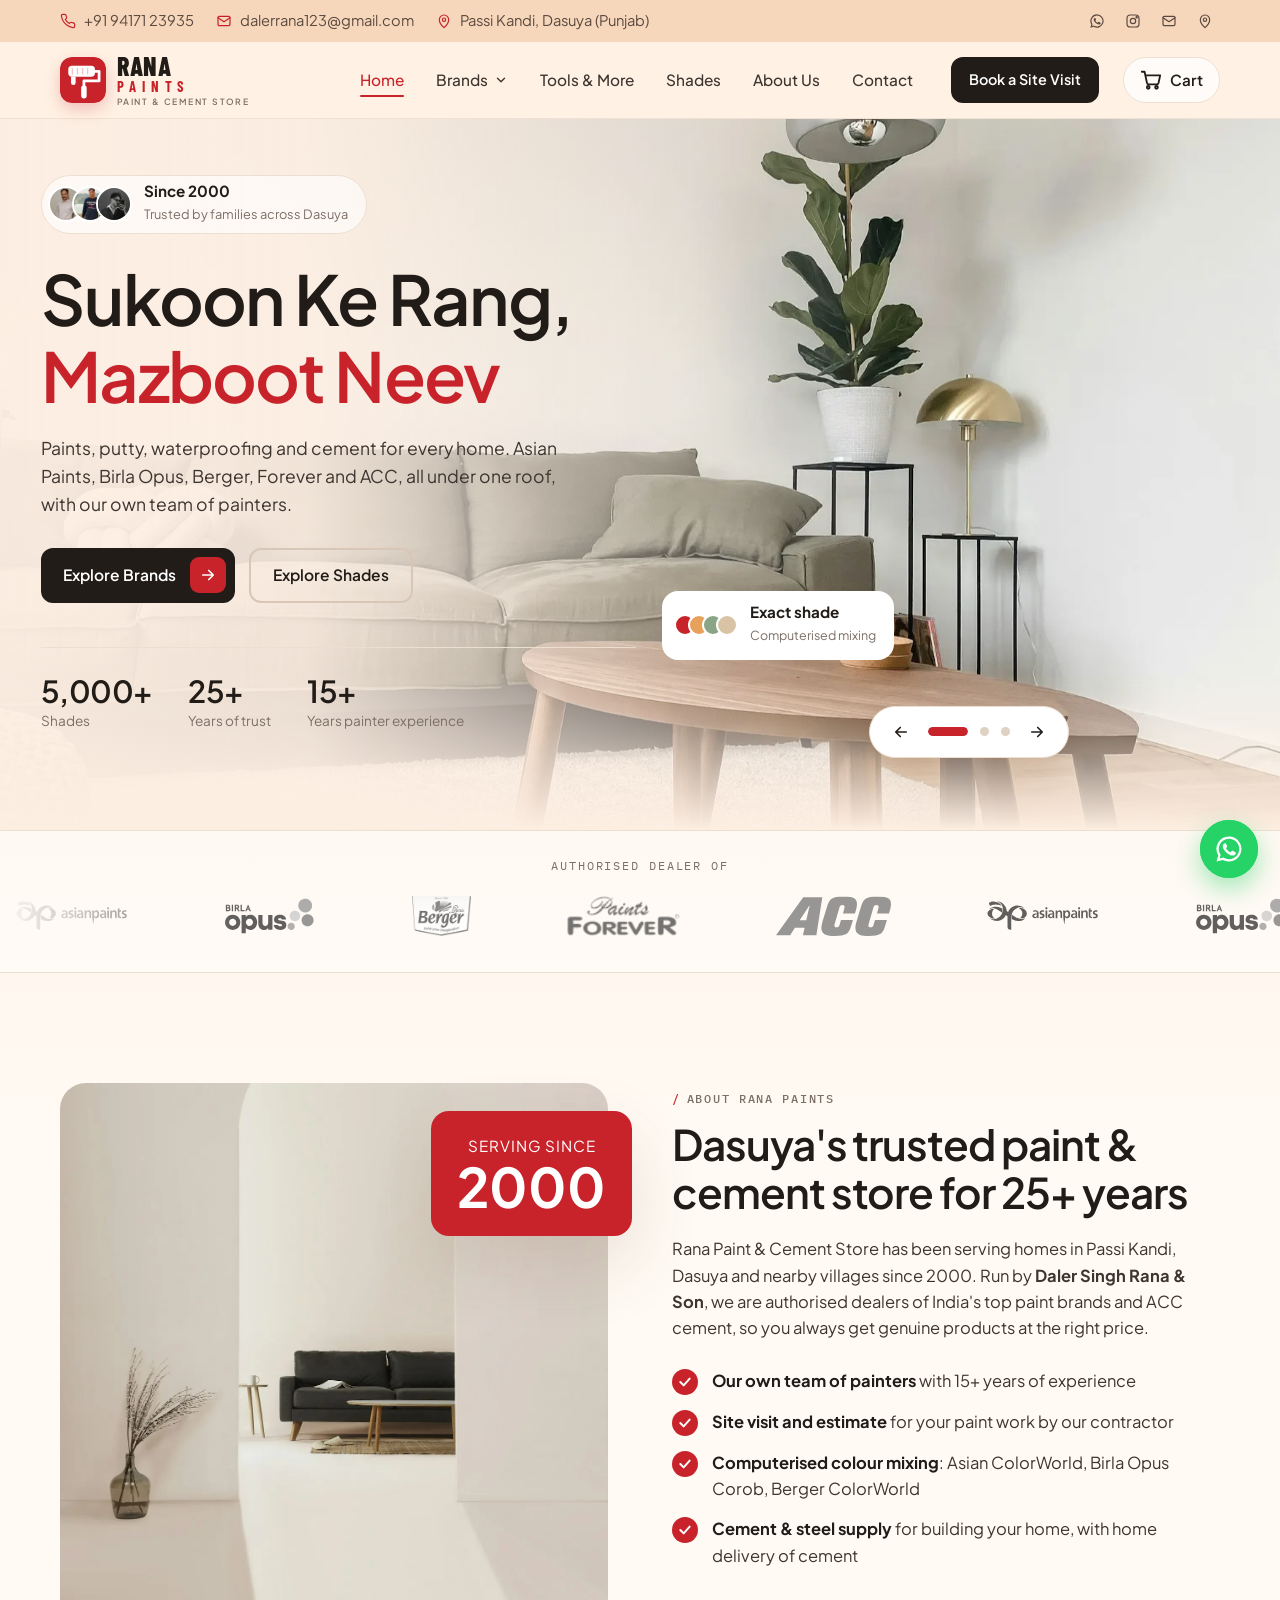
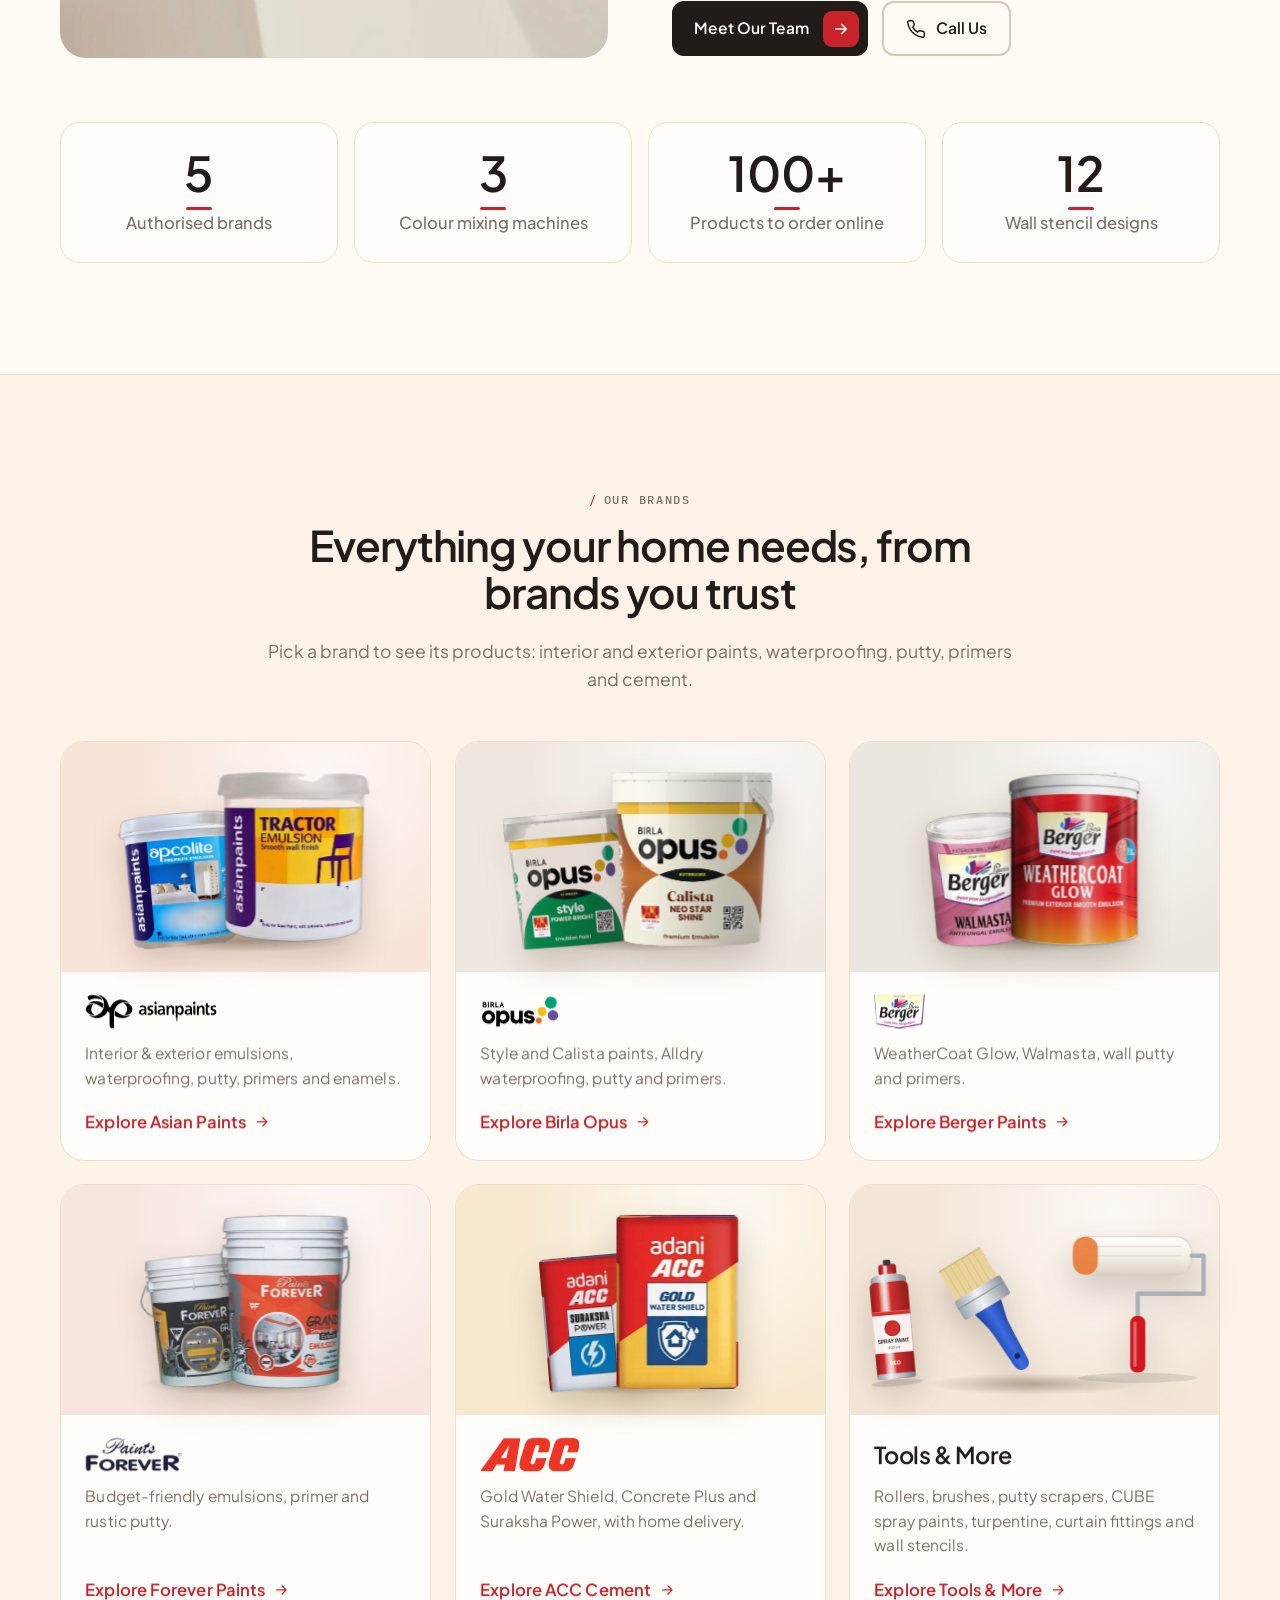
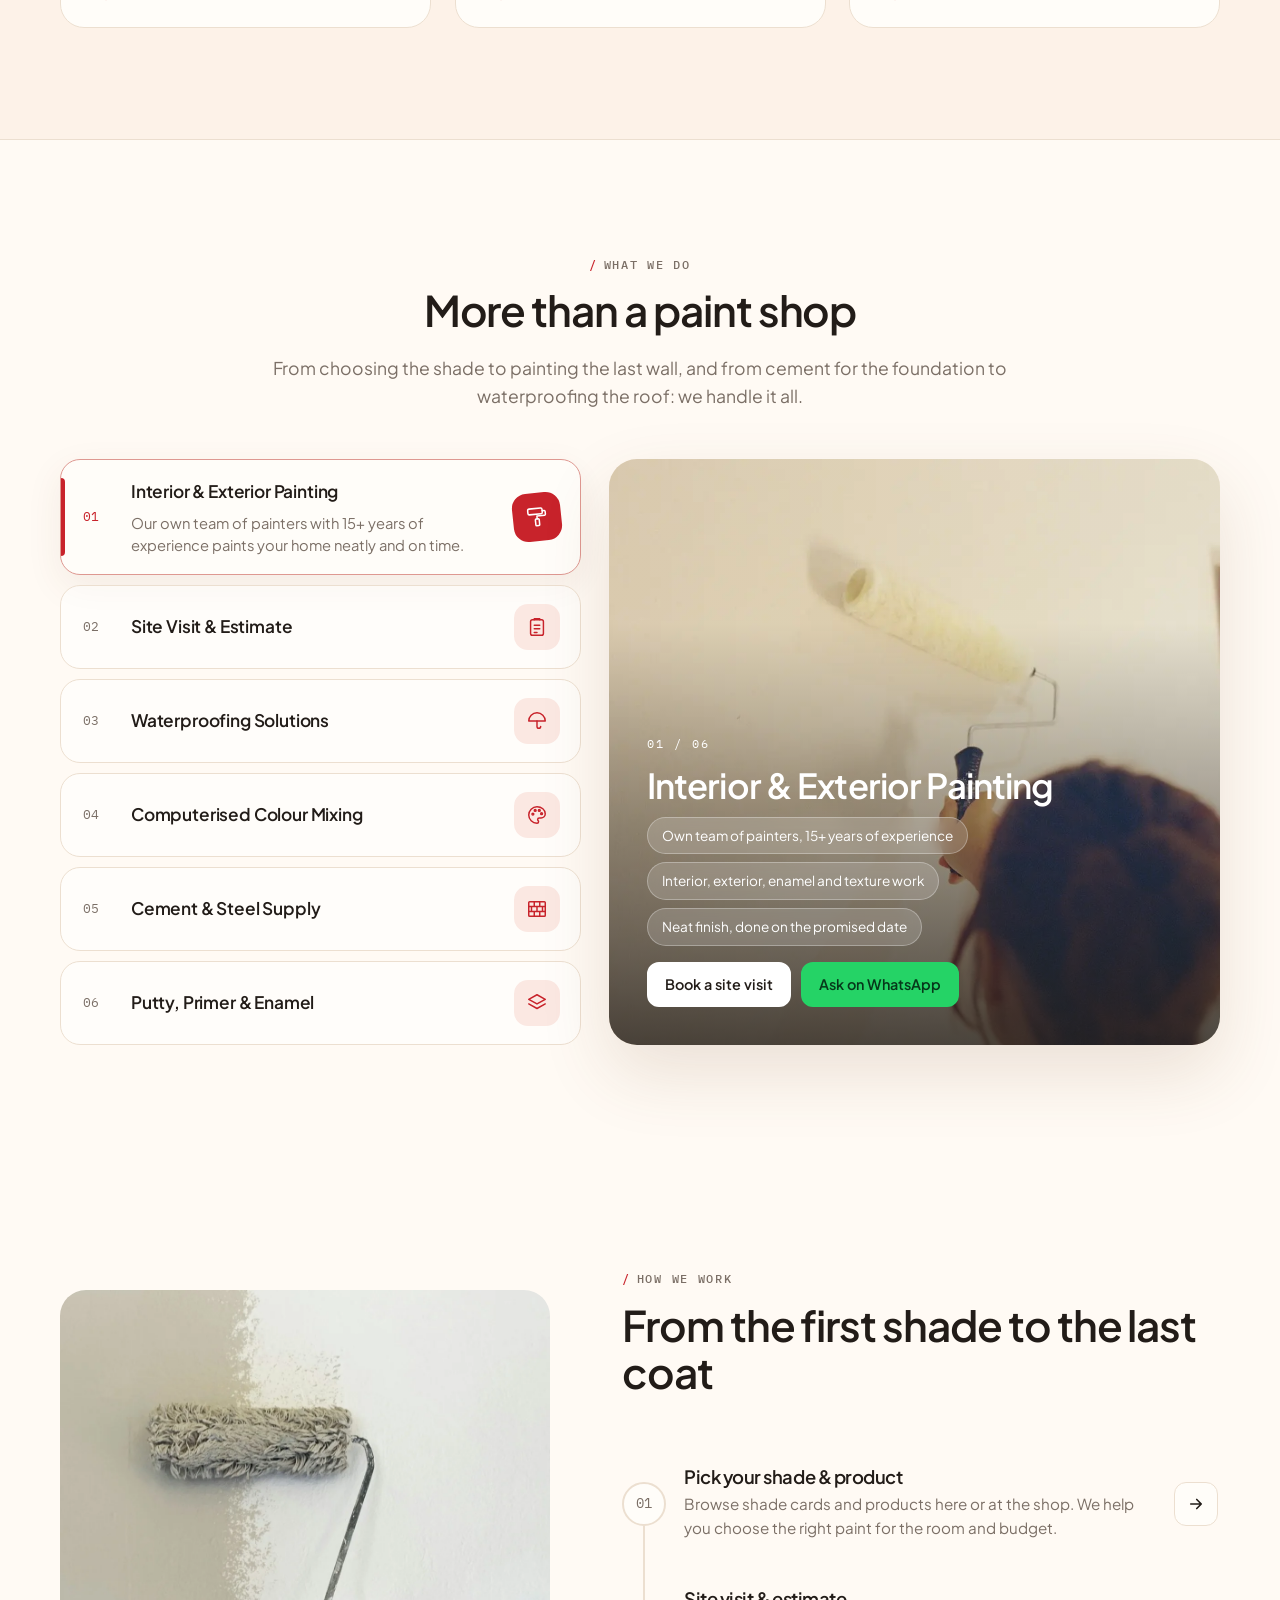
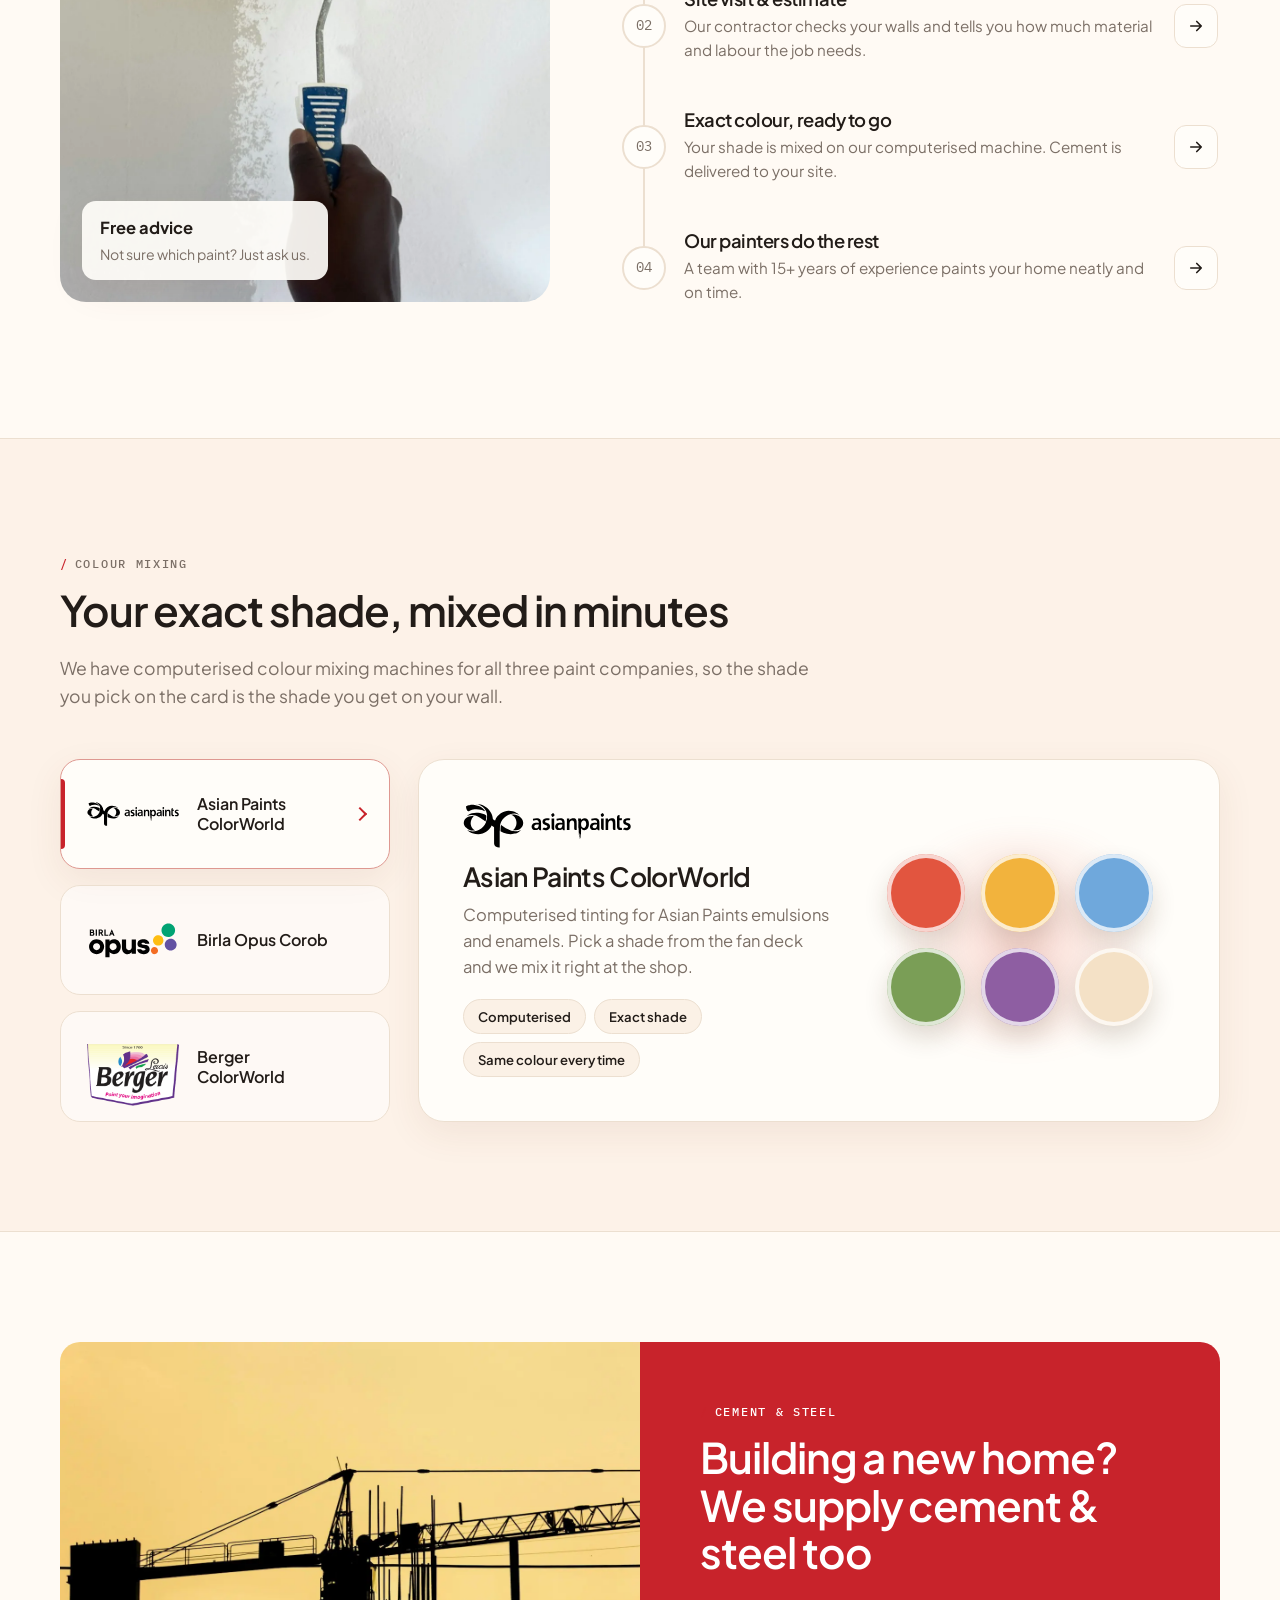
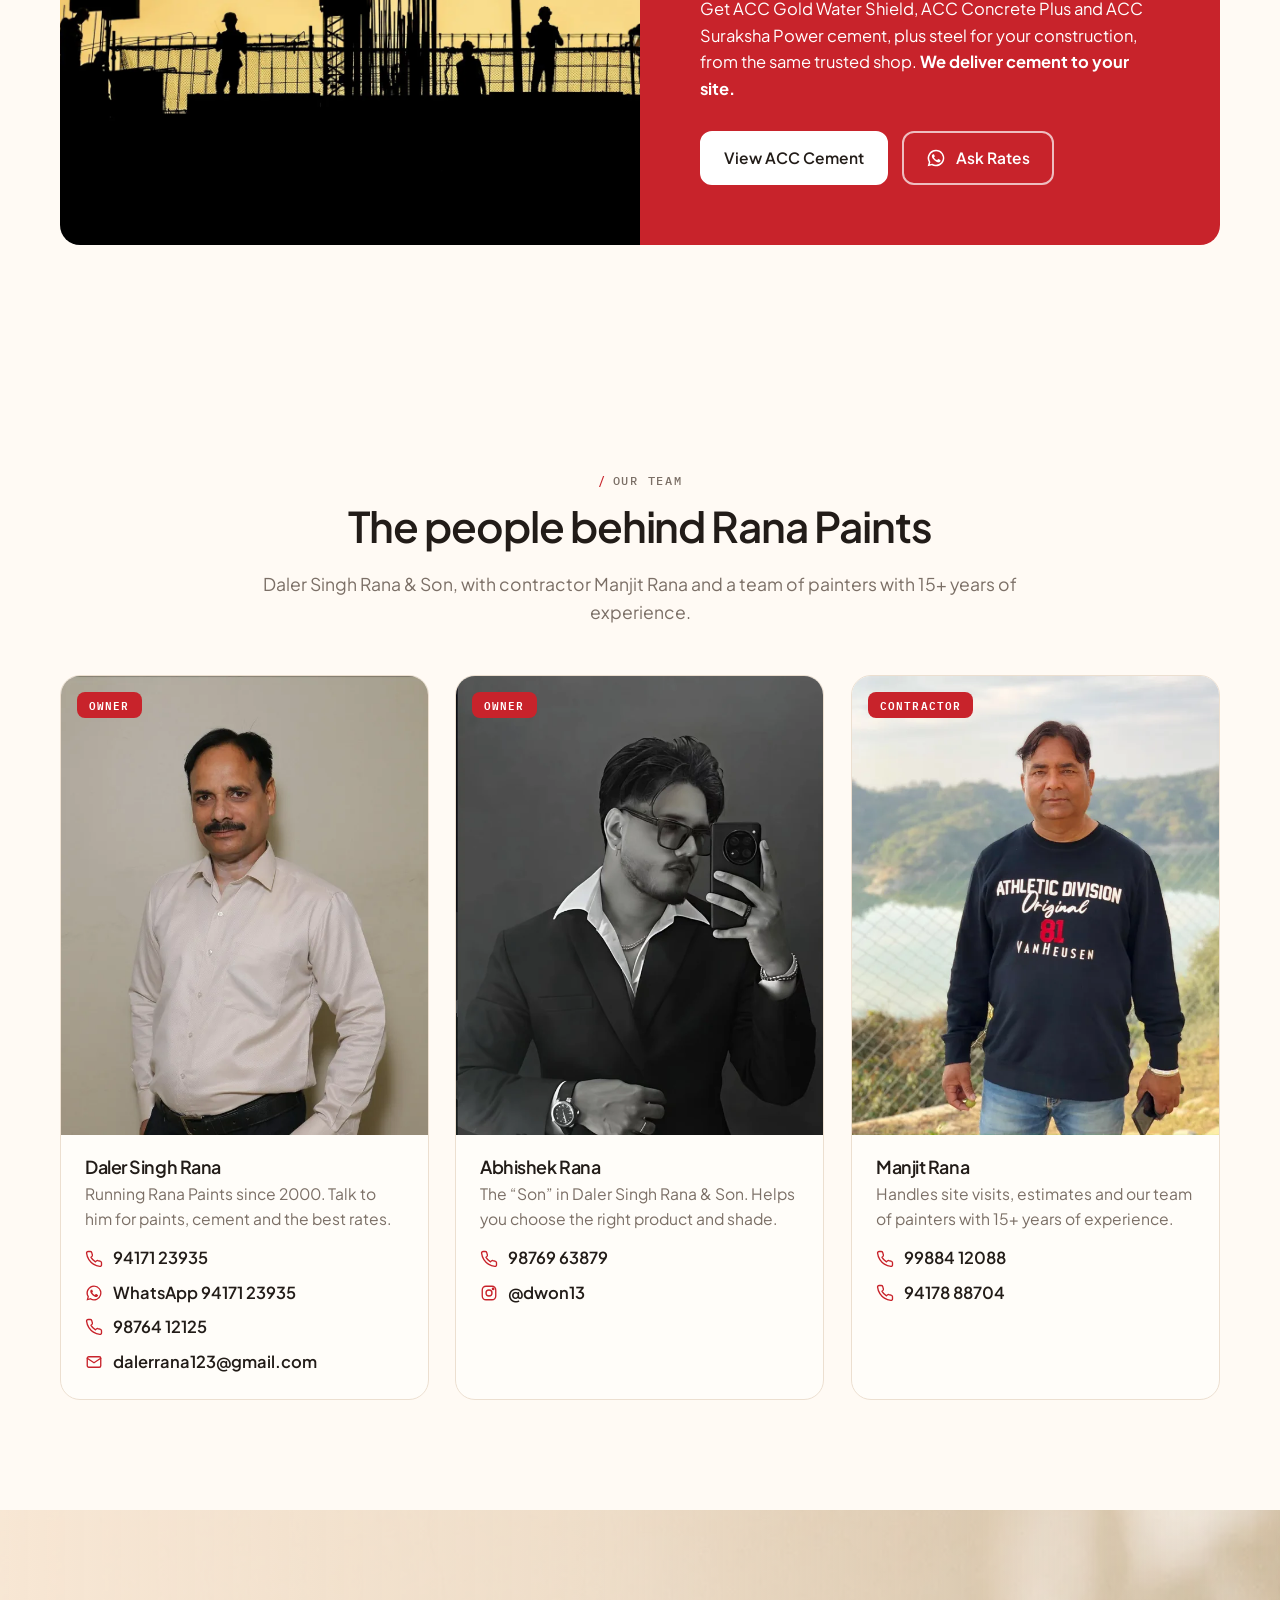
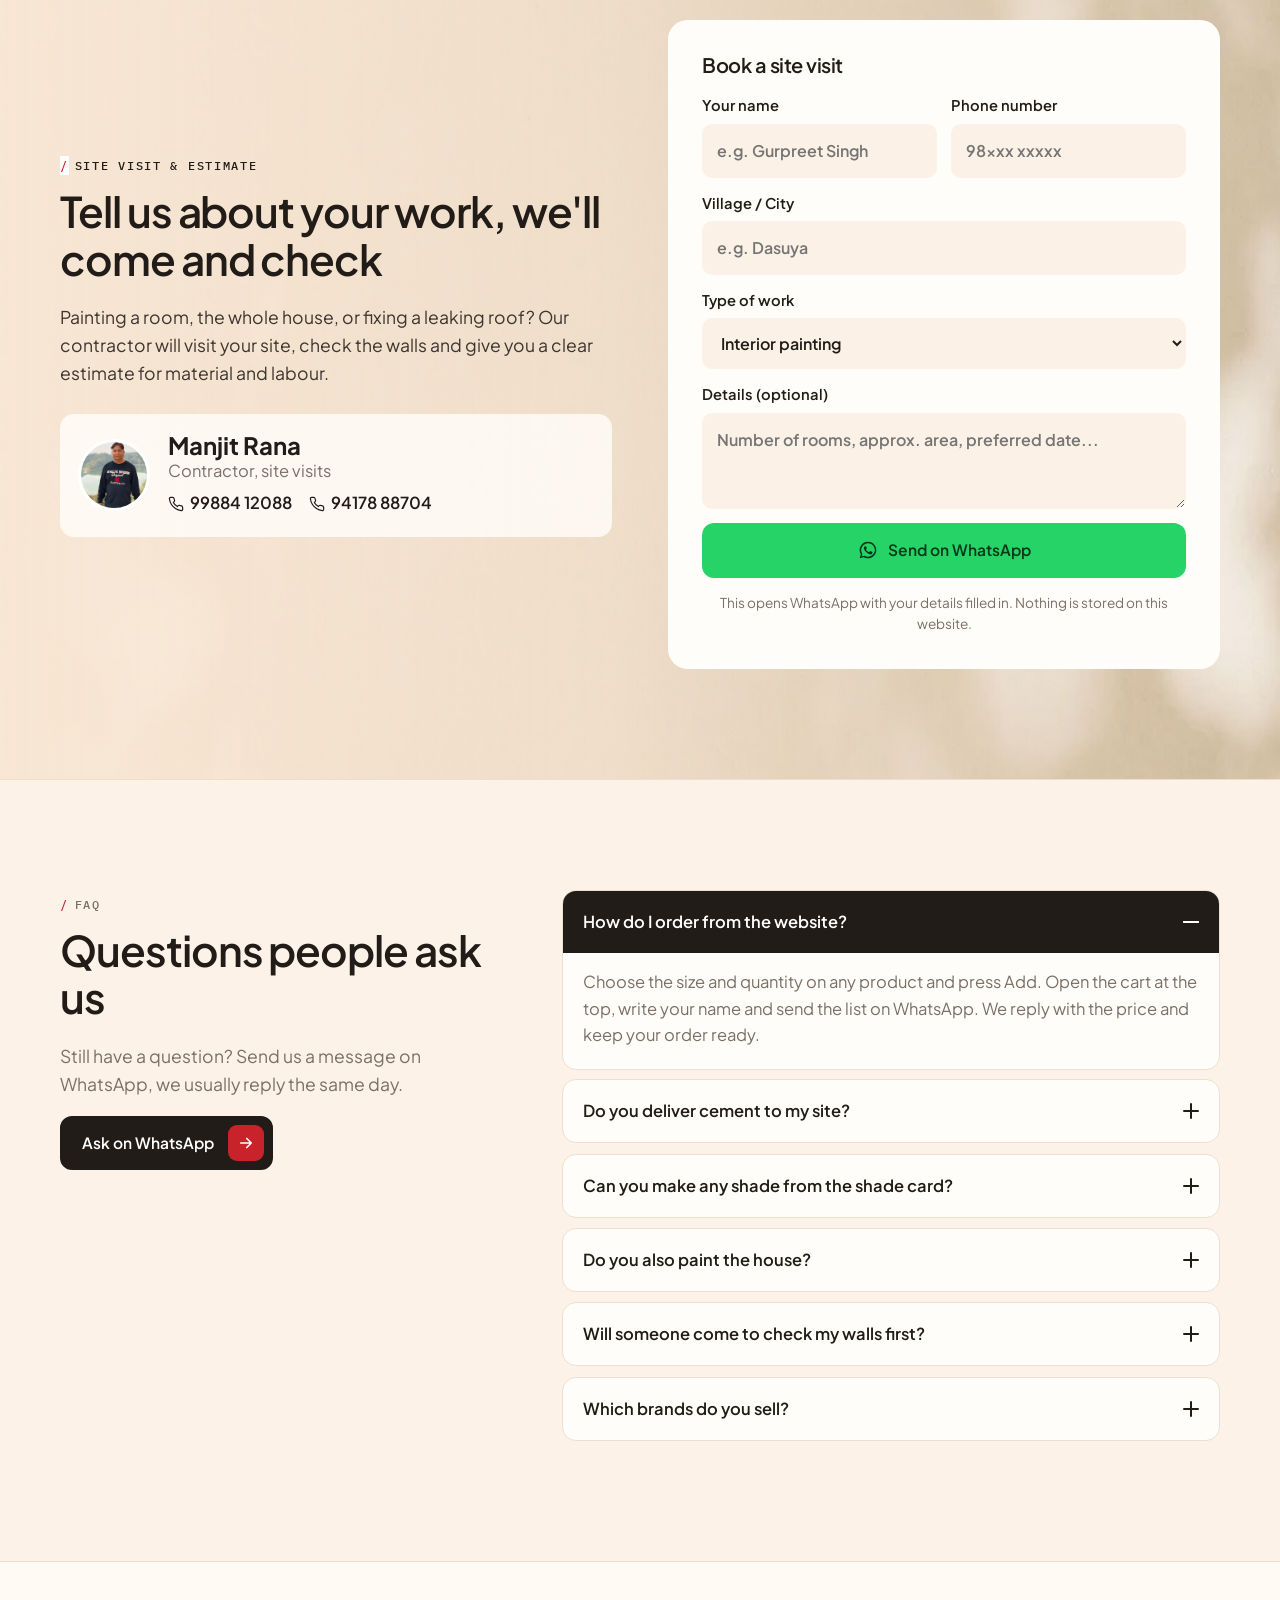
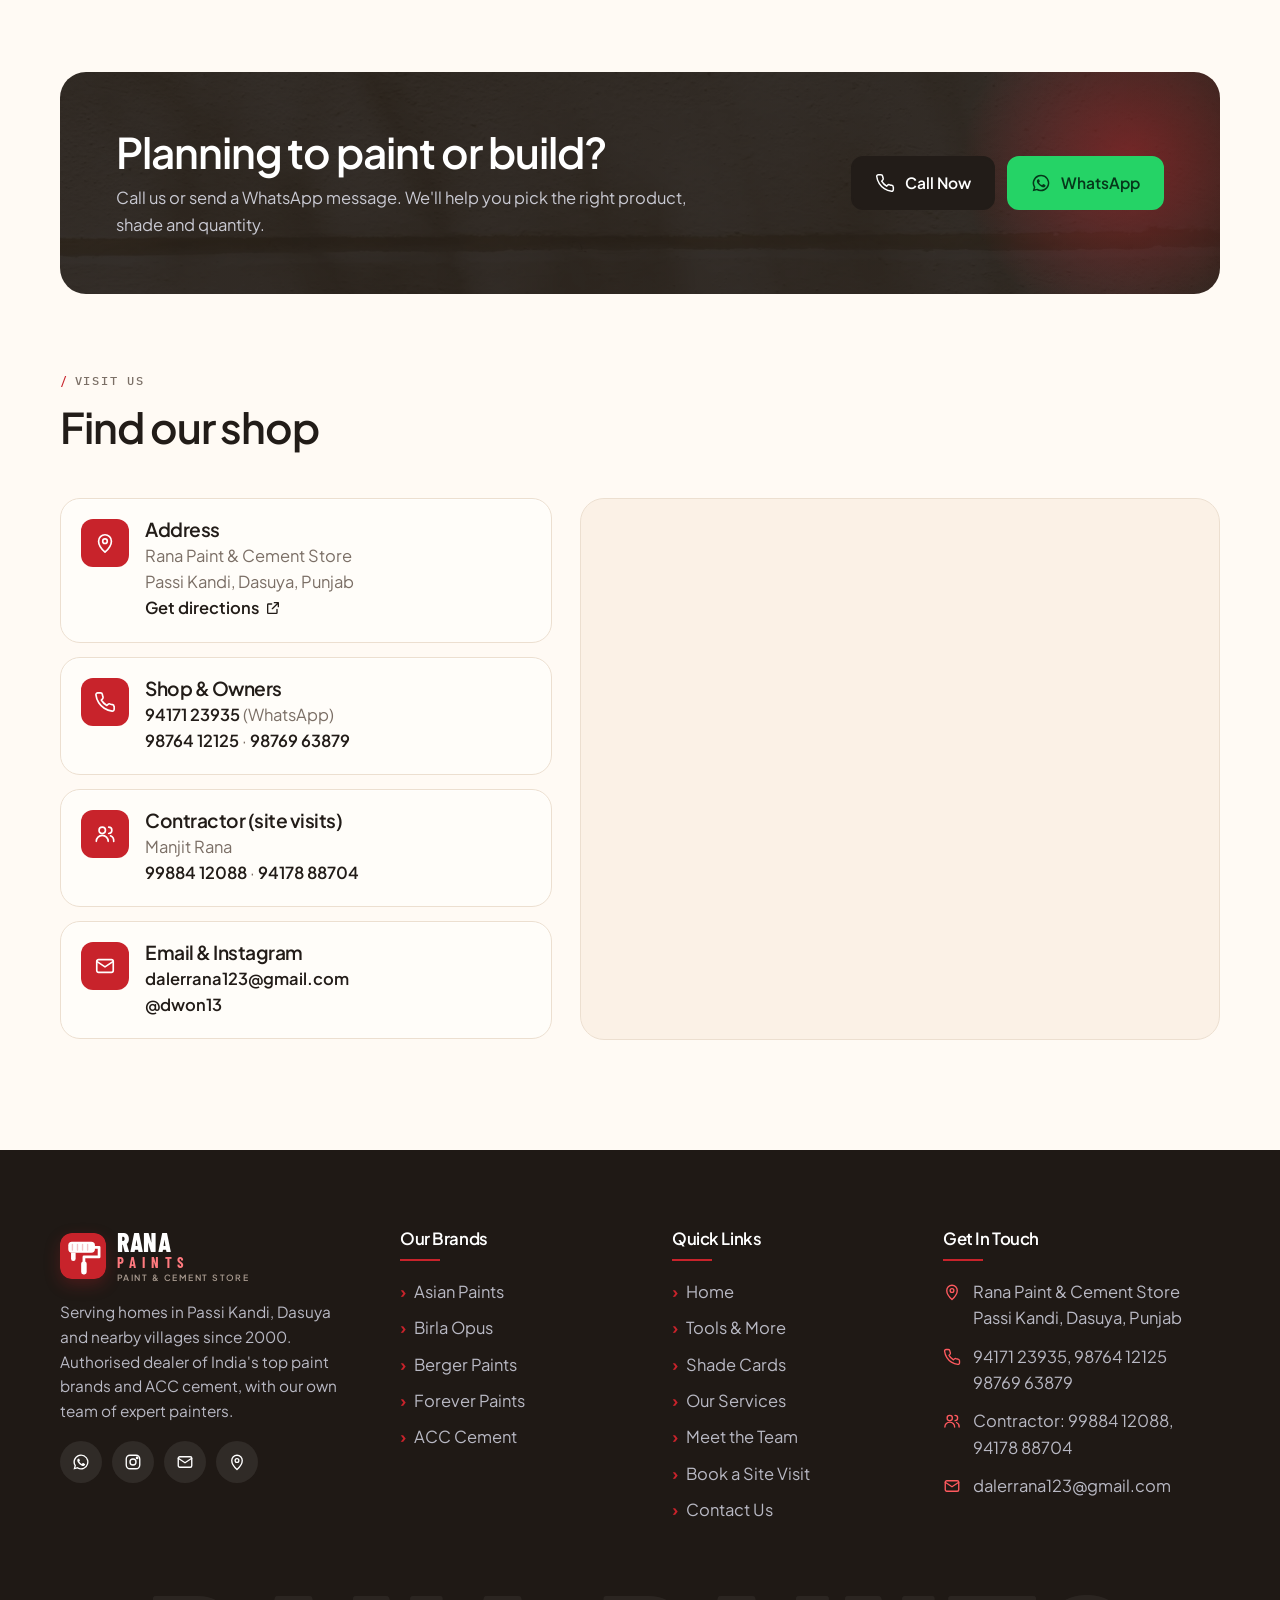
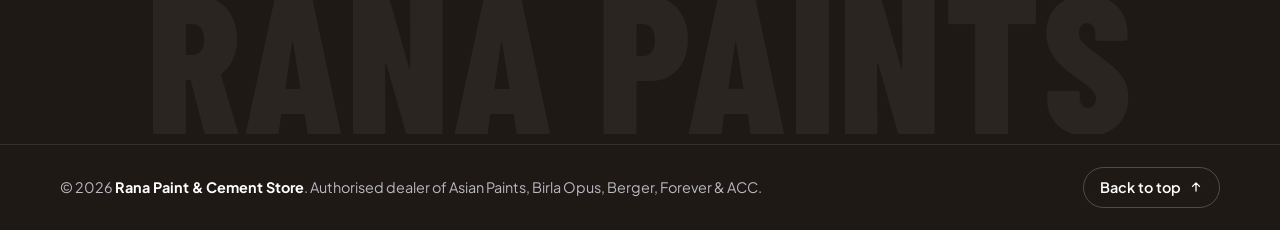
<file: index.html>
<!DOCTYPE html>
<html lang="en">
<head>
<meta charset="utf-8">
<meta name="viewport" content="width=device-width, initial-scale=1">
<title>Rana Paints | Paint & Cement Store, Passi Kandi, Dasuya</title>
<meta name="description" content="Rana Paint & Cement Store, Passi Kandi, Dasuya (Punjab). Authorised dealer of Asian Paints, Birla Opus, Berger Paints, Forever Paints and ACC Cement since 2000. Own team of painters, site visit and estimate.">
<meta name="theme-color" content="#d2161e">
<meta property="og:type" content="website">
<meta property="og:title" content="Rana Paints | Paint & Cement Store, Passi Kandi, Dasuya">
<meta property="og:description" content="Rana Paint & Cement Store, Passi Kandi, Dasuya (Punjab). Authorised dealer of Asian Paints, Birla Opus, Berger Paints, Forever Paints and ACC Cement since 2000. Own team of painters, site visit and estimate.">
<meta property="og:image" content="images/stock/hero-living.webp">
<link rel="icon" href="images/favicon.svg" type="image/svg+xml">
<link rel="preconnect" href="https://fonts.googleapis.com">
<link rel="preconnect" href="https://fonts.gstatic.com" crossorigin>
<link href="https://fonts.googleapis.com/css2?family=Barlow+Condensed:wght@600;700;800&amp;family=Plus+Jakarta+Sans:wght@400;500;600;700&amp;family=IBM+Plex+Mono:wght@500&amp;display=swap" rel="stylesheet">
<link rel="stylesheet" href="css/style.css?v=10">
<link rel="stylesheet" href="css/theme.css?v=29">
<script type="application/ld+json">
{
  "@context": "https://schema.org",
  "@type": "HardwareStore",
  "name": "Rana Paint & Cement Store",
  "alternateName": "Rana Paints",
  "description": "Authorised dealer of Asian Paints, Birla Opus, Berger Paints, Forever Paints and ACC Cement in Passi Kandi, Dasuya, Punjab. Paints, putty, waterproofing, cement and steel, with our own team of painters.",
  "foundingDate": "2000",
  "telephone": "+91-9417123935",
  "email": "dalerrana123@gmail.com",
  "address": {"@type": "PostalAddress", "streetAddress": "Passi Kandi", "addressLocality": "Dasuya", "addressRegion": "Punjab", "addressCountry": "IN"},
  "geo": {"@type": "GeoCoordinates", "latitude": 31.829173, "longitude": 75.7406484},
  "founder": "Daler Singh Rana",
  "sameAs": ["https://www.instagram.com/dwon13/"]
}
</script>
</head>
<body>
<a class="skip-link" href="#main">Skip to content</a>
<div class="topbar">
  <div class="container">
    <div class="topbar__info">
      <a href="tel:+919417123935"><svg viewBox="0 0 24 24" fill="none" stroke="currentColor" stroke-width="1.8" stroke-linecap="round" stroke-linejoin="round" aria-hidden="true"><path d="M22 16.9v3a2 2 0 0 1-2.2 2 19.8 19.8 0 0 1-8.6-3.1 19.5 19.5 0 0 1-6-6A19.8 19.8 0 0 1 2.1 4.2 2 2 0 0 1 4.1 2h3a2 2 0 0 1 2 1.7c.1.9.4 1.8.7 2.7a2 2 0 0 1-.5 2.1L8 9.8a16 16 0 0 0 6 6l1.3-1.3a2 2 0 0 1 2.1-.4c.9.3 1.8.6 2.7.7a2 2 0 0 1 1.7 2z"/></svg> +91 94171 23935</a>
      <a class="hide-sm" href="mailto:dalerrana123@gmail.com"><svg viewBox="0 0 24 24" fill="none" stroke="currentColor" stroke-width="1.8" stroke-linecap="round" stroke-linejoin="round" aria-hidden="true"><rect x="3" y="5" width="18" height="14" rx="2"/><path d="m3 7 9 6 9-6"/></svg> dalerrana123@gmail.com</a>
      <a class="hide-sm" href="https://www.google.com/maps/place/RANA+PAINT+HARDWARE+%26+CEMENT+STORE/@31.8291775,75.7380735,1011m/data=!3m2!1e3!4b1!4m6!3m5!1s0x391b0b5024be199f:0x976d251ef4bd5a5e!8m2!3d31.829173!4d75.7406484!16s%2Fg%2F11vdnwc_x_" target="_blank" rel="noopener"><svg viewBox="0 0 24 24" fill="none" stroke="currentColor" stroke-width="1.8" stroke-linecap="round" stroke-linejoin="round" aria-hidden="true"><path d="M12 22s7-6.3 7-12a7 7 0 0 0-14 0c0 5.7 7 12 7 12z"/><circle cx="12" cy="10" r="2.5"/></svg> Passi Kandi, Dasuya (Punjab)</a>
    </div>
    <div class="topbar__social">
      <a href="https://wa.me/919417123935?text=Namaste%20Rana%20Paints%21" target="_blank" rel="noopener" aria-label="WhatsApp"><svg viewBox="0 0 24 24" fill="currentColor" aria-hidden="true"><path d="M12 2a10 10 0 0 0-8.6 15.1L2 22l5-1.3A10 10 0 1 0 12 2zm0 18.2a8.2 8.2 0 0 1-4.2-1.2l-.3-.2-3 .8.8-2.9-.2-.3A8.2 8.2 0 1 1 12 20.2z"/><path d="M16.6 14.1c-.3-.1-1.5-.7-1.7-.8-.2-.1-.4-.1-.6.1l-.8 1c-.1.2-.3.2-.5.1a6.7 6.7 0 0 1-3.3-2.9c-.3-.4.2-.4.8-1.4.1-.2 0-.3 0-.5l-.8-1.8c-.2-.5-.4-.4-.6-.4h-.5a1 1 0 0 0-.7.3 2.9 2.9 0 0 0-.9 2.2 5 5 0 0 0 1.1 2.7 11.5 11.5 0 0 0 4.4 3.9c1.6.7 2.3.8 3.1.6.5-.1 1.5-.6 1.7-1.2.2-.6.2-1.1.1-1.2l-.8-.3z"/></svg></a>
      <a href="https://www.instagram.com/dwon13/" target="_blank" rel="noopener" aria-label="Instagram"><svg viewBox="0 0 24 24" fill="none" stroke="currentColor" stroke-width="1.8" stroke-linecap="round" stroke-linejoin="round" aria-hidden="true"><rect x="3" y="3" width="18" height="18" rx="5"/><circle cx="12" cy="12" r="4"/><circle cx="17.5" cy="6.5" r="1"/></svg></a>
      <a href="mailto:dalerrana123@gmail.com" aria-label="Email"><svg viewBox="0 0 24 24" fill="none" stroke="currentColor" stroke-width="1.8" stroke-linecap="round" stroke-linejoin="round" aria-hidden="true"><rect x="3" y="5" width="18" height="14" rx="2"/><path d="m3 7 9 6 9-6"/></svg></a>
      <a href="https://www.google.com/maps/place/RANA+PAINT+HARDWARE+%26+CEMENT+STORE/@31.8291775,75.7380735,1011m/data=!3m2!1e3!4b1!4m6!3m5!1s0x391b0b5024be199f:0x976d251ef4bd5a5e!8m2!3d31.829173!4d75.7406484!16s%2Fg%2F11vdnwc_x_" target="_blank" rel="noopener" aria-label="Google Maps"><svg viewBox="0 0 24 24" fill="none" stroke="currentColor" stroke-width="1.8" stroke-linecap="round" stroke-linejoin="round" aria-hidden="true"><path d="M12 22s7-6.3 7-12a7 7 0 0 0-14 0c0 5.7 7 12 7 12z"/><circle cx="12" cy="10" r="2.5"/></svg></a>
    </div>
  </div>
</div>
<header class="header">
  <div class="container header__inner">
    <a class="logo " href="index.html" aria-label="Rana Paints home"><svg class="logo__mark" viewBox="0 0 100 100" aria-hidden="true"><rect width="100" height="100" rx="24" fill="#c8232b"/><rect x="18" y="19" width="58" height="24" rx="8" fill="#fff"/><path d="M27 25v12M38 25v12M49 25v12M60 25v12" stroke="#f3c4c6" stroke-width="3" stroke-linecap="round"/><path d="M76 31h9v21H52v10" fill="none" stroke="#fff" stroke-width="6" stroke-linecap="round" stroke-linejoin="round"/><rect x="46" y="62" width="12" height="28" rx="5" fill="#fff"/><path d="M24 43v13a5 5 0 0 0 10 0V43z" fill="#fff"/></svg><span class="logo__text"><span class="logo__name">RANA</span><span class="logo__sub">PAINTS</span><span class="logo__tag">Paint &amp; Cement Store</span></span></a>
    <nav class="nav" id="site-nav" aria-label="Main">
      <ul class="nav__list">
        <li><a class="nav__link" href="index.html" aria-current="page">Home</a></li>
        <li class="nav__item--drop">
          <button class="nav__link" type="button" aria-expanded="false" aria-controls="brands-menu">Brands <svg viewBox="0 0 24 24" fill="none" stroke="currentColor" stroke-width="2.4" stroke-linecap="round" stroke-linejoin="round" aria-hidden="true"><path d="m6 9 6 6 6-6"/></svg></button>
          <div class="dropdown" id="brands-menu">
          <a href="asian-paints.html"><span class="dropdown__logo"><img src="images/brands/asian-paints.svg" alt=""></span><span><strong>Asian Paints</strong><small>Emulsions, waterproofing, putty, primers &amp; enamels</small></span></a>
          <a href="birla-opus.html"><span class="dropdown__logo"><img src="images/brands/birla-opus.svg" alt=""></span><span><strong>Birla Opus</strong><small>Style &amp; Calista exterior paints, putty, primers</small></span></a>
          <a href="berger-paints.html"><span class="dropdown__logo"><img src="images/brands/berger-paints.png" alt=""></span><span><strong>Berger Paints</strong><small>WeatherCoat, Walmasta, putty &amp; primers</small></span></a>
          <a href="forever-paints.html"><span class="dropdown__logo"><img src="images/brands/forever-paints.png" alt=""></span><span><strong>Forever Paints</strong><small>Emulsions, primer &amp; rustic putty</small></span></a>
          <a href="acc-cement.html"><span class="dropdown__logo"><img src="images/brands/acc.svg" alt=""></span><span><strong>ACC Cement</strong><small>Gold Water Shield, Concrete Plus, Suraksha Power</small></span></a>
          </div>
        </li>
        <li><a class="nav__link" href="tools.html">Tools &amp; More</a></li>
        <li><a class="nav__link" href="shades.html">Shades</a></li>
        <li><a class="nav__link" href="index.html#team">About Us</a></li>
        <li><a class="nav__link" href="index.html#contact">Contact</a></li>
      </ul>
      <div class="nav__mobile-cta">
        <a class="btn" href="index.html#site-visit"><svg viewBox="0 0 24 24" fill="none" stroke="currentColor" stroke-width="1.8" stroke-linecap="round" stroke-linejoin="round" aria-hidden="true"><path d="M3 11 12 4l9 7"/><path d="M5 10v10h14V10"/><path d="M10 20v-5h4v5"/></svg> Book a Site Visit</a>
        <a class="btn btn--outline" href="tel:+919417123935"><svg viewBox="0 0 24 24" fill="none" stroke="currentColor" stroke-width="1.8" stroke-linecap="round" stroke-linejoin="round" aria-hidden="true"><path d="M22 16.9v3a2 2 0 0 1-2.2 2 19.8 19.8 0 0 1-8.6-3.1 19.5 19.5 0 0 1-6-6A19.8 19.8 0 0 1 2.1 4.2 2 2 0 0 1 4.1 2h3a2 2 0 0 1 2 1.7c.1.9.4 1.8.7 2.7a2 2 0 0 1-.5 2.1L8 9.8a16 16 0 0 0 6 6l1.3-1.3a2 2 0 0 1 2.1-.4c.9.3 1.8.6 2.7.7a2 2 0 0 1 1.7 2z"/></svg> Call 94171 23935</a>
        <a class="btn btn--wa" href="https://wa.me/919417123935?text=Namaste%20Rana%20Paints%21" target="_blank" rel="noopener"><svg viewBox="0 0 24 24" fill="currentColor" aria-hidden="true"><path d="M12 2a10 10 0 0 0-8.6 15.1L2 22l5-1.3A10 10 0 1 0 12 2zm0 18.2a8.2 8.2 0 0 1-4.2-1.2l-.3-.2-3 .8.8-2.9-.2-.3A8.2 8.2 0 1 1 12 20.2z"/><path d="M16.6 14.1c-.3-.1-1.5-.7-1.7-.8-.2-.1-.4-.1-.6.1l-.8 1c-.1.2-.3.2-.5.1a6.7 6.7 0 0 1-3.3-2.9c-.3-.4.2-.4.8-1.4.1-.2 0-.3 0-.5l-.8-1.8c-.2-.5-.4-.4-.6-.4h-.5a1 1 0 0 0-.7.3 2.9 2.9 0 0 0-.9 2.2 5 5 0 0 0 1.1 2.7 11.5 11.5 0 0 0 4.4 3.9c1.6.7 2.3.8 3.1.6.5-.1 1.5-.6 1.7-1.2.2-.6.2-1.1.1-1.2l-.8-.3z"/></svg> WhatsApp</a>
      </div>
    </nav>
    <div class="header__cta">
      <a class="btn btn--sm" href="index.html#site-visit">Book a Site Visit</a>
      <a class="callbox" href="tel:+919417123935">
        <span class="callbox__icon"><svg viewBox="0 0 24 24" fill="none" stroke="currentColor" stroke-width="1.8" stroke-linecap="round" stroke-linejoin="round" aria-hidden="true"><path d="M22 16.9v3a2 2 0 0 1-2.2 2 19.8 19.8 0 0 1-8.6-3.1 19.5 19.5 0 0 1-6-6A19.8 19.8 0 0 1 2.1 4.2 2 2 0 0 1 4.1 2h3a2 2 0 0 1 2 1.7c.1.9.4 1.8.7 2.7a2 2 0 0 1-.5 2.1L8 9.8a16 16 0 0 0 6 6l1.3-1.3a2 2 0 0 1 2.1-.4c.9.3 1.8.6 2.7.7a2 2 0 0 1 1.7 2z"/></svg></span>
        <span><small>Call now</small><strong>94171 23935</strong></span>
      </a>
    </div>
    <button class="cart-btn" type="button" data-cart-open aria-label="Open cart"><svg viewBox="0 0 24 24" fill="none" stroke="currentColor" stroke-width="2" stroke-linecap="round" stroke-linejoin="round" aria-hidden="true"><circle cx="9" cy="20" r="1.5"/><circle cx="18" cy="20" r="1.5"/><path d="M2 3h3l2.6 12.2a2 2 0 0 0 2 1.6h8.6a2 2 0 0 0 2-1.5L22 7H6"/></svg><span class="cart-btn__label">Cart</span><span class="cart-count" data-cart-count hidden>0</span></button>
    <button class="nav-toggle" type="button" aria-label="Menu" aria-expanded="false" aria-controls="site-nav"><span></span></button>
  </div>
</header>
<main id="main">

<!-- ============ HERO ============ -->
<section class="hero" aria-label="Welcome">
  <div class="hero__slides">
      <div class="hero__slide is-active"><img src="images/stock/hero-living.webp" alt="Calm living room with soft beige walls" fetchpriority="high"></div>
      <div class="hero__slide"><img src="images/stock/hero-bedroom.webp" alt="Warm wooden bedroom with sage green walls" loading="lazy"></div>
      <div class="hero__slide"><img src="images/stock/hero-terracotta.webp" alt="Calm terracotta corridor with arches and plants" loading="lazy"></div>
  </div>
  <div class="container hero__inner">
    <div class="hero__text">
      <div class="hero__trust" data-rv="up">
        <span class="hero__faces"><img src="images/team/daler-singh-rana.webp" alt=""><img src="images/team/manjit-rana.webp" alt=""><img src="images/team/abhishek-rana.webp" alt=""></span>
        <span><strong>Since 2000</strong><small>Trusted by families across Dasuya</small></span>
      </div>
      <h1 data-rv="up">Sukoon Ke Rang,<br><span>Mazboot Neev</span></h1>
      <p class="hero__lead" data-rv="up">Paints, putty, waterproofing and cement for every home. Asian Paints, Birla Opus, Berger, Forever and ACC, all under one roof, with our own team of painters.</p>
      <div class="hero__actions" data-rv="up">
        <a class="btn btn--arrow" href="#brands">Explore Brands <span class="btn__arrow"><svg viewBox="0 0 24 24" fill="none" stroke="currentColor" stroke-width="2.2" stroke-linecap="round" stroke-linejoin="round" aria-hidden="true"><path d="M5 12h14M13 6l6 6-6 6"/></svg></span></a>
        <a class="btn btn--outline" href="shades.html">Explore Shades</a>
      </div>
      <ul class="hero__points" data-rv="up">
        <li><strong data-count="5000" data-suffix="+">5000+</strong><span>Shades</span></li>
        <li><strong data-count="25" data-suffix="+">25+</strong><span>Years of trust</span></li>
        <li><strong data-count="15" data-suffix="+">15+</strong><span>Years painter experience</span></li>
      </ul>
    </div>
    <div class="hero__visual" data-rv="right">
      <div class="hero__float" aria-hidden="true">
        <span class="hero__float-dots"><i style="background:#c8232b"></i><i style="background:#e8a15b"></i><i style="background:#8aa486"></i><i style="background:#d9c3a5"></i></span>
        <span><strong>Exact shade</strong><small>Computerised mixing</small></span>
      </div>
      <div class="hero__dots">
        <button class="hero__arrow hero__arrow--prev" type="button" aria-label="Previous slide"><svg viewBox="0 0 24 24" fill="none" stroke="currentColor" stroke-width="2.2" stroke-linecap="round" stroke-linejoin="round" aria-hidden="true"><path d="M19 12H5M11 6l-6 6 6 6"/></svg></button>
        <button type="button" data-slide="0" aria-label="Slide 1"></button><button type="button" data-slide="1" aria-label="Slide 2"></button><button type="button" data-slide="2" aria-label="Slide 3"></button>
        <button class="hero__arrow hero__arrow--next" type="button" aria-label="Next slide"><svg viewBox="0 0 24 24" fill="none" stroke="currentColor" stroke-width="2.2" stroke-linecap="round" stroke-linejoin="round" aria-hidden="true"><path d="M5 12h14M13 6l6 6-6 6"/></svg></button>
      </div>
    </div>
  </div>
</section>

<!-- ============ DEALER MARQUEE ============ -->
<section class="marquee" aria-label="Authorised dealer of">
  <p class="marquee__label">Authorised dealer of</p>
  <div class="marquee__track">
    <div class="marquee__row">
        <a href="asian-paints.html" aria-label="Asian Paints"><img src="images/brands/asian-paints.svg" alt="Asian Paints" loading="lazy"></a>
        <a href="birla-opus.html" aria-label="Birla Opus"><img src="images/brands/birla-opus.svg" alt="Birla Opus" loading="lazy"></a>
        <a href="berger-paints.html" aria-label="Berger Paints"><img src="images/brands/berger-paints.png" alt="Berger Paints" loading="lazy"></a>
        <a href="forever-paints.html" aria-label="Forever Paints"><img src="images/brands/forever-paints.png" alt="Forever Paints" loading="lazy"></a>
        <a href="acc-cement.html" aria-label="ACC Cement"><img src="images/brands/acc.svg" alt="ACC Cement" loading="lazy"></a>
    </div>
    <div class="marquee__row" aria-hidden="true">
        <a href="asian-paints.html" aria-label="Asian Paints"><img src="images/brands/asian-paints.svg" alt="Asian Paints" loading="lazy"></a>
        <a href="birla-opus.html" aria-label="Birla Opus"><img src="images/brands/birla-opus.svg" alt="Birla Opus" loading="lazy"></a>
        <a href="berger-paints.html" aria-label="Berger Paints"><img src="images/brands/berger-paints.png" alt="Berger Paints" loading="lazy"></a>
        <a href="forever-paints.html" aria-label="Forever Paints"><img src="images/brands/forever-paints.png" alt="Forever Paints" loading="lazy"></a>
        <a href="acc-cement.html" aria-label="ACC Cement"><img src="images/brands/acc.svg" alt="ACC Cement" loading="lazy"></a>
    </div>
  </div>
</section>

<!-- ============ ABOUT ============ -->
<section class="section" id="about">
  <div class="container">
    <div class="about">
      <div class="about__media reveal">
        <img src="images/stock/minimal-arch.webp" alt="A calm cream arch with a sofa and dried grass" loading="lazy">
        <div class="about__since"><span>Serving since</span><strong>2000</strong></div>
      </div>
      <div class="reveal">
        <span class="eyebrow">About Rana Paints</span>
        <h2>Dasuya's trusted paint &amp; cement store for 25+ years</h2>
        <p>Rana Paint &amp; Cement Store has been serving homes in Passi Kandi, Dasuya and nearby villages since 2000. Run by <strong>Daler Singh Rana &amp; Son</strong>, we are authorised dealers of India's top paint brands and ACC cement, so you always get genuine products at the right price.</p>
        <ul class="checklist">
          <li><svg viewBox="0 0 24 24" fill="none" stroke="currentColor" stroke-width="3" stroke-linecap="round" stroke-linejoin="round" aria-hidden="true"><path d="m5 12 5 5 9-10"/></svg><span><strong>Our own team of painters</strong> with 15+ years of experience</span></li>
          <li><svg viewBox="0 0 24 24" fill="none" stroke="currentColor" stroke-width="3" stroke-linecap="round" stroke-linejoin="round" aria-hidden="true"><path d="m5 12 5 5 9-10"/></svg><span><strong>Site visit and estimate</strong> for your paint work by our contractor</span></li>
          <li><svg viewBox="0 0 24 24" fill="none" stroke="currentColor" stroke-width="3" stroke-linecap="round" stroke-linejoin="round" aria-hidden="true"><path d="m5 12 5 5 9-10"/></svg><span><strong>Computerised colour mixing</strong>: Asian ColorWorld, Birla Opus Corob, Berger ColorWorld</span></li>
          <li><svg viewBox="0 0 24 24" fill="none" stroke="currentColor" stroke-width="3" stroke-linecap="round" stroke-linejoin="round" aria-hidden="true"><path d="m5 12 5 5 9-10"/></svg><span><strong>Cement &amp; steel supply</strong> for building your home, with home delivery of cement</span></li>
        </ul>
        <div class="hero__actions">
          <a class="btn btn--arrow" href="#team">Meet Our Team <span class="btn__arrow"><svg viewBox="0 0 24 24" fill="none" stroke="currentColor" stroke-width="2.2" stroke-linecap="round" stroke-linejoin="round" aria-hidden="true"><path d="M5 12h14M13 6l6 6-6 6"/></svg></span></a>
          <a class="btn btn--outline" href="tel:+919417123935"><svg viewBox="0 0 24 24" fill="none" stroke="currentColor" stroke-width="1.8" stroke-linecap="round" stroke-linejoin="round" aria-hidden="true"><path d="M22 16.9v3a2 2 0 0 1-2.2 2 19.8 19.8 0 0 1-8.6-3.1 19.5 19.5 0 0 1-6-6A19.8 19.8 0 0 1 2.1 4.2 2 2 0 0 1 4.1 2h3a2 2 0 0 1 2 1.7c.1.9.4 1.8.7 2.7a2 2 0 0 1-.5 2.1L8 9.8a16 16 0 0 0 6 6l1.3-1.3a2 2 0 0 1 2.1-.4c.9.3 1.8.6 2.7.7a2 2 0 0 1 1.7 2z"/></svg> Call Us</a>
        </div>
      </div>
    </div>
    <div class="stats">
      <div class="stat reveal"><strong data-count="5">5</strong><span>Authorised brands</span></div>
      <div class="stat reveal"><strong data-count="3">3</strong><span>Colour mixing machines</span></div>
      <div class="stat reveal"><strong data-count="100" data-suffix="+">100+</strong><span>Products to order online</span></div>
      <div class="stat reveal"><strong data-count="12">12</strong><span>Wall stencil designs</span></div>
    </div>
  </div>
</section>

<!-- ============ BRANDS ============ -->
<section class="section section--soft" id="brands">
  <div class="container">
    <div class="section-head section-head--center">
      <span class="eyebrow">Our Brands</span>
      <h2>Everything your home needs, from brands you trust</h2>
      <p>Pick a brand to see its products: interior and exterior paints, waterproofing, putty, primers and cement.</p>
    </div>
    <div class="brands-grid">
      <a class="brand-card reveal" href="asian-paints.html" style="--brand:#e0312f;--c:#f8e4d9" aria-label="Asian Paints">
        <div class="brand-card__in">
          <div class="brand-card__stage">
            <div class="brand-card__bg"></div>
            <span class="brand-card__ground"></span>
            <div class="brand-card__img"><img class="p-back" src="images/brandcards/asian-a.webp" alt="" loading="lazy"><img class="p-front" src="images/brandcards/asian-b.webp" alt="Asian Paints products" loading="lazy"></div>
          </div>
          <div class="brand-card__body">
            <img class="brand-card__logo" src="images/brands/asian-paints.svg" alt="Asian Paints" loading="lazy">
            <p>Interior &amp; exterior emulsions, waterproofing, putty, primers and enamels.</p>
            <span class="link-arrow">Explore Asian Paints <svg viewBox="0 0 24 24" fill="none" stroke="currentColor" stroke-width="2" stroke-linecap="round" stroke-linejoin="round" aria-hidden="true"><path d="M5 12h14M13 6l6 6-6 6"/></svg></span>
          </div>
        </div>
      </a>
      <a class="brand-card reveal" href="birla-opus.html" style="--brand:#5b3fa0;--c:#efe8e1" aria-label="Birla Opus">
        <div class="brand-card__in">
          <div class="brand-card__stage">
            <div class="brand-card__bg"></div>
            <span class="brand-card__ground"></span>
            <div class="brand-card__img"><img class="p-back" src="images/brandcards/birla-a.webp" alt="" loading="lazy"><img class="p-front" src="images/brandcards/birla-b.webp" alt="Birla Opus products" loading="lazy"></div>
          </div>
          <div class="brand-card__body">
            <img class="brand-card__logo" src="images/brands/birla-opus.svg" alt="Birla Opus" loading="lazy">
            <p>Style and Calista paints, Alldry waterproofing, putty and primers.</p>
            <span class="link-arrow">Explore Birla Opus <svg viewBox="0 0 24 24" fill="none" stroke="currentColor" stroke-width="2" stroke-linecap="round" stroke-linejoin="round" aria-hidden="true"><path d="M5 12h14M13 6l6 6-6 6"/></svg></span>
          </div>
        </div>
      </a>
      <a class="brand-card reveal" href="berger-paints.html" style="--brand:#0b4ea2;--c:#ebe6de" aria-label="Berger Paints">
        <div class="brand-card__in">
          <div class="brand-card__stage">
            <div class="brand-card__bg"></div>
            <span class="brand-card__ground"></span>
            <div class="brand-card__img"><img class="p-back" src="images/brandcards/berger-a.webp" alt="" loading="lazy"><img class="p-front" src="images/brandcards/berger-b.webp" alt="Berger Paints products" loading="lazy"></div>
          </div>
          <div class="brand-card__body">
            <img class="brand-card__logo" src="images/brands/berger-paints.png" alt="Berger Paints" loading="lazy">
            <p>WeatherCoat Glow, Walmasta, wall putty and primers.</p>
            <span class="link-arrow">Explore Berger Paints <svg viewBox="0 0 24 24" fill="none" stroke="currentColor" stroke-width="2" stroke-linecap="round" stroke-linejoin="round" aria-hidden="true"><path d="M5 12h14M13 6l6 6-6 6"/></svg></span>
          </div>
        </div>
      </a>
      <a class="brand-card reveal" href="forever-paints.html" style="--brand:#c8102e;--c:#f7e6de" aria-label="Forever Paints">
        <div class="brand-card__in">
          <div class="brand-card__stage">
            <div class="brand-card__bg"></div>
            <span class="brand-card__ground"></span>
            <div class="brand-card__img"><img class="p-back" src="images/brandcards/forever-a.webp" alt="" loading="lazy"><img class="p-front" src="images/brandcards/forever-b.webp" alt="Forever Paints products" loading="lazy"></div>
          </div>
          <div class="brand-card__body">
            <img class="brand-card__logo" src="images/brands/forever-paints.png" alt="Forever Paints" loading="lazy">
            <p>Budget-friendly emulsions, primer and rustic putty.</p>
            <span class="link-arrow">Explore Forever Paints <svg viewBox="0 0 24 24" fill="none" stroke="currentColor" stroke-width="2" stroke-linecap="round" stroke-linejoin="round" aria-hidden="true"><path d="M5 12h14M13 6l6 6-6 6"/></svg></span>
          </div>
        </div>
      </a>
      <a class="brand-card reveal" href="acc-cement.html" style="--brand:#d71920;--c:#f7e9d0" aria-label="ACC Cement">
        <div class="brand-card__in">
          <div class="brand-card__stage">
            <div class="brand-card__bg"></div>
            <span class="brand-card__ground"></span>
            <div class="brand-card__img"><img class="p-back" src="images/brandcards/acc-a.webp" alt="" loading="lazy"><img class="p-front" src="images/brandcards/acc-b.webp" alt="ACC Cement products" loading="lazy"></div>
          </div>
          <div class="brand-card__body">
            <img class="brand-card__logo" src="images/brands/acc.svg" alt="ACC Cement" loading="lazy">
            <p>Gold Water Shield, Concrete Plus and Suraksha Power, with home delivery.</p>
            <span class="link-arrow">Explore ACC Cement <svg viewBox="0 0 24 24" fill="none" stroke="currentColor" stroke-width="2" stroke-linecap="round" stroke-linejoin="round" aria-hidden="true"><path d="M5 12h14M13 6l6 6-6 6"/></svg></span>
          </div>
        </div>
      </a>
      <a class="brand-card reveal" href="tools.html" style="--brand:#c8232b;--c:#f3e6d8" aria-label="Tools &amp; More">
        <div class="brand-card__in">
          <div class="brand-card__stage">
            <div class="brand-card__bg"></div>
            <span class="brand-card__ground"></span>
            <div class="brand-card__img"><img class="p-back" src="images/products/spray/spray-red.svg" alt="" loading="lazy"><img class="p-mid" src="images/products/tools/atul-brush.svg" alt="" loading="lazy"><img class="p-front" src="images/products/tools/normal-roller.svg" alt="Rollers, brushes and spray paints" loading="lazy"></div>
          </div>
          <div class="brand-card__body">
            <span class="brand-card__word">Tools &amp; More</span>
            <p>Rollers, brushes, putty scrapers, CUBE spray paints, turpentine, curtain fittings and wall stencils.</p>
            <span class="link-arrow">Explore Tools &amp; More <svg viewBox="0 0 24 24" fill="none" stroke="currentColor" stroke-width="2" stroke-linecap="round" stroke-linejoin="round" aria-hidden="true"><path d="M5 12h14M13 6l6 6-6 6"/></svg></span>
          </div>
        </div>
      </a>
    </div>
  </div>
</section>

<!-- ============ SERVICES ============ -->
<section class="section" id="services">
  <div class="container">
    <div class="section-head section-head--center">
      <span class="eyebrow">What We Do</span>
      <h2>More than a paint shop</h2>
      <p>From choosing the shade to painting the last wall, and from cement for the foundation to waterproofing the roof: we handle it all.</p>
    </div>
    <div class="showcase reveal">
      <div class="showcase__list" role="tablist" aria-label="Our services">
        <button type="button" class="sv-tab is-active" role="tab" aria-selected="true" data-s="0"><span class="sv-tab__no">01</span><span class="sv-tab__body"><strong>Interior &amp; Exterior Painting</strong><small>Our own team of painters with 15+ years of experience paints your home neatly and on time.</small></span><span class="sv-tab__ic"><svg viewBox="0 0 24 24" fill="none" stroke="currentColor" stroke-width="1.6" stroke-linecap="round" stroke-linejoin="round" aria-hidden="true"><rect x="3" y="3" width="15" height="6" rx="1.5"/><path d="M18 6h2a1 1 0 0 1 1 1v3a1 1 0 0 1-1 1h-8v3"/><rect x="10" y="14" width="4" height="7" rx="1"/></svg></span></button>
        <button type="button" class="sv-tab" role="tab" aria-selected="false" data-s="1"><span class="sv-tab__no">02</span><span class="sv-tab__body"><strong>Site Visit &amp; Estimate</strong><small>Our contractor visits your site, checks the walls and gives you a clear estimate for paint and labour.</small></span><span class="sv-tab__ic"><svg viewBox="0 0 24 24" fill="none" stroke="currentColor" stroke-width="1.6" stroke-linecap="round" stroke-linejoin="round" aria-hidden="true"><rect x="5" y="4" width="14" height="17" rx="2"/><path d="M9 4V3h6v1"/><path d="M9 10h6M9 14h6M9 18h3"/></svg></span></button>
        <button type="button" class="sv-tab" role="tab" aria-selected="false" data-s="2"><span class="sv-tab__no">03</span><span class="sv-tab__body"><strong>Waterproofing Solutions</strong><small>Terrace, bathroom, water tank and damp wall solutions with Asian Paints SmartCare and more.</small></span><span class="sv-tab__ic"><svg viewBox="0 0 24 24" fill="none" stroke="currentColor" stroke-width="1.6" stroke-linecap="round" stroke-linejoin="round" aria-hidden="true"><path d="M12 3a9 9 0 0 1 9 9H3a9 9 0 0 1 9-9z"/><path d="M12 12v6a2 2 0 0 0 4 0"/></svg></span></button>
        <button type="button" class="sv-tab" role="tab" aria-selected="false" data-s="3"><span class="sv-tab__no">04</span><span class="sv-tab__body"><strong>Computerised Colour Mixing</strong><small>Any shade from the shade card, mixed exactly on ColorWorld and Corob tinting machines.</small></span><span class="sv-tab__ic"><svg viewBox="0 0 24 24" fill="none" stroke="currentColor" stroke-width="1.6" stroke-linecap="round" stroke-linejoin="round" aria-hidden="true"><path d="M12 3a9 9 0 1 0 0 18c1 0 1.7-.8 1.7-1.7 0-.5-.2-.9-.5-1.2-.3-.3-.5-.7-.5-1.2 0-.9.8-1.7 1.7-1.7h2A4.6 4.6 0 0 0 21 10.6C21 6.4 17 3 12 3z"/><circle cx="7.5" cy="11" r="1"/><circle cx="10" cy="7" r="1"/><circle cx="14.5" cy="7" r="1"/><circle cx="17" cy="10.5" r="1"/></svg></span></button>
        <button type="button" class="sv-tab" role="tab" aria-selected="false" data-s="4"><span class="sv-tab__no">05</span><span class="sv-tab__body"><strong>Cement &amp; Steel Supply</strong><small>ACC cement and steel for building your new home, with home delivery of cement.</small></span><span class="sv-tab__ic"><svg viewBox="0 0 24 24" fill="none" stroke="currentColor" stroke-width="1.6" stroke-linecap="round" stroke-linejoin="round" aria-hidden="true"><rect x="3" y="4" width="18" height="16" rx="1"/><path d="M3 9.3h18M3 14.7h18M9 4v5.3M15 4v5.3M6 9.3v5.4M12 9.3v5.4M18 9.3v5.4M9 14.7V20M15 14.7V20"/></svg></span></button>
        <button type="button" class="sv-tab" role="tab" aria-selected="false" data-s="5"><span class="sv-tab__no">06</span><span class="sv-tab__body"><strong>Putty, Primer &amp; Enamel</strong><small>Complete range of wall putty, primers, enamels and painting tools under one roof.</small></span><span class="sv-tab__ic"><svg viewBox="0 0 24 24" fill="none" stroke="currentColor" stroke-width="1.6" stroke-linecap="round" stroke-linejoin="round" aria-hidden="true"><path d="m12 3 9 5-9 5-9-5z"/><path d="m3 13 9 5 9-5"/></svg></span></button>
      </div>
      <div class="showcase__stage">
        <article class="sv-panel is-active" role="tabpanel" data-s="0">
          <img src="images/stock/painting-wall.webp" alt="A painter rolling cream paint on a wall" loading="lazy">
          <div class="sv-panel__body">
            <span class="sv-panel__no">01 / 06</span>
            <h3>Interior &amp; Exterior Painting</h3>
            <ul class="sv-panel__pts"><li>Own team of painters, 15+ years of experience</li><li>Interior, exterior, enamel and texture work</li><li>Neat finish, done on the promised date</li></ul>
            <div class="sv-panel__acts"><a class="btn btn--sm btn--outline" href="#site-visit">Book a site visit</a><a class="btn btn--sm btn--wa" href="https://wa.me/919417123935?text=Namaste%20Rana%20Paints%21%20I%20want%20to%20get%20my%20house%20painted." target="_blank" rel="noopener">Ask on WhatsApp</a></div>
          </div>
        </article>
        <article class="sv-panel" role="tabpanel" data-s="1">
          <img src="images/stock/hero-house.webp" alt="A modern house with a green garden" loading="lazy">
          <div class="sv-panel__body">
            <span class="sv-panel__no">02 / 06</span>
            <h3>Site Visit &amp; Estimate</h3>
            <ul class="sv-panel__pts"><li>Contractor Manjit Rana visits your site</li><li>Walls checked and measured properly</li><li>Clear estimate for material and labour</li></ul>
            <div class="sv-panel__acts"><a class="btn btn--sm btn--outline" href="tel:+919988412088">Call 99884 12088</a><a class="btn btn--sm btn--outline" href="#site-visit">Book online</a></div>
          </div>
        </article>
        <article class="sv-panel" role="tabpanel" data-s="2">
          <img src="images/stock/concrete-steps.webp" alt="Concrete steps in soft light" loading="lazy">
          <div class="sv-panel__body">
            <span class="sv-panel__no">03 / 06</span>
            <h3>Waterproofing Solutions</h3>
            <ul class="sv-panel__pts"><li>Terrace, bathroom, tank and damp walls</li><li>Asian Paints SmartCare and Birla Opus Alldry</li><li>Dr. Fixit 101 and 301 with cement</li></ul>
            <div class="sv-panel__acts"><a class="btn btn--sm btn--outline" href="asian-paints.html#waterproofing">Asian waterproofing</a><a class="btn btn--sm btn--outline" href="acc-cement.html#waterproofing">Dr. Fixit</a></div>
          </div>
        </article>
        <article class="sv-panel" role="tabpanel" data-s="3">
          <img src="images/stock/shade-fandeck.webp" alt="A fan deck of colourful paint shade cards" loading="lazy">
          <div class="sv-panel__body">
            <span class="sv-panel__no">04 / 06</span>
            <h3>Computerised Colour Mixing</h3>
            <ul class="sv-panel__pts"><li>Asian Paints ColorWorld and Berger ColorWorld</li><li>Birla Opus Corob machine</li><li>5000+ shades, exact colour every time</li></ul>
            <div class="sv-panel__acts"><a class="btn btn--sm btn--outline" href="shades.html">Browse shades</a><a class="btn btn--sm btn--outline" href="#machines">Our machines</a></div>
          </div>
        </article>
        <article class="sv-panel" role="tabpanel" data-s="4">
          <img src="images/stock/construction-house.webp" alt="A new house being built with a timber frame" loading="lazy">
          <div class="sv-panel__body">
            <span class="sv-panel__no">05 / 06</span>
            <h3>Cement &amp; Steel Supply</h3>
            <ul class="sv-panel__pts"><li>ACC Gold Water Shield, Concrete Plus, Suraksha Power</li><li>Steel for your construction</li><li>Cement delivered to your site</li></ul>
            <div class="sv-panel__acts"><a class="btn btn--sm btn--outline" href="acc-cement.html">See ACC cement</a><a class="btn btn--sm btn--wa" href="https://wa.me/919417123935?text=Namaste%20Rana%20Paints%21%20I%20need%20cement%20and%20steel%20rates." target="_blank" rel="noopener">Ask rates</a></div>
          </div>
        </article>
        <article class="sv-panel" role="tabpanel" data-s="5">
          <img src="images/stock/hero-bedroom.webp" alt="A bedroom with freshly painted sage green walls" loading="lazy">
          <div class="sv-panel__body">
            <span class="sv-panel__no">06 / 06</span>
            <h3>Putty, Primer &amp; Enamel</h3>
            <ul class="sv-panel__pts"><li>Wall putty from Asian, Birla White and Berger</li><li>Interior and exterior primers</li><li>Enamels, rollers, brushes and spray paints</li></ul>
            <div class="sv-panel__acts"><a class="btn btn--sm btn--outline" href="asian-paints.html#putty">Wall putty</a><a class="btn btn--sm btn--outline" href="tools.html">Tools &amp; more</a></div>
          </div>
        </article>
      </div>
    </div>
  </div>
</section>

<!-- ============ HOW WE WORK ============ -->
<section class="section" id="how">
  <div class="container how">
    <div class="how__media" data-rv="left">
      <img src="images/stock/painting-roller.webp" alt="A hand rolling fresh paint onto a wall" loading="lazy">
      <div class="how__note"><strong>Free advice</strong><span>Not sure which paint? Just ask us.</span></div>
    </div>
    <div>
      <div class="section-head">
        <span class="eyebrow">How we work</span>
        <h2>From the first shade to the last coat</h2>
      </div>
      <ol class="steps">
        <li><span class="steps__n">01</span><div><h3>Pick your shade &amp; product</h3><p>Browse shade cards and products here or at the shop. We help you choose the right paint for the room and budget.</p></div><a class="steps__go" href="shades.html" aria-label="See shades"><svg viewBox="0 0 24 24" fill="none" stroke="currentColor" stroke-width="2.2" stroke-linecap="round" stroke-linejoin="round" aria-hidden="true"><path d="M5 12h14M13 6l6 6-6 6"/></svg></a></li>
        <li><span class="steps__n">02</span><div><h3>Site visit &amp; estimate</h3><p>Our contractor checks your walls and tells you how much material and labour the job needs.</p></div><a class="steps__go" href="#site-visit" aria-label="Book a site visit"><svg viewBox="0 0 24 24" fill="none" stroke="currentColor" stroke-width="2.2" stroke-linecap="round" stroke-linejoin="round" aria-hidden="true"><path d="M5 12h14M13 6l6 6-6 6"/></svg></a></li>
        <li><span class="steps__n">03</span><div><h3>Exact colour, ready to go</h3><p>Your shade is mixed on our computerised machine. Cement is delivered to your site.</p></div><a class="steps__go" href="#machines" aria-label="Colour machines"><svg viewBox="0 0 24 24" fill="none" stroke="currentColor" stroke-width="2.2" stroke-linecap="round" stroke-linejoin="round" aria-hidden="true"><path d="M5 12h14M13 6l6 6-6 6"/></svg></a></li>
        <li><span class="steps__n">04</span><div><h3>Our painters do the rest</h3><p>A team with 15+ years of experience paints your home neatly and on time.</p></div><a class="steps__go" href="#team" aria-label="Meet the team"><svg viewBox="0 0 24 24" fill="none" stroke="currentColor" stroke-width="2.2" stroke-linecap="round" stroke-linejoin="round" aria-hidden="true"><path d="M5 12h14M13 6l6 6-6 6"/></svg></a></li>
      </ol>
    </div>
  </div>
</section>

<!-- ============ COLOUR MACHINES ============ -->
<section class="section section--soft" id="machines">
    <div class="machines__fx" aria-hidden="true"><i style="--x:6%;--s:14px;--c:#c8232b;--d:0s;--t:7.5s"></i><i style="--x:13%;--s:20px;--c:#e0a14f;--d:2.3s;--t:9.5s"></i><i style="--x:21%;--s:12px;--c:#8aa486;--d:4.1s;--t:8.2s"></i><i style="--x:29%;--s:24px;--c:#c9694a;--d:1.2s;--t:10.5s"></i><i style="--x:38%;--s:16px;--c:#d9c3a5;--d:5.6s;--t:7.8s"></i><i style="--x:46%;--s:18px;--c:#9b6b8e;--d:3.3s;--t:9.0s"></i><i style="--x:54%;--s:13px;--c:#6f93a8;--d:6.8s;--t:8.8s"></i><i style="--x:62%;--s:22px;--c:#c8232b;--d:0.7s;--t:10.0s"></i><i style="--x:70%;--s:15px;--c:#e0a14f;--d:4.9s;--t:7.2s"></i><i style="--x:78%;--s:19px;--c:#8aa486;--d:2.9s;--t:9.8s"></i><i style="--x:86%;--s:12px;--c:#c9694a;--d:6.1s;--t:8.4s"></i><i style="--x:93%;--s:21px;--c:#d9c3a5;--d:1.8s;--t:9.2s"></i></div>
  <div class="container">
    <div class="section-head">
      <span class="eyebrow">Colour Mixing</span>
      <h2>Your exact shade, mixed in minutes</h2>
      <p>We have computerised colour mixing machines for all three paint companies, so the shade you pick on the card is the shade you get on your wall.</p>
    </div>
    <div class="mtabs reveal">
      <div class="mtabs__list" role="tablist" aria-label="Colour mixing machines">
        <button type="button" class="mtab is-active" role="tab" aria-selected="true" data-m="0"><span class="mtab__logo"><img src="images/brands/asian-paints.svg" alt=""></span><span class="mtab__name">Asian Paints ColorWorld</span></button>
        <button type="button" class="mtab" role="tab" aria-selected="false" data-m="1"><span class="mtab__logo"><img src="images/brands/birla-opus.svg" alt=""></span><span class="mtab__name">Birla Opus Corob</span></button>
        <button type="button" class="mtab" role="tab" aria-selected="false" data-m="2"><span class="mtab__logo"><img src="images/brands/berger-paints.png" alt=""></span><span class="mtab__name">Berger ColorWorld</span></button>
      </div>
      <div class="mtabs__panels">
        <article class="mpanel is-active" role="tabpanel" data-m="0">
          <div class="mpanel__text">
            <img class="mpanel__logo" src="images/brands/asian-paints.svg" alt="" loading="lazy">
            <h3>Asian Paints ColorWorld</h3>
            <p>Computerised tinting for Asian Paints emulsions and enamels. Pick a shade from the fan deck and we mix it right at the shop.</p>
            <ul class="mpanel__tags"><li>Computerised</li><li>Exact shade</li><li>Same colour every time</li></ul>
          </div>
          <div class="mpanel__dots" style="--glow:#e2553f"><span style="background:#e2553f"></span><span style="background:#f2b33d"></span><span style="background:#6fa8dc"></span><span style="background:#7a9e56"></span><span style="background:#8e5ea2"></span><span style="background:#f4e1c6"></span></div>
        </article>
        <article class="mpanel" role="tabpanel" data-m="1">
          <div class="mpanel__text">
            <img class="mpanel__logo" src="images/brands/birla-opus.svg" alt="" loading="lazy">
            <h3>Birla Opus Corob</h3>
            <p>Corob machine for Birla Opus shades: consistent colour from the first bucket to the last.</p>
            <ul class="mpanel__tags"><li>Computerised</li><li>Exact shade</li><li>Same colour every time</li></ul>
          </div>
          <div class="mpanel__dots" style="--glow:#5c7bbd"><span style="background:#5c7bbd"></span><span style="background:#e05a4f"></span><span style="background:#f0c24b"></span><span style="background:#6aa27a"></span><span style="background:#b08bc5"></span><span style="background:#efe5d2"></span></div>
        </article>
        <article class="mpanel" role="tabpanel" data-m="2">
          <div class="mpanel__text">
            <img class="mpanel__logo" src="images/brands/berger-paints.png" alt="" loading="lazy">
            <h3>Berger ColorWorld</h3>
            <p>Berger tinting machine for WeatherCoat, Walmasta and more. Exact shade, every time.</p>
            <ul class="mpanel__tags"><li>Computerised</li><li>Exact shade</li><li>Same colour every time</li></ul>
          </div>
          <div class="mpanel__dots" style="--glow:#7a3640"><span style="background:#7a3640"></span><span style="background:#6ca5a0"></span><span style="background:#bea793"></span><span style="background:#e29f88"></span><span style="background:#788598"></span><span style="background:#f5edea"></span></div>
        </article>
      </div>
    </div>
  </div>
</section>

<!-- ============ CEMENT & STEEL ============ -->
<section class="section section--tight">
  <div class="container">
    <div class="split split--red reveal">
      <div class="split__media"><img src="images/stock/construction-sunset.webp" alt="House being built at sunset" loading="lazy"></div>
      <div class="split__body">
        <span class="eyebrow">Cement &amp; Steel</span>
        <h2>Building a new home? We supply cement &amp; steel too</h2>
        <p>Get ACC Gold Water Shield, ACC Concrete Plus and ACC Suraksha Power cement, plus steel for your construction, from the same trusted shop. <strong>We deliver cement to your site.</strong></p>
        <div class="hero__actions" style="margin-top:12px">
          <a class="btn btn--white" href="acc-cement.html">View ACC Cement</a>
          <a class="btn btn--ghost-white" href="https://wa.me/919417123935?text=Namaste%20Rana%20Paints%21%20I%20need%20cement%20and%20steel%20rates%20with%20home%20delivery." target="_blank" rel="noopener"><svg viewBox="0 0 24 24" fill="currentColor" aria-hidden="true"><path d="M12 2a10 10 0 0 0-8.6 15.1L2 22l5-1.3A10 10 0 1 0 12 2zm0 18.2a8.2 8.2 0 0 1-4.2-1.2l-.3-.2-3 .8.8-2.9-.2-.3A8.2 8.2 0 1 1 12 20.2z"/><path d="M16.6 14.1c-.3-.1-1.5-.7-1.7-.8-.2-.1-.4-.1-.6.1l-.8 1c-.1.2-.3.2-.5.1a6.7 6.7 0 0 1-3.3-2.9c-.3-.4.2-.4.8-1.4.1-.2 0-.3 0-.5l-.8-1.8c-.2-.5-.4-.4-.6-.4h-.5a1 1 0 0 0-.7.3 2.9 2.9 0 0 0-.9 2.2 5 5 0 0 0 1.1 2.7 11.5 11.5 0 0 0 4.4 3.9c1.6.7 2.3.8 3.1.6.5-.1 1.5-.6 1.7-1.2.2-.6.2-1.1.1-1.2l-.8-.3z"/></svg> Ask Rates</a>
        </div>
      </div>
    </div>
  </div>
</section>

<!-- ============ TEAM ============ -->
<section class="section" id="team">
  <div class="container">
    <div class="section-head section-head--center">
      <span class="eyebrow">Our Team</span>
      <h2>The people behind Rana Paints</h2>
      <p>Daler Singh Rana &amp; Son, with contractor Manjit Rana and a team of painters with 15+ years of experience.</p>
    </div>
    <div class="team">
      <article class="member reveal">
        <div class="member__photo"><img src="images/team/daler-singh-rana.webp" alt="Daler Singh Rana, Owner at Rana Paints" loading="lazy" width="640" height="800"><span class="member__role">Owner</span></div>
        <div class="member__body">
          <h3>Daler Singh Rana</h3>
          <p>Running Rana Paints since 2000. Talk to him for paints, cement and the best rates.</p>
          <div class="member__contacts">
            <a href="tel:+919417123935"><svg viewBox="0 0 24 24" fill="none" stroke="currentColor" stroke-width="1.8" stroke-linecap="round" stroke-linejoin="round" aria-hidden="true"><path d="M22 16.9v3a2 2 0 0 1-2.2 2 19.8 19.8 0 0 1-8.6-3.1 19.5 19.5 0 0 1-6-6A19.8 19.8 0 0 1 2.1 4.2 2 2 0 0 1 4.1 2h3a2 2 0 0 1 2 1.7c.1.9.4 1.8.7 2.7a2 2 0 0 1-.5 2.1L8 9.8a16 16 0 0 0 6 6l1.3-1.3a2 2 0 0 1 2.1-.4c.9.3 1.8.6 2.7.7a2 2 0 0 1 1.7 2z"/></svg> 94171 23935</a>
            <a href="https://wa.me/919417123935?text=Namaste%20Daler%20Singh%20ji%21" target="_blank" rel="noopener"><svg viewBox="0 0 24 24" fill="currentColor" aria-hidden="true"><path d="M12 2a10 10 0 0 0-8.6 15.1L2 22l5-1.3A10 10 0 1 0 12 2zm0 18.2a8.2 8.2 0 0 1-4.2-1.2l-.3-.2-3 .8.8-2.9-.2-.3A8.2 8.2 0 1 1 12 20.2z"/><path d="M16.6 14.1c-.3-.1-1.5-.7-1.7-.8-.2-.1-.4-.1-.6.1l-.8 1c-.1.2-.3.2-.5.1a6.7 6.7 0 0 1-3.3-2.9c-.3-.4.2-.4.8-1.4.1-.2 0-.3 0-.5l-.8-1.8c-.2-.5-.4-.4-.6-.4h-.5a1 1 0 0 0-.7.3 2.9 2.9 0 0 0-.9 2.2 5 5 0 0 0 1.1 2.7 11.5 11.5 0 0 0 4.4 3.9c1.6.7 2.3.8 3.1.6.5-.1 1.5-.6 1.7-1.2.2-.6.2-1.1.1-1.2l-.8-.3z"/></svg> WhatsApp 94171 23935</a>
            <a href="tel:+919876412125"><svg viewBox="0 0 24 24" fill="none" stroke="currentColor" stroke-width="1.8" stroke-linecap="round" stroke-linejoin="round" aria-hidden="true"><path d="M22 16.9v3a2 2 0 0 1-2.2 2 19.8 19.8 0 0 1-8.6-3.1 19.5 19.5 0 0 1-6-6A19.8 19.8 0 0 1 2.1 4.2 2 2 0 0 1 4.1 2h3a2 2 0 0 1 2 1.7c.1.9.4 1.8.7 2.7a2 2 0 0 1-.5 2.1L8 9.8a16 16 0 0 0 6 6l1.3-1.3a2 2 0 0 1 2.1-.4c.9.3 1.8.6 2.7.7a2 2 0 0 1 1.7 2z"/></svg> 98764 12125</a>
            <a href="mailto:dalerrana123@gmail.com"><svg viewBox="0 0 24 24" fill="none" stroke="currentColor" stroke-width="1.8" stroke-linecap="round" stroke-linejoin="round" aria-hidden="true"><rect x="3" y="5" width="18" height="14" rx="2"/><path d="m3 7 9 6 9-6"/></svg> dalerrana123@gmail.com</a>
          </div>
        </div>
      </article>
      <article class="member reveal">
        <div class="member__photo"><img src="images/team/abhishek-rana.webp" alt="Abhishek Rana, Owner at Rana Paints" loading="lazy" width="640" height="800"><span class="member__role">Owner</span></div>
        <div class="member__body">
          <h3>Abhishek Rana</h3>
          <p>The &ldquo;Son&rdquo; in Daler Singh Rana &amp; Son. Helps you choose the right product and shade.</p>
          <div class="member__contacts">
            <a href="tel:+919876963879"><svg viewBox="0 0 24 24" fill="none" stroke="currentColor" stroke-width="1.8" stroke-linecap="round" stroke-linejoin="round" aria-hidden="true"><path d="M22 16.9v3a2 2 0 0 1-2.2 2 19.8 19.8 0 0 1-8.6-3.1 19.5 19.5 0 0 1-6-6A19.8 19.8 0 0 1 2.1 4.2 2 2 0 0 1 4.1 2h3a2 2 0 0 1 2 1.7c.1.9.4 1.8.7 2.7a2 2 0 0 1-.5 2.1L8 9.8a16 16 0 0 0 6 6l1.3-1.3a2 2 0 0 1 2.1-.4c.9.3 1.8.6 2.7.7a2 2 0 0 1 1.7 2z"/></svg> 98769 63879</a>
            <a href="https://www.instagram.com/dwon13/" target="_blank" rel="noopener"><svg viewBox="0 0 24 24" fill="none" stroke="currentColor" stroke-width="1.8" stroke-linecap="round" stroke-linejoin="round" aria-hidden="true"><rect x="3" y="3" width="18" height="18" rx="5"/><circle cx="12" cy="12" r="4"/><circle cx="17.5" cy="6.5" r="1"/></svg> @dwon13</a>
          </div>
        </div>
      </article>
      <article class="member reveal">
        <div class="member__photo"><img src="images/team/manjit-rana.webp" alt="Manjit Rana, Contractor at Rana Paints" loading="lazy" width="640" height="800"><span class="member__role">Contractor</span></div>
        <div class="member__body">
          <h3>Manjit Rana</h3>
          <p>Handles site visits, estimates and our team of painters with 15+ years of experience.</p>
          <div class="member__contacts">
            <a href="tel:+919988412088"><svg viewBox="0 0 24 24" fill="none" stroke="currentColor" stroke-width="1.8" stroke-linecap="round" stroke-linejoin="round" aria-hidden="true"><path d="M22 16.9v3a2 2 0 0 1-2.2 2 19.8 19.8 0 0 1-8.6-3.1 19.5 19.5 0 0 1-6-6A19.8 19.8 0 0 1 2.1 4.2 2 2 0 0 1 4.1 2h3a2 2 0 0 1 2 1.7c.1.9.4 1.8.7 2.7a2 2 0 0 1-.5 2.1L8 9.8a16 16 0 0 0 6 6l1.3-1.3a2 2 0 0 1 2.1-.4c.9.3 1.8.6 2.7.7a2 2 0 0 1 1.7 2z"/></svg> 99884 12088</a>
            <a href="tel:+919417888704"><svg viewBox="0 0 24 24" fill="none" stroke="currentColor" stroke-width="1.8" stroke-linecap="round" stroke-linejoin="round" aria-hidden="true"><path d="M22 16.9v3a2 2 0 0 1-2.2 2 19.8 19.8 0 0 1-8.6-3.1 19.5 19.5 0 0 1-6-6A19.8 19.8 0 0 1 2.1 4.2 2 2 0 0 1 4.1 2h3a2 2 0 0 1 2 1.7c.1.9.4 1.8.7 2.7a2 2 0 0 1-.5 2.1L8 9.8a16 16 0 0 0 6 6l1.3-1.3a2 2 0 0 1 2.1-.4c.9.3 1.8.6 2.7.7a2 2 0 0 1 1.7 2z"/></svg> 94178 88704</a>
          </div>
        </div>
      </article>
    </div>
  </div>
</section>

<!-- ============ SITE VISIT / QUOTE ============ -->
<section class="section quote" id="site-visit">
  <div class="container quote__inner">
    <div>
      <span class="eyebrow">Site Visit &amp; Estimate</span>
      <h2>Tell us about your work, we'll come and check</h2>
      <p class="quote__lead">Painting a room, the whole house, or fixing a leaking roof? Our contractor will visit your site, check the walls and give you a clear estimate for material and labour.</p>
      <div class="quote__contact">
        <img src="images/team/manjit-rana.webp" alt="Manjit Rana">
        <div>
          <strong>Manjit Rana</strong>
          <span style="display:block;margin-bottom:6px;color:#ffe3e4">Contractor, site visits</span>
          <a href="tel:+919988412088"><svg viewBox="0 0 24 24" fill="none" stroke="currentColor" stroke-width="1.8" stroke-linecap="round" stroke-linejoin="round" aria-hidden="true"><path d="M22 16.9v3a2 2 0 0 1-2.2 2 19.8 19.8 0 0 1-8.6-3.1 19.5 19.5 0 0 1-6-6A19.8 19.8 0 0 1 2.1 4.2 2 2 0 0 1 4.1 2h3a2 2 0 0 1 2 1.7c.1.9.4 1.8.7 2.7a2 2 0 0 1-.5 2.1L8 9.8a16 16 0 0 0 6 6l1.3-1.3a2 2 0 0 1 2.1-.4c.9.3 1.8.6 2.7.7a2 2 0 0 1 1.7 2z"/></svg> 99884 12088</a>
          <a href="tel:+919417888704"><svg viewBox="0 0 24 24" fill="none" stroke="currentColor" stroke-width="1.8" stroke-linecap="round" stroke-linejoin="round" aria-hidden="true"><path d="M22 16.9v3a2 2 0 0 1-2.2 2 19.8 19.8 0 0 1-8.6-3.1 19.5 19.5 0 0 1-6-6A19.8 19.8 0 0 1 2.1 4.2 2 2 0 0 1 4.1 2h3a2 2 0 0 1 2 1.7c.1.9.4 1.8.7 2.7a2 2 0 0 1-.5 2.1L8 9.8a16 16 0 0 0 6 6l1.3-1.3a2 2 0 0 1 2.1-.4c.9.3 1.8.6 2.7.7a2 2 0 0 1 1.7 2z"/></svg> 94178 88704</a>
        </div>
      </div>
    </div>
    <form class="form" data-wa-form>
      <h3>Book a site visit</h3>
      <label>Your name<input name="name" required autocomplete="name" placeholder="e.g. Gurpreet Singh"></label>
      <label>Phone number<input name="phone" type="tel" required autocomplete="tel" inputmode="tel" placeholder="98xxx xxxxx"></label>
      <label class="full">Village / City<input name="place" placeholder="e.g. Dasuya"></label>
      <label class="full">Type of work
        <select name="work">
          <option>Interior painting</option>
          <option>Exterior painting</option>
          <option>Full house painting</option>
          <option>Waterproofing (roof / bathroom / walls)</option>
          <option>Cement &amp; steel for construction</option>
          <option>Something else</option>
        </select>
      </label>
      <label class="full">Details (optional)<textarea name="message" placeholder="Number of rooms, approx. area, preferred date..."></textarea></label>
      <button class="btn btn--wa" type="submit"><svg viewBox="0 0 24 24" fill="currentColor" aria-hidden="true"><path d="M12 2a10 10 0 0 0-8.6 15.1L2 22l5-1.3A10 10 0 1 0 12 2zm0 18.2a8.2 8.2 0 0 1-4.2-1.2l-.3-.2-3 .8.8-2.9-.2-.3A8.2 8.2 0 1 1 12 20.2z"/><path d="M16.6 14.1c-.3-.1-1.5-.7-1.7-.8-.2-.1-.4-.1-.6.1l-.8 1c-.1.2-.3.2-.5.1a6.7 6.7 0 0 1-3.3-2.9c-.3-.4.2-.4.8-1.4.1-.2 0-.3 0-.5l-.8-1.8c-.2-.5-.4-.4-.6-.4h-.5a1 1 0 0 0-.7.3 2.9 2.9 0 0 0-.9 2.2 5 5 0 0 0 1.1 2.7 11.5 11.5 0 0 0 4.4 3.9c1.6.7 2.3.8 3.1.6.5-.1 1.5-.6 1.7-1.2.2-.6.2-1.1.1-1.2l-.8-.3z"/></svg> Send on WhatsApp</button>
      <p class="form__note">This opens WhatsApp with your details filled in. Nothing is stored on this website.</p>
    </form>
  </div>
</section>

<!-- ============ FAQ ============ -->
<section class="section section--soft" id="faq">
  <div class="container faq">
    <div class="section-head">
      <span class="eyebrow">FAQ</span>
      <h2>Questions people ask us</h2>
      <p>Still have a question? Send us a message on WhatsApp, we usually reply the same day.</p>
      <a class="btn btn--arrow" href="https://wa.me/919417123935?text=Namaste%20Rana%20Paints%21%20I%20have%20a%20question." target="_blank" rel="noopener">Ask on WhatsApp <span class="btn__arrow"><svg viewBox="0 0 24 24" fill="none" stroke="currentColor" stroke-width="2.2" stroke-linecap="round" stroke-linejoin="round" aria-hidden="true"><path d="M5 12h14M13 6l6 6-6 6"/></svg></span></a>
    </div>
    <div class="faq__list">
      <details class="faq__item" open><summary>How do I order from the website?<span class="faq__icon" aria-hidden="true"></span></summary><div class="faq__a"><p>Choose the size and quantity on any product and press Add. Open the cart at the top, write your name and send the list on WhatsApp. We reply with the price and keep your order ready.</p></div></details>
      <details class="faq__item"><summary>Do you deliver cement to my site?<span class="faq__icon" aria-hidden="true"></span></summary><div class="faq__a"><p>Yes. We deliver ACC cement to your home or construction site. Tell us the number of bags and the location.</p></div></details>
      <details class="faq__item"><summary>Can you make any shade from the shade card?<span class="faq__icon" aria-hidden="true"></span></summary><div class="faq__a"><p>Yes. We have computerised colour mixing machines for Asian Paints (ColorWorld), Birla Opus (Corob) and Berger, so your shade comes out exactly right.</p></div></details>
      <details class="faq__item"><summary>Do you also paint the house?<span class="faq__icon" aria-hidden="true"></span></summary><div class="faq__a"><p>Yes. We have our own team of painters with 15+ years of experience. Our contractor Manjit Rana handles the work.</p></div></details>
      <details class="faq__item"><summary>Will someone come to check my walls first?<span class="faq__icon" aria-hidden="true"></span></summary><div class="faq__a"><p>Yes. Our contractor visits the site, checks the walls and gives you an estimate for paint and labour. Call 99884 12088 or 94178 88704.</p></div></details>
      <details class="faq__item"><summary>Which brands do you sell?<span class="faq__icon" aria-hidden="true"></span></summary><div class="faq__a"><p>We are authorised dealers of Asian Paints, Birla Opus, Berger Paints, Forever Paints and ACC Cement. We also keep Dr. Fixit, Birla White putty, tools, spray paints and curtain fittings.</p></div></details>
    </div>
  </div>
</section>

<!-- ============ CONTACT ============ -->
<section class="section" id="contact">
  <div class="container">
    <div class="cta reveal" style="margin-bottom:72px">
      <div>
        <h2>Planning to paint or build?</h2>
        <p>Call us or send a WhatsApp message. We'll help you pick the right product, shade and quantity.</p>
      </div>
      <div class="cta__actions">
        <a class="btn" href="tel:+919417123935"><svg viewBox="0 0 24 24" fill="none" stroke="currentColor" stroke-width="1.8" stroke-linecap="round" stroke-linejoin="round" aria-hidden="true"><path d="M22 16.9v3a2 2 0 0 1-2.2 2 19.8 19.8 0 0 1-8.6-3.1 19.5 19.5 0 0 1-6-6A19.8 19.8 0 0 1 2.1 4.2 2 2 0 0 1 4.1 2h3a2 2 0 0 1 2 1.7c.1.9.4 1.8.7 2.7a2 2 0 0 1-.5 2.1L8 9.8a16 16 0 0 0 6 6l1.3-1.3a2 2 0 0 1 2.1-.4c.9.3 1.8.6 2.7.7a2 2 0 0 1 1.7 2z"/></svg> Call Now</a>
        <a class="btn btn--wa" href="https://wa.me/919417123935?text=Namaste%20Rana%20Paints%21" target="_blank" rel="noopener"><svg viewBox="0 0 24 24" fill="currentColor" aria-hidden="true"><path d="M12 2a10 10 0 0 0-8.6 15.1L2 22l5-1.3A10 10 0 1 0 12 2zm0 18.2a8.2 8.2 0 0 1-4.2-1.2l-.3-.2-3 .8.8-2.9-.2-.3A8.2 8.2 0 1 1 12 20.2z"/><path d="M16.6 14.1c-.3-.1-1.5-.7-1.7-.8-.2-.1-.4-.1-.6.1l-.8 1c-.1.2-.3.2-.5.1a6.7 6.7 0 0 1-3.3-2.9c-.3-.4.2-.4.8-1.4.1-.2 0-.3 0-.5l-.8-1.8c-.2-.5-.4-.4-.6-.4h-.5a1 1 0 0 0-.7.3 2.9 2.9 0 0 0-.9 2.2 5 5 0 0 0 1.1 2.7 11.5 11.5 0 0 0 4.4 3.9c1.6.7 2.3.8 3.1.6.5-.1 1.5-.6 1.7-1.2.2-.6.2-1.1.1-1.2l-.8-.3z"/></svg> WhatsApp</a>
      </div>
    </div>
    <div class="section-head">
      <span class="eyebrow">Visit Us</span>
      <h2>Find our shop</h2>
    </div>
    <div class="contact">
      <div class="contact__cards">
        <div class="contact-card">
          <span class="contact-card__icon"><svg viewBox="0 0 24 24" fill="none" stroke="currentColor" stroke-width="1.8" stroke-linecap="round" stroke-linejoin="round" aria-hidden="true"><path d="M12 22s7-6.3 7-12a7 7 0 0 0-14 0c0 5.7 7 12 7 12z"/><circle cx="12" cy="10" r="2.5"/></svg></span>
          <div><h3>Address</h3><p>Rana Paint &amp; Cement Store<br>Passi Kandi, Dasuya, Punjab</p><a class="link-arrow" href="https://www.google.com/maps/place/RANA+PAINT+HARDWARE+%26+CEMENT+STORE/@31.8291775,75.7380735,1011m/data=!3m2!1e3!4b1!4m6!3m5!1s0x391b0b5024be199f:0x976d251ef4bd5a5e!8m2!3d31.829173!4d75.7406484!16s%2Fg%2F11vdnwc_x_" target="_blank" rel="noopener">Get directions <svg viewBox="0 0 24 24" fill="none" stroke="currentColor" stroke-width="2" stroke-linecap="round" stroke-linejoin="round" aria-hidden="true"><path d="M14 4h6v6M20 4l-9 9M18 14v5a1 1 0 0 1-1 1H5a1 1 0 0 1-1-1V7a1 1 0 0 1 1-1h5"/></svg></a></div>
        </div>
        <div class="contact-card">
          <span class="contact-card__icon"><svg viewBox="0 0 24 24" fill="none" stroke="currentColor" stroke-width="1.8" stroke-linecap="round" stroke-linejoin="round" aria-hidden="true"><path d="M22 16.9v3a2 2 0 0 1-2.2 2 19.8 19.8 0 0 1-8.6-3.1 19.5 19.5 0 0 1-6-6A19.8 19.8 0 0 1 2.1 4.2 2 2 0 0 1 4.1 2h3a2 2 0 0 1 2 1.7c.1.9.4 1.8.7 2.7a2 2 0 0 1-.5 2.1L8 9.8a16 16 0 0 0 6 6l1.3-1.3a2 2 0 0 1 2.1-.4c.9.3 1.8.6 2.7.7a2 2 0 0 1 1.7 2z"/></svg></span>
          <div><h3>Shop &amp; Owners</h3><p><a href="tel:+919417123935">94171 23935</a> (WhatsApp)<br><a href="tel:+919876412125">98764 12125</a> &middot; <a href="tel:+919876963879">98769 63879</a></p></div>
        </div>
        <div class="contact-card">
          <span class="contact-card__icon"><svg viewBox="0 0 24 24" fill="none" stroke="currentColor" stroke-width="1.8" stroke-linecap="round" stroke-linejoin="round" aria-hidden="true"><circle cx="9" cy="8" r="3.5"/><path d="M2.5 20a6.5 6.5 0 0 1 13 0"/><path d="M16 4.5a3.5 3.5 0 0 1 0 7M18 14a6 6 0 0 1 3.5 6"/></svg></span>
          <div><h3>Contractor (site visits)</h3><p>Manjit Rana<br><a href="tel:+919988412088">99884 12088</a> &middot; <a href="tel:+919417888704">94178 88704</a></p></div>
        </div>
        <div class="contact-card">
          <span class="contact-card__icon"><svg viewBox="0 0 24 24" fill="none" stroke="currentColor" stroke-width="1.8" stroke-linecap="round" stroke-linejoin="round" aria-hidden="true"><rect x="3" y="5" width="18" height="14" rx="2"/><path d="m3 7 9 6 9-6"/></svg></span>
          <div><h3>Email &amp; Instagram</h3><p><a href="mailto:dalerrana123@gmail.com">dalerrana123@gmail.com</a><br><a href="https://www.instagram.com/dwon13/" target="_blank" rel="noopener">@dwon13</a></p></div>
        </div>
      </div>
      <div class="map">
        <iframe title="Rana Paint &amp; Cement Store on Google Maps" src="https://maps.google.com/maps?q=31.829173,75.7406484&amp;z=16&amp;output=embed" loading="lazy" referrerpolicy="no-referrer-when-downgrade" allowfullscreen></iframe>
      </div>
    </div>
  </div>
</section>

</main>
<footer class="footer">
  <div class="container footer__grid">
    <div>
      <a class="logo " href="index.html" aria-label="Rana Paints home"><svg class="logo__mark" viewBox="0 0 100 100" aria-hidden="true"><rect width="100" height="100" rx="24" fill="#c8232b"/><rect x="18" y="19" width="58" height="24" rx="8" fill="#fff"/><path d="M27 25v12M38 25v12M49 25v12M60 25v12" stroke="#f3c4c6" stroke-width="3" stroke-linecap="round"/><path d="M76 31h9v21H52v10" fill="none" stroke="#fff" stroke-width="6" stroke-linecap="round" stroke-linejoin="round"/><rect x="46" y="62" width="12" height="28" rx="5" fill="#fff"/><path d="M24 43v13a5 5 0 0 0 10 0V43z" fill="#fff"/></svg><span class="logo__text"><span class="logo__name">RANA</span><span class="logo__sub">PAINTS</span><span class="logo__tag">Paint &amp; Cement Store</span></span></a>
      <p style="margin-top:18px">Serving homes in Passi Kandi, Dasuya and nearby villages since 2000. Authorised dealer of India's top paint brands and ACC cement, with our own team of expert painters.</p>
      <div class="footer__social">
        <a href="https://wa.me/919417123935?text=Namaste%20Rana%20Paints%21" target="_blank" rel="noopener" aria-label="WhatsApp"><svg viewBox="0 0 24 24" fill="currentColor" aria-hidden="true"><path d="M12 2a10 10 0 0 0-8.6 15.1L2 22l5-1.3A10 10 0 1 0 12 2zm0 18.2a8.2 8.2 0 0 1-4.2-1.2l-.3-.2-3 .8.8-2.9-.2-.3A8.2 8.2 0 1 1 12 20.2z"/><path d="M16.6 14.1c-.3-.1-1.5-.7-1.7-.8-.2-.1-.4-.1-.6.1l-.8 1c-.1.2-.3.2-.5.1a6.7 6.7 0 0 1-3.3-2.9c-.3-.4.2-.4.8-1.4.1-.2 0-.3 0-.5l-.8-1.8c-.2-.5-.4-.4-.6-.4h-.5a1 1 0 0 0-.7.3 2.9 2.9 0 0 0-.9 2.2 5 5 0 0 0 1.1 2.7 11.5 11.5 0 0 0 4.4 3.9c1.6.7 2.3.8 3.1.6.5-.1 1.5-.6 1.7-1.2.2-.6.2-1.1.1-1.2l-.8-.3z"/></svg></a>
        <a href="https://www.instagram.com/dwon13/" target="_blank" rel="noopener" aria-label="Instagram"><svg viewBox="0 0 24 24" fill="none" stroke="currentColor" stroke-width="1.8" stroke-linecap="round" stroke-linejoin="round" aria-hidden="true"><rect x="3" y="3" width="18" height="18" rx="5"/><circle cx="12" cy="12" r="4"/><circle cx="17.5" cy="6.5" r="1"/></svg></a>
        <a href="mailto:dalerrana123@gmail.com" aria-label="Email"><svg viewBox="0 0 24 24" fill="none" stroke="currentColor" stroke-width="1.8" stroke-linecap="round" stroke-linejoin="round" aria-hidden="true"><rect x="3" y="5" width="18" height="14" rx="2"/><path d="m3 7 9 6 9-6"/></svg></a>
        <a href="https://www.google.com/maps/place/RANA+PAINT+HARDWARE+%26+CEMENT+STORE/@31.8291775,75.7380735,1011m/data=!3m2!1e3!4b1!4m6!3m5!1s0x391b0b5024be199f:0x976d251ef4bd5a5e!8m2!3d31.829173!4d75.7406484!16s%2Fg%2F11vdnwc_x_" target="_blank" rel="noopener" aria-label="Google Maps"><svg viewBox="0 0 24 24" fill="none" stroke="currentColor" stroke-width="1.8" stroke-linecap="round" stroke-linejoin="round" aria-hidden="true"><path d="M12 22s7-6.3 7-12a7 7 0 0 0-14 0c0 5.7 7 12 7 12z"/><circle cx="12" cy="10" r="2.5"/></svg></a>
      </div>
    </div>
    <div>
      <h4>Our Brands</h4>
      <ul class="footer__links">
          <li><a href="asian-paints.html">Asian Paints</a></li>
          <li><a href="birla-opus.html">Birla Opus</a></li>
          <li><a href="berger-paints.html">Berger Paints</a></li>
          <li><a href="forever-paints.html">Forever Paints</a></li>
          <li><a href="acc-cement.html">ACC Cement</a></li>
      </ul>
    </div>
    <div>
      <h4>Quick Links</h4>
      <ul class="footer__links">
        <li><a href="index.html">Home</a></li>
        <li><a href="tools.html">Tools &amp; More</a></li>
        <li><a href="shades.html">Shade Cards</a></li>
        <li><a href="index.html#services">Our Services</a></li>
        <li><a href="index.html#team">Meet the Team</a></li>
        <li><a href="index.html#site-visit">Book a Site Visit</a></li>
        <li><a href="index.html#contact">Contact Us</a></li>
      </ul>
    </div>
    <div>
      <h4>Get In Touch</h4>
      <ul class="footer__contact">
        <li><svg viewBox="0 0 24 24" fill="none" stroke="currentColor" stroke-width="1.8" stroke-linecap="round" stroke-linejoin="round" aria-hidden="true"><path d="M12 22s7-6.3 7-12a7 7 0 0 0-14 0c0 5.7 7 12 7 12z"/><circle cx="12" cy="10" r="2.5"/></svg><span>Rana Paint &amp; Cement Store<br>Passi Kandi, Dasuya, Punjab</span></li>
        <li><svg viewBox="0 0 24 24" fill="none" stroke="currentColor" stroke-width="1.8" stroke-linecap="round" stroke-linejoin="round" aria-hidden="true"><path d="M22 16.9v3a2 2 0 0 1-2.2 2 19.8 19.8 0 0 1-8.6-3.1 19.5 19.5 0 0 1-6-6A19.8 19.8 0 0 1 2.1 4.2 2 2 0 0 1 4.1 2h3a2 2 0 0 1 2 1.7c.1.9.4 1.8.7 2.7a2 2 0 0 1-.5 2.1L8 9.8a16 16 0 0 0 6 6l1.3-1.3a2 2 0 0 1 2.1-.4c.9.3 1.8.6 2.7.7a2 2 0 0 1 1.7 2z"/></svg><span><a href="tel:+919417123935">94171 23935</a>, <a href="tel:+919876412125">98764 12125</a><br><a href="tel:+919876963879">98769 63879</a></span></li>
        <li><svg viewBox="0 0 24 24" fill="none" stroke="currentColor" stroke-width="1.8" stroke-linecap="round" stroke-linejoin="round" aria-hidden="true"><circle cx="9" cy="8" r="3.5"/><path d="M2.5 20a6.5 6.5 0 0 1 13 0"/><path d="M16 4.5a3.5 3.5 0 0 1 0 7M18 14a6 6 0 0 1 3.5 6"/></svg><span>Contractor: <a href="tel:+919988412088">99884 12088</a>, <a href="tel:+919417888704">94178 88704</a></span></li>
        <li><svg viewBox="0 0 24 24" fill="none" stroke="currentColor" stroke-width="1.8" stroke-linecap="round" stroke-linejoin="round" aria-hidden="true"><rect x="3" y="5" width="18" height="14" rx="2"/><path d="m3 7 9 6 9-6"/></svg><a href="mailto:dalerrana123@gmail.com">dalerrana123@gmail.com</a></li>
      </ul>
    </div>
  </div>
  <div class="container"><div class="footer__mark" aria-hidden="true">RANA PAINTS</div></div>
  <div class="footer__bottom">
    <div class="container">
      <span>&copy; <span data-year>2026</span> <b>Rana Paint &amp; Cement Store</b>. Authorised dealer of Asian Paints, Birla Opus, Berger, Forever &amp; ACC.</span>
      <a class="footer__top" href="#main">Back to top <svg viewBox="0 0 24 24" fill="none" stroke="currentColor" stroke-width="2.2" stroke-linecap="round" stroke-linejoin="round" aria-hidden="true"><path d="M12 19V5M6 11l6-6 6 6"/></svg></a>
    </div>
  </div>
</footer>
<a class="fab-wa" href="https://wa.me/919417123935?text=Namaste%20Rana%20Paints%21%20I%20have%20a%20question." target="_blank" rel="noopener" aria-label="Chat on WhatsApp"><svg viewBox="0 0 24 24" fill="currentColor" aria-hidden="true"><path d="M12 2a10 10 0 0 0-8.6 15.1L2 22l5-1.3A10 10 0 1 0 12 2zm0 18.2a8.2 8.2 0 0 1-4.2-1.2l-.3-.2-3 .8.8-2.9-.2-.3A8.2 8.2 0 1 1 12 20.2z"/><path d="M16.6 14.1c-.3-.1-1.5-.7-1.7-.8-.2-.1-.4-.1-.6.1l-.8 1c-.1.2-.3.2-.5.1a6.7 6.7 0 0 1-3.3-2.9c-.3-.4.2-.4.8-1.4.1-.2 0-.3 0-.5l-.8-1.8c-.2-.5-.4-.4-.6-.4h-.5a1 1 0 0 0-.7.3 2.9 2.9 0 0 0-.9 2.2 5 5 0 0 0 1.1 2.7 11.5 11.5 0 0 0 4.4 3.9c1.6.7 2.3.8 3.1.6.5-.1 1.5-.6 1.7-1.2.2-.6.2-1.1.1-1.2l-.8-.3z"/></svg></a>
<button class="to-top" type="button" aria-label="Back to top"><svg viewBox="0 0 24 24" fill="none" stroke="currentColor" stroke-width="2.4" stroke-linecap="round" stroke-linejoin="round" aria-hidden="true"><path d="M12 19V5M6 11l6-6 6 6"/></svg></button>
<script src="js/main.js?v=12"></script>
<script src="js/cart.js?v=2"></script>
</body>
</html>
</file>
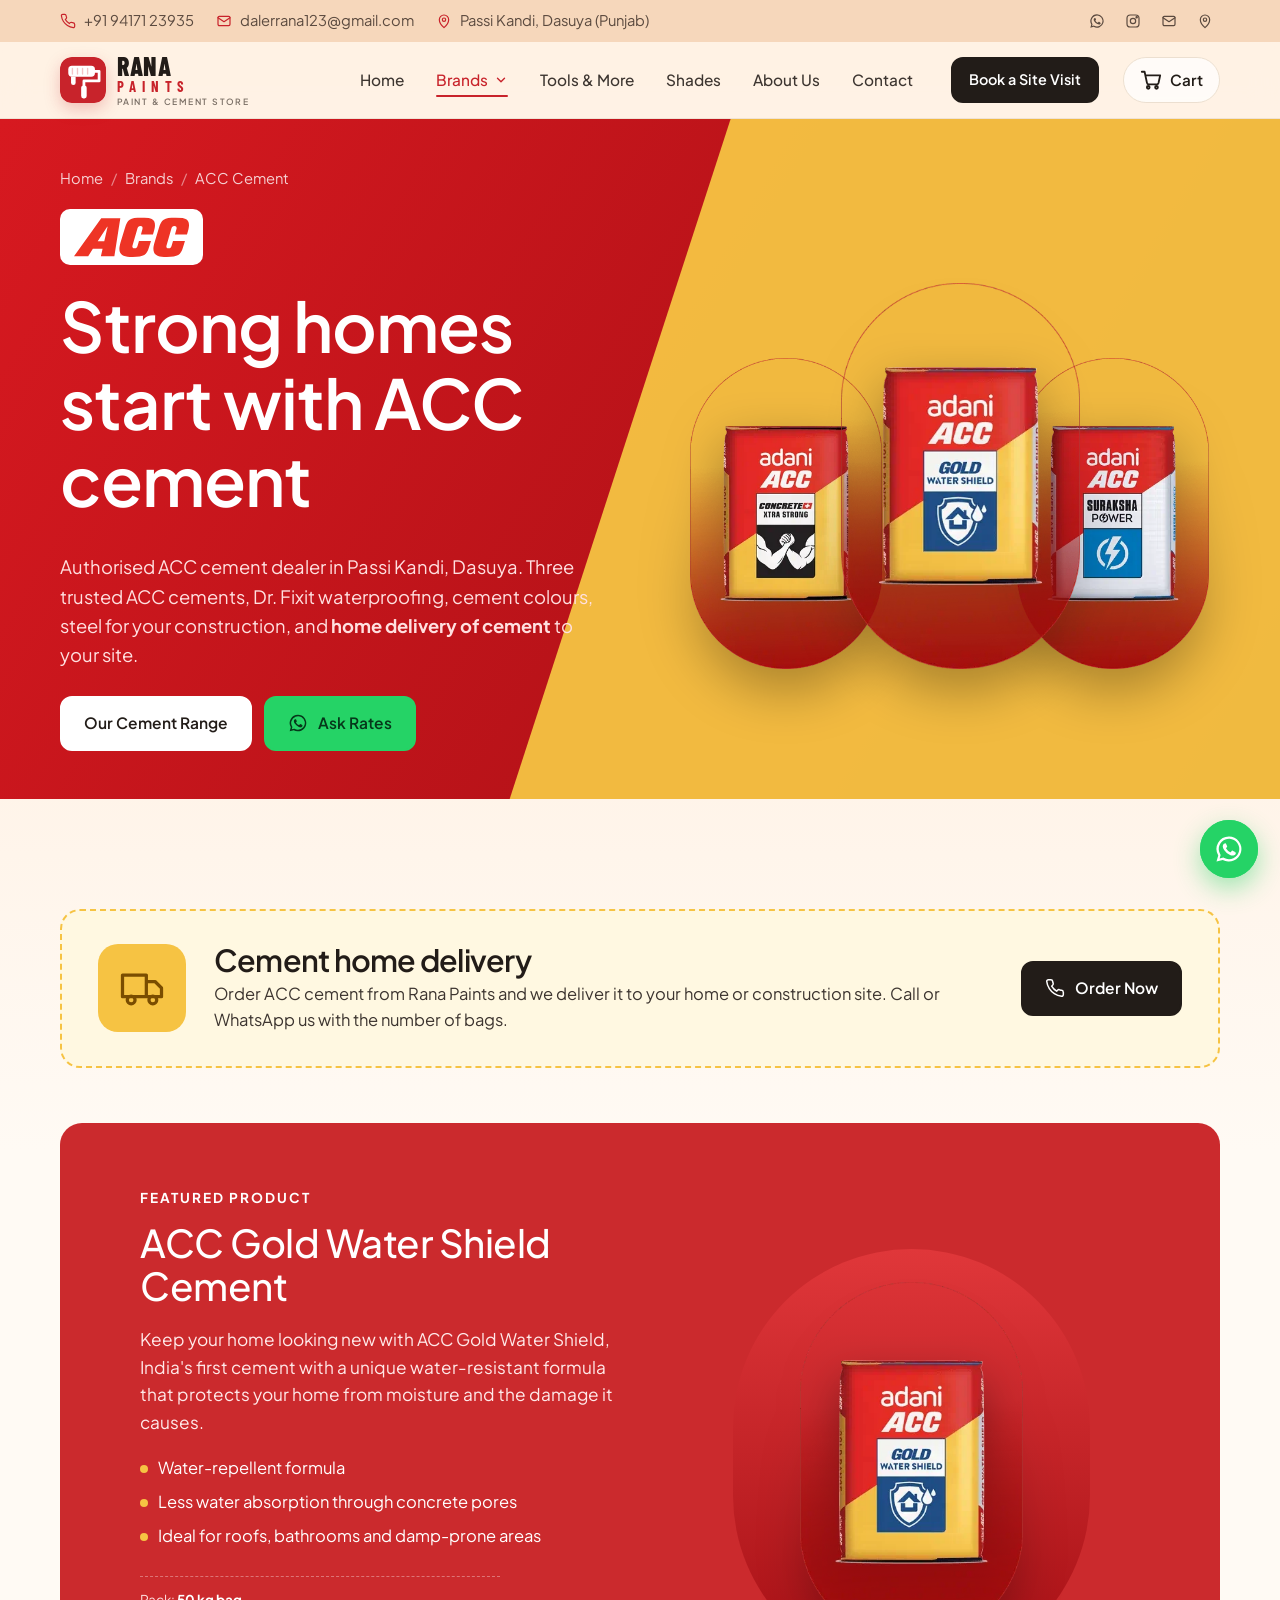
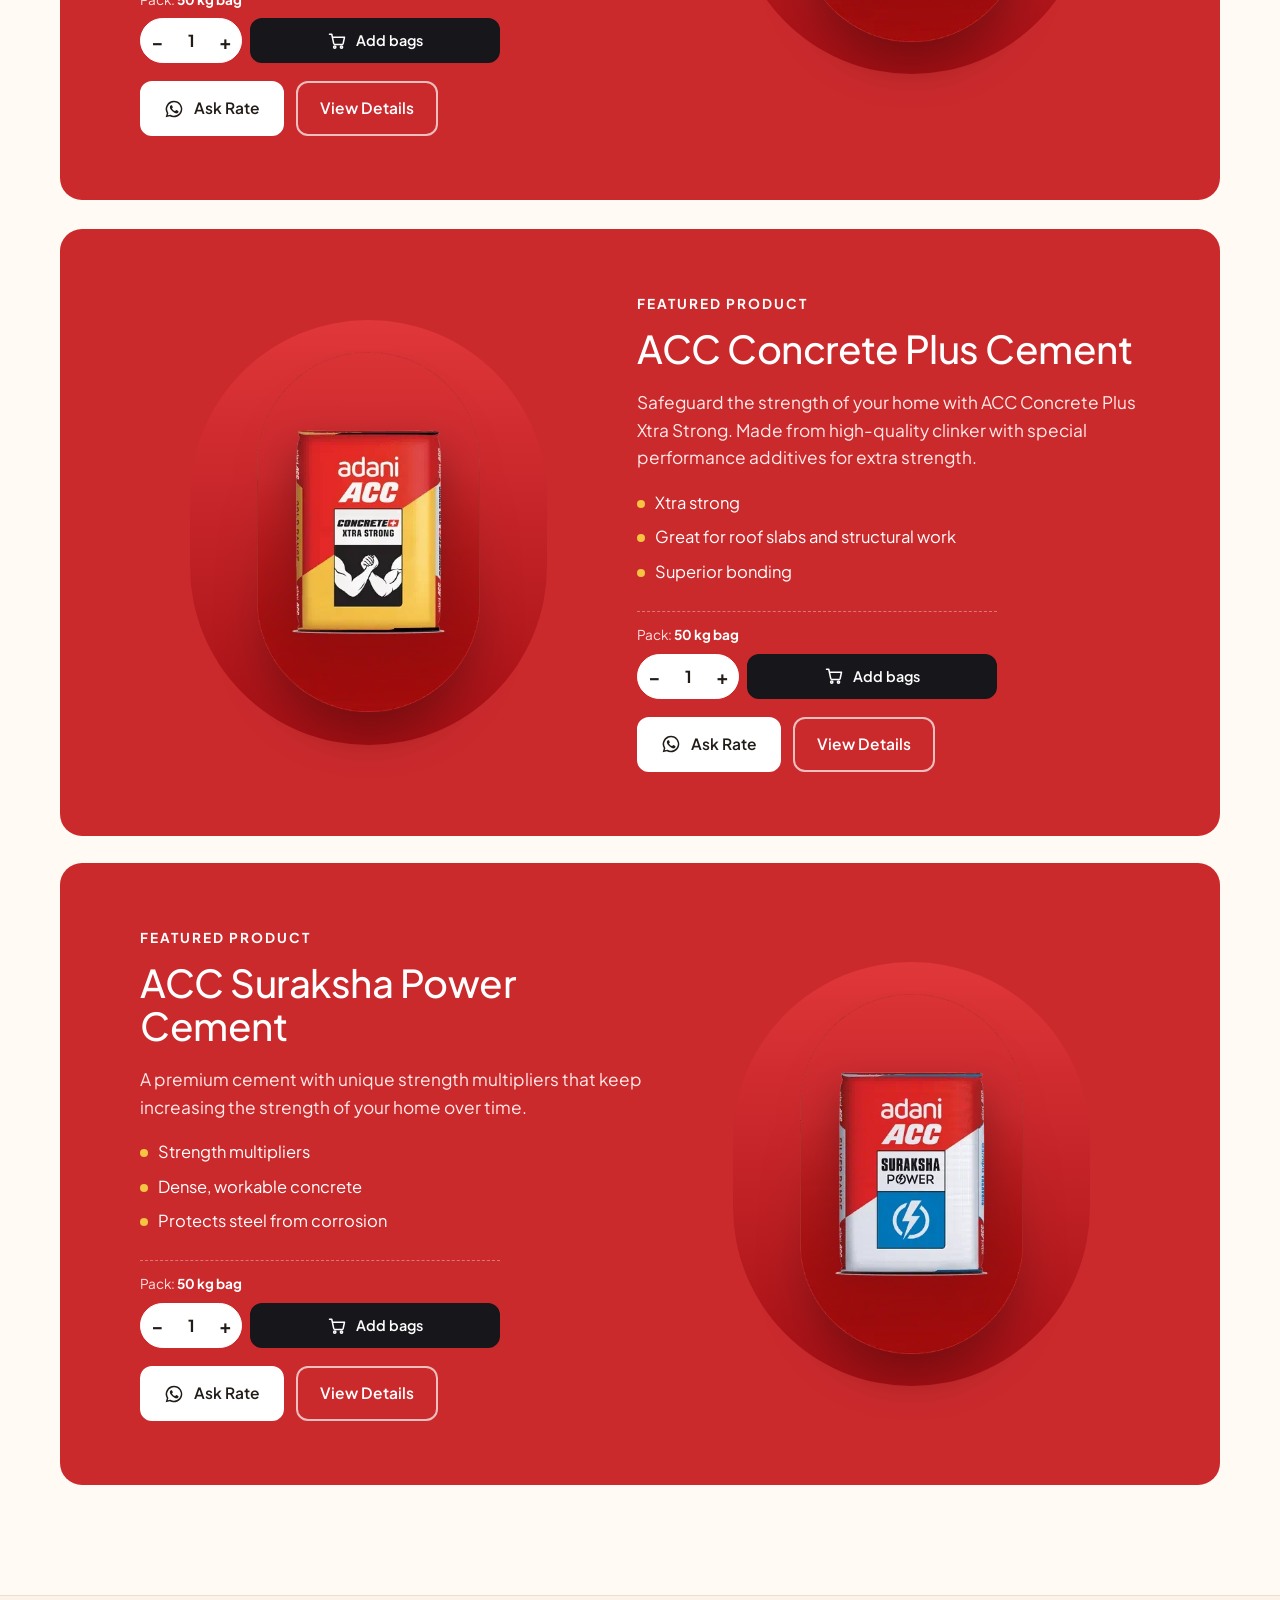
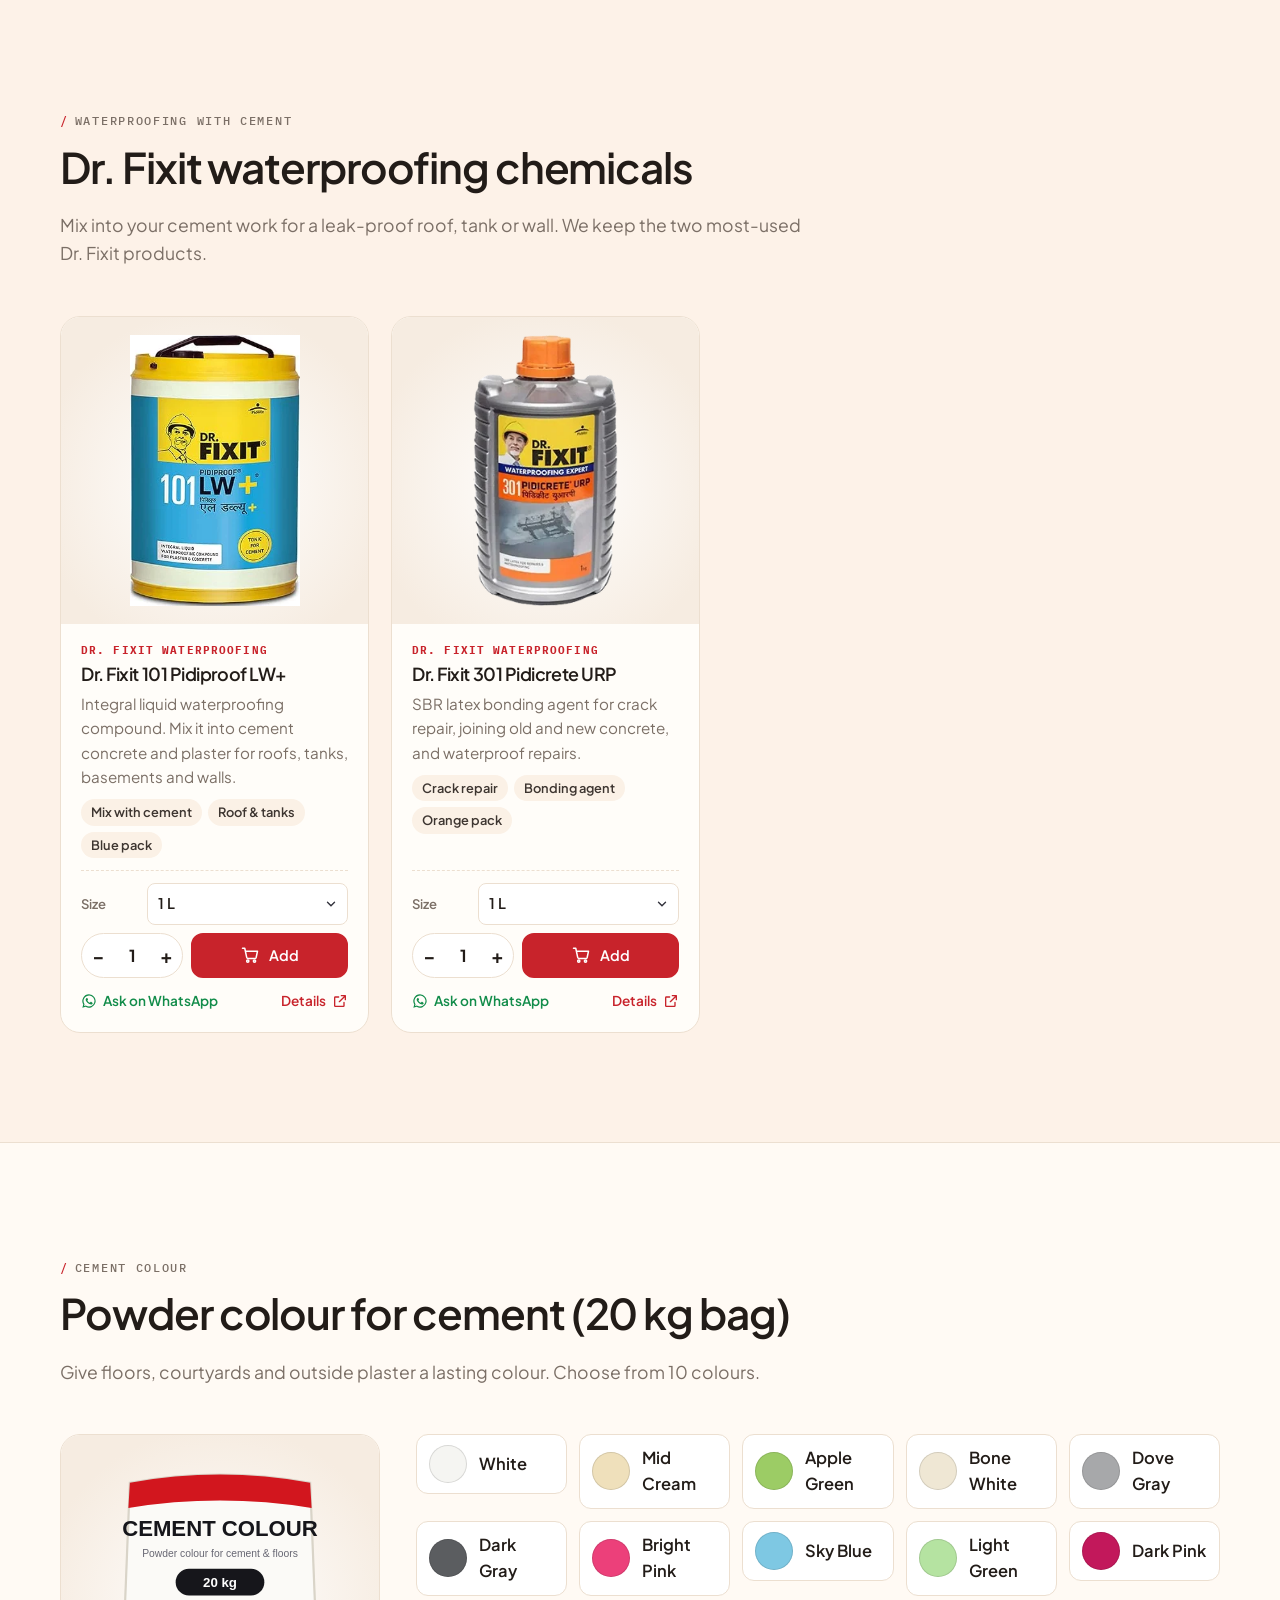
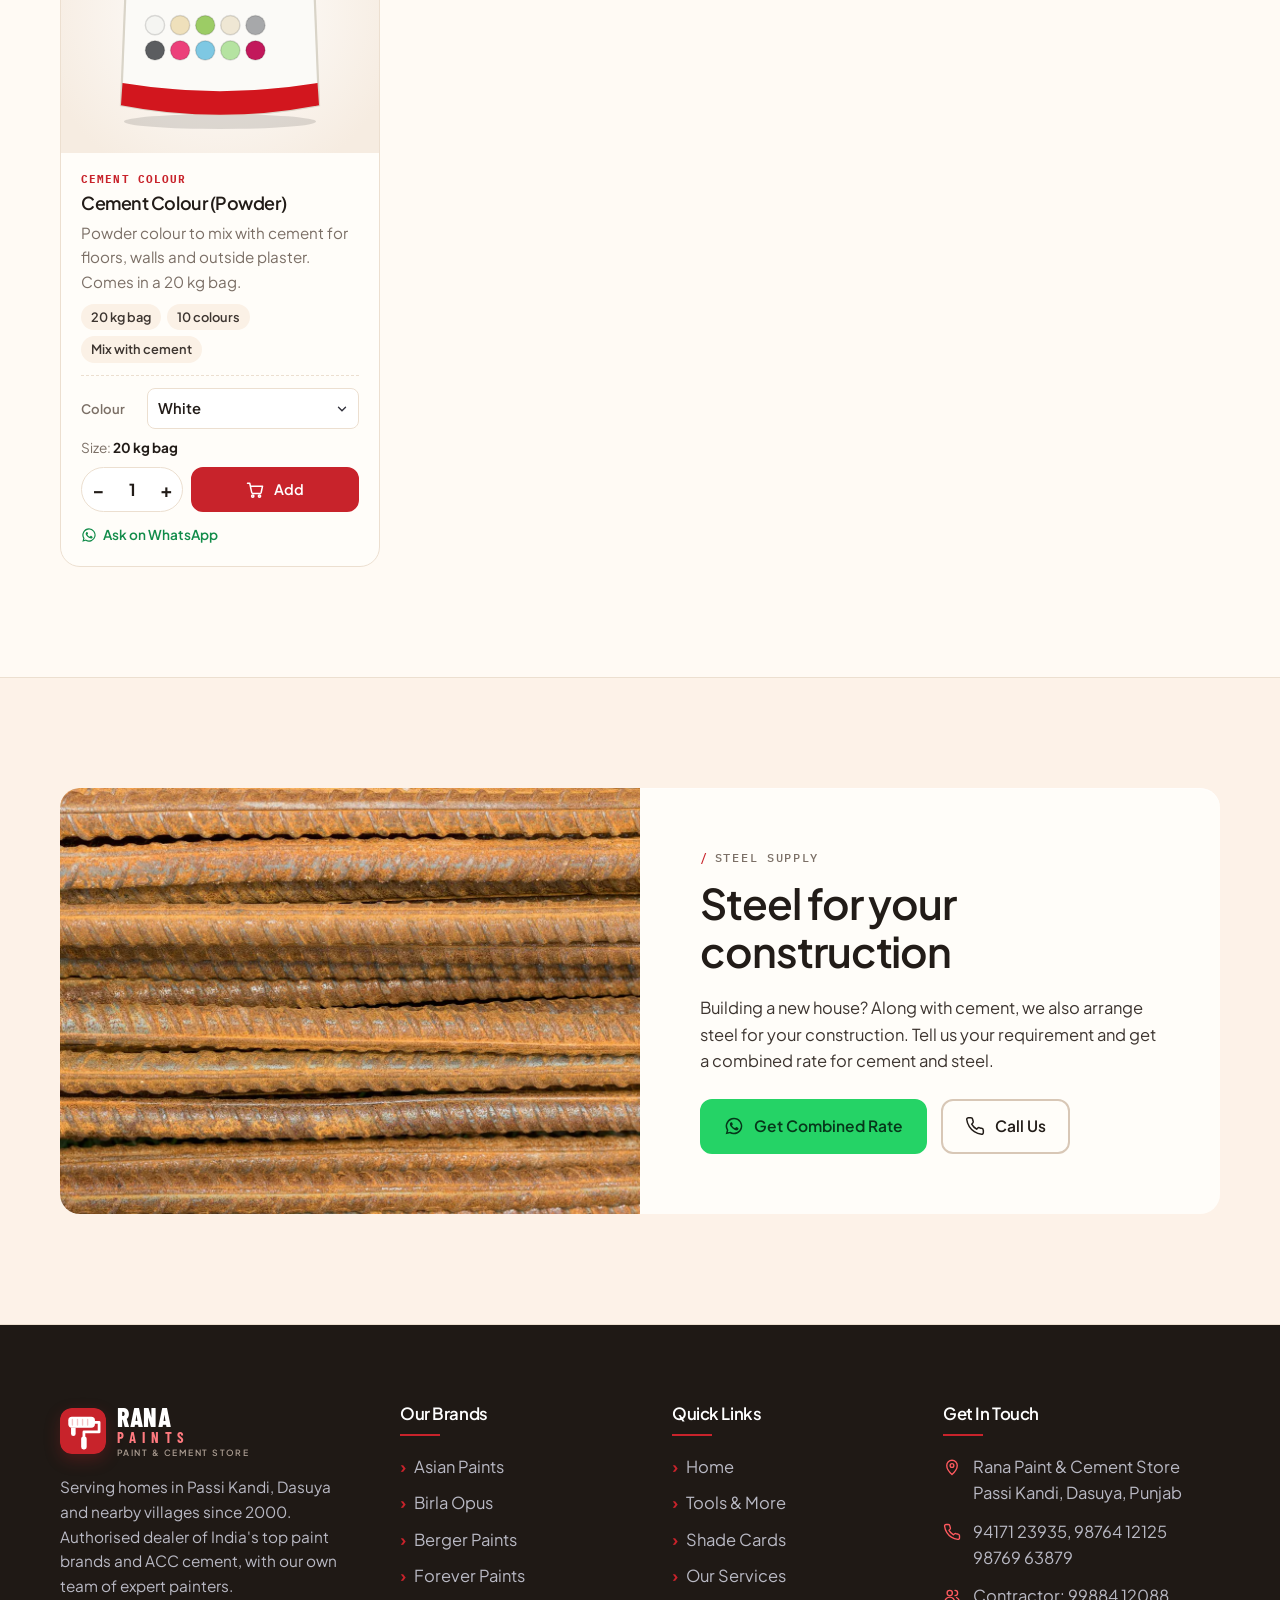
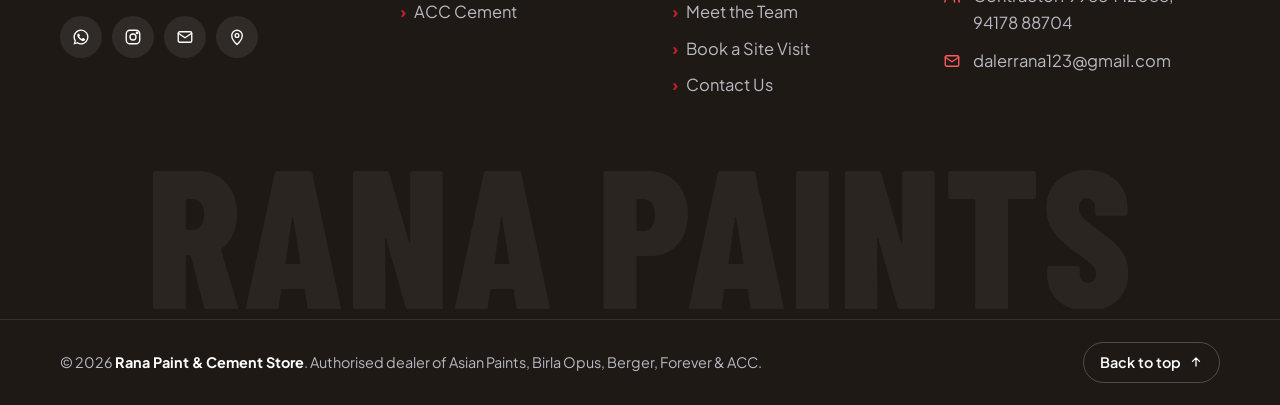
<file: acc-cement.html>
<!DOCTYPE html>
<html lang="en">
<head>
<meta charset="utf-8">
<meta name="viewport" content="width=device-width, initial-scale=1">
<title>ACC Cement Dealer in Dasuya | Rana Paints</title>
<meta name="description" content="ACC Gold Water Shield, ACC Concrete Plus and ACC Suraksha Power cement in Passi Kandi, Dasuya, with home delivery. Steel supply for construction.">
<meta name="theme-color" content="#d2161e">
<meta property="og:type" content="website">
<meta property="og:title" content="ACC Cement Dealer in Dasuya | Rana Paints">
<meta property="og:description" content="ACC Gold Water Shield, ACC Concrete Plus and ACC Suraksha Power cement in Passi Kandi, Dasuya, with home delivery. Steel supply for construction.">
<meta property="og:image" content="images/stock/hero-living.webp">
<link rel="icon" href="images/favicon.svg" type="image/svg+xml">
<link rel="preconnect" href="https://fonts.googleapis.com">
<link rel="preconnect" href="https://fonts.gstatic.com" crossorigin>
<link href="https://fonts.googleapis.com/css2?family=Barlow+Condensed:wght@600;700;800&amp;family=Plus+Jakarta+Sans:wght@400;500;600;700&amp;family=IBM+Plex+Mono:wght@500&amp;display=swap" rel="stylesheet">
<link rel="stylesheet" href="css/style.css?v=10">
<link rel="stylesheet" href="css/theme.css?v=29">
</head>
<body class="page-acc">
<a class="skip-link" href="#main">Skip to content</a>
<div class="topbar">
  <div class="container">
    <div class="topbar__info">
      <a href="tel:+919417123935"><svg viewBox="0 0 24 24" fill="none" stroke="currentColor" stroke-width="1.8" stroke-linecap="round" stroke-linejoin="round" aria-hidden="true"><path d="M22 16.9v3a2 2 0 0 1-2.2 2 19.8 19.8 0 0 1-8.6-3.1 19.5 19.5 0 0 1-6-6A19.8 19.8 0 0 1 2.1 4.2 2 2 0 0 1 4.1 2h3a2 2 0 0 1 2 1.7c.1.9.4 1.8.7 2.7a2 2 0 0 1-.5 2.1L8 9.8a16 16 0 0 0 6 6l1.3-1.3a2 2 0 0 1 2.1-.4c.9.3 1.8.6 2.7.7a2 2 0 0 1 1.7 2z"/></svg> +91 94171 23935</a>
      <a class="hide-sm" href="mailto:dalerrana123@gmail.com"><svg viewBox="0 0 24 24" fill="none" stroke="currentColor" stroke-width="1.8" stroke-linecap="round" stroke-linejoin="round" aria-hidden="true"><rect x="3" y="5" width="18" height="14" rx="2"/><path d="m3 7 9 6 9-6"/></svg> dalerrana123@gmail.com</a>
      <a class="hide-sm" href="https://www.google.com/maps/place/RANA+PAINT+HARDWARE+%26+CEMENT+STORE/@31.8291775,75.7380735,1011m/data=!3m2!1e3!4b1!4m6!3m5!1s0x391b0b5024be199f:0x976d251ef4bd5a5e!8m2!3d31.829173!4d75.7406484!16s%2Fg%2F11vdnwc_x_" target="_blank" rel="noopener"><svg viewBox="0 0 24 24" fill="none" stroke="currentColor" stroke-width="1.8" stroke-linecap="round" stroke-linejoin="round" aria-hidden="true"><path d="M12 22s7-6.3 7-12a7 7 0 0 0-14 0c0 5.7 7 12 7 12z"/><circle cx="12" cy="10" r="2.5"/></svg> Passi Kandi, Dasuya (Punjab)</a>
    </div>
    <div class="topbar__social">
      <a href="https://wa.me/919417123935?text=Namaste%20Rana%20Paints%21" target="_blank" rel="noopener" aria-label="WhatsApp"><svg viewBox="0 0 24 24" fill="currentColor" aria-hidden="true"><path d="M12 2a10 10 0 0 0-8.6 15.1L2 22l5-1.3A10 10 0 1 0 12 2zm0 18.2a8.2 8.2 0 0 1-4.2-1.2l-.3-.2-3 .8.8-2.9-.2-.3A8.2 8.2 0 1 1 12 20.2z"/><path d="M16.6 14.1c-.3-.1-1.5-.7-1.7-.8-.2-.1-.4-.1-.6.1l-.8 1c-.1.2-.3.2-.5.1a6.7 6.7 0 0 1-3.3-2.9c-.3-.4.2-.4.8-1.4.1-.2 0-.3 0-.5l-.8-1.8c-.2-.5-.4-.4-.6-.4h-.5a1 1 0 0 0-.7.3 2.9 2.9 0 0 0-.9 2.2 5 5 0 0 0 1.1 2.7 11.5 11.5 0 0 0 4.4 3.9c1.6.7 2.3.8 3.1.6.5-.1 1.5-.6 1.7-1.2.2-.6.2-1.1.1-1.2l-.8-.3z"/></svg></a>
      <a href="https://www.instagram.com/dwon13/" target="_blank" rel="noopener" aria-label="Instagram"><svg viewBox="0 0 24 24" fill="none" stroke="currentColor" stroke-width="1.8" stroke-linecap="round" stroke-linejoin="round" aria-hidden="true"><rect x="3" y="3" width="18" height="18" rx="5"/><circle cx="12" cy="12" r="4"/><circle cx="17.5" cy="6.5" r="1"/></svg></a>
      <a href="mailto:dalerrana123@gmail.com" aria-label="Email"><svg viewBox="0 0 24 24" fill="none" stroke="currentColor" stroke-width="1.8" stroke-linecap="round" stroke-linejoin="round" aria-hidden="true"><rect x="3" y="5" width="18" height="14" rx="2"/><path d="m3 7 9 6 9-6"/></svg></a>
      <a href="https://www.google.com/maps/place/RANA+PAINT+HARDWARE+%26+CEMENT+STORE/@31.8291775,75.7380735,1011m/data=!3m2!1e3!4b1!4m6!3m5!1s0x391b0b5024be199f:0x976d251ef4bd5a5e!8m2!3d31.829173!4d75.7406484!16s%2Fg%2F11vdnwc_x_" target="_blank" rel="noopener" aria-label="Google Maps"><svg viewBox="0 0 24 24" fill="none" stroke="currentColor" stroke-width="1.8" stroke-linecap="round" stroke-linejoin="round" aria-hidden="true"><path d="M12 22s7-6.3 7-12a7 7 0 0 0-14 0c0 5.7 7 12 7 12z"/><circle cx="12" cy="10" r="2.5"/></svg></a>
    </div>
  </div>
</div>
<header class="header">
  <div class="container header__inner">
    <a class="logo " href="index.html" aria-label="Rana Paints home"><svg class="logo__mark" viewBox="0 0 100 100" aria-hidden="true"><rect width="100" height="100" rx="24" fill="#c8232b"/><rect x="18" y="19" width="58" height="24" rx="8" fill="#fff"/><path d="M27 25v12M38 25v12M49 25v12M60 25v12" stroke="#f3c4c6" stroke-width="3" stroke-linecap="round"/><path d="M76 31h9v21H52v10" fill="none" stroke="#fff" stroke-width="6" stroke-linecap="round" stroke-linejoin="round"/><rect x="46" y="62" width="12" height="28" rx="5" fill="#fff"/><path d="M24 43v13a5 5 0 0 0 10 0V43z" fill="#fff"/></svg><span class="logo__text"><span class="logo__name">RANA</span><span class="logo__sub">PAINTS</span><span class="logo__tag">Paint &amp; Cement Store</span></span></a>
    <nav class="nav" id="site-nav" aria-label="Main">
      <ul class="nav__list">
        <li><a class="nav__link" href="index.html">Home</a></li>
        <li class="nav__item--drop">
          <button class="nav__link" type="button" aria-expanded="false" aria-controls="brands-menu" aria-current="page">Brands <svg viewBox="0 0 24 24" fill="none" stroke="currentColor" stroke-width="2.4" stroke-linecap="round" stroke-linejoin="round" aria-hidden="true"><path d="m6 9 6 6 6-6"/></svg></button>
          <div class="dropdown" id="brands-menu">
          <a href="asian-paints.html"><span class="dropdown__logo"><img src="images/brands/asian-paints.svg" alt=""></span><span><strong>Asian Paints</strong><small>Emulsions, waterproofing, putty, primers &amp; enamels</small></span></a>
          <a href="birla-opus.html"><span class="dropdown__logo"><img src="images/brands/birla-opus.svg" alt=""></span><span><strong>Birla Opus</strong><small>Style &amp; Calista exterior paints, putty, primers</small></span></a>
          <a href="berger-paints.html"><span class="dropdown__logo"><img src="images/brands/berger-paints.png" alt=""></span><span><strong>Berger Paints</strong><small>WeatherCoat, Walmasta, putty &amp; primers</small></span></a>
          <a href="forever-paints.html"><span class="dropdown__logo"><img src="images/brands/forever-paints.png" alt=""></span><span><strong>Forever Paints</strong><small>Emulsions, primer &amp; rustic putty</small></span></a>
          <a href="acc-cement.html" aria-current="page"><span class="dropdown__logo"><img src="images/brands/acc.svg" alt=""></span><span><strong>ACC Cement</strong><small>Gold Water Shield, Concrete Plus, Suraksha Power</small></span></a>
          </div>
        </li>
        <li><a class="nav__link" href="tools.html">Tools &amp; More</a></li>
        <li><a class="nav__link" href="shades.html">Shades</a></li>
        <li><a class="nav__link" href="index.html#team">About Us</a></li>
        <li><a class="nav__link" href="index.html#contact">Contact</a></li>
      </ul>
      <div class="nav__mobile-cta">
        <a class="btn" href="index.html#site-visit"><svg viewBox="0 0 24 24" fill="none" stroke="currentColor" stroke-width="1.8" stroke-linecap="round" stroke-linejoin="round" aria-hidden="true"><path d="M3 11 12 4l9 7"/><path d="M5 10v10h14V10"/><path d="M10 20v-5h4v5"/></svg> Book a Site Visit</a>
        <a class="btn btn--outline" href="tel:+919417123935"><svg viewBox="0 0 24 24" fill="none" stroke="currentColor" stroke-width="1.8" stroke-linecap="round" stroke-linejoin="round" aria-hidden="true"><path d="M22 16.9v3a2 2 0 0 1-2.2 2 19.8 19.8 0 0 1-8.6-3.1 19.5 19.5 0 0 1-6-6A19.8 19.8 0 0 1 2.1 4.2 2 2 0 0 1 4.1 2h3a2 2 0 0 1 2 1.7c.1.9.4 1.8.7 2.7a2 2 0 0 1-.5 2.1L8 9.8a16 16 0 0 0 6 6l1.3-1.3a2 2 0 0 1 2.1-.4c.9.3 1.8.6 2.7.7a2 2 0 0 1 1.7 2z"/></svg> Call 94171 23935</a>
        <a class="btn btn--wa" href="https://wa.me/919417123935?text=Namaste%20Rana%20Paints%21" target="_blank" rel="noopener"><svg viewBox="0 0 24 24" fill="currentColor" aria-hidden="true"><path d="M12 2a10 10 0 0 0-8.6 15.1L2 22l5-1.3A10 10 0 1 0 12 2zm0 18.2a8.2 8.2 0 0 1-4.2-1.2l-.3-.2-3 .8.8-2.9-.2-.3A8.2 8.2 0 1 1 12 20.2z"/><path d="M16.6 14.1c-.3-.1-1.5-.7-1.7-.8-.2-.1-.4-.1-.6.1l-.8 1c-.1.2-.3.2-.5.1a6.7 6.7 0 0 1-3.3-2.9c-.3-.4.2-.4.8-1.4.1-.2 0-.3 0-.5l-.8-1.8c-.2-.5-.4-.4-.6-.4h-.5a1 1 0 0 0-.7.3 2.9 2.9 0 0 0-.9 2.2 5 5 0 0 0 1.1 2.7 11.5 11.5 0 0 0 4.4 3.9c1.6.7 2.3.8 3.1.6.5-.1 1.5-.6 1.7-1.2.2-.6.2-1.1.1-1.2l-.8-.3z"/></svg> WhatsApp</a>
      </div>
    </nav>
    <div class="header__cta">
      <a class="btn btn--sm" href="index.html#site-visit">Book a Site Visit</a>
      <a class="callbox" href="tel:+919417123935">
        <span class="callbox__icon"><svg viewBox="0 0 24 24" fill="none" stroke="currentColor" stroke-width="1.8" stroke-linecap="round" stroke-linejoin="round" aria-hidden="true"><path d="M22 16.9v3a2 2 0 0 1-2.2 2 19.8 19.8 0 0 1-8.6-3.1 19.5 19.5 0 0 1-6-6A19.8 19.8 0 0 1 2.1 4.2 2 2 0 0 1 4.1 2h3a2 2 0 0 1 2 1.7c.1.9.4 1.8.7 2.7a2 2 0 0 1-.5 2.1L8 9.8a16 16 0 0 0 6 6l1.3-1.3a2 2 0 0 1 2.1-.4c.9.3 1.8.6 2.7.7a2 2 0 0 1 1.7 2z"/></svg></span>
        <span><small>Call now</small><strong>94171 23935</strong></span>
      </a>
    </div>
    <button class="cart-btn" type="button" data-cart-open aria-label="Open cart"><svg viewBox="0 0 24 24" fill="none" stroke="currentColor" stroke-width="2" stroke-linecap="round" stroke-linejoin="round" aria-hidden="true"><circle cx="9" cy="20" r="1.5"/><circle cx="18" cy="20" r="1.5"/><path d="M2 3h3l2.6 12.2a2 2 0 0 0 2 1.6h8.6a2 2 0 0 0 2-1.5L22 7H6"/></svg><span class="cart-btn__label">Cart</span><span class="cart-count" data-cart-count hidden>0</span></button>
    <button class="nav-toggle" type="button" aria-label="Menu" aria-expanded="false" aria-controls="site-nav"><span></span></button>
  </div>
</header>
<main id="main">

<section class="acc-hero">
  <div class="container pbanner__inner" style="position:relative;z-index:2">
    <div>
      <nav class="crumbs" aria-label="Breadcrumb"><a href="index.html">Home</a><span>/</span><a href="index.html#brands">Brands</a><span>/</span>ACC Cement</nav>
      <img class="acc-logo" src="images/brands/acc.svg" alt="ACC" width="160" height="56">
      <h1>Strong homes start with ACC cement</h1>
      <p>Authorised ACC cement dealer in Passi Kandi, Dasuya. Three trusted ACC cements, Dr. Fixit waterproofing, cement colours, steel for your construction, and <strong>home delivery of cement</strong> to your site.</p>
      <div class="bhero__actions">
        <a class="btn btn--white" href="#products">Our Cement Range</a>
        <a class="btn btn--wa" href="https://wa.me/919417123935?text=Namaste%20Rana%20Paints%21%20I%20need%20ACC%20cement%20rates%20with%20home%20delivery." target="_blank" rel="noopener"><svg viewBox="0 0 24 24" fill="currentColor" aria-hidden="true"><path d="M12 2a10 10 0 0 0-8.6 15.1L2 22l5-1.3A10 10 0 1 0 12 2zm0 18.2a8.2 8.2 0 0 1-4.2-1.2l-.3-.2-3 .8.8-2.9-.2-.3A8.2 8.2 0 1 1 12 20.2z"/><path d="M16.6 14.1c-.3-.1-1.5-.7-1.7-.8-.2-.1-.4-.1-.6.1l-.8 1c-.1.2-.3.2-.5.1a6.7 6.7 0 0 1-3.3-2.9c-.3-.4.2-.4.8-1.4.1-.2 0-.3 0-.5l-.8-1.8c-.2-.5-.4-.4-.6-.4h-.5a1 1 0 0 0-.7.3 2.9 2.9 0 0 0-.9 2.2 5 5 0 0 0 1.1 2.7 11.5 11.5 0 0 0 4.4 3.9c1.6.7 2.3.8 3.1.6.5-.1 1.5-.6 1.7-1.2.2-.6.2-1.1.1-1.2l-.8-.3z"/></svg> Ask Rates</a>
      </div>
    </div>
    <div class="acc-hero__bags" aria-hidden="true">
      <img src="images/products/acc/acc-concrete-plus.webp" alt="">
      <img src="images/products/acc/acc-gold-water-shield.webp" alt="">
      <img src="images/products/acc/acc-suraksha-power.webp" alt="">
    </div>
  </div>
</section>

<section class="section" id="products">
  <div class="container">
    <div class="delivery reveal" style="margin-bottom:56px">
      <div class="delivery__icon"><svg viewBox="0 0 24 24" fill="none" stroke="currentColor" stroke-width="1.5" stroke-linecap="round" stroke-linejoin="round" aria-hidden="true"><path d="M3 6h11v10H3zM14 9h4l3 3v4h-7z"/><circle cx="7" cy="17.5" r="1.8"/><circle cx="17" cy="17.5" r="1.8"/></svg></div>
      <div><h3>Cement home delivery</h3><p>Order ACC cement from Rana Paints and we deliver it to your home or construction site. Call or WhatsApp us with the number of bags.</p></div>
      <a class="btn" href="tel:+919417123935"><svg viewBox="0 0 24 24" fill="none" stroke="currentColor" stroke-width="1.8" stroke-linecap="round" stroke-linejoin="round" aria-hidden="true"><path d="M22 16.9v3a2 2 0 0 1-2.2 2 19.8 19.8 0 0 1-8.6-3.1 19.5 19.5 0 0 1-6-6A19.8 19.8 0 0 1 2.1 4.2 2 2 0 0 1 4.1 2h3a2 2 0 0 1 2 1.7c.1.9.4 1.8.7 2.7a2 2 0 0 1-.5 2.1L8 9.8a16 16 0 0 0 6 6l1.3-1.3a2 2 0 0 1 2.1-.4c.9.3 1.8.6 2.7.7a2 2 0 0 1 1.7 2z"/></svg> Order Now</a>
    </div>
<div class="feature-panel reveal" data-pid="acc-acc-gold-water-shield" data-name="ACC Gold Water Shield Cement" data-brand="ACC" data-img="images/products/acc/acc-gold-water-shield.webp" data-fixed="{&quot;Size&quot;: &quot;50 kg bag&quot;}">
  <div>
    <div class="feature-panel__kicker">Featured Product</div>
    <h2>ACC Gold Water Shield Cement</h2>
    <p>Keep your home looking new with ACC Gold Water Shield, India's first cement with a unique water-resistant formula that protects your home from moisture and the damage it causes.</p>
    <ul><li>Water-repellent formula</li><li>Less water absorption through concrete pores</li><li>Ideal for roofs, bathrooms and damp-prone areas</li></ul>
    <div class="buy">
      <span class="buy__fixed">Pack: <b>50 kg bag</b></span>
      <div class="buy__row">
        <div class="qty"><button type="button" data-step="-1" aria-label="Less">&minus;</button><input type="number" min="1" max="999" value="1" inputmode="numeric" aria-label="Number of bags"><button type="button" data-step="1" aria-label="More">+</button></div>
        <button class="btn btn--sm btn--cart" type="button" data-add><svg viewBox="0 0 24 24" fill="none" stroke="currentColor" stroke-width="2" stroke-linecap="round" stroke-linejoin="round" aria-hidden="true"><circle cx="9" cy="20" r="1.5"/><circle cx="18" cy="20" r="1.5"/><path d="M2 3h3l2.6 12.2a2 2 0 0 0 2 1.6h8.6a2 2 0 0 0 2-1.5L22 7H6"/></svg> Add bags</button>
      </div>
    </div>
    <div class="feature-panel__actions">
      <a class="btn btn--white" href="https://wa.me/919417123935?text=Namaste%20Rana%20Paints%21%20Please%20share%20the%20rate%20of%20ACC%20Gold%20Water%20Shield%20Cement%20with%20home%20delivery." target="_blank" rel="noopener"><svg viewBox="0 0 24 24" fill="currentColor" aria-hidden="true"><path d="M12 2a10 10 0 0 0-8.6 15.1L2 22l5-1.3A10 10 0 1 0 12 2zm0 18.2a8.2 8.2 0 0 1-4.2-1.2l-.3-.2-3 .8.8-2.9-.2-.3A8.2 8.2 0 1 1 12 20.2z"/><path d="M16.6 14.1c-.3-.1-1.5-.7-1.7-.8-.2-.1-.4-.1-.6.1l-.8 1c-.1.2-.3.2-.5.1a6.7 6.7 0 0 1-3.3-2.9c-.3-.4.2-.4.8-1.4.1-.2 0-.3 0-.5l-.8-1.8c-.2-.5-.4-.4-.6-.4h-.5a1 1 0 0 0-.7.3 2.9 2.9 0 0 0-.9 2.2 5 5 0 0 0 1.1 2.7 11.5 11.5 0 0 0 4.4 3.9c1.6.7 2.3.8 3.1.6.5-.1 1.5-.6 1.7-1.2.2-.6.2-1.1.1-1.2l-.8-.3z"/></svg> Ask Rate</a>
      <a class="btn btn--ghost-white" href="https://www.acchelp.in/all-products/cement/acc-gold-water-shield" target="_blank" rel="noopener">View Details</a>
    </div>
  </div>
  <div class="feature-panel__media"><img src="images/products/acc/acc-gold-water-shield.webp" alt="ACC Gold Water Shield Cement bag" loading="lazy"></div>
</div>
<div class="feature-panel feature-panel--rev reveal" data-pid="acc-acc-concrete-plus" data-name="ACC Concrete Plus Cement" data-brand="ACC" data-img="images/products/acc/acc-concrete-plus.webp" data-fixed="{&quot;Size&quot;: &quot;50 kg bag&quot;}">
  <div>
    <div class="feature-panel__kicker">Featured Product</div>
    <h2>ACC Concrete Plus Cement</h2>
    <p>Safeguard the strength of your home with ACC Concrete Plus Xtra Strong. Made from high-quality clinker with special performance additives for extra strength.</p>
    <ul><li>Xtra strong</li><li>Great for roof slabs and structural work</li><li>Superior bonding</li></ul>
    <div class="buy">
      <span class="buy__fixed">Pack: <b>50 kg bag</b></span>
      <div class="buy__row">
        <div class="qty"><button type="button" data-step="-1" aria-label="Less">&minus;</button><input type="number" min="1" max="999" value="1" inputmode="numeric" aria-label="Number of bags"><button type="button" data-step="1" aria-label="More">+</button></div>
        <button class="btn btn--sm btn--cart" type="button" data-add><svg viewBox="0 0 24 24" fill="none" stroke="currentColor" stroke-width="2" stroke-linecap="round" stroke-linejoin="round" aria-hidden="true"><circle cx="9" cy="20" r="1.5"/><circle cx="18" cy="20" r="1.5"/><path d="M2 3h3l2.6 12.2a2 2 0 0 0 2 1.6h8.6a2 2 0 0 0 2-1.5L22 7H6"/></svg> Add bags</button>
      </div>
    </div>
    <div class="feature-panel__actions">
      <a class="btn btn--white" href="https://wa.me/919417123935?text=Namaste%20Rana%20Paints%21%20Please%20share%20the%20rate%20of%20ACC%20Concrete%20Plus%20Cement%20with%20home%20delivery." target="_blank" rel="noopener"><svg viewBox="0 0 24 24" fill="currentColor" aria-hidden="true"><path d="M12 2a10 10 0 0 0-8.6 15.1L2 22l5-1.3A10 10 0 1 0 12 2zm0 18.2a8.2 8.2 0 0 1-4.2-1.2l-.3-.2-3 .8.8-2.9-.2-.3A8.2 8.2 0 1 1 12 20.2z"/><path d="M16.6 14.1c-.3-.1-1.5-.7-1.7-.8-.2-.1-.4-.1-.6.1l-.8 1c-.1.2-.3.2-.5.1a6.7 6.7 0 0 1-3.3-2.9c-.3-.4.2-.4.8-1.4.1-.2 0-.3 0-.5l-.8-1.8c-.2-.5-.4-.4-.6-.4h-.5a1 1 0 0 0-.7.3 2.9 2.9 0 0 0-.9 2.2 5 5 0 0 0 1.1 2.7 11.5 11.5 0 0 0 4.4 3.9c1.6.7 2.3.8 3.1.6.5-.1 1.5-.6 1.7-1.2.2-.6.2-1.1.1-1.2l-.8-.3z"/></svg> Ask Rate</a>
      <a class="btn btn--ghost-white" href="https://www.acchelp.in/all-products/cement/acc-concrete-plus-cement" target="_blank" rel="noopener">View Details</a>
    </div>
  </div>
  <div class="feature-panel__media"><img src="images/products/acc/acc-concrete-plus.webp" alt="ACC Concrete Plus Cement bag" loading="lazy"></div>
</div>
<div class="feature-panel reveal" data-pid="acc-acc-suraksha-power" data-name="ACC Suraksha Power Cement" data-brand="ACC" data-img="images/products/acc/acc-suraksha-power.webp" data-fixed="{&quot;Size&quot;: &quot;50 kg bag&quot;}">
  <div>
    <div class="feature-panel__kicker">Featured Product</div>
    <h2>ACC Suraksha Power Cement</h2>
    <p>A premium cement with unique strength multipliers that keep increasing the strength of your home over time.</p>
    <ul><li>Strength multipliers</li><li>Dense, workable concrete</li><li>Protects steel from corrosion</li></ul>
    <div class="buy">
      <span class="buy__fixed">Pack: <b>50 kg bag</b></span>
      <div class="buy__row">
        <div class="qty"><button type="button" data-step="-1" aria-label="Less">&minus;</button><input type="number" min="1" max="999" value="1" inputmode="numeric" aria-label="Number of bags"><button type="button" data-step="1" aria-label="More">+</button></div>
        <button class="btn btn--sm btn--cart" type="button" data-add><svg viewBox="0 0 24 24" fill="none" stroke="currentColor" stroke-width="2" stroke-linecap="round" stroke-linejoin="round" aria-hidden="true"><circle cx="9" cy="20" r="1.5"/><circle cx="18" cy="20" r="1.5"/><path d="M2 3h3l2.6 12.2a2 2 0 0 0 2 1.6h8.6a2 2 0 0 0 2-1.5L22 7H6"/></svg> Add bags</button>
      </div>
    </div>
    <div class="feature-panel__actions">
      <a class="btn btn--white" href="https://wa.me/919417123935?text=Namaste%20Rana%20Paints%21%20Please%20share%20the%20rate%20of%20ACC%20Suraksha%20Power%20Cement%20with%20home%20delivery." target="_blank" rel="noopener"><svg viewBox="0 0 24 24" fill="currentColor" aria-hidden="true"><path d="M12 2a10 10 0 0 0-8.6 15.1L2 22l5-1.3A10 10 0 1 0 12 2zm0 18.2a8.2 8.2 0 0 1-4.2-1.2l-.3-.2-3 .8.8-2.9-.2-.3A8.2 8.2 0 1 1 12 20.2z"/><path d="M16.6 14.1c-.3-.1-1.5-.7-1.7-.8-.2-.1-.4-.1-.6.1l-.8 1c-.1.2-.3.2-.5.1a6.7 6.7 0 0 1-3.3-2.9c-.3-.4.2-.4.8-1.4.1-.2 0-.3 0-.5l-.8-1.8c-.2-.5-.4-.4-.6-.4h-.5a1 1 0 0 0-.7.3 2.9 2.9 0 0 0-.9 2.2 5 5 0 0 0 1.1 2.7 11.5 11.5 0 0 0 4.4 3.9c1.6.7 2.3.8 3.1.6.5-.1 1.5-.6 1.7-1.2.2-.6.2-1.1.1-1.2l-.8-.3z"/></svg> Ask Rate</a>
      <a class="btn btn--ghost-white" href="https://www.acchelp.in/all-products/cement/acc-suraksha-power-cement" target="_blank" rel="noopener">View Details</a>
    </div>
  </div>
  <div class="feature-panel__media"><img src="images/products/acc/acc-suraksha-power.webp" alt="ACC Suraksha Power Cement bag" loading="lazy"></div>
</div>
  </div>
</section>

<section class="section section--soft" id="waterproofing">
  <div class="container">
    <div class="section-head">
      <span class="eyebrow">Waterproofing with Cement</span>
      <h2>Dr. Fixit waterproofing chemicals</h2>
      <p>Mix into your cement work for a leak-proof roof, tank or wall. We keep the two most-used Dr. Fixit products.</p>
    </div>
    <div style="max-width:640px"><div class="products">
<article class="product" data-pid="drfixit-drfixit-101-lw" data-name="Dr. Fixit 101 Pidiproof LW+" data-brand="Dr. Fixit" data-img="images/products/drfixit/drfixit-101-lw.webp" data-fixed="{}">
  
  <div class="product__img"><img src="images/products/drfixit/drfixit-101-lw.webp" alt="Dr. Fixit 101 Pidiproof LW+ by Dr. Fixit" loading="lazy" width="600" height="600"></div>
  <div class="product__body">
    <span class="product__cat">Dr. Fixit Waterproofing</span>
    <h3>Dr. Fixit 101 Pidiproof LW+</h3>
    <p>Integral liquid waterproofing compound. Mix it into cement concrete and plaster for roofs, tanks, basements and walls.</p>
    <ul class="chips"><li>Mix with cement</li><li>Roof &amp; tanks</li><li>Blue pack</li></ul>
    <div class="buy">
      <label class="buy__field"><span>Size</span><select data-opt="Size"><option value="1 L">1 L</option><option value="5 L">5 L</option><option value="10 L">10 L</option><option value="20 L">20 L</option></select></label>
      <div class="buy__row">
        <div class="qty"><button type="button" data-step="-1" aria-label="Less">&minus;</button><input type="number" min="1" max="999" value="1" inputmode="numeric" aria-label="Quantity"><button type="button" data-step="1" aria-label="More">+</button></div>
        <button class="btn btn--sm btn--cart" type="button" data-add><svg viewBox="0 0 24 24" fill="none" stroke="currentColor" stroke-width="2" stroke-linecap="round" stroke-linejoin="round" aria-hidden="true"><circle cx="9" cy="20" r="1.5"/><circle cx="18" cy="20" r="1.5"/><path d="M2 3h3l2.6 12.2a2 2 0 0 0 2 1.6h8.6a2 2 0 0 0 2-1.5L22 7H6"/></svg> Add</button>
      </div>
    </div>
    <div class="product__links">
      <a class="link-wa" href="https://wa.me/919417123935?text=Namaste%20Rana%20Paints%21%20Please%20share%20price%20and%20details%20of%20Dr.%20Fixit%20101%20Pidiproof%20LW%2B%20%28Dr.%20Fixit%29." target="_blank" rel="noopener"><svg viewBox="0 0 24 24" fill="currentColor" aria-hidden="true"><path d="M12 2a10 10 0 0 0-8.6 15.1L2 22l5-1.3A10 10 0 1 0 12 2zm0 18.2a8.2 8.2 0 0 1-4.2-1.2l-.3-.2-3 .8.8-2.9-.2-.3A8.2 8.2 0 1 1 12 20.2z"/><path d="M16.6 14.1c-.3-.1-1.5-.7-1.7-.8-.2-.1-.4-.1-.6.1l-.8 1c-.1.2-.3.2-.5.1a6.7 6.7 0 0 1-3.3-2.9c-.3-.4.2-.4.8-1.4.1-.2 0-.3 0-.5l-.8-1.8c-.2-.5-.4-.4-.6-.4h-.5a1 1 0 0 0-.7.3 2.9 2.9 0 0 0-.9 2.2 5 5 0 0 0 1.1 2.7 11.5 11.5 0 0 0 4.4 3.9c1.6.7 2.3.8 3.1.6.5-.1 1.5-.6 1.7-1.2.2-.6.2-1.1.1-1.2l-.8-.3z"/></svg> Ask on WhatsApp</a>
      <a class="link-arrow" href="https://www.drfixit.co.in/products/dr-fixit-pidiproof-lw/detail" target="_blank" rel="noopener">Details <svg viewBox="0 0 24 24" fill="none" stroke="currentColor" stroke-width="2" stroke-linecap="round" stroke-linejoin="round" aria-hidden="true"><path d="M14 4h6v6M20 4l-9 9M18 14v5a1 1 0 0 1-1 1H5a1 1 0 0 1-1-1V7a1 1 0 0 1 1-1h5"/></svg></a>
    </div>
  </div>
</article>
<article class="product" data-pid="drfixit-drfixit-301-urp" data-name="Dr. Fixit 301 Pidicrete URP" data-brand="Dr. Fixit" data-img="images/products/drfixit/drfixit-301-urp.webp" data-fixed="{}">
  
  <div class="product__img"><img src="images/products/drfixit/drfixit-301-urp.webp" alt="Dr. Fixit 301 Pidicrete URP by Dr. Fixit" loading="lazy" width="600" height="600"></div>
  <div class="product__body">
    <span class="product__cat">Dr. Fixit Waterproofing</span>
    <h3>Dr. Fixit 301 Pidicrete URP</h3>
    <p>SBR latex bonding agent for crack repair, joining old and new concrete, and waterproof repairs.</p>
    <ul class="chips"><li>Crack repair</li><li>Bonding agent</li><li>Orange pack</li></ul>
    <div class="buy">
      <label class="buy__field"><span>Size</span><select data-opt="Size"><option value="1 L">1 L</option><option value="5 L">5 L</option><option value="10 L">10 L</option><option value="20 L">20 L</option></select></label>
      <div class="buy__row">
        <div class="qty"><button type="button" data-step="-1" aria-label="Less">&minus;</button><input type="number" min="1" max="999" value="1" inputmode="numeric" aria-label="Quantity"><button type="button" data-step="1" aria-label="More">+</button></div>
        <button class="btn btn--sm btn--cart" type="button" data-add><svg viewBox="0 0 24 24" fill="none" stroke="currentColor" stroke-width="2" stroke-linecap="round" stroke-linejoin="round" aria-hidden="true"><circle cx="9" cy="20" r="1.5"/><circle cx="18" cy="20" r="1.5"/><path d="M2 3h3l2.6 12.2a2 2 0 0 0 2 1.6h8.6a2 2 0 0 0 2-1.5L22 7H6"/></svg> Add</button>
      </div>
    </div>
    <div class="product__links">
      <a class="link-wa" href="https://wa.me/919417123935?text=Namaste%20Rana%20Paints%21%20Please%20share%20price%20and%20details%20of%20Dr.%20Fixit%20301%20Pidicrete%20URP%20%28Dr.%20Fixit%29." target="_blank" rel="noopener"><svg viewBox="0 0 24 24" fill="currentColor" aria-hidden="true"><path d="M12 2a10 10 0 0 0-8.6 15.1L2 22l5-1.3A10 10 0 1 0 12 2zm0 18.2a8.2 8.2 0 0 1-4.2-1.2l-.3-.2-3 .8.8-2.9-.2-.3A8.2 8.2 0 1 1 12 20.2z"/><path d="M16.6 14.1c-.3-.1-1.5-.7-1.7-.8-.2-.1-.4-.1-.6.1l-.8 1c-.1.2-.3.2-.5.1a6.7 6.7 0 0 1-3.3-2.9c-.3-.4.2-.4.8-1.4.1-.2 0-.3 0-.5l-.8-1.8c-.2-.5-.4-.4-.6-.4h-.5a1 1 0 0 0-.7.3 2.9 2.9 0 0 0-.9 2.2 5 5 0 0 0 1.1 2.7 11.5 11.5 0 0 0 4.4 3.9c1.6.7 2.3.8 3.1.6.5-.1 1.5-.6 1.7-1.2.2-.6.2-1.1.1-1.2l-.8-.3z"/></svg> Ask on WhatsApp</a>
      <a class="link-arrow" href="https://www.drfixit.co.in/" target="_blank" rel="noopener">Details <svg viewBox="0 0 24 24" fill="none" stroke="currentColor" stroke-width="2" stroke-linecap="round" stroke-linejoin="round" aria-hidden="true"><path d="M14 4h6v6M20 4l-9 9M18 14v5a1 1 0 0 1-1 1H5a1 1 0 0 1-1-1V7a1 1 0 0 1 1-1h5"/></svg></a>
    </div>
  </div>
</article>
</div></div>
  </div>
</section>

<section class="section" id="cement-colour">
  <div class="container">
    <div class="section-head">
      <span class="eyebrow">Cement Colour</span>
      <h2>Powder colour for cement (20 kg bag)</h2>
      <p>Give floors, courtyards and outside plaster a lasting colour. Choose from 10 colours.</p>
    </div>
    <div class="cc">
      <div class="cc__card"><article class="product" data-pid="misc-cement-colour" data-name="Cement Colour (Powder)" data-brand="" data-img="images/products/misc/cement-colour-bag.svg" data-fixed="{&quot;Size&quot;: &quot;20 kg bag&quot;}">
  
  <div class="product__img"><img src="images/products/misc/cement-colour-bag.svg" alt="Cement Colour (Powder)" loading="lazy" width="600" height="600"></div>
  <div class="product__body">
    <span class="product__cat">Cement Colour</span>
    <h3>Cement Colour (Powder)</h3>
    <p>Powder colour to mix with cement for floors, walls and outside plaster. Comes in a 20 kg bag.</p>
    <ul class="chips"><li>20 kg bag</li><li>10 colours</li><li>Mix with cement</li></ul>
    <div class="buy">
      <label class="buy__field"><span>Colour</span><select data-opt="Colour"><option value="White">White</option><option value="Mid Cream">Mid Cream</option><option value="Apple Green">Apple Green</option><option value="Bone White">Bone White</option><option value="Dove Gray">Dove Gray</option><option value="Dark Gray">Dark Gray</option><option value="Bright Pink">Bright Pink</option><option value="Sky Blue">Sky Blue</option><option value="Light Green">Light Green</option><option value="Dark Pink">Dark Pink</option></select></label><span class="buy__fixed">Size: <b>20 kg bag</b></span>
      <div class="buy__row">
        <div class="qty"><button type="button" data-step="-1" aria-label="Less">&minus;</button><input type="number" min="1" max="999" value="1" inputmode="numeric" aria-label="Quantity"><button type="button" data-step="1" aria-label="More">+</button></div>
        <button class="btn btn--sm btn--cart" type="button" data-add><svg viewBox="0 0 24 24" fill="none" stroke="currentColor" stroke-width="2" stroke-linecap="round" stroke-linejoin="round" aria-hidden="true"><circle cx="9" cy="20" r="1.5"/><circle cx="18" cy="20" r="1.5"/><path d="M2 3h3l2.6 12.2a2 2 0 0 0 2 1.6h8.6a2 2 0 0 0 2-1.5L22 7H6"/></svg> Add</button>
      </div>
    </div>
    <div class="product__links">
      <a class="link-wa" href="https://wa.me/919417123935?text=Namaste%20Rana%20Paints%21%20Please%20share%20price%20and%20details%20of%20Cement%20Colour%20%28Powder%29." target="_blank" rel="noopener"><svg viewBox="0 0 24 24" fill="currentColor" aria-hidden="true"><path d="M12 2a10 10 0 0 0-8.6 15.1L2 22l5-1.3A10 10 0 1 0 12 2zm0 18.2a8.2 8.2 0 0 1-4.2-1.2l-.3-.2-3 .8.8-2.9-.2-.3A8.2 8.2 0 1 1 12 20.2z"/><path d="M16.6 14.1c-.3-.1-1.5-.7-1.7-.8-.2-.1-.4-.1-.6.1l-.8 1c-.1.2-.3.2-.5.1a6.7 6.7 0 0 1-3.3-2.9c-.3-.4.2-.4.8-1.4.1-.2 0-.3 0-.5l-.8-1.8c-.2-.5-.4-.4-.6-.4h-.5a1 1 0 0 0-.7.3 2.9 2.9 0 0 0-.9 2.2 5 5 0 0 0 1.1 2.7 11.5 11.5 0 0 0 4.4 3.9c1.6.7 2.3.8 3.1.6.5-.1 1.5-.6 1.7-1.2.2-.6.2-1.1.1-1.2l-.8-.3z"/></svg> Ask on WhatsApp</a>
      
    </div>
  </div>
</article></div>
      <ul class="cc__swatches" aria-label="Available cement colours"><li><button type="button" data-pick="Colour" data-value="White"><span style="background:#f5f5f2"></span>White</button></li><li><button type="button" data-pick="Colour" data-value="Mid Cream"><span style="background:#efe0bb"></span>Mid Cream</button></li><li><button type="button" data-pick="Colour" data-value="Apple Green"><span style="background:#9ccc65"></span>Apple Green</button></li><li><button type="button" data-pick="Colour" data-value="Bone White"><span style="background:#efe7d4"></span>Bone White</button></li><li><button type="button" data-pick="Colour" data-value="Dove Gray"><span style="background:#a7a8aa"></span>Dove Gray</button></li><li><button type="button" data-pick="Colour" data-value="Dark Gray"><span style="background:#5b5d60"></span>Dark Gray</button></li><li><button type="button" data-pick="Colour" data-value="Bright Pink"><span style="background:#ec407a"></span>Bright Pink</button></li><li><button type="button" data-pick="Colour" data-value="Sky Blue"><span style="background:#7ec8e3"></span>Sky Blue</button></li><li><button type="button" data-pick="Colour" data-value="Light Green"><span style="background:#b5e3a1"></span>Light Green</button></li><li><button type="button" data-pick="Colour" data-value="Dark Pink"><span style="background:#c2185b"></span>Dark Pink</button></li></ul>
    </div>
  </div>
</section>

<section class="section section--soft">
  <div class="container">
    <div class="split reveal">
      <div class="split__media"><img src="images/stock/steel-rebar.webp" alt="Steel reinforcement bars at a construction site" loading="lazy"></div>
      <div class="split__body">
        <span class="eyebrow">Steel Supply</span>
        <h2>Steel for your construction</h2>
        <p>Building a new house? Along with cement, we also arrange steel for your construction. Tell us your requirement and get a combined rate for cement and steel.</p>
        <div class="hero__actions" style="margin-top:8px">
          <a class="btn btn--wa" href="https://wa.me/919417123935?text=Namaste%20Rana%20Paints%21%20I%20need%20cement%20and%20steel%20for%20construction.%20Please%20share%20rates." target="_blank" rel="noopener"><svg viewBox="0 0 24 24" fill="currentColor" aria-hidden="true"><path d="M12 2a10 10 0 0 0-8.6 15.1L2 22l5-1.3A10 10 0 1 0 12 2zm0 18.2a8.2 8.2 0 0 1-4.2-1.2l-.3-.2-3 .8.8-2.9-.2-.3A8.2 8.2 0 1 1 12 20.2z"/><path d="M16.6 14.1c-.3-.1-1.5-.7-1.7-.8-.2-.1-.4-.1-.6.1l-.8 1c-.1.2-.3.2-.5.1a6.7 6.7 0 0 1-3.3-2.9c-.3-.4.2-.4.8-1.4.1-.2 0-.3 0-.5l-.8-1.8c-.2-.5-.4-.4-.6-.4h-.5a1 1 0 0 0-.7.3 2.9 2.9 0 0 0-.9 2.2 5 5 0 0 0 1.1 2.7 11.5 11.5 0 0 0 4.4 3.9c1.6.7 2.3.8 3.1.6.5-.1 1.5-.6 1.7-1.2.2-.6.2-1.1.1-1.2l-.8-.3z"/></svg> Get Combined Rate</a>
          <a class="btn btn--outline" href="tel:+919417123935"><svg viewBox="0 0 24 24" fill="none" stroke="currentColor" stroke-width="1.8" stroke-linecap="round" stroke-linejoin="round" aria-hidden="true"><path d="M22 16.9v3a2 2 0 0 1-2.2 2 19.8 19.8 0 0 1-8.6-3.1 19.5 19.5 0 0 1-6-6A19.8 19.8 0 0 1 2.1 4.2 2 2 0 0 1 4.1 2h3a2 2 0 0 1 2 1.7c.1.9.4 1.8.7 2.7a2 2 0 0 1-.5 2.1L8 9.8a16 16 0 0 0 6 6l1.3-1.3a2 2 0 0 1 2.1-.4c.9.3 1.8.6 2.7.7a2 2 0 0 1 1.7 2z"/></svg> Call Us</a>
        </div>
      </div>
    </div>
  </div>
</section>

</main>
<footer class="footer">
  <div class="container footer__grid">
    <div>
      <a class="logo " href="index.html" aria-label="Rana Paints home"><svg class="logo__mark" viewBox="0 0 100 100" aria-hidden="true"><rect width="100" height="100" rx="24" fill="#c8232b"/><rect x="18" y="19" width="58" height="24" rx="8" fill="#fff"/><path d="M27 25v12M38 25v12M49 25v12M60 25v12" stroke="#f3c4c6" stroke-width="3" stroke-linecap="round"/><path d="M76 31h9v21H52v10" fill="none" stroke="#fff" stroke-width="6" stroke-linecap="round" stroke-linejoin="round"/><rect x="46" y="62" width="12" height="28" rx="5" fill="#fff"/><path d="M24 43v13a5 5 0 0 0 10 0V43z" fill="#fff"/></svg><span class="logo__text"><span class="logo__name">RANA</span><span class="logo__sub">PAINTS</span><span class="logo__tag">Paint &amp; Cement Store</span></span></a>
      <p style="margin-top:18px">Serving homes in Passi Kandi, Dasuya and nearby villages since 2000. Authorised dealer of India's top paint brands and ACC cement, with our own team of expert painters.</p>
      <div class="footer__social">
        <a href="https://wa.me/919417123935?text=Namaste%20Rana%20Paints%21" target="_blank" rel="noopener" aria-label="WhatsApp"><svg viewBox="0 0 24 24" fill="currentColor" aria-hidden="true"><path d="M12 2a10 10 0 0 0-8.6 15.1L2 22l5-1.3A10 10 0 1 0 12 2zm0 18.2a8.2 8.2 0 0 1-4.2-1.2l-.3-.2-3 .8.8-2.9-.2-.3A8.2 8.2 0 1 1 12 20.2z"/><path d="M16.6 14.1c-.3-.1-1.5-.7-1.7-.8-.2-.1-.4-.1-.6.1l-.8 1c-.1.2-.3.2-.5.1a6.7 6.7 0 0 1-3.3-2.9c-.3-.4.2-.4.8-1.4.1-.2 0-.3 0-.5l-.8-1.8c-.2-.5-.4-.4-.6-.4h-.5a1 1 0 0 0-.7.3 2.9 2.9 0 0 0-.9 2.2 5 5 0 0 0 1.1 2.7 11.5 11.5 0 0 0 4.4 3.9c1.6.7 2.3.8 3.1.6.5-.1 1.5-.6 1.7-1.2.2-.6.2-1.1.1-1.2l-.8-.3z"/></svg></a>
        <a href="https://www.instagram.com/dwon13/" target="_blank" rel="noopener" aria-label="Instagram"><svg viewBox="0 0 24 24" fill="none" stroke="currentColor" stroke-width="1.8" stroke-linecap="round" stroke-linejoin="round" aria-hidden="true"><rect x="3" y="3" width="18" height="18" rx="5"/><circle cx="12" cy="12" r="4"/><circle cx="17.5" cy="6.5" r="1"/></svg></a>
        <a href="mailto:dalerrana123@gmail.com" aria-label="Email"><svg viewBox="0 0 24 24" fill="none" stroke="currentColor" stroke-width="1.8" stroke-linecap="round" stroke-linejoin="round" aria-hidden="true"><rect x="3" y="5" width="18" height="14" rx="2"/><path d="m3 7 9 6 9-6"/></svg></a>
        <a href="https://www.google.com/maps/place/RANA+PAINT+HARDWARE+%26+CEMENT+STORE/@31.8291775,75.7380735,1011m/data=!3m2!1e3!4b1!4m6!3m5!1s0x391b0b5024be199f:0x976d251ef4bd5a5e!8m2!3d31.829173!4d75.7406484!16s%2Fg%2F11vdnwc_x_" target="_blank" rel="noopener" aria-label="Google Maps"><svg viewBox="0 0 24 24" fill="none" stroke="currentColor" stroke-width="1.8" stroke-linecap="round" stroke-linejoin="round" aria-hidden="true"><path d="M12 22s7-6.3 7-12a7 7 0 0 0-14 0c0 5.7 7 12 7 12z"/><circle cx="12" cy="10" r="2.5"/></svg></a>
      </div>
    </div>
    <div>
      <h4>Our Brands</h4>
      <ul class="footer__links">
          <li><a href="asian-paints.html">Asian Paints</a></li>
          <li><a href="birla-opus.html">Birla Opus</a></li>
          <li><a href="berger-paints.html">Berger Paints</a></li>
          <li><a href="forever-paints.html">Forever Paints</a></li>
          <li><a href="acc-cement.html">ACC Cement</a></li>
      </ul>
    </div>
    <div>
      <h4>Quick Links</h4>
      <ul class="footer__links">
        <li><a href="index.html">Home</a></li>
        <li><a href="tools.html">Tools &amp; More</a></li>
        <li><a href="shades.html">Shade Cards</a></li>
        <li><a href="index.html#services">Our Services</a></li>
        <li><a href="index.html#team">Meet the Team</a></li>
        <li><a href="index.html#site-visit">Book a Site Visit</a></li>
        <li><a href="index.html#contact">Contact Us</a></li>
      </ul>
    </div>
    <div>
      <h4>Get In Touch</h4>
      <ul class="footer__contact">
        <li><svg viewBox="0 0 24 24" fill="none" stroke="currentColor" stroke-width="1.8" stroke-linecap="round" stroke-linejoin="round" aria-hidden="true"><path d="M12 22s7-6.3 7-12a7 7 0 0 0-14 0c0 5.7 7 12 7 12z"/><circle cx="12" cy="10" r="2.5"/></svg><span>Rana Paint &amp; Cement Store<br>Passi Kandi, Dasuya, Punjab</span></li>
        <li><svg viewBox="0 0 24 24" fill="none" stroke="currentColor" stroke-width="1.8" stroke-linecap="round" stroke-linejoin="round" aria-hidden="true"><path d="M22 16.9v3a2 2 0 0 1-2.2 2 19.8 19.8 0 0 1-8.6-3.1 19.5 19.5 0 0 1-6-6A19.8 19.8 0 0 1 2.1 4.2 2 2 0 0 1 4.1 2h3a2 2 0 0 1 2 1.7c.1.9.4 1.8.7 2.7a2 2 0 0 1-.5 2.1L8 9.8a16 16 0 0 0 6 6l1.3-1.3a2 2 0 0 1 2.1-.4c.9.3 1.8.6 2.7.7a2 2 0 0 1 1.7 2z"/></svg><span><a href="tel:+919417123935">94171 23935</a>, <a href="tel:+919876412125">98764 12125</a><br><a href="tel:+919876963879">98769 63879</a></span></li>
        <li><svg viewBox="0 0 24 24" fill="none" stroke="currentColor" stroke-width="1.8" stroke-linecap="round" stroke-linejoin="round" aria-hidden="true"><circle cx="9" cy="8" r="3.5"/><path d="M2.5 20a6.5 6.5 0 0 1 13 0"/><path d="M16 4.5a3.5 3.5 0 0 1 0 7M18 14a6 6 0 0 1 3.5 6"/></svg><span>Contractor: <a href="tel:+919988412088">99884 12088</a>, <a href="tel:+919417888704">94178 88704</a></span></li>
        <li><svg viewBox="0 0 24 24" fill="none" stroke="currentColor" stroke-width="1.8" stroke-linecap="round" stroke-linejoin="round" aria-hidden="true"><rect x="3" y="5" width="18" height="14" rx="2"/><path d="m3 7 9 6 9-6"/></svg><a href="mailto:dalerrana123@gmail.com">dalerrana123@gmail.com</a></li>
      </ul>
    </div>
  </div>
  <div class="container"><div class="footer__mark" aria-hidden="true">RANA PAINTS</div></div>
  <div class="footer__bottom">
    <div class="container">
      <span>&copy; <span data-year>2026</span> <b>Rana Paint &amp; Cement Store</b>. Authorised dealer of Asian Paints, Birla Opus, Berger, Forever &amp; ACC.</span>
      <a class="footer__top" href="#main">Back to top <svg viewBox="0 0 24 24" fill="none" stroke="currentColor" stroke-width="2.2" stroke-linecap="round" stroke-linejoin="round" aria-hidden="true"><path d="M12 19V5M6 11l6-6 6 6"/></svg></a>
    </div>
  </div>
</footer>
<a class="fab-wa" href="https://wa.me/919417123935?text=Namaste%20Rana%20Paints%21%20I%20have%20a%20question." target="_blank" rel="noopener" aria-label="Chat on WhatsApp"><svg viewBox="0 0 24 24" fill="currentColor" aria-hidden="true"><path d="M12 2a10 10 0 0 0-8.6 15.1L2 22l5-1.3A10 10 0 1 0 12 2zm0 18.2a8.2 8.2 0 0 1-4.2-1.2l-.3-.2-3 .8.8-2.9-.2-.3A8.2 8.2 0 1 1 12 20.2z"/><path d="M16.6 14.1c-.3-.1-1.5-.7-1.7-.8-.2-.1-.4-.1-.6.1l-.8 1c-.1.2-.3.2-.5.1a6.7 6.7 0 0 1-3.3-2.9c-.3-.4.2-.4.8-1.4.1-.2 0-.3 0-.5l-.8-1.8c-.2-.5-.4-.4-.6-.4h-.5a1 1 0 0 0-.7.3 2.9 2.9 0 0 0-.9 2.2 5 5 0 0 0 1.1 2.7 11.5 11.5 0 0 0 4.4 3.9c1.6.7 2.3.8 3.1.6.5-.1 1.5-.6 1.7-1.2.2-.6.2-1.1.1-1.2l-.8-.3z"/></svg></a>
<button class="to-top" type="button" aria-label="Back to top"><svg viewBox="0 0 24 24" fill="none" stroke="currentColor" stroke-width="2.4" stroke-linecap="round" stroke-linejoin="round" aria-hidden="true"><path d="M12 19V5M6 11l6-6 6 6"/></svg></button>
<script src="js/main.js?v=12"></script>
<script src="js/cart.js?v=2"></script>
</body>
</html>
</file>
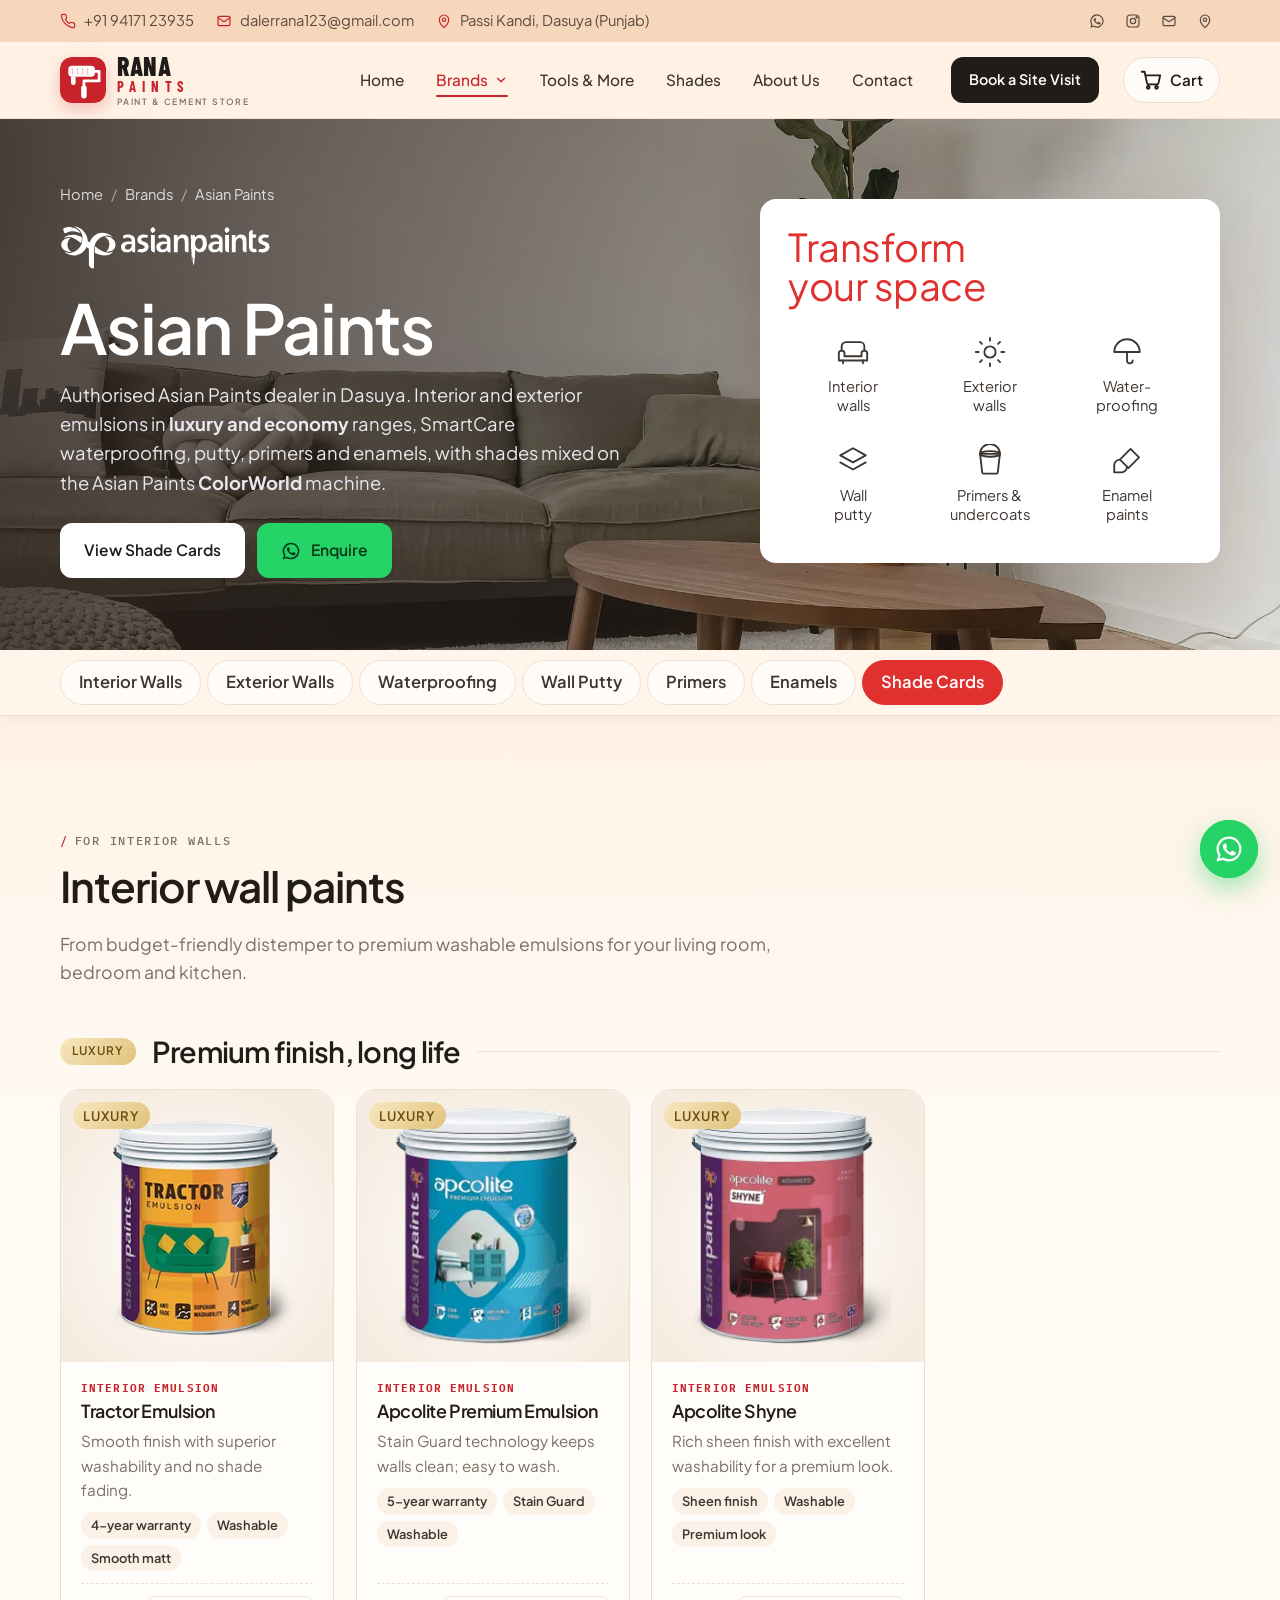
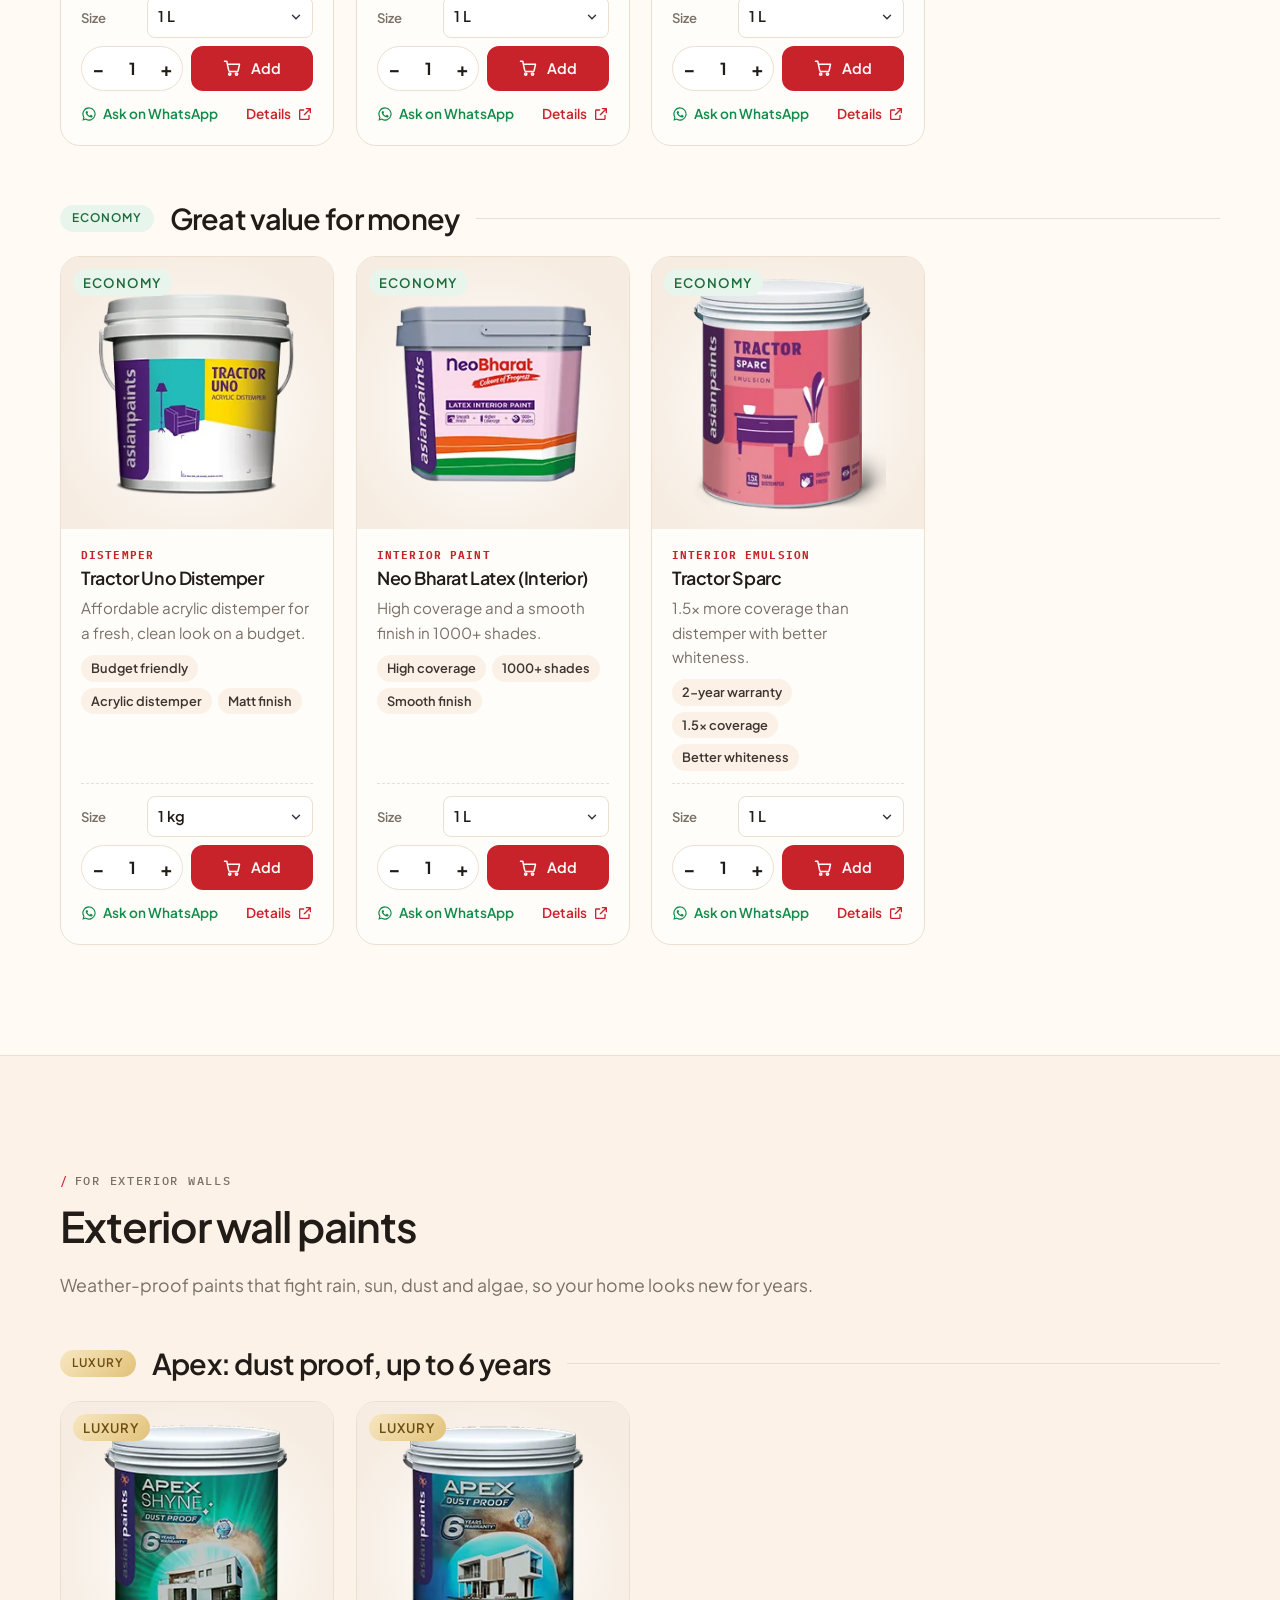
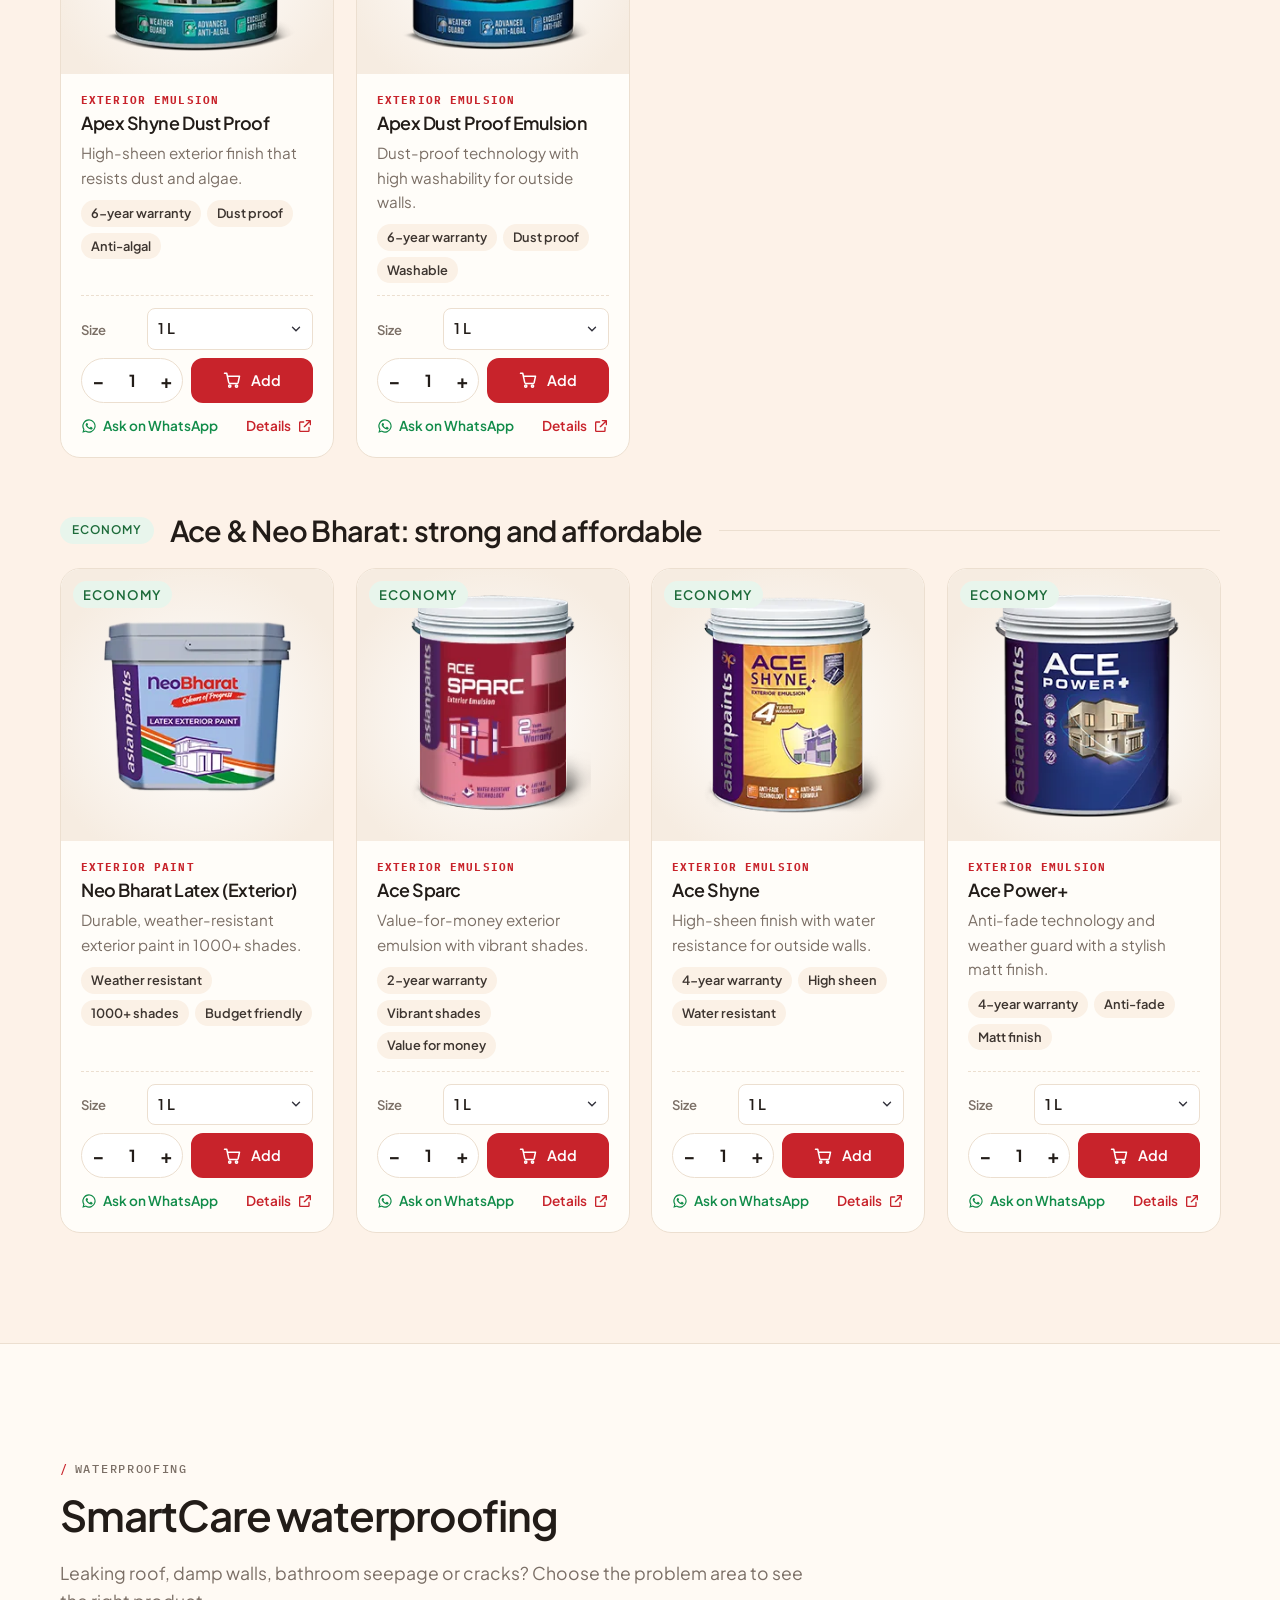
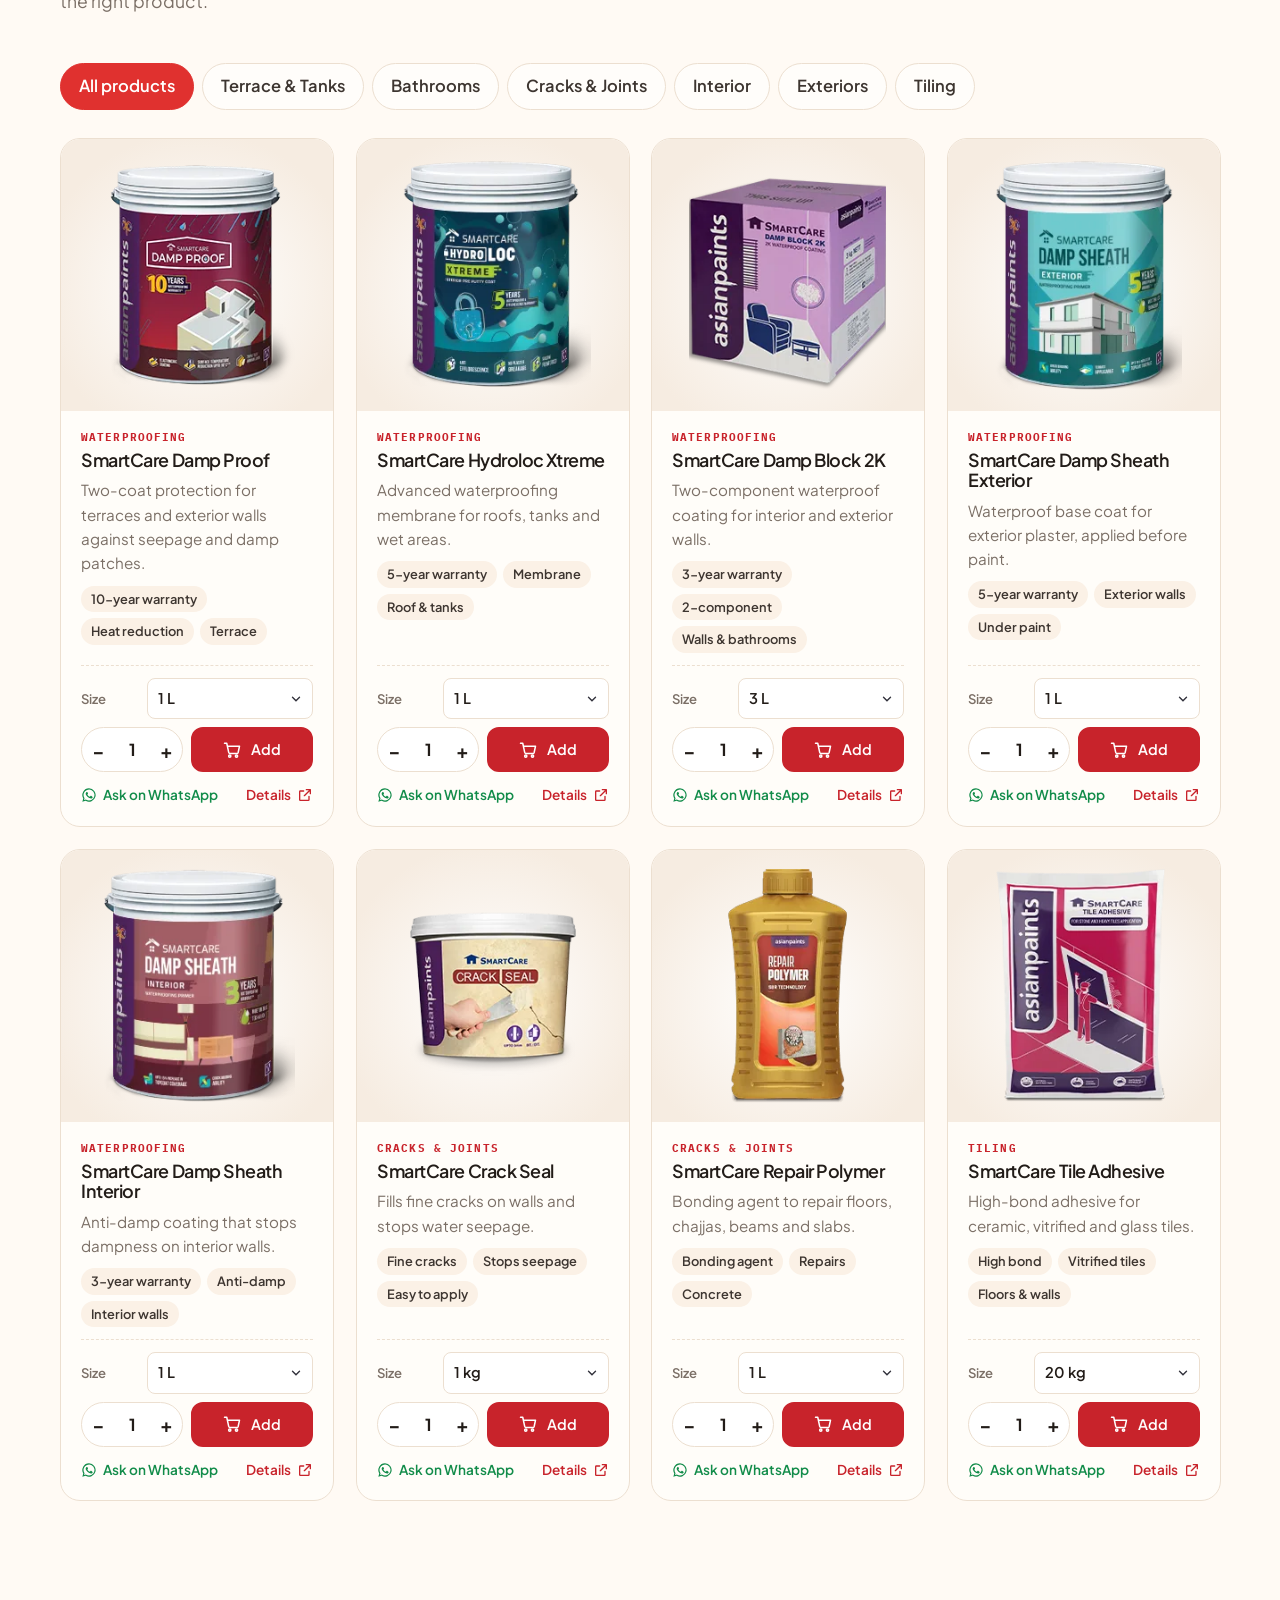
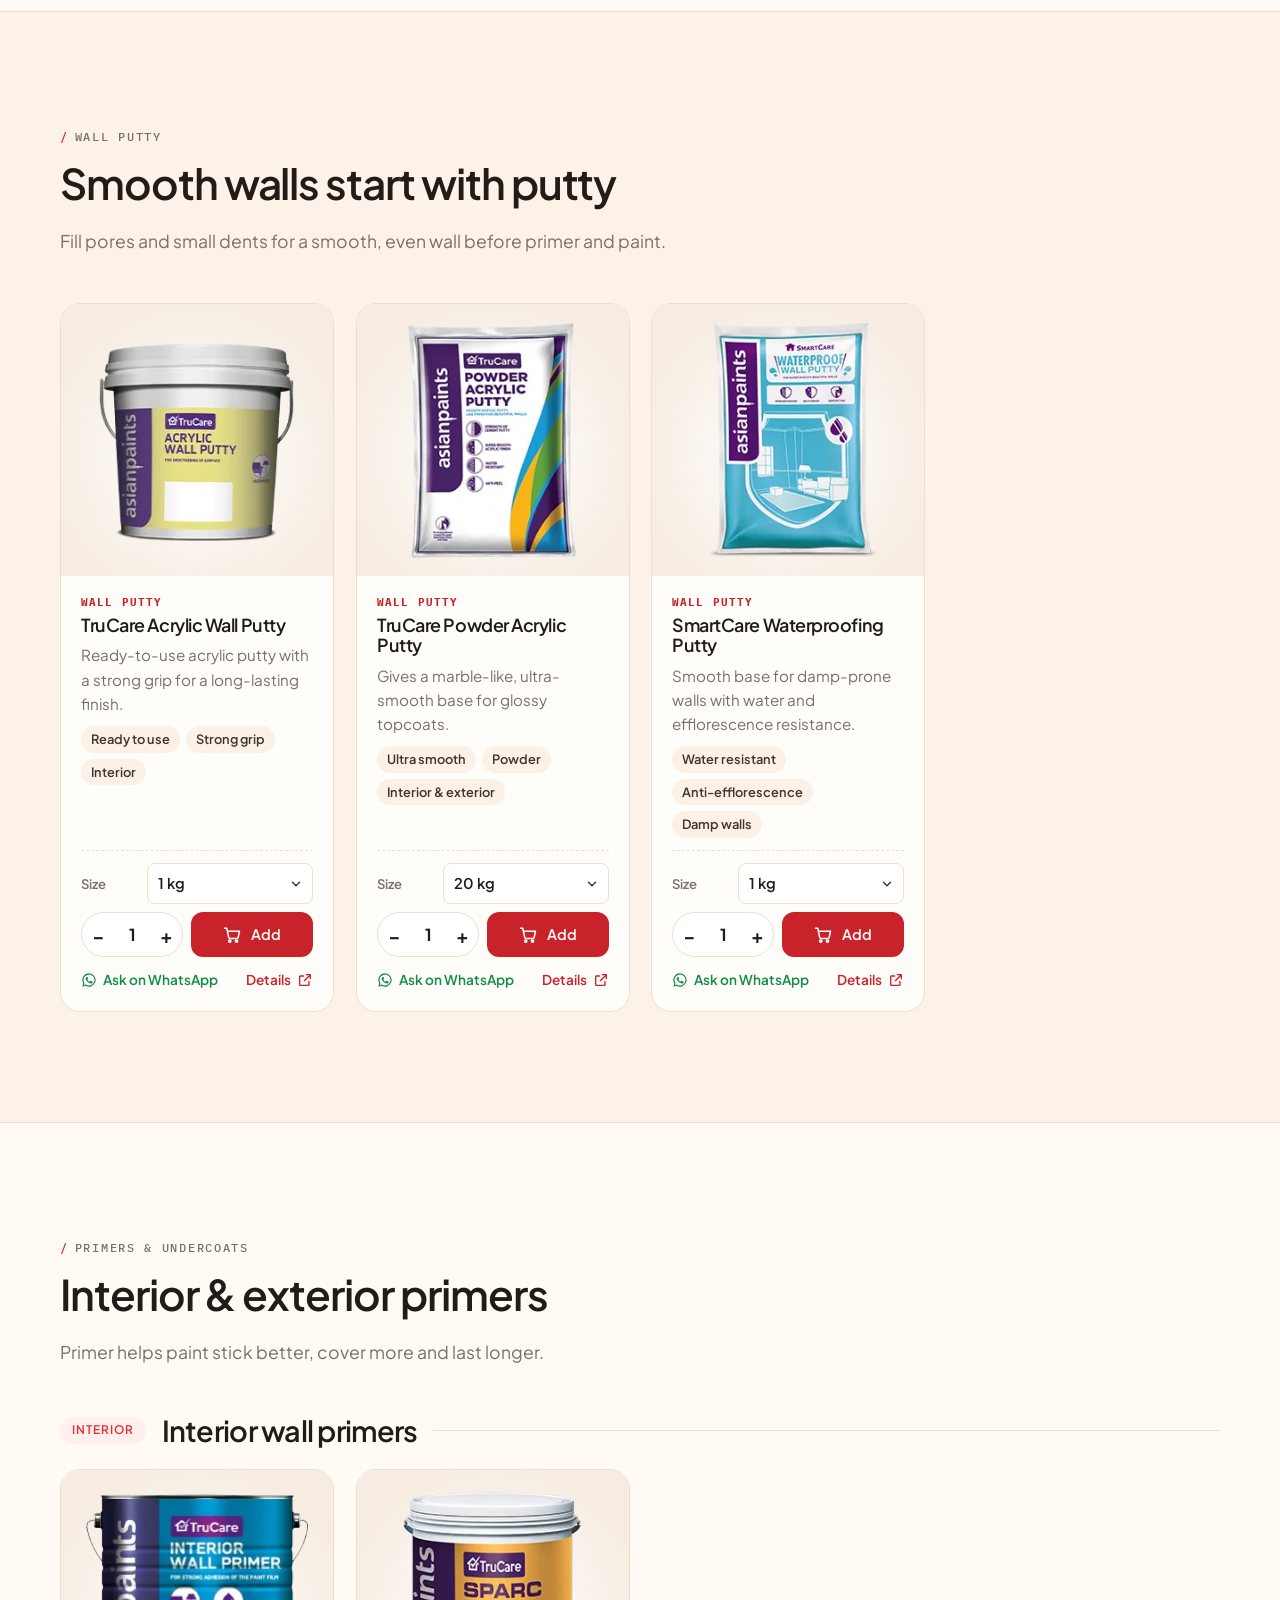
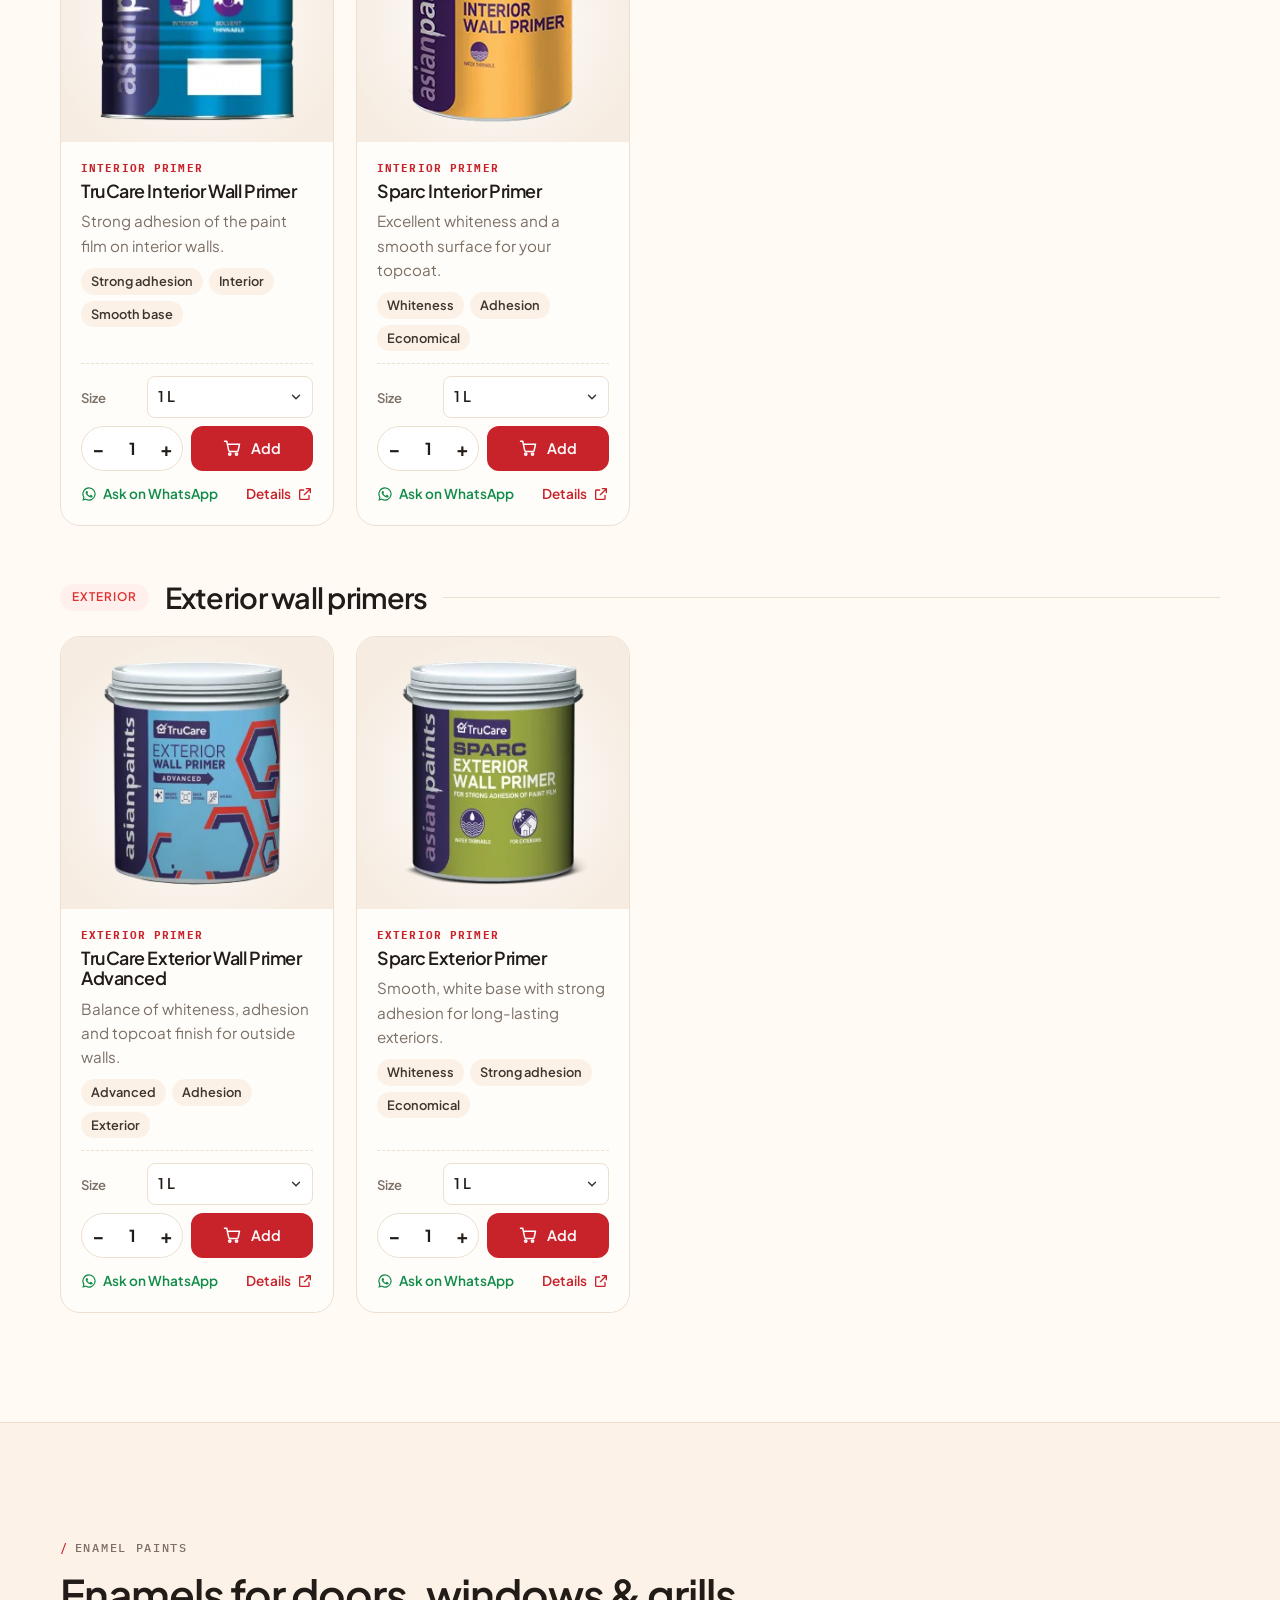
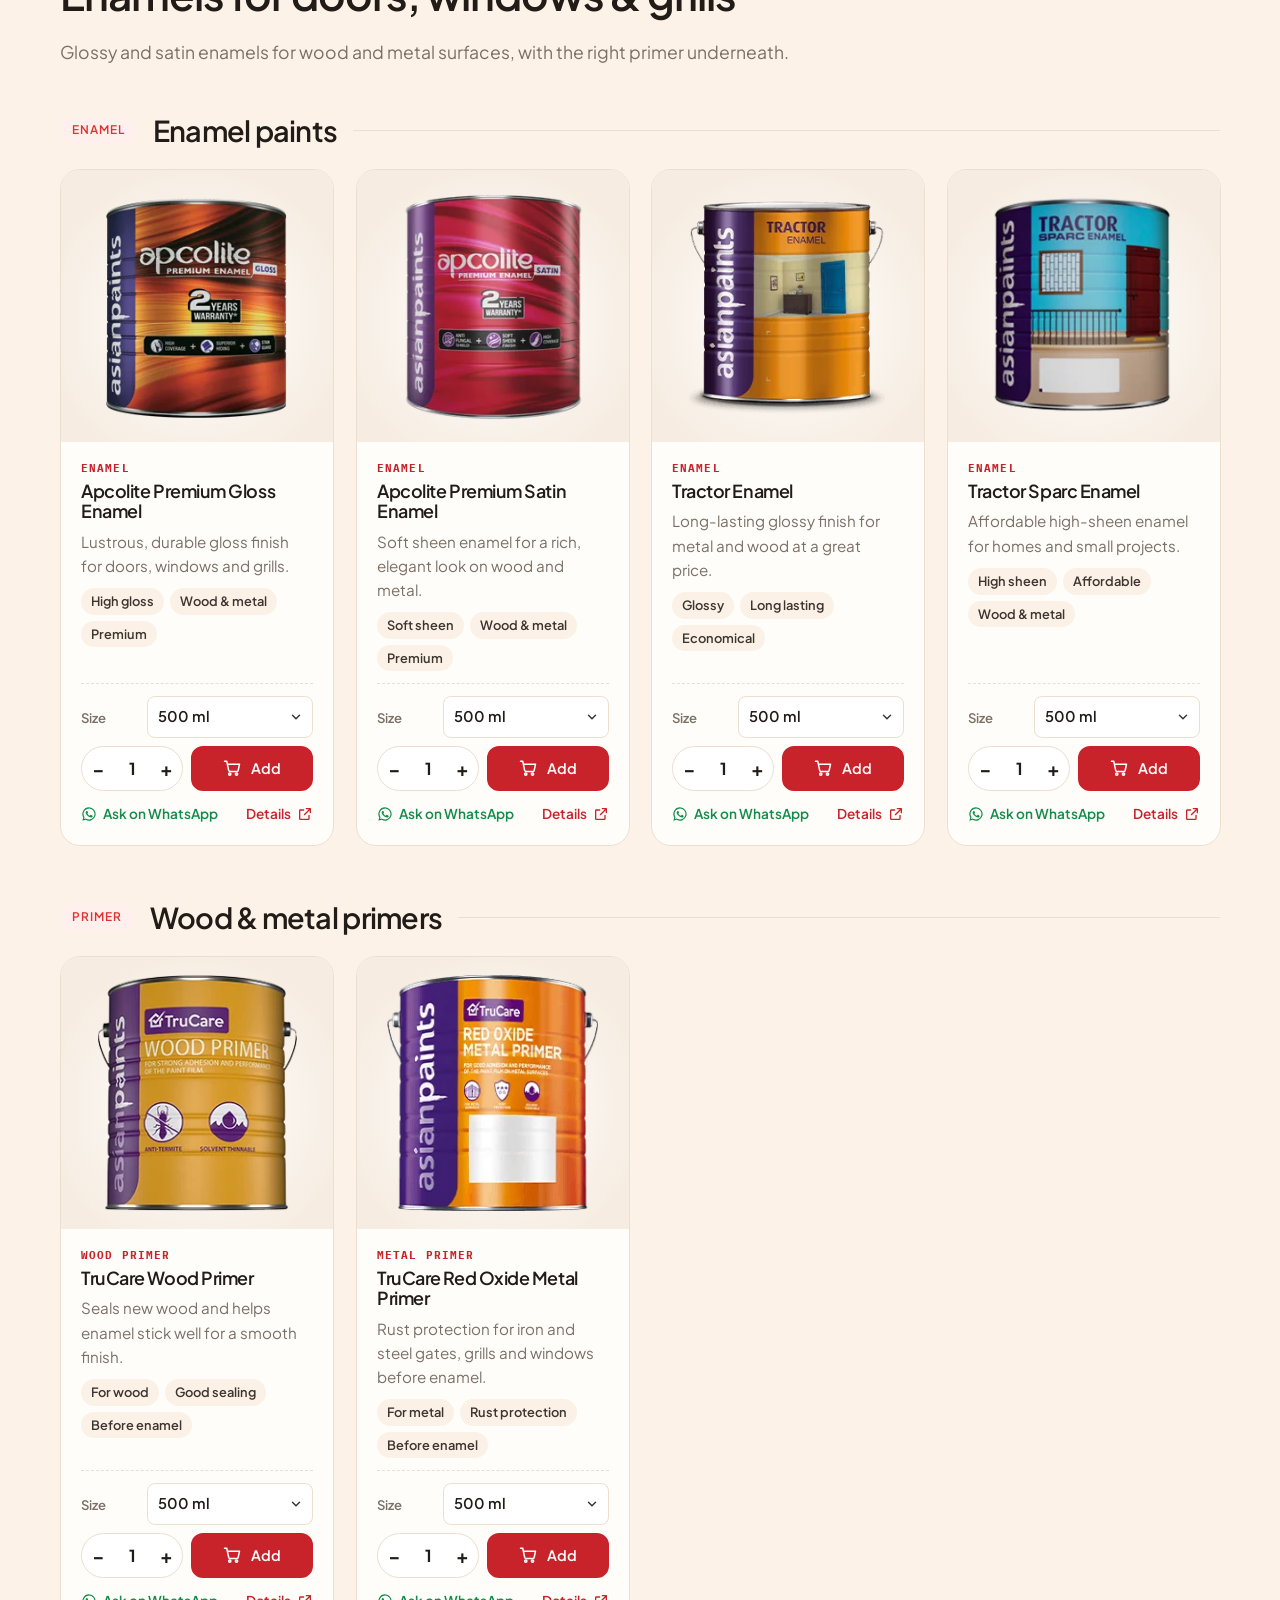
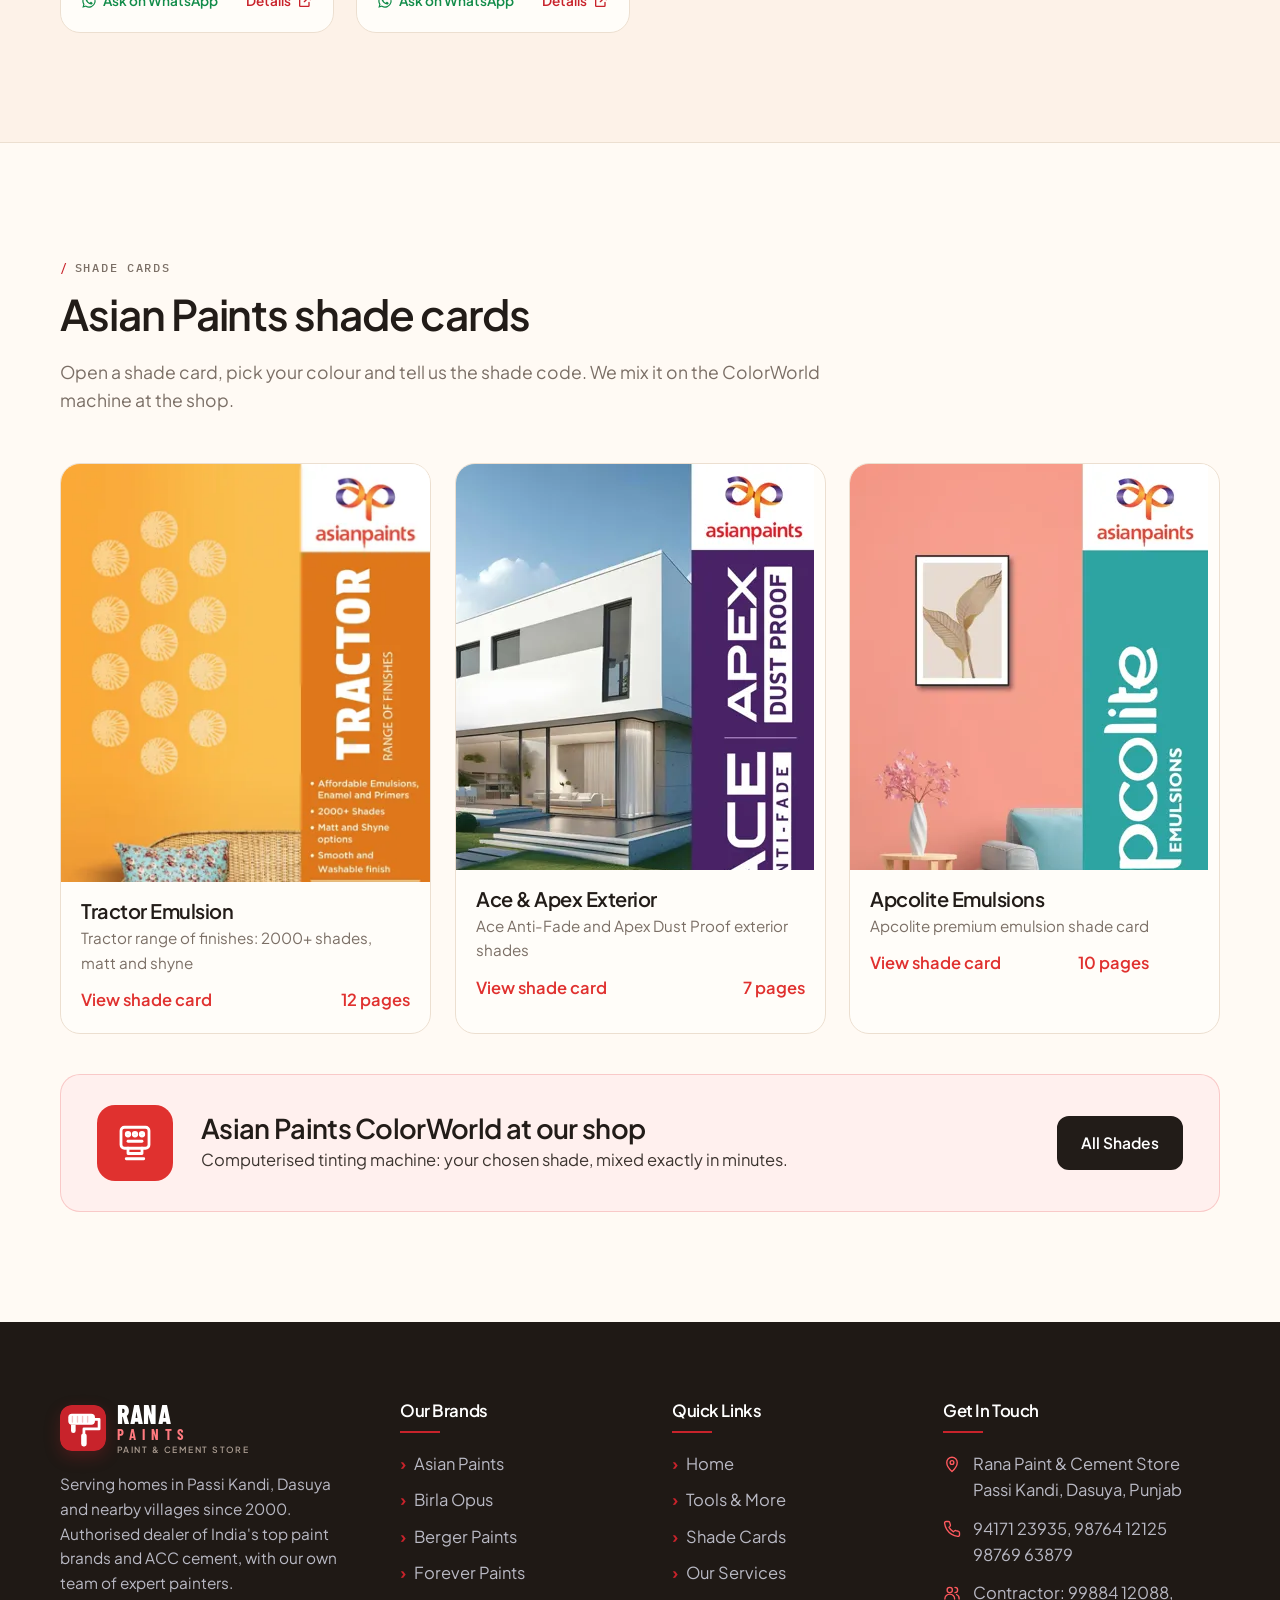
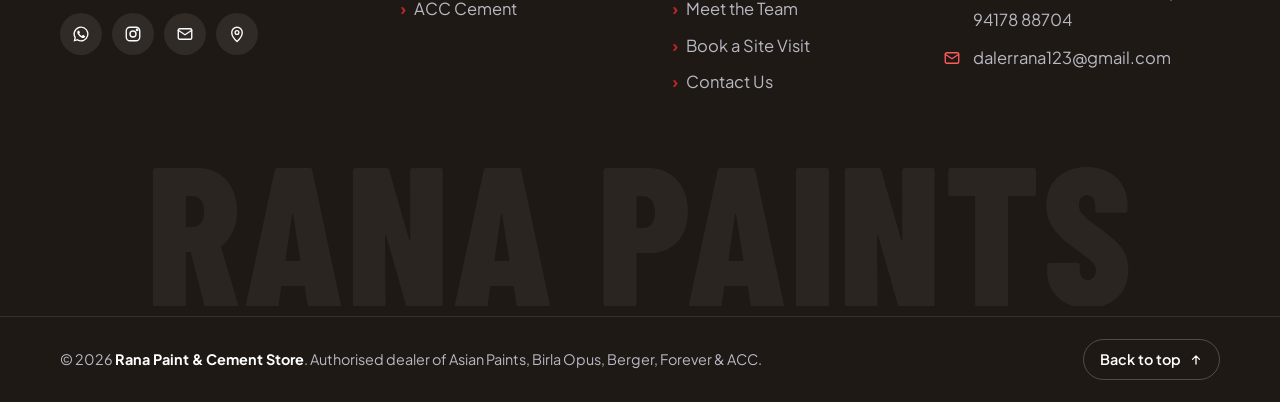
<file: asian-paints.html>
<!DOCTYPE html>
<html lang="en">
<head>
<meta charset="utf-8">
<meta name="viewport" content="width=device-width, initial-scale=1">
<title>Asian Paints Dealer in Dasuya | Rana Paints</title>
<meta name="description" content="Asian Paints authorised dealer in Passi Kandi, Dasuya: Tractor, Apcolite, Ace, Apex, Neo Bharat, SmartCare waterproofing, putty, primers, enamels and shade cards.">
<meta name="theme-color" content="#d2161e">
<meta property="og:type" content="website">
<meta property="og:title" content="Asian Paints Dealer in Dasuya | Rana Paints">
<meta property="og:description" content="Asian Paints authorised dealer in Passi Kandi, Dasuya: Tractor, Apcolite, Ace, Apex, Neo Bharat, SmartCare waterproofing, putty, primers, enamels and shade cards.">
<meta property="og:image" content="images/stock/hero-living.webp">
<link rel="icon" href="images/favicon.svg" type="image/svg+xml">
<link rel="preconnect" href="https://fonts.googleapis.com">
<link rel="preconnect" href="https://fonts.gstatic.com" crossorigin>
<link href="https://fonts.googleapis.com/css2?family=Barlow+Condensed:wght@600;700;800&amp;family=Plus+Jakarta+Sans:wght@400;500;600;700&amp;family=IBM+Plex+Mono:wght@500&amp;display=swap" rel="stylesheet">
<link rel="stylesheet" href="css/style.css?v=10">
<link rel="stylesheet" href="css/theme.css?v=29">
</head>
<body class="page-asian">
<a class="skip-link" href="#main">Skip to content</a>
<div class="topbar">
  <div class="container">
    <div class="topbar__info">
      <a href="tel:+919417123935"><svg viewBox="0 0 24 24" fill="none" stroke="currentColor" stroke-width="1.8" stroke-linecap="round" stroke-linejoin="round" aria-hidden="true"><path d="M22 16.9v3a2 2 0 0 1-2.2 2 19.8 19.8 0 0 1-8.6-3.1 19.5 19.5 0 0 1-6-6A19.8 19.8 0 0 1 2.1 4.2 2 2 0 0 1 4.1 2h3a2 2 0 0 1 2 1.7c.1.9.4 1.8.7 2.7a2 2 0 0 1-.5 2.1L8 9.8a16 16 0 0 0 6 6l1.3-1.3a2 2 0 0 1 2.1-.4c.9.3 1.8.6 2.7.7a2 2 0 0 1 1.7 2z"/></svg> +91 94171 23935</a>
      <a class="hide-sm" href="mailto:dalerrana123@gmail.com"><svg viewBox="0 0 24 24" fill="none" stroke="currentColor" stroke-width="1.8" stroke-linecap="round" stroke-linejoin="round" aria-hidden="true"><rect x="3" y="5" width="18" height="14" rx="2"/><path d="m3 7 9 6 9-6"/></svg> dalerrana123@gmail.com</a>
      <a class="hide-sm" href="https://www.google.com/maps/place/RANA+PAINT+HARDWARE+%26+CEMENT+STORE/@31.8291775,75.7380735,1011m/data=!3m2!1e3!4b1!4m6!3m5!1s0x391b0b5024be199f:0x976d251ef4bd5a5e!8m2!3d31.829173!4d75.7406484!16s%2Fg%2F11vdnwc_x_" target="_blank" rel="noopener"><svg viewBox="0 0 24 24" fill="none" stroke="currentColor" stroke-width="1.8" stroke-linecap="round" stroke-linejoin="round" aria-hidden="true"><path d="M12 22s7-6.3 7-12a7 7 0 0 0-14 0c0 5.7 7 12 7 12z"/><circle cx="12" cy="10" r="2.5"/></svg> Passi Kandi, Dasuya (Punjab)</a>
    </div>
    <div class="topbar__social">
      <a href="https://wa.me/919417123935?text=Namaste%20Rana%20Paints%21" target="_blank" rel="noopener" aria-label="WhatsApp"><svg viewBox="0 0 24 24" fill="currentColor" aria-hidden="true"><path d="M12 2a10 10 0 0 0-8.6 15.1L2 22l5-1.3A10 10 0 1 0 12 2zm0 18.2a8.2 8.2 0 0 1-4.2-1.2l-.3-.2-3 .8.8-2.9-.2-.3A8.2 8.2 0 1 1 12 20.2z"/><path d="M16.6 14.1c-.3-.1-1.5-.7-1.7-.8-.2-.1-.4-.1-.6.1l-.8 1c-.1.2-.3.2-.5.1a6.7 6.7 0 0 1-3.3-2.9c-.3-.4.2-.4.8-1.4.1-.2 0-.3 0-.5l-.8-1.8c-.2-.5-.4-.4-.6-.4h-.5a1 1 0 0 0-.7.3 2.9 2.9 0 0 0-.9 2.2 5 5 0 0 0 1.1 2.7 11.5 11.5 0 0 0 4.4 3.9c1.6.7 2.3.8 3.1.6.5-.1 1.5-.6 1.7-1.2.2-.6.2-1.1.1-1.2l-.8-.3z"/></svg></a>
      <a href="https://www.instagram.com/dwon13/" target="_blank" rel="noopener" aria-label="Instagram"><svg viewBox="0 0 24 24" fill="none" stroke="currentColor" stroke-width="1.8" stroke-linecap="round" stroke-linejoin="round" aria-hidden="true"><rect x="3" y="3" width="18" height="18" rx="5"/><circle cx="12" cy="12" r="4"/><circle cx="17.5" cy="6.5" r="1"/></svg></a>
      <a href="mailto:dalerrana123@gmail.com" aria-label="Email"><svg viewBox="0 0 24 24" fill="none" stroke="currentColor" stroke-width="1.8" stroke-linecap="round" stroke-linejoin="round" aria-hidden="true"><rect x="3" y="5" width="18" height="14" rx="2"/><path d="m3 7 9 6 9-6"/></svg></a>
      <a href="https://www.google.com/maps/place/RANA+PAINT+HARDWARE+%26+CEMENT+STORE/@31.8291775,75.7380735,1011m/data=!3m2!1e3!4b1!4m6!3m5!1s0x391b0b5024be199f:0x976d251ef4bd5a5e!8m2!3d31.829173!4d75.7406484!16s%2Fg%2F11vdnwc_x_" target="_blank" rel="noopener" aria-label="Google Maps"><svg viewBox="0 0 24 24" fill="none" stroke="currentColor" stroke-width="1.8" stroke-linecap="round" stroke-linejoin="round" aria-hidden="true"><path d="M12 22s7-6.3 7-12a7 7 0 0 0-14 0c0 5.7 7 12 7 12z"/><circle cx="12" cy="10" r="2.5"/></svg></a>
    </div>
  </div>
</div>
<header class="header">
  <div class="container header__inner">
    <a class="logo " href="index.html" aria-label="Rana Paints home"><svg class="logo__mark" viewBox="0 0 100 100" aria-hidden="true"><rect width="100" height="100" rx="24" fill="#c8232b"/><rect x="18" y="19" width="58" height="24" rx="8" fill="#fff"/><path d="M27 25v12M38 25v12M49 25v12M60 25v12" stroke="#f3c4c6" stroke-width="3" stroke-linecap="round"/><path d="M76 31h9v21H52v10" fill="none" stroke="#fff" stroke-width="6" stroke-linecap="round" stroke-linejoin="round"/><rect x="46" y="62" width="12" height="28" rx="5" fill="#fff"/><path d="M24 43v13a5 5 0 0 0 10 0V43z" fill="#fff"/></svg><span class="logo__text"><span class="logo__name">RANA</span><span class="logo__sub">PAINTS</span><span class="logo__tag">Paint &amp; Cement Store</span></span></a>
    <nav class="nav" id="site-nav" aria-label="Main">
      <ul class="nav__list">
        <li><a class="nav__link" href="index.html">Home</a></li>
        <li class="nav__item--drop">
          <button class="nav__link" type="button" aria-expanded="false" aria-controls="brands-menu" aria-current="page">Brands <svg viewBox="0 0 24 24" fill="none" stroke="currentColor" stroke-width="2.4" stroke-linecap="round" stroke-linejoin="round" aria-hidden="true"><path d="m6 9 6 6 6-6"/></svg></button>
          <div class="dropdown" id="brands-menu">
          <a href="asian-paints.html" aria-current="page"><span class="dropdown__logo"><img src="images/brands/asian-paints.svg" alt=""></span><span><strong>Asian Paints</strong><small>Emulsions, waterproofing, putty, primers &amp; enamels</small></span></a>
          <a href="birla-opus.html"><span class="dropdown__logo"><img src="images/brands/birla-opus.svg" alt=""></span><span><strong>Birla Opus</strong><small>Style &amp; Calista exterior paints, putty, primers</small></span></a>
          <a href="berger-paints.html"><span class="dropdown__logo"><img src="images/brands/berger-paints.png" alt=""></span><span><strong>Berger Paints</strong><small>WeatherCoat, Walmasta, putty &amp; primers</small></span></a>
          <a href="forever-paints.html"><span class="dropdown__logo"><img src="images/brands/forever-paints.png" alt=""></span><span><strong>Forever Paints</strong><small>Emulsions, primer &amp; rustic putty</small></span></a>
          <a href="acc-cement.html"><span class="dropdown__logo"><img src="images/brands/acc.svg" alt=""></span><span><strong>ACC Cement</strong><small>Gold Water Shield, Concrete Plus, Suraksha Power</small></span></a>
          </div>
        </li>
        <li><a class="nav__link" href="tools.html">Tools &amp; More</a></li>
        <li><a class="nav__link" href="shades.html">Shades</a></li>
        <li><a class="nav__link" href="index.html#team">About Us</a></li>
        <li><a class="nav__link" href="index.html#contact">Contact</a></li>
      </ul>
      <div class="nav__mobile-cta">
        <a class="btn" href="index.html#site-visit"><svg viewBox="0 0 24 24" fill="none" stroke="currentColor" stroke-width="1.8" stroke-linecap="round" stroke-linejoin="round" aria-hidden="true"><path d="M3 11 12 4l9 7"/><path d="M5 10v10h14V10"/><path d="M10 20v-5h4v5"/></svg> Book a Site Visit</a>
        <a class="btn btn--outline" href="tel:+919417123935"><svg viewBox="0 0 24 24" fill="none" stroke="currentColor" stroke-width="1.8" stroke-linecap="round" stroke-linejoin="round" aria-hidden="true"><path d="M22 16.9v3a2 2 0 0 1-2.2 2 19.8 19.8 0 0 1-8.6-3.1 19.5 19.5 0 0 1-6-6A19.8 19.8 0 0 1 2.1 4.2 2 2 0 0 1 4.1 2h3a2 2 0 0 1 2 1.7c.1.9.4 1.8.7 2.7a2 2 0 0 1-.5 2.1L8 9.8a16 16 0 0 0 6 6l1.3-1.3a2 2 0 0 1 2.1-.4c.9.3 1.8.6 2.7.7a2 2 0 0 1 1.7 2z"/></svg> Call 94171 23935</a>
        <a class="btn btn--wa" href="https://wa.me/919417123935?text=Namaste%20Rana%20Paints%21" target="_blank" rel="noopener"><svg viewBox="0 0 24 24" fill="currentColor" aria-hidden="true"><path d="M12 2a10 10 0 0 0-8.6 15.1L2 22l5-1.3A10 10 0 1 0 12 2zm0 18.2a8.2 8.2 0 0 1-4.2-1.2l-.3-.2-3 .8.8-2.9-.2-.3A8.2 8.2 0 1 1 12 20.2z"/><path d="M16.6 14.1c-.3-.1-1.5-.7-1.7-.8-.2-.1-.4-.1-.6.1l-.8 1c-.1.2-.3.2-.5.1a6.7 6.7 0 0 1-3.3-2.9c-.3-.4.2-.4.8-1.4.1-.2 0-.3 0-.5l-.8-1.8c-.2-.5-.4-.4-.6-.4h-.5a1 1 0 0 0-.7.3 2.9 2.9 0 0 0-.9 2.2 5 5 0 0 0 1.1 2.7 11.5 11.5 0 0 0 4.4 3.9c1.6.7 2.3.8 3.1.6.5-.1 1.5-.6 1.7-1.2.2-.6.2-1.1.1-1.2l-.8-.3z"/></svg> WhatsApp</a>
      </div>
    </nav>
    <div class="header__cta">
      <a class="btn btn--sm" href="index.html#site-visit">Book a Site Visit</a>
      <a class="callbox" href="tel:+919417123935">
        <span class="callbox__icon"><svg viewBox="0 0 24 24" fill="none" stroke="currentColor" stroke-width="1.8" stroke-linecap="round" stroke-linejoin="round" aria-hidden="true"><path d="M22 16.9v3a2 2 0 0 1-2.2 2 19.8 19.8 0 0 1-8.6-3.1 19.5 19.5 0 0 1-6-6A19.8 19.8 0 0 1 2.1 4.2 2 2 0 0 1 4.1 2h3a2 2 0 0 1 2 1.7c.1.9.4 1.8.7 2.7a2 2 0 0 1-.5 2.1L8 9.8a16 16 0 0 0 6 6l1.3-1.3a2 2 0 0 1 2.1-.4c.9.3 1.8.6 2.7.7a2 2 0 0 1 1.7 2z"/></svg></span>
        <span><small>Call now</small><strong>94171 23935</strong></span>
      </a>
    </div>
    <button class="cart-btn" type="button" data-cart-open aria-label="Open cart"><svg viewBox="0 0 24 24" fill="none" stroke="currentColor" stroke-width="2" stroke-linecap="round" stroke-linejoin="round" aria-hidden="true"><circle cx="9" cy="20" r="1.5"/><circle cx="18" cy="20" r="1.5"/><path d="M2 3h3l2.6 12.2a2 2 0 0 0 2 1.6h8.6a2 2 0 0 0 2-1.5L22 7H6"/></svg><span class="cart-btn__label">Cart</span><span class="cart-count" data-cart-count hidden>0</span></button>
    <button class="nav-toggle" type="button" aria-label="Menu" aria-expanded="false" aria-controls="site-nav"><span></span></button>
  </div>
</header>
<main id="main">

<section class="bhero">
  <img src="images/stock/hero-living.webp" alt="" fetchpriority="high">
  <div class="container bhero__inner">
    <div>
      <nav class="crumbs" aria-label="Breadcrumb"><a href="index.html">Home</a><span>/</span><a href="index.html#brands">Brands</a><span>/</span>Asian Paints</nav>
      <img class="bhero__logo" src="images/brands/asian-paints-white.svg" alt="Asian Paints" width="190" height="40">
      <h1>Asian Paints</h1>
      <p>Authorised Asian Paints dealer in Dasuya. Interior and exterior emulsions in <strong>luxury and economy</strong> ranges, SmartCare waterproofing, putty, primers and enamels, with shades mixed on the Asian Paints <strong>ColorWorld</strong> machine.</p>
      <div class="bhero__actions">
        <a class="btn" href="#shades">View Shade Cards</a>
        <a class="btn btn--wa" href="https://wa.me/919417123935?text=Namaste%20Rana%20Paints%21%20I%20want%20to%20know%20about%20Asian%20Paints%20products%20and%20prices." target="_blank" rel="noopener"><svg viewBox="0 0 24 24" fill="currentColor" aria-hidden="true"><path d="M12 2a10 10 0 0 0-8.6 15.1L2 22l5-1.3A10 10 0 1 0 12 2zm0 18.2a8.2 8.2 0 0 1-4.2-1.2l-.3-.2-3 .8.8-2.9-.2-.3A8.2 8.2 0 1 1 12 20.2z"/><path d="M16.6 14.1c-.3-.1-1.5-.7-1.7-.8-.2-.1-.4-.1-.6.1l-.8 1c-.1.2-.3.2-.5.1a6.7 6.7 0 0 1-3.3-2.9c-.3-.4.2-.4.8-1.4.1-.2 0-.3 0-.5l-.8-1.8c-.2-.5-.4-.4-.6-.4h-.5a1 1 0 0 0-.7.3 2.9 2.9 0 0 0-.9 2.2 5 5 0 0 0 1.1 2.7 11.5 11.5 0 0 0 4.4 3.9c1.6.7 2.3.8 3.1.6.5-.1 1.5-.6 1.7-1.2.2-.6.2-1.1.1-1.2l-.8-.3z"/></svg> Enquire</a>
      </div>
    </div>
    <aside class="catcard" style="--page-hero-title:#e0312f">
      <h2 class="catcard__title">Transform<br>your space</h2>
      <nav class="catcard__grid" aria-label="Asian Paints categories">
        <a href="#interior"><svg viewBox="0 0 24 24" fill="none" stroke="currentColor" stroke-width="1.3" stroke-linecap="round" stroke-linejoin="round" aria-hidden="true"><path d="M4 11V8a3 3 0 0 1 3-3h10a3 3 0 0 1 3 3v3"/><path d="M2 13a2 2 0 0 1 4 0v2h12v-2a2 2 0 0 1 4 0v5H2z"/><path d="M5 18v2M19 18v2"/></svg>Interior<br>walls</a>
        <a href="#exterior"><svg viewBox="0 0 24 24" fill="none" stroke="currentColor" stroke-width="1.3" stroke-linecap="round" stroke-linejoin="round" aria-hidden="true"><circle cx="12" cy="12" r="4"/><path d="M12 2v2M12 20v2M4.9 4.9l1.4 1.4M17.7 17.7l1.4 1.4M2 12h2M20 12h2M4.9 19.1l1.4-1.4M17.7 6.3l1.4-1.4"/></svg>Exterior<br>walls</a>
        <a href="#waterproofing"><svg viewBox="0 0 24 24" fill="none" stroke="currentColor" stroke-width="1.3" stroke-linecap="round" stroke-linejoin="round" aria-hidden="true"><path d="M12 3a9 9 0 0 1 9 9H3a9 9 0 0 1 9-9z"/><path d="M12 12v6a2 2 0 0 0 4 0"/></svg>Water-<br>proofing</a>
        <a href="#putty"><svg viewBox="0 0 24 24" fill="none" stroke="currentColor" stroke-width="1.3" stroke-linecap="round" stroke-linejoin="round" aria-hidden="true"><path d="m12 3 9 5-9 5-9-5z"/><path d="m3 13 9 5 9-5"/></svg>Wall<br>putty</a>
        <a href="#primers"><svg viewBox="0 0 24 24" fill="none" stroke="currentColor" stroke-width="1.3" stroke-linecap="round" stroke-linejoin="round" aria-hidden="true"><path d="M5 7h14l-1.5 13a1 1 0 0 1-1 .9h-9a1 1 0 0 1-1-.9z"/><ellipse cx="12" cy="7" rx="7" ry="2"/><path d="M5 7a7 7 0 0 1 14 0"/></svg>Primers &amp;<br>undercoats</a>
        <a href="#enamels"><svg viewBox="0 0 24 24" fill="none" stroke="currentColor" stroke-width="1.3" stroke-linecap="round" stroke-linejoin="round" aria-hidden="true"><path d="M14.5 3.5 20.5 9.5 13 17l-6-6z"/><path d="M7 11c-2 0-4 1.5-4 4v5h5c2.5 0 4-2 4-4"/></svg>Enamel<br>paints</a>
      </nav>
    </aside>
  </div>
</section>

<nav class="subnav" aria-label="Asian Paints sections">
  <div class="container"><div class="subnav__list">
    <a href="#interior">Interior Walls</a><a href="#exterior">Exterior Walls</a><a href="#waterproofing">Waterproofing</a><a href="#putty">Wall Putty</a><a href="#primers">Primers</a><a href="#enamels">Enamels</a><a href="#shades">Shade Cards</a>
  </div></div>
</nav>

<section class="section" id="interior">
  <div class="container">
    <div class="section-head">
      <span class="eyebrow">For Interior Walls</span>
      <h2>Interior wall paints</h2>
      <p>From budget-friendly distemper to premium washable emulsions for your living room, bedroom and kitchen.</p>
    </div>
    <div class="pgroup">
      <div class="pgroup__head"><span class="tier tier--luxury">Luxury</span><h3>Premium finish, long life</h3></div>
      <div class="products">
<article class="product" data-pid="asian-tractor-emulsion" data-name="Tractor Emulsion" data-brand="Asian Paints" data-img="images/products/asian/tractor-emulsion.webp" data-fixed="{}">
  <span class="tier tier--luxury">Luxury</span>
  <div class="product__img"><img src="images/products/asian/tractor-emulsion.webp" alt="Tractor Emulsion by Asian Paints" loading="lazy" width="600" height="600"></div>
  <div class="product__body">
    <span class="product__cat">Interior Emulsion</span>
    <h3>Tractor Emulsion</h3>
    <p>Smooth finish with superior washability and no shade fading.</p>
    <ul class="chips"><li>4-year warranty</li><li>Washable</li><li>Smooth matt</li></ul>
    <div class="buy">
      <label class="buy__field"><span>Size</span><select data-opt="Size"><option value="1 L">1 L</option><option value="4 L">4 L</option><option value="10 L">10 L</option><option value="20 L">20 L</option></select></label>
      <div class="buy__row">
        <div class="qty"><button type="button" data-step="-1" aria-label="Less">&minus;</button><input type="number" min="1" max="999" value="1" inputmode="numeric" aria-label="Quantity"><button type="button" data-step="1" aria-label="More">+</button></div>
        <button class="btn btn--sm btn--cart" type="button" data-add><svg viewBox="0 0 24 24" fill="none" stroke="currentColor" stroke-width="2" stroke-linecap="round" stroke-linejoin="round" aria-hidden="true"><circle cx="9" cy="20" r="1.5"/><circle cx="18" cy="20" r="1.5"/><path d="M2 3h3l2.6 12.2a2 2 0 0 0 2 1.6h8.6a2 2 0 0 0 2-1.5L22 7H6"/></svg> Add</button>
      </div>
    </div>
    <div class="product__links">
      <a class="link-wa" href="https://wa.me/919417123935?text=Namaste%20Rana%20Paints%21%20Please%20share%20price%20and%20details%20of%20Tractor%20Emulsion%20%28Asian%20Paints%29." target="_blank" rel="noopener"><svg viewBox="0 0 24 24" fill="currentColor" aria-hidden="true"><path d="M12 2a10 10 0 0 0-8.6 15.1L2 22l5-1.3A10 10 0 1 0 12 2zm0 18.2a8.2 8.2 0 0 1-4.2-1.2l-.3-.2-3 .8.8-2.9-.2-.3A8.2 8.2 0 1 1 12 20.2z"/><path d="M16.6 14.1c-.3-.1-1.5-.7-1.7-.8-.2-.1-.4-.1-.6.1l-.8 1c-.1.2-.3.2-.5.1a6.7 6.7 0 0 1-3.3-2.9c-.3-.4.2-.4.8-1.4.1-.2 0-.3 0-.5l-.8-1.8c-.2-.5-.4-.4-.6-.4h-.5a1 1 0 0 0-.7.3 2.9 2.9 0 0 0-.9 2.2 5 5 0 0 0 1.1 2.7 11.5 11.5 0 0 0 4.4 3.9c1.6.7 2.3.8 3.1.6.5-.1 1.5-.6 1.7-1.2.2-.6.2-1.1.1-1.2l-.8-.3z"/></svg> Ask on WhatsApp</a>
      <a class="link-arrow" href="https://www.asianpaints.com/paint-products/interior-wall-paints/plain-finishes/tractor-emulsion.html" target="_blank" rel="noopener">Details <svg viewBox="0 0 24 24" fill="none" stroke="currentColor" stroke-width="2" stroke-linecap="round" stroke-linejoin="round" aria-hidden="true"><path d="M14 4h6v6M20 4l-9 9M18 14v5a1 1 0 0 1-1 1H5a1 1 0 0 1-1-1V7a1 1 0 0 1 1-1h5"/></svg></a>
    </div>
  </div>
</article>
<article class="product" data-pid="asian-apcolite-premium-emulsion" data-name="Apcolite Premium Emulsion" data-brand="Asian Paints" data-img="images/products/asian/apcolite-premium-emulsion.webp" data-fixed="{}">
  <span class="tier tier--luxury">Luxury</span>
  <div class="product__img"><img src="images/products/asian/apcolite-premium-emulsion.webp" alt="Apcolite Premium Emulsion by Asian Paints" loading="lazy" width="600" height="600"></div>
  <div class="product__body">
    <span class="product__cat">Interior Emulsion</span>
    <h3>Apcolite Premium Emulsion</h3>
    <p>Stain Guard technology keeps walls clean; easy to wash.</p>
    <ul class="chips"><li>5-year warranty</li><li>Stain Guard</li><li>Washable</li></ul>
    <div class="buy">
      <label class="buy__field"><span>Size</span><select data-opt="Size"><option value="1 L">1 L</option><option value="4 L">4 L</option><option value="10 L">10 L</option><option value="20 L">20 L</option></select></label>
      <div class="buy__row">
        <div class="qty"><button type="button" data-step="-1" aria-label="Less">&minus;</button><input type="number" min="1" max="999" value="1" inputmode="numeric" aria-label="Quantity"><button type="button" data-step="1" aria-label="More">+</button></div>
        <button class="btn btn--sm btn--cart" type="button" data-add><svg viewBox="0 0 24 24" fill="none" stroke="currentColor" stroke-width="2" stroke-linecap="round" stroke-linejoin="round" aria-hidden="true"><circle cx="9" cy="20" r="1.5"/><circle cx="18" cy="20" r="1.5"/><path d="M2 3h3l2.6 12.2a2 2 0 0 0 2 1.6h8.6a2 2 0 0 0 2-1.5L22 7H6"/></svg> Add</button>
      </div>
    </div>
    <div class="product__links">
      <a class="link-wa" href="https://wa.me/919417123935?text=Namaste%20Rana%20Paints%21%20Please%20share%20price%20and%20details%20of%20Apcolite%20Premium%20Emulsion%20%28Asian%20Paints%29." target="_blank" rel="noopener"><svg viewBox="0 0 24 24" fill="currentColor" aria-hidden="true"><path d="M12 2a10 10 0 0 0-8.6 15.1L2 22l5-1.3A10 10 0 1 0 12 2zm0 18.2a8.2 8.2 0 0 1-4.2-1.2l-.3-.2-3 .8.8-2.9-.2-.3A8.2 8.2 0 1 1 12 20.2z"/><path d="M16.6 14.1c-.3-.1-1.5-.7-1.7-.8-.2-.1-.4-.1-.6.1l-.8 1c-.1.2-.3.2-.5.1a6.7 6.7 0 0 1-3.3-2.9c-.3-.4.2-.4.8-1.4.1-.2 0-.3 0-.5l-.8-1.8c-.2-.5-.4-.4-.6-.4h-.5a1 1 0 0 0-.7.3 2.9 2.9 0 0 0-.9 2.2 5 5 0 0 0 1.1 2.7 11.5 11.5 0 0 0 4.4 3.9c1.6.7 2.3.8 3.1.6.5-.1 1.5-.6 1.7-1.2.2-.6.2-1.1.1-1.2l-.8-.3z"/></svg> Ask on WhatsApp</a>
      <a class="link-arrow" href="https://www.asianpaints.com/paint-products/interior-wall-paints/plain-finishes/apcolite-premium-emulsion.html" target="_blank" rel="noopener">Details <svg viewBox="0 0 24 24" fill="none" stroke="currentColor" stroke-width="2" stroke-linecap="round" stroke-linejoin="round" aria-hidden="true"><path d="M14 4h6v6M20 4l-9 9M18 14v5a1 1 0 0 1-1 1H5a1 1 0 0 1-1-1V7a1 1 0 0 1 1-1h5"/></svg></a>
    </div>
  </div>
</article>
<article class="product" data-pid="asian-apcolite-shyne" data-name="Apcolite Shyne" data-brand="Asian Paints" data-img="images/products/asian/apcolite-shyne.webp" data-fixed="{}">
  <span class="tier tier--luxury">Luxury</span>
  <div class="product__img"><img src="images/products/asian/apcolite-shyne.webp" alt="Apcolite Shyne by Asian Paints" loading="lazy" width="600" height="600"></div>
  <div class="product__body">
    <span class="product__cat">Interior Emulsion</span>
    <h3>Apcolite Shyne</h3>
    <p>Rich sheen finish with excellent washability for a premium look.</p>
    <ul class="chips"><li>Sheen finish</li><li>Washable</li><li>Premium look</li></ul>
    <div class="buy">
      <label class="buy__field"><span>Size</span><select data-opt="Size"><option value="1 L">1 L</option><option value="4 L">4 L</option><option value="10 L">10 L</option><option value="20 L">20 L</option></select></label>
      <div class="buy__row">
        <div class="qty"><button type="button" data-step="-1" aria-label="Less">&minus;</button><input type="number" min="1" max="999" value="1" inputmode="numeric" aria-label="Quantity"><button type="button" data-step="1" aria-label="More">+</button></div>
        <button class="btn btn--sm btn--cart" type="button" data-add><svg viewBox="0 0 24 24" fill="none" stroke="currentColor" stroke-width="2" stroke-linecap="round" stroke-linejoin="round" aria-hidden="true"><circle cx="9" cy="20" r="1.5"/><circle cx="18" cy="20" r="1.5"/><path d="M2 3h3l2.6 12.2a2 2 0 0 0 2 1.6h8.6a2 2 0 0 0 2-1.5L22 7H6"/></svg> Add</button>
      </div>
    </div>
    <div class="product__links">
      <a class="link-wa" href="https://wa.me/919417123935?text=Namaste%20Rana%20Paints%21%20Please%20share%20price%20and%20details%20of%20Apcolite%20Shyne%20%28Asian%20Paints%29." target="_blank" rel="noopener"><svg viewBox="0 0 24 24" fill="currentColor" aria-hidden="true"><path d="M12 2a10 10 0 0 0-8.6 15.1L2 22l5-1.3A10 10 0 1 0 12 2zm0 18.2a8.2 8.2 0 0 1-4.2-1.2l-.3-.2-3 .8.8-2.9-.2-.3A8.2 8.2 0 1 1 12 20.2z"/><path d="M16.6 14.1c-.3-.1-1.5-.7-1.7-.8-.2-.1-.4-.1-.6.1l-.8 1c-.1.2-.3.2-.5.1a6.7 6.7 0 0 1-3.3-2.9c-.3-.4.2-.4.8-1.4.1-.2 0-.3 0-.5l-.8-1.8c-.2-.5-.4-.4-.6-.4h-.5a1 1 0 0 0-.7.3 2.9 2.9 0 0 0-.9 2.2 5 5 0 0 0 1.1 2.7 11.5 11.5 0 0 0 4.4 3.9c1.6.7 2.3.8 3.1.6.5-.1 1.5-.6 1.7-1.2.2-.6.2-1.1.1-1.2l-.8-.3z"/></svg> Ask on WhatsApp</a>
      <a class="link-arrow" href="https://www.asianpaints.com/paint-products/interior-wall-paints/plain-finishes/apcolite-advanced-shyne-premium-emulsion.html" target="_blank" rel="noopener">Details <svg viewBox="0 0 24 24" fill="none" stroke="currentColor" stroke-width="2" stroke-linecap="round" stroke-linejoin="round" aria-hidden="true"><path d="M14 4h6v6M20 4l-9 9M18 14v5a1 1 0 0 1-1 1H5a1 1 0 0 1-1-1V7a1 1 0 0 1 1-1h5"/></svg></a>
    </div>
  </div>
</article>
</div>
    </div>
    <div class="pgroup">
      <div class="pgroup__head"><span class="tier tier--economy">Economy</span><h3>Great value for money</h3></div>
      <div class="products">
<article class="product" data-pid="asian-tractor-uno" data-name="Tractor Uno Distemper" data-brand="Asian Paints" data-img="images/products/asian/tractor-uno.webp" data-fixed="{}">
  <span class="tier tier--economy">Economy</span>
  <div class="product__img"><img src="images/products/asian/tractor-uno.webp" alt="Tractor Uno Distemper by Asian Paints" loading="lazy" width="600" height="600"></div>
  <div class="product__body">
    <span class="product__cat">Distemper</span>
    <h3>Tractor Uno Distemper</h3>
    <p>Affordable acrylic distemper for a fresh, clean look on a budget.</p>
    <ul class="chips"><li>Budget friendly</li><li>Acrylic distemper</li><li>Matt finish</li></ul>
    <div class="buy">
      <label class="buy__field"><span>Size</span><select data-opt="Size"><option value="1 kg">1 kg</option><option value="5 kg">5 kg</option><option value="10 kg">10 kg</option><option value="20 kg">20 kg</option></select></label>
      <div class="buy__row">
        <div class="qty"><button type="button" data-step="-1" aria-label="Less">&minus;</button><input type="number" min="1" max="999" value="1" inputmode="numeric" aria-label="Quantity"><button type="button" data-step="1" aria-label="More">+</button></div>
        <button class="btn btn--sm btn--cart" type="button" data-add><svg viewBox="0 0 24 24" fill="none" stroke="currentColor" stroke-width="2" stroke-linecap="round" stroke-linejoin="round" aria-hidden="true"><circle cx="9" cy="20" r="1.5"/><circle cx="18" cy="20" r="1.5"/><path d="M2 3h3l2.6 12.2a2 2 0 0 0 2 1.6h8.6a2 2 0 0 0 2-1.5L22 7H6"/></svg> Add</button>
      </div>
    </div>
    <div class="product__links">
      <a class="link-wa" href="https://wa.me/919417123935?text=Namaste%20Rana%20Paints%21%20Please%20share%20price%20and%20details%20of%20Tractor%20Uno%20Distemper%20%28Asian%20Paints%29." target="_blank" rel="noopener"><svg viewBox="0 0 24 24" fill="currentColor" aria-hidden="true"><path d="M12 2a10 10 0 0 0-8.6 15.1L2 22l5-1.3A10 10 0 1 0 12 2zm0 18.2a8.2 8.2 0 0 1-4.2-1.2l-.3-.2-3 .8.8-2.9-.2-.3A8.2 8.2 0 1 1 12 20.2z"/><path d="M16.6 14.1c-.3-.1-1.5-.7-1.7-.8-.2-.1-.4-.1-.6.1l-.8 1c-.1.2-.3.2-.5.1a6.7 6.7 0 0 1-3.3-2.9c-.3-.4.2-.4.8-1.4.1-.2 0-.3 0-.5l-.8-1.8c-.2-.5-.4-.4-.6-.4h-.5a1 1 0 0 0-.7.3 2.9 2.9 0 0 0-.9 2.2 5 5 0 0 0 1.1 2.7 11.5 11.5 0 0 0 4.4 3.9c1.6.7 2.3.8 3.1.6.5-.1 1.5-.6 1.7-1.2.2-.6.2-1.1.1-1.2l-.8-.3z"/></svg> Ask on WhatsApp</a>
      <a class="link-arrow" href="https://www.asianpaints.com/paint-products/interior-wall-paints/plain-finishes/tractor-uno.html" target="_blank" rel="noopener">Details <svg viewBox="0 0 24 24" fill="none" stroke="currentColor" stroke-width="2" stroke-linecap="round" stroke-linejoin="round" aria-hidden="true"><path d="M14 4h6v6M20 4l-9 9M18 14v5a1 1 0 0 1-1 1H5a1 1 0 0 1-1-1V7a1 1 0 0 1 1-1h5"/></svg></a>
    </div>
  </div>
</article>
<article class="product" data-pid="asian-neo-bharat-interior" data-name="Neo Bharat Latex (Interior)" data-brand="Asian Paints" data-img="images/products/asian/neo-bharat-interior.webp" data-fixed="{}">
  <span class="tier tier--economy">Economy</span>
  <div class="product__img"><img src="images/products/asian/neo-bharat-interior.webp" alt="Neo Bharat Latex (Interior) by Asian Paints" loading="lazy" width="600" height="600"></div>
  <div class="product__body">
    <span class="product__cat">Interior Paint</span>
    <h3>Neo Bharat Latex (Interior)</h3>
    <p>High coverage and a smooth finish in 1000+ shades.</p>
    <ul class="chips"><li>High coverage</li><li>1000+ shades</li><li>Smooth finish</li></ul>
    <div class="buy">
      <label class="buy__field"><span>Size</span><select data-opt="Size"><option value="1 L">1 L</option><option value="4 L">4 L</option><option value="10 L">10 L</option><option value="20 L">20 L</option></select></label>
      <div class="buy__row">
        <div class="qty"><button type="button" data-step="-1" aria-label="Less">&minus;</button><input type="number" min="1" max="999" value="1" inputmode="numeric" aria-label="Quantity"><button type="button" data-step="1" aria-label="More">+</button></div>
        <button class="btn btn--sm btn--cart" type="button" data-add><svg viewBox="0 0 24 24" fill="none" stroke="currentColor" stroke-width="2" stroke-linecap="round" stroke-linejoin="round" aria-hidden="true"><circle cx="9" cy="20" r="1.5"/><circle cx="18" cy="20" r="1.5"/><path d="M2 3h3l2.6 12.2a2 2 0 0 0 2 1.6h8.6a2 2 0 0 0 2-1.5L22 7H6"/></svg> Add</button>
      </div>
    </div>
    <div class="product__links">
      <a class="link-wa" href="https://wa.me/919417123935?text=Namaste%20Rana%20Paints%21%20Please%20share%20price%20and%20details%20of%20Neo%20Bharat%20Latex%20%28Interior%29%20%28Asian%20Paints%29." target="_blank" rel="noopener"><svg viewBox="0 0 24 24" fill="currentColor" aria-hidden="true"><path d="M12 2a10 10 0 0 0-8.6 15.1L2 22l5-1.3A10 10 0 1 0 12 2zm0 18.2a8.2 8.2 0 0 1-4.2-1.2l-.3-.2-3 .8.8-2.9-.2-.3A8.2 8.2 0 1 1 12 20.2z"/><path d="M16.6 14.1c-.3-.1-1.5-.7-1.7-.8-.2-.1-.4-.1-.6.1l-.8 1c-.1.2-.3.2-.5.1a6.7 6.7 0 0 1-3.3-2.9c-.3-.4.2-.4.8-1.4.1-.2 0-.3 0-.5l-.8-1.8c-.2-.5-.4-.4-.6-.4h-.5a1 1 0 0 0-.7.3 2.9 2.9 0 0 0-.9 2.2 5 5 0 0 0 1.1 2.7 11.5 11.5 0 0 0 4.4 3.9c1.6.7 2.3.8 3.1.6.5-.1 1.5-.6 1.7-1.2.2-.6.2-1.1.1-1.2l-.8-.3z"/></svg> Ask on WhatsApp</a>
      <a class="link-arrow" href="https://www.asianpaints.com/paint-products/interior-wall-paints/plain-finishes/neobharat-latex-interior-paint.html" target="_blank" rel="noopener">Details <svg viewBox="0 0 24 24" fill="none" stroke="currentColor" stroke-width="2" stroke-linecap="round" stroke-linejoin="round" aria-hidden="true"><path d="M14 4h6v6M20 4l-9 9M18 14v5a1 1 0 0 1-1 1H5a1 1 0 0 1-1-1V7a1 1 0 0 1 1-1h5"/></svg></a>
    </div>
  </div>
</article>
<article class="product" data-pid="asian-tractor-sparc" data-name="Tractor Sparc" data-brand="Asian Paints" data-img="images/products/asian/tractor-sparc.webp" data-fixed="{}">
  <span class="tier tier--economy">Economy</span>
  <div class="product__img"><img src="images/products/asian/tractor-sparc.webp" alt="Tractor Sparc by Asian Paints" loading="lazy" width="600" height="600"></div>
  <div class="product__body">
    <span class="product__cat">Interior Emulsion</span>
    <h3>Tractor Sparc</h3>
    <p>1.5x more coverage than distemper with better whiteness.</p>
    <ul class="chips"><li>2-year warranty</li><li>1.5x coverage</li><li>Better whiteness</li></ul>
    <div class="buy">
      <label class="buy__field"><span>Size</span><select data-opt="Size"><option value="1 L">1 L</option><option value="4 L">4 L</option><option value="10 L">10 L</option><option value="20 L">20 L</option></select></label>
      <div class="buy__row">
        <div class="qty"><button type="button" data-step="-1" aria-label="Less">&minus;</button><input type="number" min="1" max="999" value="1" inputmode="numeric" aria-label="Quantity"><button type="button" data-step="1" aria-label="More">+</button></div>
        <button class="btn btn--sm btn--cart" type="button" data-add><svg viewBox="0 0 24 24" fill="none" stroke="currentColor" stroke-width="2" stroke-linecap="round" stroke-linejoin="round" aria-hidden="true"><circle cx="9" cy="20" r="1.5"/><circle cx="18" cy="20" r="1.5"/><path d="M2 3h3l2.6 12.2a2 2 0 0 0 2 1.6h8.6a2 2 0 0 0 2-1.5L22 7H6"/></svg> Add</button>
      </div>
    </div>
    <div class="product__links">
      <a class="link-wa" href="https://wa.me/919417123935?text=Namaste%20Rana%20Paints%21%20Please%20share%20price%20and%20details%20of%20Tractor%20Sparc%20%28Asian%20Paints%29." target="_blank" rel="noopener"><svg viewBox="0 0 24 24" fill="currentColor" aria-hidden="true"><path d="M12 2a10 10 0 0 0-8.6 15.1L2 22l5-1.3A10 10 0 1 0 12 2zm0 18.2a8.2 8.2 0 0 1-4.2-1.2l-.3-.2-3 .8.8-2.9-.2-.3A8.2 8.2 0 1 1 12 20.2z"/><path d="M16.6 14.1c-.3-.1-1.5-.7-1.7-.8-.2-.1-.4-.1-.6.1l-.8 1c-.1.2-.3.2-.5.1a6.7 6.7 0 0 1-3.3-2.9c-.3-.4.2-.4.8-1.4.1-.2 0-.3 0-.5l-.8-1.8c-.2-.5-.4-.4-.6-.4h-.5a1 1 0 0 0-.7.3 2.9 2.9 0 0 0-.9 2.2 5 5 0 0 0 1.1 2.7 11.5 11.5 0 0 0 4.4 3.9c1.6.7 2.3.8 3.1.6.5-.1 1.5-.6 1.7-1.2.2-.6.2-1.1.1-1.2l-.8-.3z"/></svg> Ask on WhatsApp</a>
      <a class="link-arrow" href="https://www.asianpaints.com/paint-products/interior-wall-paints/plain-finishes/tractor-sparc.html" target="_blank" rel="noopener">Details <svg viewBox="0 0 24 24" fill="none" stroke="currentColor" stroke-width="2" stroke-linecap="round" stroke-linejoin="round" aria-hidden="true"><path d="M14 4h6v6M20 4l-9 9M18 14v5a1 1 0 0 1-1 1H5a1 1 0 0 1-1-1V7a1 1 0 0 1 1-1h5"/></svg></a>
    </div>
  </div>
</article>
</div>
    </div>
  </div>
</section>

<section class="section section--soft" id="exterior">
  <div class="container">
    <div class="section-head">
      <span class="eyebrow">For Exterior Walls</span>
      <h2>Exterior wall paints</h2>
      <p>Weather-proof paints that fight rain, sun, dust and algae, so your home looks new for years.</p>
    </div>
    <div class="pgroup">
      <div class="pgroup__head"><span class="tier tier--luxury">Luxury</span><h3>Apex: dust proof, up to 6 years</h3></div>
      <div class="products">
<article class="product" data-pid="asian-apex-shyne" data-name="Apex Shyne Dust Proof" data-brand="Asian Paints" data-img="images/products/asian/apex-shyne.webp" data-fixed="{}">
  <span class="tier tier--luxury">Luxury</span>
  <div class="product__img"><img src="images/products/asian/apex-shyne.webp" alt="Apex Shyne Dust Proof by Asian Paints" loading="lazy" width="600" height="600"></div>
  <div class="product__body">
    <span class="product__cat">Exterior Emulsion</span>
    <h3>Apex Shyne Dust Proof</h3>
    <p>High-sheen exterior finish that resists dust and algae.</p>
    <ul class="chips"><li>6-year warranty</li><li>Dust proof</li><li>Anti-algal</li></ul>
    <div class="buy">
      <label class="buy__field"><span>Size</span><select data-opt="Size"><option value="1 L">1 L</option><option value="4 L">4 L</option><option value="10 L">10 L</option><option value="20 L">20 L</option></select></label>
      <div class="buy__row">
        <div class="qty"><button type="button" data-step="-1" aria-label="Less">&minus;</button><input type="number" min="1" max="999" value="1" inputmode="numeric" aria-label="Quantity"><button type="button" data-step="1" aria-label="More">+</button></div>
        <button class="btn btn--sm btn--cart" type="button" data-add><svg viewBox="0 0 24 24" fill="none" stroke="currentColor" stroke-width="2" stroke-linecap="round" stroke-linejoin="round" aria-hidden="true"><circle cx="9" cy="20" r="1.5"/><circle cx="18" cy="20" r="1.5"/><path d="M2 3h3l2.6 12.2a2 2 0 0 0 2 1.6h8.6a2 2 0 0 0 2-1.5L22 7H6"/></svg> Add</button>
      </div>
    </div>
    <div class="product__links">
      <a class="link-wa" href="https://wa.me/919417123935?text=Namaste%20Rana%20Paints%21%20Please%20share%20price%20and%20details%20of%20Apex%20Shyne%20Dust%20Proof%20%28Asian%20Paints%29." target="_blank" rel="noopener"><svg viewBox="0 0 24 24" fill="currentColor" aria-hidden="true"><path d="M12 2a10 10 0 0 0-8.6 15.1L2 22l5-1.3A10 10 0 1 0 12 2zm0 18.2a8.2 8.2 0 0 1-4.2-1.2l-.3-.2-3 .8.8-2.9-.2-.3A8.2 8.2 0 1 1 12 20.2z"/><path d="M16.6 14.1c-.3-.1-1.5-.7-1.7-.8-.2-.1-.4-.1-.6.1l-.8 1c-.1.2-.3.2-.5.1a6.7 6.7 0 0 1-3.3-2.9c-.3-.4.2-.4.8-1.4.1-.2 0-.3 0-.5l-.8-1.8c-.2-.5-.4-.4-.6-.4h-.5a1 1 0 0 0-.7.3 2.9 2.9 0 0 0-.9 2.2 5 5 0 0 0 1.1 2.7 11.5 11.5 0 0 0 4.4 3.9c1.6.7 2.3.8 3.1.6.5-.1 1.5-.6 1.7-1.2.2-.6.2-1.1.1-1.2l-.8-.3z"/></svg> Ask on WhatsApp</a>
      <a class="link-arrow" href="https://www.asianpaints.com/paint-products/exterior-wall-paints/apex-shyne.html" target="_blank" rel="noopener">Details <svg viewBox="0 0 24 24" fill="none" stroke="currentColor" stroke-width="2" stroke-linecap="round" stroke-linejoin="round" aria-hidden="true"><path d="M14 4h6v6M20 4l-9 9M18 14v5a1 1 0 0 1-1 1H5a1 1 0 0 1-1-1V7a1 1 0 0 1 1-1h5"/></svg></a>
    </div>
  </div>
</article>
<article class="product" data-pid="asian-apex-dustproof" data-name="Apex Dust Proof Emulsion" data-brand="Asian Paints" data-img="images/products/asian/apex-dustproof.webp" data-fixed="{}">
  <span class="tier tier--luxury">Luxury</span>
  <div class="product__img"><img src="images/products/asian/apex-dustproof.webp" alt="Apex Dust Proof Emulsion by Asian Paints" loading="lazy" width="600" height="600"></div>
  <div class="product__body">
    <span class="product__cat">Exterior Emulsion</span>
    <h3>Apex Dust Proof Emulsion</h3>
    <p>Dust-proof technology with high washability for outside walls.</p>
    <ul class="chips"><li>6-year warranty</li><li>Dust proof</li><li>Washable</li></ul>
    <div class="buy">
      <label class="buy__field"><span>Size</span><select data-opt="Size"><option value="1 L">1 L</option><option value="4 L">4 L</option><option value="10 L">10 L</option><option value="20 L">20 L</option></select></label>
      <div class="buy__row">
        <div class="qty"><button type="button" data-step="-1" aria-label="Less">&minus;</button><input type="number" min="1" max="999" value="1" inputmode="numeric" aria-label="Quantity"><button type="button" data-step="1" aria-label="More">+</button></div>
        <button class="btn btn--sm btn--cart" type="button" data-add><svg viewBox="0 0 24 24" fill="none" stroke="currentColor" stroke-width="2" stroke-linecap="round" stroke-linejoin="round" aria-hidden="true"><circle cx="9" cy="20" r="1.5"/><circle cx="18" cy="20" r="1.5"/><path d="M2 3h3l2.6 12.2a2 2 0 0 0 2 1.6h8.6a2 2 0 0 0 2-1.5L22 7H6"/></svg> Add</button>
      </div>
    </div>
    <div class="product__links">
      <a class="link-wa" href="https://wa.me/919417123935?text=Namaste%20Rana%20Paints%21%20Please%20share%20price%20and%20details%20of%20Apex%20Dust%20Proof%20Emulsion%20%28Asian%20Paints%29." target="_blank" rel="noopener"><svg viewBox="0 0 24 24" fill="currentColor" aria-hidden="true"><path d="M12 2a10 10 0 0 0-8.6 15.1L2 22l5-1.3A10 10 0 1 0 12 2zm0 18.2a8.2 8.2 0 0 1-4.2-1.2l-.3-.2-3 .8.8-2.9-.2-.3A8.2 8.2 0 1 1 12 20.2z"/><path d="M16.6 14.1c-.3-.1-1.5-.7-1.7-.8-.2-.1-.4-.1-.6.1l-.8 1c-.1.2-.3.2-.5.1a6.7 6.7 0 0 1-3.3-2.9c-.3-.4.2-.4.8-1.4.1-.2 0-.3 0-.5l-.8-1.8c-.2-.5-.4-.4-.6-.4h-.5a1 1 0 0 0-.7.3 2.9 2.9 0 0 0-.9 2.2 5 5 0 0 0 1.1 2.7 11.5 11.5 0 0 0 4.4 3.9c1.6.7 2.3.8 3.1.6.5-.1 1.5-.6 1.7-1.2.2-.6.2-1.1.1-1.2l-.8-.3z"/></svg> Ask on WhatsApp</a>
      <a class="link-arrow" href="https://www.asianpaints.com/paint-products/exterior-wall-paints/apex-dustproof-emulsion.html" target="_blank" rel="noopener">Details <svg viewBox="0 0 24 24" fill="none" stroke="currentColor" stroke-width="2" stroke-linecap="round" stroke-linejoin="round" aria-hidden="true"><path d="M14 4h6v6M20 4l-9 9M18 14v5a1 1 0 0 1-1 1H5a1 1 0 0 1-1-1V7a1 1 0 0 1 1-1h5"/></svg></a>
    </div>
  </div>
</article>
</div>
    </div>
    <div class="pgroup">
      <div class="pgroup__head"><span class="tier tier--economy">Economy</span><h3>Ace &amp; Neo Bharat: strong and affordable</h3></div>
      <div class="products">
<article class="product" data-pid="asian-neo-bharat-exterior" data-name="Neo Bharat Latex (Exterior)" data-brand="Asian Paints" data-img="images/products/asian/neo-bharat-exterior.webp" data-fixed="{}">
  <span class="tier tier--economy">Economy</span>
  <div class="product__img"><img src="images/products/asian/neo-bharat-exterior.webp" alt="Neo Bharat Latex (Exterior) by Asian Paints" loading="lazy" width="600" height="600"></div>
  <div class="product__body">
    <span class="product__cat">Exterior Paint</span>
    <h3>Neo Bharat Latex (Exterior)</h3>
    <p>Durable, weather-resistant exterior paint in 1000+ shades.</p>
    <ul class="chips"><li>Weather resistant</li><li>1000+ shades</li><li>Budget friendly</li></ul>
    <div class="buy">
      <label class="buy__field"><span>Size</span><select data-opt="Size"><option value="1 L">1 L</option><option value="4 L">4 L</option><option value="10 L">10 L</option><option value="20 L">20 L</option></select></label>
      <div class="buy__row">
        <div class="qty"><button type="button" data-step="-1" aria-label="Less">&minus;</button><input type="number" min="1" max="999" value="1" inputmode="numeric" aria-label="Quantity"><button type="button" data-step="1" aria-label="More">+</button></div>
        <button class="btn btn--sm btn--cart" type="button" data-add><svg viewBox="0 0 24 24" fill="none" stroke="currentColor" stroke-width="2" stroke-linecap="round" stroke-linejoin="round" aria-hidden="true"><circle cx="9" cy="20" r="1.5"/><circle cx="18" cy="20" r="1.5"/><path d="M2 3h3l2.6 12.2a2 2 0 0 0 2 1.6h8.6a2 2 0 0 0 2-1.5L22 7H6"/></svg> Add</button>
      </div>
    </div>
    <div class="product__links">
      <a class="link-wa" href="https://wa.me/919417123935?text=Namaste%20Rana%20Paints%21%20Please%20share%20price%20and%20details%20of%20Neo%20Bharat%20Latex%20%28Exterior%29%20%28Asian%20Paints%29." target="_blank" rel="noopener"><svg viewBox="0 0 24 24" fill="currentColor" aria-hidden="true"><path d="M12 2a10 10 0 0 0-8.6 15.1L2 22l5-1.3A10 10 0 1 0 12 2zm0 18.2a8.2 8.2 0 0 1-4.2-1.2l-.3-.2-3 .8.8-2.9-.2-.3A8.2 8.2 0 1 1 12 20.2z"/><path d="M16.6 14.1c-.3-.1-1.5-.7-1.7-.8-.2-.1-.4-.1-.6.1l-.8 1c-.1.2-.3.2-.5.1a6.7 6.7 0 0 1-3.3-2.9c-.3-.4.2-.4.8-1.4.1-.2 0-.3 0-.5l-.8-1.8c-.2-.5-.4-.4-.6-.4h-.5a1 1 0 0 0-.7.3 2.9 2.9 0 0 0-.9 2.2 5 5 0 0 0 1.1 2.7 11.5 11.5 0 0 0 4.4 3.9c1.6.7 2.3.8 3.1.6.5-.1 1.5-.6 1.7-1.2.2-.6.2-1.1.1-1.2l-.8-.3z"/></svg> Ask on WhatsApp</a>
      <a class="link-arrow" href="https://www.asianpaints.com/paint-products/exterior-wall-paints/neobharat-latex-exterior-paint.html" target="_blank" rel="noopener">Details <svg viewBox="0 0 24 24" fill="none" stroke="currentColor" stroke-width="2" stroke-linecap="round" stroke-linejoin="round" aria-hidden="true"><path d="M14 4h6v6M20 4l-9 9M18 14v5a1 1 0 0 1-1 1H5a1 1 0 0 1-1-1V7a1 1 0 0 1 1-1h5"/></svg></a>
    </div>
  </div>
</article>
<article class="product" data-pid="asian-ace-sparc" data-name="Ace Sparc" data-brand="Asian Paints" data-img="images/products/asian/ace-sparc.webp" data-fixed="{}">
  <span class="tier tier--economy">Economy</span>
  <div class="product__img"><img src="images/products/asian/ace-sparc.webp" alt="Ace Sparc by Asian Paints" loading="lazy" width="600" height="600"></div>
  <div class="product__body">
    <span class="product__cat">Exterior Emulsion</span>
    <h3>Ace Sparc</h3>
    <p>Value-for-money exterior emulsion with vibrant shades.</p>
    <ul class="chips"><li>2-year warranty</li><li>Vibrant shades</li><li>Value for money</li></ul>
    <div class="buy">
      <label class="buy__field"><span>Size</span><select data-opt="Size"><option value="1 L">1 L</option><option value="4 L">4 L</option><option value="10 L">10 L</option><option value="20 L">20 L</option></select></label>
      <div class="buy__row">
        <div class="qty"><button type="button" data-step="-1" aria-label="Less">&minus;</button><input type="number" min="1" max="999" value="1" inputmode="numeric" aria-label="Quantity"><button type="button" data-step="1" aria-label="More">+</button></div>
        <button class="btn btn--sm btn--cart" type="button" data-add><svg viewBox="0 0 24 24" fill="none" stroke="currentColor" stroke-width="2" stroke-linecap="round" stroke-linejoin="round" aria-hidden="true"><circle cx="9" cy="20" r="1.5"/><circle cx="18" cy="20" r="1.5"/><path d="M2 3h3l2.6 12.2a2 2 0 0 0 2 1.6h8.6a2 2 0 0 0 2-1.5L22 7H6"/></svg> Add</button>
      </div>
    </div>
    <div class="product__links">
      <a class="link-wa" href="https://wa.me/919417123935?text=Namaste%20Rana%20Paints%21%20Please%20share%20price%20and%20details%20of%20Ace%20Sparc%20%28Asian%20Paints%29." target="_blank" rel="noopener"><svg viewBox="0 0 24 24" fill="currentColor" aria-hidden="true"><path d="M12 2a10 10 0 0 0-8.6 15.1L2 22l5-1.3A10 10 0 1 0 12 2zm0 18.2a8.2 8.2 0 0 1-4.2-1.2l-.3-.2-3 .8.8-2.9-.2-.3A8.2 8.2 0 1 1 12 20.2z"/><path d="M16.6 14.1c-.3-.1-1.5-.7-1.7-.8-.2-.1-.4-.1-.6.1l-.8 1c-.1.2-.3.2-.5.1a6.7 6.7 0 0 1-3.3-2.9c-.3-.4.2-.4.8-1.4.1-.2 0-.3 0-.5l-.8-1.8c-.2-.5-.4-.4-.6-.4h-.5a1 1 0 0 0-.7.3 2.9 2.9 0 0 0-.9 2.2 5 5 0 0 0 1.1 2.7 11.5 11.5 0 0 0 4.4 3.9c1.6.7 2.3.8 3.1.6.5-.1 1.5-.6 1.7-1.2.2-.6.2-1.1.1-1.2l-.8-.3z"/></svg> Ask on WhatsApp</a>
      <a class="link-arrow" href="https://www.asianpaints.com/paint-products/exterior-wall-paints/ace-sparc.html" target="_blank" rel="noopener">Details <svg viewBox="0 0 24 24" fill="none" stroke="currentColor" stroke-width="2" stroke-linecap="round" stroke-linejoin="round" aria-hidden="true"><path d="M14 4h6v6M20 4l-9 9M18 14v5a1 1 0 0 1-1 1H5a1 1 0 0 1-1-1V7a1 1 0 0 1 1-1h5"/></svg></a>
    </div>
  </div>
</article>
<article class="product" data-pid="asian-ace-shyne" data-name="Ace Shyne" data-brand="Asian Paints" data-img="images/products/asian/ace-shyne.webp" data-fixed="{}">
  <span class="tier tier--economy">Economy</span>
  <div class="product__img"><img src="images/products/asian/ace-shyne.webp" alt="Ace Shyne by Asian Paints" loading="lazy" width="600" height="600"></div>
  <div class="product__body">
    <span class="product__cat">Exterior Emulsion</span>
    <h3>Ace Shyne</h3>
    <p>High-sheen finish with water resistance for outside walls.</p>
    <ul class="chips"><li>4-year warranty</li><li>High sheen</li><li>Water resistant</li></ul>
    <div class="buy">
      <label class="buy__field"><span>Size</span><select data-opt="Size"><option value="1 L">1 L</option><option value="4 L">4 L</option><option value="10 L">10 L</option><option value="20 L">20 L</option></select></label>
      <div class="buy__row">
        <div class="qty"><button type="button" data-step="-1" aria-label="Less">&minus;</button><input type="number" min="1" max="999" value="1" inputmode="numeric" aria-label="Quantity"><button type="button" data-step="1" aria-label="More">+</button></div>
        <button class="btn btn--sm btn--cart" type="button" data-add><svg viewBox="0 0 24 24" fill="none" stroke="currentColor" stroke-width="2" stroke-linecap="round" stroke-linejoin="round" aria-hidden="true"><circle cx="9" cy="20" r="1.5"/><circle cx="18" cy="20" r="1.5"/><path d="M2 3h3l2.6 12.2a2 2 0 0 0 2 1.6h8.6a2 2 0 0 0 2-1.5L22 7H6"/></svg> Add</button>
      </div>
    </div>
    <div class="product__links">
      <a class="link-wa" href="https://wa.me/919417123935?text=Namaste%20Rana%20Paints%21%20Please%20share%20price%20and%20details%20of%20Ace%20Shyne%20%28Asian%20Paints%29." target="_blank" rel="noopener"><svg viewBox="0 0 24 24" fill="currentColor" aria-hidden="true"><path d="M12 2a10 10 0 0 0-8.6 15.1L2 22l5-1.3A10 10 0 1 0 12 2zm0 18.2a8.2 8.2 0 0 1-4.2-1.2l-.3-.2-3 .8.8-2.9-.2-.3A8.2 8.2 0 1 1 12 20.2z"/><path d="M16.6 14.1c-.3-.1-1.5-.7-1.7-.8-.2-.1-.4-.1-.6.1l-.8 1c-.1.2-.3.2-.5.1a6.7 6.7 0 0 1-3.3-2.9c-.3-.4.2-.4.8-1.4.1-.2 0-.3 0-.5l-.8-1.8c-.2-.5-.4-.4-.6-.4h-.5a1 1 0 0 0-.7.3 2.9 2.9 0 0 0-.9 2.2 5 5 0 0 0 1.1 2.7 11.5 11.5 0 0 0 4.4 3.9c1.6.7 2.3.8 3.1.6.5-.1 1.5-.6 1.7-1.2.2-.6.2-1.1.1-1.2l-.8-.3z"/></svg> Ask on WhatsApp</a>
      <a class="link-arrow" href="https://www.asianpaints.com/paint-products/exterior-wall-paints/ace-shyne.html" target="_blank" rel="noopener">Details <svg viewBox="0 0 24 24" fill="none" stroke="currentColor" stroke-width="2" stroke-linecap="round" stroke-linejoin="round" aria-hidden="true"><path d="M14 4h6v6M20 4l-9 9M18 14v5a1 1 0 0 1-1 1H5a1 1 0 0 1-1-1V7a1 1 0 0 1 1-1h5"/></svg></a>
    </div>
  </div>
</article>
<article class="product" data-pid="asian-ace-power-plus" data-name="Ace Power+" data-brand="Asian Paints" data-img="images/products/asian/ace-power-plus.webp" data-fixed="{}">
  <span class="tier tier--economy">Economy</span>
  <div class="product__img"><img src="images/products/asian/ace-power-plus.webp" alt="Ace Power+ by Asian Paints" loading="lazy" width="600" height="600"></div>
  <div class="product__body">
    <span class="product__cat">Exterior Emulsion</span>
    <h3>Ace Power+</h3>
    <p>Anti-fade technology and weather guard with a stylish matt finish.</p>
    <ul class="chips"><li>4-year warranty</li><li>Anti-fade</li><li>Matt finish</li></ul>
    <div class="buy">
      <label class="buy__field"><span>Size</span><select data-opt="Size"><option value="1 L">1 L</option><option value="4 L">4 L</option><option value="10 L">10 L</option><option value="20 L">20 L</option></select></label>
      <div class="buy__row">
        <div class="qty"><button type="button" data-step="-1" aria-label="Less">&minus;</button><input type="number" min="1" max="999" value="1" inputmode="numeric" aria-label="Quantity"><button type="button" data-step="1" aria-label="More">+</button></div>
        <button class="btn btn--sm btn--cart" type="button" data-add><svg viewBox="0 0 24 24" fill="none" stroke="currentColor" stroke-width="2" stroke-linecap="round" stroke-linejoin="round" aria-hidden="true"><circle cx="9" cy="20" r="1.5"/><circle cx="18" cy="20" r="1.5"/><path d="M2 3h3l2.6 12.2a2 2 0 0 0 2 1.6h8.6a2 2 0 0 0 2-1.5L22 7H6"/></svg> Add</button>
      </div>
    </div>
    <div class="product__links">
      <a class="link-wa" href="https://wa.me/919417123935?text=Namaste%20Rana%20Paints%21%20Please%20share%20price%20and%20details%20of%20Ace%20Power%2B%20%28Asian%20Paints%29." target="_blank" rel="noopener"><svg viewBox="0 0 24 24" fill="currentColor" aria-hidden="true"><path d="M12 2a10 10 0 0 0-8.6 15.1L2 22l5-1.3A10 10 0 1 0 12 2zm0 18.2a8.2 8.2 0 0 1-4.2-1.2l-.3-.2-3 .8.8-2.9-.2-.3A8.2 8.2 0 1 1 12 20.2z"/><path d="M16.6 14.1c-.3-.1-1.5-.7-1.7-.8-.2-.1-.4-.1-.6.1l-.8 1c-.1.2-.3.2-.5.1a6.7 6.7 0 0 1-3.3-2.9c-.3-.4.2-.4.8-1.4.1-.2 0-.3 0-.5l-.8-1.8c-.2-.5-.4-.4-.6-.4h-.5a1 1 0 0 0-.7.3 2.9 2.9 0 0 0-.9 2.2 5 5 0 0 0 1.1 2.7 11.5 11.5 0 0 0 4.4 3.9c1.6.7 2.3.8 3.1.6.5-.1 1.5-.6 1.7-1.2.2-.6.2-1.1.1-1.2l-.8-.3z"/></svg> Ask on WhatsApp</a>
      <a class="link-arrow" href="https://www.asianpaints.com/paint-products/exterior-wall-paints/ace-power-plus.html" target="_blank" rel="noopener">Details <svg viewBox="0 0 24 24" fill="none" stroke="currentColor" stroke-width="2" stroke-linecap="round" stroke-linejoin="round" aria-hidden="true"><path d="M14 4h6v6M20 4l-9 9M18 14v5a1 1 0 0 1-1 1H5a1 1 0 0 1-1-1V7a1 1 0 0 1 1-1h5"/></svg></a>
    </div>
  </div>
</article>
</div>
    </div>
  </div>
</section>

<section class="section" id="waterproofing">
  <div class="container">
    <div class="section-head">
      <span class="eyebrow">Waterproofing</span>
      <h2>SmartCare waterproofing</h2>
      <p>Leaking roof, damp walls, bathroom seepage or cracks? Choose the problem area to see the right product.</p>
    </div>
    <div class="filters" data-filters="wp-grid" role="group" aria-label="Filter waterproofing products"><button type="button" data-filter="all" class="is-active" aria-pressed="true">All products</button><button type="button" data-filter="terrace" class="" aria-pressed="false">Terrace &amp; Tanks</button><button type="button" data-filter="bathrooms" class="" aria-pressed="false">Bathrooms</button><button type="button" data-filter="cracks" class="" aria-pressed="false">Cracks &amp; Joints</button><button type="button" data-filter="interior" class="" aria-pressed="false">Interior</button><button type="button" data-filter="exterior" class="" aria-pressed="false">Exteriors</button><button type="button" data-filter="tiling" class="" aria-pressed="false">Tiling</button></div>
    <div class="products" id="wp-grid">
<article class="product" data-tags="terrace exterior" data-pid="asian-smartcare-damp-proof" data-name="SmartCare Damp Proof" data-brand="Asian Paints" data-img="images/products/asian/smartcare-damp-proof.webp" data-fixed="{}">
  
  <div class="product__img"><img src="images/products/asian/smartcare-damp-proof.webp" alt="SmartCare Damp Proof by Asian Paints" loading="lazy" width="600" height="600"></div>
  <div class="product__body">
    <span class="product__cat">Waterproofing</span>
    <h3>SmartCare Damp Proof</h3>
    <p>Two-coat protection for terraces and exterior walls against seepage and damp patches.</p>
    <ul class="chips"><li>10-year warranty</li><li>Heat reduction</li><li>Terrace</li></ul>
    <div class="buy">
      <label class="buy__field"><span>Size</span><select data-opt="Size"><option value="1 L">1 L</option><option value="4 L">4 L</option><option value="10 L">10 L</option><option value="20 L">20 L</option></select></label>
      <div class="buy__row">
        <div class="qty"><button type="button" data-step="-1" aria-label="Less">&minus;</button><input type="number" min="1" max="999" value="1" inputmode="numeric" aria-label="Quantity"><button type="button" data-step="1" aria-label="More">+</button></div>
        <button class="btn btn--sm btn--cart" type="button" data-add><svg viewBox="0 0 24 24" fill="none" stroke="currentColor" stroke-width="2" stroke-linecap="round" stroke-linejoin="round" aria-hidden="true"><circle cx="9" cy="20" r="1.5"/><circle cx="18" cy="20" r="1.5"/><path d="M2 3h3l2.6 12.2a2 2 0 0 0 2 1.6h8.6a2 2 0 0 0 2-1.5L22 7H6"/></svg> Add</button>
      </div>
    </div>
    <div class="product__links">
      <a class="link-wa" href="https://wa.me/919417123935?text=Namaste%20Rana%20Paints%21%20Please%20share%20price%20and%20details%20of%20SmartCare%20Damp%20Proof%20%28Asian%20Paints%29." target="_blank" rel="noopener"><svg viewBox="0 0 24 24" fill="currentColor" aria-hidden="true"><path d="M12 2a10 10 0 0 0-8.6 15.1L2 22l5-1.3A10 10 0 1 0 12 2zm0 18.2a8.2 8.2 0 0 1-4.2-1.2l-.3-.2-3 .8.8-2.9-.2-.3A8.2 8.2 0 1 1 12 20.2z"/><path d="M16.6 14.1c-.3-.1-1.5-.7-1.7-.8-.2-.1-.4-.1-.6.1l-.8 1c-.1.2-.3.2-.5.1a6.7 6.7 0 0 1-3.3-2.9c-.3-.4.2-.4.8-1.4.1-.2 0-.3 0-.5l-.8-1.8c-.2-.5-.4-.4-.6-.4h-.5a1 1 0 0 0-.7.3 2.9 2.9 0 0 0-.9 2.2 5 5 0 0 0 1.1 2.7 11.5 11.5 0 0 0 4.4 3.9c1.6.7 2.3.8 3.1.6.5-.1 1.5-.6 1.7-1.2.2-.6.2-1.1.1-1.2l-.8-.3z"/></svg> Ask on WhatsApp</a>
      <a class="link-arrow" href="https://www.asianpaints.com/waterproofing-products/smartcare-damp-proof.html" target="_blank" rel="noopener">Details <svg viewBox="0 0 24 24" fill="none" stroke="currentColor" stroke-width="2" stroke-linecap="round" stroke-linejoin="round" aria-hidden="true"><path d="M14 4h6v6M20 4l-9 9M18 14v5a1 1 0 0 1-1 1H5a1 1 0 0 1-1-1V7a1 1 0 0 1 1-1h5"/></svg></a>
    </div>
  </div>
</article>
<article class="product" data-tags="terrace bathrooms" data-pid="asian-hydroloc-xtreme" data-name="SmartCare Hydroloc Xtreme" data-brand="Asian Paints" data-img="images/products/asian/hydroloc-xtreme.webp" data-fixed="{}">
  
  <div class="product__img"><img src="images/products/asian/hydroloc-xtreme.webp" alt="SmartCare Hydroloc Xtreme by Asian Paints" loading="lazy" width="600" height="600"></div>
  <div class="product__body">
    <span class="product__cat">Waterproofing</span>
    <h3>SmartCare Hydroloc Xtreme</h3>
    <p>Advanced waterproofing membrane for roofs, tanks and wet areas.</p>
    <ul class="chips"><li>5-year warranty</li><li>Membrane</li><li>Roof &amp; tanks</li></ul>
    <div class="buy">
      <label class="buy__field"><span>Size</span><select data-opt="Size"><option value="1 L">1 L</option><option value="4 L">4 L</option><option value="10 L">10 L</option><option value="20 L">20 L</option></select></label>
      <div class="buy__row">
        <div class="qty"><button type="button" data-step="-1" aria-label="Less">&minus;</button><input type="number" min="1" max="999" value="1" inputmode="numeric" aria-label="Quantity"><button type="button" data-step="1" aria-label="More">+</button></div>
        <button class="btn btn--sm btn--cart" type="button" data-add><svg viewBox="0 0 24 24" fill="none" stroke="currentColor" stroke-width="2" stroke-linecap="round" stroke-linejoin="round" aria-hidden="true"><circle cx="9" cy="20" r="1.5"/><circle cx="18" cy="20" r="1.5"/><path d="M2 3h3l2.6 12.2a2 2 0 0 0 2 1.6h8.6a2 2 0 0 0 2-1.5L22 7H6"/></svg> Add</button>
      </div>
    </div>
    <div class="product__links">
      <a class="link-wa" href="https://wa.me/919417123935?text=Namaste%20Rana%20Paints%21%20Please%20share%20price%20and%20details%20of%20SmartCare%20Hydroloc%20Xtreme%20%28Asian%20Paints%29." target="_blank" rel="noopener"><svg viewBox="0 0 24 24" fill="currentColor" aria-hidden="true"><path d="M12 2a10 10 0 0 0-8.6 15.1L2 22l5-1.3A10 10 0 1 0 12 2zm0 18.2a8.2 8.2 0 0 1-4.2-1.2l-.3-.2-3 .8.8-2.9-.2-.3A8.2 8.2 0 1 1 12 20.2z"/><path d="M16.6 14.1c-.3-.1-1.5-.7-1.7-.8-.2-.1-.4-.1-.6.1l-.8 1c-.1.2-.3.2-.5.1a6.7 6.7 0 0 1-3.3-2.9c-.3-.4.2-.4.8-1.4.1-.2 0-.3 0-.5l-.8-1.8c-.2-.5-.4-.4-.6-.4h-.5a1 1 0 0 0-.7.3 2.9 2.9 0 0 0-.9 2.2 5 5 0 0 0 1.1 2.7 11.5 11.5 0 0 0 4.4 3.9c1.6.7 2.3.8 3.1.6.5-.1 1.5-.6 1.7-1.2.2-.6.2-1.1.1-1.2l-.8-.3z"/></svg> Ask on WhatsApp</a>
      <a class="link-arrow" href="https://www.asianpaints.com/waterproofing-products/hydroloc-xtreme.html" target="_blank" rel="noopener">Details <svg viewBox="0 0 24 24" fill="none" stroke="currentColor" stroke-width="2" stroke-linecap="round" stroke-linejoin="round" aria-hidden="true"><path d="M14 4h6v6M20 4l-9 9M18 14v5a1 1 0 0 1-1 1H5a1 1 0 0 1-1-1V7a1 1 0 0 1 1-1h5"/></svg></a>
    </div>
  </div>
</article>
<article class="product" data-tags="interior exterior bathrooms" data-pid="asian-damp-block-2k" data-name="SmartCare Damp Block 2K" data-brand="Asian Paints" data-img="images/products/asian/damp-block-2k.webp" data-fixed="{}">
  
  <div class="product__img"><img src="images/products/asian/damp-block-2k.webp" alt="SmartCare Damp Block 2K by Asian Paints" loading="lazy" width="600" height="600"></div>
  <div class="product__body">
    <span class="product__cat">Waterproofing</span>
    <h3>SmartCare Damp Block 2K</h3>
    <p>Two-component waterproof coating for interior and exterior walls.</p>
    <ul class="chips"><li>3-year warranty</li><li>2-component</li><li>Walls &amp; bathrooms</li></ul>
    <div class="buy">
      <label class="buy__field"><span>Size</span><select data-opt="Size"><option value="3 L">3 L</option><option value="15 L">15 L</option></select></label>
      <div class="buy__row">
        <div class="qty"><button type="button" data-step="-1" aria-label="Less">&minus;</button><input type="number" min="1" max="999" value="1" inputmode="numeric" aria-label="Quantity"><button type="button" data-step="1" aria-label="More">+</button></div>
        <button class="btn btn--sm btn--cart" type="button" data-add><svg viewBox="0 0 24 24" fill="none" stroke="currentColor" stroke-width="2" stroke-linecap="round" stroke-linejoin="round" aria-hidden="true"><circle cx="9" cy="20" r="1.5"/><circle cx="18" cy="20" r="1.5"/><path d="M2 3h3l2.6 12.2a2 2 0 0 0 2 1.6h8.6a2 2 0 0 0 2-1.5L22 7H6"/></svg> Add</button>
      </div>
    </div>
    <div class="product__links">
      <a class="link-wa" href="https://wa.me/919417123935?text=Namaste%20Rana%20Paints%21%20Please%20share%20price%20and%20details%20of%20SmartCare%20Damp%20Block%202K%20%28Asian%20Paints%29." target="_blank" rel="noopener"><svg viewBox="0 0 24 24" fill="currentColor" aria-hidden="true"><path d="M12 2a10 10 0 0 0-8.6 15.1L2 22l5-1.3A10 10 0 1 0 12 2zm0 18.2a8.2 8.2 0 0 1-4.2-1.2l-.3-.2-3 .8.8-2.9-.2-.3A8.2 8.2 0 1 1 12 20.2z"/><path d="M16.6 14.1c-.3-.1-1.5-.7-1.7-.8-.2-.1-.4-.1-.6.1l-.8 1c-.1.2-.3.2-.5.1a6.7 6.7 0 0 1-3.3-2.9c-.3-.4.2-.4.8-1.4.1-.2 0-.3 0-.5l-.8-1.8c-.2-.5-.4-.4-.6-.4h-.5a1 1 0 0 0-.7.3 2.9 2.9 0 0 0-.9 2.2 5 5 0 0 0 1.1 2.7 11.5 11.5 0 0 0 4.4 3.9c1.6.7 2.3.8 3.1.6.5-.1 1.5-.6 1.7-1.2.2-.6.2-1.1.1-1.2l-.8-.3z"/></svg> Ask on WhatsApp</a>
      <a class="link-arrow" href="https://www.asianpaints.com/waterproofing-products/smartcare-damp-block-2k.html" target="_blank" rel="noopener">Details <svg viewBox="0 0 24 24" fill="none" stroke="currentColor" stroke-width="2" stroke-linecap="round" stroke-linejoin="round" aria-hidden="true"><path d="M14 4h6v6M20 4l-9 9M18 14v5a1 1 0 0 1-1 1H5a1 1 0 0 1-1-1V7a1 1 0 0 1 1-1h5"/></svg></a>
    </div>
  </div>
</article>
<article class="product" data-tags="exterior" data-pid="asian-damp-sheath-exterior" data-name="SmartCare Damp Sheath Exterior" data-brand="Asian Paints" data-img="images/products/asian/damp-sheath-exterior.webp" data-fixed="{}">
  
  <div class="product__img"><img src="images/products/asian/damp-sheath-exterior.webp" alt="SmartCare Damp Sheath Exterior by Asian Paints" loading="lazy" width="600" height="600"></div>
  <div class="product__body">
    <span class="product__cat">Waterproofing</span>
    <h3>SmartCare Damp Sheath Exterior</h3>
    <p>Waterproof base coat for exterior plaster, applied before paint.</p>
    <ul class="chips"><li>5-year warranty</li><li>Exterior walls</li><li>Under paint</li></ul>
    <div class="buy">
      <label class="buy__field"><span>Size</span><select data-opt="Size"><option value="1 L">1 L</option><option value="4 L">4 L</option><option value="10 L">10 L</option><option value="20 L">20 L</option></select></label>
      <div class="buy__row">
        <div class="qty"><button type="button" data-step="-1" aria-label="Less">&minus;</button><input type="number" min="1" max="999" value="1" inputmode="numeric" aria-label="Quantity"><button type="button" data-step="1" aria-label="More">+</button></div>
        <button class="btn btn--sm btn--cart" type="button" data-add><svg viewBox="0 0 24 24" fill="none" stroke="currentColor" stroke-width="2" stroke-linecap="round" stroke-linejoin="round" aria-hidden="true"><circle cx="9" cy="20" r="1.5"/><circle cx="18" cy="20" r="1.5"/><path d="M2 3h3l2.6 12.2a2 2 0 0 0 2 1.6h8.6a2 2 0 0 0 2-1.5L22 7H6"/></svg> Add</button>
      </div>
    </div>
    <div class="product__links">
      <a class="link-wa" href="https://wa.me/919417123935?text=Namaste%20Rana%20Paints%21%20Please%20share%20price%20and%20details%20of%20SmartCare%20Damp%20Sheath%20Exterior%20%28Asian%20Paints%29." target="_blank" rel="noopener"><svg viewBox="0 0 24 24" fill="currentColor" aria-hidden="true"><path d="M12 2a10 10 0 0 0-8.6 15.1L2 22l5-1.3A10 10 0 1 0 12 2zm0 18.2a8.2 8.2 0 0 1-4.2-1.2l-.3-.2-3 .8.8-2.9-.2-.3A8.2 8.2 0 1 1 12 20.2z"/><path d="M16.6 14.1c-.3-.1-1.5-.7-1.7-.8-.2-.1-.4-.1-.6.1l-.8 1c-.1.2-.3.2-.5.1a6.7 6.7 0 0 1-3.3-2.9c-.3-.4.2-.4.8-1.4.1-.2 0-.3 0-.5l-.8-1.8c-.2-.5-.4-.4-.6-.4h-.5a1 1 0 0 0-.7.3 2.9 2.9 0 0 0-.9 2.2 5 5 0 0 0 1.1 2.7 11.5 11.5 0 0 0 4.4 3.9c1.6.7 2.3.8 3.1.6.5-.1 1.5-.6 1.7-1.2.2-.6.2-1.1.1-1.2l-.8-.3z"/></svg> Ask on WhatsApp</a>
      <a class="link-arrow" href="https://www.asianpaints.com/waterproofing-products/damp-sheath-exterior.html" target="_blank" rel="noopener">Details <svg viewBox="0 0 24 24" fill="none" stroke="currentColor" stroke-width="2" stroke-linecap="round" stroke-linejoin="round" aria-hidden="true"><path d="M14 4h6v6M20 4l-9 9M18 14v5a1 1 0 0 1-1 1H5a1 1 0 0 1-1-1V7a1 1 0 0 1 1-1h5"/></svg></a>
    </div>
  </div>
</article>
<article class="product" data-tags="interior" data-pid="asian-damp-sheath-interior" data-name="SmartCare Damp Sheath Interior" data-brand="Asian Paints" data-img="images/products/asian/damp-sheath-interior.webp" data-fixed="{}">
  
  <div class="product__img"><img src="images/products/asian/damp-sheath-interior.webp" alt="SmartCare Damp Sheath Interior by Asian Paints" loading="lazy" width="600" height="600"></div>
  <div class="product__body">
    <span class="product__cat">Waterproofing</span>
    <h3>SmartCare Damp Sheath Interior</h3>
    <p>Anti-damp coating that stops dampness on interior walls.</p>
    <ul class="chips"><li>3-year warranty</li><li>Anti-damp</li><li>Interior walls</li></ul>
    <div class="buy">
      <label class="buy__field"><span>Size</span><select data-opt="Size"><option value="1 L">1 L</option><option value="4 L">4 L</option><option value="10 L">10 L</option><option value="20 L">20 L</option></select></label>
      <div class="buy__row">
        <div class="qty"><button type="button" data-step="-1" aria-label="Less">&minus;</button><input type="number" min="1" max="999" value="1" inputmode="numeric" aria-label="Quantity"><button type="button" data-step="1" aria-label="More">+</button></div>
        <button class="btn btn--sm btn--cart" type="button" data-add><svg viewBox="0 0 24 24" fill="none" stroke="currentColor" stroke-width="2" stroke-linecap="round" stroke-linejoin="round" aria-hidden="true"><circle cx="9" cy="20" r="1.5"/><circle cx="18" cy="20" r="1.5"/><path d="M2 3h3l2.6 12.2a2 2 0 0 0 2 1.6h8.6a2 2 0 0 0 2-1.5L22 7H6"/></svg> Add</button>
      </div>
    </div>
    <div class="product__links">
      <a class="link-wa" href="https://wa.me/919417123935?text=Namaste%20Rana%20Paints%21%20Please%20share%20price%20and%20details%20of%20SmartCare%20Damp%20Sheath%20Interior%20%28Asian%20Paints%29." target="_blank" rel="noopener"><svg viewBox="0 0 24 24" fill="currentColor" aria-hidden="true"><path d="M12 2a10 10 0 0 0-8.6 15.1L2 22l5-1.3A10 10 0 1 0 12 2zm0 18.2a8.2 8.2 0 0 1-4.2-1.2l-.3-.2-3 .8.8-2.9-.2-.3A8.2 8.2 0 1 1 12 20.2z"/><path d="M16.6 14.1c-.3-.1-1.5-.7-1.7-.8-.2-.1-.4-.1-.6.1l-.8 1c-.1.2-.3.2-.5.1a6.7 6.7 0 0 1-3.3-2.9c-.3-.4.2-.4.8-1.4.1-.2 0-.3 0-.5l-.8-1.8c-.2-.5-.4-.4-.6-.4h-.5a1 1 0 0 0-.7.3 2.9 2.9 0 0 0-.9 2.2 5 5 0 0 0 1.1 2.7 11.5 11.5 0 0 0 4.4 3.9c1.6.7 2.3.8 3.1.6.5-.1 1.5-.6 1.7-1.2.2-.6.2-1.1.1-1.2l-.8-.3z"/></svg> Ask on WhatsApp</a>
      <a class="link-arrow" href="https://www.asianpaints.com/waterproofing-products/smartcare-damp-sheath-interior.html" target="_blank" rel="noopener">Details <svg viewBox="0 0 24 24" fill="none" stroke="currentColor" stroke-width="2" stroke-linecap="round" stroke-linejoin="round" aria-hidden="true"><path d="M14 4h6v6M20 4l-9 9M18 14v5a1 1 0 0 1-1 1H5a1 1 0 0 1-1-1V7a1 1 0 0 1 1-1h5"/></svg></a>
    </div>
  </div>
</article>
<article class="product" data-tags="cracks exterior" data-pid="asian-crack-seal" data-name="SmartCare Crack Seal" data-brand="Asian Paints" data-img="images/products/asian/crack-seal.webp" data-fixed="{}">
  
  <div class="product__img"><img src="images/products/asian/crack-seal.webp" alt="SmartCare Crack Seal by Asian Paints" loading="lazy" width="600" height="600"></div>
  <div class="product__body">
    <span class="product__cat">Cracks &amp; Joints</span>
    <h3>SmartCare Crack Seal</h3>
    <p>Fills fine cracks on walls and stops water seepage.</p>
    <ul class="chips"><li>Fine cracks</li><li>Stops seepage</li><li>Easy to apply</li></ul>
    <div class="buy">
      <label class="buy__field"><span>Size</span><select data-opt="Size"><option value="1 kg">1 kg</option><option value="5 kg">5 kg</option></select></label>
      <div class="buy__row">
        <div class="qty"><button type="button" data-step="-1" aria-label="Less">&minus;</button><input type="number" min="1" max="999" value="1" inputmode="numeric" aria-label="Quantity"><button type="button" data-step="1" aria-label="More">+</button></div>
        <button class="btn btn--sm btn--cart" type="button" data-add><svg viewBox="0 0 24 24" fill="none" stroke="currentColor" stroke-width="2" stroke-linecap="round" stroke-linejoin="round" aria-hidden="true"><circle cx="9" cy="20" r="1.5"/><circle cx="18" cy="20" r="1.5"/><path d="M2 3h3l2.6 12.2a2 2 0 0 0 2 1.6h8.6a2 2 0 0 0 2-1.5L22 7H6"/></svg> Add</button>
      </div>
    </div>
    <div class="product__links">
      <a class="link-wa" href="https://wa.me/919417123935?text=Namaste%20Rana%20Paints%21%20Please%20share%20price%20and%20details%20of%20SmartCare%20Crack%20Seal%20%28Asian%20Paints%29." target="_blank" rel="noopener"><svg viewBox="0 0 24 24" fill="currentColor" aria-hidden="true"><path d="M12 2a10 10 0 0 0-8.6 15.1L2 22l5-1.3A10 10 0 1 0 12 2zm0 18.2a8.2 8.2 0 0 1-4.2-1.2l-.3-.2-3 .8.8-2.9-.2-.3A8.2 8.2 0 1 1 12 20.2z"/><path d="M16.6 14.1c-.3-.1-1.5-.7-1.7-.8-.2-.1-.4-.1-.6.1l-.8 1c-.1.2-.3.2-.5.1a6.7 6.7 0 0 1-3.3-2.9c-.3-.4.2-.4.8-1.4.1-.2 0-.3 0-.5l-.8-1.8c-.2-.5-.4-.4-.6-.4h-.5a1 1 0 0 0-.7.3 2.9 2.9 0 0 0-.9 2.2 5 5 0 0 0 1.1 2.7 11.5 11.5 0 0 0 4.4 3.9c1.6.7 2.3.8 3.1.6.5-.1 1.5-.6 1.7-1.2.2-.6.2-1.1.1-1.2l-.8-.3z"/></svg> Ask on WhatsApp</a>
      <a class="link-arrow" href="https://www.asianpaints.com/waterproofing-products/smartcare-crack-seal.html" target="_blank" rel="noopener">Details <svg viewBox="0 0 24 24" fill="none" stroke="currentColor" stroke-width="2" stroke-linecap="round" stroke-linejoin="round" aria-hidden="true"><path d="M14 4h6v6M20 4l-9 9M18 14v5a1 1 0 0 1-1 1H5a1 1 0 0 1-1-1V7a1 1 0 0 1 1-1h5"/></svg></a>
    </div>
  </div>
</article>
<article class="product" data-tags="cracks terrace" data-pid="asian-repair-polymer" data-name="SmartCare Repair Polymer" data-brand="Asian Paints" data-img="images/products/asian/repair-polymer.webp" data-fixed="{}">
  
  <div class="product__img"><img src="images/products/asian/repair-polymer.webp" alt="SmartCare Repair Polymer by Asian Paints" loading="lazy" width="600" height="600"></div>
  <div class="product__body">
    <span class="product__cat">Cracks &amp; Joints</span>
    <h3>SmartCare Repair Polymer</h3>
    <p>Bonding agent to repair floors, chajjas, beams and slabs.</p>
    <ul class="chips"><li>Bonding agent</li><li>Repairs</li><li>Concrete</li></ul>
    <div class="buy">
      <label class="buy__field"><span>Size</span><select data-opt="Size"><option value="1 L">1 L</option><option value="4 L">4 L</option><option value="10 L">10 L</option><option value="20 L">20 L</option></select></label>
      <div class="buy__row">
        <div class="qty"><button type="button" data-step="-1" aria-label="Less">&minus;</button><input type="number" min="1" max="999" value="1" inputmode="numeric" aria-label="Quantity"><button type="button" data-step="1" aria-label="More">+</button></div>
        <button class="btn btn--sm btn--cart" type="button" data-add><svg viewBox="0 0 24 24" fill="none" stroke="currentColor" stroke-width="2" stroke-linecap="round" stroke-linejoin="round" aria-hidden="true"><circle cx="9" cy="20" r="1.5"/><circle cx="18" cy="20" r="1.5"/><path d="M2 3h3l2.6 12.2a2 2 0 0 0 2 1.6h8.6a2 2 0 0 0 2-1.5L22 7H6"/></svg> Add</button>
      </div>
    </div>
    <div class="product__links">
      <a class="link-wa" href="https://wa.me/919417123935?text=Namaste%20Rana%20Paints%21%20Please%20share%20price%20and%20details%20of%20SmartCare%20Repair%20Polymer%20%28Asian%20Paints%29." target="_blank" rel="noopener"><svg viewBox="0 0 24 24" fill="currentColor" aria-hidden="true"><path d="M12 2a10 10 0 0 0-8.6 15.1L2 22l5-1.3A10 10 0 1 0 12 2zm0 18.2a8.2 8.2 0 0 1-4.2-1.2l-.3-.2-3 .8.8-2.9-.2-.3A8.2 8.2 0 1 1 12 20.2z"/><path d="M16.6 14.1c-.3-.1-1.5-.7-1.7-.8-.2-.1-.4-.1-.6.1l-.8 1c-.1.2-.3.2-.5.1a6.7 6.7 0 0 1-3.3-2.9c-.3-.4.2-.4.8-1.4.1-.2 0-.3 0-.5l-.8-1.8c-.2-.5-.4-.4-.6-.4h-.5a1 1 0 0 0-.7.3 2.9 2.9 0 0 0-.9 2.2 5 5 0 0 0 1.1 2.7 11.5 11.5 0 0 0 4.4 3.9c1.6.7 2.3.8 3.1.6.5-.1 1.5-.6 1.7-1.2.2-.6.2-1.1.1-1.2l-.8-.3z"/></svg> Ask on WhatsApp</a>
      <a class="link-arrow" href="https://www.asianpaints.com/waterproofing-products/smartcare-repair-polymer.html" target="_blank" rel="noopener">Details <svg viewBox="0 0 24 24" fill="none" stroke="currentColor" stroke-width="2" stroke-linecap="round" stroke-linejoin="round" aria-hidden="true"><path d="M14 4h6v6M20 4l-9 9M18 14v5a1 1 0 0 1-1 1H5a1 1 0 0 1-1-1V7a1 1 0 0 1 1-1h5"/></svg></a>
    </div>
  </div>
</article>
<article class="product" data-tags="tiling bathrooms" data-pid="asian-tile-adhesive" data-name="SmartCare Tile Adhesive" data-brand="Asian Paints" data-img="images/products/asian/tile-adhesive.webp" data-fixed="{}">
  
  <div class="product__img"><img src="images/products/asian/tile-adhesive.webp" alt="SmartCare Tile Adhesive by Asian Paints" loading="lazy" width="600" height="600"></div>
  <div class="product__body">
    <span class="product__cat">Tiling</span>
    <h3>SmartCare Tile Adhesive</h3>
    <p>High-bond adhesive for ceramic, vitrified and glass tiles.</p>
    <ul class="chips"><li>High bond</li><li>Vitrified tiles</li><li>Floors &amp; walls</li></ul>
    <div class="buy">
      <label class="buy__field"><span>Size</span><select data-opt="Size"><option value="20 kg">20 kg</option></select></label>
      <div class="buy__row">
        <div class="qty"><button type="button" data-step="-1" aria-label="Less">&minus;</button><input type="number" min="1" max="999" value="1" inputmode="numeric" aria-label="Quantity"><button type="button" data-step="1" aria-label="More">+</button></div>
        <button class="btn btn--sm btn--cart" type="button" data-add><svg viewBox="0 0 24 24" fill="none" stroke="currentColor" stroke-width="2" stroke-linecap="round" stroke-linejoin="round" aria-hidden="true"><circle cx="9" cy="20" r="1.5"/><circle cx="18" cy="20" r="1.5"/><path d="M2 3h3l2.6 12.2a2 2 0 0 0 2 1.6h8.6a2 2 0 0 0 2-1.5L22 7H6"/></svg> Add</button>
      </div>
    </div>
    <div class="product__links">
      <a class="link-wa" href="https://wa.me/919417123935?text=Namaste%20Rana%20Paints%21%20Please%20share%20price%20and%20details%20of%20SmartCare%20Tile%20Adhesive%20%28Asian%20Paints%29." target="_blank" rel="noopener"><svg viewBox="0 0 24 24" fill="currentColor" aria-hidden="true"><path d="M12 2a10 10 0 0 0-8.6 15.1L2 22l5-1.3A10 10 0 1 0 12 2zm0 18.2a8.2 8.2 0 0 1-4.2-1.2l-.3-.2-3 .8.8-2.9-.2-.3A8.2 8.2 0 1 1 12 20.2z"/><path d="M16.6 14.1c-.3-.1-1.5-.7-1.7-.8-.2-.1-.4-.1-.6.1l-.8 1c-.1.2-.3.2-.5.1a6.7 6.7 0 0 1-3.3-2.9c-.3-.4.2-.4.8-1.4.1-.2 0-.3 0-.5l-.8-1.8c-.2-.5-.4-.4-.6-.4h-.5a1 1 0 0 0-.7.3 2.9 2.9 0 0 0-.9 2.2 5 5 0 0 0 1.1 2.7 11.5 11.5 0 0 0 4.4 3.9c1.6.7 2.3.8 3.1.6.5-.1 1.5-.6 1.7-1.2.2-.6.2-1.1.1-1.2l-.8-.3z"/></svg> Ask on WhatsApp</a>
      <a class="link-arrow" href="https://www.asianpaints.com/waterproofing-products/smartcare-tile-adhesive.html" target="_blank" rel="noopener">Details <svg viewBox="0 0 24 24" fill="none" stroke="currentColor" stroke-width="2" stroke-linecap="round" stroke-linejoin="round" aria-hidden="true"><path d="M14 4h6v6M20 4l-9 9M18 14v5a1 1 0 0 1-1 1H5a1 1 0 0 1-1-1V7a1 1 0 0 1 1-1h5"/></svg></a>
    </div>
  </div>
</article>
</div>
  </div>
</section>

<section class="section section--soft" id="putty">
  <div class="container">
    <div class="section-head">
      <span class="eyebrow">Wall Putty</span>
      <h2>Smooth walls start with putty</h2>
      <p>Fill pores and small dents for a smooth, even wall before primer and paint.</p>
    </div>
    <div class="products">
<article class="product" data-pid="asian-acrylic-wall-putty" data-name="TruCare Acrylic Wall Putty" data-brand="Asian Paints" data-img="images/products/asian/acrylic-wall-putty.webp" data-fixed="{}">
  
  <div class="product__img"><img src="images/products/asian/acrylic-wall-putty.webp" alt="TruCare Acrylic Wall Putty by Asian Paints" loading="lazy" width="600" height="600"></div>
  <div class="product__body">
    <span class="product__cat">Wall Putty</span>
    <h3>TruCare Acrylic Wall Putty</h3>
    <p>Ready-to-use acrylic putty with a strong grip for a long-lasting finish.</p>
    <ul class="chips"><li>Ready to use</li><li>Strong grip</li><li>Interior</li></ul>
    <div class="buy">
      <label class="buy__field"><span>Size</span><select data-opt="Size"><option value="1 kg">1 kg</option><option value="5 kg">5 kg</option><option value="20 kg">20 kg</option></select></label>
      <div class="buy__row">
        <div class="qty"><button type="button" data-step="-1" aria-label="Less">&minus;</button><input type="number" min="1" max="999" value="1" inputmode="numeric" aria-label="Quantity"><button type="button" data-step="1" aria-label="More">+</button></div>
        <button class="btn btn--sm btn--cart" type="button" data-add><svg viewBox="0 0 24 24" fill="none" stroke="currentColor" stroke-width="2" stroke-linecap="round" stroke-linejoin="round" aria-hidden="true"><circle cx="9" cy="20" r="1.5"/><circle cx="18" cy="20" r="1.5"/><path d="M2 3h3l2.6 12.2a2 2 0 0 0 2 1.6h8.6a2 2 0 0 0 2-1.5L22 7H6"/></svg> Add</button>
      </div>
    </div>
    <div class="product__links">
      <a class="link-wa" href="https://wa.me/919417123935?text=Namaste%20Rana%20Paints%21%20Please%20share%20price%20and%20details%20of%20TruCare%20Acrylic%20Wall%20Putty%20%28Asian%20Paints%29." target="_blank" rel="noopener"><svg viewBox="0 0 24 24" fill="currentColor" aria-hidden="true"><path d="M12 2a10 10 0 0 0-8.6 15.1L2 22l5-1.3A10 10 0 1 0 12 2zm0 18.2a8.2 8.2 0 0 1-4.2-1.2l-.3-.2-3 .8.8-2.9-.2-.3A8.2 8.2 0 1 1 12 20.2z"/><path d="M16.6 14.1c-.3-.1-1.5-.7-1.7-.8-.2-.1-.4-.1-.6.1l-.8 1c-.1.2-.3.2-.5.1a6.7 6.7 0 0 1-3.3-2.9c-.3-.4.2-.4.8-1.4.1-.2 0-.3 0-.5l-.8-1.8c-.2-.5-.4-.4-.6-.4h-.5a1 1 0 0 0-.7.3 2.9 2.9 0 0 0-.9 2.2 5 5 0 0 0 1.1 2.7 11.5 11.5 0 0 0 4.4 3.9c1.6.7 2.3.8 3.1.6.5-.1 1.5-.6 1.7-1.2.2-.6.2-1.1.1-1.2l-.8-.3z"/></svg> Ask on WhatsApp</a>
      <a class="link-arrow" href="https://www.asianpaints.com/paint-products/interior-wall-paints/plain-finishes/acrylic-wall-putty.html" target="_blank" rel="noopener">Details <svg viewBox="0 0 24 24" fill="none" stroke="currentColor" stroke-width="2" stroke-linecap="round" stroke-linejoin="round" aria-hidden="true"><path d="M14 4h6v6M20 4l-9 9M18 14v5a1 1 0 0 1-1 1H5a1 1 0 0 1-1-1V7a1 1 0 0 1 1-1h5"/></svg></a>
    </div>
  </div>
</article>
<article class="product" data-pid="asian-trucare-putty" data-name="TruCare Powder Acrylic Putty" data-brand="Asian Paints" data-img="images/products/asian/trucare-putty.webp" data-fixed="{}">
  
  <div class="product__img"><img src="images/products/asian/trucare-putty.webp" alt="TruCare Powder Acrylic Putty by Asian Paints" loading="lazy" width="600" height="600"></div>
  <div class="product__body">
    <span class="product__cat">Wall Putty</span>
    <h3>TruCare Powder Acrylic Putty</h3>
    <p>Gives a marble-like, ultra-smooth base for glossy topcoats.</p>
    <ul class="chips"><li>Ultra smooth</li><li>Powder</li><li>Interior &amp; exterior</li></ul>
    <div class="buy">
      <label class="buy__field"><span>Size</span><select data-opt="Size"><option value="20 kg">20 kg</option><option value="40 kg">40 kg</option></select></label>
      <div class="buy__row">
        <div class="qty"><button type="button" data-step="-1" aria-label="Less">&minus;</button><input type="number" min="1" max="999" value="1" inputmode="numeric" aria-label="Quantity"><button type="button" data-step="1" aria-label="More">+</button></div>
        <button class="btn btn--sm btn--cart" type="button" data-add><svg viewBox="0 0 24 24" fill="none" stroke="currentColor" stroke-width="2" stroke-linecap="round" stroke-linejoin="round" aria-hidden="true"><circle cx="9" cy="20" r="1.5"/><circle cx="18" cy="20" r="1.5"/><path d="M2 3h3l2.6 12.2a2 2 0 0 0 2 1.6h8.6a2 2 0 0 0 2-1.5L22 7H6"/></svg> Add</button>
      </div>
    </div>
    <div class="product__links">
      <a class="link-wa" href="https://wa.me/919417123935?text=Namaste%20Rana%20Paints%21%20Please%20share%20price%20and%20details%20of%20TruCare%20Powder%20Acrylic%20Putty%20%28Asian%20Paints%29." target="_blank" rel="noopener"><svg viewBox="0 0 24 24" fill="currentColor" aria-hidden="true"><path d="M12 2a10 10 0 0 0-8.6 15.1L2 22l5-1.3A10 10 0 1 0 12 2zm0 18.2a8.2 8.2 0 0 1-4.2-1.2l-.3-.2-3 .8.8-2.9-.2-.3A8.2 8.2 0 1 1 12 20.2z"/><path d="M16.6 14.1c-.3-.1-1.5-.7-1.7-.8-.2-.1-.4-.1-.6.1l-.8 1c-.1.2-.3.2-.5.1a6.7 6.7 0 0 1-3.3-2.9c-.3-.4.2-.4.8-1.4.1-.2 0-.3 0-.5l-.8-1.8c-.2-.5-.4-.4-.6-.4h-.5a1 1 0 0 0-.7.3 2.9 2.9 0 0 0-.9 2.2 5 5 0 0 0 1.1 2.7 11.5 11.5 0 0 0 4.4 3.9c1.6.7 2.3.8 3.1.6.5-.1 1.5-.6 1.7-1.2.2-.6.2-1.1.1-1.2l-.8-.3z"/></svg> Ask on WhatsApp</a>
      <a class="link-arrow" href="https://www.asianpaints.com/products/undercoats/trucare-powder-acrylic-putty.html" target="_blank" rel="noopener">Details <svg viewBox="0 0 24 24" fill="none" stroke="currentColor" stroke-width="2" stroke-linecap="round" stroke-linejoin="round" aria-hidden="true"><path d="M14 4h6v6M20 4l-9 9M18 14v5a1 1 0 0 1-1 1H5a1 1 0 0 1-1-1V7a1 1 0 0 1 1-1h5"/></svg></a>
    </div>
  </div>
</article>
<article class="product" data-pid="asian-waterproofing-putty" data-name="SmartCare Waterproofing Putty" data-brand="Asian Paints" data-img="images/products/asian/waterproofing-putty.webp" data-fixed="{}">
  
  <div class="product__img"><img src="images/products/asian/waterproofing-putty.webp" alt="SmartCare Waterproofing Putty by Asian Paints" loading="lazy" width="600" height="600"></div>
  <div class="product__body">
    <span class="product__cat">Wall Putty</span>
    <h3>SmartCare Waterproofing Putty</h3>
    <p>Smooth base for damp-prone walls with water and efflorescence resistance.</p>
    <ul class="chips"><li>Water resistant</li><li>Anti-efflorescence</li><li>Damp walls</li></ul>
    <div class="buy">
      <label class="buy__field"><span>Size</span><select data-opt="Size"><option value="1 kg">1 kg</option><option value="20 kg">20 kg</option><option value="40 kg">40 kg</option></select></label>
      <div class="buy__row">
        <div class="qty"><button type="button" data-step="-1" aria-label="Less">&minus;</button><input type="number" min="1" max="999" value="1" inputmode="numeric" aria-label="Quantity"><button type="button" data-step="1" aria-label="More">+</button></div>
        <button class="btn btn--sm btn--cart" type="button" data-add><svg viewBox="0 0 24 24" fill="none" stroke="currentColor" stroke-width="2" stroke-linecap="round" stroke-linejoin="round" aria-hidden="true"><circle cx="9" cy="20" r="1.5"/><circle cx="18" cy="20" r="1.5"/><path d="M2 3h3l2.6 12.2a2 2 0 0 0 2 1.6h8.6a2 2 0 0 0 2-1.5L22 7H6"/></svg> Add</button>
      </div>
    </div>
    <div class="product__links">
      <a class="link-wa" href="https://wa.me/919417123935?text=Namaste%20Rana%20Paints%21%20Please%20share%20price%20and%20details%20of%20SmartCare%20Waterproofing%20Putty%20%28Asian%20Paints%29." target="_blank" rel="noopener"><svg viewBox="0 0 24 24" fill="currentColor" aria-hidden="true"><path d="M12 2a10 10 0 0 0-8.6 15.1L2 22l5-1.3A10 10 0 1 0 12 2zm0 18.2a8.2 8.2 0 0 1-4.2-1.2l-.3-.2-3 .8.8-2.9-.2-.3A8.2 8.2 0 1 1 12 20.2z"/><path d="M16.6 14.1c-.3-.1-1.5-.7-1.7-.8-.2-.1-.4-.1-.6.1l-.8 1c-.1.2-.3.2-.5.1a6.7 6.7 0 0 1-3.3-2.9c-.3-.4.2-.4.8-1.4.1-.2 0-.3 0-.5l-.8-1.8c-.2-.5-.4-.4-.6-.4h-.5a1 1 0 0 0-.7.3 2.9 2.9 0 0 0-.9 2.2 5 5 0 0 0 1.1 2.7 11.5 11.5 0 0 0 4.4 3.9c1.6.7 2.3.8 3.1.6.5-.1 1.5-.6 1.7-1.2.2-.6.2-1.1.1-1.2l-.8-.3z"/></svg> Ask on WhatsApp</a>
      <a class="link-arrow" href="https://www.asianpaints.com/waterproofing-products/smartcare-waterproofing-putty.html" target="_blank" rel="noopener">Details <svg viewBox="0 0 24 24" fill="none" stroke="currentColor" stroke-width="2" stroke-linecap="round" stroke-linejoin="round" aria-hidden="true"><path d="M14 4h6v6M20 4l-9 9M18 14v5a1 1 0 0 1-1 1H5a1 1 0 0 1-1-1V7a1 1 0 0 1 1-1h5"/></svg></a>
    </div>
  </div>
</article>
</div>
  </div>
</section>

<section class="section" id="primers">
  <div class="container">
    <div class="section-head">
      <span class="eyebrow">Primers &amp; Undercoats</span>
      <h2>Interior &amp; exterior primers</h2>
      <p>Primer helps paint stick better, cover more and last longer.</p>
    </div>
    <div class="pgroup">
      <div class="pgroup__head"><span class="tier tier--pro">Interior</span><h3>Interior wall primers</h3></div>
      <div class="products">
<article class="product" data-pid="asian-trucare-interior-primer" data-name="TruCare Interior Wall Primer" data-brand="Asian Paints" data-img="images/products/asian/trucare-interior-primer.webp" data-fixed="{}">
  
  <div class="product__img"><img src="images/products/asian/trucare-interior-primer.webp" alt="TruCare Interior Wall Primer by Asian Paints" loading="lazy" width="600" height="600"></div>
  <div class="product__body">
    <span class="product__cat">Interior Primer</span>
    <h3>TruCare Interior Wall Primer</h3>
    <p>Strong adhesion of the paint film on interior walls.</p>
    <ul class="chips"><li>Strong adhesion</li><li>Interior</li><li>Smooth base</li></ul>
    <div class="buy">
      <label class="buy__field"><span>Size</span><select data-opt="Size"><option value="1 L">1 L</option><option value="4 L">4 L</option><option value="10 L">10 L</option><option value="20 L">20 L</option></select></label>
      <div class="buy__row">
        <div class="qty"><button type="button" data-step="-1" aria-label="Less">&minus;</button><input type="number" min="1" max="999" value="1" inputmode="numeric" aria-label="Quantity"><button type="button" data-step="1" aria-label="More">+</button></div>
        <button class="btn btn--sm btn--cart" type="button" data-add><svg viewBox="0 0 24 24" fill="none" stroke="currentColor" stroke-width="2" stroke-linecap="round" stroke-linejoin="round" aria-hidden="true"><circle cx="9" cy="20" r="1.5"/><circle cx="18" cy="20" r="1.5"/><path d="M2 3h3l2.6 12.2a2 2 0 0 0 2 1.6h8.6a2 2 0 0 0 2-1.5L22 7H6"/></svg> Add</button>
      </div>
    </div>
    <div class="product__links">
      <a class="link-wa" href="https://wa.me/919417123935?text=Namaste%20Rana%20Paints%21%20Please%20share%20price%20and%20details%20of%20TruCare%20Interior%20Wall%20Primer%20%28Asian%20Paints%29." target="_blank" rel="noopener"><svg viewBox="0 0 24 24" fill="currentColor" aria-hidden="true"><path d="M12 2a10 10 0 0 0-8.6 15.1L2 22l5-1.3A10 10 0 1 0 12 2zm0 18.2a8.2 8.2 0 0 1-4.2-1.2l-.3-.2-3 .8.8-2.9-.2-.3A8.2 8.2 0 1 1 12 20.2z"/><path d="M16.6 14.1c-.3-.1-1.5-.7-1.7-.8-.2-.1-.4-.1-.6.1l-.8 1c-.1.2-.3.2-.5.1a6.7 6.7 0 0 1-3.3-2.9c-.3-.4.2-.4.8-1.4.1-.2 0-.3 0-.5l-.8-1.8c-.2-.5-.4-.4-.6-.4h-.5a1 1 0 0 0-.7.3 2.9 2.9 0 0 0-.9 2.2 5 5 0 0 0 1.1 2.7 11.5 11.5 0 0 0 4.4 3.9c1.6.7 2.3.8 3.1.6.5-.1 1.5-.6 1.7-1.2.2-.6.2-1.1.1-1.2l-.8-.3z"/></svg> Ask on WhatsApp</a>
      <a class="link-arrow" href="https://www.asianpaints.com/products/undercoats/trucare-interior-wall-primer-solvent-thinnable.html" target="_blank" rel="noopener">Details <svg viewBox="0 0 24 24" fill="none" stroke="currentColor" stroke-width="2" stroke-linecap="round" stroke-linejoin="round" aria-hidden="true"><path d="M14 4h6v6M20 4l-9 9M18 14v5a1 1 0 0 1-1 1H5a1 1 0 0 1-1-1V7a1 1 0 0 1 1-1h5"/></svg></a>
    </div>
  </div>
</article>
<article class="product" data-pid="asian-sparc-interior-primer" data-name="Sparc Interior Primer" data-brand="Asian Paints" data-img="images/products/asian/sparc-interior-primer.webp" data-fixed="{}">
  
  <div class="product__img"><img src="images/products/asian/sparc-interior-primer.webp" alt="Sparc Interior Primer by Asian Paints" loading="lazy" width="600" height="600"></div>
  <div class="product__body">
    <span class="product__cat">Interior Primer</span>
    <h3>Sparc Interior Primer</h3>
    <p>Excellent whiteness and a smooth surface for your topcoat.</p>
    <ul class="chips"><li>Whiteness</li><li>Adhesion</li><li>Economical</li></ul>
    <div class="buy">
      <label class="buy__field"><span>Size</span><select data-opt="Size"><option value="1 L">1 L</option><option value="4 L">4 L</option><option value="10 L">10 L</option><option value="20 L">20 L</option></select></label>
      <div class="buy__row">
        <div class="qty"><button type="button" data-step="-1" aria-label="Less">&minus;</button><input type="number" min="1" max="999" value="1" inputmode="numeric" aria-label="Quantity"><button type="button" data-step="1" aria-label="More">+</button></div>
        <button class="btn btn--sm btn--cart" type="button" data-add><svg viewBox="0 0 24 24" fill="none" stroke="currentColor" stroke-width="2" stroke-linecap="round" stroke-linejoin="round" aria-hidden="true"><circle cx="9" cy="20" r="1.5"/><circle cx="18" cy="20" r="1.5"/><path d="M2 3h3l2.6 12.2a2 2 0 0 0 2 1.6h8.6a2 2 0 0 0 2-1.5L22 7H6"/></svg> Add</button>
      </div>
    </div>
    <div class="product__links">
      <a class="link-wa" href="https://wa.me/919417123935?text=Namaste%20Rana%20Paints%21%20Please%20share%20price%20and%20details%20of%20Sparc%20Interior%20Primer%20%28Asian%20Paints%29." target="_blank" rel="noopener"><svg viewBox="0 0 24 24" fill="currentColor" aria-hidden="true"><path d="M12 2a10 10 0 0 0-8.6 15.1L2 22l5-1.3A10 10 0 1 0 12 2zm0 18.2a8.2 8.2 0 0 1-4.2-1.2l-.3-.2-3 .8.8-2.9-.2-.3A8.2 8.2 0 1 1 12 20.2z"/><path d="M16.6 14.1c-.3-.1-1.5-.7-1.7-.8-.2-.1-.4-.1-.6.1l-.8 1c-.1.2-.3.2-.5.1a6.7 6.7 0 0 1-3.3-2.9c-.3-.4.2-.4.8-1.4.1-.2 0-.3 0-.5l-.8-1.8c-.2-.5-.4-.4-.6-.4h-.5a1 1 0 0 0-.7.3 2.9 2.9 0 0 0-.9 2.2 5 5 0 0 0 1.1 2.7 11.5 11.5 0 0 0 4.4 3.9c1.6.7 2.3.8 3.1.6.5-.1 1.5-.6 1.7-1.2.2-.6.2-1.1.1-1.2l-.8-.3z"/></svg> Ask on WhatsApp</a>
      <a class="link-arrow" href="https://www.asianpaints.com/products/undercoats/sparc-interior-primer.html" target="_blank" rel="noopener">Details <svg viewBox="0 0 24 24" fill="none" stroke="currentColor" stroke-width="2" stroke-linecap="round" stroke-linejoin="round" aria-hidden="true"><path d="M14 4h6v6M20 4l-9 9M18 14v5a1 1 0 0 1-1 1H5a1 1 0 0 1-1-1V7a1 1 0 0 1 1-1h5"/></svg></a>
    </div>
  </div>
</article>
</div>
    </div>
    <div class="pgroup">
      <div class="pgroup__head"><span class="tier tier--pro">Exterior</span><h3>Exterior wall primers</h3></div>
      <div class="products">
<article class="product" data-pid="asian-trucare-exterior-primer" data-name="TruCare Exterior Wall Primer Advanced" data-brand="Asian Paints" data-img="images/products/asian/trucare-exterior-primer.webp" data-fixed="{}">
  
  <div class="product__img"><img src="images/products/asian/trucare-exterior-primer.webp" alt="TruCare Exterior Wall Primer Advanced by Asian Paints" loading="lazy" width="600" height="600"></div>
  <div class="product__body">
    <span class="product__cat">Exterior Primer</span>
    <h3>TruCare Exterior Wall Primer Advanced</h3>
    <p>Balance of whiteness, adhesion and topcoat finish for outside walls.</p>
    <ul class="chips"><li>Advanced</li><li>Adhesion</li><li>Exterior</li></ul>
    <div class="buy">
      <label class="buy__field"><span>Size</span><select data-opt="Size"><option value="1 L">1 L</option><option value="4 L">4 L</option><option value="10 L">10 L</option><option value="20 L">20 L</option></select></label>
      <div class="buy__row">
        <div class="qty"><button type="button" data-step="-1" aria-label="Less">&minus;</button><input type="number" min="1" max="999" value="1" inputmode="numeric" aria-label="Quantity"><button type="button" data-step="1" aria-label="More">+</button></div>
        <button class="btn btn--sm btn--cart" type="button" data-add><svg viewBox="0 0 24 24" fill="none" stroke="currentColor" stroke-width="2" stroke-linecap="round" stroke-linejoin="round" aria-hidden="true"><circle cx="9" cy="20" r="1.5"/><circle cx="18" cy="20" r="1.5"/><path d="M2 3h3l2.6 12.2a2 2 0 0 0 2 1.6h8.6a2 2 0 0 0 2-1.5L22 7H6"/></svg> Add</button>
      </div>
    </div>
    <div class="product__links">
      <a class="link-wa" href="https://wa.me/919417123935?text=Namaste%20Rana%20Paints%21%20Please%20share%20price%20and%20details%20of%20TruCare%20Exterior%20Wall%20Primer%20Advanced%20%28Asian%20Paints%29." target="_blank" rel="noopener"><svg viewBox="0 0 24 24" fill="currentColor" aria-hidden="true"><path d="M12 2a10 10 0 0 0-8.6 15.1L2 22l5-1.3A10 10 0 1 0 12 2zm0 18.2a8.2 8.2 0 0 1-4.2-1.2l-.3-.2-3 .8.8-2.9-.2-.3A8.2 8.2 0 1 1 12 20.2z"/><path d="M16.6 14.1c-.3-.1-1.5-.7-1.7-.8-.2-.1-.4-.1-.6.1l-.8 1c-.1.2-.3.2-.5.1a6.7 6.7 0 0 1-3.3-2.9c-.3-.4.2-.4.8-1.4.1-.2 0-.3 0-.5l-.8-1.8c-.2-.5-.4-.4-.6-.4h-.5a1 1 0 0 0-.7.3 2.9 2.9 0 0 0-.9 2.2 5 5 0 0 0 1.1 2.7 11.5 11.5 0 0 0 4.4 3.9c1.6.7 2.3.8 3.1.6.5-.1 1.5-.6 1.7-1.2.2-.6.2-1.1.1-1.2l-.8-.3z"/></svg> Ask on WhatsApp</a>
      <a class="link-arrow" href="https://www.asianpaints.com/products/undercoats/trucare-exterior-wall-primer-advanced.html" target="_blank" rel="noopener">Details <svg viewBox="0 0 24 24" fill="none" stroke="currentColor" stroke-width="2" stroke-linecap="round" stroke-linejoin="round" aria-hidden="true"><path d="M14 4h6v6M20 4l-9 9M18 14v5a1 1 0 0 1-1 1H5a1 1 0 0 1-1-1V7a1 1 0 0 1 1-1h5"/></svg></a>
    </div>
  </div>
</article>
<article class="product" data-pid="asian-sparc-exterior-primer" data-name="Sparc Exterior Primer" data-brand="Asian Paints" data-img="images/products/asian/sparc-exterior-primer.webp" data-fixed="{}">
  
  <div class="product__img"><img src="images/products/asian/sparc-exterior-primer.webp" alt="Sparc Exterior Primer by Asian Paints" loading="lazy" width="600" height="600"></div>
  <div class="product__body">
    <span class="product__cat">Exterior Primer</span>
    <h3>Sparc Exterior Primer</h3>
    <p>Smooth, white base with strong adhesion for long-lasting exteriors.</p>
    <ul class="chips"><li>Whiteness</li><li>Strong adhesion</li><li>Economical</li></ul>
    <div class="buy">
      <label class="buy__field"><span>Size</span><select data-opt="Size"><option value="1 L">1 L</option><option value="4 L">4 L</option><option value="10 L">10 L</option><option value="20 L">20 L</option></select></label>
      <div class="buy__row">
        <div class="qty"><button type="button" data-step="-1" aria-label="Less">&minus;</button><input type="number" min="1" max="999" value="1" inputmode="numeric" aria-label="Quantity"><button type="button" data-step="1" aria-label="More">+</button></div>
        <button class="btn btn--sm btn--cart" type="button" data-add><svg viewBox="0 0 24 24" fill="none" stroke="currentColor" stroke-width="2" stroke-linecap="round" stroke-linejoin="round" aria-hidden="true"><circle cx="9" cy="20" r="1.5"/><circle cx="18" cy="20" r="1.5"/><path d="M2 3h3l2.6 12.2a2 2 0 0 0 2 1.6h8.6a2 2 0 0 0 2-1.5L22 7H6"/></svg> Add</button>
      </div>
    </div>
    <div class="product__links">
      <a class="link-wa" href="https://wa.me/919417123935?text=Namaste%20Rana%20Paints%21%20Please%20share%20price%20and%20details%20of%20Sparc%20Exterior%20Primer%20%28Asian%20Paints%29." target="_blank" rel="noopener"><svg viewBox="0 0 24 24" fill="currentColor" aria-hidden="true"><path d="M12 2a10 10 0 0 0-8.6 15.1L2 22l5-1.3A10 10 0 1 0 12 2zm0 18.2a8.2 8.2 0 0 1-4.2-1.2l-.3-.2-3 .8.8-2.9-.2-.3A8.2 8.2 0 1 1 12 20.2z"/><path d="M16.6 14.1c-.3-.1-1.5-.7-1.7-.8-.2-.1-.4-.1-.6.1l-.8 1c-.1.2-.3.2-.5.1a6.7 6.7 0 0 1-3.3-2.9c-.3-.4.2-.4.8-1.4.1-.2 0-.3 0-.5l-.8-1.8c-.2-.5-.4-.4-.6-.4h-.5a1 1 0 0 0-.7.3 2.9 2.9 0 0 0-.9 2.2 5 5 0 0 0 1.1 2.7 11.5 11.5 0 0 0 4.4 3.9c1.6.7 2.3.8 3.1.6.5-.1 1.5-.6 1.7-1.2.2-.6.2-1.1.1-1.2l-.8-.3z"/></svg> Ask on WhatsApp</a>
      <a class="link-arrow" href="https://www.asianpaints.com/products/undercoats/sparc-exterior-primer.html" target="_blank" rel="noopener">Details <svg viewBox="0 0 24 24" fill="none" stroke="currentColor" stroke-width="2" stroke-linecap="round" stroke-linejoin="round" aria-hidden="true"><path d="M14 4h6v6M20 4l-9 9M18 14v5a1 1 0 0 1-1 1H5a1 1 0 0 1-1-1V7a1 1 0 0 1 1-1h5"/></svg></a>
    </div>
  </div>
</article>
</div>
    </div>
  </div>
</section>

<section class="section section--soft" id="enamels">
  <div class="container">
    <div class="section-head">
      <span class="eyebrow">Enamel Paints</span>
      <h2>Enamels for doors, windows &amp; grills</h2>
      <p>Glossy and satin enamels for wood and metal surfaces, with the right primer underneath.</p>
    </div>
    <div class="pgroup">
      <div class="pgroup__head"><span class="tier tier--pro">Enamel</span><h3>Enamel paints</h3></div>
      <div class="products">
<article class="product" data-pid="asian-apcolite-gloss-enamel" data-name="Apcolite Premium Gloss Enamel" data-brand="Asian Paints" data-img="images/products/asian/apcolite-gloss-enamel.webp" data-fixed="{}">
  
  <div class="product__img"><img src="images/products/asian/apcolite-gloss-enamel.webp" alt="Apcolite Premium Gloss Enamel by Asian Paints" loading="lazy" width="600" height="600"></div>
  <div class="product__body">
    <span class="product__cat">Enamel</span>
    <h3>Apcolite Premium Gloss Enamel</h3>
    <p>Lustrous, durable gloss finish for doors, windows and grills.</p>
    <ul class="chips"><li>High gloss</li><li>Wood &amp; metal</li><li>Premium</li></ul>
    <div class="buy">
      <label class="buy__field"><span>Size</span><select data-opt="Size"><option value="500 ml">500 ml</option><option value="1 L">1 L</option><option value="4 L">4 L</option></select></label>
      <div class="buy__row">
        <div class="qty"><button type="button" data-step="-1" aria-label="Less">&minus;</button><input type="number" min="1" max="999" value="1" inputmode="numeric" aria-label="Quantity"><button type="button" data-step="1" aria-label="More">+</button></div>
        <button class="btn btn--sm btn--cart" type="button" data-add><svg viewBox="0 0 24 24" fill="none" stroke="currentColor" stroke-width="2" stroke-linecap="round" stroke-linejoin="round" aria-hidden="true"><circle cx="9" cy="20" r="1.5"/><circle cx="18" cy="20" r="1.5"/><path d="M2 3h3l2.6 12.2a2 2 0 0 0 2 1.6h8.6a2 2 0 0 0 2-1.5L22 7H6"/></svg> Add</button>
      </div>
    </div>
    <div class="product__links">
      <a class="link-wa" href="https://wa.me/919417123935?text=Namaste%20Rana%20Paints%21%20Please%20share%20price%20and%20details%20of%20Apcolite%20Premium%20Gloss%20Enamel%20%28Asian%20Paints%29." target="_blank" rel="noopener"><svg viewBox="0 0 24 24" fill="currentColor" aria-hidden="true"><path d="M12 2a10 10 0 0 0-8.6 15.1L2 22l5-1.3A10 10 0 1 0 12 2zm0 18.2a8.2 8.2 0 0 1-4.2-1.2l-.3-.2-3 .8.8-2.9-.2-.3A8.2 8.2 0 1 1 12 20.2z"/><path d="M16.6 14.1c-.3-.1-1.5-.7-1.7-.8-.2-.1-.4-.1-.6.1l-.8 1c-.1.2-.3.2-.5.1a6.7 6.7 0 0 1-3.3-2.9c-.3-.4.2-.4.8-1.4.1-.2 0-.3 0-.5l-.8-1.8c-.2-.5-.4-.4-.6-.4h-.5a1 1 0 0 0-.7.3 2.9 2.9 0 0 0-.9 2.2 5 5 0 0 0 1.1 2.7 11.5 11.5 0 0 0 4.4 3.9c1.6.7 2.3.8 3.1.6.5-.1 1.5-.6 1.7-1.2.2-.6.2-1.1.1-1.2l-.8-.3z"/></svg> Ask on WhatsApp</a>
      <a class="link-arrow" href="https://www.asianpaints.com/enamel-paints/apcolite-premium-gloss-enamel.html" target="_blank" rel="noopener">Details <svg viewBox="0 0 24 24" fill="none" stroke="currentColor" stroke-width="2" stroke-linecap="round" stroke-linejoin="round" aria-hidden="true"><path d="M14 4h6v6M20 4l-9 9M18 14v5a1 1 0 0 1-1 1H5a1 1 0 0 1-1-1V7a1 1 0 0 1 1-1h5"/></svg></a>
    </div>
  </div>
</article>
<article class="product" data-pid="asian-apcolite-satin-enamel" data-name="Apcolite Premium Satin Enamel" data-brand="Asian Paints" data-img="images/products/asian/apcolite-satin-enamel.webp" data-fixed="{}">
  
  <div class="product__img"><img src="images/products/asian/apcolite-satin-enamel.webp" alt="Apcolite Premium Satin Enamel by Asian Paints" loading="lazy" width="600" height="600"></div>
  <div class="product__body">
    <span class="product__cat">Enamel</span>
    <h3>Apcolite Premium Satin Enamel</h3>
    <p>Soft sheen enamel for a rich, elegant look on wood and metal.</p>
    <ul class="chips"><li>Soft sheen</li><li>Wood &amp; metal</li><li>Premium</li></ul>
    <div class="buy">
      <label class="buy__field"><span>Size</span><select data-opt="Size"><option value="500 ml">500 ml</option><option value="1 L">1 L</option><option value="4 L">4 L</option></select></label>
      <div class="buy__row">
        <div class="qty"><button type="button" data-step="-1" aria-label="Less">&minus;</button><input type="number" min="1" max="999" value="1" inputmode="numeric" aria-label="Quantity"><button type="button" data-step="1" aria-label="More">+</button></div>
        <button class="btn btn--sm btn--cart" type="button" data-add><svg viewBox="0 0 24 24" fill="none" stroke="currentColor" stroke-width="2" stroke-linecap="round" stroke-linejoin="round" aria-hidden="true"><circle cx="9" cy="20" r="1.5"/><circle cx="18" cy="20" r="1.5"/><path d="M2 3h3l2.6 12.2a2 2 0 0 0 2 1.6h8.6a2 2 0 0 0 2-1.5L22 7H6"/></svg> Add</button>
      </div>
    </div>
    <div class="product__links">
      <a class="link-wa" href="https://wa.me/919417123935?text=Namaste%20Rana%20Paints%21%20Please%20share%20price%20and%20details%20of%20Apcolite%20Premium%20Satin%20Enamel%20%28Asian%20Paints%29." target="_blank" rel="noopener"><svg viewBox="0 0 24 24" fill="currentColor" aria-hidden="true"><path d="M12 2a10 10 0 0 0-8.6 15.1L2 22l5-1.3A10 10 0 1 0 12 2zm0 18.2a8.2 8.2 0 0 1-4.2-1.2l-.3-.2-3 .8.8-2.9-.2-.3A8.2 8.2 0 1 1 12 20.2z"/><path d="M16.6 14.1c-.3-.1-1.5-.7-1.7-.8-.2-.1-.4-.1-.6.1l-.8 1c-.1.2-.3.2-.5.1a6.7 6.7 0 0 1-3.3-2.9c-.3-.4.2-.4.8-1.4.1-.2 0-.3 0-.5l-.8-1.8c-.2-.5-.4-.4-.6-.4h-.5a1 1 0 0 0-.7.3 2.9 2.9 0 0 0-.9 2.2 5 5 0 0 0 1.1 2.7 11.5 11.5 0 0 0 4.4 3.9c1.6.7 2.3.8 3.1.6.5-.1 1.5-.6 1.7-1.2.2-.6.2-1.1.1-1.2l-.8-.3z"/></svg> Ask on WhatsApp</a>
      <a class="link-arrow" href="https://www.asianpaints.com/enamel-paints/apcolite-premium-satin-enamel.html" target="_blank" rel="noopener">Details <svg viewBox="0 0 24 24" fill="none" stroke="currentColor" stroke-width="2" stroke-linecap="round" stroke-linejoin="round" aria-hidden="true"><path d="M14 4h6v6M20 4l-9 9M18 14v5a1 1 0 0 1-1 1H5a1 1 0 0 1-1-1V7a1 1 0 0 1 1-1h5"/></svg></a>
    </div>
  </div>
</article>
<article class="product" data-pid="asian-tractor-enamel" data-name="Tractor Enamel" data-brand="Asian Paints" data-img="images/products/asian/tractor-enamel.webp" data-fixed="{}">
  
  <div class="product__img"><img src="images/products/asian/tractor-enamel.webp" alt="Tractor Enamel by Asian Paints" loading="lazy" width="600" height="600"></div>
  <div class="product__body">
    <span class="product__cat">Enamel</span>
    <h3>Tractor Enamel</h3>
    <p>Long-lasting glossy finish for metal and wood at a great price.</p>
    <ul class="chips"><li>Glossy</li><li>Long lasting</li><li>Economical</li></ul>
    <div class="buy">
      <label class="buy__field"><span>Size</span><select data-opt="Size"><option value="500 ml">500 ml</option><option value="1 L">1 L</option><option value="4 L">4 L</option></select></label>
      <div class="buy__row">
        <div class="qty"><button type="button" data-step="-1" aria-label="Less">&minus;</button><input type="number" min="1" max="999" value="1" inputmode="numeric" aria-label="Quantity"><button type="button" data-step="1" aria-label="More">+</button></div>
        <button class="btn btn--sm btn--cart" type="button" data-add><svg viewBox="0 0 24 24" fill="none" stroke="currentColor" stroke-width="2" stroke-linecap="round" stroke-linejoin="round" aria-hidden="true"><circle cx="9" cy="20" r="1.5"/><circle cx="18" cy="20" r="1.5"/><path d="M2 3h3l2.6 12.2a2 2 0 0 0 2 1.6h8.6a2 2 0 0 0 2-1.5L22 7H6"/></svg> Add</button>
      </div>
    </div>
    <div class="product__links">
      <a class="link-wa" href="https://wa.me/919417123935?text=Namaste%20Rana%20Paints%21%20Please%20share%20price%20and%20details%20of%20Tractor%20Enamel%20%28Asian%20Paints%29." target="_blank" rel="noopener"><svg viewBox="0 0 24 24" fill="currentColor" aria-hidden="true"><path d="M12 2a10 10 0 0 0-8.6 15.1L2 22l5-1.3A10 10 0 1 0 12 2zm0 18.2a8.2 8.2 0 0 1-4.2-1.2l-.3-.2-3 .8.8-2.9-.2-.3A8.2 8.2 0 1 1 12 20.2z"/><path d="M16.6 14.1c-.3-.1-1.5-.7-1.7-.8-.2-.1-.4-.1-.6.1l-.8 1c-.1.2-.3.2-.5.1a6.7 6.7 0 0 1-3.3-2.9c-.3-.4.2-.4.8-1.4.1-.2 0-.3 0-.5l-.8-1.8c-.2-.5-.4-.4-.6-.4h-.5a1 1 0 0 0-.7.3 2.9 2.9 0 0 0-.9 2.2 5 5 0 0 0 1.1 2.7 11.5 11.5 0 0 0 4.4 3.9c1.6.7 2.3.8 3.1.6.5-.1 1.5-.6 1.7-1.2.2-.6.2-1.1.1-1.2l-.8-.3z"/></svg> Ask on WhatsApp</a>
      <a class="link-arrow" href="https://www.asianpaints.com/enamel-paints/tractor-enamel.html" target="_blank" rel="noopener">Details <svg viewBox="0 0 24 24" fill="none" stroke="currentColor" stroke-width="2" stroke-linecap="round" stroke-linejoin="round" aria-hidden="true"><path d="M14 4h6v6M20 4l-9 9M18 14v5a1 1 0 0 1-1 1H5a1 1 0 0 1-1-1V7a1 1 0 0 1 1-1h5"/></svg></a>
    </div>
  </div>
</article>
<article class="product" data-pid="asian-tractor-sparc-enamel" data-name="Tractor Sparc Enamel" data-brand="Asian Paints" data-img="images/products/asian/tractor-sparc-enamel.webp" data-fixed="{}">
  
  <div class="product__img"><img src="images/products/asian/tractor-sparc-enamel.webp" alt="Tractor Sparc Enamel by Asian Paints" loading="lazy" width="600" height="600"></div>
  <div class="product__body">
    <span class="product__cat">Enamel</span>
    <h3>Tractor Sparc Enamel</h3>
    <p>Affordable high-sheen enamel for homes and small projects.</p>
    <ul class="chips"><li>High sheen</li><li>Affordable</li><li>Wood &amp; metal</li></ul>
    <div class="buy">
      <label class="buy__field"><span>Size</span><select data-opt="Size"><option value="500 ml">500 ml</option><option value="1 L">1 L</option><option value="4 L">4 L</option></select></label>
      <div class="buy__row">
        <div class="qty"><button type="button" data-step="-1" aria-label="Less">&minus;</button><input type="number" min="1" max="999" value="1" inputmode="numeric" aria-label="Quantity"><button type="button" data-step="1" aria-label="More">+</button></div>
        <button class="btn btn--sm btn--cart" type="button" data-add><svg viewBox="0 0 24 24" fill="none" stroke="currentColor" stroke-width="2" stroke-linecap="round" stroke-linejoin="round" aria-hidden="true"><circle cx="9" cy="20" r="1.5"/><circle cx="18" cy="20" r="1.5"/><path d="M2 3h3l2.6 12.2a2 2 0 0 0 2 1.6h8.6a2 2 0 0 0 2-1.5L22 7H6"/></svg> Add</button>
      </div>
    </div>
    <div class="product__links">
      <a class="link-wa" href="https://wa.me/919417123935?text=Namaste%20Rana%20Paints%21%20Please%20share%20price%20and%20details%20of%20Tractor%20Sparc%20Enamel%20%28Asian%20Paints%29." target="_blank" rel="noopener"><svg viewBox="0 0 24 24" fill="currentColor" aria-hidden="true"><path d="M12 2a10 10 0 0 0-8.6 15.1L2 22l5-1.3A10 10 0 1 0 12 2zm0 18.2a8.2 8.2 0 0 1-4.2-1.2l-.3-.2-3 .8.8-2.9-.2-.3A8.2 8.2 0 1 1 12 20.2z"/><path d="M16.6 14.1c-.3-.1-1.5-.7-1.7-.8-.2-.1-.4-.1-.6.1l-.8 1c-.1.2-.3.2-.5.1a6.7 6.7 0 0 1-3.3-2.9c-.3-.4.2-.4.8-1.4.1-.2 0-.3 0-.5l-.8-1.8c-.2-.5-.4-.4-.6-.4h-.5a1 1 0 0 0-.7.3 2.9 2.9 0 0 0-.9 2.2 5 5 0 0 0 1.1 2.7 11.5 11.5 0 0 0 4.4 3.9c1.6.7 2.3.8 3.1.6.5-.1 1.5-.6 1.7-1.2.2-.6.2-1.1.1-1.2l-.8-.3z"/></svg> Ask on WhatsApp</a>
      <a class="link-arrow" href="https://www.asianpaints.com/enamel-paints/tractor-sparc-enamel.html" target="_blank" rel="noopener">Details <svg viewBox="0 0 24 24" fill="none" stroke="currentColor" stroke-width="2" stroke-linecap="round" stroke-linejoin="round" aria-hidden="true"><path d="M14 4h6v6M20 4l-9 9M18 14v5a1 1 0 0 1-1 1H5a1 1 0 0 1-1-1V7a1 1 0 0 1 1-1h5"/></svg></a>
    </div>
  </div>
</article>
</div>
    </div>
    <div class="pgroup">
      <div class="pgroup__head"><span class="tier tier--pro">Primer</span><h3>Wood &amp; metal primers</h3></div>
      <div class="products">
<article class="product" data-pid="asian-wood-primer" data-name="TruCare Wood Primer" data-brand="Asian Paints" data-img="images/products/asian/wood-primer.webp" data-fixed="{}">
  
  <div class="product__img"><img src="images/products/asian/wood-primer.webp" alt="TruCare Wood Primer by Asian Paints" loading="lazy" width="600" height="600"></div>
  <div class="product__body">
    <span class="product__cat">Wood Primer</span>
    <h3>TruCare Wood Primer</h3>
    <p>Seals new wood and helps enamel stick well for a smooth finish.</p>
    <ul class="chips"><li>For wood</li><li>Good sealing</li><li>Before enamel</li></ul>
    <div class="buy">
      <label class="buy__field"><span>Size</span><select data-opt="Size"><option value="500 ml">500 ml</option><option value="1 L">1 L</option><option value="4 L">4 L</option></select></label>
      <div class="buy__row">
        <div class="qty"><button type="button" data-step="-1" aria-label="Less">&minus;</button><input type="number" min="1" max="999" value="1" inputmode="numeric" aria-label="Quantity"><button type="button" data-step="1" aria-label="More">+</button></div>
        <button class="btn btn--sm btn--cart" type="button" data-add><svg viewBox="0 0 24 24" fill="none" stroke="currentColor" stroke-width="2" stroke-linecap="round" stroke-linejoin="round" aria-hidden="true"><circle cx="9" cy="20" r="1.5"/><circle cx="18" cy="20" r="1.5"/><path d="M2 3h3l2.6 12.2a2 2 0 0 0 2 1.6h8.6a2 2 0 0 0 2-1.5L22 7H6"/></svg> Add</button>
      </div>
    </div>
    <div class="product__links">
      <a class="link-wa" href="https://wa.me/919417123935?text=Namaste%20Rana%20Paints%21%20Please%20share%20price%20and%20details%20of%20TruCare%20Wood%20Primer%20%28Asian%20Paints%29." target="_blank" rel="noopener"><svg viewBox="0 0 24 24" fill="currentColor" aria-hidden="true"><path d="M12 2a10 10 0 0 0-8.6 15.1L2 22l5-1.3A10 10 0 1 0 12 2zm0 18.2a8.2 8.2 0 0 1-4.2-1.2l-.3-.2-3 .8.8-2.9-.2-.3A8.2 8.2 0 1 1 12 20.2z"/><path d="M16.6 14.1c-.3-.1-1.5-.7-1.7-.8-.2-.1-.4-.1-.6.1l-.8 1c-.1.2-.3.2-.5.1a6.7 6.7 0 0 1-3.3-2.9c-.3-.4.2-.4.8-1.4.1-.2 0-.3 0-.5l-.8-1.8c-.2-.5-.4-.4-.6-.4h-.5a1 1 0 0 0-.7.3 2.9 2.9 0 0 0-.9 2.2 5 5 0 0 0 1.1 2.7 11.5 11.5 0 0 0 4.4 3.9c1.6.7 2.3.8 3.1.6.5-.1 1.5-.6 1.7-1.2.2-.6.2-1.1.1-1.2l-.8-.3z"/></svg> Ask on WhatsApp</a>
      <a class="link-arrow" href="https://www.asianpaints.com/products/undercoats/wood-primer.html" target="_blank" rel="noopener">Details <svg viewBox="0 0 24 24" fill="none" stroke="currentColor" stroke-width="2" stroke-linecap="round" stroke-linejoin="round" aria-hidden="true"><path d="M14 4h6v6M20 4l-9 9M18 14v5a1 1 0 0 1-1 1H5a1 1 0 0 1-1-1V7a1 1 0 0 1 1-1h5"/></svg></a>
    </div>
  </div>
</article>
<article class="product" data-pid="asian-red-oxide-metal-primer" data-name="TruCare Red Oxide Metal Primer" data-brand="Asian Paints" data-img="images/products/asian/red-oxide-metal-primer.webp" data-fixed="{}">
  
  <div class="product__img"><img src="images/products/asian/red-oxide-metal-primer.webp" alt="TruCare Red Oxide Metal Primer by Asian Paints" loading="lazy" width="600" height="600"></div>
  <div class="product__body">
    <span class="product__cat">Metal Primer</span>
    <h3>TruCare Red Oxide Metal Primer</h3>
    <p>Rust protection for iron and steel gates, grills and windows before enamel.</p>
    <ul class="chips"><li>For metal</li><li>Rust protection</li><li>Before enamel</li></ul>
    <div class="buy">
      <label class="buy__field"><span>Size</span><select data-opt="Size"><option value="500 ml">500 ml</option><option value="1 L">1 L</option><option value="4 L">4 L</option></select></label>
      <div class="buy__row">
        <div class="qty"><button type="button" data-step="-1" aria-label="Less">&minus;</button><input type="number" min="1" max="999" value="1" inputmode="numeric" aria-label="Quantity"><button type="button" data-step="1" aria-label="More">+</button></div>
        <button class="btn btn--sm btn--cart" type="button" data-add><svg viewBox="0 0 24 24" fill="none" stroke="currentColor" stroke-width="2" stroke-linecap="round" stroke-linejoin="round" aria-hidden="true"><circle cx="9" cy="20" r="1.5"/><circle cx="18" cy="20" r="1.5"/><path d="M2 3h3l2.6 12.2a2 2 0 0 0 2 1.6h8.6a2 2 0 0 0 2-1.5L22 7H6"/></svg> Add</button>
      </div>
    </div>
    <div class="product__links">
      <a class="link-wa" href="https://wa.me/919417123935?text=Namaste%20Rana%20Paints%21%20Please%20share%20price%20and%20details%20of%20TruCare%20Red%20Oxide%20Metal%20Primer%20%28Asian%20Paints%29." target="_blank" rel="noopener"><svg viewBox="0 0 24 24" fill="currentColor" aria-hidden="true"><path d="M12 2a10 10 0 0 0-8.6 15.1L2 22l5-1.3A10 10 0 1 0 12 2zm0 18.2a8.2 8.2 0 0 1-4.2-1.2l-.3-.2-3 .8.8-2.9-.2-.3A8.2 8.2 0 1 1 12 20.2z"/><path d="M16.6 14.1c-.3-.1-1.5-.7-1.7-.8-.2-.1-.4-.1-.6.1l-.8 1c-.1.2-.3.2-.5.1a6.7 6.7 0 0 1-3.3-2.9c-.3-.4.2-.4.8-1.4.1-.2 0-.3 0-.5l-.8-1.8c-.2-.5-.4-.4-.6-.4h-.5a1 1 0 0 0-.7.3 2.9 2.9 0 0 0-.9 2.2 5 5 0 0 0 1.1 2.7 11.5 11.5 0 0 0 4.4 3.9c1.6.7 2.3.8 3.1.6.5-.1 1.5-.6 1.7-1.2.2-.6.2-1.1.1-1.2l-.8-.3z"/></svg> Ask on WhatsApp</a>
      <a class="link-arrow" href="https://www.asianpaints.com/enamel-paints/trucare-red-oxide-metal-primer.html" target="_blank" rel="noopener">Details <svg viewBox="0 0 24 24" fill="none" stroke="currentColor" stroke-width="2" stroke-linecap="round" stroke-linejoin="round" aria-hidden="true"><path d="M14 4h6v6M20 4l-9 9M18 14v5a1 1 0 0 1-1 1H5a1 1 0 0 1-1-1V7a1 1 0 0 1 1-1h5"/></svg></a>
    </div>
  </div>
</article>
</div>
    </div>
  </div>
</section>

<section class="section" id="shades">
  <div class="container">
    <div class="section-head">
      <span class="eyebrow">Shade Cards</span>
      <h2>Asian Paints shade cards</h2>
      <p>Open a shade card, pick your colour and tell us the shade code. We mix it on the ColorWorld machine at the shop.</p>
    </div>
    <div class="shadecards">
      <button class="shadecard reveal" type="button" data-viewer="tractor-emulsion" data-title="Asian Paints Tractor Emulsion" data-pdf="shade-cards/asian-tractor-emulsion.pdf" data-pages='["images/shades/tractor-emulsion-1.webp", "images/shades/tractor-emulsion-2.webp", "images/shades/tractor-emulsion-3.webp", "images/shades/tractor-emulsion-4.webp", "images/shades/tractor-emulsion-5.webp", "images/shades/tractor-emulsion-6.webp", "images/shades/tractor-emulsion-7.webp", "images/shades/tractor-emulsion-8.webp", "images/shades/tractor-emulsion-9.webp", "images/shades/tractor-emulsion-10.webp", "images/shades/tractor-emulsion-11.webp", "images/shades/tractor-emulsion-12.webp"]' data-strip="1">
        <span class="shadecard__cover"><img src="images/shades/tractor-emulsion-cover.webp" alt="" loading="lazy"></span>
        <span class="shadecard__body">
          <h3>Tractor Emulsion</h3>
          <p>Tractor range of finishes: 2000+ shades, matt and shyne</p>
          <span class="shadecard__meta">View shade card <span>12 pages</span></span>
        </span>
      </button>
      <button class="shadecard reveal" type="button" data-viewer="ace-apex" data-title="Asian Paints Ace & Apex Exterior" data-pdf="shade-cards/asian-ace-apex.pdf" data-pages='["images/shades/ace-apex-1.webp", "images/shades/ace-apex-2.webp", "images/shades/ace-apex-3.webp", "images/shades/ace-apex-4.webp", "images/shades/ace-apex-5.webp", "images/shades/ace-apex-6.webp", "images/shades/ace-apex-7.webp"]'>
        <span class="shadecard__cover"><img src="images/shades/ace-apex-cover.webp" alt="" loading="lazy"></span>
        <span class="shadecard__body">
          <h3>Ace &amp; Apex Exterior</h3>
          <p>Ace Anti-Fade and Apex Dust Proof exterior shades</p>
          <span class="shadecard__meta">View shade card <span>7 pages</span></span>
        </span>
      </button>
      <button class="shadecard reveal" type="button" data-viewer="apcolite" data-title="Asian Paints Apcolite Emulsions" data-pdf="shade-cards/asian-apcolite.pdf" data-pages='["images/shades/apcolite-1.webp", "images/shades/apcolite-2.webp", "images/shades/apcolite-3.webp", "images/shades/apcolite-4.webp", "images/shades/apcolite-5.webp", "images/shades/apcolite-6.webp", "images/shades/apcolite-7.webp", "images/shades/apcolite-8.webp", "images/shades/apcolite-9.webp", "images/shades/apcolite-10.webp"]'>
        <span class="shadecard__cover"><img src="images/shades/apcolite-cover.webp" alt="" loading="lazy"></span>
        <span class="shadecard__body">
          <h3>Apcolite Emulsions</h3>
          <p>Apcolite premium emulsion shade card</p>
          <span class="shadecard__meta">View shade card <span>10 pages</span></span>
        </span>
      </button>
    </div>
    <div style="margin-top:40px">
      <div class="band reveal">
  <div class="band__icon"><svg viewBox="0 0 24 24" fill="none" stroke="currentColor" stroke-width="1.6" stroke-linecap="round" stroke-linejoin="round" aria-hidden="true"><rect x="4" y="3" width="16" height="12" rx="2"/><path d="M8 15v3h8v-3"/><path d="M7 21h10"/><circle cx="8" cy="7" r="1"/><circle cx="12" cy="7" r="1"/><circle cx="16" cy="7" r="1"/><path d="M8 11h8"/></svg></div>
  <div><h3>Asian Paints ColorWorld at our shop</h3><p>Computerised tinting machine: your chosen shade, mixed exactly in minutes.</p></div>
  <a class="btn" href="shades.html">All Shades</a>
</div>
    </div>
  </div>
</section>

</main>
<footer class="footer">
  <div class="container footer__grid">
    <div>
      <a class="logo " href="index.html" aria-label="Rana Paints home"><svg class="logo__mark" viewBox="0 0 100 100" aria-hidden="true"><rect width="100" height="100" rx="24" fill="#c8232b"/><rect x="18" y="19" width="58" height="24" rx="8" fill="#fff"/><path d="M27 25v12M38 25v12M49 25v12M60 25v12" stroke="#f3c4c6" stroke-width="3" stroke-linecap="round"/><path d="M76 31h9v21H52v10" fill="none" stroke="#fff" stroke-width="6" stroke-linecap="round" stroke-linejoin="round"/><rect x="46" y="62" width="12" height="28" rx="5" fill="#fff"/><path d="M24 43v13a5 5 0 0 0 10 0V43z" fill="#fff"/></svg><span class="logo__text"><span class="logo__name">RANA</span><span class="logo__sub">PAINTS</span><span class="logo__tag">Paint &amp; Cement Store</span></span></a>
      <p style="margin-top:18px">Serving homes in Passi Kandi, Dasuya and nearby villages since 2000. Authorised dealer of India's top paint brands and ACC cement, with our own team of expert painters.</p>
      <div class="footer__social">
        <a href="https://wa.me/919417123935?text=Namaste%20Rana%20Paints%21" target="_blank" rel="noopener" aria-label="WhatsApp"><svg viewBox="0 0 24 24" fill="currentColor" aria-hidden="true"><path d="M12 2a10 10 0 0 0-8.6 15.1L2 22l5-1.3A10 10 0 1 0 12 2zm0 18.2a8.2 8.2 0 0 1-4.2-1.2l-.3-.2-3 .8.8-2.9-.2-.3A8.2 8.2 0 1 1 12 20.2z"/><path d="M16.6 14.1c-.3-.1-1.5-.7-1.7-.8-.2-.1-.4-.1-.6.1l-.8 1c-.1.2-.3.2-.5.1a6.7 6.7 0 0 1-3.3-2.9c-.3-.4.2-.4.8-1.4.1-.2 0-.3 0-.5l-.8-1.8c-.2-.5-.4-.4-.6-.4h-.5a1 1 0 0 0-.7.3 2.9 2.9 0 0 0-.9 2.2 5 5 0 0 0 1.1 2.7 11.5 11.5 0 0 0 4.4 3.9c1.6.7 2.3.8 3.1.6.5-.1 1.5-.6 1.7-1.2.2-.6.2-1.1.1-1.2l-.8-.3z"/></svg></a>
        <a href="https://www.instagram.com/dwon13/" target="_blank" rel="noopener" aria-label="Instagram"><svg viewBox="0 0 24 24" fill="none" stroke="currentColor" stroke-width="1.8" stroke-linecap="round" stroke-linejoin="round" aria-hidden="true"><rect x="3" y="3" width="18" height="18" rx="5"/><circle cx="12" cy="12" r="4"/><circle cx="17.5" cy="6.5" r="1"/></svg></a>
        <a href="mailto:dalerrana123@gmail.com" aria-label="Email"><svg viewBox="0 0 24 24" fill="none" stroke="currentColor" stroke-width="1.8" stroke-linecap="round" stroke-linejoin="round" aria-hidden="true"><rect x="3" y="5" width="18" height="14" rx="2"/><path d="m3 7 9 6 9-6"/></svg></a>
        <a href="https://www.google.com/maps/place/RANA+PAINT+HARDWARE+%26+CEMENT+STORE/@31.8291775,75.7380735,1011m/data=!3m2!1e3!4b1!4m6!3m5!1s0x391b0b5024be199f:0x976d251ef4bd5a5e!8m2!3d31.829173!4d75.7406484!16s%2Fg%2F11vdnwc_x_" target="_blank" rel="noopener" aria-label="Google Maps"><svg viewBox="0 0 24 24" fill="none" stroke="currentColor" stroke-width="1.8" stroke-linecap="round" stroke-linejoin="round" aria-hidden="true"><path d="M12 22s7-6.3 7-12a7 7 0 0 0-14 0c0 5.7 7 12 7 12z"/><circle cx="12" cy="10" r="2.5"/></svg></a>
      </div>
    </div>
    <div>
      <h4>Our Brands</h4>
      <ul class="footer__links">
          <li><a href="asian-paints.html">Asian Paints</a></li>
          <li><a href="birla-opus.html">Birla Opus</a></li>
          <li><a href="berger-paints.html">Berger Paints</a></li>
          <li><a href="forever-paints.html">Forever Paints</a></li>
          <li><a href="acc-cement.html">ACC Cement</a></li>
      </ul>
    </div>
    <div>
      <h4>Quick Links</h4>
      <ul class="footer__links">
        <li><a href="index.html">Home</a></li>
        <li><a href="tools.html">Tools &amp; More</a></li>
        <li><a href="shades.html">Shade Cards</a></li>
        <li><a href="index.html#services">Our Services</a></li>
        <li><a href="index.html#team">Meet the Team</a></li>
        <li><a href="index.html#site-visit">Book a Site Visit</a></li>
        <li><a href="index.html#contact">Contact Us</a></li>
      </ul>
    </div>
    <div>
      <h4>Get In Touch</h4>
      <ul class="footer__contact">
        <li><svg viewBox="0 0 24 24" fill="none" stroke="currentColor" stroke-width="1.8" stroke-linecap="round" stroke-linejoin="round" aria-hidden="true"><path d="M12 22s7-6.3 7-12a7 7 0 0 0-14 0c0 5.7 7 12 7 12z"/><circle cx="12" cy="10" r="2.5"/></svg><span>Rana Paint &amp; Cement Store<br>Passi Kandi, Dasuya, Punjab</span></li>
        <li><svg viewBox="0 0 24 24" fill="none" stroke="currentColor" stroke-width="1.8" stroke-linecap="round" stroke-linejoin="round" aria-hidden="true"><path d="M22 16.9v3a2 2 0 0 1-2.2 2 19.8 19.8 0 0 1-8.6-3.1 19.5 19.5 0 0 1-6-6A19.8 19.8 0 0 1 2.1 4.2 2 2 0 0 1 4.1 2h3a2 2 0 0 1 2 1.7c.1.9.4 1.8.7 2.7a2 2 0 0 1-.5 2.1L8 9.8a16 16 0 0 0 6 6l1.3-1.3a2 2 0 0 1 2.1-.4c.9.3 1.8.6 2.7.7a2 2 0 0 1 1.7 2z"/></svg><span><a href="tel:+919417123935">94171 23935</a>, <a href="tel:+919876412125">98764 12125</a><br><a href="tel:+919876963879">98769 63879</a></span></li>
        <li><svg viewBox="0 0 24 24" fill="none" stroke="currentColor" stroke-width="1.8" stroke-linecap="round" stroke-linejoin="round" aria-hidden="true"><circle cx="9" cy="8" r="3.5"/><path d="M2.5 20a6.5 6.5 0 0 1 13 0"/><path d="M16 4.5a3.5 3.5 0 0 1 0 7M18 14a6 6 0 0 1 3.5 6"/></svg><span>Contractor: <a href="tel:+919988412088">99884 12088</a>, <a href="tel:+919417888704">94178 88704</a></span></li>
        <li><svg viewBox="0 0 24 24" fill="none" stroke="currentColor" stroke-width="1.8" stroke-linecap="round" stroke-linejoin="round" aria-hidden="true"><rect x="3" y="5" width="18" height="14" rx="2"/><path d="m3 7 9 6 9-6"/></svg><a href="mailto:dalerrana123@gmail.com">dalerrana123@gmail.com</a></li>
      </ul>
    </div>
  </div>
  <div class="container"><div class="footer__mark" aria-hidden="true">RANA PAINTS</div></div>
  <div class="footer__bottom">
    <div class="container">
      <span>&copy; <span data-year>2026</span> <b>Rana Paint &amp; Cement Store</b>. Authorised dealer of Asian Paints, Birla Opus, Berger, Forever &amp; ACC.</span>
      <a class="footer__top" href="#main">Back to top <svg viewBox="0 0 24 24" fill="none" stroke="currentColor" stroke-width="2.2" stroke-linecap="round" stroke-linejoin="round" aria-hidden="true"><path d="M12 19V5M6 11l6-6 6 6"/></svg></a>
    </div>
  </div>
</footer>
<a class="fab-wa" href="https://wa.me/919417123935?text=Namaste%20Rana%20Paints%21%20I%20have%20a%20question." target="_blank" rel="noopener" aria-label="Chat on WhatsApp"><svg viewBox="0 0 24 24" fill="currentColor" aria-hidden="true"><path d="M12 2a10 10 0 0 0-8.6 15.1L2 22l5-1.3A10 10 0 1 0 12 2zm0 18.2a8.2 8.2 0 0 1-4.2-1.2l-.3-.2-3 .8.8-2.9-.2-.3A8.2 8.2 0 1 1 12 20.2z"/><path d="M16.6 14.1c-.3-.1-1.5-.7-1.7-.8-.2-.1-.4-.1-.6.1l-.8 1c-.1.2-.3.2-.5.1a6.7 6.7 0 0 1-3.3-2.9c-.3-.4.2-.4.8-1.4.1-.2 0-.3 0-.5l-.8-1.8c-.2-.5-.4-.4-.6-.4h-.5a1 1 0 0 0-.7.3 2.9 2.9 0 0 0-.9 2.2 5 5 0 0 0 1.1 2.7 11.5 11.5 0 0 0 4.4 3.9c1.6.7 2.3.8 3.1.6.5-.1 1.5-.6 1.7-1.2.2-.6.2-1.1.1-1.2l-.8-.3z"/></svg></a>
<button class="to-top" type="button" aria-label="Back to top"><svg viewBox="0 0 24 24" fill="none" stroke="currentColor" stroke-width="2.4" stroke-linecap="round" stroke-linejoin="round" aria-hidden="true"><path d="M12 19V5M6 11l6-6 6 6"/></svg></button>
<script src="js/main.js?v=12"></script>
<script src="js/cart.js?v=2"></script>
</body>
</html>
</file>
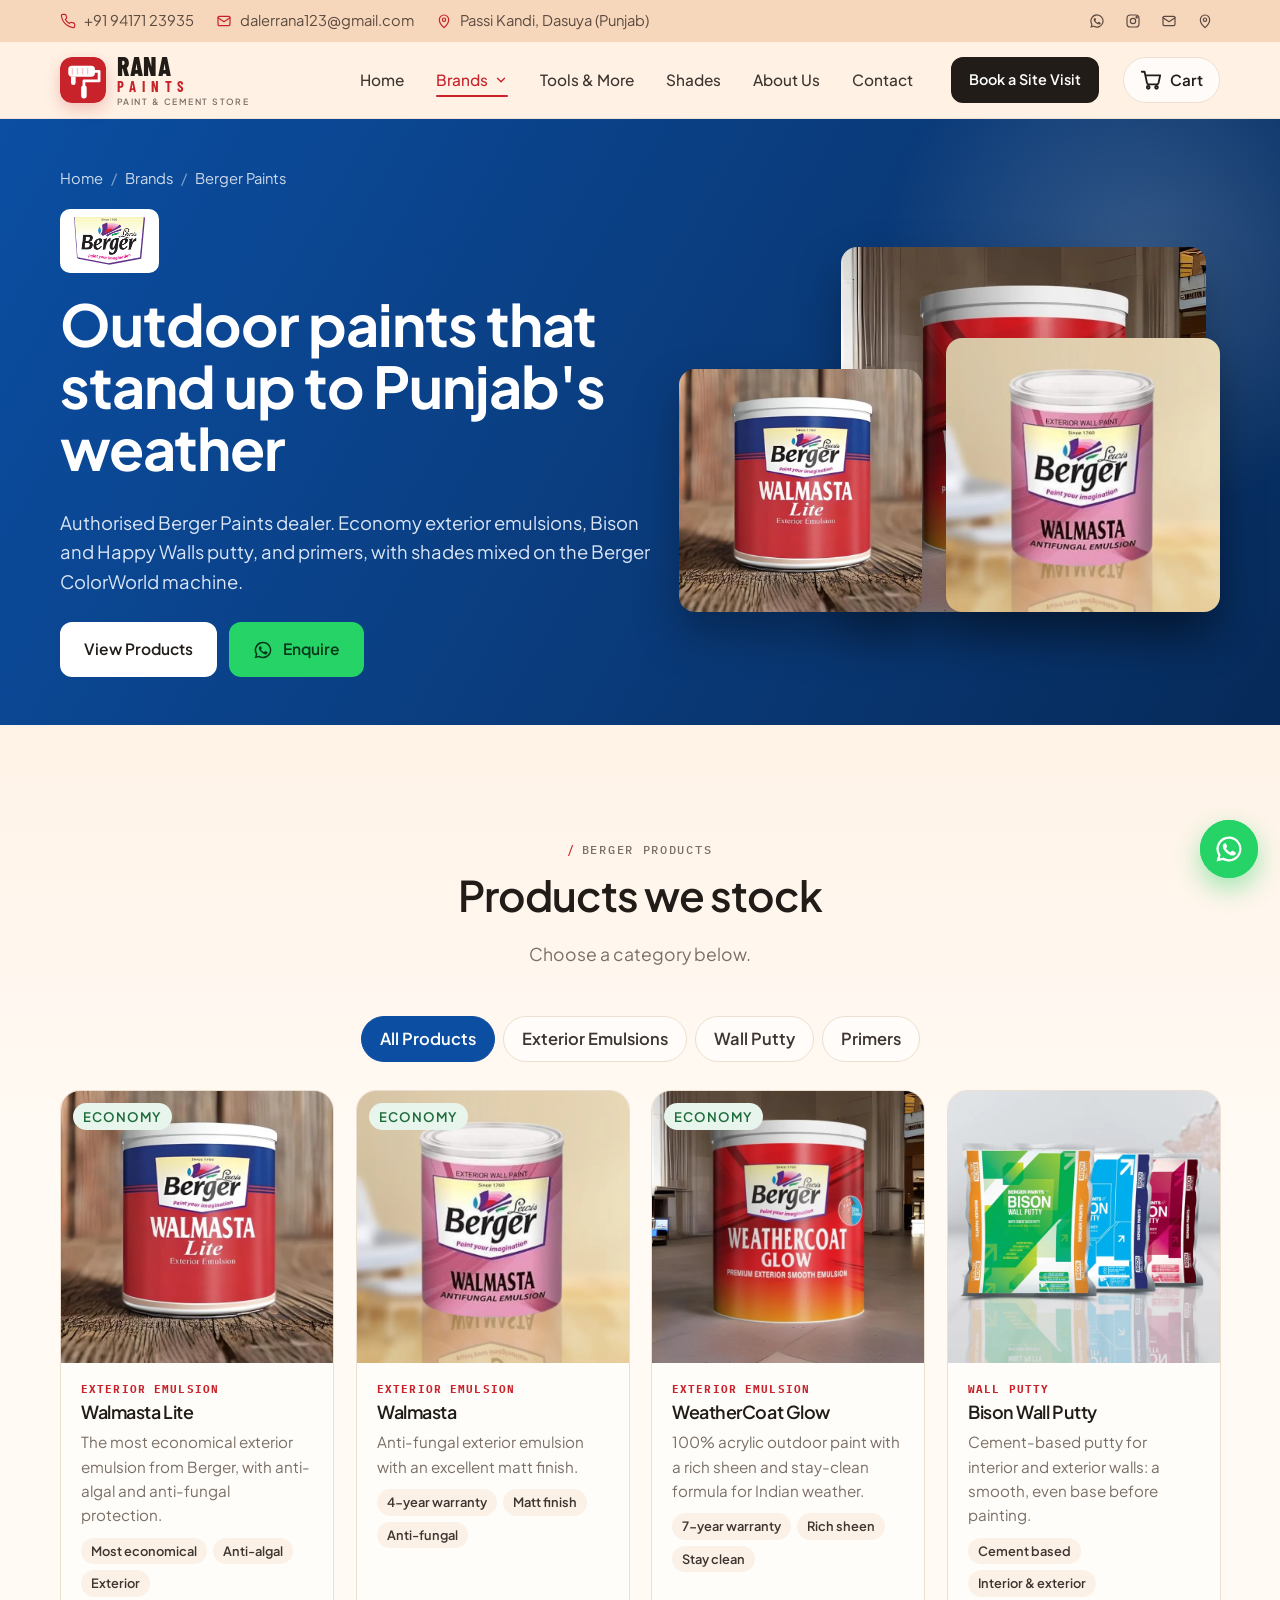
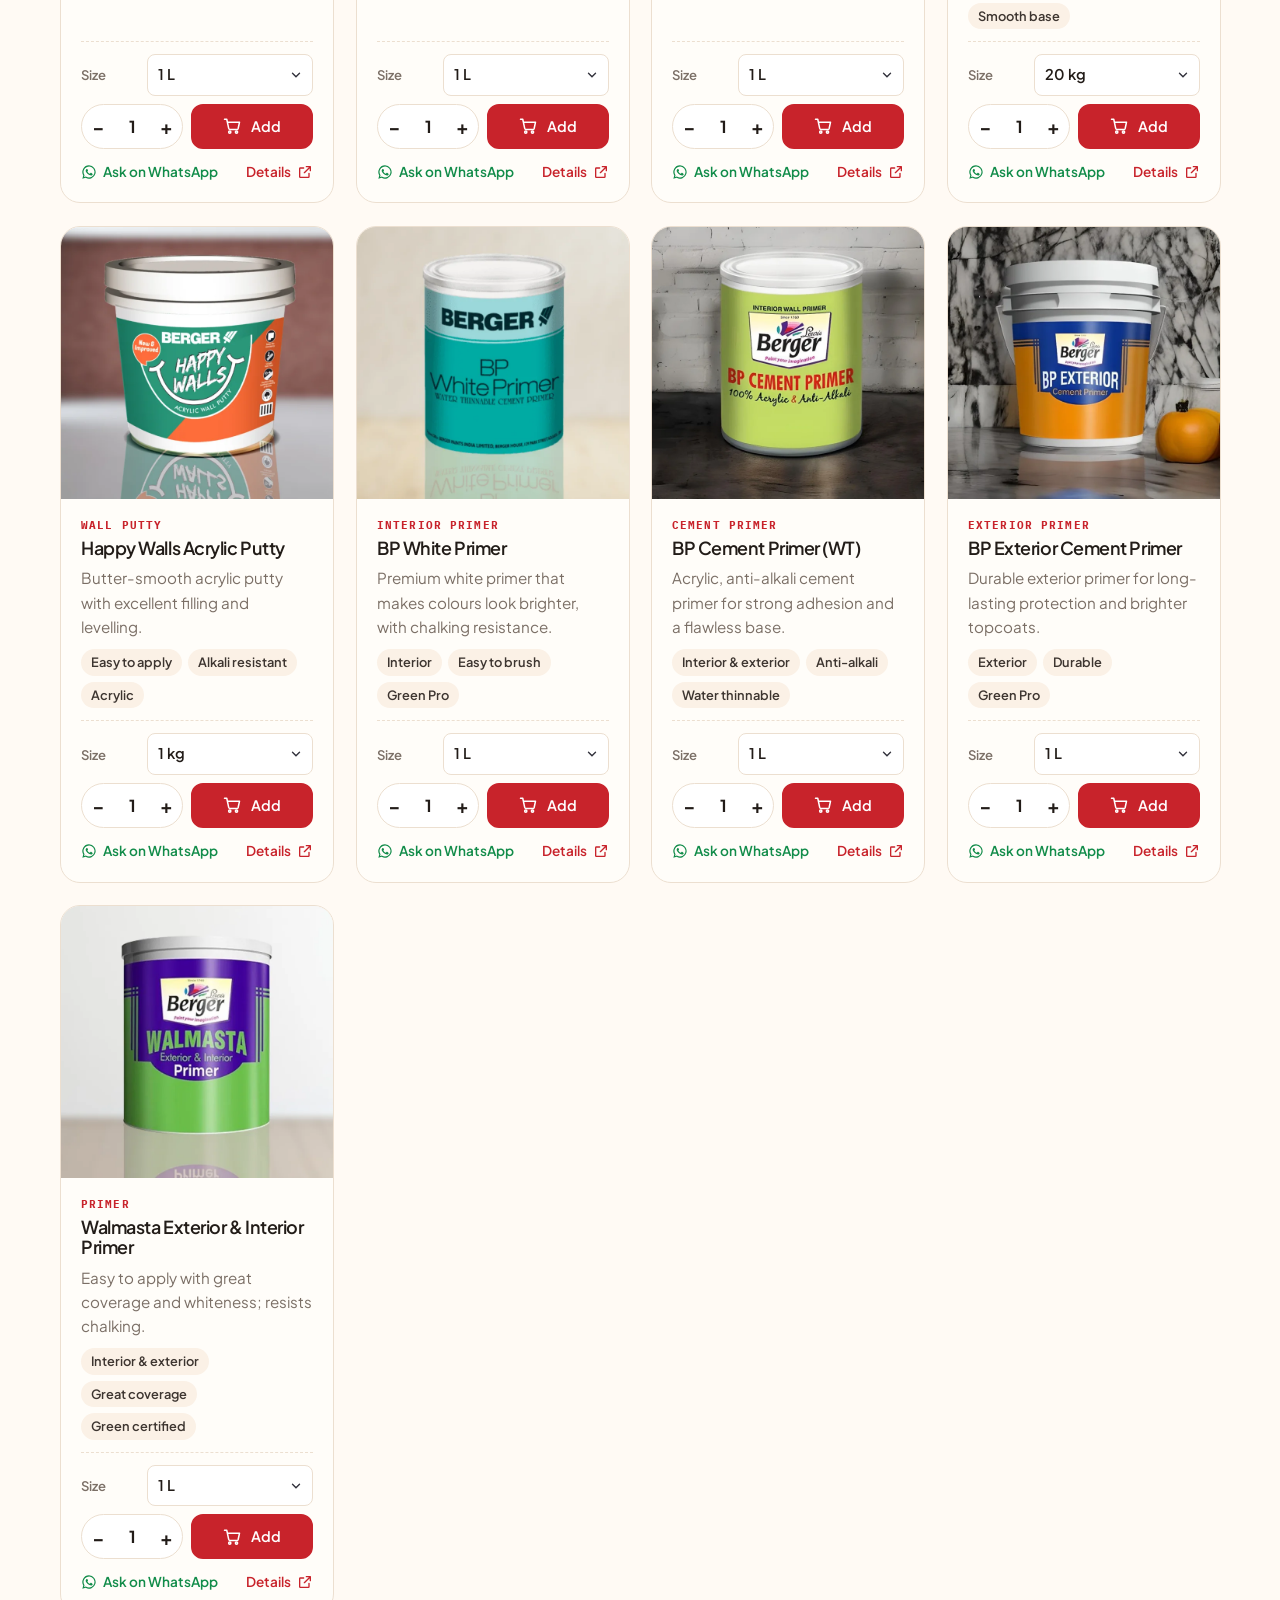
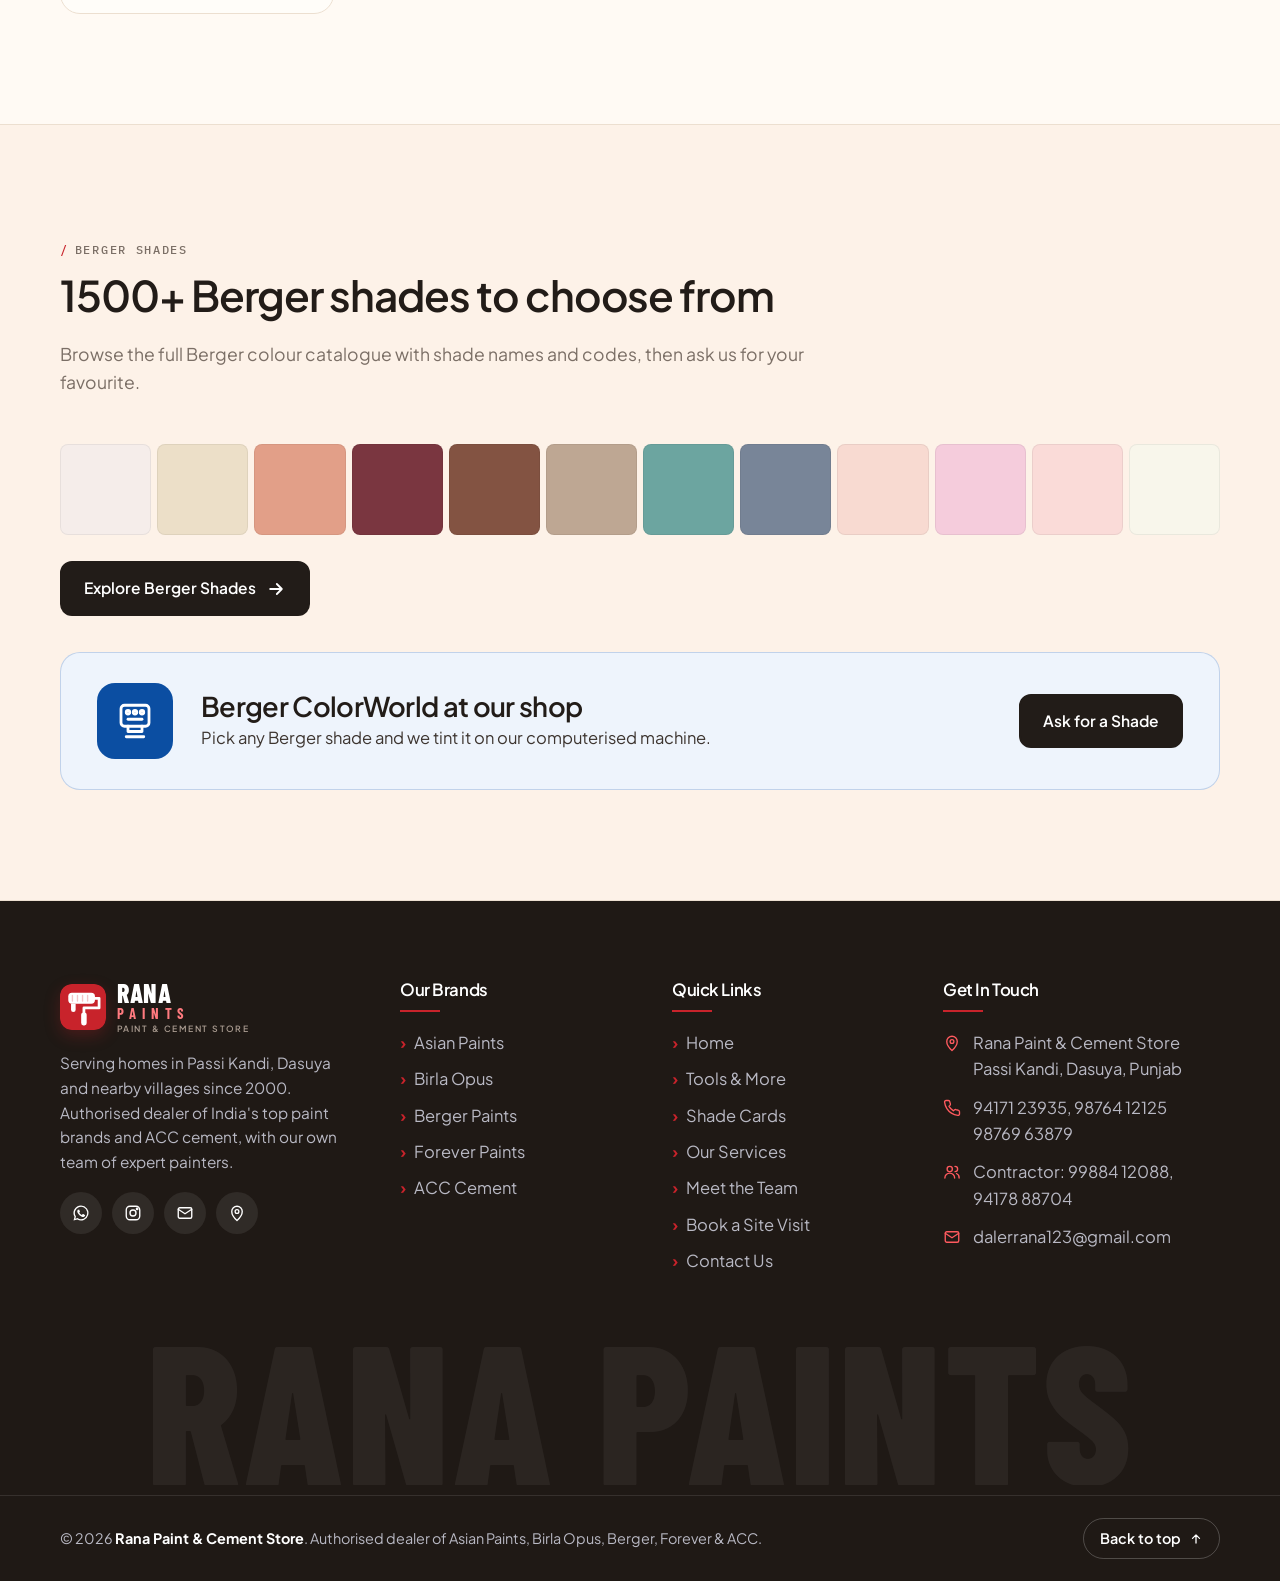
<file: berger-paints.html>
<!DOCTYPE html>
<html lang="en">
<head>
<meta charset="utf-8">
<meta name="viewport" content="width=device-width, initial-scale=1">
<title>Berger Paints Dealer in Dasuya | Rana Paints</title>
<meta name="description" content="Berger Paints authorised dealer in Passi Kandi, Dasuya: Walmasta Lite, Walmasta, WeatherCoat Glow, Bison and Happy Walls putty, BP primers and 1500+ shades.">
<meta name="theme-color" content="#d2161e">
<meta property="og:type" content="website">
<meta property="og:title" content="Berger Paints Dealer in Dasuya | Rana Paints">
<meta property="og:description" content="Berger Paints authorised dealer in Passi Kandi, Dasuya: Walmasta Lite, Walmasta, WeatherCoat Glow, Bison and Happy Walls putty, BP primers and 1500+ shades.">
<meta property="og:image" content="images/stock/hero-living.webp">
<link rel="icon" href="images/favicon.svg" type="image/svg+xml">
<link rel="preconnect" href="https://fonts.googleapis.com">
<link rel="preconnect" href="https://fonts.gstatic.com" crossorigin>
<link href="https://fonts.googleapis.com/css2?family=Barlow+Condensed:wght@600;700;800&amp;family=Plus+Jakarta+Sans:wght@400;500;600;700&amp;family=IBM+Plex+Mono:wght@500&amp;display=swap" rel="stylesheet">
<link rel="stylesheet" href="css/style.css?v=10">
<link rel="stylesheet" href="css/theme.css?v=29">
</head>
<body class="page-berger">
<a class="skip-link" href="#main">Skip to content</a>
<div class="topbar">
  <div class="container">
    <div class="topbar__info">
      <a href="tel:+919417123935"><svg viewBox="0 0 24 24" fill="none" stroke="currentColor" stroke-width="1.8" stroke-linecap="round" stroke-linejoin="round" aria-hidden="true"><path d="M22 16.9v3a2 2 0 0 1-2.2 2 19.8 19.8 0 0 1-8.6-3.1 19.5 19.5 0 0 1-6-6A19.8 19.8 0 0 1 2.1 4.2 2 2 0 0 1 4.1 2h3a2 2 0 0 1 2 1.7c.1.9.4 1.8.7 2.7a2 2 0 0 1-.5 2.1L8 9.8a16 16 0 0 0 6 6l1.3-1.3a2 2 0 0 1 2.1-.4c.9.3 1.8.6 2.7.7a2 2 0 0 1 1.7 2z"/></svg> +91 94171 23935</a>
      <a class="hide-sm" href="mailto:dalerrana123@gmail.com"><svg viewBox="0 0 24 24" fill="none" stroke="currentColor" stroke-width="1.8" stroke-linecap="round" stroke-linejoin="round" aria-hidden="true"><rect x="3" y="5" width="18" height="14" rx="2"/><path d="m3 7 9 6 9-6"/></svg> dalerrana123@gmail.com</a>
      <a class="hide-sm" href="https://www.google.com/maps/place/RANA+PAINT+HARDWARE+%26+CEMENT+STORE/@31.8291775,75.7380735,1011m/data=!3m2!1e3!4b1!4m6!3m5!1s0x391b0b5024be199f:0x976d251ef4bd5a5e!8m2!3d31.829173!4d75.7406484!16s%2Fg%2F11vdnwc_x_" target="_blank" rel="noopener"><svg viewBox="0 0 24 24" fill="none" stroke="currentColor" stroke-width="1.8" stroke-linecap="round" stroke-linejoin="round" aria-hidden="true"><path d="M12 22s7-6.3 7-12a7 7 0 0 0-14 0c0 5.7 7 12 7 12z"/><circle cx="12" cy="10" r="2.5"/></svg> Passi Kandi, Dasuya (Punjab)</a>
    </div>
    <div class="topbar__social">
      <a href="https://wa.me/919417123935?text=Namaste%20Rana%20Paints%21" target="_blank" rel="noopener" aria-label="WhatsApp"><svg viewBox="0 0 24 24" fill="currentColor" aria-hidden="true"><path d="M12 2a10 10 0 0 0-8.6 15.1L2 22l5-1.3A10 10 0 1 0 12 2zm0 18.2a8.2 8.2 0 0 1-4.2-1.2l-.3-.2-3 .8.8-2.9-.2-.3A8.2 8.2 0 1 1 12 20.2z"/><path d="M16.6 14.1c-.3-.1-1.5-.7-1.7-.8-.2-.1-.4-.1-.6.1l-.8 1c-.1.2-.3.2-.5.1a6.7 6.7 0 0 1-3.3-2.9c-.3-.4.2-.4.8-1.4.1-.2 0-.3 0-.5l-.8-1.8c-.2-.5-.4-.4-.6-.4h-.5a1 1 0 0 0-.7.3 2.9 2.9 0 0 0-.9 2.2 5 5 0 0 0 1.1 2.7 11.5 11.5 0 0 0 4.4 3.9c1.6.7 2.3.8 3.1.6.5-.1 1.5-.6 1.7-1.2.2-.6.2-1.1.1-1.2l-.8-.3z"/></svg></a>
      <a href="https://www.instagram.com/dwon13/" target="_blank" rel="noopener" aria-label="Instagram"><svg viewBox="0 0 24 24" fill="none" stroke="currentColor" stroke-width="1.8" stroke-linecap="round" stroke-linejoin="round" aria-hidden="true"><rect x="3" y="3" width="18" height="18" rx="5"/><circle cx="12" cy="12" r="4"/><circle cx="17.5" cy="6.5" r="1"/></svg></a>
      <a href="mailto:dalerrana123@gmail.com" aria-label="Email"><svg viewBox="0 0 24 24" fill="none" stroke="currentColor" stroke-width="1.8" stroke-linecap="round" stroke-linejoin="round" aria-hidden="true"><rect x="3" y="5" width="18" height="14" rx="2"/><path d="m3 7 9 6 9-6"/></svg></a>
      <a href="https://www.google.com/maps/place/RANA+PAINT+HARDWARE+%26+CEMENT+STORE/@31.8291775,75.7380735,1011m/data=!3m2!1e3!4b1!4m6!3m5!1s0x391b0b5024be199f:0x976d251ef4bd5a5e!8m2!3d31.829173!4d75.7406484!16s%2Fg%2F11vdnwc_x_" target="_blank" rel="noopener" aria-label="Google Maps"><svg viewBox="0 0 24 24" fill="none" stroke="currentColor" stroke-width="1.8" stroke-linecap="round" stroke-linejoin="round" aria-hidden="true"><path d="M12 22s7-6.3 7-12a7 7 0 0 0-14 0c0 5.7 7 12 7 12z"/><circle cx="12" cy="10" r="2.5"/></svg></a>
    </div>
  </div>
</div>
<header class="header">
  <div class="container header__inner">
    <a class="logo " href="index.html" aria-label="Rana Paints home"><svg class="logo__mark" viewBox="0 0 100 100" aria-hidden="true"><rect width="100" height="100" rx="24" fill="#c8232b"/><rect x="18" y="19" width="58" height="24" rx="8" fill="#fff"/><path d="M27 25v12M38 25v12M49 25v12M60 25v12" stroke="#f3c4c6" stroke-width="3" stroke-linecap="round"/><path d="M76 31h9v21H52v10" fill="none" stroke="#fff" stroke-width="6" stroke-linecap="round" stroke-linejoin="round"/><rect x="46" y="62" width="12" height="28" rx="5" fill="#fff"/><path d="M24 43v13a5 5 0 0 0 10 0V43z" fill="#fff"/></svg><span class="logo__text"><span class="logo__name">RANA</span><span class="logo__sub">PAINTS</span><span class="logo__tag">Paint &amp; Cement Store</span></span></a>
    <nav class="nav" id="site-nav" aria-label="Main">
      <ul class="nav__list">
        <li><a class="nav__link" href="index.html">Home</a></li>
        <li class="nav__item--drop">
          <button class="nav__link" type="button" aria-expanded="false" aria-controls="brands-menu" aria-current="page">Brands <svg viewBox="0 0 24 24" fill="none" stroke="currentColor" stroke-width="2.4" stroke-linecap="round" stroke-linejoin="round" aria-hidden="true"><path d="m6 9 6 6 6-6"/></svg></button>
          <div class="dropdown" id="brands-menu">
          <a href="asian-paints.html"><span class="dropdown__logo"><img src="images/brands/asian-paints.svg" alt=""></span><span><strong>Asian Paints</strong><small>Emulsions, waterproofing, putty, primers &amp; enamels</small></span></a>
          <a href="birla-opus.html"><span class="dropdown__logo"><img src="images/brands/birla-opus.svg" alt=""></span><span><strong>Birla Opus</strong><small>Style &amp; Calista exterior paints, putty, primers</small></span></a>
          <a href="berger-paints.html" aria-current="page"><span class="dropdown__logo"><img src="images/brands/berger-paints.png" alt=""></span><span><strong>Berger Paints</strong><small>WeatherCoat, Walmasta, putty &amp; primers</small></span></a>
          <a href="forever-paints.html"><span class="dropdown__logo"><img src="images/brands/forever-paints.png" alt=""></span><span><strong>Forever Paints</strong><small>Emulsions, primer &amp; rustic putty</small></span></a>
          <a href="acc-cement.html"><span class="dropdown__logo"><img src="images/brands/acc.svg" alt=""></span><span><strong>ACC Cement</strong><small>Gold Water Shield, Concrete Plus, Suraksha Power</small></span></a>
          </div>
        </li>
        <li><a class="nav__link" href="tools.html">Tools &amp; More</a></li>
        <li><a class="nav__link" href="shades.html">Shades</a></li>
        <li><a class="nav__link" href="index.html#team">About Us</a></li>
        <li><a class="nav__link" href="index.html#contact">Contact</a></li>
      </ul>
      <div class="nav__mobile-cta">
        <a class="btn" href="index.html#site-visit"><svg viewBox="0 0 24 24" fill="none" stroke="currentColor" stroke-width="1.8" stroke-linecap="round" stroke-linejoin="round" aria-hidden="true"><path d="M3 11 12 4l9 7"/><path d="M5 10v10h14V10"/><path d="M10 20v-5h4v5"/></svg> Book a Site Visit</a>
        <a class="btn btn--outline" href="tel:+919417123935"><svg viewBox="0 0 24 24" fill="none" stroke="currentColor" stroke-width="1.8" stroke-linecap="round" stroke-linejoin="round" aria-hidden="true"><path d="M22 16.9v3a2 2 0 0 1-2.2 2 19.8 19.8 0 0 1-8.6-3.1 19.5 19.5 0 0 1-6-6A19.8 19.8 0 0 1 2.1 4.2 2 2 0 0 1 4.1 2h3a2 2 0 0 1 2 1.7c.1.9.4 1.8.7 2.7a2 2 0 0 1-.5 2.1L8 9.8a16 16 0 0 0 6 6l1.3-1.3a2 2 0 0 1 2.1-.4c.9.3 1.8.6 2.7.7a2 2 0 0 1 1.7 2z"/></svg> Call 94171 23935</a>
        <a class="btn btn--wa" href="https://wa.me/919417123935?text=Namaste%20Rana%20Paints%21" target="_blank" rel="noopener"><svg viewBox="0 0 24 24" fill="currentColor" aria-hidden="true"><path d="M12 2a10 10 0 0 0-8.6 15.1L2 22l5-1.3A10 10 0 1 0 12 2zm0 18.2a8.2 8.2 0 0 1-4.2-1.2l-.3-.2-3 .8.8-2.9-.2-.3A8.2 8.2 0 1 1 12 20.2z"/><path d="M16.6 14.1c-.3-.1-1.5-.7-1.7-.8-.2-.1-.4-.1-.6.1l-.8 1c-.1.2-.3.2-.5.1a6.7 6.7 0 0 1-3.3-2.9c-.3-.4.2-.4.8-1.4.1-.2 0-.3 0-.5l-.8-1.8c-.2-.5-.4-.4-.6-.4h-.5a1 1 0 0 0-.7.3 2.9 2.9 0 0 0-.9 2.2 5 5 0 0 0 1.1 2.7 11.5 11.5 0 0 0 4.4 3.9c1.6.7 2.3.8 3.1.6.5-.1 1.5-.6 1.7-1.2.2-.6.2-1.1.1-1.2l-.8-.3z"/></svg> WhatsApp</a>
      </div>
    </nav>
    <div class="header__cta">
      <a class="btn btn--sm" href="index.html#site-visit">Book a Site Visit</a>
      <a class="callbox" href="tel:+919417123935">
        <span class="callbox__icon"><svg viewBox="0 0 24 24" fill="none" stroke="currentColor" stroke-width="1.8" stroke-linecap="round" stroke-linejoin="round" aria-hidden="true"><path d="M22 16.9v3a2 2 0 0 1-2.2 2 19.8 19.8 0 0 1-8.6-3.1 19.5 19.5 0 0 1-6-6A19.8 19.8 0 0 1 2.1 4.2 2 2 0 0 1 4.1 2h3a2 2 0 0 1 2 1.7c.1.9.4 1.8.7 2.7a2 2 0 0 1-.5 2.1L8 9.8a16 16 0 0 0 6 6l1.3-1.3a2 2 0 0 1 2.1-.4c.9.3 1.8.6 2.7.7a2 2 0 0 1 1.7 2z"/></svg></span>
        <span><small>Call now</small><strong>94171 23935</strong></span>
      </a>
    </div>
    <button class="cart-btn" type="button" data-cart-open aria-label="Open cart"><svg viewBox="0 0 24 24" fill="none" stroke="currentColor" stroke-width="2" stroke-linecap="round" stroke-linejoin="round" aria-hidden="true"><circle cx="9" cy="20" r="1.5"/><circle cx="18" cy="20" r="1.5"/><path d="M2 3h3l2.6 12.2a2 2 0 0 0 2 1.6h8.6a2 2 0 0 0 2-1.5L22 7H6"/></svg><span class="cart-btn__label">Cart</span><span class="cart-count" data-cart-count hidden>0</span></button>
    <button class="nav-toggle" type="button" aria-label="Menu" aria-expanded="false" aria-controls="site-nav"><span></span></button>
  </div>
</header>
<main id="main">

<section class="pbanner pbanner--berger">
  <div class="container pbanner__inner">
    <div>
      <nav class="crumbs" aria-label="Breadcrumb"><a href="index.html">Home</a><span>/</span><a href="index.html#brands">Brands</a><span>/</span>Berger Paints</nav>
      <img class="bhero__logo bhero__logo--chip" src="images/brands/berger-paints.png" alt="Berger Paints" width="92" height="64">
      <h1>Outdoor paints that stand up to Punjab's weather</h1>
      <p>Authorised Berger Paints dealer. Economy exterior emulsions, Bison and Happy Walls putty, and primers, with shades mixed on the Berger ColorWorld machine.</p>
      <div class="bhero__actions">
        <a class="btn btn--white" href="#products">View Products</a>
        <a class="btn btn--wa" href="https://wa.me/919417123935?text=Namaste%20Rana%20Paints%21%20I%20want%20to%20know%20about%20Berger%20Paints%20products%20and%20prices." target="_blank" rel="noopener"><svg viewBox="0 0 24 24" fill="currentColor" aria-hidden="true"><path d="M12 2a10 10 0 0 0-8.6 15.1L2 22l5-1.3A10 10 0 1 0 12 2zm0 18.2a8.2 8.2 0 0 1-4.2-1.2l-.3-.2-3 .8.8-2.9-.2-.3A8.2 8.2 0 1 1 12 20.2z"/><path d="M16.6 14.1c-.3-.1-1.5-.7-1.7-.8-.2-.1-.4-.1-.6.1l-.8 1c-.1.2-.3.2-.5.1a6.7 6.7 0 0 1-3.3-2.9c-.3-.4.2-.4.8-1.4.1-.2 0-.3 0-.5l-.8-1.8c-.2-.5-.4-.4-.6-.4h-.5a1 1 0 0 0-.7.3 2.9 2.9 0 0 0-.9 2.2 5 5 0 0 0 1.1 2.7 11.5 11.5 0 0 0 4.4 3.9c1.6.7 2.3.8 3.1.6.5-.1 1.5-.6 1.7-1.2.2-.6.2-1.1.1-1.2l-.8-.3z"/></svg> Enquire</a>
      </div>
    </div>
    <div class="pbanner__packs" aria-hidden="true">
      <img class="p1" src="images/products/berger/walmasta-lite.webp" alt="" style="border-radius:16px">
      <img class="p2" src="images/products/berger/weathercoat-glow.webp" alt="" style="border-radius:16px">
      <img class="p3" src="images/products/berger/walmasta.webp" alt="" style="border-radius:16px">
    </div>
  </div>
</section>

<section class="section" id="products">
  <div class="container">
    <div class="section-head section-head--center">
      <span class="eyebrow">Berger Products</span>
      <h2>Products we stock</h2>
      <p>Choose a category below.</p>
    </div>
    <div class="filters filters--center" data-filters="bg-grid" role="group" aria-label="Filter Berger products">
      <button type="button" data-filter="all" class="is-active" aria-pressed="true">All Products</button><button type="button" data-filter="exterior" aria-pressed="false">Exterior Emulsions</button><button type="button" data-filter="putty" aria-pressed="false">Wall Putty</button><button type="button" data-filter="primer" aria-pressed="false">Primers</button>
    </div>
    <div class="products" id="bg-grid">
<article class="product" data-tags="exterior" data-pid="berger-walmasta-lite" data-name="Walmasta Lite" data-brand="Berger Paints" data-img="images/products/berger/walmasta-lite.webp" data-fixed="{}">
  <span class="tier tier--economy">Economy</span>
  <div class="product__img product__img--cover"><img src="images/products/berger/walmasta-lite.webp" alt="Walmasta Lite by Berger Paints" loading="lazy" width="600" height="600"></div>
  <div class="product__body">
    <span class="product__cat">Exterior Emulsion</span>
    <h3>Walmasta Lite</h3>
    <p>The most economical exterior emulsion from Berger, with anti-algal and anti-fungal protection.</p>
    <ul class="chips"><li>Most economical</li><li>Anti-algal</li><li>Exterior</li></ul>
    <div class="buy">
      <label class="buy__field"><span>Size</span><select data-opt="Size"><option value="1 L">1 L</option><option value="4 L">4 L</option><option value="10 L">10 L</option><option value="20 L">20 L</option></select></label>
      <div class="buy__row">
        <div class="qty"><button type="button" data-step="-1" aria-label="Less">&minus;</button><input type="number" min="1" max="999" value="1" inputmode="numeric" aria-label="Quantity"><button type="button" data-step="1" aria-label="More">+</button></div>
        <button class="btn btn--sm btn--cart" type="button" data-add><svg viewBox="0 0 24 24" fill="none" stroke="currentColor" stroke-width="2" stroke-linecap="round" stroke-linejoin="round" aria-hidden="true"><circle cx="9" cy="20" r="1.5"/><circle cx="18" cy="20" r="1.5"/><path d="M2 3h3l2.6 12.2a2 2 0 0 0 2 1.6h8.6a2 2 0 0 0 2-1.5L22 7H6"/></svg> Add</button>
      </div>
    </div>
    <div class="product__links">
      <a class="link-wa" href="https://wa.me/919417123935?text=Namaste%20Rana%20Paints%21%20Please%20share%20price%20and%20details%20of%20Walmasta%20Lite%20%28Berger%20Paints%29." target="_blank" rel="noopener"><svg viewBox="0 0 24 24" fill="currentColor" aria-hidden="true"><path d="M12 2a10 10 0 0 0-8.6 15.1L2 22l5-1.3A10 10 0 1 0 12 2zm0 18.2a8.2 8.2 0 0 1-4.2-1.2l-.3-.2-3 .8.8-2.9-.2-.3A8.2 8.2 0 1 1 12 20.2z"/><path d="M16.6 14.1c-.3-.1-1.5-.7-1.7-.8-.2-.1-.4-.1-.6.1l-.8 1c-.1.2-.3.2-.5.1a6.7 6.7 0 0 1-3.3-2.9c-.3-.4.2-.4.8-1.4.1-.2 0-.3 0-.5l-.8-1.8c-.2-.5-.4-.4-.6-.4h-.5a1 1 0 0 0-.7.3 2.9 2.9 0 0 0-.9 2.2 5 5 0 0 0 1.1 2.7 11.5 11.5 0 0 0 4.4 3.9c1.6.7 2.3.8 3.1.6.5-.1 1.5-.6 1.7-1.2.2-.6.2-1.1.1-1.2l-.8-.3z"/></svg> Ask on WhatsApp</a>
      <a class="link-arrow" href="https://www.bergerpaints.com/products/exterior-wall-coatings/walmasta-lite" target="_blank" rel="noopener">Details <svg viewBox="0 0 24 24" fill="none" stroke="currentColor" stroke-width="2" stroke-linecap="round" stroke-linejoin="round" aria-hidden="true"><path d="M14 4h6v6M20 4l-9 9M18 14v5a1 1 0 0 1-1 1H5a1 1 0 0 1-1-1V7a1 1 0 0 1 1-1h5"/></svg></a>
    </div>
  </div>
</article>
<article class="product" data-tags="exterior" data-pid="berger-walmasta" data-name="Walmasta" data-brand="Berger Paints" data-img="images/products/berger/walmasta.webp" data-fixed="{}">
  <span class="tier tier--economy">Economy</span>
  <div class="product__img product__img--cover"><img src="images/products/berger/walmasta.webp" alt="Walmasta by Berger Paints" loading="lazy" width="600" height="600"></div>
  <div class="product__body">
    <span class="product__cat">Exterior Emulsion</span>
    <h3>Walmasta</h3>
    <p>Anti-fungal exterior emulsion with an excellent matt finish.</p>
    <ul class="chips"><li>4-year warranty</li><li>Matt finish</li><li>Anti-fungal</li></ul>
    <div class="buy">
      <label class="buy__field"><span>Size</span><select data-opt="Size"><option value="1 L">1 L</option><option value="4 L">4 L</option><option value="10 L">10 L</option><option value="20 L">20 L</option></select></label>
      <div class="buy__row">
        <div class="qty"><button type="button" data-step="-1" aria-label="Less">&minus;</button><input type="number" min="1" max="999" value="1" inputmode="numeric" aria-label="Quantity"><button type="button" data-step="1" aria-label="More">+</button></div>
        <button class="btn btn--sm btn--cart" type="button" data-add><svg viewBox="0 0 24 24" fill="none" stroke="currentColor" stroke-width="2" stroke-linecap="round" stroke-linejoin="round" aria-hidden="true"><circle cx="9" cy="20" r="1.5"/><circle cx="18" cy="20" r="1.5"/><path d="M2 3h3l2.6 12.2a2 2 0 0 0 2 1.6h8.6a2 2 0 0 0 2-1.5L22 7H6"/></svg> Add</button>
      </div>
    </div>
    <div class="product__links">
      <a class="link-wa" href="https://wa.me/919417123935?text=Namaste%20Rana%20Paints%21%20Please%20share%20price%20and%20details%20of%20Walmasta%20%28Berger%20Paints%29." target="_blank" rel="noopener"><svg viewBox="0 0 24 24" fill="currentColor" aria-hidden="true"><path d="M12 2a10 10 0 0 0-8.6 15.1L2 22l5-1.3A10 10 0 1 0 12 2zm0 18.2a8.2 8.2 0 0 1-4.2-1.2l-.3-.2-3 .8.8-2.9-.2-.3A8.2 8.2 0 1 1 12 20.2z"/><path d="M16.6 14.1c-.3-.1-1.5-.7-1.7-.8-.2-.1-.4-.1-.6.1l-.8 1c-.1.2-.3.2-.5.1a6.7 6.7 0 0 1-3.3-2.9c-.3-.4.2-.4.8-1.4.1-.2 0-.3 0-.5l-.8-1.8c-.2-.5-.4-.4-.6-.4h-.5a1 1 0 0 0-.7.3 2.9 2.9 0 0 0-.9 2.2 5 5 0 0 0 1.1 2.7 11.5 11.5 0 0 0 4.4 3.9c1.6.7 2.3.8 3.1.6.5-.1 1.5-.6 1.7-1.2.2-.6.2-1.1.1-1.2l-.8-.3z"/></svg> Ask on WhatsApp</a>
      <a class="link-arrow" href="https://www.bergerpaints.com/products/exterior-wall-coatings/walmasta" target="_blank" rel="noopener">Details <svg viewBox="0 0 24 24" fill="none" stroke="currentColor" stroke-width="2" stroke-linecap="round" stroke-linejoin="round" aria-hidden="true"><path d="M14 4h6v6M20 4l-9 9M18 14v5a1 1 0 0 1-1 1H5a1 1 0 0 1-1-1V7a1 1 0 0 1 1-1h5"/></svg></a>
    </div>
  </div>
</article>
<article class="product" data-tags="exterior" data-pid="berger-weathercoat-glow" data-name="WeatherCoat Glow" data-brand="Berger Paints" data-img="images/products/berger/weathercoat-glow.webp" data-fixed="{}">
  <span class="tier tier--economy">Economy</span>
  <div class="product__img product__img--cover"><img src="images/products/berger/weathercoat-glow.webp" alt="WeatherCoat Glow by Berger Paints" loading="lazy" width="600" height="600"></div>
  <div class="product__body">
    <span class="product__cat">Exterior Emulsion</span>
    <h3>WeatherCoat Glow</h3>
    <p>100% acrylic outdoor paint with a rich sheen and stay-clean formula for Indian weather.</p>
    <ul class="chips"><li>7-year warranty</li><li>Rich sheen</li><li>Stay clean</li></ul>
    <div class="buy">
      <label class="buy__field"><span>Size</span><select data-opt="Size"><option value="1 L">1 L</option><option value="4 L">4 L</option><option value="10 L">10 L</option><option value="20 L">20 L</option></select></label>
      <div class="buy__row">
        <div class="qty"><button type="button" data-step="-1" aria-label="Less">&minus;</button><input type="number" min="1" max="999" value="1" inputmode="numeric" aria-label="Quantity"><button type="button" data-step="1" aria-label="More">+</button></div>
        <button class="btn btn--sm btn--cart" type="button" data-add><svg viewBox="0 0 24 24" fill="none" stroke="currentColor" stroke-width="2" stroke-linecap="round" stroke-linejoin="round" aria-hidden="true"><circle cx="9" cy="20" r="1.5"/><circle cx="18" cy="20" r="1.5"/><path d="M2 3h3l2.6 12.2a2 2 0 0 0 2 1.6h8.6a2 2 0 0 0 2-1.5L22 7H6"/></svg> Add</button>
      </div>
    </div>
    <div class="product__links">
      <a class="link-wa" href="https://wa.me/919417123935?text=Namaste%20Rana%20Paints%21%20Please%20share%20price%20and%20details%20of%20WeatherCoat%20Glow%20%28Berger%20Paints%29." target="_blank" rel="noopener"><svg viewBox="0 0 24 24" fill="currentColor" aria-hidden="true"><path d="M12 2a10 10 0 0 0-8.6 15.1L2 22l5-1.3A10 10 0 1 0 12 2zm0 18.2a8.2 8.2 0 0 1-4.2-1.2l-.3-.2-3 .8.8-2.9-.2-.3A8.2 8.2 0 1 1 12 20.2z"/><path d="M16.6 14.1c-.3-.1-1.5-.7-1.7-.8-.2-.1-.4-.1-.6.1l-.8 1c-.1.2-.3.2-.5.1a6.7 6.7 0 0 1-3.3-2.9c-.3-.4.2-.4.8-1.4.1-.2 0-.3 0-.5l-.8-1.8c-.2-.5-.4-.4-.6-.4h-.5a1 1 0 0 0-.7.3 2.9 2.9 0 0 0-.9 2.2 5 5 0 0 0 1.1 2.7 11.5 11.5 0 0 0 4.4 3.9c1.6.7 2.3.8 3.1.6.5-.1 1.5-.6 1.7-1.2.2-.6.2-1.1.1-1.2l-.8-.3z"/></svg> Ask on WhatsApp</a>
      <a class="link-arrow" href="https://www.bergerpaints.com/products/exterior-wall-coatings/weathercoat-glow" target="_blank" rel="noopener">Details <svg viewBox="0 0 24 24" fill="none" stroke="currentColor" stroke-width="2" stroke-linecap="round" stroke-linejoin="round" aria-hidden="true"><path d="M14 4h6v6M20 4l-9 9M18 14v5a1 1 0 0 1-1 1H5a1 1 0 0 1-1-1V7a1 1 0 0 1 1-1h5"/></svg></a>
    </div>
  </div>
</article>
<article class="product" data-tags="putty" data-pid="berger-bison-wall-putty" data-name="Bison Wall Putty" data-brand="Berger Paints" data-img="images/products/berger/bison-wall-putty.webp" data-fixed="{}">
  
  <div class="product__img product__img--cover"><img src="images/products/berger/bison-wall-putty.webp" alt="Bison Wall Putty by Berger Paints" loading="lazy" width="600" height="600"></div>
  <div class="product__body">
    <span class="product__cat">Wall Putty</span>
    <h3>Bison Wall Putty</h3>
    <p>Cement-based putty for interior and exterior walls: a smooth, even base before painting.</p>
    <ul class="chips"><li>Cement based</li><li>Interior &amp; exterior</li><li>Smooth base</li></ul>
    <div class="buy">
      <label class="buy__field"><span>Size</span><select data-opt="Size"><option value="20 kg">20 kg</option><option value="40 kg">40 kg</option></select></label>
      <div class="buy__row">
        <div class="qty"><button type="button" data-step="-1" aria-label="Less">&minus;</button><input type="number" min="1" max="999" value="1" inputmode="numeric" aria-label="Quantity"><button type="button" data-step="1" aria-label="More">+</button></div>
        <button class="btn btn--sm btn--cart" type="button" data-add><svg viewBox="0 0 24 24" fill="none" stroke="currentColor" stroke-width="2" stroke-linecap="round" stroke-linejoin="round" aria-hidden="true"><circle cx="9" cy="20" r="1.5"/><circle cx="18" cy="20" r="1.5"/><path d="M2 3h3l2.6 12.2a2 2 0 0 0 2 1.6h8.6a2 2 0 0 0 2-1.5L22 7H6"/></svg> Add</button>
      </div>
    </div>
    <div class="product__links">
      <a class="link-wa" href="https://wa.me/919417123935?text=Namaste%20Rana%20Paints%21%20Please%20share%20price%20and%20details%20of%20Bison%20Wall%20Putty%20%28Berger%20Paints%29." target="_blank" rel="noopener"><svg viewBox="0 0 24 24" fill="currentColor" aria-hidden="true"><path d="M12 2a10 10 0 0 0-8.6 15.1L2 22l5-1.3A10 10 0 1 0 12 2zm0 18.2a8.2 8.2 0 0 1-4.2-1.2l-.3-.2-3 .8.8-2.9-.2-.3A8.2 8.2 0 1 1 12 20.2z"/><path d="M16.6 14.1c-.3-.1-1.5-.7-1.7-.8-.2-.1-.4-.1-.6.1l-.8 1c-.1.2-.3.2-.5.1a6.7 6.7 0 0 1-3.3-2.9c-.3-.4.2-.4.8-1.4.1-.2 0-.3 0-.5l-.8-1.8c-.2-.5-.4-.4-.6-.4h-.5a1 1 0 0 0-.7.3 2.9 2.9 0 0 0-.9 2.2 5 5 0 0 0 1.1 2.7 11.5 11.5 0 0 0 4.4 3.9c1.6.7 2.3.8 3.1.6.5-.1 1.5-.6 1.7-1.2.2-.6.2-1.1.1-1.2l-.8-.3z"/></svg> Ask on WhatsApp</a>
      <a class="link-arrow" href="https://www.bergerpaints.com/products/putty-and-cement-paint/bison-wall-putty" target="_blank" rel="noopener">Details <svg viewBox="0 0 24 24" fill="none" stroke="currentColor" stroke-width="2" stroke-linecap="round" stroke-linejoin="round" aria-hidden="true"><path d="M14 4h6v6M20 4l-9 9M18 14v5a1 1 0 0 1-1 1H5a1 1 0 0 1-1-1V7a1 1 0 0 1 1-1h5"/></svg></a>
    </div>
  </div>
</article>
<article class="product" data-tags="putty" data-pid="berger-happy-wall-putty" data-name="Happy Walls Acrylic Putty" data-brand="Berger Paints" data-img="images/products/berger/happy-wall-putty.webp" data-fixed="{}">
  
  <div class="product__img product__img--cover"><img src="images/products/berger/happy-wall-putty.webp" alt="Happy Walls Acrylic Putty by Berger Paints" loading="lazy" width="600" height="600"></div>
  <div class="product__body">
    <span class="product__cat">Wall Putty</span>
    <h3>Happy Walls Acrylic Putty</h3>
    <p>Butter-smooth acrylic putty with excellent filling and levelling.</p>
    <ul class="chips"><li>Easy to apply</li><li>Alkali resistant</li><li>Acrylic</li></ul>
    <div class="buy">
      <label class="buy__field"><span>Size</span><select data-opt="Size"><option value="1 kg">1 kg</option><option value="5 kg">5 kg</option><option value="20 kg">20 kg</option></select></label>
      <div class="buy__row">
        <div class="qty"><button type="button" data-step="-1" aria-label="Less">&minus;</button><input type="number" min="1" max="999" value="1" inputmode="numeric" aria-label="Quantity"><button type="button" data-step="1" aria-label="More">+</button></div>
        <button class="btn btn--sm btn--cart" type="button" data-add><svg viewBox="0 0 24 24" fill="none" stroke="currentColor" stroke-width="2" stroke-linecap="round" stroke-linejoin="round" aria-hidden="true"><circle cx="9" cy="20" r="1.5"/><circle cx="18" cy="20" r="1.5"/><path d="M2 3h3l2.6 12.2a2 2 0 0 0 2 1.6h8.6a2 2 0 0 0 2-1.5L22 7H6"/></svg> Add</button>
      </div>
    </div>
    <div class="product__links">
      <a class="link-wa" href="https://wa.me/919417123935?text=Namaste%20Rana%20Paints%21%20Please%20share%20price%20and%20details%20of%20Happy%20Walls%20Acrylic%20Putty%20%28Berger%20Paints%29." target="_blank" rel="noopener"><svg viewBox="0 0 24 24" fill="currentColor" aria-hidden="true"><path d="M12 2a10 10 0 0 0-8.6 15.1L2 22l5-1.3A10 10 0 1 0 12 2zm0 18.2a8.2 8.2 0 0 1-4.2-1.2l-.3-.2-3 .8.8-2.9-.2-.3A8.2 8.2 0 1 1 12 20.2z"/><path d="M16.6 14.1c-.3-.1-1.5-.7-1.7-.8-.2-.1-.4-.1-.6.1l-.8 1c-.1.2-.3.2-.5.1a6.7 6.7 0 0 1-3.3-2.9c-.3-.4.2-.4.8-1.4.1-.2 0-.3 0-.5l-.8-1.8c-.2-.5-.4-.4-.6-.4h-.5a1 1 0 0 0-.7.3 2.9 2.9 0 0 0-.9 2.2 5 5 0 0 0 1.1 2.7 11.5 11.5 0 0 0 4.4 3.9c1.6.7 2.3.8 3.1.6.5-.1 1.5-.6 1.7-1.2.2-.6.2-1.1.1-1.2l-.8-.3z"/></svg> Ask on WhatsApp</a>
      <a class="link-arrow" href="https://www.bergerpaints.com/products/putty-and-cement-paint/happy-wall-acrylic-putty" target="_blank" rel="noopener">Details <svg viewBox="0 0 24 24" fill="none" stroke="currentColor" stroke-width="2" stroke-linecap="round" stroke-linejoin="round" aria-hidden="true"><path d="M14 4h6v6M20 4l-9 9M18 14v5a1 1 0 0 1-1 1H5a1 1 0 0 1-1-1V7a1 1 0 0 1 1-1h5"/></svg></a>
    </div>
  </div>
</article>
<article class="product" data-tags="primer" data-pid="berger-bp-white-primer" data-name="BP White Primer" data-brand="Berger Paints" data-img="images/products/berger/bp-white-primer.webp" data-fixed="{}">
  
  <div class="product__img product__img--cover"><img src="images/products/berger/bp-white-primer.webp" alt="BP White Primer by Berger Paints" loading="lazy" width="600" height="600"></div>
  <div class="product__body">
    <span class="product__cat">Interior Primer</span>
    <h3>BP White Primer</h3>
    <p>Premium white primer that makes colours look brighter, with chalking resistance.</p>
    <ul class="chips"><li>Interior</li><li>Easy to brush</li><li>Green Pro</li></ul>
    <div class="buy">
      <label class="buy__field"><span>Size</span><select data-opt="Size"><option value="1 L">1 L</option><option value="4 L">4 L</option><option value="10 L">10 L</option><option value="20 L">20 L</option></select></label>
      <div class="buy__row">
        <div class="qty"><button type="button" data-step="-1" aria-label="Less">&minus;</button><input type="number" min="1" max="999" value="1" inputmode="numeric" aria-label="Quantity"><button type="button" data-step="1" aria-label="More">+</button></div>
        <button class="btn btn--sm btn--cart" type="button" data-add><svg viewBox="0 0 24 24" fill="none" stroke="currentColor" stroke-width="2" stroke-linecap="round" stroke-linejoin="round" aria-hidden="true"><circle cx="9" cy="20" r="1.5"/><circle cx="18" cy="20" r="1.5"/><path d="M2 3h3l2.6 12.2a2 2 0 0 0 2 1.6h8.6a2 2 0 0 0 2-1.5L22 7H6"/></svg> Add</button>
      </div>
    </div>
    <div class="product__links">
      <a class="link-wa" href="https://wa.me/919417123935?text=Namaste%20Rana%20Paints%21%20Please%20share%20price%20and%20details%20of%20BP%20White%20Primer%20%28Berger%20Paints%29." target="_blank" rel="noopener"><svg viewBox="0 0 24 24" fill="currentColor" aria-hidden="true"><path d="M12 2a10 10 0 0 0-8.6 15.1L2 22l5-1.3A10 10 0 1 0 12 2zm0 18.2a8.2 8.2 0 0 1-4.2-1.2l-.3-.2-3 .8.8-2.9-.2-.3A8.2 8.2 0 1 1 12 20.2z"/><path d="M16.6 14.1c-.3-.1-1.5-.7-1.7-.8-.2-.1-.4-.1-.6.1l-.8 1c-.1.2-.3.2-.5.1a6.7 6.7 0 0 1-3.3-2.9c-.3-.4.2-.4.8-1.4.1-.2 0-.3 0-.5l-.8-1.8c-.2-.5-.4-.4-.6-.4h-.5a1 1 0 0 0-.7.3 2.9 2.9 0 0 0-.9 2.2 5 5 0 0 0 1.1 2.7 11.5 11.5 0 0 0 4.4 3.9c1.6.7 2.3.8 3.1.6.5-.1 1.5-.6 1.7-1.2.2-.6.2-1.1.1-1.2l-.8-.3z"/></svg> Ask on WhatsApp</a>
      <a class="link-arrow" href="https://www.bergerpaints.com/products/primers/bp-white-primer" target="_blank" rel="noopener">Details <svg viewBox="0 0 24 24" fill="none" stroke="currentColor" stroke-width="2" stroke-linecap="round" stroke-linejoin="round" aria-hidden="true"><path d="M14 4h6v6M20 4l-9 9M18 14v5a1 1 0 0 1-1 1H5a1 1 0 0 1-1-1V7a1 1 0 0 1 1-1h5"/></svg></a>
    </div>
  </div>
</article>
<article class="product" data-tags="primer" data-pid="berger-bp-cement-primer-wt" data-name="BP Cement Primer (WT)" data-brand="Berger Paints" data-img="images/products/berger/bp-cement-primer-wt.webp" data-fixed="{}">
  
  <div class="product__img product__img--cover"><img src="images/products/berger/bp-cement-primer-wt.webp" alt="BP Cement Primer (WT) by Berger Paints" loading="lazy" width="600" height="600"></div>
  <div class="product__body">
    <span class="product__cat">Cement Primer</span>
    <h3>BP Cement Primer (WT)</h3>
    <p>Acrylic, anti-alkali cement primer for strong adhesion and a flawless base.</p>
    <ul class="chips"><li>Interior &amp; exterior</li><li>Anti-alkali</li><li>Water thinnable</li></ul>
    <div class="buy">
      <label class="buy__field"><span>Size</span><select data-opt="Size"><option value="1 L">1 L</option><option value="4 L">4 L</option><option value="10 L">10 L</option><option value="20 L">20 L</option></select></label>
      <div class="buy__row">
        <div class="qty"><button type="button" data-step="-1" aria-label="Less">&minus;</button><input type="number" min="1" max="999" value="1" inputmode="numeric" aria-label="Quantity"><button type="button" data-step="1" aria-label="More">+</button></div>
        <button class="btn btn--sm btn--cart" type="button" data-add><svg viewBox="0 0 24 24" fill="none" stroke="currentColor" stroke-width="2" stroke-linecap="round" stroke-linejoin="round" aria-hidden="true"><circle cx="9" cy="20" r="1.5"/><circle cx="18" cy="20" r="1.5"/><path d="M2 3h3l2.6 12.2a2 2 0 0 0 2 1.6h8.6a2 2 0 0 0 2-1.5L22 7H6"/></svg> Add</button>
      </div>
    </div>
    <div class="product__links">
      <a class="link-wa" href="https://wa.me/919417123935?text=Namaste%20Rana%20Paints%21%20Please%20share%20price%20and%20details%20of%20BP%20Cement%20Primer%20%28WT%29%20%28Berger%20Paints%29." target="_blank" rel="noopener"><svg viewBox="0 0 24 24" fill="currentColor" aria-hidden="true"><path d="M12 2a10 10 0 0 0-8.6 15.1L2 22l5-1.3A10 10 0 1 0 12 2zm0 18.2a8.2 8.2 0 0 1-4.2-1.2l-.3-.2-3 .8.8-2.9-.2-.3A8.2 8.2 0 1 1 12 20.2z"/><path d="M16.6 14.1c-.3-.1-1.5-.7-1.7-.8-.2-.1-.4-.1-.6.1l-.8 1c-.1.2-.3.2-.5.1a6.7 6.7 0 0 1-3.3-2.9c-.3-.4.2-.4.8-1.4.1-.2 0-.3 0-.5l-.8-1.8c-.2-.5-.4-.4-.6-.4h-.5a1 1 0 0 0-.7.3 2.9 2.9 0 0 0-.9 2.2 5 5 0 0 0 1.1 2.7 11.5 11.5 0 0 0 4.4 3.9c1.6.7 2.3.8 3.1.6.5-.1 1.5-.6 1.7-1.2.2-.6.2-1.1.1-1.2l-.8-.3z"/></svg> Ask on WhatsApp</a>
      <a class="link-arrow" href="https://www.bergerpaints.com/products/primers/bp-cement-primer-wt" target="_blank" rel="noopener">Details <svg viewBox="0 0 24 24" fill="none" stroke="currentColor" stroke-width="2" stroke-linecap="round" stroke-linejoin="round" aria-hidden="true"><path d="M14 4h6v6M20 4l-9 9M18 14v5a1 1 0 0 1-1 1H5a1 1 0 0 1-1-1V7a1 1 0 0 1 1-1h5"/></svg></a>
    </div>
  </div>
</article>
<article class="product" data-tags="primer" data-pid="berger-bp-exterior-primer" data-name="BP Exterior Cement Primer" data-brand="Berger Paints" data-img="images/products/berger/bp-exterior-primer.webp" data-fixed="{}">
  
  <div class="product__img product__img--cover"><img src="images/products/berger/bp-exterior-primer.webp" alt="BP Exterior Cement Primer by Berger Paints" loading="lazy" width="600" height="600"></div>
  <div class="product__body">
    <span class="product__cat">Exterior Primer</span>
    <h3>BP Exterior Cement Primer</h3>
    <p>Durable exterior primer for long-lasting protection and brighter topcoats.</p>
    <ul class="chips"><li>Exterior</li><li>Durable</li><li>Green Pro</li></ul>
    <div class="buy">
      <label class="buy__field"><span>Size</span><select data-opt="Size"><option value="1 L">1 L</option><option value="4 L">4 L</option><option value="10 L">10 L</option><option value="20 L">20 L</option></select></label>
      <div class="buy__row">
        <div class="qty"><button type="button" data-step="-1" aria-label="Less">&minus;</button><input type="number" min="1" max="999" value="1" inputmode="numeric" aria-label="Quantity"><button type="button" data-step="1" aria-label="More">+</button></div>
        <button class="btn btn--sm btn--cart" type="button" data-add><svg viewBox="0 0 24 24" fill="none" stroke="currentColor" stroke-width="2" stroke-linecap="round" stroke-linejoin="round" aria-hidden="true"><circle cx="9" cy="20" r="1.5"/><circle cx="18" cy="20" r="1.5"/><path d="M2 3h3l2.6 12.2a2 2 0 0 0 2 1.6h8.6a2 2 0 0 0 2-1.5L22 7H6"/></svg> Add</button>
      </div>
    </div>
    <div class="product__links">
      <a class="link-wa" href="https://wa.me/919417123935?text=Namaste%20Rana%20Paints%21%20Please%20share%20price%20and%20details%20of%20BP%20Exterior%20Cement%20Primer%20%28Berger%20Paints%29." target="_blank" rel="noopener"><svg viewBox="0 0 24 24" fill="currentColor" aria-hidden="true"><path d="M12 2a10 10 0 0 0-8.6 15.1L2 22l5-1.3A10 10 0 1 0 12 2zm0 18.2a8.2 8.2 0 0 1-4.2-1.2l-.3-.2-3 .8.8-2.9-.2-.3A8.2 8.2 0 1 1 12 20.2z"/><path d="M16.6 14.1c-.3-.1-1.5-.7-1.7-.8-.2-.1-.4-.1-.6.1l-.8 1c-.1.2-.3.2-.5.1a6.7 6.7 0 0 1-3.3-2.9c-.3-.4.2-.4.8-1.4.1-.2 0-.3 0-.5l-.8-1.8c-.2-.5-.4-.4-.6-.4h-.5a1 1 0 0 0-.7.3 2.9 2.9 0 0 0-.9 2.2 5 5 0 0 0 1.1 2.7 11.5 11.5 0 0 0 4.4 3.9c1.6.7 2.3.8 3.1.6.5-.1 1.5-.6 1.7-1.2.2-.6.2-1.1.1-1.2l-.8-.3z"/></svg> Ask on WhatsApp</a>
      <a class="link-arrow" href="https://www.bergerpaints.com/products/primers/bp-exterior-cement-primer" target="_blank" rel="noopener">Details <svg viewBox="0 0 24 24" fill="none" stroke="currentColor" stroke-width="2" stroke-linecap="round" stroke-linejoin="round" aria-hidden="true"><path d="M14 4h6v6M20 4l-9 9M18 14v5a1 1 0 0 1-1 1H5a1 1 0 0 1-1-1V7a1 1 0 0 1 1-1h5"/></svg></a>
    </div>
  </div>
</article>
<article class="product" data-tags="primer" data-pid="berger-walmasta-primer" data-name="Walmasta Exterior &amp; Interior Primer" data-brand="Berger Paints" data-img="images/products/berger/walmasta-primer.webp" data-fixed="{}">
  
  <div class="product__img product__img--cover"><img src="images/products/berger/walmasta-primer.webp" alt="Walmasta Exterior &amp; Interior Primer by Berger Paints" loading="lazy" width="600" height="600"></div>
  <div class="product__body">
    <span class="product__cat">Primer</span>
    <h3>Walmasta Exterior &amp; Interior Primer</h3>
    <p>Easy to apply with great coverage and whiteness; resists chalking.</p>
    <ul class="chips"><li>Interior &amp; exterior</li><li>Great coverage</li><li>Green certified</li></ul>
    <div class="buy">
      <label class="buy__field"><span>Size</span><select data-opt="Size"><option value="1 L">1 L</option><option value="4 L">4 L</option><option value="10 L">10 L</option><option value="20 L">20 L</option></select></label>
      <div class="buy__row">
        <div class="qty"><button type="button" data-step="-1" aria-label="Less">&minus;</button><input type="number" min="1" max="999" value="1" inputmode="numeric" aria-label="Quantity"><button type="button" data-step="1" aria-label="More">+</button></div>
        <button class="btn btn--sm btn--cart" type="button" data-add><svg viewBox="0 0 24 24" fill="none" stroke="currentColor" stroke-width="2" stroke-linecap="round" stroke-linejoin="round" aria-hidden="true"><circle cx="9" cy="20" r="1.5"/><circle cx="18" cy="20" r="1.5"/><path d="M2 3h3l2.6 12.2a2 2 0 0 0 2 1.6h8.6a2 2 0 0 0 2-1.5L22 7H6"/></svg> Add</button>
      </div>
    </div>
    <div class="product__links">
      <a class="link-wa" href="https://wa.me/919417123935?text=Namaste%20Rana%20Paints%21%20Please%20share%20price%20and%20details%20of%20Walmasta%20Exterior%20%26%20Interior%20Primer%20%28Berger%20Paints%29." target="_blank" rel="noopener"><svg viewBox="0 0 24 24" fill="currentColor" aria-hidden="true"><path d="M12 2a10 10 0 0 0-8.6 15.1L2 22l5-1.3A10 10 0 1 0 12 2zm0 18.2a8.2 8.2 0 0 1-4.2-1.2l-.3-.2-3 .8.8-2.9-.2-.3A8.2 8.2 0 1 1 12 20.2z"/><path d="M16.6 14.1c-.3-.1-1.5-.7-1.7-.8-.2-.1-.4-.1-.6.1l-.8 1c-.1.2-.3.2-.5.1a6.7 6.7 0 0 1-3.3-2.9c-.3-.4.2-.4.8-1.4.1-.2 0-.3 0-.5l-.8-1.8c-.2-.5-.4-.4-.6-.4h-.5a1 1 0 0 0-.7.3 2.9 2.9 0 0 0-.9 2.2 5 5 0 0 0 1.1 2.7 11.5 11.5 0 0 0 4.4 3.9c1.6.7 2.3.8 3.1.6.5-.1 1.5-.6 1.7-1.2.2-.6.2-1.1.1-1.2l-.8-.3z"/></svg> Ask on WhatsApp</a>
      <a class="link-arrow" href="https://www.bergerpaints.com/products/primers/walmasta-exterior-interior-primer" target="_blank" rel="noopener">Details <svg viewBox="0 0 24 24" fill="none" stroke="currentColor" stroke-width="2" stroke-linecap="round" stroke-linejoin="round" aria-hidden="true"><path d="M14 4h6v6M20 4l-9 9M18 14v5a1 1 0 0 1-1 1H5a1 1 0 0 1-1-1V7a1 1 0 0 1 1-1h5"/></svg></a>
    </div>
  </div>
</article>
</div>
  </div>
</section>

<section class="section section--soft" id="shades">
  <div class="container">
    <div class="section-head">
      <span class="eyebrow">Berger Shades</span>
      <h2>1500+ Berger shades to choose from</h2>
      <p>Browse the full Berger colour catalogue with shade names and codes, then ask us for your favourite.</p>
    </div>
    <div class="mini-swatches" aria-hidden="true"><span style="background:#F5EDEA"></span><span style="background:#ECDFC8"></span><span style="background:#E29F88"></span><span style="background:#7A3640"></span><span style="background:#835342"></span><span style="background:#BEA793"></span><span style="background:#6CA5A0"></span><span style="background:#788598"></span><span style="background:#F8DAD1"></span><span style="background:#F5CCDC"></span><span style="background:#FADBD8"></span><span style="background:#F8F6EB"></span></div>
    <div class="hero__actions" style="margin-bottom:36px"><a class="btn" href="shades.html#berger">Explore Berger Shades <svg viewBox="0 0 24 24" fill="none" stroke="currentColor" stroke-width="2.2" stroke-linecap="round" stroke-linejoin="round" aria-hidden="true"><path d="M5 12h14M13 6l6 6-6 6"/></svg></a></div>
    <div class="band reveal">
  <div class="band__icon"><svg viewBox="0 0 24 24" fill="none" stroke="currentColor" stroke-width="1.6" stroke-linecap="round" stroke-linejoin="round" aria-hidden="true"><rect x="4" y="3" width="16" height="12" rx="2"/><path d="M8 15v3h8v-3"/><path d="M7 21h10"/><circle cx="8" cy="7" r="1"/><circle cx="12" cy="7" r="1"/><circle cx="16" cy="7" r="1"/><path d="M8 11h8"/></svg></div>
  <div><h3>Berger ColorWorld at our shop</h3><p>Pick any Berger shade and we tint it on our computerised machine.</p></div>
  <a class="btn" href="https://wa.me/919417123935?text=Namaste%20Rana%20Paints%21%20I%20want%20a%20Berger%20shade%20mixed." target="_blank" rel="noopener">Ask for a Shade</a>
</div>
  </div>
</section>

</main>
<footer class="footer">
  <div class="container footer__grid">
    <div>
      <a class="logo " href="index.html" aria-label="Rana Paints home"><svg class="logo__mark" viewBox="0 0 100 100" aria-hidden="true"><rect width="100" height="100" rx="24" fill="#c8232b"/><rect x="18" y="19" width="58" height="24" rx="8" fill="#fff"/><path d="M27 25v12M38 25v12M49 25v12M60 25v12" stroke="#f3c4c6" stroke-width="3" stroke-linecap="round"/><path d="M76 31h9v21H52v10" fill="none" stroke="#fff" stroke-width="6" stroke-linecap="round" stroke-linejoin="round"/><rect x="46" y="62" width="12" height="28" rx="5" fill="#fff"/><path d="M24 43v13a5 5 0 0 0 10 0V43z" fill="#fff"/></svg><span class="logo__text"><span class="logo__name">RANA</span><span class="logo__sub">PAINTS</span><span class="logo__tag">Paint &amp; Cement Store</span></span></a>
      <p style="margin-top:18px">Serving homes in Passi Kandi, Dasuya and nearby villages since 2000. Authorised dealer of India's top paint brands and ACC cement, with our own team of expert painters.</p>
      <div class="footer__social">
        <a href="https://wa.me/919417123935?text=Namaste%20Rana%20Paints%21" target="_blank" rel="noopener" aria-label="WhatsApp"><svg viewBox="0 0 24 24" fill="currentColor" aria-hidden="true"><path d="M12 2a10 10 0 0 0-8.6 15.1L2 22l5-1.3A10 10 0 1 0 12 2zm0 18.2a8.2 8.2 0 0 1-4.2-1.2l-.3-.2-3 .8.8-2.9-.2-.3A8.2 8.2 0 1 1 12 20.2z"/><path d="M16.6 14.1c-.3-.1-1.5-.7-1.7-.8-.2-.1-.4-.1-.6.1l-.8 1c-.1.2-.3.2-.5.1a6.7 6.7 0 0 1-3.3-2.9c-.3-.4.2-.4.8-1.4.1-.2 0-.3 0-.5l-.8-1.8c-.2-.5-.4-.4-.6-.4h-.5a1 1 0 0 0-.7.3 2.9 2.9 0 0 0-.9 2.2 5 5 0 0 0 1.1 2.7 11.5 11.5 0 0 0 4.4 3.9c1.6.7 2.3.8 3.1.6.5-.1 1.5-.6 1.7-1.2.2-.6.2-1.1.1-1.2l-.8-.3z"/></svg></a>
        <a href="https://www.instagram.com/dwon13/" target="_blank" rel="noopener" aria-label="Instagram"><svg viewBox="0 0 24 24" fill="none" stroke="currentColor" stroke-width="1.8" stroke-linecap="round" stroke-linejoin="round" aria-hidden="true"><rect x="3" y="3" width="18" height="18" rx="5"/><circle cx="12" cy="12" r="4"/><circle cx="17.5" cy="6.5" r="1"/></svg></a>
        <a href="mailto:dalerrana123@gmail.com" aria-label="Email"><svg viewBox="0 0 24 24" fill="none" stroke="currentColor" stroke-width="1.8" stroke-linecap="round" stroke-linejoin="round" aria-hidden="true"><rect x="3" y="5" width="18" height="14" rx="2"/><path d="m3 7 9 6 9-6"/></svg></a>
        <a href="https://www.google.com/maps/place/RANA+PAINT+HARDWARE+%26+CEMENT+STORE/@31.8291775,75.7380735,1011m/data=!3m2!1e3!4b1!4m6!3m5!1s0x391b0b5024be199f:0x976d251ef4bd5a5e!8m2!3d31.829173!4d75.7406484!16s%2Fg%2F11vdnwc_x_" target="_blank" rel="noopener" aria-label="Google Maps"><svg viewBox="0 0 24 24" fill="none" stroke="currentColor" stroke-width="1.8" stroke-linecap="round" stroke-linejoin="round" aria-hidden="true"><path d="M12 22s7-6.3 7-12a7 7 0 0 0-14 0c0 5.7 7 12 7 12z"/><circle cx="12" cy="10" r="2.5"/></svg></a>
      </div>
    </div>
    <div>
      <h4>Our Brands</h4>
      <ul class="footer__links">
          <li><a href="asian-paints.html">Asian Paints</a></li>
          <li><a href="birla-opus.html">Birla Opus</a></li>
          <li><a href="berger-paints.html">Berger Paints</a></li>
          <li><a href="forever-paints.html">Forever Paints</a></li>
          <li><a href="acc-cement.html">ACC Cement</a></li>
      </ul>
    </div>
    <div>
      <h4>Quick Links</h4>
      <ul class="footer__links">
        <li><a href="index.html">Home</a></li>
        <li><a href="tools.html">Tools &amp; More</a></li>
        <li><a href="shades.html">Shade Cards</a></li>
        <li><a href="index.html#services">Our Services</a></li>
        <li><a href="index.html#team">Meet the Team</a></li>
        <li><a href="index.html#site-visit">Book a Site Visit</a></li>
        <li><a href="index.html#contact">Contact Us</a></li>
      </ul>
    </div>
    <div>
      <h4>Get In Touch</h4>
      <ul class="footer__contact">
        <li><svg viewBox="0 0 24 24" fill="none" stroke="currentColor" stroke-width="1.8" stroke-linecap="round" stroke-linejoin="round" aria-hidden="true"><path d="M12 22s7-6.3 7-12a7 7 0 0 0-14 0c0 5.7 7 12 7 12z"/><circle cx="12" cy="10" r="2.5"/></svg><span>Rana Paint &amp; Cement Store<br>Passi Kandi, Dasuya, Punjab</span></li>
        <li><svg viewBox="0 0 24 24" fill="none" stroke="currentColor" stroke-width="1.8" stroke-linecap="round" stroke-linejoin="round" aria-hidden="true"><path d="M22 16.9v3a2 2 0 0 1-2.2 2 19.8 19.8 0 0 1-8.6-3.1 19.5 19.5 0 0 1-6-6A19.8 19.8 0 0 1 2.1 4.2 2 2 0 0 1 4.1 2h3a2 2 0 0 1 2 1.7c.1.9.4 1.8.7 2.7a2 2 0 0 1-.5 2.1L8 9.8a16 16 0 0 0 6 6l1.3-1.3a2 2 0 0 1 2.1-.4c.9.3 1.8.6 2.7.7a2 2 0 0 1 1.7 2z"/></svg><span><a href="tel:+919417123935">94171 23935</a>, <a href="tel:+919876412125">98764 12125</a><br><a href="tel:+919876963879">98769 63879</a></span></li>
        <li><svg viewBox="0 0 24 24" fill="none" stroke="currentColor" stroke-width="1.8" stroke-linecap="round" stroke-linejoin="round" aria-hidden="true"><circle cx="9" cy="8" r="3.5"/><path d="M2.5 20a6.5 6.5 0 0 1 13 0"/><path d="M16 4.5a3.5 3.5 0 0 1 0 7M18 14a6 6 0 0 1 3.5 6"/></svg><span>Contractor: <a href="tel:+919988412088">99884 12088</a>, <a href="tel:+919417888704">94178 88704</a></span></li>
        <li><svg viewBox="0 0 24 24" fill="none" stroke="currentColor" stroke-width="1.8" stroke-linecap="round" stroke-linejoin="round" aria-hidden="true"><rect x="3" y="5" width="18" height="14" rx="2"/><path d="m3 7 9 6 9-6"/></svg><a href="mailto:dalerrana123@gmail.com">dalerrana123@gmail.com</a></li>
      </ul>
    </div>
  </div>
  <div class="container"><div class="footer__mark" aria-hidden="true">RANA PAINTS</div></div>
  <div class="footer__bottom">
    <div class="container">
      <span>&copy; <span data-year>2026</span> <b>Rana Paint &amp; Cement Store</b>. Authorised dealer of Asian Paints, Birla Opus, Berger, Forever &amp; ACC.</span>
      <a class="footer__top" href="#main">Back to top <svg viewBox="0 0 24 24" fill="none" stroke="currentColor" stroke-width="2.2" stroke-linecap="round" stroke-linejoin="round" aria-hidden="true"><path d="M12 19V5M6 11l6-6 6 6"/></svg></a>
    </div>
  </div>
</footer>
<a class="fab-wa" href="https://wa.me/919417123935?text=Namaste%20Rana%20Paints%21%20I%20have%20a%20question." target="_blank" rel="noopener" aria-label="Chat on WhatsApp"><svg viewBox="0 0 24 24" fill="currentColor" aria-hidden="true"><path d="M12 2a10 10 0 0 0-8.6 15.1L2 22l5-1.3A10 10 0 1 0 12 2zm0 18.2a8.2 8.2 0 0 1-4.2-1.2l-.3-.2-3 .8.8-2.9-.2-.3A8.2 8.2 0 1 1 12 20.2z"/><path d="M16.6 14.1c-.3-.1-1.5-.7-1.7-.8-.2-.1-.4-.1-.6.1l-.8 1c-.1.2-.3.2-.5.1a6.7 6.7 0 0 1-3.3-2.9c-.3-.4.2-.4.8-1.4.1-.2 0-.3 0-.5l-.8-1.8c-.2-.5-.4-.4-.6-.4h-.5a1 1 0 0 0-.7.3 2.9 2.9 0 0 0-.9 2.2 5 5 0 0 0 1.1 2.7 11.5 11.5 0 0 0 4.4 3.9c1.6.7 2.3.8 3.1.6.5-.1 1.5-.6 1.7-1.2.2-.6.2-1.1.1-1.2l-.8-.3z"/></svg></a>
<button class="to-top" type="button" aria-label="Back to top"><svg viewBox="0 0 24 24" fill="none" stroke="currentColor" stroke-width="2.4" stroke-linecap="round" stroke-linejoin="round" aria-hidden="true"><path d="M12 19V5M6 11l6-6 6 6"/></svg></button>
<script src="js/main.js?v=12"></script>
<script src="js/cart.js?v=2"></script>
</body>
</html>
</file>
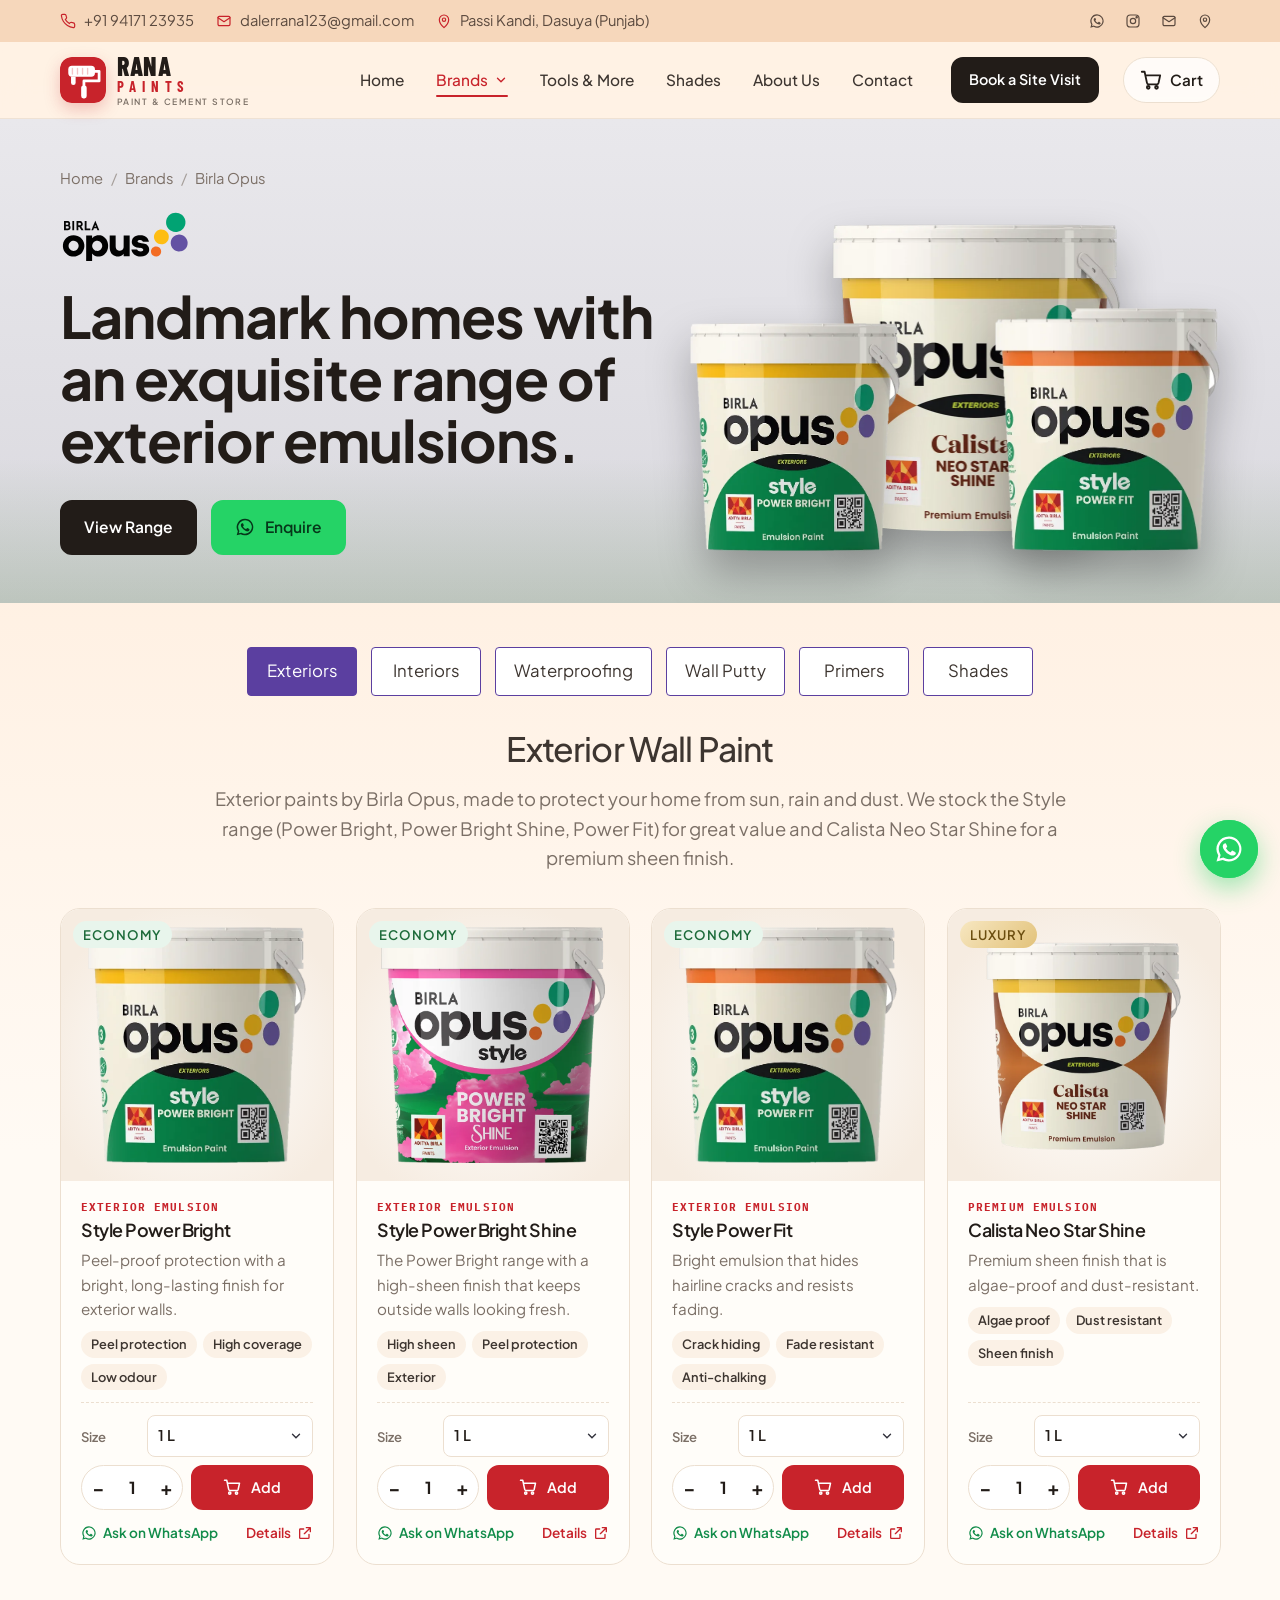
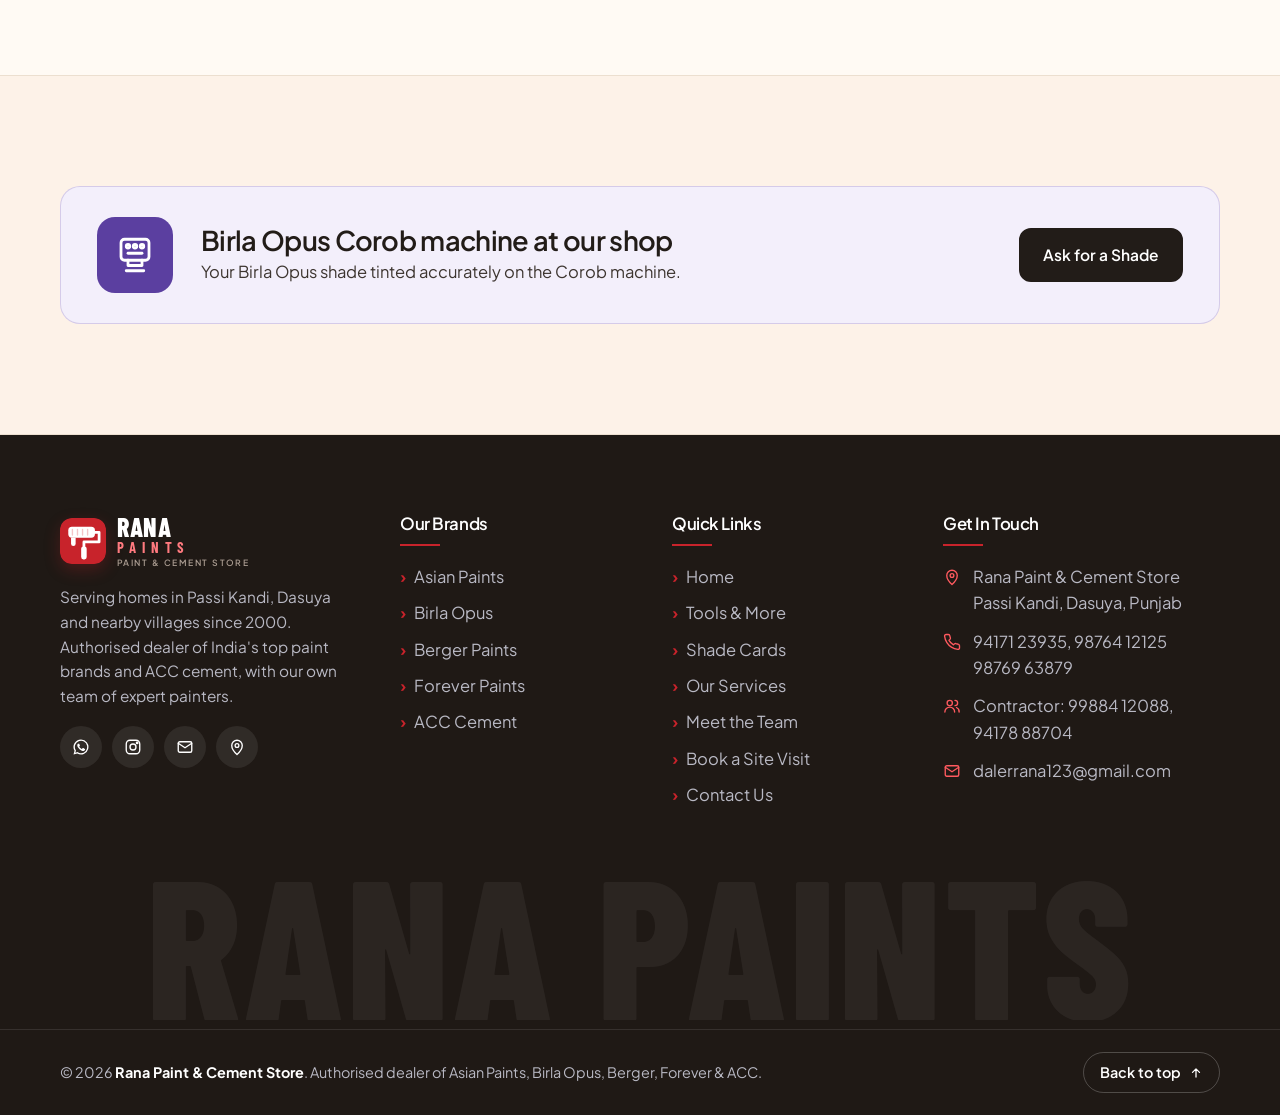
<file: birla-opus.html>
<!DOCTYPE html>
<html lang="en">
<head>
<meta charset="utf-8">
<meta name="viewport" content="width=device-width, initial-scale=1">
<title>Birla Opus Dealer in Dasuya | Rana Paints</title>
<meta name="description" content="Birla Opus paints in Passi Kandi, Dasuya: Style Power Bright, Style Power Fit, Calista Neo Star Shine, One Pro Smooth Putty, primers and 2300+ shades.">
<meta name="theme-color" content="#d2161e">
<meta property="og:type" content="website">
<meta property="og:title" content="Birla Opus Dealer in Dasuya | Rana Paints">
<meta property="og:description" content="Birla Opus paints in Passi Kandi, Dasuya: Style Power Bright, Style Power Fit, Calista Neo Star Shine, One Pro Smooth Putty, primers and 2300+ shades.">
<meta property="og:image" content="images/stock/hero-living.webp">
<link rel="icon" href="images/favicon.svg" type="image/svg+xml">
<link rel="preconnect" href="https://fonts.googleapis.com">
<link rel="preconnect" href="https://fonts.gstatic.com" crossorigin>
<link href="https://fonts.googleapis.com/css2?family=Barlow+Condensed:wght@600;700;800&amp;family=Plus+Jakarta+Sans:wght@400;500;600;700&amp;family=IBM+Plex+Mono:wght@500&amp;display=swap" rel="stylesheet">
<link rel="stylesheet" href="css/style.css?v=10">
<link rel="stylesheet" href="css/theme.css?v=29">
</head>
<body class="page-birla">
<a class="skip-link" href="#main">Skip to content</a>
<div class="topbar">
  <div class="container">
    <div class="topbar__info">
      <a href="tel:+919417123935"><svg viewBox="0 0 24 24" fill="none" stroke="currentColor" stroke-width="1.8" stroke-linecap="round" stroke-linejoin="round" aria-hidden="true"><path d="M22 16.9v3a2 2 0 0 1-2.2 2 19.8 19.8 0 0 1-8.6-3.1 19.5 19.5 0 0 1-6-6A19.8 19.8 0 0 1 2.1 4.2 2 2 0 0 1 4.1 2h3a2 2 0 0 1 2 1.7c.1.9.4 1.8.7 2.7a2 2 0 0 1-.5 2.1L8 9.8a16 16 0 0 0 6 6l1.3-1.3a2 2 0 0 1 2.1-.4c.9.3 1.8.6 2.7.7a2 2 0 0 1 1.7 2z"/></svg> +91 94171 23935</a>
      <a class="hide-sm" href="mailto:dalerrana123@gmail.com"><svg viewBox="0 0 24 24" fill="none" stroke="currentColor" stroke-width="1.8" stroke-linecap="round" stroke-linejoin="round" aria-hidden="true"><rect x="3" y="5" width="18" height="14" rx="2"/><path d="m3 7 9 6 9-6"/></svg> dalerrana123@gmail.com</a>
      <a class="hide-sm" href="https://www.google.com/maps/place/RANA+PAINT+HARDWARE+%26+CEMENT+STORE/@31.8291775,75.7380735,1011m/data=!3m2!1e3!4b1!4m6!3m5!1s0x391b0b5024be199f:0x976d251ef4bd5a5e!8m2!3d31.829173!4d75.7406484!16s%2Fg%2F11vdnwc_x_" target="_blank" rel="noopener"><svg viewBox="0 0 24 24" fill="none" stroke="currentColor" stroke-width="1.8" stroke-linecap="round" stroke-linejoin="round" aria-hidden="true"><path d="M12 22s7-6.3 7-12a7 7 0 0 0-14 0c0 5.7 7 12 7 12z"/><circle cx="12" cy="10" r="2.5"/></svg> Passi Kandi, Dasuya (Punjab)</a>
    </div>
    <div class="topbar__social">
      <a href="https://wa.me/919417123935?text=Namaste%20Rana%20Paints%21" target="_blank" rel="noopener" aria-label="WhatsApp"><svg viewBox="0 0 24 24" fill="currentColor" aria-hidden="true"><path d="M12 2a10 10 0 0 0-8.6 15.1L2 22l5-1.3A10 10 0 1 0 12 2zm0 18.2a8.2 8.2 0 0 1-4.2-1.2l-.3-.2-3 .8.8-2.9-.2-.3A8.2 8.2 0 1 1 12 20.2z"/><path d="M16.6 14.1c-.3-.1-1.5-.7-1.7-.8-.2-.1-.4-.1-.6.1l-.8 1c-.1.2-.3.2-.5.1a6.7 6.7 0 0 1-3.3-2.9c-.3-.4.2-.4.8-1.4.1-.2 0-.3 0-.5l-.8-1.8c-.2-.5-.4-.4-.6-.4h-.5a1 1 0 0 0-.7.3 2.9 2.9 0 0 0-.9 2.2 5 5 0 0 0 1.1 2.7 11.5 11.5 0 0 0 4.4 3.9c1.6.7 2.3.8 3.1.6.5-.1 1.5-.6 1.7-1.2.2-.6.2-1.1.1-1.2l-.8-.3z"/></svg></a>
      <a href="https://www.instagram.com/dwon13/" target="_blank" rel="noopener" aria-label="Instagram"><svg viewBox="0 0 24 24" fill="none" stroke="currentColor" stroke-width="1.8" stroke-linecap="round" stroke-linejoin="round" aria-hidden="true"><rect x="3" y="3" width="18" height="18" rx="5"/><circle cx="12" cy="12" r="4"/><circle cx="17.5" cy="6.5" r="1"/></svg></a>
      <a href="mailto:dalerrana123@gmail.com" aria-label="Email"><svg viewBox="0 0 24 24" fill="none" stroke="currentColor" stroke-width="1.8" stroke-linecap="round" stroke-linejoin="round" aria-hidden="true"><rect x="3" y="5" width="18" height="14" rx="2"/><path d="m3 7 9 6 9-6"/></svg></a>
      <a href="https://www.google.com/maps/place/RANA+PAINT+HARDWARE+%26+CEMENT+STORE/@31.8291775,75.7380735,1011m/data=!3m2!1e3!4b1!4m6!3m5!1s0x391b0b5024be199f:0x976d251ef4bd5a5e!8m2!3d31.829173!4d75.7406484!16s%2Fg%2F11vdnwc_x_" target="_blank" rel="noopener" aria-label="Google Maps"><svg viewBox="0 0 24 24" fill="none" stroke="currentColor" stroke-width="1.8" stroke-linecap="round" stroke-linejoin="round" aria-hidden="true"><path d="M12 22s7-6.3 7-12a7 7 0 0 0-14 0c0 5.7 7 12 7 12z"/><circle cx="12" cy="10" r="2.5"/></svg></a>
    </div>
  </div>
</div>
<header class="header">
  <div class="container header__inner">
    <a class="logo " href="index.html" aria-label="Rana Paints home"><svg class="logo__mark" viewBox="0 0 100 100" aria-hidden="true"><rect width="100" height="100" rx="24" fill="#c8232b"/><rect x="18" y="19" width="58" height="24" rx="8" fill="#fff"/><path d="M27 25v12M38 25v12M49 25v12M60 25v12" stroke="#f3c4c6" stroke-width="3" stroke-linecap="round"/><path d="M76 31h9v21H52v10" fill="none" stroke="#fff" stroke-width="6" stroke-linecap="round" stroke-linejoin="round"/><rect x="46" y="62" width="12" height="28" rx="5" fill="#fff"/><path d="M24 43v13a5 5 0 0 0 10 0V43z" fill="#fff"/></svg><span class="logo__text"><span class="logo__name">RANA</span><span class="logo__sub">PAINTS</span><span class="logo__tag">Paint &amp; Cement Store</span></span></a>
    <nav class="nav" id="site-nav" aria-label="Main">
      <ul class="nav__list">
        <li><a class="nav__link" href="index.html">Home</a></li>
        <li class="nav__item--drop">
          <button class="nav__link" type="button" aria-expanded="false" aria-controls="brands-menu" aria-current="page">Brands <svg viewBox="0 0 24 24" fill="none" stroke="currentColor" stroke-width="2.4" stroke-linecap="round" stroke-linejoin="round" aria-hidden="true"><path d="m6 9 6 6 6-6"/></svg></button>
          <div class="dropdown" id="brands-menu">
          <a href="asian-paints.html"><span class="dropdown__logo"><img src="images/brands/asian-paints.svg" alt=""></span><span><strong>Asian Paints</strong><small>Emulsions, waterproofing, putty, primers &amp; enamels</small></span></a>
          <a href="birla-opus.html" aria-current="page"><span class="dropdown__logo"><img src="images/brands/birla-opus.svg" alt=""></span><span><strong>Birla Opus</strong><small>Style &amp; Calista exterior paints, putty, primers</small></span></a>
          <a href="berger-paints.html"><span class="dropdown__logo"><img src="images/brands/berger-paints.png" alt=""></span><span><strong>Berger Paints</strong><small>WeatherCoat, Walmasta, putty &amp; primers</small></span></a>
          <a href="forever-paints.html"><span class="dropdown__logo"><img src="images/brands/forever-paints.png" alt=""></span><span><strong>Forever Paints</strong><small>Emulsions, primer &amp; rustic putty</small></span></a>
          <a href="acc-cement.html"><span class="dropdown__logo"><img src="images/brands/acc.svg" alt=""></span><span><strong>ACC Cement</strong><small>Gold Water Shield, Concrete Plus, Suraksha Power</small></span></a>
          </div>
        </li>
        <li><a class="nav__link" href="tools.html">Tools &amp; More</a></li>
        <li><a class="nav__link" href="shades.html">Shades</a></li>
        <li><a class="nav__link" href="index.html#team">About Us</a></li>
        <li><a class="nav__link" href="index.html#contact">Contact</a></li>
      </ul>
      <div class="nav__mobile-cta">
        <a class="btn" href="index.html#site-visit"><svg viewBox="0 0 24 24" fill="none" stroke="currentColor" stroke-width="1.8" stroke-linecap="round" stroke-linejoin="round" aria-hidden="true"><path d="M3 11 12 4l9 7"/><path d="M5 10v10h14V10"/><path d="M10 20v-5h4v5"/></svg> Book a Site Visit</a>
        <a class="btn btn--outline" href="tel:+919417123935"><svg viewBox="0 0 24 24" fill="none" stroke="currentColor" stroke-width="1.8" stroke-linecap="round" stroke-linejoin="round" aria-hidden="true"><path d="M22 16.9v3a2 2 0 0 1-2.2 2 19.8 19.8 0 0 1-8.6-3.1 19.5 19.5 0 0 1-6-6A19.8 19.8 0 0 1 2.1 4.2 2 2 0 0 1 4.1 2h3a2 2 0 0 1 2 1.7c.1.9.4 1.8.7 2.7a2 2 0 0 1-.5 2.1L8 9.8a16 16 0 0 0 6 6l1.3-1.3a2 2 0 0 1 2.1-.4c.9.3 1.8.6 2.7.7a2 2 0 0 1 1.7 2z"/></svg> Call 94171 23935</a>
        <a class="btn btn--wa" href="https://wa.me/919417123935?text=Namaste%20Rana%20Paints%21" target="_blank" rel="noopener"><svg viewBox="0 0 24 24" fill="currentColor" aria-hidden="true"><path d="M12 2a10 10 0 0 0-8.6 15.1L2 22l5-1.3A10 10 0 1 0 12 2zm0 18.2a8.2 8.2 0 0 1-4.2-1.2l-.3-.2-3 .8.8-2.9-.2-.3A8.2 8.2 0 1 1 12 20.2z"/><path d="M16.6 14.1c-.3-.1-1.5-.7-1.7-.8-.2-.1-.4-.1-.6.1l-.8 1c-.1.2-.3.2-.5.1a6.7 6.7 0 0 1-3.3-2.9c-.3-.4.2-.4.8-1.4.1-.2 0-.3 0-.5l-.8-1.8c-.2-.5-.4-.4-.6-.4h-.5a1 1 0 0 0-.7.3 2.9 2.9 0 0 0-.9 2.2 5 5 0 0 0 1.1 2.7 11.5 11.5 0 0 0 4.4 3.9c1.6.7 2.3.8 3.1.6.5-.1 1.5-.6 1.7-1.2.2-.6.2-1.1.1-1.2l-.8-.3z"/></svg> WhatsApp</a>
      </div>
    </nav>
    <div class="header__cta">
      <a class="btn btn--sm" href="index.html#site-visit">Book a Site Visit</a>
      <a class="callbox" href="tel:+919417123935">
        <span class="callbox__icon"><svg viewBox="0 0 24 24" fill="none" stroke="currentColor" stroke-width="1.8" stroke-linecap="round" stroke-linejoin="round" aria-hidden="true"><path d="M22 16.9v3a2 2 0 0 1-2.2 2 19.8 19.8 0 0 1-8.6-3.1 19.5 19.5 0 0 1-6-6A19.8 19.8 0 0 1 2.1 4.2 2 2 0 0 1 4.1 2h3a2 2 0 0 1 2 1.7c.1.9.4 1.8.7 2.7a2 2 0 0 1-.5 2.1L8 9.8a16 16 0 0 0 6 6l1.3-1.3a2 2 0 0 1 2.1-.4c.9.3 1.8.6 2.7.7a2 2 0 0 1 1.7 2z"/></svg></span>
        <span><small>Call now</small><strong>94171 23935</strong></span>
      </a>
    </div>
    <button class="cart-btn" type="button" data-cart-open aria-label="Open cart"><svg viewBox="0 0 24 24" fill="none" stroke="currentColor" stroke-width="2" stroke-linecap="round" stroke-linejoin="round" aria-hidden="true"><circle cx="9" cy="20" r="1.5"/><circle cx="18" cy="20" r="1.5"/><path d="M2 3h3l2.6 12.2a2 2 0 0 0 2 1.6h8.6a2 2 0 0 0 2-1.5L22 7H6"/></svg><span class="cart-btn__label">Cart</span><span class="cart-count" data-cart-count hidden>0</span></button>
    <button class="nav-toggle" type="button" aria-label="Menu" aria-expanded="false" aria-controls="site-nav"><span></span></button>
  </div>
</header>
<main id="main">

<section class="pbanner pbanner--birla">
  <div class="container pbanner__inner">
    <div>
      <nav class="crumbs crumbs--dark" aria-label="Breadcrumb"><a href="index.html">Home</a><span>/</span><a href="index.html#brands">Brands</a><span>/</span>Birla Opus</nav>
      <img class="bhero__logo" src="images/brands/birla-opus.svg" alt="Birla Opus" style="height:56px">
      <h1>Landmark homes with an exquisite range of exterior emulsions.</h1>
      <div class="hero__actions" style="margin-top:22px">
        <a class="btn" href="#range">View Range</a>
        <a class="btn btn--wa" href="https://wa.me/919417123935?text=Namaste%20Rana%20Paints%21%20I%20want%20to%20know%20about%20Birla%20Opus%20products%20and%20prices." target="_blank" rel="noopener"><svg viewBox="0 0 24 24" fill="currentColor" aria-hidden="true"><path d="M12 2a10 10 0 0 0-8.6 15.1L2 22l5-1.3A10 10 0 1 0 12 2zm0 18.2a8.2 8.2 0 0 1-4.2-1.2l-.3-.2-3 .8.8-2.9-.2-.3A8.2 8.2 0 1 1 12 20.2z"/><path d="M16.6 14.1c-.3-.1-1.5-.7-1.7-.8-.2-.1-.4-.1-.6.1l-.8 1c-.1.2-.3.2-.5.1a6.7 6.7 0 0 1-3.3-2.9c-.3-.4.2-.4.8-1.4.1-.2 0-.3 0-.5l-.8-1.8c-.2-.5-.4-.4-.6-.4h-.5a1 1 0 0 0-.7.3 2.9 2.9 0 0 0-.9 2.2 5 5 0 0 0 1.1 2.7 11.5 11.5 0 0 0 4.4 3.9c1.6.7 2.3.8 3.1.6.5-.1 1.5-.6 1.7-1.2.2-.6.2-1.1.1-1.2l-.8-.3z"/></svg> Enquire</a>
      </div>
    </div>
    <div class="pbanner__packs" aria-hidden="true">
      <img class="p1" src="images/products/birla/style-power-bright.webp" alt="">
      <img class="p2" src="images/products/birla/calista-neo-star-shine.webp" alt="">
      <img class="p3" src="images/products/birla/style-power-fit.webp" alt="">
    </div>
  </div>
</section>

<section class="section" id="range" style="padding-top:0">
  <div class="container">
    <div class="otabs" role="tablist" aria-label="Birla Opus categories" data-tabs data-hash><button type="button" role="tab" id="tab-exteriors" aria-controls="panel-exteriors" data-hash="exteriors" class="is-active">Exteriors</button><button type="button" role="tab" id="tab-interiors" aria-controls="panel-interiors" data-hash="interiors" class="">Interiors</button><button type="button" role="tab" id="tab-waterproofing" aria-controls="panel-waterproofing" data-hash="waterproofing" class="">Waterproofing</button><button type="button" role="tab" id="tab-putty" aria-controls="panel-putty" data-hash="putty" class="">Wall Putty</button><button type="button" role="tab" id="tab-primers" aria-controls="panel-primers" data-hash="primers" class="">Primers</button><button type="button" role="tab" id="tab-shades" aria-controls="panel-shades" data-hash="shades" class="">Shades</button></div>
<div class="tabpanel" role="tabpanel" id="panel-exteriors" aria-labelledby="tab-exteriors">
  <div class="tabpanel__head"><h2>Exterior Wall Paint</h2><p>Exterior paints by Birla Opus, made to protect your home from sun, rain and dust. We stock the Style range (Power Bright, Power Bright Shine, Power Fit) for great value and Calista Neo Star Shine for a premium sheen finish.</p></div>
  <div class="products">
<article class="product" data-pid="birla-style-power-bright" data-name="Style Power Bright" data-brand="Birla Opus" data-img="images/products/birla/style-power-bright.webp" data-fixed="{}">
  <span class="tier tier--economy">Economy</span>
  <div class="product__img"><img src="images/products/birla/style-power-bright.webp" alt="Style Power Bright by Birla Opus" loading="lazy" width="600" height="600"></div>
  <div class="product__body">
    <span class="product__cat">Exterior Emulsion</span>
    <h3>Style Power Bright</h3>
    <p>Peel-proof protection with a bright, long-lasting finish for exterior walls.</p>
    <ul class="chips"><li>Peel protection</li><li>High coverage</li><li>Low odour</li></ul>
    <div class="buy">
      <label class="buy__field"><span>Size</span><select data-opt="Size"><option value="1 L">1 L</option><option value="4 L">4 L</option><option value="10 L">10 L</option><option value="20 L">20 L</option></select></label>
      <div class="buy__row">
        <div class="qty"><button type="button" data-step="-1" aria-label="Less">&minus;</button><input type="number" min="1" max="999" value="1" inputmode="numeric" aria-label="Quantity"><button type="button" data-step="1" aria-label="More">+</button></div>
        <button class="btn btn--sm btn--cart" type="button" data-add><svg viewBox="0 0 24 24" fill="none" stroke="currentColor" stroke-width="2" stroke-linecap="round" stroke-linejoin="round" aria-hidden="true"><circle cx="9" cy="20" r="1.5"/><circle cx="18" cy="20" r="1.5"/><path d="M2 3h3l2.6 12.2a2 2 0 0 0 2 1.6h8.6a2 2 0 0 0 2-1.5L22 7H6"/></svg> Add</button>
      </div>
    </div>
    <div class="product__links">
      <a class="link-wa" href="https://wa.me/919417123935?text=Namaste%20Rana%20Paints%21%20Please%20share%20price%20and%20details%20of%20Style%20Power%20Bright%20%28Birla%20Opus%29." target="_blank" rel="noopener"><svg viewBox="0 0 24 24" fill="currentColor" aria-hidden="true"><path d="M12 2a10 10 0 0 0-8.6 15.1L2 22l5-1.3A10 10 0 1 0 12 2zm0 18.2a8.2 8.2 0 0 1-4.2-1.2l-.3-.2-3 .8.8-2.9-.2-.3A8.2 8.2 0 1 1 12 20.2z"/><path d="M16.6 14.1c-.3-.1-1.5-.7-1.7-.8-.2-.1-.4-.1-.6.1l-.8 1c-.1.2-.3.2-.5.1a6.7 6.7 0 0 1-3.3-2.9c-.3-.4.2-.4.8-1.4.1-.2 0-.3 0-.5l-.8-1.8c-.2-.5-.4-.4-.6-.4h-.5a1 1 0 0 0-.7.3 2.9 2.9 0 0 0-.9 2.2 5 5 0 0 0 1.1 2.7 11.5 11.5 0 0 0 4.4 3.9c1.6.7 2.3.8 3.1.6.5-.1 1.5-.6 1.7-1.2.2-.6.2-1.1.1-1.2l-.8-.3z"/></svg> Ask on WhatsApp</a>
      <a class="link-arrow" href="https://www.birlaopus.com/paint-products/exterior-wall-paint/style-power-bright" target="_blank" rel="noopener">Details <svg viewBox="0 0 24 24" fill="none" stroke="currentColor" stroke-width="2" stroke-linecap="round" stroke-linejoin="round" aria-hidden="true"><path d="M14 4h6v6M20 4l-9 9M18 14v5a1 1 0 0 1-1 1H5a1 1 0 0 1-1-1V7a1 1 0 0 1 1-1h5"/></svg></a>
    </div>
  </div>
</article>
<article class="product" data-pid="birla-style-power-bright-shine" data-name="Style Power Bright Shine" data-brand="Birla Opus" data-img="images/products/birla/style-power-bright-shine.webp" data-fixed="{}">
  <span class="tier tier--economy">Economy</span>
  <div class="product__img"><img src="images/products/birla/style-power-bright-shine.webp" alt="Style Power Bright Shine by Birla Opus" loading="lazy" width="600" height="600"></div>
  <div class="product__body">
    <span class="product__cat">Exterior Emulsion</span>
    <h3>Style Power Bright Shine</h3>
    <p>The Power Bright range with a high-sheen finish that keeps outside walls looking fresh.</p>
    <ul class="chips"><li>High sheen</li><li>Peel protection</li><li>Exterior</li></ul>
    <div class="buy">
      <label class="buy__field"><span>Size</span><select data-opt="Size"><option value="1 L">1 L</option><option value="4 L">4 L</option><option value="10 L">10 L</option><option value="20 L">20 L</option></select></label>
      <div class="buy__row">
        <div class="qty"><button type="button" data-step="-1" aria-label="Less">&minus;</button><input type="number" min="1" max="999" value="1" inputmode="numeric" aria-label="Quantity"><button type="button" data-step="1" aria-label="More">+</button></div>
        <button class="btn btn--sm btn--cart" type="button" data-add><svg viewBox="0 0 24 24" fill="none" stroke="currentColor" stroke-width="2" stroke-linecap="round" stroke-linejoin="round" aria-hidden="true"><circle cx="9" cy="20" r="1.5"/><circle cx="18" cy="20" r="1.5"/><path d="M2 3h3l2.6 12.2a2 2 0 0 0 2 1.6h8.6a2 2 0 0 0 2-1.5L22 7H6"/></svg> Add</button>
      </div>
    </div>
    <div class="product__links">
      <a class="link-wa" href="https://wa.me/919417123935?text=Namaste%20Rana%20Paints%21%20Please%20share%20price%20and%20details%20of%20Style%20Power%20Bright%20Shine%20%28Birla%20Opus%29." target="_blank" rel="noopener"><svg viewBox="0 0 24 24" fill="currentColor" aria-hidden="true"><path d="M12 2a10 10 0 0 0-8.6 15.1L2 22l5-1.3A10 10 0 1 0 12 2zm0 18.2a8.2 8.2 0 0 1-4.2-1.2l-.3-.2-3 .8.8-2.9-.2-.3A8.2 8.2 0 1 1 12 20.2z"/><path d="M16.6 14.1c-.3-.1-1.5-.7-1.7-.8-.2-.1-.4-.1-.6.1l-.8 1c-.1.2-.3.2-.5.1a6.7 6.7 0 0 1-3.3-2.9c-.3-.4.2-.4.8-1.4.1-.2 0-.3 0-.5l-.8-1.8c-.2-.5-.4-.4-.6-.4h-.5a1 1 0 0 0-.7.3 2.9 2.9 0 0 0-.9 2.2 5 5 0 0 0 1.1 2.7 11.5 11.5 0 0 0 4.4 3.9c1.6.7 2.3.8 3.1.6.5-.1 1.5-.6 1.7-1.2.2-.6.2-1.1.1-1.2l-.8-.3z"/></svg> Ask on WhatsApp</a>
      <a class="link-arrow" href="https://www.birlaopus.com/paint-products/exterior-wall-paint/style-power-bright-shine" target="_blank" rel="noopener">Details <svg viewBox="0 0 24 24" fill="none" stroke="currentColor" stroke-width="2" stroke-linecap="round" stroke-linejoin="round" aria-hidden="true"><path d="M14 4h6v6M20 4l-9 9M18 14v5a1 1 0 0 1-1 1H5a1 1 0 0 1-1-1V7a1 1 0 0 1 1-1h5"/></svg></a>
    </div>
  </div>
</article>
<article class="product" data-pid="birla-style-power-fit" data-name="Style Power Fit" data-brand="Birla Opus" data-img="images/products/birla/style-power-fit.webp" data-fixed="{}">
  <span class="tier tier--economy">Economy</span>
  <div class="product__img"><img src="images/products/birla/style-power-fit.webp" alt="Style Power Fit by Birla Opus" loading="lazy" width="600" height="600"></div>
  <div class="product__body">
    <span class="product__cat">Exterior Emulsion</span>
    <h3>Style Power Fit</h3>
    <p>Bright emulsion that hides hairline cracks and resists fading.</p>
    <ul class="chips"><li>Crack hiding</li><li>Fade resistant</li><li>Anti-chalking</li></ul>
    <div class="buy">
      <label class="buy__field"><span>Size</span><select data-opt="Size"><option value="1 L">1 L</option><option value="4 L">4 L</option><option value="10 L">10 L</option><option value="20 L">20 L</option></select></label>
      <div class="buy__row">
        <div class="qty"><button type="button" data-step="-1" aria-label="Less">&minus;</button><input type="number" min="1" max="999" value="1" inputmode="numeric" aria-label="Quantity"><button type="button" data-step="1" aria-label="More">+</button></div>
        <button class="btn btn--sm btn--cart" type="button" data-add><svg viewBox="0 0 24 24" fill="none" stroke="currentColor" stroke-width="2" stroke-linecap="round" stroke-linejoin="round" aria-hidden="true"><circle cx="9" cy="20" r="1.5"/><circle cx="18" cy="20" r="1.5"/><path d="M2 3h3l2.6 12.2a2 2 0 0 0 2 1.6h8.6a2 2 0 0 0 2-1.5L22 7H6"/></svg> Add</button>
      </div>
    </div>
    <div class="product__links">
      <a class="link-wa" href="https://wa.me/919417123935?text=Namaste%20Rana%20Paints%21%20Please%20share%20price%20and%20details%20of%20Style%20Power%20Fit%20%28Birla%20Opus%29." target="_blank" rel="noopener"><svg viewBox="0 0 24 24" fill="currentColor" aria-hidden="true"><path d="M12 2a10 10 0 0 0-8.6 15.1L2 22l5-1.3A10 10 0 1 0 12 2zm0 18.2a8.2 8.2 0 0 1-4.2-1.2l-.3-.2-3 .8.8-2.9-.2-.3A8.2 8.2 0 1 1 12 20.2z"/><path d="M16.6 14.1c-.3-.1-1.5-.7-1.7-.8-.2-.1-.4-.1-.6.1l-.8 1c-.1.2-.3.2-.5.1a6.7 6.7 0 0 1-3.3-2.9c-.3-.4.2-.4.8-1.4.1-.2 0-.3 0-.5l-.8-1.8c-.2-.5-.4-.4-.6-.4h-.5a1 1 0 0 0-.7.3 2.9 2.9 0 0 0-.9 2.2 5 5 0 0 0 1.1 2.7 11.5 11.5 0 0 0 4.4 3.9c1.6.7 2.3.8 3.1.6.5-.1 1.5-.6 1.7-1.2.2-.6.2-1.1.1-1.2l-.8-.3z"/></svg> Ask on WhatsApp</a>
      <a class="link-arrow" href="https://www.birlaopus.com/paint-products/exterior-wall-paint/style-power-fit" target="_blank" rel="noopener">Details <svg viewBox="0 0 24 24" fill="none" stroke="currentColor" stroke-width="2" stroke-linecap="round" stroke-linejoin="round" aria-hidden="true"><path d="M14 4h6v6M20 4l-9 9M18 14v5a1 1 0 0 1-1 1H5a1 1 0 0 1-1-1V7a1 1 0 0 1 1-1h5"/></svg></a>
    </div>
  </div>
</article>
<article class="product" data-pid="birla-calista-neo-star-shine" data-name="Calista Neo Star Shine" data-brand="Birla Opus" data-img="images/products/birla/calista-neo-star-shine.webp" data-fixed="{}">
  <span class="tier tier--luxury">Luxury</span>
  <div class="product__img"><img src="images/products/birla/calista-neo-star-shine.webp" alt="Calista Neo Star Shine by Birla Opus" loading="lazy" width="600" height="600"></div>
  <div class="product__body">
    <span class="product__cat">Premium Emulsion</span>
    <h3>Calista Neo Star Shine</h3>
    <p>Premium sheen finish that is algae-proof and dust-resistant.</p>
    <ul class="chips"><li>Algae proof</li><li>Dust resistant</li><li>Sheen finish</li></ul>
    <div class="buy">
      <label class="buy__field"><span>Size</span><select data-opt="Size"><option value="1 L">1 L</option><option value="4 L">4 L</option><option value="10 L">10 L</option><option value="20 L">20 L</option></select></label>
      <div class="buy__row">
        <div class="qty"><button type="button" data-step="-1" aria-label="Less">&minus;</button><input type="number" min="1" max="999" value="1" inputmode="numeric" aria-label="Quantity"><button type="button" data-step="1" aria-label="More">+</button></div>
        <button class="btn btn--sm btn--cart" type="button" data-add><svg viewBox="0 0 24 24" fill="none" stroke="currentColor" stroke-width="2" stroke-linecap="round" stroke-linejoin="round" aria-hidden="true"><circle cx="9" cy="20" r="1.5"/><circle cx="18" cy="20" r="1.5"/><path d="M2 3h3l2.6 12.2a2 2 0 0 0 2 1.6h8.6a2 2 0 0 0 2-1.5L22 7H6"/></svg> Add</button>
      </div>
    </div>
    <div class="product__links">
      <a class="link-wa" href="https://wa.me/919417123935?text=Namaste%20Rana%20Paints%21%20Please%20share%20price%20and%20details%20of%20Calista%20Neo%20Star%20Shine%20%28Birla%20Opus%29." target="_blank" rel="noopener"><svg viewBox="0 0 24 24" fill="currentColor" aria-hidden="true"><path d="M12 2a10 10 0 0 0-8.6 15.1L2 22l5-1.3A10 10 0 1 0 12 2zm0 18.2a8.2 8.2 0 0 1-4.2-1.2l-.3-.2-3 .8.8-2.9-.2-.3A8.2 8.2 0 1 1 12 20.2z"/><path d="M16.6 14.1c-.3-.1-1.5-.7-1.7-.8-.2-.1-.4-.1-.6.1l-.8 1c-.1.2-.3.2-.5.1a6.7 6.7 0 0 1-3.3-2.9c-.3-.4.2-.4.8-1.4.1-.2 0-.3 0-.5l-.8-1.8c-.2-.5-.4-.4-.6-.4h-.5a1 1 0 0 0-.7.3 2.9 2.9 0 0 0-.9 2.2 5 5 0 0 0 1.1 2.7 11.5 11.5 0 0 0 4.4 3.9c1.6.7 2.3.8 3.1.6.5-.1 1.5-.6 1.7-1.2.2-.6.2-1.1.1-1.2l-.8-.3z"/></svg> Ask on WhatsApp</a>
      <a class="link-arrow" href="https://www.birlaopus.com/paint-products/exterior-wall-paint/calista-neo-star-shine" target="_blank" rel="noopener">Details <svg viewBox="0 0 24 24" fill="none" stroke="currentColor" stroke-width="2" stroke-linecap="round" stroke-linejoin="round" aria-hidden="true"><path d="M14 4h6v6M20 4l-9 9M18 14v5a1 1 0 0 1-1 1H5a1 1 0 0 1-1-1V7a1 1 0 0 1 1-1h5"/></svg></a>
    </div>
  </div>
</article>
</div>
</div>
<div class="tabpanel" role="tabpanel" id="panel-interiors" aria-labelledby="tab-interiors">
  <div class="tabpanel__head"><h2>Interior Wall Paint</h2><p>Economy interior emulsions and distemper from the Birla Opus Style range: bright colour, easy to wash and gentle on the budget.</p></div>
  <div class="products">
<article class="product" data-pid="birla-style-color-fresh" data-name="Style Color Fresh" data-brand="Birla Opus" data-img="images/products/birla/style-color-fresh.webp" data-fixed="{}">
  <span class="tier tier--economy">Economy</span>
  <div class="product__img"><img src="images/products/birla/style-color-fresh.webp" alt="Style Color Fresh by Birla Opus" loading="lazy" width="600" height="600"></div>
  <div class="product__body">
    <span class="product__cat">Interior Emulsion</span>
    <h3>Style Color Fresh</h3>
    <p>Budget interior emulsion that freshens up walls with bright, even colour.</p>
    <ul class="chips"><li>Economy</li><li>Smooth finish</li><li>Interior</li></ul>
    <div class="buy">
      <label class="buy__field"><span>Size</span><select data-opt="Size"><option value="1 L">1 L</option><option value="4 L">4 L</option><option value="10 L">10 L</option><option value="20 L">20 L</option></select></label>
      <div class="buy__row">
        <div class="qty"><button type="button" data-step="-1" aria-label="Less">&minus;</button><input type="number" min="1" max="999" value="1" inputmode="numeric" aria-label="Quantity"><button type="button" data-step="1" aria-label="More">+</button></div>
        <button class="btn btn--sm btn--cart" type="button" data-add><svg viewBox="0 0 24 24" fill="none" stroke="currentColor" stroke-width="2" stroke-linecap="round" stroke-linejoin="round" aria-hidden="true"><circle cx="9" cy="20" r="1.5"/><circle cx="18" cy="20" r="1.5"/><path d="M2 3h3l2.6 12.2a2 2 0 0 0 2 1.6h8.6a2 2 0 0 0 2-1.5L22 7H6"/></svg> Add</button>
      </div>
    </div>
    <div class="product__links">
      <a class="link-wa" href="https://wa.me/919417123935?text=Namaste%20Rana%20Paints%21%20Please%20share%20price%20and%20details%20of%20Style%20Color%20Fresh%20%28Birla%20Opus%29." target="_blank" rel="noopener"><svg viewBox="0 0 24 24" fill="currentColor" aria-hidden="true"><path d="M12 2a10 10 0 0 0-8.6 15.1L2 22l5-1.3A10 10 0 1 0 12 2zm0 18.2a8.2 8.2 0 0 1-4.2-1.2l-.3-.2-3 .8.8-2.9-.2-.3A8.2 8.2 0 1 1 12 20.2z"/><path d="M16.6 14.1c-.3-.1-1.5-.7-1.7-.8-.2-.1-.4-.1-.6.1l-.8 1c-.1.2-.3.2-.5.1a6.7 6.7 0 0 1-3.3-2.9c-.3-.4.2-.4.8-1.4.1-.2 0-.3 0-.5l-.8-1.8c-.2-.5-.4-.4-.6-.4h-.5a1 1 0 0 0-.7.3 2.9 2.9 0 0 0-.9 2.2 5 5 0 0 0 1.1 2.7 11.5 11.5 0 0 0 4.4 3.9c1.6.7 2.3.8 3.1.6.5-.1 1.5-.6 1.7-1.2.2-.6.2-1.1.1-1.2l-.8-.3z"/></svg> Ask on WhatsApp</a>
      <a class="link-arrow" href="https://www.birlaopus.com/products/interiors/style-color-fresh" target="_blank" rel="noopener">Details <svg viewBox="0 0 24 24" fill="none" stroke="currentColor" stroke-width="2" stroke-linecap="round" stroke-linejoin="round" aria-hidden="true"><path d="M14 4h6v6M20 4l-9 9M18 14v5a1 1 0 0 1-1 1H5a1 1 0 0 1-1-1V7a1 1 0 0 1 1-1h5"/></svg></a>
    </div>
  </div>
</article>
<article class="product" data-pid="birla-style-color-smart" data-name="Style Color Smart" data-brand="Birla Opus" data-img="images/products/birla/style-color-smart.webp" data-fixed="{}">
  <span class="tier tier--economy">Economy</span>
  <div class="product__img"><img src="images/products/birla/style-color-smart.webp" alt="Style Color Smart by Birla Opus" loading="lazy" width="600" height="600"></div>
  <div class="product__body">
    <span class="product__cat">Interior Emulsion</span>
    <h3>Style Color Smart</h3>
    <p>Washable, mildew-proof interior emulsion with a smooth matt finish.</p>
    <ul class="chips"><li>Washable</li><li>Mildew proof</li><li>Matt</li></ul>
    <div class="buy">
      <label class="buy__field"><span>Size</span><select data-opt="Size"><option value="1 L">1 L</option><option value="4 L">4 L</option><option value="10 L">10 L</option><option value="20 L">20 L</option></select></label>
      <div class="buy__row">
        <div class="qty"><button type="button" data-step="-1" aria-label="Less">&minus;</button><input type="number" min="1" max="999" value="1" inputmode="numeric" aria-label="Quantity"><button type="button" data-step="1" aria-label="More">+</button></div>
        <button class="btn btn--sm btn--cart" type="button" data-add><svg viewBox="0 0 24 24" fill="none" stroke="currentColor" stroke-width="2" stroke-linecap="round" stroke-linejoin="round" aria-hidden="true"><circle cx="9" cy="20" r="1.5"/><circle cx="18" cy="20" r="1.5"/><path d="M2 3h3l2.6 12.2a2 2 0 0 0 2 1.6h8.6a2 2 0 0 0 2-1.5L22 7H6"/></svg> Add</button>
      </div>
    </div>
    <div class="product__links">
      <a class="link-wa" href="https://wa.me/919417123935?text=Namaste%20Rana%20Paints%21%20Please%20share%20price%20and%20details%20of%20Style%20Color%20Smart%20%28Birla%20Opus%29." target="_blank" rel="noopener"><svg viewBox="0 0 24 24" fill="currentColor" aria-hidden="true"><path d="M12 2a10 10 0 0 0-8.6 15.1L2 22l5-1.3A10 10 0 1 0 12 2zm0 18.2a8.2 8.2 0 0 1-4.2-1.2l-.3-.2-3 .8.8-2.9-.2-.3A8.2 8.2 0 1 1 12 20.2z"/><path d="M16.6 14.1c-.3-.1-1.5-.7-1.7-.8-.2-.1-.4-.1-.6.1l-.8 1c-.1.2-.3.2-.5.1a6.7 6.7 0 0 1-3.3-2.9c-.3-.4.2-.4.8-1.4.1-.2 0-.3 0-.5l-.8-1.8c-.2-.5-.4-.4-.6-.4h-.5a1 1 0 0 0-.7.3 2.9 2.9 0 0 0-.9 2.2 5 5 0 0 0 1.1 2.7 11.5 11.5 0 0 0 4.4 3.9c1.6.7 2.3.8 3.1.6.5-.1 1.5-.6 1.7-1.2.2-.6.2-1.1.1-1.2l-.8-.3z"/></svg> Ask on WhatsApp</a>
      <a class="link-arrow" href="https://www.birlaopus.com/paint-products/interior-wall-paint/style-color-smart" target="_blank" rel="noopener">Details <svg viewBox="0 0 24 24" fill="none" stroke="currentColor" stroke-width="2" stroke-linecap="round" stroke-linejoin="round" aria-hidden="true"><path d="M14 4h6v6M20 4l-9 9M18 14v5a1 1 0 0 1-1 1H5a1 1 0 0 1-1-1V7a1 1 0 0 1 1-1h5"/></svg></a>
    </div>
  </div>
</article>
<article class="product" data-pid="birla-style-color-smart-shine" data-name="Style Color Smart Shine" data-brand="Birla Opus" data-img="images/products/birla/style-color-smart-shine.webp" data-fixed="{}">
  <span class="tier tier--economy">Economy</span>
  <div class="product__img"><img src="images/products/birla/style-color-smart-shine.webp" alt="Style Color Smart Shine by Birla Opus" loading="lazy" width="600" height="600"></div>
  <div class="product__body">
    <span class="product__cat">Interior Emulsion</span>
    <h3>Style Color Smart Shine</h3>
    <p>Sheen finish with very good washability and anti-fungal protection, in 1800+ shades.</p>
    <ul class="chips"><li>4-year warranty</li><li>Sheen finish</li><li>Anti-fungal</li></ul>
    <div class="buy">
      <label class="buy__field"><span>Size</span><select data-opt="Size"><option value="1 L">1 L</option><option value="4 L">4 L</option><option value="10 L">10 L</option><option value="20 L">20 L</option></select></label>
      <div class="buy__row">
        <div class="qty"><button type="button" data-step="-1" aria-label="Less">&minus;</button><input type="number" min="1" max="999" value="1" inputmode="numeric" aria-label="Quantity"><button type="button" data-step="1" aria-label="More">+</button></div>
        <button class="btn btn--sm btn--cart" type="button" data-add><svg viewBox="0 0 24 24" fill="none" stroke="currentColor" stroke-width="2" stroke-linecap="round" stroke-linejoin="round" aria-hidden="true"><circle cx="9" cy="20" r="1.5"/><circle cx="18" cy="20" r="1.5"/><path d="M2 3h3l2.6 12.2a2 2 0 0 0 2 1.6h8.6a2 2 0 0 0 2-1.5L22 7H6"/></svg> Add</button>
      </div>
    </div>
    <div class="product__links">
      <a class="link-wa" href="https://wa.me/919417123935?text=Namaste%20Rana%20Paints%21%20Please%20share%20price%20and%20details%20of%20Style%20Color%20Smart%20Shine%20%28Birla%20Opus%29." target="_blank" rel="noopener"><svg viewBox="0 0 24 24" fill="currentColor" aria-hidden="true"><path d="M12 2a10 10 0 0 0-8.6 15.1L2 22l5-1.3A10 10 0 1 0 12 2zm0 18.2a8.2 8.2 0 0 1-4.2-1.2l-.3-.2-3 .8.8-2.9-.2-.3A8.2 8.2 0 1 1 12 20.2z"/><path d="M16.6 14.1c-.3-.1-1.5-.7-1.7-.8-.2-.1-.4-.1-.6.1l-.8 1c-.1.2-.3.2-.5.1a6.7 6.7 0 0 1-3.3-2.9c-.3-.4.2-.4.8-1.4.1-.2 0-.3 0-.5l-.8-1.8c-.2-.5-.4-.4-.6-.4h-.5a1 1 0 0 0-.7.3 2.9 2.9 0 0 0-.9 2.2 5 5 0 0 0 1.1 2.7 11.5 11.5 0 0 0 4.4 3.9c1.6.7 2.3.8 3.1.6.5-.1 1.5-.6 1.7-1.2.2-.6.2-1.1.1-1.2l-.8-.3z"/></svg> Ask on WhatsApp</a>
      <a class="link-arrow" href="https://www.birlaopus.com/paint-products/interior-wall-paint/style-color-smart-shine" target="_blank" rel="noopener">Details <svg viewBox="0 0 24 24" fill="none" stroke="currentColor" stroke-width="2" stroke-linecap="round" stroke-linejoin="round" aria-hidden="true"><path d="M14 4h6v6M20 4l-9 9M18 14v5a1 1 0 0 1-1 1H5a1 1 0 0 1-1-1V7a1 1 0 0 1 1-1h5"/></svg></a>
    </div>
  </div>
</article>
<article class="product" data-pid="birla-style-super-bright" data-name="Style Super Bright Distemper" data-brand="Birla Opus" data-img="images/products/birla/style-super-bright.webp" data-fixed="{}">
  <span class="tier tier--economy">Economy</span>
  <div class="product__img"><img src="images/products/birla/style-super-bright.webp" alt="Style Super Bright Distemper by Birla Opus" loading="lazy" width="600" height="600"></div>
  <div class="product__body">
    <span class="product__cat">Distemper</span>
    <h3>Style Super Bright Distemper</h3>
    <p>Affordable distemper with good whiteness for a quick, clean refresh.</p>
    <ul class="chips"><li>Distemper</li><li>Budget friendly</li><li>Bright white</li></ul>
    <div class="buy">
      <label class="buy__field"><span>Size</span><select data-opt="Size"><option value="1 kg">1 kg</option><option value="5 kg">5 kg</option><option value="10 kg">10 kg</option><option value="20 kg">20 kg</option></select></label>
      <div class="buy__row">
        <div class="qty"><button type="button" data-step="-1" aria-label="Less">&minus;</button><input type="number" min="1" max="999" value="1" inputmode="numeric" aria-label="Quantity"><button type="button" data-step="1" aria-label="More">+</button></div>
        <button class="btn btn--sm btn--cart" type="button" data-add><svg viewBox="0 0 24 24" fill="none" stroke="currentColor" stroke-width="2" stroke-linecap="round" stroke-linejoin="round" aria-hidden="true"><circle cx="9" cy="20" r="1.5"/><circle cx="18" cy="20" r="1.5"/><path d="M2 3h3l2.6 12.2a2 2 0 0 0 2 1.6h8.6a2 2 0 0 0 2-1.5L22 7H6"/></svg> Add</button>
      </div>
    </div>
    <div class="product__links">
      <a class="link-wa" href="https://wa.me/919417123935?text=Namaste%20Rana%20Paints%21%20Please%20share%20price%20and%20details%20of%20Style%20Super%20Bright%20Distemper%20%28Birla%20Opus%29." target="_blank" rel="noopener"><svg viewBox="0 0 24 24" fill="currentColor" aria-hidden="true"><path d="M12 2a10 10 0 0 0-8.6 15.1L2 22l5-1.3A10 10 0 1 0 12 2zm0 18.2a8.2 8.2 0 0 1-4.2-1.2l-.3-.2-3 .8.8-2.9-.2-.3A8.2 8.2 0 1 1 12 20.2z"/><path d="M16.6 14.1c-.3-.1-1.5-.7-1.7-.8-.2-.1-.4-.1-.6.1l-.8 1c-.1.2-.3.2-.5.1a6.7 6.7 0 0 1-3.3-2.9c-.3-.4.2-.4.8-1.4.1-.2 0-.3 0-.5l-.8-1.8c-.2-.5-.4-.4-.6-.4h-.5a1 1 0 0 0-.7.3 2.9 2.9 0 0 0-.9 2.2 5 5 0 0 0 1.1 2.7 11.5 11.5 0 0 0 4.4 3.9c1.6.7 2.3.8 3.1.6.5-.1 1.5-.6 1.7-1.2.2-.6.2-1.1.1-1.2l-.8-.3z"/></svg> Ask on WhatsApp</a>
      <a class="link-arrow" href="https://www.birlaopus.com/paint-products/interior-wall-paint/style-super-bright" target="_blank" rel="noopener">Details <svg viewBox="0 0 24 24" fill="none" stroke="currentColor" stroke-width="2" stroke-linecap="round" stroke-linejoin="round" aria-hidden="true"><path d="M14 4h6v6M20 4l-9 9M18 14v5a1 1 0 0 1-1 1H5a1 1 0 0 1-1-1V7a1 1 0 0 1 1-1h5"/></svg></a>
    </div>
  </div>
</article>
</div>
</div>
<div class="tabpanel" role="tabpanel" id="panel-waterproofing" aria-labelledby="tab-waterproofing">
  <div class="tabpanel__head"><h2>Alldry Wall n Roof</h2><p>Waterproofing coating for roofs and outside walls. Pick the grade (3, 4, 7, 10 or 12) and the pack size; a higher grade gives longer protection.</p></div>
  <div class="products">
<article class="product" data-pid="birla-wall-n-roof" data-name="Alldry Wall n Roof" data-brand="Birla Opus" data-img="images/products/birla/wall-n-roof-10.webp" data-fixed="{}">
  
  <div class="product__img"><img src="images/products/birla/wall-n-roof-10.webp" alt="Alldry Wall n Roof by Birla Opus" loading="lazy" width="600" height="600"></div>
  <div class="product__body">
    <span class="product__cat">Waterproofing</span>
    <h3>Alldry Wall n Roof</h3>
    <p>All-in-one waterproofing coating for roofs and outside walls. The number (3, 4, 7, 10, 12) is the grade: a higher number gives longer protection.</p>
    <ul class="chips"><li>Roof &amp; walls</li><li>Heat reduction</li><li>Water pressure resistant</li></ul>
    <div class="buy">
      <label class="buy__field"><span>Grade</span><select data-opt="Grade"><option value="3">3</option><option value="4">4</option><option value="7">7</option><option value="10">10</option><option value="12" data-img="images/products/birla/wall-n-roof-12.webp">12</option></select></label><label class="buy__field"><span>Size</span><select data-opt="Size"><option value="1 L">1 L</option><option value="4 L">4 L</option><option value="10 L">10 L</option><option value="20 L">20 L</option></select></label>
      <div class="buy__row">
        <div class="qty"><button type="button" data-step="-1" aria-label="Less">&minus;</button><input type="number" min="1" max="999" value="1" inputmode="numeric" aria-label="Quantity"><button type="button" data-step="1" aria-label="More">+</button></div>
        <button class="btn btn--sm btn--cart" type="button" data-add><svg viewBox="0 0 24 24" fill="none" stroke="currentColor" stroke-width="2" stroke-linecap="round" stroke-linejoin="round" aria-hidden="true"><circle cx="9" cy="20" r="1.5"/><circle cx="18" cy="20" r="1.5"/><path d="M2 3h3l2.6 12.2a2 2 0 0 0 2 1.6h8.6a2 2 0 0 0 2-1.5L22 7H6"/></svg> Add</button>
      </div>
    </div>
    <div class="product__links">
      <a class="link-wa" href="https://wa.me/919417123935?text=Namaste%20Rana%20Paints%21%20Please%20share%20price%20and%20details%20of%20Alldry%20Wall%20n%20Roof%20%28Birla%20Opus%29." target="_blank" rel="noopener"><svg viewBox="0 0 24 24" fill="currentColor" aria-hidden="true"><path d="M12 2a10 10 0 0 0-8.6 15.1L2 22l5-1.3A10 10 0 1 0 12 2zm0 18.2a8.2 8.2 0 0 1-4.2-1.2l-.3-.2-3 .8.8-2.9-.2-.3A8.2 8.2 0 1 1 12 20.2z"/><path d="M16.6 14.1c-.3-.1-1.5-.7-1.7-.8-.2-.1-.4-.1-.6.1l-.8 1c-.1.2-.3.2-.5.1a6.7 6.7 0 0 1-3.3-2.9c-.3-.4.2-.4.8-1.4.1-.2 0-.3 0-.5l-.8-1.8c-.2-.5-.4-.4-.6-.4h-.5a1 1 0 0 0-.7.3 2.9 2.9 0 0 0-.9 2.2 5 5 0 0 0 1.1 2.7 11.5 11.5 0 0 0 4.4 3.9c1.6.7 2.3.8 3.1.6.5-.1 1.5-.6 1.7-1.2.2-.6.2-1.1.1-1.2l-.8-.3z"/></svg> Ask on WhatsApp</a>
      <a class="link-arrow" href="https://www.birlaopus.com/paint-products/waterproofing/alldry-wall-n-roof-10" target="_blank" rel="noopener">Details <svg viewBox="0 0 24 24" fill="none" stroke="currentColor" stroke-width="2" stroke-linecap="round" stroke-linejoin="round" aria-hidden="true"><path d="M14 4h6v6M20 4l-9 9M18 14v5a1 1 0 0 1-1 1H5a1 1 0 0 1-1-1V7a1 1 0 0 1 1-1h5"/></svg></a>
    </div>
  </div>
</article>
</div>
</div>
<div class="tabpanel" role="tabpanel" id="panel-putty" aria-labelledby="tab-putty">
  <div class="tabpanel__head"><h2>Wall Putty</h2><p>An even, smooth wall is the base of a good paint job. Birla Opus acrylic putty, Birla White putty (normal and waterproof) and texture putty.</p></div>
  <div class="products">
<article class="product" data-pid="birla-one-pro-smooth-putty" data-name="One Pro Smooth Putty" data-brand="Birla Opus" data-img="images/products/birla/one-pro-smooth-putty.webp" data-fixed="{}">
  
  <div class="product__img"><img src="images/products/birla/one-pro-smooth-putty.webp" alt="One Pro Smooth Putty by Birla Opus" loading="lazy" width="600" height="600"></div>
  <div class="product__body">
    <span class="product__cat">Wall Putty</span>
    <h3>One Pro Smooth Putty</h3>
    <p>Acrylic wall putty for a smooth, even surface and a flawless paint finish.</p>
    <ul class="chips"><li>Acrylic</li><li>Smooth finish</li><li>Interior</li></ul>
    <div class="buy">
      <label class="buy__field"><span>Size</span><select data-opt="Size"><option value="1 kg">1 kg</option><option value="5 kg">5 kg</option><option value="20 kg">20 kg</option></select></label>
      <div class="buy__row">
        <div class="qty"><button type="button" data-step="-1" aria-label="Less">&minus;</button><input type="number" min="1" max="999" value="1" inputmode="numeric" aria-label="Quantity"><button type="button" data-step="1" aria-label="More">+</button></div>
        <button class="btn btn--sm btn--cart" type="button" data-add><svg viewBox="0 0 24 24" fill="none" stroke="currentColor" stroke-width="2" stroke-linecap="round" stroke-linejoin="round" aria-hidden="true"><circle cx="9" cy="20" r="1.5"/><circle cx="18" cy="20" r="1.5"/><path d="M2 3h3l2.6 12.2a2 2 0 0 0 2 1.6h8.6a2 2 0 0 0 2-1.5L22 7H6"/></svg> Add</button>
      </div>
    </div>
    <div class="product__links">
      <a class="link-wa" href="https://wa.me/919417123935?text=Namaste%20Rana%20Paints%21%20Please%20share%20price%20and%20details%20of%20One%20Pro%20Smooth%20Putty%20%28Birla%20Opus%29." target="_blank" rel="noopener"><svg viewBox="0 0 24 24" fill="currentColor" aria-hidden="true"><path d="M12 2a10 10 0 0 0-8.6 15.1L2 22l5-1.3A10 10 0 1 0 12 2zm0 18.2a8.2 8.2 0 0 1-4.2-1.2l-.3-.2-3 .8.8-2.9-.2-.3A8.2 8.2 0 1 1 12 20.2z"/><path d="M16.6 14.1c-.3-.1-1.5-.7-1.7-.8-.2-.1-.4-.1-.6.1l-.8 1c-.1.2-.3.2-.5.1a6.7 6.7 0 0 1-3.3-2.9c-.3-.4.2-.4.8-1.4.1-.2 0-.3 0-.5l-.8-1.8c-.2-.5-.4-.4-.6-.4h-.5a1 1 0 0 0-.7.3 2.9 2.9 0 0 0-.9 2.2 5 5 0 0 0 1.1 2.7 11.5 11.5 0 0 0 4.4 3.9c1.6.7 2.3.8 3.1.6.5-.1 1.5-.6 1.7-1.2.2-.6.2-1.1.1-1.2l-.8-.3z"/></svg> Ask on WhatsApp</a>
      <a class="link-arrow" href="https://www.birlaopus.com/paint-products/interior-wall-paint/one-pro-smooth-putty" target="_blank" rel="noopener">Details <svg viewBox="0 0 24 24" fill="none" stroke="currentColor" stroke-width="2" stroke-linecap="round" stroke-linejoin="round" aria-hidden="true"><path d="M14 4h6v6M20 4l-9 9M18 14v5a1 1 0 0 1-1 1H5a1 1 0 0 1-1-1V7a1 1 0 0 1 1-1h5"/></svg></a>
    </div>
  </div>
</article>
<article class="product" data-pid="birla-wallcare-putty" data-name="Birla White WallCare Putty" data-brand="Birla White" data-img="images/products/birla-white/wallcare-putty.webp" data-fixed="{}">
  
  <div class="product__img"><img src="images/products/birla-white/wallcare-putty.webp" alt="Birla White WallCare Putty by Birla White" loading="lazy" width="600" height="600"></div>
  <div class="product__body">
    <span class="product__cat">Birla White Putty</span>
    <h3>Birla White WallCare Putty</h3>
    <p>White cement-based putty with extra polymers for a smooth, bright and water-resistant base.</p>
    <ul class="chips"><li>White cement</li><li>Water resistant</li><li>Normal</li></ul>
    <div class="buy">
      <label class="buy__field"><span>Size</span><select data-opt="Size"><option value="20 kg">20 kg</option><option value="40 kg">40 kg</option></select></label>
      <div class="buy__row">
        <div class="qty"><button type="button" data-step="-1" aria-label="Less">&minus;</button><input type="number" min="1" max="999" value="1" inputmode="numeric" aria-label="Quantity"><button type="button" data-step="1" aria-label="More">+</button></div>
        <button class="btn btn--sm btn--cart" type="button" data-add><svg viewBox="0 0 24 24" fill="none" stroke="currentColor" stroke-width="2" stroke-linecap="round" stroke-linejoin="round" aria-hidden="true"><circle cx="9" cy="20" r="1.5"/><circle cx="18" cy="20" r="1.5"/><path d="M2 3h3l2.6 12.2a2 2 0 0 0 2 1.6h8.6a2 2 0 0 0 2-1.5L22 7H6"/></svg> Add</button>
      </div>
    </div>
    <div class="product__links">
      <a class="link-wa" href="https://wa.me/919417123935?text=Namaste%20Rana%20Paints%21%20Please%20share%20price%20and%20details%20of%20Birla%20White%20WallCare%20Putty%20%28Birla%20White%29." target="_blank" rel="noopener"><svg viewBox="0 0 24 24" fill="currentColor" aria-hidden="true"><path d="M12 2a10 10 0 0 0-8.6 15.1L2 22l5-1.3A10 10 0 1 0 12 2zm0 18.2a8.2 8.2 0 0 1-4.2-1.2l-.3-.2-3 .8.8-2.9-.2-.3A8.2 8.2 0 1 1 12 20.2z"/><path d="M16.6 14.1c-.3-.1-1.5-.7-1.7-.8-.2-.1-.4-.1-.6.1l-.8 1c-.1.2-.3.2-.5.1a6.7 6.7 0 0 1-3.3-2.9c-.3-.4.2-.4.8-1.4.1-.2 0-.3 0-.5l-.8-1.8c-.2-.5-.4-.4-.6-.4h-.5a1 1 0 0 0-.7.3 2.9 2.9 0 0 0-.9 2.2 5 5 0 0 0 1.1 2.7 11.5 11.5 0 0 0 4.4 3.9c1.6.7 2.3.8 3.1.6.5-.1 1.5-.6 1.7-1.2.2-.6.2-1.1.1-1.2l-.8-.3z"/></svg> Ask on WhatsApp</a>
      <a class="link-arrow" href="https://www.birlawhite.com/en/products/wall-putty/wallcare-putty" target="_blank" rel="noopener">Details <svg viewBox="0 0 24 24" fill="none" stroke="currentColor" stroke-width="2" stroke-linecap="round" stroke-linejoin="round" aria-hidden="true"><path d="M14 4h6v6M20 4l-9 9M18 14v5a1 1 0 0 1-1 1H5a1 1 0 0 1-1-1V7a1 1 0 0 1 1-1h5"/></svg></a>
    </div>
  </div>
</article>
<article class="product" data-pid="birla-wallseal-putty" data-name="Birla White WallSeal Putty" data-brand="Birla White" data-img="images/products/birla-white/wallseal-putty.webp" data-fixed="{}">
  
  <div class="product__img"><img src="images/products/birla-white/wallseal-putty.webp" alt="Birla White WallSeal Putty by Birla White" loading="lazy" width="600" height="600"></div>
  <div class="product__body">
    <span class="product__cat">Birla White Putty</span>
    <h3>Birla White WallSeal Putty</h3>
    <p>Waterproof putty for exterior and damp-prone walls, so paint lasts longer.</p>
    <ul class="chips"><li>Waterproof</li><li>Exterior</li><li>Damp walls</li></ul>
    <div class="buy">
      <label class="buy__field"><span>Size</span><select data-opt="Size"><option value="20 kg">20 kg</option><option value="40 kg">40 kg</option></select></label>
      <div class="buy__row">
        <div class="qty"><button type="button" data-step="-1" aria-label="Less">&minus;</button><input type="number" min="1" max="999" value="1" inputmode="numeric" aria-label="Quantity"><button type="button" data-step="1" aria-label="More">+</button></div>
        <button class="btn btn--sm btn--cart" type="button" data-add><svg viewBox="0 0 24 24" fill="none" stroke="currentColor" stroke-width="2" stroke-linecap="round" stroke-linejoin="round" aria-hidden="true"><circle cx="9" cy="20" r="1.5"/><circle cx="18" cy="20" r="1.5"/><path d="M2 3h3l2.6 12.2a2 2 0 0 0 2 1.6h8.6a2 2 0 0 0 2-1.5L22 7H6"/></svg> Add</button>
      </div>
    </div>
    <div class="product__links">
      <a class="link-wa" href="https://wa.me/919417123935?text=Namaste%20Rana%20Paints%21%20Please%20share%20price%20and%20details%20of%20Birla%20White%20WallSeal%20Putty%20%28Birla%20White%29." target="_blank" rel="noopener"><svg viewBox="0 0 24 24" fill="currentColor" aria-hidden="true"><path d="M12 2a10 10 0 0 0-8.6 15.1L2 22l5-1.3A10 10 0 1 0 12 2zm0 18.2a8.2 8.2 0 0 1-4.2-1.2l-.3-.2-3 .8.8-2.9-.2-.3A8.2 8.2 0 1 1 12 20.2z"/><path d="M16.6 14.1c-.3-.1-1.5-.7-1.7-.8-.2-.1-.4-.1-.6.1l-.8 1c-.1.2-.3.2-.5.1a6.7 6.7 0 0 1-3.3-2.9c-.3-.4.2-.4.8-1.4.1-.2 0-.3 0-.5l-.8-1.8c-.2-.5-.4-.4-.6-.4h-.5a1 1 0 0 0-.7.3 2.9 2.9 0 0 0-.9 2.2 5 5 0 0 0 1.1 2.7 11.5 11.5 0 0 0 4.4 3.9c1.6.7 2.3.8 3.1.6.5-.1 1.5-.6 1.7-1.2.2-.6.2-1.1.1-1.2l-.8-.3z"/></svg> Ask on WhatsApp</a>
      <a class="link-arrow" href="https://www.birlawhite.com/en/products/wall-putty/wallseal-waterproof-putty" target="_blank" rel="noopener">Details <svg viewBox="0 0 24 24" fill="none" stroke="currentColor" stroke-width="2" stroke-linecap="round" stroke-linejoin="round" aria-hidden="true"><path d="M14 4h6v6M20 4l-9 9M18 14v5a1 1 0 0 1-1 1H5a1 1 0 0 1-1-1V7a1 1 0 0 1 1-1h5"/></svg></a>
    </div>
  </div>
</article>
<article class="product" data-pid="birla-texture-putty" data-name="Birla Texture Putty" data-brand="Birla Opus" data-img="images/products/misc/texture-putty-bag.svg" data-fixed="{&quot;Size&quot;: &quot;25 kg bag&quot;}">
  
  <div class="product__img"><img src="images/products/misc/texture-putty-bag.svg" alt="Birla Texture Putty by Birla Opus" loading="lazy" width="600" height="600"></div>
  <div class="product__body">
    <span class="product__cat">Texture Putty</span>
    <h3>Birla Texture Putty</h3>
    <p>Texture putty for designer textured wall finishes.</p>
    <ul class="chips"><li>Texture finish</li><li>25 kg bag</li><li>Walls</li></ul>
    <div class="buy">
      <span class="buy__fixed">Size: <b>25 kg bag</b></span>
      <div class="buy__row">
        <div class="qty"><button type="button" data-step="-1" aria-label="Less">&minus;</button><input type="number" min="1" max="999" value="1" inputmode="numeric" aria-label="Quantity"><button type="button" data-step="1" aria-label="More">+</button></div>
        <button class="btn btn--sm btn--cart" type="button" data-add><svg viewBox="0 0 24 24" fill="none" stroke="currentColor" stroke-width="2" stroke-linecap="round" stroke-linejoin="round" aria-hidden="true"><circle cx="9" cy="20" r="1.5"/><circle cx="18" cy="20" r="1.5"/><path d="M2 3h3l2.6 12.2a2 2 0 0 0 2 1.6h8.6a2 2 0 0 0 2-1.5L22 7H6"/></svg> Add</button>
      </div>
    </div>
    <div class="product__links">
      <a class="link-wa" href="https://wa.me/919417123935?text=Namaste%20Rana%20Paints%21%20Please%20share%20price%20and%20details%20of%20Birla%20Texture%20Putty%20%28Birla%20Opus%29." target="_blank" rel="noopener"><svg viewBox="0 0 24 24" fill="currentColor" aria-hidden="true"><path d="M12 2a10 10 0 0 0-8.6 15.1L2 22l5-1.3A10 10 0 1 0 12 2zm0 18.2a8.2 8.2 0 0 1-4.2-1.2l-.3-.2-3 .8.8-2.9-.2-.3A8.2 8.2 0 1 1 12 20.2z"/><path d="M16.6 14.1c-.3-.1-1.5-.7-1.7-.8-.2-.1-.4-.1-.6.1l-.8 1c-.1.2-.3.2-.5.1a6.7 6.7 0 0 1-3.3-2.9c-.3-.4.2-.4.8-1.4.1-.2 0-.3 0-.5l-.8-1.8c-.2-.5-.4-.4-.6-.4h-.5a1 1 0 0 0-.7.3 2.9 2.9 0 0 0-.9 2.2 5 5 0 0 0 1.1 2.7 11.5 11.5 0 0 0 4.4 3.9c1.6.7 2.3.8 3.1.6.5-.1 1.5-.6 1.7-1.2.2-.6.2-1.1.1-1.2l-.8-.3z"/></svg> Ask on WhatsApp</a>
      <a class="link-arrow" href="https://www.birlaopus.com/" target="_blank" rel="noopener">Details <svg viewBox="0 0 24 24" fill="none" stroke="currentColor" stroke-width="2" stroke-linecap="round" stroke-linejoin="round" aria-hidden="true"><path d="M14 4h6v6M20 4l-9 9M18 14v5a1 1 0 0 1-1 1H5a1 1 0 0 1-1-1V7a1 1 0 0 1 1-1h5"/></svg></a>
    </div>
  </div>
</article>
</div>
</div>
<div class="tabpanel" role="tabpanel" id="panel-primers" aria-labelledby="tab-primers">
  <div class="tabpanel__head"><h2>Interior &amp; Exterior Primers</h2><p>The right primer makes paint stick better, cover more and last longer. Choose interior or exterior below.</p></div>
  <div class="pgroup"><div class="pgroup__head"><span class="tier tier--pro">Interior</span><h3>Interior primers</h3></div><div class="products">
<article class="product" data-pid="birla-style-pro-hide-primer" data-name="Style Pro Hide Primer" data-brand="Birla Opus" data-img="images/products/birla/style-pro-hide-primer.webp" data-fixed="{}">
  
  <div class="product__img"><img src="images/products/birla/style-pro-hide-primer.webp" alt="Style Pro Hide Primer by Birla Opus" loading="lazy" width="600" height="600"></div>
  <div class="product__body">
    <span class="product__cat">Interior Primer</span>
    <h3>Style Pro Hide Primer</h3>
    <p>Primer and topcoat in one, with low odour and excellent coverage.</p>
    <ul class="chips"><li>2-in-1</li><li>Low odour</li><li>Coverage</li></ul>
    <div class="buy">
      <label class="buy__field"><span>Size</span><select data-opt="Size"><option value="1 L">1 L</option><option value="4 L">4 L</option><option value="10 L">10 L</option><option value="20 L">20 L</option></select></label>
      <div class="buy__row">
        <div class="qty"><button type="button" data-step="-1" aria-label="Less">&minus;</button><input type="number" min="1" max="999" value="1" inputmode="numeric" aria-label="Quantity"><button type="button" data-step="1" aria-label="More">+</button></div>
        <button class="btn btn--sm btn--cart" type="button" data-add><svg viewBox="0 0 24 24" fill="none" stroke="currentColor" stroke-width="2" stroke-linecap="round" stroke-linejoin="round" aria-hidden="true"><circle cx="9" cy="20" r="1.5"/><circle cx="18" cy="20" r="1.5"/><path d="M2 3h3l2.6 12.2a2 2 0 0 0 2 1.6h8.6a2 2 0 0 0 2-1.5L22 7H6"/></svg> Add</button>
      </div>
    </div>
    <div class="product__links">
      <a class="link-wa" href="https://wa.me/919417123935?text=Namaste%20Rana%20Paints%21%20Please%20share%20price%20and%20details%20of%20Style%20Pro%20Hide%20Primer%20%28Birla%20Opus%29." target="_blank" rel="noopener"><svg viewBox="0 0 24 24" fill="currentColor" aria-hidden="true"><path d="M12 2a10 10 0 0 0-8.6 15.1L2 22l5-1.3A10 10 0 1 0 12 2zm0 18.2a8.2 8.2 0 0 1-4.2-1.2l-.3-.2-3 .8.8-2.9-.2-.3A8.2 8.2 0 1 1 12 20.2z"/><path d="M16.6 14.1c-.3-.1-1.5-.7-1.7-.8-.2-.1-.4-.1-.6.1l-.8 1c-.1.2-.3.2-.5.1a6.7 6.7 0 0 1-3.3-2.9c-.3-.4.2-.4.8-1.4.1-.2 0-.3 0-.5l-.8-1.8c-.2-.5-.4-.4-.6-.4h-.5a1 1 0 0 0-.7.3 2.9 2.9 0 0 0-.9 2.2 5 5 0 0 0 1.1 2.7 11.5 11.5 0 0 0 4.4 3.9c1.6.7 2.3.8 3.1.6.5-.1 1.5-.6 1.7-1.2.2-.6.2-1.1.1-1.2l-.8-.3z"/></svg> Ask on WhatsApp</a>
      <a class="link-arrow" href="https://www.birlaopus.com/paint-products/interior-wall-paint/style-pro-hide-primer" target="_blank" rel="noopener">Details <svg viewBox="0 0 24 24" fill="none" stroke="currentColor" stroke-width="2" stroke-linecap="round" stroke-linejoin="round" aria-hidden="true"><path d="M14 4h6v6M20 4l-9 9M18 14v5a1 1 0 0 1-1 1H5a1 1 0 0 1-1-1V7a1 1 0 0 1 1-1h5"/></svg></a>
    </div>
  </div>
</article>
<article class="product" data-pid="birla-calista-pro-white-primer" data-name="Calista Pro White Primer" data-brand="Birla Opus" data-img="images/products/birla/calista-pro-white-primer.webp" data-fixed="{}">
  
  <div class="product__img"><img src="images/products/birla/calista-pro-white-primer.webp" alt="Calista Pro White Primer by Birla Opus" loading="lazy" width="600" height="600"></div>
  <div class="product__body">
    <span class="product__cat">Interior Primer</span>
    <h3>Calista Pro White Primer</h3>
    <p>Smooth white base with excellent adhesion for interior walls.</p>
    <ul class="chips"><li>Premium</li><li>Adhesion</li><li>Water thinnable</li></ul>
    <div class="buy">
      <label class="buy__field"><span>Size</span><select data-opt="Size"><option value="1 L">1 L</option><option value="4 L">4 L</option><option value="10 L">10 L</option><option value="20 L">20 L</option></select></label>
      <div class="buy__row">
        <div class="qty"><button type="button" data-step="-1" aria-label="Less">&minus;</button><input type="number" min="1" max="999" value="1" inputmode="numeric" aria-label="Quantity"><button type="button" data-step="1" aria-label="More">+</button></div>
        <button class="btn btn--sm btn--cart" type="button" data-add><svg viewBox="0 0 24 24" fill="none" stroke="currentColor" stroke-width="2" stroke-linecap="round" stroke-linejoin="round" aria-hidden="true"><circle cx="9" cy="20" r="1.5"/><circle cx="18" cy="20" r="1.5"/><path d="M2 3h3l2.6 12.2a2 2 0 0 0 2 1.6h8.6a2 2 0 0 0 2-1.5L22 7H6"/></svg> Add</button>
      </div>
    </div>
    <div class="product__links">
      <a class="link-wa" href="https://wa.me/919417123935?text=Namaste%20Rana%20Paints%21%20Please%20share%20price%20and%20details%20of%20Calista%20Pro%20White%20Primer%20%28Birla%20Opus%29." target="_blank" rel="noopener"><svg viewBox="0 0 24 24" fill="currentColor" aria-hidden="true"><path d="M12 2a10 10 0 0 0-8.6 15.1L2 22l5-1.3A10 10 0 1 0 12 2zm0 18.2a8.2 8.2 0 0 1-4.2-1.2l-.3-.2-3 .8.8-2.9-.2-.3A8.2 8.2 0 1 1 12 20.2z"/><path d="M16.6 14.1c-.3-.1-1.5-.7-1.7-.8-.2-.1-.4-.1-.6.1l-.8 1c-.1.2-.3.2-.5.1a6.7 6.7 0 0 1-3.3-2.9c-.3-.4.2-.4.8-1.4.1-.2 0-.3 0-.5l-.8-1.8c-.2-.5-.4-.4-.6-.4h-.5a1 1 0 0 0-.7.3 2.9 2.9 0 0 0-.9 2.2 5 5 0 0 0 1.1 2.7 11.5 11.5 0 0 0 4.4 3.9c1.6.7 2.3.8 3.1.6.5-.1 1.5-.6 1.7-1.2.2-.6.2-1.1.1-1.2l-.8-.3z"/></svg> Ask on WhatsApp</a>
      <a class="link-arrow" href="https://www.birlaopus.com/paint-products/interior-wall-paint/calista-pro-white-primer" target="_blank" rel="noopener">Details <svg viewBox="0 0 24 24" fill="none" stroke="currentColor" stroke-width="2" stroke-linecap="round" stroke-linejoin="round" aria-hidden="true"><path d="M14 4h6v6M20 4l-9 9M18 14v5a1 1 0 0 1-1 1H5a1 1 0 0 1-1-1V7a1 1 0 0 1 1-1h5"/></svg></a>
    </div>
  </div>
</article>
</div></div>
<div class="pgroup"><div class="pgroup__head"><span class="tier tier--pro">Exterior</span><h3>Exterior primers</h3></div><div class="products">
<article class="product" data-pid="birla-style-perfect-start-primer" data-name="Style Perfect Start Primer" data-brand="Birla Opus" data-img="images/products/birla/style-perfect-start-primer.webp" data-fixed="{}">
  
  <div class="product__img"><img src="images/products/birla/style-perfect-start-primer.webp" alt="Style Perfect Start Primer by Birla Opus" loading="lazy" width="600" height="600"></div>
  <div class="product__body">
    <span class="product__cat">Exterior Primer</span>
    <h3>Style Perfect Start Primer</h3>
    <p>Peel-proof exterior primer that brightens walls and gives a smooth base.</p>
    <ul class="chips"><li>Peel proof</li><li>Brightness</li><li>Exterior</li></ul>
    <div class="buy">
      <label class="buy__field"><span>Size</span><select data-opt="Size"><option value="1 L">1 L</option><option value="4 L">4 L</option><option value="10 L">10 L</option><option value="20 L">20 L</option></select></label>
      <div class="buy__row">
        <div class="qty"><button type="button" data-step="-1" aria-label="Less">&minus;</button><input type="number" min="1" max="999" value="1" inputmode="numeric" aria-label="Quantity"><button type="button" data-step="1" aria-label="More">+</button></div>
        <button class="btn btn--sm btn--cart" type="button" data-add><svg viewBox="0 0 24 24" fill="none" stroke="currentColor" stroke-width="2" stroke-linecap="round" stroke-linejoin="round" aria-hidden="true"><circle cx="9" cy="20" r="1.5"/><circle cx="18" cy="20" r="1.5"/><path d="M2 3h3l2.6 12.2a2 2 0 0 0 2 1.6h8.6a2 2 0 0 0 2-1.5L22 7H6"/></svg> Add</button>
      </div>
    </div>
    <div class="product__links">
      <a class="link-wa" href="https://wa.me/919417123935?text=Namaste%20Rana%20Paints%21%20Please%20share%20price%20and%20details%20of%20Style%20Perfect%20Start%20Primer%20%28Birla%20Opus%29." target="_blank" rel="noopener"><svg viewBox="0 0 24 24" fill="currentColor" aria-hidden="true"><path d="M12 2a10 10 0 0 0-8.6 15.1L2 22l5-1.3A10 10 0 1 0 12 2zm0 18.2a8.2 8.2 0 0 1-4.2-1.2l-.3-.2-3 .8.8-2.9-.2-.3A8.2 8.2 0 1 1 12 20.2z"/><path d="M16.6 14.1c-.3-.1-1.5-.7-1.7-.8-.2-.1-.4-.1-.6.1l-.8 1c-.1.2-.3.2-.5.1a6.7 6.7 0 0 1-3.3-2.9c-.3-.4.2-.4.8-1.4.1-.2 0-.3 0-.5l-.8-1.8c-.2-.5-.4-.4-.6-.4h-.5a1 1 0 0 0-.7.3 2.9 2.9 0 0 0-.9 2.2 5 5 0 0 0 1.1 2.7 11.5 11.5 0 0 0 4.4 3.9c1.6.7 2.3.8 3.1.6.5-.1 1.5-.6 1.7-1.2.2-.6.2-1.1.1-1.2l-.8-.3z"/></svg> Ask on WhatsApp</a>
      <a class="link-arrow" href="https://www.birlaopus.com/paint-products/exterior-wall-paint/style-perfect-start-primer" target="_blank" rel="noopener">Details <svg viewBox="0 0 24 24" fill="none" stroke="currentColor" stroke-width="2" stroke-linecap="round" stroke-linejoin="round" aria-hidden="true"><path d="M14 4h6v6M20 4l-9 9M18 14v5a1 1 0 0 1-1 1H5a1 1 0 0 1-1-1V7a1 1 0 0 1 1-1h5"/></svg></a>
    </div>
  </div>
</article>
<article class="product" data-pid="birla-calista-perfect-choice-primer" data-name="Calista Perfect Choice Primer" data-brand="Birla Opus" data-img="images/products/birla/calista-perfect-choice-primer.webp" data-fixed="{}">
  
  <div class="product__img"><img src="images/products/birla/calista-perfect-choice-primer.webp" alt="Calista Perfect Choice Primer by Birla Opus" loading="lazy" width="600" height="600"></div>
  <div class="product__body">
    <span class="product__cat">Exterior Primer</span>
    <h3>Calista Perfect Choice Primer</h3>
    <p>Premium water-thinnable exterior primer for Calista and One topcoats.</p>
    <ul class="chips"><li>Premium</li><li>Water thinnable</li><li>Exterior</li></ul>
    <div class="buy">
      <label class="buy__field"><span>Size</span><select data-opt="Size"><option value="1 L">1 L</option><option value="4 L">4 L</option><option value="10 L">10 L</option><option value="20 L">20 L</option></select></label>
      <div class="buy__row">
        <div class="qty"><button type="button" data-step="-1" aria-label="Less">&minus;</button><input type="number" min="1" max="999" value="1" inputmode="numeric" aria-label="Quantity"><button type="button" data-step="1" aria-label="More">+</button></div>
        <button class="btn btn--sm btn--cart" type="button" data-add><svg viewBox="0 0 24 24" fill="none" stroke="currentColor" stroke-width="2" stroke-linecap="round" stroke-linejoin="round" aria-hidden="true"><circle cx="9" cy="20" r="1.5"/><circle cx="18" cy="20" r="1.5"/><path d="M2 3h3l2.6 12.2a2 2 0 0 0 2 1.6h8.6a2 2 0 0 0 2-1.5L22 7H6"/></svg> Add</button>
      </div>
    </div>
    <div class="product__links">
      <a class="link-wa" href="https://wa.me/919417123935?text=Namaste%20Rana%20Paints%21%20Please%20share%20price%20and%20details%20of%20Calista%20Perfect%20Choice%20Primer%20%28Birla%20Opus%29." target="_blank" rel="noopener"><svg viewBox="0 0 24 24" fill="currentColor" aria-hidden="true"><path d="M12 2a10 10 0 0 0-8.6 15.1L2 22l5-1.3A10 10 0 1 0 12 2zm0 18.2a8.2 8.2 0 0 1-4.2-1.2l-.3-.2-3 .8.8-2.9-.2-.3A8.2 8.2 0 1 1 12 20.2z"/><path d="M16.6 14.1c-.3-.1-1.5-.7-1.7-.8-.2-.1-.4-.1-.6.1l-.8 1c-.1.2-.3.2-.5.1a6.7 6.7 0 0 1-3.3-2.9c-.3-.4.2-.4.8-1.4.1-.2 0-.3 0-.5l-.8-1.8c-.2-.5-.4-.4-.6-.4h-.5a1 1 0 0 0-.7.3 2.9 2.9 0 0 0-.9 2.2 5 5 0 0 0 1.1 2.7 11.5 11.5 0 0 0 4.4 3.9c1.6.7 2.3.8 3.1.6.5-.1 1.5-.6 1.7-1.2.2-.6.2-1.1.1-1.2l-.8-.3z"/></svg> Ask on WhatsApp</a>
      <a class="link-arrow" href="https://www.birlaopus.com/paint-products/exterior-wall-paint" target="_blank" rel="noopener">Details <svg viewBox="0 0 24 24" fill="none" stroke="currentColor" stroke-width="2" stroke-linecap="round" stroke-linejoin="round" aria-hidden="true"><path d="M14 4h6v6M20 4l-9 9M18 14v5a1 1 0 0 1-1 1H5a1 1 0 0 1-1-1V7a1 1 0 0 1 1-1h5"/></svg></a>
    </div>
  </div>
</article>
</div></div>
</div>
<div class="tabpanel" role="tabpanel" id="panel-shades" aria-labelledby="tab-shades">
  <div class="tabpanel__head"><h2>2300+ Birla Opus Shades</h2><p>Browse the Birla Opus colour catalogue by colour family, with shade names and codes, then ask us to mix it on our Corob machine.</p></div>
  <div class="mini-swatches" aria-hidden="true"><span style="background:#F0E1CC"></span><span style="background:#705348"></span><span style="background:#BF8982"></span><span style="background:#8D4867"></span><span style="background:#CC839F"></span><span style="background:#803B46"></span><span style="background:#D6C9A3"></span><span style="background:#5C7BBD"></span><span style="background:#5967AD"></span><span style="background:#C5C9C6"></span><span style="background:#9C9389"></span><span style="background:#E0CEBD"></span></div>
<div class="hero__actions" style="justify-content:center;margin-bottom:36px">
  <a class="btn" href="shades.html#birla">Explore Birla Opus Shades <svg viewBox="0 0 24 24" fill="none" stroke="currentColor" stroke-width="2.2" stroke-linecap="round" stroke-linejoin="round" aria-hidden="true"><path d="M5 12h14M13 6l6 6-6 6"/></svg></a>
  <a class="btn btn--outline" href="https://www.birlaopus.com/content/dam/grasimsbirlaopusconsumerwebsite/in/en/products-module/pip/exterior-colour-guide/exterior-colour-book.pdf" target="_blank" rel="noopener">Exterior Colour Guide (PDF)</a>
</div>
</div>
  </div>
</section>

<section class="section section--soft section--tight">
  <div class="container">
    <div class="band reveal">
  <div class="band__icon"><svg viewBox="0 0 24 24" fill="none" stroke="currentColor" stroke-width="1.6" stroke-linecap="round" stroke-linejoin="round" aria-hidden="true"><rect x="4" y="3" width="16" height="12" rx="2"/><path d="M8 15v3h8v-3"/><path d="M7 21h10"/><circle cx="8" cy="7" r="1"/><circle cx="12" cy="7" r="1"/><circle cx="16" cy="7" r="1"/><path d="M8 11h8"/></svg></div>
  <div><h3>Birla Opus Corob machine at our shop</h3><p>Your Birla Opus shade tinted accurately on the Corob machine.</p></div>
  <a class="btn" href="https://wa.me/919417123935?text=Namaste%20Rana%20Paints%21%20I%20want%20a%20Birla%20Opus%20shade%20mixed." target="_blank" rel="noopener">Ask for a Shade</a>
</div>
  </div>
</section>

</main>
<footer class="footer">
  <div class="container footer__grid">
    <div>
      <a class="logo " href="index.html" aria-label="Rana Paints home"><svg class="logo__mark" viewBox="0 0 100 100" aria-hidden="true"><rect width="100" height="100" rx="24" fill="#c8232b"/><rect x="18" y="19" width="58" height="24" rx="8" fill="#fff"/><path d="M27 25v12M38 25v12M49 25v12M60 25v12" stroke="#f3c4c6" stroke-width="3" stroke-linecap="round"/><path d="M76 31h9v21H52v10" fill="none" stroke="#fff" stroke-width="6" stroke-linecap="round" stroke-linejoin="round"/><rect x="46" y="62" width="12" height="28" rx="5" fill="#fff"/><path d="M24 43v13a5 5 0 0 0 10 0V43z" fill="#fff"/></svg><span class="logo__text"><span class="logo__name">RANA</span><span class="logo__sub">PAINTS</span><span class="logo__tag">Paint &amp; Cement Store</span></span></a>
      <p style="margin-top:18px">Serving homes in Passi Kandi, Dasuya and nearby villages since 2000. Authorised dealer of India's top paint brands and ACC cement, with our own team of expert painters.</p>
      <div class="footer__social">
        <a href="https://wa.me/919417123935?text=Namaste%20Rana%20Paints%21" target="_blank" rel="noopener" aria-label="WhatsApp"><svg viewBox="0 0 24 24" fill="currentColor" aria-hidden="true"><path d="M12 2a10 10 0 0 0-8.6 15.1L2 22l5-1.3A10 10 0 1 0 12 2zm0 18.2a8.2 8.2 0 0 1-4.2-1.2l-.3-.2-3 .8.8-2.9-.2-.3A8.2 8.2 0 1 1 12 20.2z"/><path d="M16.6 14.1c-.3-.1-1.5-.7-1.7-.8-.2-.1-.4-.1-.6.1l-.8 1c-.1.2-.3.2-.5.1a6.7 6.7 0 0 1-3.3-2.9c-.3-.4.2-.4.8-1.4.1-.2 0-.3 0-.5l-.8-1.8c-.2-.5-.4-.4-.6-.4h-.5a1 1 0 0 0-.7.3 2.9 2.9 0 0 0-.9 2.2 5 5 0 0 0 1.1 2.7 11.5 11.5 0 0 0 4.4 3.9c1.6.7 2.3.8 3.1.6.5-.1 1.5-.6 1.7-1.2.2-.6.2-1.1.1-1.2l-.8-.3z"/></svg></a>
        <a href="https://www.instagram.com/dwon13/" target="_blank" rel="noopener" aria-label="Instagram"><svg viewBox="0 0 24 24" fill="none" stroke="currentColor" stroke-width="1.8" stroke-linecap="round" stroke-linejoin="round" aria-hidden="true"><rect x="3" y="3" width="18" height="18" rx="5"/><circle cx="12" cy="12" r="4"/><circle cx="17.5" cy="6.5" r="1"/></svg></a>
        <a href="mailto:dalerrana123@gmail.com" aria-label="Email"><svg viewBox="0 0 24 24" fill="none" stroke="currentColor" stroke-width="1.8" stroke-linecap="round" stroke-linejoin="round" aria-hidden="true"><rect x="3" y="5" width="18" height="14" rx="2"/><path d="m3 7 9 6 9-6"/></svg></a>
        <a href="https://www.google.com/maps/place/RANA+PAINT+HARDWARE+%26+CEMENT+STORE/@31.8291775,75.7380735,1011m/data=!3m2!1e3!4b1!4m6!3m5!1s0x391b0b5024be199f:0x976d251ef4bd5a5e!8m2!3d31.829173!4d75.7406484!16s%2Fg%2F11vdnwc_x_" target="_blank" rel="noopener" aria-label="Google Maps"><svg viewBox="0 0 24 24" fill="none" stroke="currentColor" stroke-width="1.8" stroke-linecap="round" stroke-linejoin="round" aria-hidden="true"><path d="M12 22s7-6.3 7-12a7 7 0 0 0-14 0c0 5.7 7 12 7 12z"/><circle cx="12" cy="10" r="2.5"/></svg></a>
      </div>
    </div>
    <div>
      <h4>Our Brands</h4>
      <ul class="footer__links">
          <li><a href="asian-paints.html">Asian Paints</a></li>
          <li><a href="birla-opus.html">Birla Opus</a></li>
          <li><a href="berger-paints.html">Berger Paints</a></li>
          <li><a href="forever-paints.html">Forever Paints</a></li>
          <li><a href="acc-cement.html">ACC Cement</a></li>
      </ul>
    </div>
    <div>
      <h4>Quick Links</h4>
      <ul class="footer__links">
        <li><a href="index.html">Home</a></li>
        <li><a href="tools.html">Tools &amp; More</a></li>
        <li><a href="shades.html">Shade Cards</a></li>
        <li><a href="index.html#services">Our Services</a></li>
        <li><a href="index.html#team">Meet the Team</a></li>
        <li><a href="index.html#site-visit">Book a Site Visit</a></li>
        <li><a href="index.html#contact">Contact Us</a></li>
      </ul>
    </div>
    <div>
      <h4>Get In Touch</h4>
      <ul class="footer__contact">
        <li><svg viewBox="0 0 24 24" fill="none" stroke="currentColor" stroke-width="1.8" stroke-linecap="round" stroke-linejoin="round" aria-hidden="true"><path d="M12 22s7-6.3 7-12a7 7 0 0 0-14 0c0 5.7 7 12 7 12z"/><circle cx="12" cy="10" r="2.5"/></svg><span>Rana Paint &amp; Cement Store<br>Passi Kandi, Dasuya, Punjab</span></li>
        <li><svg viewBox="0 0 24 24" fill="none" stroke="currentColor" stroke-width="1.8" stroke-linecap="round" stroke-linejoin="round" aria-hidden="true"><path d="M22 16.9v3a2 2 0 0 1-2.2 2 19.8 19.8 0 0 1-8.6-3.1 19.5 19.5 0 0 1-6-6A19.8 19.8 0 0 1 2.1 4.2 2 2 0 0 1 4.1 2h3a2 2 0 0 1 2 1.7c.1.9.4 1.8.7 2.7a2 2 0 0 1-.5 2.1L8 9.8a16 16 0 0 0 6 6l1.3-1.3a2 2 0 0 1 2.1-.4c.9.3 1.8.6 2.7.7a2 2 0 0 1 1.7 2z"/></svg><span><a href="tel:+919417123935">94171 23935</a>, <a href="tel:+919876412125">98764 12125</a><br><a href="tel:+919876963879">98769 63879</a></span></li>
        <li><svg viewBox="0 0 24 24" fill="none" stroke="currentColor" stroke-width="1.8" stroke-linecap="round" stroke-linejoin="round" aria-hidden="true"><circle cx="9" cy="8" r="3.5"/><path d="M2.5 20a6.5 6.5 0 0 1 13 0"/><path d="M16 4.5a3.5 3.5 0 0 1 0 7M18 14a6 6 0 0 1 3.5 6"/></svg><span>Contractor: <a href="tel:+919988412088">99884 12088</a>, <a href="tel:+919417888704">94178 88704</a></span></li>
        <li><svg viewBox="0 0 24 24" fill="none" stroke="currentColor" stroke-width="1.8" stroke-linecap="round" stroke-linejoin="round" aria-hidden="true"><rect x="3" y="5" width="18" height="14" rx="2"/><path d="m3 7 9 6 9-6"/></svg><a href="mailto:dalerrana123@gmail.com">dalerrana123@gmail.com</a></li>
      </ul>
    </div>
  </div>
  <div class="container"><div class="footer__mark" aria-hidden="true">RANA PAINTS</div></div>
  <div class="footer__bottom">
    <div class="container">
      <span>&copy; <span data-year>2026</span> <b>Rana Paint &amp; Cement Store</b>. Authorised dealer of Asian Paints, Birla Opus, Berger, Forever &amp; ACC.</span>
      <a class="footer__top" href="#main">Back to top <svg viewBox="0 0 24 24" fill="none" stroke="currentColor" stroke-width="2.2" stroke-linecap="round" stroke-linejoin="round" aria-hidden="true"><path d="M12 19V5M6 11l6-6 6 6"/></svg></a>
    </div>
  </div>
</footer>
<a class="fab-wa" href="https://wa.me/919417123935?text=Namaste%20Rana%20Paints%21%20I%20have%20a%20question." target="_blank" rel="noopener" aria-label="Chat on WhatsApp"><svg viewBox="0 0 24 24" fill="currentColor" aria-hidden="true"><path d="M12 2a10 10 0 0 0-8.6 15.1L2 22l5-1.3A10 10 0 1 0 12 2zm0 18.2a8.2 8.2 0 0 1-4.2-1.2l-.3-.2-3 .8.8-2.9-.2-.3A8.2 8.2 0 1 1 12 20.2z"/><path d="M16.6 14.1c-.3-.1-1.5-.7-1.7-.8-.2-.1-.4-.1-.6.1l-.8 1c-.1.2-.3.2-.5.1a6.7 6.7 0 0 1-3.3-2.9c-.3-.4.2-.4.8-1.4.1-.2 0-.3 0-.5l-.8-1.8c-.2-.5-.4-.4-.6-.4h-.5a1 1 0 0 0-.7.3 2.9 2.9 0 0 0-.9 2.2 5 5 0 0 0 1.1 2.7 11.5 11.5 0 0 0 4.4 3.9c1.6.7 2.3.8 3.1.6.5-.1 1.5-.6 1.7-1.2.2-.6.2-1.1.1-1.2l-.8-.3z"/></svg></a>
<button class="to-top" type="button" aria-label="Back to top"><svg viewBox="0 0 24 24" fill="none" stroke="currentColor" stroke-width="2.4" stroke-linecap="round" stroke-linejoin="round" aria-hidden="true"><path d="M12 19V5M6 11l6-6 6 6"/></svg></button>
<script src="js/main.js?v=12"></script>
<script src="js/cart.js?v=2"></script>
</body>
</html>
</file>
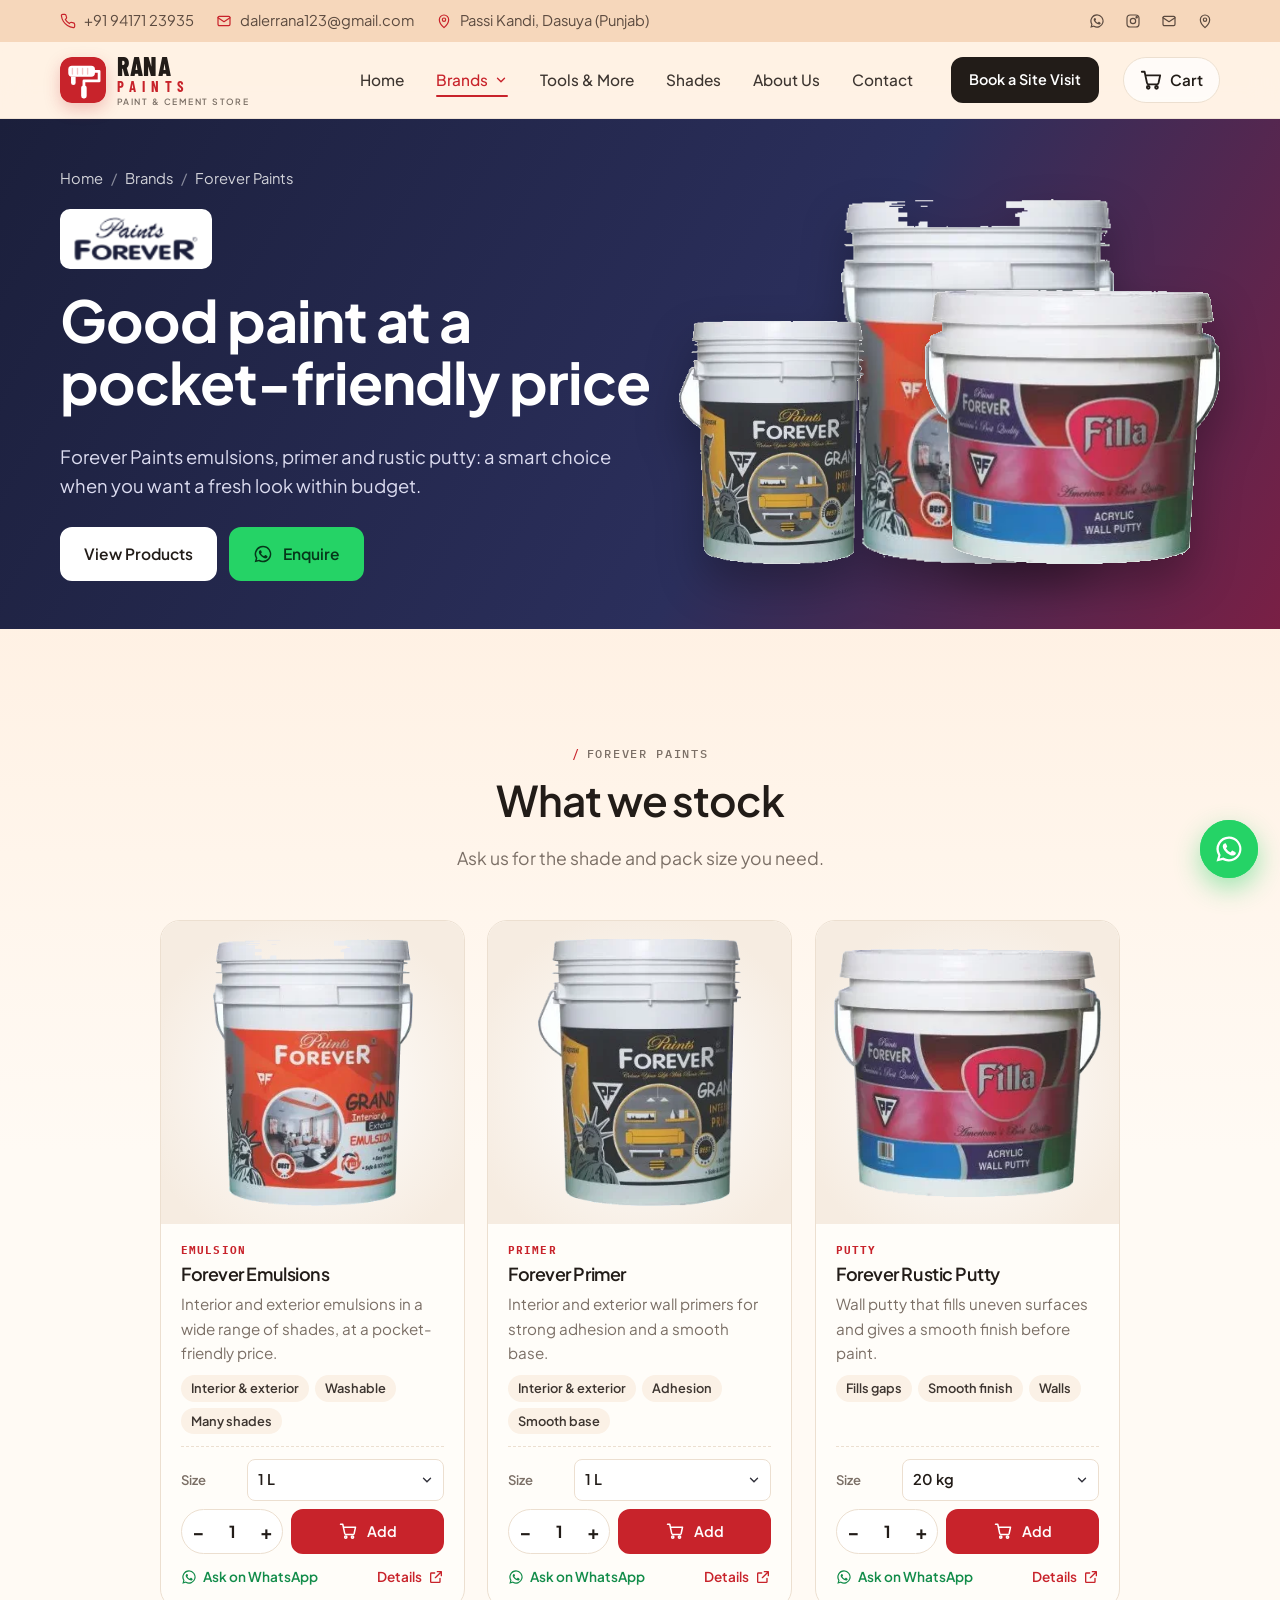
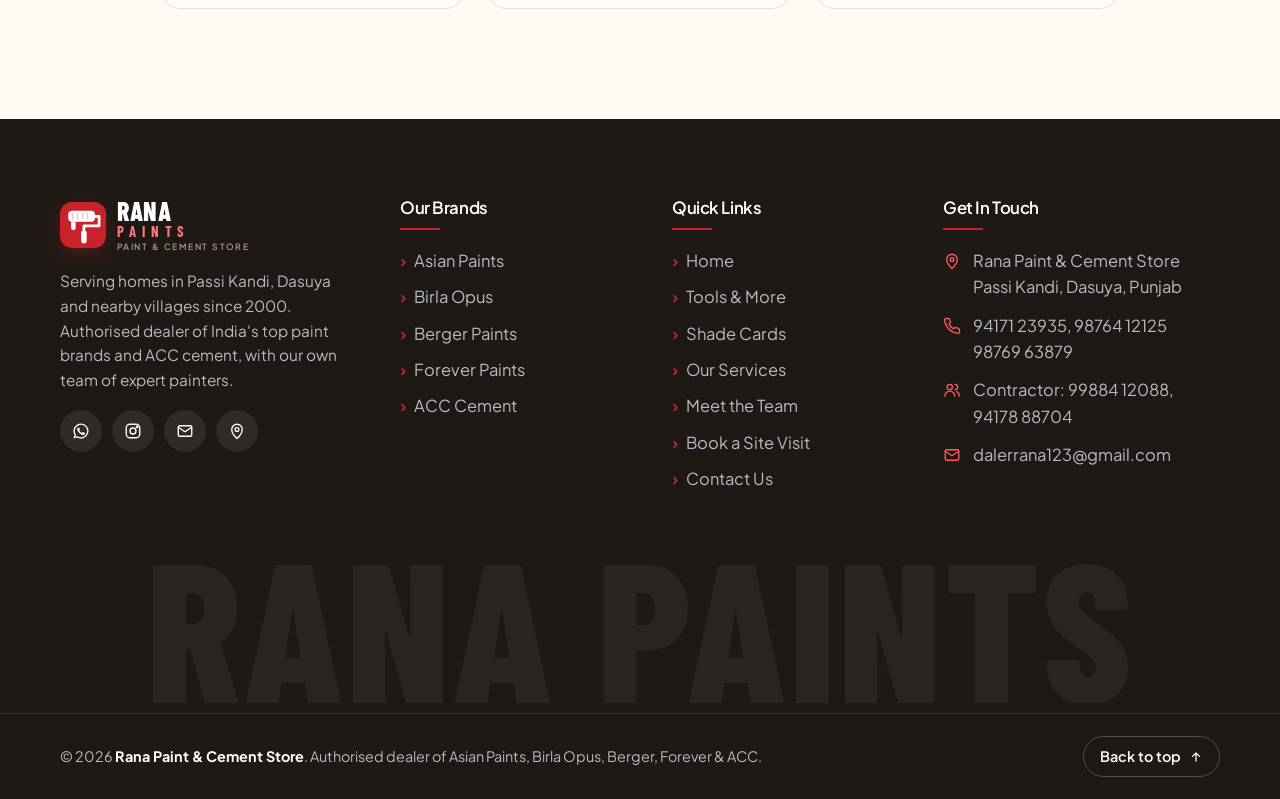
<file: forever-paints.html>
<!DOCTYPE html>
<html lang="en">
<head>
<meta charset="utf-8">
<meta name="viewport" content="width=device-width, initial-scale=1">
<title>Forever Paints in Dasuya | Rana Paints</title>
<meta name="description" content="Forever Paints emulsions, primer and rustic putty at Rana Paint & Cement Store, Passi Kandi, Dasuya.">
<meta name="theme-color" content="#d2161e">
<meta property="og:type" content="website">
<meta property="og:title" content="Forever Paints in Dasuya | Rana Paints">
<meta property="og:description" content="Forever Paints emulsions, primer and rustic putty at Rana Paint & Cement Store, Passi Kandi, Dasuya.">
<meta property="og:image" content="images/stock/hero-living.webp">
<link rel="icon" href="images/favicon.svg" type="image/svg+xml">
<link rel="preconnect" href="https://fonts.googleapis.com">
<link rel="preconnect" href="https://fonts.gstatic.com" crossorigin>
<link href="https://fonts.googleapis.com/css2?family=Barlow+Condensed:wght@600;700;800&amp;family=Plus+Jakarta+Sans:wght@400;500;600;700&amp;family=IBM+Plex+Mono:wght@500&amp;display=swap" rel="stylesheet">
<link rel="stylesheet" href="css/style.css?v=10">
<link rel="stylesheet" href="css/theme.css?v=29">
</head>
<body class="page-forever">
<a class="skip-link" href="#main">Skip to content</a>
<div class="topbar">
  <div class="container">
    <div class="topbar__info">
      <a href="tel:+919417123935"><svg viewBox="0 0 24 24" fill="none" stroke="currentColor" stroke-width="1.8" stroke-linecap="round" stroke-linejoin="round" aria-hidden="true"><path d="M22 16.9v3a2 2 0 0 1-2.2 2 19.8 19.8 0 0 1-8.6-3.1 19.5 19.5 0 0 1-6-6A19.8 19.8 0 0 1 2.1 4.2 2 2 0 0 1 4.1 2h3a2 2 0 0 1 2 1.7c.1.9.4 1.8.7 2.7a2 2 0 0 1-.5 2.1L8 9.8a16 16 0 0 0 6 6l1.3-1.3a2 2 0 0 1 2.1-.4c.9.3 1.8.6 2.7.7a2 2 0 0 1 1.7 2z"/></svg> +91 94171 23935</a>
      <a class="hide-sm" href="mailto:dalerrana123@gmail.com"><svg viewBox="0 0 24 24" fill="none" stroke="currentColor" stroke-width="1.8" stroke-linecap="round" stroke-linejoin="round" aria-hidden="true"><rect x="3" y="5" width="18" height="14" rx="2"/><path d="m3 7 9 6 9-6"/></svg> dalerrana123@gmail.com</a>
      <a class="hide-sm" href="https://www.google.com/maps/place/RANA+PAINT+HARDWARE+%26+CEMENT+STORE/@31.8291775,75.7380735,1011m/data=!3m2!1e3!4b1!4m6!3m5!1s0x391b0b5024be199f:0x976d251ef4bd5a5e!8m2!3d31.829173!4d75.7406484!16s%2Fg%2F11vdnwc_x_" target="_blank" rel="noopener"><svg viewBox="0 0 24 24" fill="none" stroke="currentColor" stroke-width="1.8" stroke-linecap="round" stroke-linejoin="round" aria-hidden="true"><path d="M12 22s7-6.3 7-12a7 7 0 0 0-14 0c0 5.7 7 12 7 12z"/><circle cx="12" cy="10" r="2.5"/></svg> Passi Kandi, Dasuya (Punjab)</a>
    </div>
    <div class="topbar__social">
      <a href="https://wa.me/919417123935?text=Namaste%20Rana%20Paints%21" target="_blank" rel="noopener" aria-label="WhatsApp"><svg viewBox="0 0 24 24" fill="currentColor" aria-hidden="true"><path d="M12 2a10 10 0 0 0-8.6 15.1L2 22l5-1.3A10 10 0 1 0 12 2zm0 18.2a8.2 8.2 0 0 1-4.2-1.2l-.3-.2-3 .8.8-2.9-.2-.3A8.2 8.2 0 1 1 12 20.2z"/><path d="M16.6 14.1c-.3-.1-1.5-.7-1.7-.8-.2-.1-.4-.1-.6.1l-.8 1c-.1.2-.3.2-.5.1a6.7 6.7 0 0 1-3.3-2.9c-.3-.4.2-.4.8-1.4.1-.2 0-.3 0-.5l-.8-1.8c-.2-.5-.4-.4-.6-.4h-.5a1 1 0 0 0-.7.3 2.9 2.9 0 0 0-.9 2.2 5 5 0 0 0 1.1 2.7 11.5 11.5 0 0 0 4.4 3.9c1.6.7 2.3.8 3.1.6.5-.1 1.5-.6 1.7-1.2.2-.6.2-1.1.1-1.2l-.8-.3z"/></svg></a>
      <a href="https://www.instagram.com/dwon13/" target="_blank" rel="noopener" aria-label="Instagram"><svg viewBox="0 0 24 24" fill="none" stroke="currentColor" stroke-width="1.8" stroke-linecap="round" stroke-linejoin="round" aria-hidden="true"><rect x="3" y="3" width="18" height="18" rx="5"/><circle cx="12" cy="12" r="4"/><circle cx="17.5" cy="6.5" r="1"/></svg></a>
      <a href="mailto:dalerrana123@gmail.com" aria-label="Email"><svg viewBox="0 0 24 24" fill="none" stroke="currentColor" stroke-width="1.8" stroke-linecap="round" stroke-linejoin="round" aria-hidden="true"><rect x="3" y="5" width="18" height="14" rx="2"/><path d="m3 7 9 6 9-6"/></svg></a>
      <a href="https://www.google.com/maps/place/RANA+PAINT+HARDWARE+%26+CEMENT+STORE/@31.8291775,75.7380735,1011m/data=!3m2!1e3!4b1!4m6!3m5!1s0x391b0b5024be199f:0x976d251ef4bd5a5e!8m2!3d31.829173!4d75.7406484!16s%2Fg%2F11vdnwc_x_" target="_blank" rel="noopener" aria-label="Google Maps"><svg viewBox="0 0 24 24" fill="none" stroke="currentColor" stroke-width="1.8" stroke-linecap="round" stroke-linejoin="round" aria-hidden="true"><path d="M12 22s7-6.3 7-12a7 7 0 0 0-14 0c0 5.7 7 12 7 12z"/><circle cx="12" cy="10" r="2.5"/></svg></a>
    </div>
  </div>
</div>
<header class="header">
  <div class="container header__inner">
    <a class="logo " href="index.html" aria-label="Rana Paints home"><svg class="logo__mark" viewBox="0 0 100 100" aria-hidden="true"><rect width="100" height="100" rx="24" fill="#c8232b"/><rect x="18" y="19" width="58" height="24" rx="8" fill="#fff"/><path d="M27 25v12M38 25v12M49 25v12M60 25v12" stroke="#f3c4c6" stroke-width="3" stroke-linecap="round"/><path d="M76 31h9v21H52v10" fill="none" stroke="#fff" stroke-width="6" stroke-linecap="round" stroke-linejoin="round"/><rect x="46" y="62" width="12" height="28" rx="5" fill="#fff"/><path d="M24 43v13a5 5 0 0 0 10 0V43z" fill="#fff"/></svg><span class="logo__text"><span class="logo__name">RANA</span><span class="logo__sub">PAINTS</span><span class="logo__tag">Paint &amp; Cement Store</span></span></a>
    <nav class="nav" id="site-nav" aria-label="Main">
      <ul class="nav__list">
        <li><a class="nav__link" href="index.html">Home</a></li>
        <li class="nav__item--drop">
          <button class="nav__link" type="button" aria-expanded="false" aria-controls="brands-menu" aria-current="page">Brands <svg viewBox="0 0 24 24" fill="none" stroke="currentColor" stroke-width="2.4" stroke-linecap="round" stroke-linejoin="round" aria-hidden="true"><path d="m6 9 6 6 6-6"/></svg></button>
          <div class="dropdown" id="brands-menu">
          <a href="asian-paints.html"><span class="dropdown__logo"><img src="images/brands/asian-paints.svg" alt=""></span><span><strong>Asian Paints</strong><small>Emulsions, waterproofing, putty, primers &amp; enamels</small></span></a>
          <a href="birla-opus.html"><span class="dropdown__logo"><img src="images/brands/birla-opus.svg" alt=""></span><span><strong>Birla Opus</strong><small>Style &amp; Calista exterior paints, putty, primers</small></span></a>
          <a href="berger-paints.html"><span class="dropdown__logo"><img src="images/brands/berger-paints.png" alt=""></span><span><strong>Berger Paints</strong><small>WeatherCoat, Walmasta, putty &amp; primers</small></span></a>
          <a href="forever-paints.html" aria-current="page"><span class="dropdown__logo"><img src="images/brands/forever-paints.png" alt=""></span><span><strong>Forever Paints</strong><small>Emulsions, primer &amp; rustic putty</small></span></a>
          <a href="acc-cement.html"><span class="dropdown__logo"><img src="images/brands/acc.svg" alt=""></span><span><strong>ACC Cement</strong><small>Gold Water Shield, Concrete Plus, Suraksha Power</small></span></a>
          </div>
        </li>
        <li><a class="nav__link" href="tools.html">Tools &amp; More</a></li>
        <li><a class="nav__link" href="shades.html">Shades</a></li>
        <li><a class="nav__link" href="index.html#team">About Us</a></li>
        <li><a class="nav__link" href="index.html#contact">Contact</a></li>
      </ul>
      <div class="nav__mobile-cta">
        <a class="btn" href="index.html#site-visit"><svg viewBox="0 0 24 24" fill="none" stroke="currentColor" stroke-width="1.8" stroke-linecap="round" stroke-linejoin="round" aria-hidden="true"><path d="M3 11 12 4l9 7"/><path d="M5 10v10h14V10"/><path d="M10 20v-5h4v5"/></svg> Book a Site Visit</a>
        <a class="btn btn--outline" href="tel:+919417123935"><svg viewBox="0 0 24 24" fill="none" stroke="currentColor" stroke-width="1.8" stroke-linecap="round" stroke-linejoin="round" aria-hidden="true"><path d="M22 16.9v3a2 2 0 0 1-2.2 2 19.8 19.8 0 0 1-8.6-3.1 19.5 19.5 0 0 1-6-6A19.8 19.8 0 0 1 2.1 4.2 2 2 0 0 1 4.1 2h3a2 2 0 0 1 2 1.7c.1.9.4 1.8.7 2.7a2 2 0 0 1-.5 2.1L8 9.8a16 16 0 0 0 6 6l1.3-1.3a2 2 0 0 1 2.1-.4c.9.3 1.8.6 2.7.7a2 2 0 0 1 1.7 2z"/></svg> Call 94171 23935</a>
        <a class="btn btn--wa" href="https://wa.me/919417123935?text=Namaste%20Rana%20Paints%21" target="_blank" rel="noopener"><svg viewBox="0 0 24 24" fill="currentColor" aria-hidden="true"><path d="M12 2a10 10 0 0 0-8.6 15.1L2 22l5-1.3A10 10 0 1 0 12 2zm0 18.2a8.2 8.2 0 0 1-4.2-1.2l-.3-.2-3 .8.8-2.9-.2-.3A8.2 8.2 0 1 1 12 20.2z"/><path d="M16.6 14.1c-.3-.1-1.5-.7-1.7-.8-.2-.1-.4-.1-.6.1l-.8 1c-.1.2-.3.2-.5.1a6.7 6.7 0 0 1-3.3-2.9c-.3-.4.2-.4.8-1.4.1-.2 0-.3 0-.5l-.8-1.8c-.2-.5-.4-.4-.6-.4h-.5a1 1 0 0 0-.7.3 2.9 2.9 0 0 0-.9 2.2 5 5 0 0 0 1.1 2.7 11.5 11.5 0 0 0 4.4 3.9c1.6.7 2.3.8 3.1.6.5-.1 1.5-.6 1.7-1.2.2-.6.2-1.1.1-1.2l-.8-.3z"/></svg> WhatsApp</a>
      </div>
    </nav>
    <div class="header__cta">
      <a class="btn btn--sm" href="index.html#site-visit">Book a Site Visit</a>
      <a class="callbox" href="tel:+919417123935">
        <span class="callbox__icon"><svg viewBox="0 0 24 24" fill="none" stroke="currentColor" stroke-width="1.8" stroke-linecap="round" stroke-linejoin="round" aria-hidden="true"><path d="M22 16.9v3a2 2 0 0 1-2.2 2 19.8 19.8 0 0 1-8.6-3.1 19.5 19.5 0 0 1-6-6A19.8 19.8 0 0 1 2.1 4.2 2 2 0 0 1 4.1 2h3a2 2 0 0 1 2 1.7c.1.9.4 1.8.7 2.7a2 2 0 0 1-.5 2.1L8 9.8a16 16 0 0 0 6 6l1.3-1.3a2 2 0 0 1 2.1-.4c.9.3 1.8.6 2.7.7a2 2 0 0 1 1.7 2z"/></svg></span>
        <span><small>Call now</small><strong>94171 23935</strong></span>
      </a>
    </div>
    <button class="cart-btn" type="button" data-cart-open aria-label="Open cart"><svg viewBox="0 0 24 24" fill="none" stroke="currentColor" stroke-width="2" stroke-linecap="round" stroke-linejoin="round" aria-hidden="true"><circle cx="9" cy="20" r="1.5"/><circle cx="18" cy="20" r="1.5"/><path d="M2 3h3l2.6 12.2a2 2 0 0 0 2 1.6h8.6a2 2 0 0 0 2-1.5L22 7H6"/></svg><span class="cart-btn__label">Cart</span><span class="cart-count" data-cart-count hidden>0</span></button>
    <button class="nav-toggle" type="button" aria-label="Menu" aria-expanded="false" aria-controls="site-nav"><span></span></button>
  </div>
</header>
<main id="main">

<section class="pbanner pbanner--forever">
  <div class="container pbanner__inner">
    <div>
      <nav class="crumbs" aria-label="Breadcrumb"><a href="index.html">Home</a><span>/</span><a href="index.html#brands">Brands</a><span>/</span>Forever Paints</nav>
      <img class="bhero__logo bhero__logo--chip" src="images/brands/forever-paints.png" alt="Forever Paints" style="height:60px">
      <h1>Good paint at a pocket-friendly price</h1>
      <p>Forever Paints emulsions, primer and rustic putty: a smart choice when you want a fresh look within budget.</p>
      <div class="bhero__actions">
        <a class="btn btn--white" href="#products">View Products</a>
        <a class="btn btn--wa" href="https://wa.me/919417123935?text=Namaste%20Rana%20Paints%21%20I%20want%20to%20know%20about%20Forever%20Paints%20products%20and%20prices." target="_blank" rel="noopener"><svg viewBox="0 0 24 24" fill="currentColor" aria-hidden="true"><path d="M12 2a10 10 0 0 0-8.6 15.1L2 22l5-1.3A10 10 0 1 0 12 2zm0 18.2a8.2 8.2 0 0 1-4.2-1.2l-.3-.2-3 .8.8-2.9-.2-.3A8.2 8.2 0 1 1 12 20.2z"/><path d="M16.6 14.1c-.3-.1-1.5-.7-1.7-.8-.2-.1-.4-.1-.6.1l-.8 1c-.1.2-.3.2-.5.1a6.7 6.7 0 0 1-3.3-2.9c-.3-.4.2-.4.8-1.4.1-.2 0-.3 0-.5l-.8-1.8c-.2-.5-.4-.4-.6-.4h-.5a1 1 0 0 0-.7.3 2.9 2.9 0 0 0-.9 2.2 5 5 0 0 0 1.1 2.7 11.5 11.5 0 0 0 4.4 3.9c1.6.7 2.3.8 3.1.6.5-.1 1.5-.6 1.7-1.2.2-.6.2-1.1.1-1.2l-.8-.3z"/></svg> Enquire</a>
      </div>
    </div>
    <div class="pbanner__packs" aria-hidden="true">
      <img class="p1" src="images/products/forever/forever-primer.webp" alt="">
      <img class="p2" src="images/products/forever/forever-emulsion.webp" alt="">
      <img class="p3" src="images/products/forever/forever-putty.webp" alt="">
    </div>
  </div>
</section>

<section class="section" id="products">
  <div class="container">
    <div class="section-head section-head--center">
      <span class="eyebrow">Forever Paints</span>
      <h2>What we stock</h2>
      <p>Ask us for the shade and pack size you need.</p>
    </div>
    <div style="max-width:960px;margin:0 auto"><div class="products">
<article class="product" data-pid="forever-forever-emulsion" data-name="Forever Emulsions" data-brand="Forever Paints" data-img="images/products/forever/forever-emulsion.webp" data-fixed="{}">
  
  <div class="product__img"><img src="images/products/forever/forever-emulsion.webp" alt="Forever Emulsions by Forever Paints" loading="lazy" width="600" height="600"></div>
  <div class="product__body">
    <span class="product__cat">Emulsion</span>
    <h3>Forever Emulsions</h3>
    <p>Interior and exterior emulsions in a wide range of shades, at a pocket-friendly price.</p>
    <ul class="chips"><li>Interior &amp; exterior</li><li>Washable</li><li>Many shades</li></ul>
    <div class="buy">
      <label class="buy__field"><span>Size</span><select data-opt="Size"><option value="1 L">1 L</option><option value="4 L">4 L</option><option value="10 L">10 L</option><option value="20 L">20 L</option></select></label>
      <div class="buy__row">
        <div class="qty"><button type="button" data-step="-1" aria-label="Less">&minus;</button><input type="number" min="1" max="999" value="1" inputmode="numeric" aria-label="Quantity"><button type="button" data-step="1" aria-label="More">+</button></div>
        <button class="btn btn--sm btn--cart" type="button" data-add><svg viewBox="0 0 24 24" fill="none" stroke="currentColor" stroke-width="2" stroke-linecap="round" stroke-linejoin="round" aria-hidden="true"><circle cx="9" cy="20" r="1.5"/><circle cx="18" cy="20" r="1.5"/><path d="M2 3h3l2.6 12.2a2 2 0 0 0 2 1.6h8.6a2 2 0 0 0 2-1.5L22 7H6"/></svg> Add</button>
      </div>
    </div>
    <div class="product__links">
      <a class="link-wa" href="https://wa.me/919417123935?text=Namaste%20Rana%20Paints%21%20Please%20share%20price%20and%20details%20of%20Forever%20Emulsions%20%28Forever%20Paints%29." target="_blank" rel="noopener"><svg viewBox="0 0 24 24" fill="currentColor" aria-hidden="true"><path d="M12 2a10 10 0 0 0-8.6 15.1L2 22l5-1.3A10 10 0 1 0 12 2zm0 18.2a8.2 8.2 0 0 1-4.2-1.2l-.3-.2-3 .8.8-2.9-.2-.3A8.2 8.2 0 1 1 12 20.2z"/><path d="M16.6 14.1c-.3-.1-1.5-.7-1.7-.8-.2-.1-.4-.1-.6.1l-.8 1c-.1.2-.3.2-.5.1a6.7 6.7 0 0 1-3.3-2.9c-.3-.4.2-.4.8-1.4.1-.2 0-.3 0-.5l-.8-1.8c-.2-.5-.4-.4-.6-.4h-.5a1 1 0 0 0-.7.3 2.9 2.9 0 0 0-.9 2.2 5 5 0 0 0 1.1 2.7 11.5 11.5 0 0 0 4.4 3.9c1.6.7 2.3.8 3.1.6.5-.1 1.5-.6 1.7-1.2.2-.6.2-1.1.1-1.2l-.8-.3z"/></svg> Ask on WhatsApp</a>
      <a class="link-arrow" href="https://paintsforever.net/" target="_blank" rel="noopener">Details <svg viewBox="0 0 24 24" fill="none" stroke="currentColor" stroke-width="2" stroke-linecap="round" stroke-linejoin="round" aria-hidden="true"><path d="M14 4h6v6M20 4l-9 9M18 14v5a1 1 0 0 1-1 1H5a1 1 0 0 1-1-1V7a1 1 0 0 1 1-1h5"/></svg></a>
    </div>
  </div>
</article>
<article class="product" data-pid="forever-forever-primer" data-name="Forever Primer" data-brand="Forever Paints" data-img="images/products/forever/forever-primer.webp" data-fixed="{}">
  
  <div class="product__img"><img src="images/products/forever/forever-primer.webp" alt="Forever Primer by Forever Paints" loading="lazy" width="600" height="600"></div>
  <div class="product__body">
    <span class="product__cat">Primer</span>
    <h3>Forever Primer</h3>
    <p>Interior and exterior wall primers for strong adhesion and a smooth base.</p>
    <ul class="chips"><li>Interior &amp; exterior</li><li>Adhesion</li><li>Smooth base</li></ul>
    <div class="buy">
      <label class="buy__field"><span>Size</span><select data-opt="Size"><option value="1 L">1 L</option><option value="4 L">4 L</option><option value="10 L">10 L</option><option value="20 L">20 L</option></select></label>
      <div class="buy__row">
        <div class="qty"><button type="button" data-step="-1" aria-label="Less">&minus;</button><input type="number" min="1" max="999" value="1" inputmode="numeric" aria-label="Quantity"><button type="button" data-step="1" aria-label="More">+</button></div>
        <button class="btn btn--sm btn--cart" type="button" data-add><svg viewBox="0 0 24 24" fill="none" stroke="currentColor" stroke-width="2" stroke-linecap="round" stroke-linejoin="round" aria-hidden="true"><circle cx="9" cy="20" r="1.5"/><circle cx="18" cy="20" r="1.5"/><path d="M2 3h3l2.6 12.2a2 2 0 0 0 2 1.6h8.6a2 2 0 0 0 2-1.5L22 7H6"/></svg> Add</button>
      </div>
    </div>
    <div class="product__links">
      <a class="link-wa" href="https://wa.me/919417123935?text=Namaste%20Rana%20Paints%21%20Please%20share%20price%20and%20details%20of%20Forever%20Primer%20%28Forever%20Paints%29." target="_blank" rel="noopener"><svg viewBox="0 0 24 24" fill="currentColor" aria-hidden="true"><path d="M12 2a10 10 0 0 0-8.6 15.1L2 22l5-1.3A10 10 0 1 0 12 2zm0 18.2a8.2 8.2 0 0 1-4.2-1.2l-.3-.2-3 .8.8-2.9-.2-.3A8.2 8.2 0 1 1 12 20.2z"/><path d="M16.6 14.1c-.3-.1-1.5-.7-1.7-.8-.2-.1-.4-.1-.6.1l-.8 1c-.1.2-.3.2-.5.1a6.7 6.7 0 0 1-3.3-2.9c-.3-.4.2-.4.8-1.4.1-.2 0-.3 0-.5l-.8-1.8c-.2-.5-.4-.4-.6-.4h-.5a1 1 0 0 0-.7.3 2.9 2.9 0 0 0-.9 2.2 5 5 0 0 0 1.1 2.7 11.5 11.5 0 0 0 4.4 3.9c1.6.7 2.3.8 3.1.6.5-.1 1.5-.6 1.7-1.2.2-.6.2-1.1.1-1.2l-.8-.3z"/></svg> Ask on WhatsApp</a>
      <a class="link-arrow" href="https://paintsforever.net/" target="_blank" rel="noopener">Details <svg viewBox="0 0 24 24" fill="none" stroke="currentColor" stroke-width="2" stroke-linecap="round" stroke-linejoin="round" aria-hidden="true"><path d="M14 4h6v6M20 4l-9 9M18 14v5a1 1 0 0 1-1 1H5a1 1 0 0 1-1-1V7a1 1 0 0 1 1-1h5"/></svg></a>
    </div>
  </div>
</article>
<article class="product" data-pid="forever-forever-putty" data-name="Forever Rustic Putty" data-brand="Forever Paints" data-img="images/products/forever/forever-putty.webp" data-fixed="{}">
  
  <div class="product__img"><img src="images/products/forever/forever-putty.webp" alt="Forever Rustic Putty by Forever Paints" loading="lazy" width="600" height="600"></div>
  <div class="product__body">
    <span class="product__cat">Putty</span>
    <h3>Forever Rustic Putty</h3>
    <p>Wall putty that fills uneven surfaces and gives a smooth finish before paint.</p>
    <ul class="chips"><li>Fills gaps</li><li>Smooth finish</li><li>Walls</li></ul>
    <div class="buy">
      <label class="buy__field"><span>Size</span><select data-opt="Size"><option value="20 kg">20 kg</option><option value="40 kg">40 kg</option></select></label>
      <div class="buy__row">
        <div class="qty"><button type="button" data-step="-1" aria-label="Less">&minus;</button><input type="number" min="1" max="999" value="1" inputmode="numeric" aria-label="Quantity"><button type="button" data-step="1" aria-label="More">+</button></div>
        <button class="btn btn--sm btn--cart" type="button" data-add><svg viewBox="0 0 24 24" fill="none" stroke="currentColor" stroke-width="2" stroke-linecap="round" stroke-linejoin="round" aria-hidden="true"><circle cx="9" cy="20" r="1.5"/><circle cx="18" cy="20" r="1.5"/><path d="M2 3h3l2.6 12.2a2 2 0 0 0 2 1.6h8.6a2 2 0 0 0 2-1.5L22 7H6"/></svg> Add</button>
      </div>
    </div>
    <div class="product__links">
      <a class="link-wa" href="https://wa.me/919417123935?text=Namaste%20Rana%20Paints%21%20Please%20share%20price%20and%20details%20of%20Forever%20Rustic%20Putty%20%28Forever%20Paints%29." target="_blank" rel="noopener"><svg viewBox="0 0 24 24" fill="currentColor" aria-hidden="true"><path d="M12 2a10 10 0 0 0-8.6 15.1L2 22l5-1.3A10 10 0 1 0 12 2zm0 18.2a8.2 8.2 0 0 1-4.2-1.2l-.3-.2-3 .8.8-2.9-.2-.3A8.2 8.2 0 1 1 12 20.2z"/><path d="M16.6 14.1c-.3-.1-1.5-.7-1.7-.8-.2-.1-.4-.1-.6.1l-.8 1c-.1.2-.3.2-.5.1a6.7 6.7 0 0 1-3.3-2.9c-.3-.4.2-.4.8-1.4.1-.2 0-.3 0-.5l-.8-1.8c-.2-.5-.4-.4-.6-.4h-.5a1 1 0 0 0-.7.3 2.9 2.9 0 0 0-.9 2.2 5 5 0 0 0 1.1 2.7 11.5 11.5 0 0 0 4.4 3.9c1.6.7 2.3.8 3.1.6.5-.1 1.5-.6 1.7-1.2.2-.6.2-1.1.1-1.2l-.8-.3z"/></svg> Ask on WhatsApp</a>
      <a class="link-arrow" href="https://paintsforever.net/" target="_blank" rel="noopener">Details <svg viewBox="0 0 24 24" fill="none" stroke="currentColor" stroke-width="2" stroke-linecap="round" stroke-linejoin="round" aria-hidden="true"><path d="M14 4h6v6M20 4l-9 9M18 14v5a1 1 0 0 1-1 1H5a1 1 0 0 1-1-1V7a1 1 0 0 1 1-1h5"/></svg></a>
    </div>
  </div>
</article>
</div></div>
  </div>
</section>

</main>
<footer class="footer">
  <div class="container footer__grid">
    <div>
      <a class="logo " href="index.html" aria-label="Rana Paints home"><svg class="logo__mark" viewBox="0 0 100 100" aria-hidden="true"><rect width="100" height="100" rx="24" fill="#c8232b"/><rect x="18" y="19" width="58" height="24" rx="8" fill="#fff"/><path d="M27 25v12M38 25v12M49 25v12M60 25v12" stroke="#f3c4c6" stroke-width="3" stroke-linecap="round"/><path d="M76 31h9v21H52v10" fill="none" stroke="#fff" stroke-width="6" stroke-linecap="round" stroke-linejoin="round"/><rect x="46" y="62" width="12" height="28" rx="5" fill="#fff"/><path d="M24 43v13a5 5 0 0 0 10 0V43z" fill="#fff"/></svg><span class="logo__text"><span class="logo__name">RANA</span><span class="logo__sub">PAINTS</span><span class="logo__tag">Paint &amp; Cement Store</span></span></a>
      <p style="margin-top:18px">Serving homes in Passi Kandi, Dasuya and nearby villages since 2000. Authorised dealer of India's top paint brands and ACC cement, with our own team of expert painters.</p>
      <div class="footer__social">
        <a href="https://wa.me/919417123935?text=Namaste%20Rana%20Paints%21" target="_blank" rel="noopener" aria-label="WhatsApp"><svg viewBox="0 0 24 24" fill="currentColor" aria-hidden="true"><path d="M12 2a10 10 0 0 0-8.6 15.1L2 22l5-1.3A10 10 0 1 0 12 2zm0 18.2a8.2 8.2 0 0 1-4.2-1.2l-.3-.2-3 .8.8-2.9-.2-.3A8.2 8.2 0 1 1 12 20.2z"/><path d="M16.6 14.1c-.3-.1-1.5-.7-1.7-.8-.2-.1-.4-.1-.6.1l-.8 1c-.1.2-.3.2-.5.1a6.7 6.7 0 0 1-3.3-2.9c-.3-.4.2-.4.8-1.4.1-.2 0-.3 0-.5l-.8-1.8c-.2-.5-.4-.4-.6-.4h-.5a1 1 0 0 0-.7.3 2.9 2.9 0 0 0-.9 2.2 5 5 0 0 0 1.1 2.7 11.5 11.5 0 0 0 4.4 3.9c1.6.7 2.3.8 3.1.6.5-.1 1.5-.6 1.7-1.2.2-.6.2-1.1.1-1.2l-.8-.3z"/></svg></a>
        <a href="https://www.instagram.com/dwon13/" target="_blank" rel="noopener" aria-label="Instagram"><svg viewBox="0 0 24 24" fill="none" stroke="currentColor" stroke-width="1.8" stroke-linecap="round" stroke-linejoin="round" aria-hidden="true"><rect x="3" y="3" width="18" height="18" rx="5"/><circle cx="12" cy="12" r="4"/><circle cx="17.5" cy="6.5" r="1"/></svg></a>
        <a href="mailto:dalerrana123@gmail.com" aria-label="Email"><svg viewBox="0 0 24 24" fill="none" stroke="currentColor" stroke-width="1.8" stroke-linecap="round" stroke-linejoin="round" aria-hidden="true"><rect x="3" y="5" width="18" height="14" rx="2"/><path d="m3 7 9 6 9-6"/></svg></a>
        <a href="https://www.google.com/maps/place/RANA+PAINT+HARDWARE+%26+CEMENT+STORE/@31.8291775,75.7380735,1011m/data=!3m2!1e3!4b1!4m6!3m5!1s0x391b0b5024be199f:0x976d251ef4bd5a5e!8m2!3d31.829173!4d75.7406484!16s%2Fg%2F11vdnwc_x_" target="_blank" rel="noopener" aria-label="Google Maps"><svg viewBox="0 0 24 24" fill="none" stroke="currentColor" stroke-width="1.8" stroke-linecap="round" stroke-linejoin="round" aria-hidden="true"><path d="M12 22s7-6.3 7-12a7 7 0 0 0-14 0c0 5.7 7 12 7 12z"/><circle cx="12" cy="10" r="2.5"/></svg></a>
      </div>
    </div>
    <div>
      <h4>Our Brands</h4>
      <ul class="footer__links">
          <li><a href="asian-paints.html">Asian Paints</a></li>
          <li><a href="birla-opus.html">Birla Opus</a></li>
          <li><a href="berger-paints.html">Berger Paints</a></li>
          <li><a href="forever-paints.html">Forever Paints</a></li>
          <li><a href="acc-cement.html">ACC Cement</a></li>
      </ul>
    </div>
    <div>
      <h4>Quick Links</h4>
      <ul class="footer__links">
        <li><a href="index.html">Home</a></li>
        <li><a href="tools.html">Tools &amp; More</a></li>
        <li><a href="shades.html">Shade Cards</a></li>
        <li><a href="index.html#services">Our Services</a></li>
        <li><a href="index.html#team">Meet the Team</a></li>
        <li><a href="index.html#site-visit">Book a Site Visit</a></li>
        <li><a href="index.html#contact">Contact Us</a></li>
      </ul>
    </div>
    <div>
      <h4>Get In Touch</h4>
      <ul class="footer__contact">
        <li><svg viewBox="0 0 24 24" fill="none" stroke="currentColor" stroke-width="1.8" stroke-linecap="round" stroke-linejoin="round" aria-hidden="true"><path d="M12 22s7-6.3 7-12a7 7 0 0 0-14 0c0 5.7 7 12 7 12z"/><circle cx="12" cy="10" r="2.5"/></svg><span>Rana Paint &amp; Cement Store<br>Passi Kandi, Dasuya, Punjab</span></li>
        <li><svg viewBox="0 0 24 24" fill="none" stroke="currentColor" stroke-width="1.8" stroke-linecap="round" stroke-linejoin="round" aria-hidden="true"><path d="M22 16.9v3a2 2 0 0 1-2.2 2 19.8 19.8 0 0 1-8.6-3.1 19.5 19.5 0 0 1-6-6A19.8 19.8 0 0 1 2.1 4.2 2 2 0 0 1 4.1 2h3a2 2 0 0 1 2 1.7c.1.9.4 1.8.7 2.7a2 2 0 0 1-.5 2.1L8 9.8a16 16 0 0 0 6 6l1.3-1.3a2 2 0 0 1 2.1-.4c.9.3 1.8.6 2.7.7a2 2 0 0 1 1.7 2z"/></svg><span><a href="tel:+919417123935">94171 23935</a>, <a href="tel:+919876412125">98764 12125</a><br><a href="tel:+919876963879">98769 63879</a></span></li>
        <li><svg viewBox="0 0 24 24" fill="none" stroke="currentColor" stroke-width="1.8" stroke-linecap="round" stroke-linejoin="round" aria-hidden="true"><circle cx="9" cy="8" r="3.5"/><path d="M2.5 20a6.5 6.5 0 0 1 13 0"/><path d="M16 4.5a3.5 3.5 0 0 1 0 7M18 14a6 6 0 0 1 3.5 6"/></svg><span>Contractor: <a href="tel:+919988412088">99884 12088</a>, <a href="tel:+919417888704">94178 88704</a></span></li>
        <li><svg viewBox="0 0 24 24" fill="none" stroke="currentColor" stroke-width="1.8" stroke-linecap="round" stroke-linejoin="round" aria-hidden="true"><rect x="3" y="5" width="18" height="14" rx="2"/><path d="m3 7 9 6 9-6"/></svg><a href="mailto:dalerrana123@gmail.com">dalerrana123@gmail.com</a></li>
      </ul>
    </div>
  </div>
  <div class="container"><div class="footer__mark" aria-hidden="true">RANA PAINTS</div></div>
  <div class="footer__bottom">
    <div class="container">
      <span>&copy; <span data-year>2026</span> <b>Rana Paint &amp; Cement Store</b>. Authorised dealer of Asian Paints, Birla Opus, Berger, Forever &amp; ACC.</span>
      <a class="footer__top" href="#main">Back to top <svg viewBox="0 0 24 24" fill="none" stroke="currentColor" stroke-width="2.2" stroke-linecap="round" stroke-linejoin="round" aria-hidden="true"><path d="M12 19V5M6 11l6-6 6 6"/></svg></a>
    </div>
  </div>
</footer>
<a class="fab-wa" href="https://wa.me/919417123935?text=Namaste%20Rana%20Paints%21%20I%20have%20a%20question." target="_blank" rel="noopener" aria-label="Chat on WhatsApp"><svg viewBox="0 0 24 24" fill="currentColor" aria-hidden="true"><path d="M12 2a10 10 0 0 0-8.6 15.1L2 22l5-1.3A10 10 0 1 0 12 2zm0 18.2a8.2 8.2 0 0 1-4.2-1.2l-.3-.2-3 .8.8-2.9-.2-.3A8.2 8.2 0 1 1 12 20.2z"/><path d="M16.6 14.1c-.3-.1-1.5-.7-1.7-.8-.2-.1-.4-.1-.6.1l-.8 1c-.1.2-.3.2-.5.1a6.7 6.7 0 0 1-3.3-2.9c-.3-.4.2-.4.8-1.4.1-.2 0-.3 0-.5l-.8-1.8c-.2-.5-.4-.4-.6-.4h-.5a1 1 0 0 0-.7.3 2.9 2.9 0 0 0-.9 2.2 5 5 0 0 0 1.1 2.7 11.5 11.5 0 0 0 4.4 3.9c1.6.7 2.3.8 3.1.6.5-.1 1.5-.6 1.7-1.2.2-.6.2-1.1.1-1.2l-.8-.3z"/></svg></a>
<button class="to-top" type="button" aria-label="Back to top"><svg viewBox="0 0 24 24" fill="none" stroke="currentColor" stroke-width="2.4" stroke-linecap="round" stroke-linejoin="round" aria-hidden="true"><path d="M12 19V5M6 11l6-6 6 6"/></svg></button>
<script src="js/main.js?v=12"></script>
<script src="js/cart.js?v=2"></script>
</body>
</html>
</file>
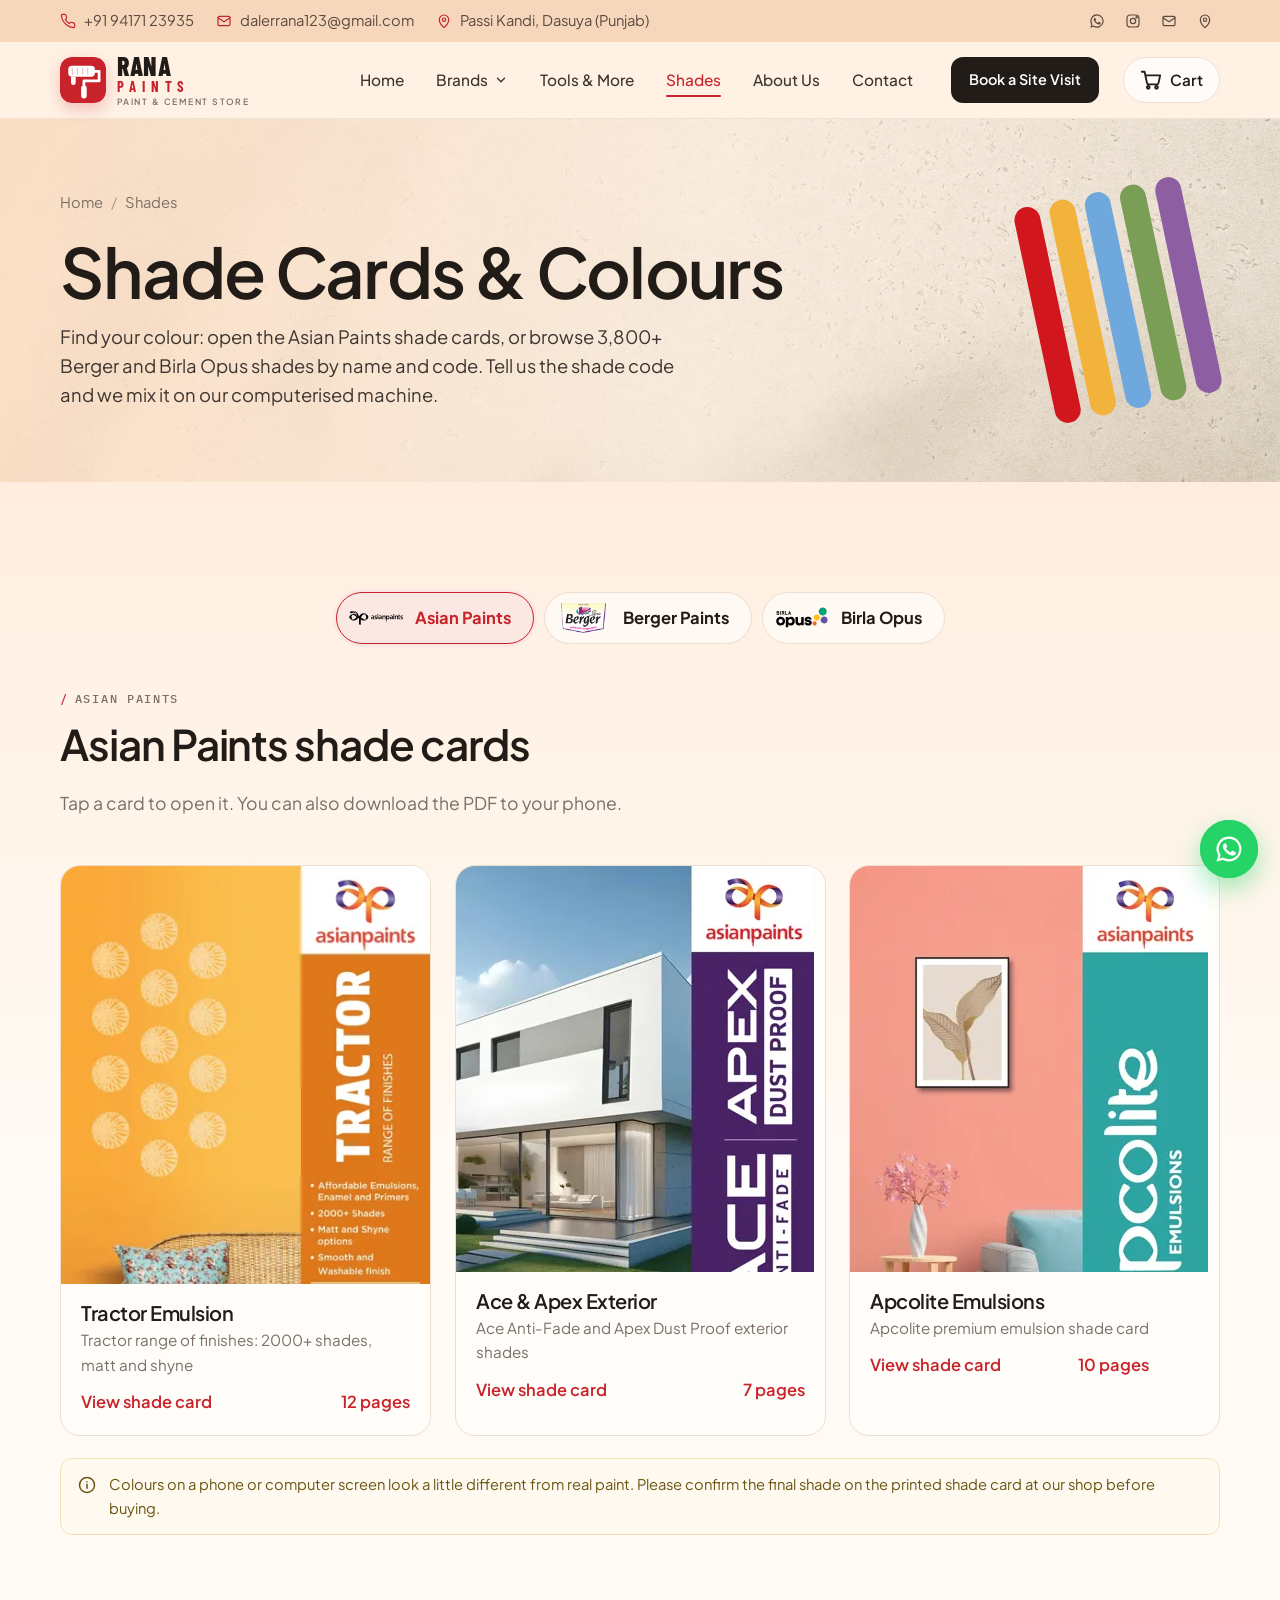
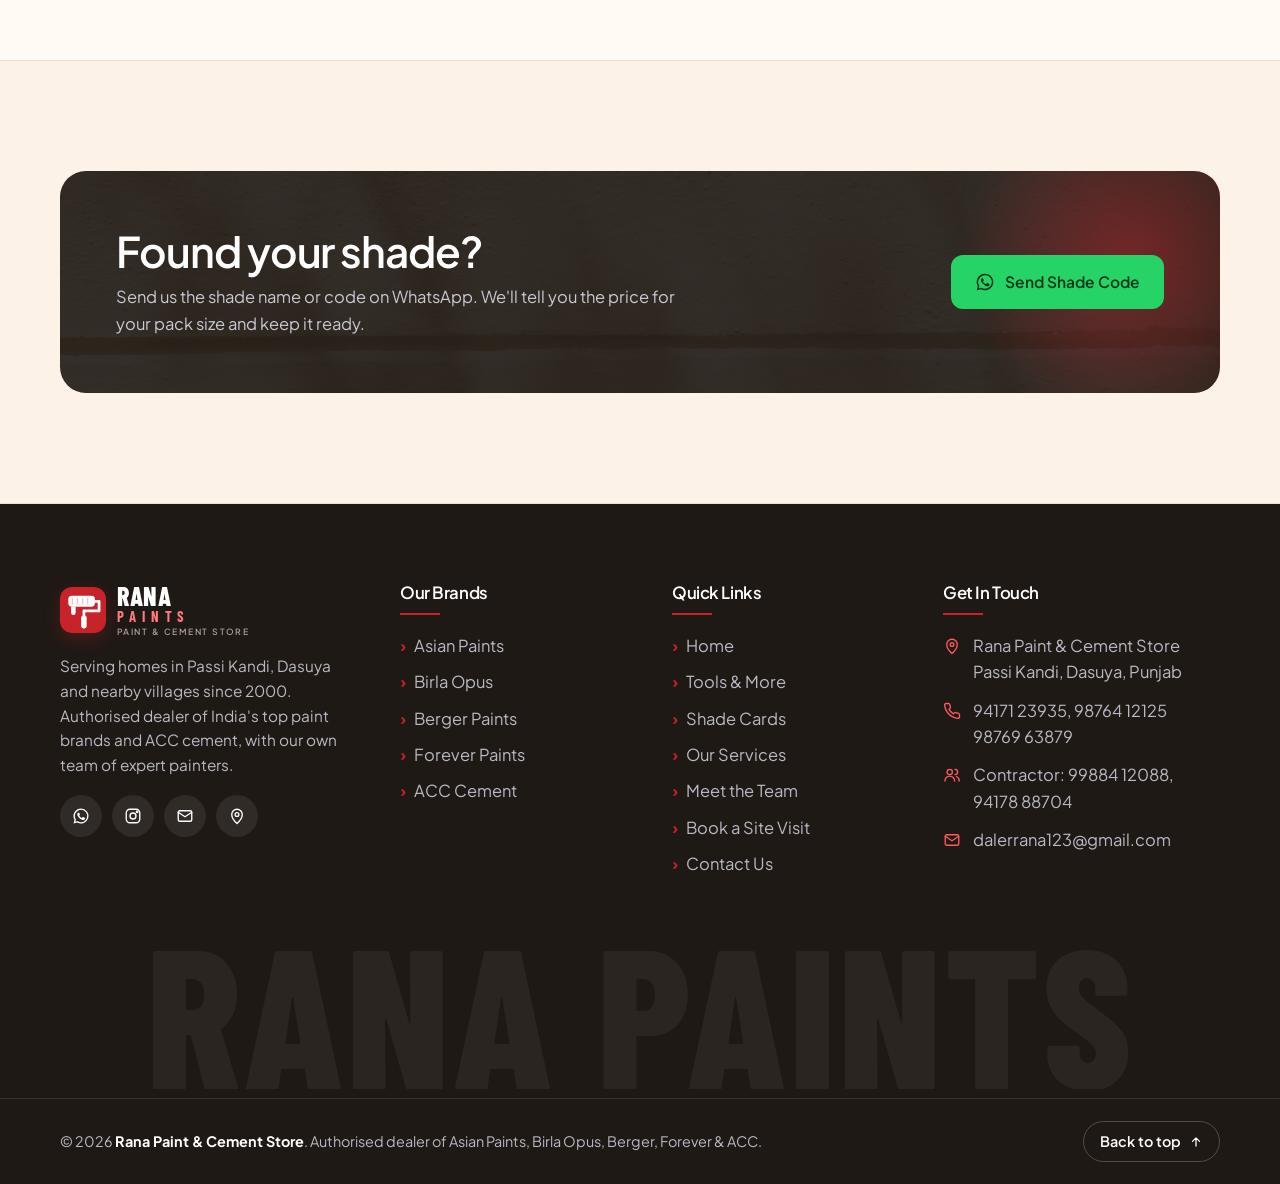
<file: shades.html>
<!DOCTYPE html>
<html lang="en">
<head>
<meta charset="utf-8">
<meta name="viewport" content="width=device-width, initial-scale=1">
<title>Shade Cards: Asian Paints, Berger, Birla Opus | Rana Paints</title>
<meta name="description" content="Asian Paints shade cards (Tractor, Ace & Apex, Apcolite) and 3,800+ Berger and Birla Opus shades with names and codes. Rana Paints, Dasuya.">
<meta name="theme-color" content="#d2161e">
<meta property="og:type" content="website">
<meta property="og:title" content="Shade Cards: Asian Paints, Berger, Birla Opus | Rana Paints">
<meta property="og:description" content="Asian Paints shade cards (Tractor, Ace & Apex, Apcolite) and 3,800+ Berger and Birla Opus shades with names and codes. Rana Paints, Dasuya.">
<meta property="og:image" content="images/stock/hero-living.webp">
<link rel="icon" href="images/favicon.svg" type="image/svg+xml">
<link rel="preconnect" href="https://fonts.googleapis.com">
<link rel="preconnect" href="https://fonts.gstatic.com" crossorigin>
<link href="https://fonts.googleapis.com/css2?family=Barlow+Condensed:wght@600;700;800&amp;family=Plus+Jakarta+Sans:wght@400;500;600;700&amp;family=IBM+Plex+Mono:wght@500&amp;display=swap" rel="stylesheet">
<link rel="stylesheet" href="css/style.css?v=10">
<link rel="stylesheet" href="css/theme.css?v=29">
</head>
<body>
<a class="skip-link" href="#main">Skip to content</a>
<div class="topbar">
  <div class="container">
    <div class="topbar__info">
      <a href="tel:+919417123935"><svg viewBox="0 0 24 24" fill="none" stroke="currentColor" stroke-width="1.8" stroke-linecap="round" stroke-linejoin="round" aria-hidden="true"><path d="M22 16.9v3a2 2 0 0 1-2.2 2 19.8 19.8 0 0 1-8.6-3.1 19.5 19.5 0 0 1-6-6A19.8 19.8 0 0 1 2.1 4.2 2 2 0 0 1 4.1 2h3a2 2 0 0 1 2 1.7c.1.9.4 1.8.7 2.7a2 2 0 0 1-.5 2.1L8 9.8a16 16 0 0 0 6 6l1.3-1.3a2 2 0 0 1 2.1-.4c.9.3 1.8.6 2.7.7a2 2 0 0 1 1.7 2z"/></svg> +91 94171 23935</a>
      <a class="hide-sm" href="mailto:dalerrana123@gmail.com"><svg viewBox="0 0 24 24" fill="none" stroke="currentColor" stroke-width="1.8" stroke-linecap="round" stroke-linejoin="round" aria-hidden="true"><rect x="3" y="5" width="18" height="14" rx="2"/><path d="m3 7 9 6 9-6"/></svg> dalerrana123@gmail.com</a>
      <a class="hide-sm" href="https://www.google.com/maps/place/RANA+PAINT+HARDWARE+%26+CEMENT+STORE/@31.8291775,75.7380735,1011m/data=!3m2!1e3!4b1!4m6!3m5!1s0x391b0b5024be199f:0x976d251ef4bd5a5e!8m2!3d31.829173!4d75.7406484!16s%2Fg%2F11vdnwc_x_" target="_blank" rel="noopener"><svg viewBox="0 0 24 24" fill="none" stroke="currentColor" stroke-width="1.8" stroke-linecap="round" stroke-linejoin="round" aria-hidden="true"><path d="M12 22s7-6.3 7-12a7 7 0 0 0-14 0c0 5.7 7 12 7 12z"/><circle cx="12" cy="10" r="2.5"/></svg> Passi Kandi, Dasuya (Punjab)</a>
    </div>
    <div class="topbar__social">
      <a href="https://wa.me/919417123935?text=Namaste%20Rana%20Paints%21" target="_blank" rel="noopener" aria-label="WhatsApp"><svg viewBox="0 0 24 24" fill="currentColor" aria-hidden="true"><path d="M12 2a10 10 0 0 0-8.6 15.1L2 22l5-1.3A10 10 0 1 0 12 2zm0 18.2a8.2 8.2 0 0 1-4.2-1.2l-.3-.2-3 .8.8-2.9-.2-.3A8.2 8.2 0 1 1 12 20.2z"/><path d="M16.6 14.1c-.3-.1-1.5-.7-1.7-.8-.2-.1-.4-.1-.6.1l-.8 1c-.1.2-.3.2-.5.1a6.7 6.7 0 0 1-3.3-2.9c-.3-.4.2-.4.8-1.4.1-.2 0-.3 0-.5l-.8-1.8c-.2-.5-.4-.4-.6-.4h-.5a1 1 0 0 0-.7.3 2.9 2.9 0 0 0-.9 2.2 5 5 0 0 0 1.1 2.7 11.5 11.5 0 0 0 4.4 3.9c1.6.7 2.3.8 3.1.6.5-.1 1.5-.6 1.7-1.2.2-.6.2-1.1.1-1.2l-.8-.3z"/></svg></a>
      <a href="https://www.instagram.com/dwon13/" target="_blank" rel="noopener" aria-label="Instagram"><svg viewBox="0 0 24 24" fill="none" stroke="currentColor" stroke-width="1.8" stroke-linecap="round" stroke-linejoin="round" aria-hidden="true"><rect x="3" y="3" width="18" height="18" rx="5"/><circle cx="12" cy="12" r="4"/><circle cx="17.5" cy="6.5" r="1"/></svg></a>
      <a href="mailto:dalerrana123@gmail.com" aria-label="Email"><svg viewBox="0 0 24 24" fill="none" stroke="currentColor" stroke-width="1.8" stroke-linecap="round" stroke-linejoin="round" aria-hidden="true"><rect x="3" y="5" width="18" height="14" rx="2"/><path d="m3 7 9 6 9-6"/></svg></a>
      <a href="https://www.google.com/maps/place/RANA+PAINT+HARDWARE+%26+CEMENT+STORE/@31.8291775,75.7380735,1011m/data=!3m2!1e3!4b1!4m6!3m5!1s0x391b0b5024be199f:0x976d251ef4bd5a5e!8m2!3d31.829173!4d75.7406484!16s%2Fg%2F11vdnwc_x_" target="_blank" rel="noopener" aria-label="Google Maps"><svg viewBox="0 0 24 24" fill="none" stroke="currentColor" stroke-width="1.8" stroke-linecap="round" stroke-linejoin="round" aria-hidden="true"><path d="M12 22s7-6.3 7-12a7 7 0 0 0-14 0c0 5.7 7 12 7 12z"/><circle cx="12" cy="10" r="2.5"/></svg></a>
    </div>
  </div>
</div>
<header class="header">
  <div class="container header__inner">
    <a class="logo " href="index.html" aria-label="Rana Paints home"><svg class="logo__mark" viewBox="0 0 100 100" aria-hidden="true"><rect width="100" height="100" rx="24" fill="#c8232b"/><rect x="18" y="19" width="58" height="24" rx="8" fill="#fff"/><path d="M27 25v12M38 25v12M49 25v12M60 25v12" stroke="#f3c4c6" stroke-width="3" stroke-linecap="round"/><path d="M76 31h9v21H52v10" fill="none" stroke="#fff" stroke-width="6" stroke-linecap="round" stroke-linejoin="round"/><rect x="46" y="62" width="12" height="28" rx="5" fill="#fff"/><path d="M24 43v13a5 5 0 0 0 10 0V43z" fill="#fff"/></svg><span class="logo__text"><span class="logo__name">RANA</span><span class="logo__sub">PAINTS</span><span class="logo__tag">Paint &amp; Cement Store</span></span></a>
    <nav class="nav" id="site-nav" aria-label="Main">
      <ul class="nav__list">
        <li><a class="nav__link" href="index.html">Home</a></li>
        <li class="nav__item--drop">
          <button class="nav__link" type="button" aria-expanded="false" aria-controls="brands-menu">Brands <svg viewBox="0 0 24 24" fill="none" stroke="currentColor" stroke-width="2.4" stroke-linecap="round" stroke-linejoin="round" aria-hidden="true"><path d="m6 9 6 6 6-6"/></svg></button>
          <div class="dropdown" id="brands-menu">
          <a href="asian-paints.html"><span class="dropdown__logo"><img src="images/brands/asian-paints.svg" alt=""></span><span><strong>Asian Paints</strong><small>Emulsions, waterproofing, putty, primers &amp; enamels</small></span></a>
          <a href="birla-opus.html"><span class="dropdown__logo"><img src="images/brands/birla-opus.svg" alt=""></span><span><strong>Birla Opus</strong><small>Style &amp; Calista exterior paints, putty, primers</small></span></a>
          <a href="berger-paints.html"><span class="dropdown__logo"><img src="images/brands/berger-paints.png" alt=""></span><span><strong>Berger Paints</strong><small>WeatherCoat, Walmasta, putty &amp; primers</small></span></a>
          <a href="forever-paints.html"><span class="dropdown__logo"><img src="images/brands/forever-paints.png" alt=""></span><span><strong>Forever Paints</strong><small>Emulsions, primer &amp; rustic putty</small></span></a>
          <a href="acc-cement.html"><span class="dropdown__logo"><img src="images/brands/acc.svg" alt=""></span><span><strong>ACC Cement</strong><small>Gold Water Shield, Concrete Plus, Suraksha Power</small></span></a>
          </div>
        </li>
        <li><a class="nav__link" href="tools.html">Tools &amp; More</a></li>
        <li><a class="nav__link" href="shades.html" aria-current="page">Shades</a></li>
        <li><a class="nav__link" href="index.html#team">About Us</a></li>
        <li><a class="nav__link" href="index.html#contact">Contact</a></li>
      </ul>
      <div class="nav__mobile-cta">
        <a class="btn" href="index.html#site-visit"><svg viewBox="0 0 24 24" fill="none" stroke="currentColor" stroke-width="1.8" stroke-linecap="round" stroke-linejoin="round" aria-hidden="true"><path d="M3 11 12 4l9 7"/><path d="M5 10v10h14V10"/><path d="M10 20v-5h4v5"/></svg> Book a Site Visit</a>
        <a class="btn btn--outline" href="tel:+919417123935"><svg viewBox="0 0 24 24" fill="none" stroke="currentColor" stroke-width="1.8" stroke-linecap="round" stroke-linejoin="round" aria-hidden="true"><path d="M22 16.9v3a2 2 0 0 1-2.2 2 19.8 19.8 0 0 1-8.6-3.1 19.5 19.5 0 0 1-6-6A19.8 19.8 0 0 1 2.1 4.2 2 2 0 0 1 4.1 2h3a2 2 0 0 1 2 1.7c.1.9.4 1.8.7 2.7a2 2 0 0 1-.5 2.1L8 9.8a16 16 0 0 0 6 6l1.3-1.3a2 2 0 0 1 2.1-.4c.9.3 1.8.6 2.7.7a2 2 0 0 1 1.7 2z"/></svg> Call 94171 23935</a>
        <a class="btn btn--wa" href="https://wa.me/919417123935?text=Namaste%20Rana%20Paints%21" target="_blank" rel="noopener"><svg viewBox="0 0 24 24" fill="currentColor" aria-hidden="true"><path d="M12 2a10 10 0 0 0-8.6 15.1L2 22l5-1.3A10 10 0 1 0 12 2zm0 18.2a8.2 8.2 0 0 1-4.2-1.2l-.3-.2-3 .8.8-2.9-.2-.3A8.2 8.2 0 1 1 12 20.2z"/><path d="M16.6 14.1c-.3-.1-1.5-.7-1.7-.8-.2-.1-.4-.1-.6.1l-.8 1c-.1.2-.3.2-.5.1a6.7 6.7 0 0 1-3.3-2.9c-.3-.4.2-.4.8-1.4.1-.2 0-.3 0-.5l-.8-1.8c-.2-.5-.4-.4-.6-.4h-.5a1 1 0 0 0-.7.3 2.9 2.9 0 0 0-.9 2.2 5 5 0 0 0 1.1 2.7 11.5 11.5 0 0 0 4.4 3.9c1.6.7 2.3.8 3.1.6.5-.1 1.5-.6 1.7-1.2.2-.6.2-1.1.1-1.2l-.8-.3z"/></svg> WhatsApp</a>
      </div>
    </nav>
    <div class="header__cta">
      <a class="btn btn--sm" href="index.html#site-visit">Book a Site Visit</a>
      <a class="callbox" href="tel:+919417123935">
        <span class="callbox__icon"><svg viewBox="0 0 24 24" fill="none" stroke="currentColor" stroke-width="1.8" stroke-linecap="round" stroke-linejoin="round" aria-hidden="true"><path d="M22 16.9v3a2 2 0 0 1-2.2 2 19.8 19.8 0 0 1-8.6-3.1 19.5 19.5 0 0 1-6-6A19.8 19.8 0 0 1 2.1 4.2 2 2 0 0 1 4.1 2h3a2 2 0 0 1 2 1.7c.1.9.4 1.8.7 2.7a2 2 0 0 1-.5 2.1L8 9.8a16 16 0 0 0 6 6l1.3-1.3a2 2 0 0 1 2.1-.4c.9.3 1.8.6 2.7.7a2 2 0 0 1 1.7 2z"/></svg></span>
        <span><small>Call now</small><strong>94171 23935</strong></span>
      </a>
    </div>
    <button class="cart-btn" type="button" data-cart-open aria-label="Open cart"><svg viewBox="0 0 24 24" fill="none" stroke="currentColor" stroke-width="2" stroke-linecap="round" stroke-linejoin="round" aria-hidden="true"><circle cx="9" cy="20" r="1.5"/><circle cx="18" cy="20" r="1.5"/><path d="M2 3h3l2.6 12.2a2 2 0 0 0 2 1.6h8.6a2 2 0 0 0 2-1.5L22 7H6"/></svg><span class="cart-btn__label">Cart</span><span class="cart-count" data-cart-count hidden>0</span></button>
    <button class="nav-toggle" type="button" aria-label="Menu" aria-expanded="false" aria-controls="site-nav"><span></span></button>
  </div>
</header>
<main id="main">

<section class="phero">
  <div class="phero__stripes" aria-hidden="true"><span style="background:#d2161e"></span><span style="background:#f2b33d"></span><span style="background:#6fa8dc"></span><span style="background:#7a9e56"></span><span style="background:#8e5ea2"></span></div>
  <div class="container">
    <nav class="crumbs" aria-label="Breadcrumb"><a href="index.html">Home</a><span>/</span>Shades</nav>
    <h1>Shade Cards &amp; Colours</h1>
    <p>Find your colour: open the Asian Paints shade cards, or browse 3,800+ Berger and Birla Opus shades by name and code. Tell us the shade code and we mix it on our computerised machine.</p>
  </div>
</section>

<section class="section">
  <div class="container">
    <div class="brandtabs" role="tablist" aria-label="Choose brand" data-tabs data-hash><button type="button" role="tab" id="tab-asian" aria-controls="panel-asian" data-hash="asian" class="is-active"><img src="images/brands/asian-paints.svg" alt="">Asian Paints</button><button type="button" role="tab" id="tab-berger" aria-controls="panel-berger" data-hash="berger" class=""><img src="images/brands/berger-paints.png" alt="">Berger Paints</button><button type="button" role="tab" id="tab-birla" aria-controls="panel-birla" data-hash="birla" class=""><img src="images/brands/birla-opus.svg" alt="">Birla Opus</button></div>

    <div class="tabpanel" role="tabpanel" id="panel-asian" aria-labelledby="tab-asian">
      <div class="section-head">
        <span class="eyebrow" style="--accent:#e0312f">Asian Paints</span>
        <h2>Asian Paints shade cards</h2>
        <p>Tap a card to open it. You can also download the PDF to your phone.</p>
      </div>
      <div class="shadecards">
      <button class="shadecard reveal" type="button" data-viewer="tractor-emulsion" data-title="Asian Paints Tractor Emulsion" data-pdf="shade-cards/asian-tractor-emulsion.pdf" data-pages='["images/shades/tractor-emulsion-1.webp", "images/shades/tractor-emulsion-2.webp", "images/shades/tractor-emulsion-3.webp", "images/shades/tractor-emulsion-4.webp", "images/shades/tractor-emulsion-5.webp", "images/shades/tractor-emulsion-6.webp", "images/shades/tractor-emulsion-7.webp", "images/shades/tractor-emulsion-8.webp", "images/shades/tractor-emulsion-9.webp", "images/shades/tractor-emulsion-10.webp", "images/shades/tractor-emulsion-11.webp", "images/shades/tractor-emulsion-12.webp"]' data-strip="1">
        <span class="shadecard__cover"><img src="images/shades/tractor-emulsion-cover.webp" alt="" loading="lazy"></span>
        <span class="shadecard__body">
          <h3>Tractor Emulsion</h3>
          <p>Tractor range of finishes: 2000+ shades, matt and shyne</p>
          <span class="shadecard__meta">View shade card <span>12 pages</span></span>
        </span>
      </button>
      <button class="shadecard reveal" type="button" data-viewer="ace-apex" data-title="Asian Paints Ace & Apex Exterior" data-pdf="shade-cards/asian-ace-apex.pdf" data-pages='["images/shades/ace-apex-1.webp", "images/shades/ace-apex-2.webp", "images/shades/ace-apex-3.webp", "images/shades/ace-apex-4.webp", "images/shades/ace-apex-5.webp", "images/shades/ace-apex-6.webp", "images/shades/ace-apex-7.webp"]'>
        <span class="shadecard__cover"><img src="images/shades/ace-apex-cover.webp" alt="" loading="lazy"></span>
        <span class="shadecard__body">
          <h3>Ace &amp; Apex Exterior</h3>
          <p>Ace Anti-Fade and Apex Dust Proof exterior shades</p>
          <span class="shadecard__meta">View shade card <span>7 pages</span></span>
        </span>
      </button>
      <button class="shadecard reveal" type="button" data-viewer="apcolite" data-title="Asian Paints Apcolite Emulsions" data-pdf="shade-cards/asian-apcolite.pdf" data-pages='["images/shades/apcolite-1.webp", "images/shades/apcolite-2.webp", "images/shades/apcolite-3.webp", "images/shades/apcolite-4.webp", "images/shades/apcolite-5.webp", "images/shades/apcolite-6.webp", "images/shades/apcolite-7.webp", "images/shades/apcolite-8.webp", "images/shades/apcolite-9.webp", "images/shades/apcolite-10.webp"]'>
        <span class="shadecard__cover"><img src="images/shades/apcolite-cover.webp" alt="" loading="lazy"></span>
        <span class="shadecard__body">
          <h3>Apcolite Emulsions</h3>
          <p>Apcolite premium emulsion shade card</p>
          <span class="shadecard__meta">View shade card <span>10 pages</span></span>
        </span>
      </button>
      </div>
      <p class="note"><svg viewBox="0 0 24 24" fill="none" stroke="currentColor" stroke-width="1.8" stroke-linecap="round" stroke-linejoin="round" aria-hidden="true"><circle cx="12" cy="12" r="9"/><path d="M12 11v5M12 8h.01"/></svg><span>Colours on a phone or computer screen look a little different from real paint. Please confirm the final shade on the printed shade card at our shop before buying.</span></p>
    </div>

    <div class="tabpanel" role="tabpanel" id="panel-berger" aria-labelledby="tab-berger" hidden>
      <div class="section-head">
        <span class="eyebrow" style="--accent:#0b4ea2">Berger Paints</span>
        <h2>Berger colour catalogue</h2>
        <p>Search by shade name or code, or pick a colour family. Tap a shade to see it on a wall.</p>
      </div>
      <div class="swatch-app page-berger" data-brand="berger"></div>
      <p class="note"><svg viewBox="0 0 24 24" fill="none" stroke="currentColor" stroke-width="1.8" stroke-linecap="round" stroke-linejoin="round" aria-hidden="true"><circle cx="12" cy="12" r="9"/><path d="M12 11v5M12 8h.01"/></svg><span>Colours on a phone or computer screen look a little different from real paint. Please confirm the final shade on the printed shade card at our shop before buying.</span></p>
    </div>

    <div class="tabpanel" role="tabpanel" id="panel-birla" aria-labelledby="tab-birla" hidden>
      <div class="section-head">
        <span class="eyebrow" style="--accent:#5b3fa0">Birla Opus</span>
        <h2>Birla Opus colour catalogue</h2>
        <p>Search by shade name or code, or pick a colour family. Want the full printed guide? <a class="link-arrow" style="--accent:#5b3fa0" href="https://www.birlaopus.com/content/dam/grasimsbirlaopusconsumerwebsite/in/en/products-module/pip/interior-colour-guide/interior-colour-guide.pdf" target="_blank" rel="noopener">Interior guide (PDF)</a> &middot; <a class="link-arrow" style="--accent:#5b3fa0" href="https://www.birlaopus.com/content/dam/grasimsbirlaopusconsumerwebsite/in/en/products-module/pip/exterior-colour-guide/exterior-colour-book.pdf" target="_blank" rel="noopener">Exterior guide (PDF)</a></p>
      </div>
      <div class="swatch-app page-birla" data-brand="birla"></div>
      <p class="note"><svg viewBox="0 0 24 24" fill="none" stroke="currentColor" stroke-width="1.8" stroke-linecap="round" stroke-linejoin="round" aria-hidden="true"><circle cx="12" cy="12" r="9"/><path d="M12 11v5M12 8h.01"/></svg><span>Colours on a phone or computer screen look a little different from real paint. Please confirm the final shade on the printed shade card at our shop before buying.</span></p>
    </div>
  </div>
</section>

<section class="section section--soft section--tight">
  <div class="container">
    <div class="cta">
      <div>
        <h2>Found your shade?</h2>
        <p>Send us the shade name or code on WhatsApp. We'll tell you the price for your pack size and keep it ready.</p>
      </div>
      <div class="cta__actions">
        <a class="btn btn--wa" href="https://wa.me/919417123935?text=Namaste%20Rana%20Paints%21%20I%20have%20chosen%20a%20shade%3A%20" target="_blank" rel="noopener"><svg viewBox="0 0 24 24" fill="currentColor" aria-hidden="true"><path d="M12 2a10 10 0 0 0-8.6 15.1L2 22l5-1.3A10 10 0 1 0 12 2zm0 18.2a8.2 8.2 0 0 1-4.2-1.2l-.3-.2-3 .8.8-2.9-.2-.3A8.2 8.2 0 1 1 12 20.2z"/><path d="M16.6 14.1c-.3-.1-1.5-.7-1.7-.8-.2-.1-.4-.1-.6.1l-.8 1c-.1.2-.3.2-.5.1a6.7 6.7 0 0 1-3.3-2.9c-.3-.4.2-.4.8-1.4.1-.2 0-.3 0-.5l-.8-1.8c-.2-.5-.4-.4-.6-.4h-.5a1 1 0 0 0-.7.3 2.9 2.9 0 0 0-.9 2.2 5 5 0 0 0 1.1 2.7 11.5 11.5 0 0 0 4.4 3.9c1.6.7 2.3.8 3.1.6.5-.1 1.5-.6 1.7-1.2.2-.6.2-1.1.1-1.2l-.8-.3z"/></svg> Send Shade Code</a>
      </div>
    </div>
  </div>
</section>

</main>
<footer class="footer">
  <div class="container footer__grid">
    <div>
      <a class="logo " href="index.html" aria-label="Rana Paints home"><svg class="logo__mark" viewBox="0 0 100 100" aria-hidden="true"><rect width="100" height="100" rx="24" fill="#c8232b"/><rect x="18" y="19" width="58" height="24" rx="8" fill="#fff"/><path d="M27 25v12M38 25v12M49 25v12M60 25v12" stroke="#f3c4c6" stroke-width="3" stroke-linecap="round"/><path d="M76 31h9v21H52v10" fill="none" stroke="#fff" stroke-width="6" stroke-linecap="round" stroke-linejoin="round"/><rect x="46" y="62" width="12" height="28" rx="5" fill="#fff"/><path d="M24 43v13a5 5 0 0 0 10 0V43z" fill="#fff"/></svg><span class="logo__text"><span class="logo__name">RANA</span><span class="logo__sub">PAINTS</span><span class="logo__tag">Paint &amp; Cement Store</span></span></a>
      <p style="margin-top:18px">Serving homes in Passi Kandi, Dasuya and nearby villages since 2000. Authorised dealer of India's top paint brands and ACC cement, with our own team of expert painters.</p>
      <div class="footer__social">
        <a href="https://wa.me/919417123935?text=Namaste%20Rana%20Paints%21" target="_blank" rel="noopener" aria-label="WhatsApp"><svg viewBox="0 0 24 24" fill="currentColor" aria-hidden="true"><path d="M12 2a10 10 0 0 0-8.6 15.1L2 22l5-1.3A10 10 0 1 0 12 2zm0 18.2a8.2 8.2 0 0 1-4.2-1.2l-.3-.2-3 .8.8-2.9-.2-.3A8.2 8.2 0 1 1 12 20.2z"/><path d="M16.6 14.1c-.3-.1-1.5-.7-1.7-.8-.2-.1-.4-.1-.6.1l-.8 1c-.1.2-.3.2-.5.1a6.7 6.7 0 0 1-3.3-2.9c-.3-.4.2-.4.8-1.4.1-.2 0-.3 0-.5l-.8-1.8c-.2-.5-.4-.4-.6-.4h-.5a1 1 0 0 0-.7.3 2.9 2.9 0 0 0-.9 2.2 5 5 0 0 0 1.1 2.7 11.5 11.5 0 0 0 4.4 3.9c1.6.7 2.3.8 3.1.6.5-.1 1.5-.6 1.7-1.2.2-.6.2-1.1.1-1.2l-.8-.3z"/></svg></a>
        <a href="https://www.instagram.com/dwon13/" target="_blank" rel="noopener" aria-label="Instagram"><svg viewBox="0 0 24 24" fill="none" stroke="currentColor" stroke-width="1.8" stroke-linecap="round" stroke-linejoin="round" aria-hidden="true"><rect x="3" y="3" width="18" height="18" rx="5"/><circle cx="12" cy="12" r="4"/><circle cx="17.5" cy="6.5" r="1"/></svg></a>
        <a href="mailto:dalerrana123@gmail.com" aria-label="Email"><svg viewBox="0 0 24 24" fill="none" stroke="currentColor" stroke-width="1.8" stroke-linecap="round" stroke-linejoin="round" aria-hidden="true"><rect x="3" y="5" width="18" height="14" rx="2"/><path d="m3 7 9 6 9-6"/></svg></a>
        <a href="https://www.google.com/maps/place/RANA+PAINT+HARDWARE+%26+CEMENT+STORE/@31.8291775,75.7380735,1011m/data=!3m2!1e3!4b1!4m6!3m5!1s0x391b0b5024be199f:0x976d251ef4bd5a5e!8m2!3d31.829173!4d75.7406484!16s%2Fg%2F11vdnwc_x_" target="_blank" rel="noopener" aria-label="Google Maps"><svg viewBox="0 0 24 24" fill="none" stroke="currentColor" stroke-width="1.8" stroke-linecap="round" stroke-linejoin="round" aria-hidden="true"><path d="M12 22s7-6.3 7-12a7 7 0 0 0-14 0c0 5.7 7 12 7 12z"/><circle cx="12" cy="10" r="2.5"/></svg></a>
      </div>
    </div>
    <div>
      <h4>Our Brands</h4>
      <ul class="footer__links">
          <li><a href="asian-paints.html">Asian Paints</a></li>
          <li><a href="birla-opus.html">Birla Opus</a></li>
          <li><a href="berger-paints.html">Berger Paints</a></li>
          <li><a href="forever-paints.html">Forever Paints</a></li>
          <li><a href="acc-cement.html">ACC Cement</a></li>
      </ul>
    </div>
    <div>
      <h4>Quick Links</h4>
      <ul class="footer__links">
        <li><a href="index.html">Home</a></li>
        <li><a href="tools.html">Tools &amp; More</a></li>
        <li><a href="shades.html">Shade Cards</a></li>
        <li><a href="index.html#services">Our Services</a></li>
        <li><a href="index.html#team">Meet the Team</a></li>
        <li><a href="index.html#site-visit">Book a Site Visit</a></li>
        <li><a href="index.html#contact">Contact Us</a></li>
      </ul>
    </div>
    <div>
      <h4>Get In Touch</h4>
      <ul class="footer__contact">
        <li><svg viewBox="0 0 24 24" fill="none" stroke="currentColor" stroke-width="1.8" stroke-linecap="round" stroke-linejoin="round" aria-hidden="true"><path d="M12 22s7-6.3 7-12a7 7 0 0 0-14 0c0 5.7 7 12 7 12z"/><circle cx="12" cy="10" r="2.5"/></svg><span>Rana Paint &amp; Cement Store<br>Passi Kandi, Dasuya, Punjab</span></li>
        <li><svg viewBox="0 0 24 24" fill="none" stroke="currentColor" stroke-width="1.8" stroke-linecap="round" stroke-linejoin="round" aria-hidden="true"><path d="M22 16.9v3a2 2 0 0 1-2.2 2 19.8 19.8 0 0 1-8.6-3.1 19.5 19.5 0 0 1-6-6A19.8 19.8 0 0 1 2.1 4.2 2 2 0 0 1 4.1 2h3a2 2 0 0 1 2 1.7c.1.9.4 1.8.7 2.7a2 2 0 0 1-.5 2.1L8 9.8a16 16 0 0 0 6 6l1.3-1.3a2 2 0 0 1 2.1-.4c.9.3 1.8.6 2.7.7a2 2 0 0 1 1.7 2z"/></svg><span><a href="tel:+919417123935">94171 23935</a>, <a href="tel:+919876412125">98764 12125</a><br><a href="tel:+919876963879">98769 63879</a></span></li>
        <li><svg viewBox="0 0 24 24" fill="none" stroke="currentColor" stroke-width="1.8" stroke-linecap="round" stroke-linejoin="round" aria-hidden="true"><circle cx="9" cy="8" r="3.5"/><path d="M2.5 20a6.5 6.5 0 0 1 13 0"/><path d="M16 4.5a3.5 3.5 0 0 1 0 7M18 14a6 6 0 0 1 3.5 6"/></svg><span>Contractor: <a href="tel:+919988412088">99884 12088</a>, <a href="tel:+919417888704">94178 88704</a></span></li>
        <li><svg viewBox="0 0 24 24" fill="none" stroke="currentColor" stroke-width="1.8" stroke-linecap="round" stroke-linejoin="round" aria-hidden="true"><rect x="3" y="5" width="18" height="14" rx="2"/><path d="m3 7 9 6 9-6"/></svg><a href="mailto:dalerrana123@gmail.com">dalerrana123@gmail.com</a></li>
      </ul>
    </div>
  </div>
  <div class="container"><div class="footer__mark" aria-hidden="true">RANA PAINTS</div></div>
  <div class="footer__bottom">
    <div class="container">
      <span>&copy; <span data-year>2026</span> <b>Rana Paint &amp; Cement Store</b>. Authorised dealer of Asian Paints, Birla Opus, Berger, Forever &amp; ACC.</span>
      <a class="footer__top" href="#main">Back to top <svg viewBox="0 0 24 24" fill="none" stroke="currentColor" stroke-width="2.2" stroke-linecap="round" stroke-linejoin="round" aria-hidden="true"><path d="M12 19V5M6 11l6-6 6 6"/></svg></a>
    </div>
  </div>
</footer>
<a class="fab-wa" href="https://wa.me/919417123935?text=Namaste%20Rana%20Paints%21%20I%20have%20a%20question." target="_blank" rel="noopener" aria-label="Chat on WhatsApp"><svg viewBox="0 0 24 24" fill="currentColor" aria-hidden="true"><path d="M12 2a10 10 0 0 0-8.6 15.1L2 22l5-1.3A10 10 0 1 0 12 2zm0 18.2a8.2 8.2 0 0 1-4.2-1.2l-.3-.2-3 .8.8-2.9-.2-.3A8.2 8.2 0 1 1 12 20.2z"/><path d="M16.6 14.1c-.3-.1-1.5-.7-1.7-.8-.2-.1-.4-.1-.6.1l-.8 1c-.1.2-.3.2-.5.1a6.7 6.7 0 0 1-3.3-2.9c-.3-.4.2-.4.8-1.4.1-.2 0-.3 0-.5l-.8-1.8c-.2-.5-.4-.4-.6-.4h-.5a1 1 0 0 0-.7.3 2.9 2.9 0 0 0-.9 2.2 5 5 0 0 0 1.1 2.7 11.5 11.5 0 0 0 4.4 3.9c1.6.7 2.3.8 3.1.6.5-.1 1.5-.6 1.7-1.2.2-.6.2-1.1.1-1.2l-.8-.3z"/></svg></a>
<button class="to-top" type="button" aria-label="Back to top"><svg viewBox="0 0 24 24" fill="none" stroke="currentColor" stroke-width="2.4" stroke-linecap="round" stroke-linejoin="round" aria-hidden="true"><path d="M12 19V5M6 11l6-6 6 6"/></svg></button>
<script src="js/main.js?v=12"></script>
<script src="js/cart.js?v=2"></script>
<script src="js/data/berger-shades.js"></script>
<script src="js/data/birla-shades.js"></script>
<script src="js/shades.js?v=3"></script>
</body>
</html>
</file>
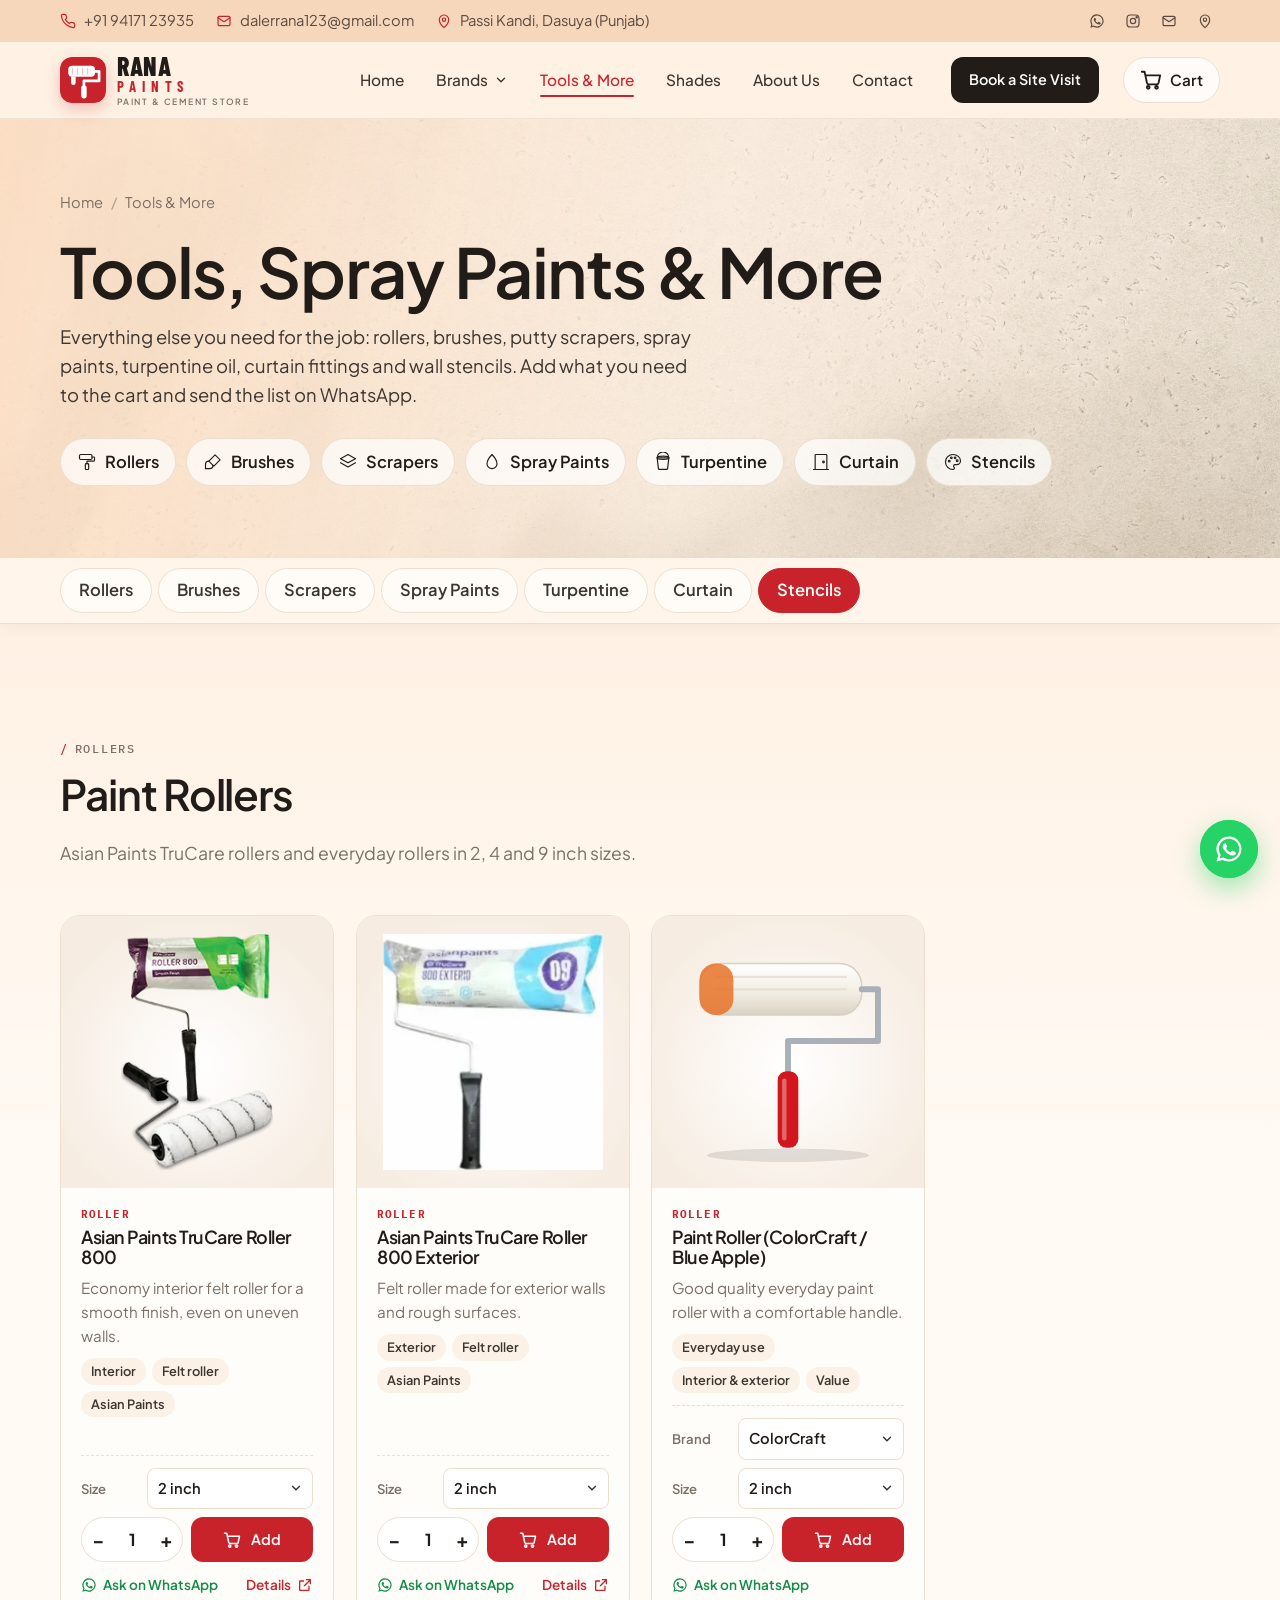
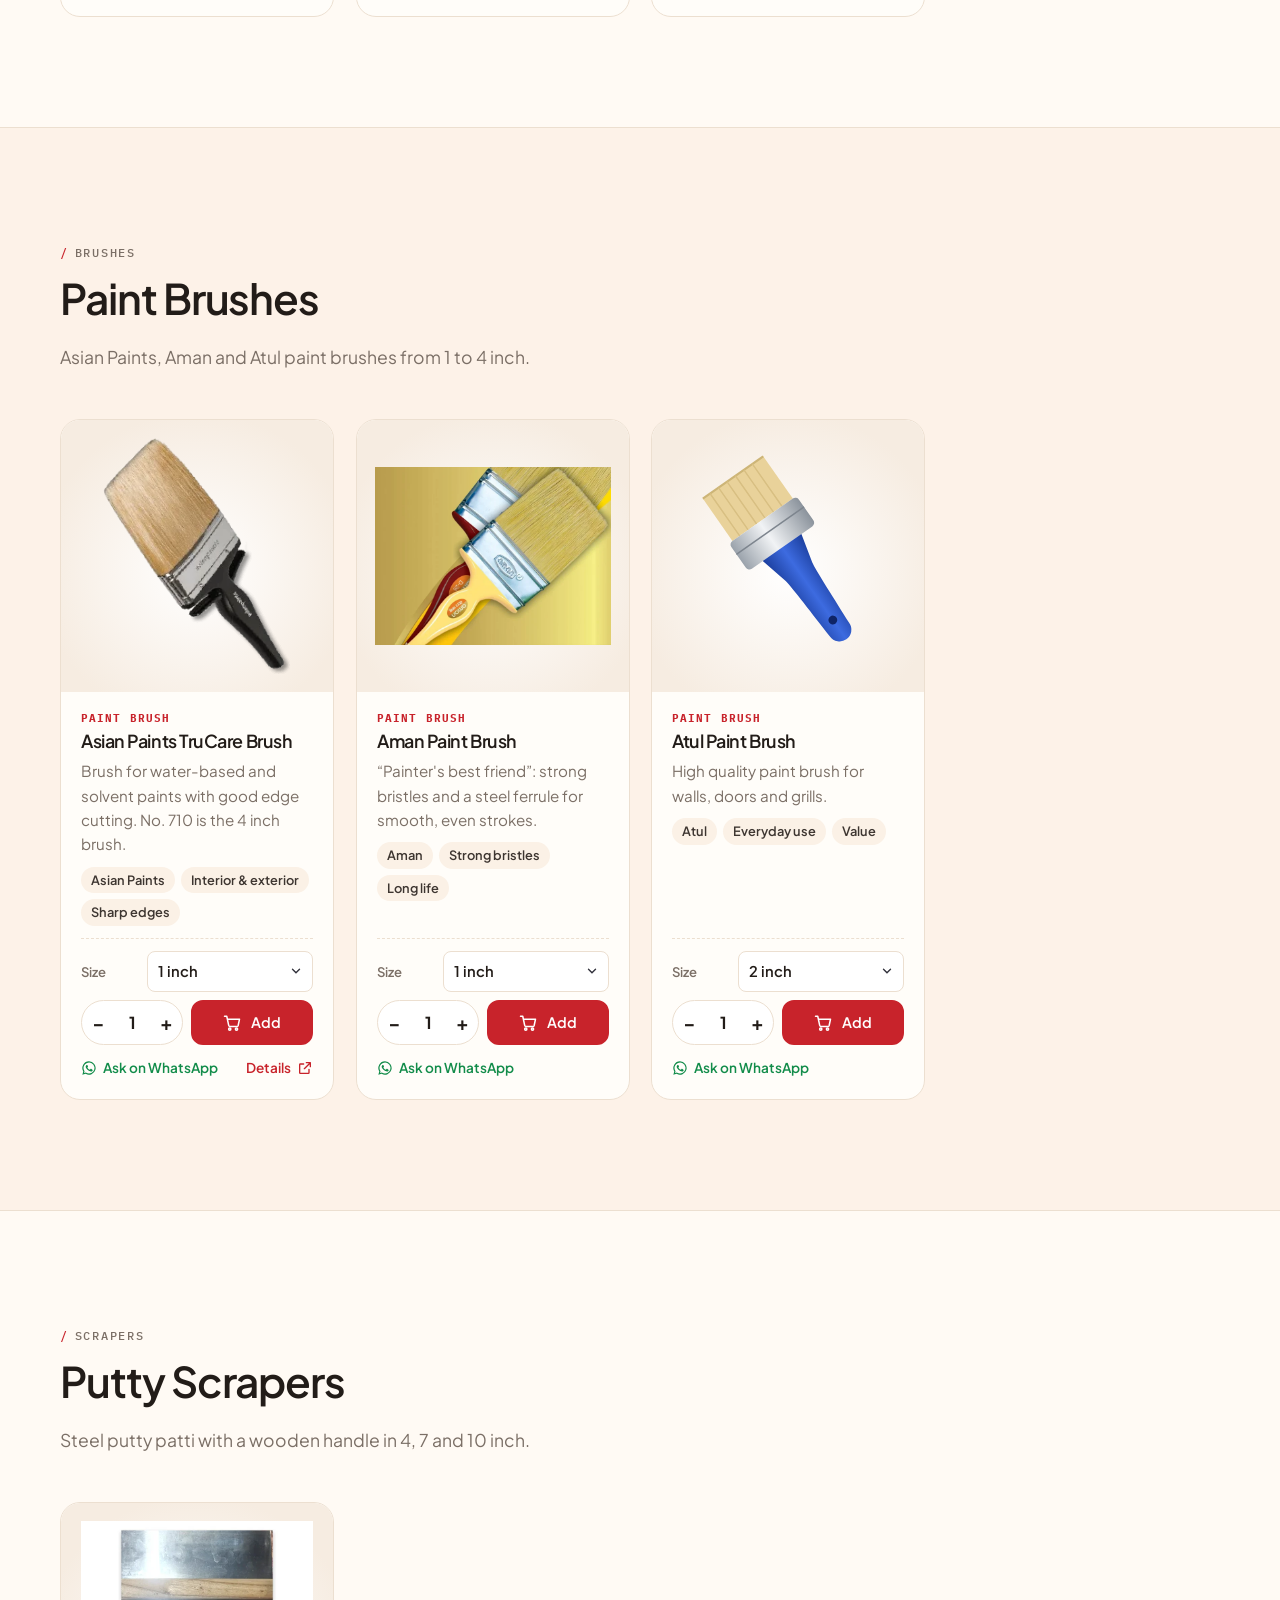
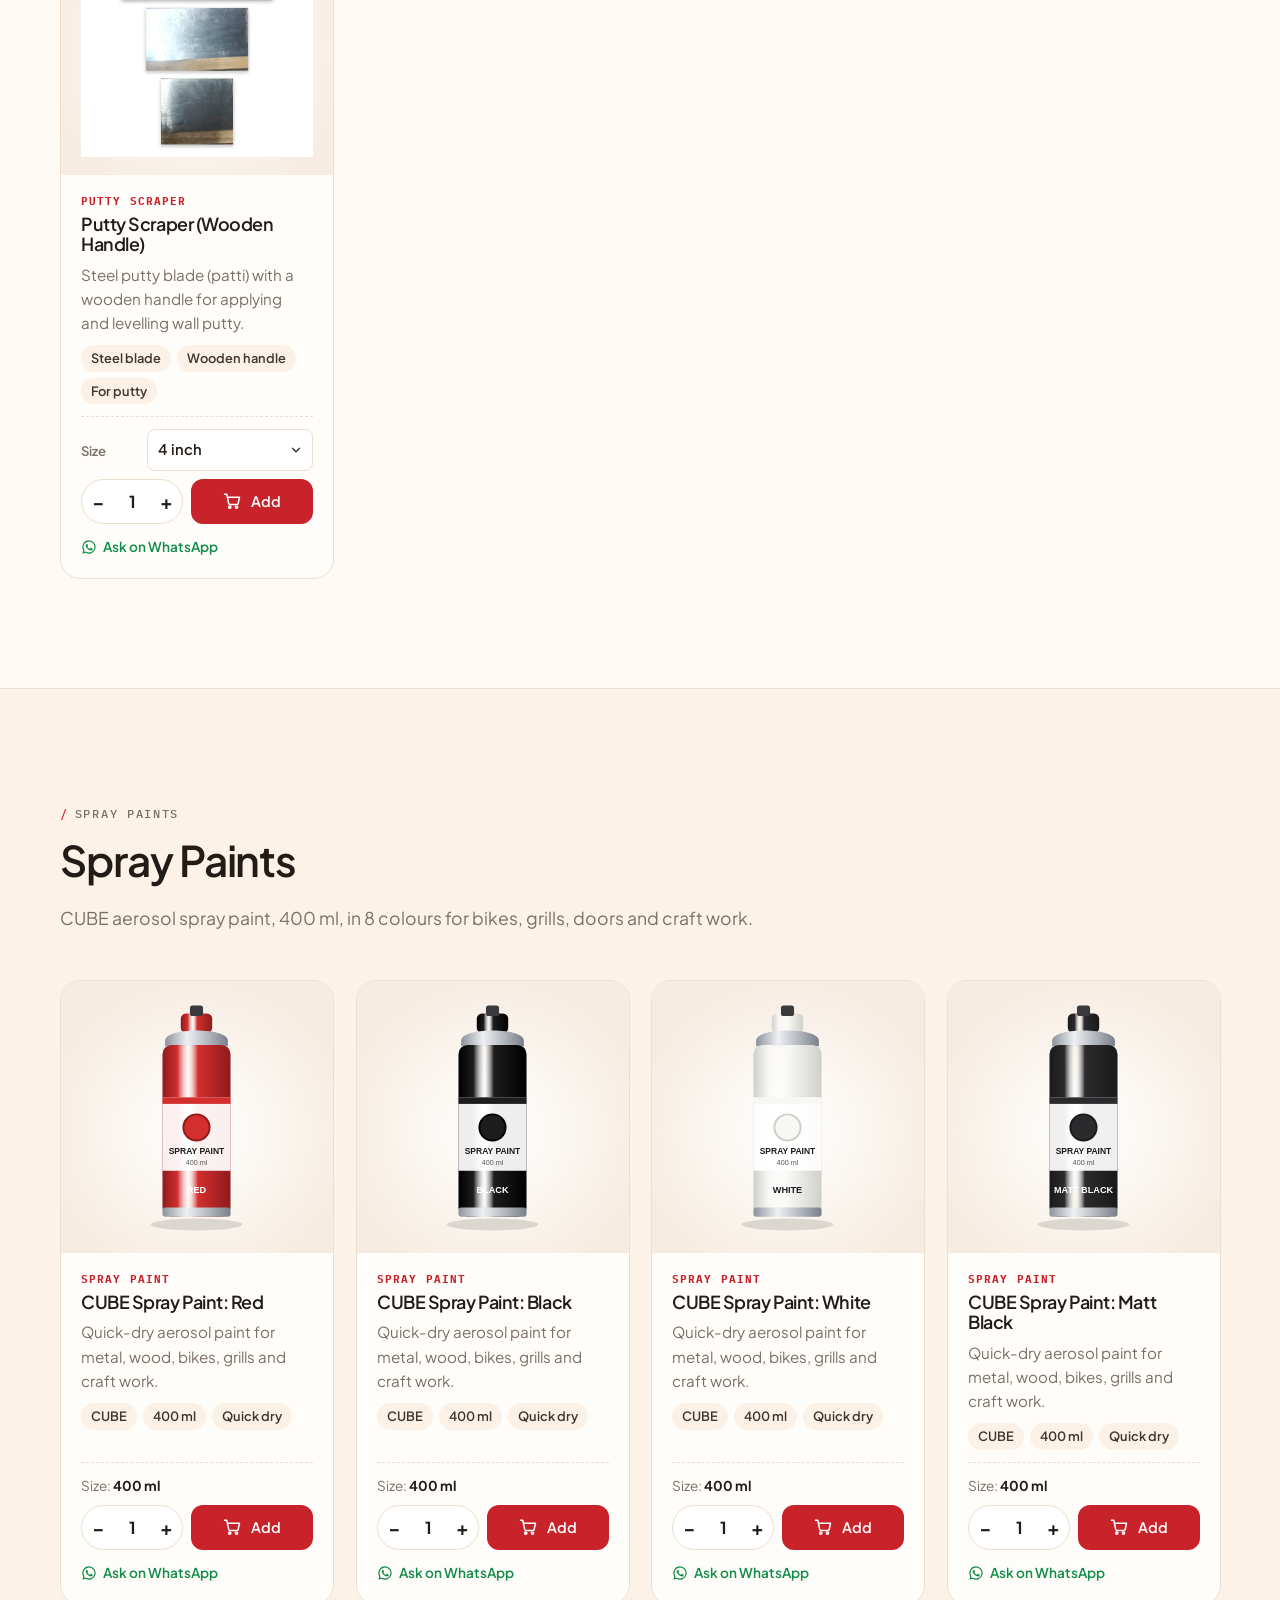
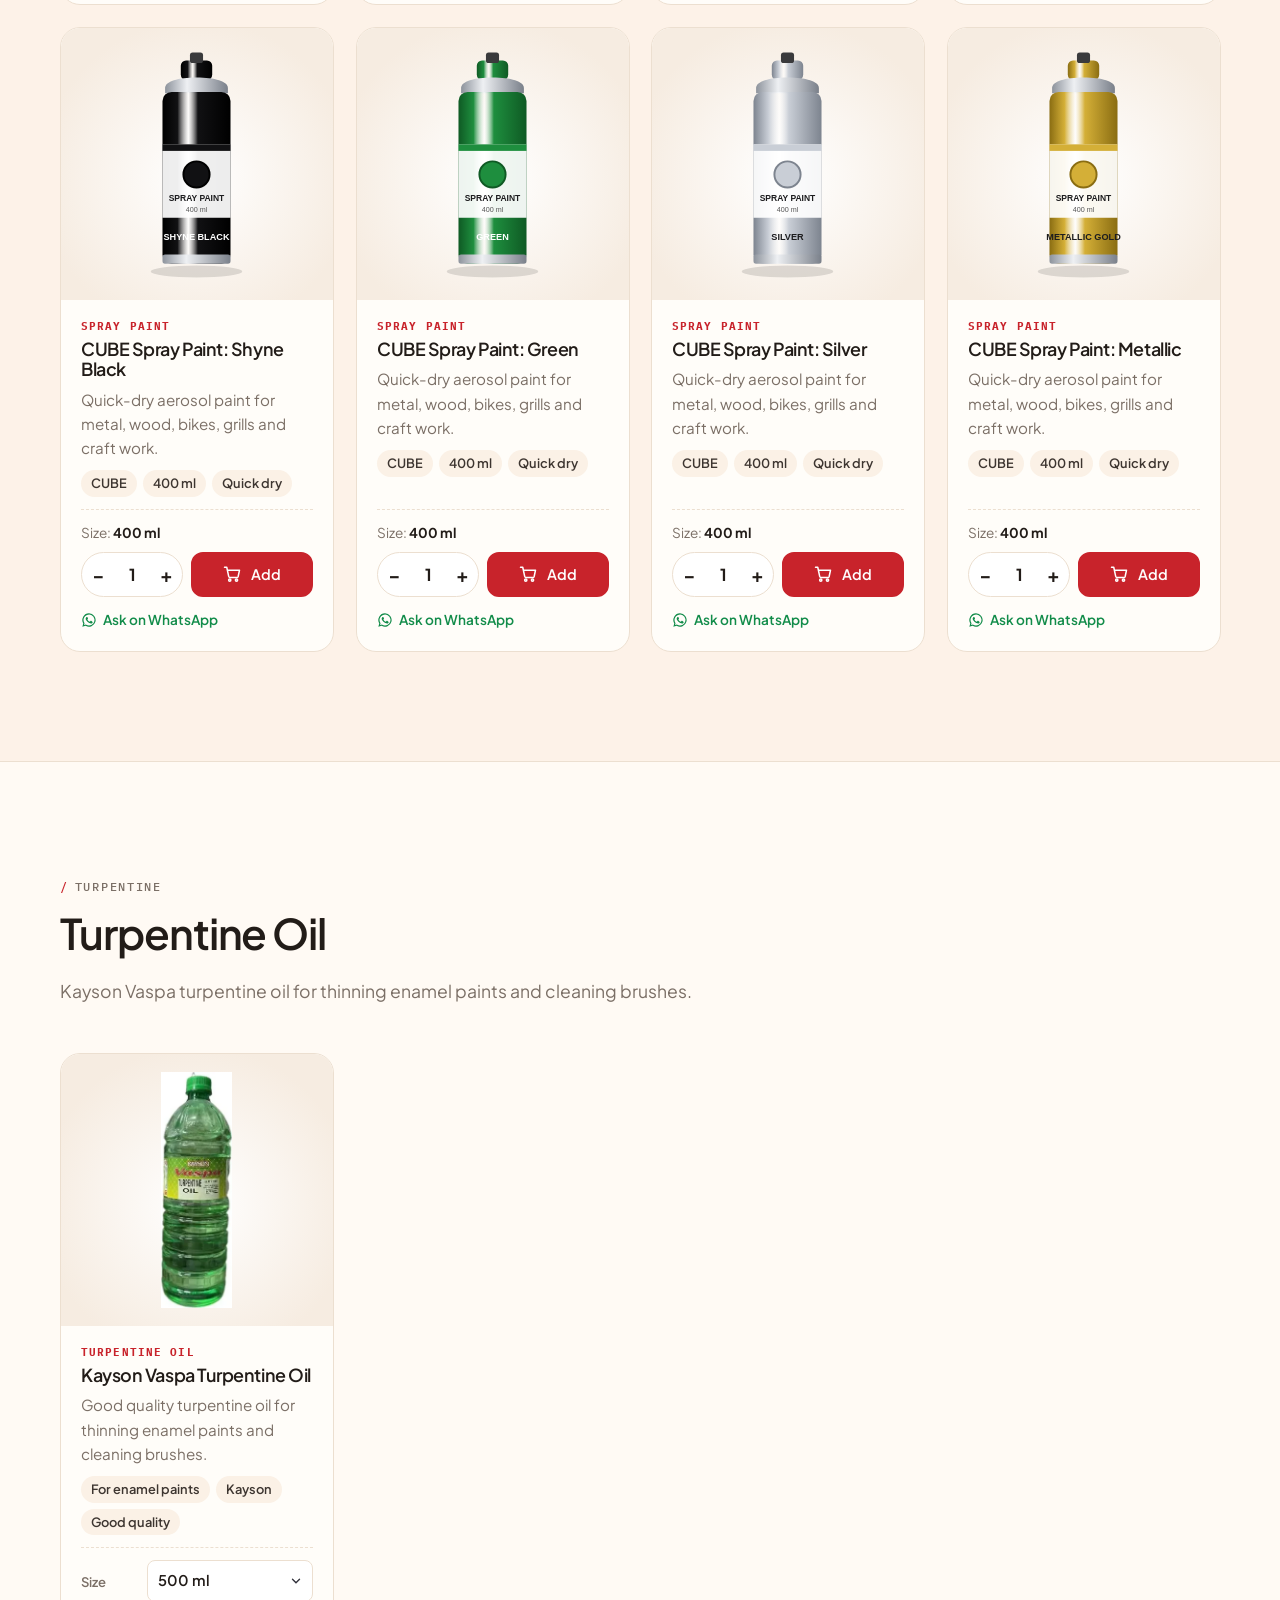
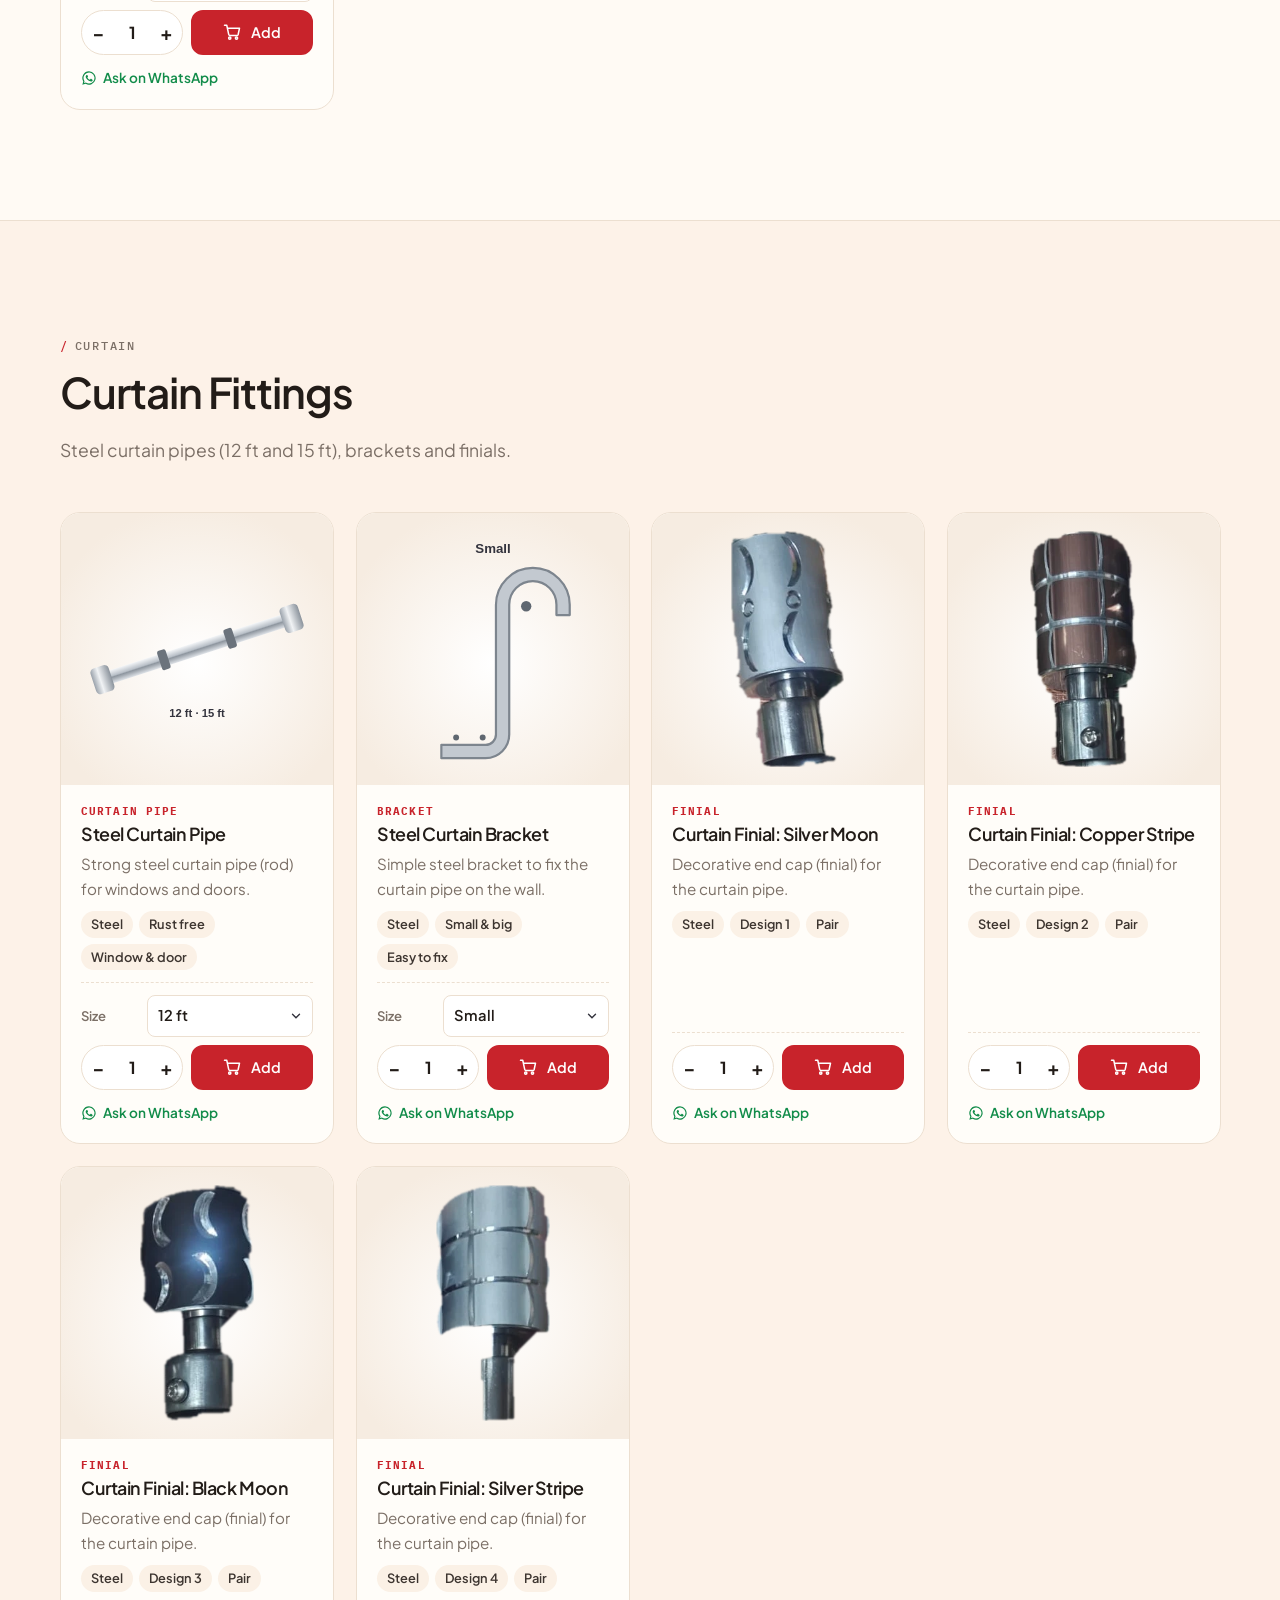
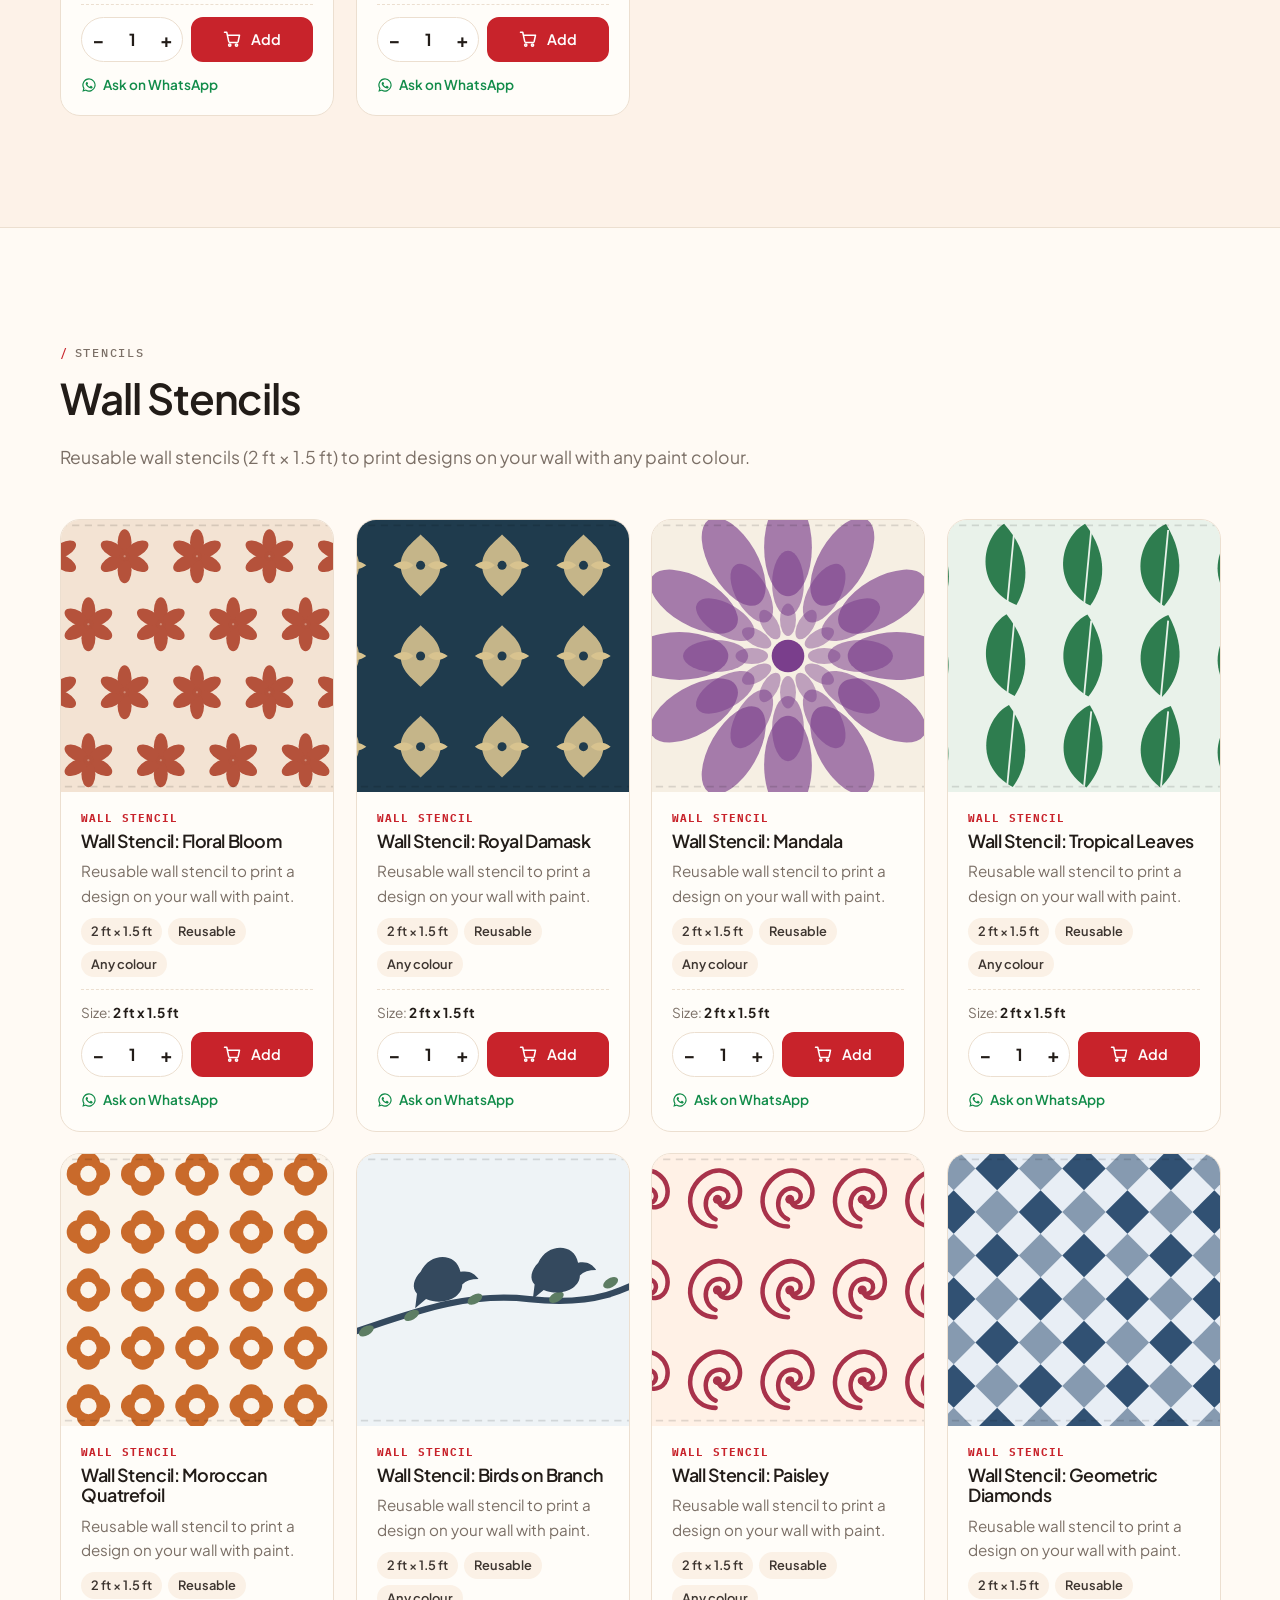
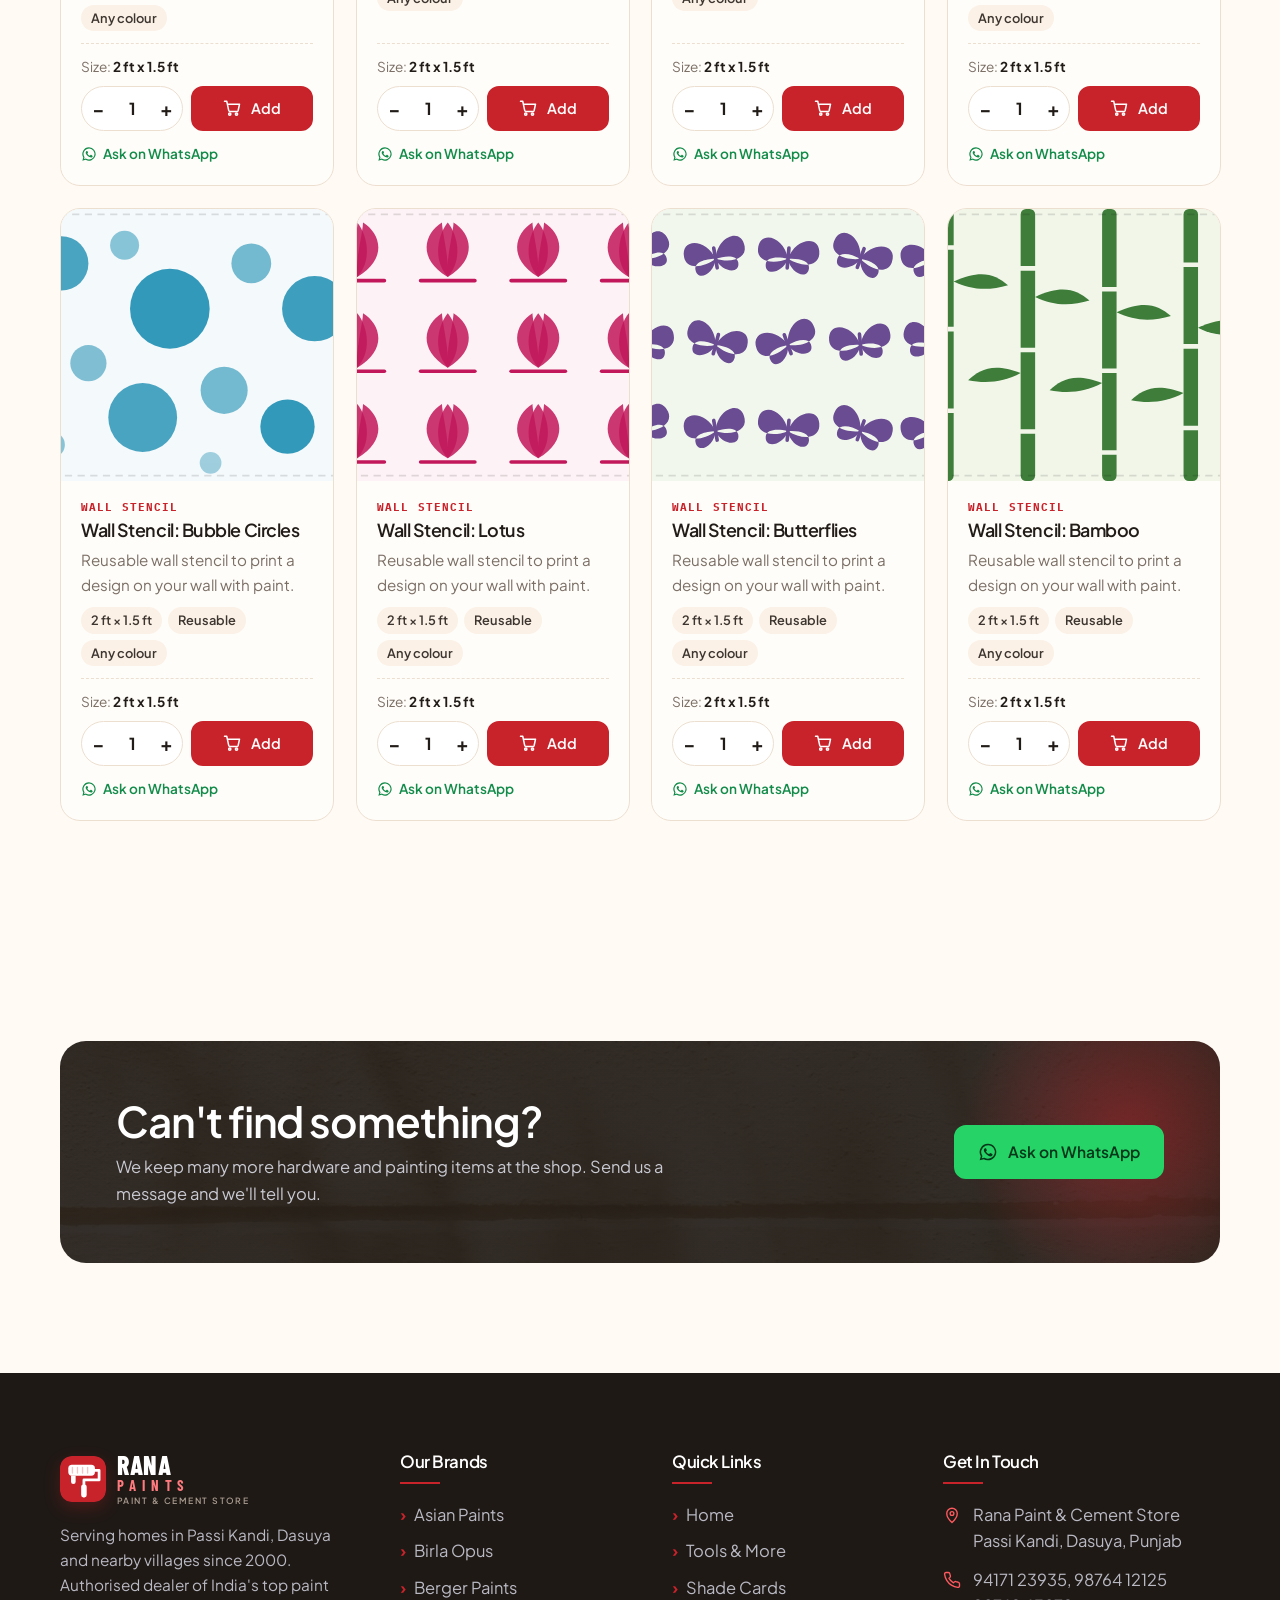
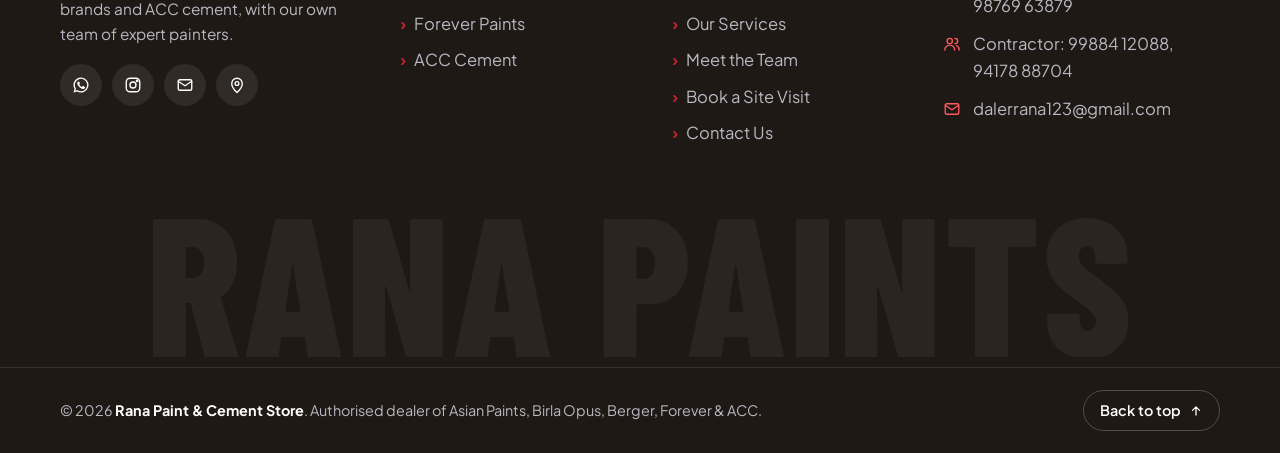
<file: tools.html>
<!DOCTYPE html>
<html lang="en">
<head>
<meta charset="utf-8">
<meta name="viewport" content="width=device-width, initial-scale=1">
<title>Tools, Spray Paints, Curtain Fittings & Stencils | Rana Paints</title>
<meta name="description" content="Paint rollers, brushes, putty scrapers, CUBE spray paints, Kayson turpentine oil, curtain pipes, brackets, finials and wall stencils at Rana Paints, Dasuya.">
<meta name="theme-color" content="#d2161e">
<meta property="og:type" content="website">
<meta property="og:title" content="Tools, Spray Paints, Curtain Fittings & Stencils | Rana Paints">
<meta property="og:description" content="Paint rollers, brushes, putty scrapers, CUBE spray paints, Kayson turpentine oil, curtain pipes, brackets, finials and wall stencils at Rana Paints, Dasuya.">
<meta property="og:image" content="images/stock/hero-living.webp">
<link rel="icon" href="images/favicon.svg" type="image/svg+xml">
<link rel="preconnect" href="https://fonts.googleapis.com">
<link rel="preconnect" href="https://fonts.gstatic.com" crossorigin>
<link href="https://fonts.googleapis.com/css2?family=Barlow+Condensed:wght@600;700;800&amp;family=Plus+Jakarta+Sans:wght@400;500;600;700&amp;family=IBM+Plex+Mono:wght@500&amp;display=swap" rel="stylesheet">
<link rel="stylesheet" href="css/style.css?v=10">
<link rel="stylesheet" href="css/theme.css?v=29">
</head>
<body>
<a class="skip-link" href="#main">Skip to content</a>
<div class="topbar">
  <div class="container">
    <div class="topbar__info">
      <a href="tel:+919417123935"><svg viewBox="0 0 24 24" fill="none" stroke="currentColor" stroke-width="1.8" stroke-linecap="round" stroke-linejoin="round" aria-hidden="true"><path d="M22 16.9v3a2 2 0 0 1-2.2 2 19.8 19.8 0 0 1-8.6-3.1 19.5 19.5 0 0 1-6-6A19.8 19.8 0 0 1 2.1 4.2 2 2 0 0 1 4.1 2h3a2 2 0 0 1 2 1.7c.1.9.4 1.8.7 2.7a2 2 0 0 1-.5 2.1L8 9.8a16 16 0 0 0 6 6l1.3-1.3a2 2 0 0 1 2.1-.4c.9.3 1.8.6 2.7.7a2 2 0 0 1 1.7 2z"/></svg> +91 94171 23935</a>
      <a class="hide-sm" href="mailto:dalerrana123@gmail.com"><svg viewBox="0 0 24 24" fill="none" stroke="currentColor" stroke-width="1.8" stroke-linecap="round" stroke-linejoin="round" aria-hidden="true"><rect x="3" y="5" width="18" height="14" rx="2"/><path d="m3 7 9 6 9-6"/></svg> dalerrana123@gmail.com</a>
      <a class="hide-sm" href="https://www.google.com/maps/place/RANA+PAINT+HARDWARE+%26+CEMENT+STORE/@31.8291775,75.7380735,1011m/data=!3m2!1e3!4b1!4m6!3m5!1s0x391b0b5024be199f:0x976d251ef4bd5a5e!8m2!3d31.829173!4d75.7406484!16s%2Fg%2F11vdnwc_x_" target="_blank" rel="noopener"><svg viewBox="0 0 24 24" fill="none" stroke="currentColor" stroke-width="1.8" stroke-linecap="round" stroke-linejoin="round" aria-hidden="true"><path d="M12 22s7-6.3 7-12a7 7 0 0 0-14 0c0 5.7 7 12 7 12z"/><circle cx="12" cy="10" r="2.5"/></svg> Passi Kandi, Dasuya (Punjab)</a>
    </div>
    <div class="topbar__social">
      <a href="https://wa.me/919417123935?text=Namaste%20Rana%20Paints%21" target="_blank" rel="noopener" aria-label="WhatsApp"><svg viewBox="0 0 24 24" fill="currentColor" aria-hidden="true"><path d="M12 2a10 10 0 0 0-8.6 15.1L2 22l5-1.3A10 10 0 1 0 12 2zm0 18.2a8.2 8.2 0 0 1-4.2-1.2l-.3-.2-3 .8.8-2.9-.2-.3A8.2 8.2 0 1 1 12 20.2z"/><path d="M16.6 14.1c-.3-.1-1.5-.7-1.7-.8-.2-.1-.4-.1-.6.1l-.8 1c-.1.2-.3.2-.5.1a6.7 6.7 0 0 1-3.3-2.9c-.3-.4.2-.4.8-1.4.1-.2 0-.3 0-.5l-.8-1.8c-.2-.5-.4-.4-.6-.4h-.5a1 1 0 0 0-.7.3 2.9 2.9 0 0 0-.9 2.2 5 5 0 0 0 1.1 2.7 11.5 11.5 0 0 0 4.4 3.9c1.6.7 2.3.8 3.1.6.5-.1 1.5-.6 1.7-1.2.2-.6.2-1.1.1-1.2l-.8-.3z"/></svg></a>
      <a href="https://www.instagram.com/dwon13/" target="_blank" rel="noopener" aria-label="Instagram"><svg viewBox="0 0 24 24" fill="none" stroke="currentColor" stroke-width="1.8" stroke-linecap="round" stroke-linejoin="round" aria-hidden="true"><rect x="3" y="3" width="18" height="18" rx="5"/><circle cx="12" cy="12" r="4"/><circle cx="17.5" cy="6.5" r="1"/></svg></a>
      <a href="mailto:dalerrana123@gmail.com" aria-label="Email"><svg viewBox="0 0 24 24" fill="none" stroke="currentColor" stroke-width="1.8" stroke-linecap="round" stroke-linejoin="round" aria-hidden="true"><rect x="3" y="5" width="18" height="14" rx="2"/><path d="m3 7 9 6 9-6"/></svg></a>
      <a href="https://www.google.com/maps/place/RANA+PAINT+HARDWARE+%26+CEMENT+STORE/@31.8291775,75.7380735,1011m/data=!3m2!1e3!4b1!4m6!3m5!1s0x391b0b5024be199f:0x976d251ef4bd5a5e!8m2!3d31.829173!4d75.7406484!16s%2Fg%2F11vdnwc_x_" target="_blank" rel="noopener" aria-label="Google Maps"><svg viewBox="0 0 24 24" fill="none" stroke="currentColor" stroke-width="1.8" stroke-linecap="round" stroke-linejoin="round" aria-hidden="true"><path d="M12 22s7-6.3 7-12a7 7 0 0 0-14 0c0 5.7 7 12 7 12z"/><circle cx="12" cy="10" r="2.5"/></svg></a>
    </div>
  </div>
</div>
<header class="header">
  <div class="container header__inner">
    <a class="logo " href="index.html" aria-label="Rana Paints home"><svg class="logo__mark" viewBox="0 0 100 100" aria-hidden="true"><rect width="100" height="100" rx="24" fill="#c8232b"/><rect x="18" y="19" width="58" height="24" rx="8" fill="#fff"/><path d="M27 25v12M38 25v12M49 25v12M60 25v12" stroke="#f3c4c6" stroke-width="3" stroke-linecap="round"/><path d="M76 31h9v21H52v10" fill="none" stroke="#fff" stroke-width="6" stroke-linecap="round" stroke-linejoin="round"/><rect x="46" y="62" width="12" height="28" rx="5" fill="#fff"/><path d="M24 43v13a5 5 0 0 0 10 0V43z" fill="#fff"/></svg><span class="logo__text"><span class="logo__name">RANA</span><span class="logo__sub">PAINTS</span><span class="logo__tag">Paint &amp; Cement Store</span></span></a>
    <nav class="nav" id="site-nav" aria-label="Main">
      <ul class="nav__list">
        <li><a class="nav__link" href="index.html">Home</a></li>
        <li class="nav__item--drop">
          <button class="nav__link" type="button" aria-expanded="false" aria-controls="brands-menu">Brands <svg viewBox="0 0 24 24" fill="none" stroke="currentColor" stroke-width="2.4" stroke-linecap="round" stroke-linejoin="round" aria-hidden="true"><path d="m6 9 6 6 6-6"/></svg></button>
          <div class="dropdown" id="brands-menu">
          <a href="asian-paints.html"><span class="dropdown__logo"><img src="images/brands/asian-paints.svg" alt=""></span><span><strong>Asian Paints</strong><small>Emulsions, waterproofing, putty, primers &amp; enamels</small></span></a>
          <a href="birla-opus.html"><span class="dropdown__logo"><img src="images/brands/birla-opus.svg" alt=""></span><span><strong>Birla Opus</strong><small>Style &amp; Calista exterior paints, putty, primers</small></span></a>
          <a href="berger-paints.html"><span class="dropdown__logo"><img src="images/brands/berger-paints.png" alt=""></span><span><strong>Berger Paints</strong><small>WeatherCoat, Walmasta, putty &amp; primers</small></span></a>
          <a href="forever-paints.html"><span class="dropdown__logo"><img src="images/brands/forever-paints.png" alt=""></span><span><strong>Forever Paints</strong><small>Emulsions, primer &amp; rustic putty</small></span></a>
          <a href="acc-cement.html"><span class="dropdown__logo"><img src="images/brands/acc.svg" alt=""></span><span><strong>ACC Cement</strong><small>Gold Water Shield, Concrete Plus, Suraksha Power</small></span></a>
          </div>
        </li>
        <li><a class="nav__link" href="tools.html" aria-current="page">Tools &amp; More</a></li>
        <li><a class="nav__link" href="shades.html">Shades</a></li>
        <li><a class="nav__link" href="index.html#team">About Us</a></li>
        <li><a class="nav__link" href="index.html#contact">Contact</a></li>
      </ul>
      <div class="nav__mobile-cta">
        <a class="btn" href="index.html#site-visit"><svg viewBox="0 0 24 24" fill="none" stroke="currentColor" stroke-width="1.8" stroke-linecap="round" stroke-linejoin="round" aria-hidden="true"><path d="M3 11 12 4l9 7"/><path d="M5 10v10h14V10"/><path d="M10 20v-5h4v5"/></svg> Book a Site Visit</a>
        <a class="btn btn--outline" href="tel:+919417123935"><svg viewBox="0 0 24 24" fill="none" stroke="currentColor" stroke-width="1.8" stroke-linecap="round" stroke-linejoin="round" aria-hidden="true"><path d="M22 16.9v3a2 2 0 0 1-2.2 2 19.8 19.8 0 0 1-8.6-3.1 19.5 19.5 0 0 1-6-6A19.8 19.8 0 0 1 2.1 4.2 2 2 0 0 1 4.1 2h3a2 2 0 0 1 2 1.7c.1.9.4 1.8.7 2.7a2 2 0 0 1-.5 2.1L8 9.8a16 16 0 0 0 6 6l1.3-1.3a2 2 0 0 1 2.1-.4c.9.3 1.8.6 2.7.7a2 2 0 0 1 1.7 2z"/></svg> Call 94171 23935</a>
        <a class="btn btn--wa" href="https://wa.me/919417123935?text=Namaste%20Rana%20Paints%21" target="_blank" rel="noopener"><svg viewBox="0 0 24 24" fill="currentColor" aria-hidden="true"><path d="M12 2a10 10 0 0 0-8.6 15.1L2 22l5-1.3A10 10 0 1 0 12 2zm0 18.2a8.2 8.2 0 0 1-4.2-1.2l-.3-.2-3 .8.8-2.9-.2-.3A8.2 8.2 0 1 1 12 20.2z"/><path d="M16.6 14.1c-.3-.1-1.5-.7-1.7-.8-.2-.1-.4-.1-.6.1l-.8 1c-.1.2-.3.2-.5.1a6.7 6.7 0 0 1-3.3-2.9c-.3-.4.2-.4.8-1.4.1-.2 0-.3 0-.5l-.8-1.8c-.2-.5-.4-.4-.6-.4h-.5a1 1 0 0 0-.7.3 2.9 2.9 0 0 0-.9 2.2 5 5 0 0 0 1.1 2.7 11.5 11.5 0 0 0 4.4 3.9c1.6.7 2.3.8 3.1.6.5-.1 1.5-.6 1.7-1.2.2-.6.2-1.1.1-1.2l-.8-.3z"/></svg> WhatsApp</a>
      </div>
    </nav>
    <div class="header__cta">
      <a class="btn btn--sm" href="index.html#site-visit">Book a Site Visit</a>
      <a class="callbox" href="tel:+919417123935">
        <span class="callbox__icon"><svg viewBox="0 0 24 24" fill="none" stroke="currentColor" stroke-width="1.8" stroke-linecap="round" stroke-linejoin="round" aria-hidden="true"><path d="M22 16.9v3a2 2 0 0 1-2.2 2 19.8 19.8 0 0 1-8.6-3.1 19.5 19.5 0 0 1-6-6A19.8 19.8 0 0 1 2.1 4.2 2 2 0 0 1 4.1 2h3a2 2 0 0 1 2 1.7c.1.9.4 1.8.7 2.7a2 2 0 0 1-.5 2.1L8 9.8a16 16 0 0 0 6 6l1.3-1.3a2 2 0 0 1 2.1-.4c.9.3 1.8.6 2.7.7a2 2 0 0 1 1.7 2z"/></svg></span>
        <span><small>Call now</small><strong>94171 23935</strong></span>
      </a>
    </div>
    <button class="cart-btn" type="button" data-cart-open aria-label="Open cart"><svg viewBox="0 0 24 24" fill="none" stroke="currentColor" stroke-width="2" stroke-linecap="round" stroke-linejoin="round" aria-hidden="true"><circle cx="9" cy="20" r="1.5"/><circle cx="18" cy="20" r="1.5"/><path d="M2 3h3l2.6 12.2a2 2 0 0 0 2 1.6h8.6a2 2 0 0 0 2-1.5L22 7H6"/></svg><span class="cart-btn__label">Cart</span><span class="cart-count" data-cart-count hidden>0</span></button>
    <button class="nav-toggle" type="button" aria-label="Menu" aria-expanded="false" aria-controls="site-nav"><span></span></button>
  </div>
</header>
<main id="main">

<section class="phero">
  <div class="container">
    <nav class="crumbs" aria-label="Breadcrumb"><a href="index.html">Home</a><span>/</span>Tools &amp; More</nav>
    <h1>Tools, Spray Paints &amp; More</h1>
    <p>Everything else you need for the job: rollers, brushes, putty scrapers, spray paints, turpentine oil, curtain fittings and wall stencils. Add what you need to the cart and send the list on WhatsApp.</p>
    <nav class="tool-tiles" aria-label="Jump to a category"><a href="#rollers"><svg viewBox="0 0 24 24" fill="none" stroke="currentColor" stroke-width="1.4" stroke-linecap="round" stroke-linejoin="round" aria-hidden="true"><rect x="3" y="3" width="15" height="6" rx="1.5"/><path d="M18 6h2a1 1 0 0 1 1 1v3a1 1 0 0 1-1 1h-8v3"/><rect x="10" y="14" width="4" height="7" rx="1"/></svg>Rollers</a><a href="#brushes"><svg viewBox="0 0 24 24" fill="none" stroke="currentColor" stroke-width="1.4" stroke-linecap="round" stroke-linejoin="round" aria-hidden="true"><path d="M14.5 3.5 20.5 9.5 13 17l-6-6z"/><path d="M7 11c-2 0-4 1.5-4 4v5h5c2.5 0 4-2 4-4"/></svg>Brushes</a><a href="#scrapers"><svg viewBox="0 0 24 24" fill="none" stroke="currentColor" stroke-width="1.4" stroke-linecap="round" stroke-linejoin="round" aria-hidden="true"><path d="m12 3 9 5-9 5-9-5z"/><path d="m3 13 9 5 9-5"/></svg>Scrapers</a><a href="#spray"><svg viewBox="0 0 24 24" fill="none" stroke="currentColor" stroke-width="1.4" stroke-linecap="round" stroke-linejoin="round" aria-hidden="true"><path d="M12 3s6 6.5 6 11a6 6 0 0 1-12 0c0-4.5 6-11 6-11z"/></svg>Spray Paints</a><a href="#turpentine"><svg viewBox="0 0 24 24" fill="none" stroke="currentColor" stroke-width="1.4" stroke-linecap="round" stroke-linejoin="round" aria-hidden="true"><path d="M5 7h14l-1.5 13a1 1 0 0 1-1 .9h-9a1 1 0 0 1-1-.9z"/><ellipse cx="12" cy="7" rx="7" ry="2"/><path d="M5 7a7 7 0 0 1 14 0"/></svg>Turpentine</a><a href="#curtain"><svg viewBox="0 0 24 24" fill="none" stroke="currentColor" stroke-width="1.4" stroke-linecap="round" stroke-linejoin="round" aria-hidden="true"><path d="M5 21V4a1 1 0 0 1 1-1h12a1 1 0 0 1 1 1v17"/><path d="M3 21h18"/><circle cx="15" cy="12" r="1"/></svg>Curtain</a><a href="#stencils"><svg viewBox="0 0 24 24" fill="none" stroke="currentColor" stroke-width="1.4" stroke-linecap="round" stroke-linejoin="round" aria-hidden="true"><path d="M12 3a9 9 0 1 0 0 18c1 0 1.7-.8 1.7-1.7 0-.5-.2-.9-.5-1.2-.3-.3-.5-.7-.5-1.2 0-.9.8-1.7 1.7-1.7h2A4.6 4.6 0 0 0 21 10.6C21 6.4 17 3 12 3z"/><circle cx="7.5" cy="11" r="1"/><circle cx="10" cy="7" r="1"/><circle cx="14.5" cy="7" r="1"/><circle cx="17" cy="10.5" r="1"/></svg>Stencils</a></nav>
  </div>
</section>

<nav class="subnav" aria-label="Tools sections">
  <div class="container"><div class="subnav__list"><a href="#rollers">Rollers</a><a href="#brushes">Brushes</a><a href="#scrapers">Scrapers</a><a href="#spray">Spray Paints</a><a href="#turpentine">Turpentine</a><a href="#curtain">Curtain</a><a href="#stencils">Stencils</a></div></div>
</nav>

<section class="section" id="rollers">
  <div class="container">
    <div class="section-head">
      <span class="eyebrow">Rollers</span>
      <h2>Paint Rollers</h2>
      <p>Asian Paints TruCare rollers and everyday rollers in 2, 4 and 9 inch sizes.</p>
    </div>
    <div class="products">
<article class="product" data-pid="tools-asian-roller-800" data-name="Asian Paints TruCare Roller 800" data-brand="" data-img="images/products/tools/asian-roller-800.webp" data-fixed="{}">
  
  <div class="product__img"><img src="images/products/tools/asian-roller-800.webp" alt="Asian Paints TruCare Roller 800" loading="lazy" width="600" height="600"></div>
  <div class="product__body">
    <span class="product__cat">Roller</span>
    <h3>Asian Paints TruCare Roller 800</h3>
    <p>Economy interior felt roller for a smooth finish, even on uneven walls.</p>
    <ul class="chips"><li>Interior</li><li>Felt roller</li><li>Asian Paints</li></ul>
    <div class="buy">
      <label class="buy__field"><span>Size</span><select data-opt="Size"><option value="2 inch">2 inch</option><option value="4 inch">4 inch</option><option value="9 inch">9 inch</option></select></label>
      <div class="buy__row">
        <div class="qty"><button type="button" data-step="-1" aria-label="Less">&minus;</button><input type="number" min="1" max="999" value="1" inputmode="numeric" aria-label="Quantity"><button type="button" data-step="1" aria-label="More">+</button></div>
        <button class="btn btn--sm btn--cart" type="button" data-add><svg viewBox="0 0 24 24" fill="none" stroke="currentColor" stroke-width="2" stroke-linecap="round" stroke-linejoin="round" aria-hidden="true"><circle cx="9" cy="20" r="1.5"/><circle cx="18" cy="20" r="1.5"/><path d="M2 3h3l2.6 12.2a2 2 0 0 0 2 1.6h8.6a2 2 0 0 0 2-1.5L22 7H6"/></svg> Add</button>
      </div>
    </div>
    <div class="product__links">
      <a class="link-wa" href="https://wa.me/919417123935?text=Namaste%20Rana%20Paints%21%20Please%20share%20price%20and%20details%20of%20Asian%20Paints%20TruCare%20Roller%20800." target="_blank" rel="noopener"><svg viewBox="0 0 24 24" fill="currentColor" aria-hidden="true"><path d="M12 2a10 10 0 0 0-8.6 15.1L2 22l5-1.3A10 10 0 1 0 12 2zm0 18.2a8.2 8.2 0 0 1-4.2-1.2l-.3-.2-3 .8.8-2.9-.2-.3A8.2 8.2 0 1 1 12 20.2z"/><path d="M16.6 14.1c-.3-.1-1.5-.7-1.7-.8-.2-.1-.4-.1-.6.1l-.8 1c-.1.2-.3.2-.5.1a6.7 6.7 0 0 1-3.3-2.9c-.3-.4.2-.4.8-1.4.1-.2 0-.3 0-.5l-.8-1.8c-.2-.5-.4-.4-.6-.4h-.5a1 1 0 0 0-.7.3 2.9 2.9 0 0 0-.9 2.2 5 5 0 0 0 1.1 2.7 11.5 11.5 0 0 0 4.4 3.9c1.6.7 2.3.8 3.1.6.5-.1 1.5-.6 1.7-1.2.2-.6.2-1.1.1-1.2l-.8-.3z"/></svg> Ask on WhatsApp</a>
      <a class="link-arrow" href="https://www.asianpaints.com/products/tools/listing/roller-800-1057hn74122.html" target="_blank" rel="noopener">Details <svg viewBox="0 0 24 24" fill="none" stroke="currentColor" stroke-width="2" stroke-linecap="round" stroke-linejoin="round" aria-hidden="true"><path d="M14 4h6v6M20 4l-9 9M18 14v5a1 1 0 0 1-1 1H5a1 1 0 0 1-1-1V7a1 1 0 0 1 1-1h5"/></svg></a>
    </div>
  </div>
</article>
<article class="product" data-pid="tools-asian-roller-800-exterior" data-name="Asian Paints TruCare Roller 800 Exterior" data-brand="" data-img="images/products/tools/asian-roller-800-exterior.webp" data-fixed="{}">
  
  <div class="product__img"><img src="images/products/tools/asian-roller-800-exterior.webp" alt="Asian Paints TruCare Roller 800 Exterior" loading="lazy" width="600" height="600"></div>
  <div class="product__body">
    <span class="product__cat">Roller</span>
    <h3>Asian Paints TruCare Roller 800 Exterior</h3>
    <p>Felt roller made for exterior walls and rough surfaces.</p>
    <ul class="chips"><li>Exterior</li><li>Felt roller</li><li>Asian Paints</li></ul>
    <div class="buy">
      <label class="buy__field"><span>Size</span><select data-opt="Size"><option value="2 inch">2 inch</option><option value="4 inch">4 inch</option><option value="9 inch">9 inch</option></select></label>
      <div class="buy__row">
        <div class="qty"><button type="button" data-step="-1" aria-label="Less">&minus;</button><input type="number" min="1" max="999" value="1" inputmode="numeric" aria-label="Quantity"><button type="button" data-step="1" aria-label="More">+</button></div>
        <button class="btn btn--sm btn--cart" type="button" data-add><svg viewBox="0 0 24 24" fill="none" stroke="currentColor" stroke-width="2" stroke-linecap="round" stroke-linejoin="round" aria-hidden="true"><circle cx="9" cy="20" r="1.5"/><circle cx="18" cy="20" r="1.5"/><path d="M2 3h3l2.6 12.2a2 2 0 0 0 2 1.6h8.6a2 2 0 0 0 2-1.5L22 7H6"/></svg> Add</button>
      </div>
    </div>
    <div class="product__links">
      <a class="link-wa" href="https://wa.me/919417123935?text=Namaste%20Rana%20Paints%21%20Please%20share%20price%20and%20details%20of%20Asian%20Paints%20TruCare%20Roller%20800%20Exterior." target="_blank" rel="noopener"><svg viewBox="0 0 24 24" fill="currentColor" aria-hidden="true"><path d="M12 2a10 10 0 0 0-8.6 15.1L2 22l5-1.3A10 10 0 1 0 12 2zm0 18.2a8.2 8.2 0 0 1-4.2-1.2l-.3-.2-3 .8.8-2.9-.2-.3A8.2 8.2 0 1 1 12 20.2z"/><path d="M16.6 14.1c-.3-.1-1.5-.7-1.7-.8-.2-.1-.4-.1-.6.1l-.8 1c-.1.2-.3.2-.5.1a6.7 6.7 0 0 1-3.3-2.9c-.3-.4.2-.4.8-1.4.1-.2 0-.3 0-.5l-.8-1.8c-.2-.5-.4-.4-.6-.4h-.5a1 1 0 0 0-.7.3 2.9 2.9 0 0 0-.9 2.2 5 5 0 0 0 1.1 2.7 11.5 11.5 0 0 0 4.4 3.9c1.6.7 2.3.8 3.1.6.5-.1 1.5-.6 1.7-1.2.2-.6.2-1.1.1-1.2l-.8-.3z"/></svg> Ask on WhatsApp</a>
      <a class="link-arrow" href="https://www.asianpaints.com/products/tools/listing.html" target="_blank" rel="noopener">Details <svg viewBox="0 0 24 24" fill="none" stroke="currentColor" stroke-width="2" stroke-linecap="round" stroke-linejoin="round" aria-hidden="true"><path d="M14 4h6v6M20 4l-9 9M18 14v5a1 1 0 0 1-1 1H5a1 1 0 0 1-1-1V7a1 1 0 0 1 1-1h5"/></svg></a>
    </div>
  </div>
</article>
<article class="product" data-pid="tools-normal-roller" data-name="Paint Roller (ColorCraft / Blue Apple)" data-brand="" data-img="images/products/tools/normal-roller.svg" data-fixed="{}">
  
  <div class="product__img"><img src="images/products/tools/normal-roller.svg" alt="Paint Roller (ColorCraft / Blue Apple)" loading="lazy" width="600" height="600"></div>
  <div class="product__body">
    <span class="product__cat">Roller</span>
    <h3>Paint Roller (ColorCraft / Blue Apple)</h3>
    <p>Good quality everyday paint roller with a comfortable handle.</p>
    <ul class="chips"><li>Everyday use</li><li>Interior &amp; exterior</li><li>Value</li></ul>
    <div class="buy">
      <label class="buy__field"><span>Brand</span><select data-opt="Brand"><option value="ColorCraft">ColorCraft</option><option value="Blue Apple">Blue Apple</option></select></label><label class="buy__field"><span>Size</span><select data-opt="Size"><option value="2 inch">2 inch</option><option value="4 inch">4 inch</option><option value="9 inch">9 inch</option></select></label>
      <div class="buy__row">
        <div class="qty"><button type="button" data-step="-1" aria-label="Less">&minus;</button><input type="number" min="1" max="999" value="1" inputmode="numeric" aria-label="Quantity"><button type="button" data-step="1" aria-label="More">+</button></div>
        <button class="btn btn--sm btn--cart" type="button" data-add><svg viewBox="0 0 24 24" fill="none" stroke="currentColor" stroke-width="2" stroke-linecap="round" stroke-linejoin="round" aria-hidden="true"><circle cx="9" cy="20" r="1.5"/><circle cx="18" cy="20" r="1.5"/><path d="M2 3h3l2.6 12.2a2 2 0 0 0 2 1.6h8.6a2 2 0 0 0 2-1.5L22 7H6"/></svg> Add</button>
      </div>
    </div>
    <div class="product__links">
      <a class="link-wa" href="https://wa.me/919417123935?text=Namaste%20Rana%20Paints%21%20Please%20share%20price%20and%20details%20of%20Paint%20Roller%20%28ColorCraft%20/%20Blue%20Apple%29." target="_blank" rel="noopener"><svg viewBox="0 0 24 24" fill="currentColor" aria-hidden="true"><path d="M12 2a10 10 0 0 0-8.6 15.1L2 22l5-1.3A10 10 0 1 0 12 2zm0 18.2a8.2 8.2 0 0 1-4.2-1.2l-.3-.2-3 .8.8-2.9-.2-.3A8.2 8.2 0 1 1 12 20.2z"/><path d="M16.6 14.1c-.3-.1-1.5-.7-1.7-.8-.2-.1-.4-.1-.6.1l-.8 1c-.1.2-.3.2-.5.1a6.7 6.7 0 0 1-3.3-2.9c-.3-.4.2-.4.8-1.4.1-.2 0-.3 0-.5l-.8-1.8c-.2-.5-.4-.4-.6-.4h-.5a1 1 0 0 0-.7.3 2.9 2.9 0 0 0-.9 2.2 5 5 0 0 0 1.1 2.7 11.5 11.5 0 0 0 4.4 3.9c1.6.7 2.3.8 3.1.6.5-.1 1.5-.6 1.7-1.2.2-.6.2-1.1.1-1.2l-.8-.3z"/></svg> Ask on WhatsApp</a>
      
    </div>
  </div>
</article>
</div>
  </div>
</section>
<section class="section section--soft" id="brushes">
  <div class="container">
    <div class="section-head">
      <span class="eyebrow">Brushes</span>
      <h2>Paint Brushes</h2>
      <p>Asian Paints, Aman and Atul paint brushes from 1 to 4 inch.</p>
    </div>
    <div class="products">
<article class="product" data-pid="tools-asian-brush" data-name="Asian Paints TruCare Brush" data-brand="" data-img="images/products/tools/asian-brush-710.webp" data-fixed="{}">
  
  <div class="product__img"><img src="images/products/tools/asian-brush-710.webp" alt="Asian Paints TruCare Brush" loading="lazy" width="600" height="600"></div>
  <div class="product__body">
    <span class="product__cat">Paint Brush</span>
    <h3>Asian Paints TruCare Brush</h3>
    <p>Brush for water-based and solvent paints with good edge cutting. No. 710 is the 4 inch brush.</p>
    <ul class="chips"><li>Asian Paints</li><li>Interior &amp; exterior</li><li>Sharp edges</li></ul>
    <div class="buy">
      <label class="buy__field"><span>Size</span><select data-opt="Size"><option value="1 inch" data-img="images/products/tools/asian-brush-10.webp">1 inch</option><option value="2 inch" data-img="images/products/tools/asian-brush-20.webp">2 inch</option><option value="3 inch" data-img="images/products/tools/asian-brush-30.webp">3 inch</option><option value="4 inch (No. 710)">4 inch (No. 710)</option></select></label>
      <div class="buy__row">
        <div class="qty"><button type="button" data-step="-1" aria-label="Less">&minus;</button><input type="number" min="1" max="999" value="1" inputmode="numeric" aria-label="Quantity"><button type="button" data-step="1" aria-label="More">+</button></div>
        <button class="btn btn--sm btn--cart" type="button" data-add><svg viewBox="0 0 24 24" fill="none" stroke="currentColor" stroke-width="2" stroke-linecap="round" stroke-linejoin="round" aria-hidden="true"><circle cx="9" cy="20" r="1.5"/><circle cx="18" cy="20" r="1.5"/><path d="M2 3h3l2.6 12.2a2 2 0 0 0 2 1.6h8.6a2 2 0 0 0 2-1.5L22 7H6"/></svg> Add</button>
      </div>
    </div>
    <div class="product__links">
      <a class="link-wa" href="https://wa.me/919417123935?text=Namaste%20Rana%20Paints%21%20Please%20share%20price%20and%20details%20of%20Asian%20Paints%20TruCare%20Brush." target="_blank" rel="noopener"><svg viewBox="0 0 24 24" fill="currentColor" aria-hidden="true"><path d="M12 2a10 10 0 0 0-8.6 15.1L2 22l5-1.3A10 10 0 1 0 12 2zm0 18.2a8.2 8.2 0 0 1-4.2-1.2l-.3-.2-3 .8.8-2.9-.2-.3A8.2 8.2 0 1 1 12 20.2z"/><path d="M16.6 14.1c-.3-.1-1.5-.7-1.7-.8-.2-.1-.4-.1-.6.1l-.8 1c-.1.2-.3.2-.5.1a6.7 6.7 0 0 1-3.3-2.9c-.3-.4.2-.4.8-1.4.1-.2 0-.3 0-.5l-.8-1.8c-.2-.5-.4-.4-.6-.4h-.5a1 1 0 0 0-.7.3 2.9 2.9 0 0 0-.9 2.2 5 5 0 0 0 1.1 2.7 11.5 11.5 0 0 0 4.4 3.9c1.6.7 2.3.8 3.1.6.5-.1 1.5-.6 1.7-1.2.2-.6.2-1.1.1-1.2l-.8-.3z"/></svg> Ask on WhatsApp</a>
      <a class="link-arrow" href="https://www.asianpaints.com/products/tools/listing/ap-trucare-brush-710-1057ai54122.html" target="_blank" rel="noopener">Details <svg viewBox="0 0 24 24" fill="none" stroke="currentColor" stroke-width="2" stroke-linecap="round" stroke-linejoin="round" aria-hidden="true"><path d="M14 4h6v6M20 4l-9 9M18 14v5a1 1 0 0 1-1 1H5a1 1 0 0 1-1-1V7a1 1 0 0 1 1-1h5"/></svg></a>
    </div>
  </div>
</article>
<article class="product" data-pid="tools-aman-brush" data-name="Aman Paint Brush" data-brand="" data-img="images/products/tools/aman-brush.webp" data-fixed="{}">
  
  <div class="product__img"><img src="images/products/tools/aman-brush.webp" alt="Aman Paint Brush" loading="lazy" width="600" height="600"></div>
  <div class="product__body">
    <span class="product__cat">Paint Brush</span>
    <h3>Aman Paint Brush</h3>
    <p>&ldquo;Painter's best friend&rdquo;: strong bristles and a steel ferrule for smooth, even strokes.</p>
    <ul class="chips"><li>Aman</li><li>Strong bristles</li><li>Long life</li></ul>
    <div class="buy">
      <label class="buy__field"><span>Size</span><select data-opt="Size"><option value="1 inch">1 inch</option><option value="2 inch">2 inch</option><option value="3 inch">3 inch</option><option value="4 inch">4 inch</option></select></label>
      <div class="buy__row">
        <div class="qty"><button type="button" data-step="-1" aria-label="Less">&minus;</button><input type="number" min="1" max="999" value="1" inputmode="numeric" aria-label="Quantity"><button type="button" data-step="1" aria-label="More">+</button></div>
        <button class="btn btn--sm btn--cart" type="button" data-add><svg viewBox="0 0 24 24" fill="none" stroke="currentColor" stroke-width="2" stroke-linecap="round" stroke-linejoin="round" aria-hidden="true"><circle cx="9" cy="20" r="1.5"/><circle cx="18" cy="20" r="1.5"/><path d="M2 3h3l2.6 12.2a2 2 0 0 0 2 1.6h8.6a2 2 0 0 0 2-1.5L22 7H6"/></svg> Add</button>
      </div>
    </div>
    <div class="product__links">
      <a class="link-wa" href="https://wa.me/919417123935?text=Namaste%20Rana%20Paints%21%20Please%20share%20price%20and%20details%20of%20Aman%20Paint%20Brush." target="_blank" rel="noopener"><svg viewBox="0 0 24 24" fill="currentColor" aria-hidden="true"><path d="M12 2a10 10 0 0 0-8.6 15.1L2 22l5-1.3A10 10 0 1 0 12 2zm0 18.2a8.2 8.2 0 0 1-4.2-1.2l-.3-.2-3 .8.8-2.9-.2-.3A8.2 8.2 0 1 1 12 20.2z"/><path d="M16.6 14.1c-.3-.1-1.5-.7-1.7-.8-.2-.1-.4-.1-.6.1l-.8 1c-.1.2-.3.2-.5.1a6.7 6.7 0 0 1-3.3-2.9c-.3-.4.2-.4.8-1.4.1-.2 0-.3 0-.5l-.8-1.8c-.2-.5-.4-.4-.6-.4h-.5a1 1 0 0 0-.7.3 2.9 2.9 0 0 0-.9 2.2 5 5 0 0 0 1.1 2.7 11.5 11.5 0 0 0 4.4 3.9c1.6.7 2.3.8 3.1.6.5-.1 1.5-.6 1.7-1.2.2-.6.2-1.1.1-1.2l-.8-.3z"/></svg> Ask on WhatsApp</a>
      
    </div>
  </div>
</article>
<article class="product" data-pid="tools-atul-brush" data-name="Atul Paint Brush" data-brand="" data-img="images/products/tools/atul-brush.svg" data-fixed="{}">
  
  <div class="product__img"><img src="images/products/tools/atul-brush.svg" alt="Atul Paint Brush" loading="lazy" width="600" height="600"></div>
  <div class="product__body">
    <span class="product__cat">Paint Brush</span>
    <h3>Atul Paint Brush</h3>
    <p>High quality paint brush for walls, doors and grills.</p>
    <ul class="chips"><li>Atul</li><li>Everyday use</li><li>Value</li></ul>
    <div class="buy">
      <label class="buy__field"><span>Size</span><select data-opt="Size"><option value="2 inch">2 inch</option><option value="3 inch">3 inch</option><option value="4 inch">4 inch</option></select></label>
      <div class="buy__row">
        <div class="qty"><button type="button" data-step="-1" aria-label="Less">&minus;</button><input type="number" min="1" max="999" value="1" inputmode="numeric" aria-label="Quantity"><button type="button" data-step="1" aria-label="More">+</button></div>
        <button class="btn btn--sm btn--cart" type="button" data-add><svg viewBox="0 0 24 24" fill="none" stroke="currentColor" stroke-width="2" stroke-linecap="round" stroke-linejoin="round" aria-hidden="true"><circle cx="9" cy="20" r="1.5"/><circle cx="18" cy="20" r="1.5"/><path d="M2 3h3l2.6 12.2a2 2 0 0 0 2 1.6h8.6a2 2 0 0 0 2-1.5L22 7H6"/></svg> Add</button>
      </div>
    </div>
    <div class="product__links">
      <a class="link-wa" href="https://wa.me/919417123935?text=Namaste%20Rana%20Paints%21%20Please%20share%20price%20and%20details%20of%20Atul%20Paint%20Brush." target="_blank" rel="noopener"><svg viewBox="0 0 24 24" fill="currentColor" aria-hidden="true"><path d="M12 2a10 10 0 0 0-8.6 15.1L2 22l5-1.3A10 10 0 1 0 12 2zm0 18.2a8.2 8.2 0 0 1-4.2-1.2l-.3-.2-3 .8.8-2.9-.2-.3A8.2 8.2 0 1 1 12 20.2z"/><path d="M16.6 14.1c-.3-.1-1.5-.7-1.7-.8-.2-.1-.4-.1-.6.1l-.8 1c-.1.2-.3.2-.5.1a6.7 6.7 0 0 1-3.3-2.9c-.3-.4.2-.4.8-1.4.1-.2 0-.3 0-.5l-.8-1.8c-.2-.5-.4-.4-.6-.4h-.5a1 1 0 0 0-.7.3 2.9 2.9 0 0 0-.9 2.2 5 5 0 0 0 1.1 2.7 11.5 11.5 0 0 0 4.4 3.9c1.6.7 2.3.8 3.1.6.5-.1 1.5-.6 1.7-1.2.2-.6.2-1.1.1-1.2l-.8-.3z"/></svg> Ask on WhatsApp</a>
      
    </div>
  </div>
</article>
</div>
  </div>
</section>
<section class="section" id="scrapers">
  <div class="container">
    <div class="section-head">
      <span class="eyebrow">Scrapers</span>
      <h2>Putty Scrapers</h2>
      <p>Steel putty patti with a wooden handle in 4, 7 and 10 inch.</p>
    </div>
    <div class="products">
<article class="product" data-pid="tools-putty-scraper" data-name="Putty Scraper (Wooden Handle)" data-brand="" data-img="images/products/tools/putty-scrapers.webp" data-fixed="{}">
  
  <div class="product__img"><img src="images/products/tools/putty-scrapers.webp" alt="Putty Scraper (Wooden Handle)" loading="lazy" width="600" height="600"></div>
  <div class="product__body">
    <span class="product__cat">Putty Scraper</span>
    <h3>Putty Scraper (Wooden Handle)</h3>
    <p>Steel putty blade (patti) with a wooden handle for applying and levelling wall putty.</p>
    <ul class="chips"><li>Steel blade</li><li>Wooden handle</li><li>For putty</li></ul>
    <div class="buy">
      <label class="buy__field"><span>Size</span><select data-opt="Size"><option value="4 inch">4 inch</option><option value="7 inch">7 inch</option><option value="10 inch">10 inch</option></select></label>
      <div class="buy__row">
        <div class="qty"><button type="button" data-step="-1" aria-label="Less">&minus;</button><input type="number" min="1" max="999" value="1" inputmode="numeric" aria-label="Quantity"><button type="button" data-step="1" aria-label="More">+</button></div>
        <button class="btn btn--sm btn--cart" type="button" data-add><svg viewBox="0 0 24 24" fill="none" stroke="currentColor" stroke-width="2" stroke-linecap="round" stroke-linejoin="round" aria-hidden="true"><circle cx="9" cy="20" r="1.5"/><circle cx="18" cy="20" r="1.5"/><path d="M2 3h3l2.6 12.2a2 2 0 0 0 2 1.6h8.6a2 2 0 0 0 2-1.5L22 7H6"/></svg> Add</button>
      </div>
    </div>
    <div class="product__links">
      <a class="link-wa" href="https://wa.me/919417123935?text=Namaste%20Rana%20Paints%21%20Please%20share%20price%20and%20details%20of%20Putty%20Scraper%20%28Wooden%20Handle%29." target="_blank" rel="noopener"><svg viewBox="0 0 24 24" fill="currentColor" aria-hidden="true"><path d="M12 2a10 10 0 0 0-8.6 15.1L2 22l5-1.3A10 10 0 1 0 12 2zm0 18.2a8.2 8.2 0 0 1-4.2-1.2l-.3-.2-3 .8.8-2.9-.2-.3A8.2 8.2 0 1 1 12 20.2z"/><path d="M16.6 14.1c-.3-.1-1.5-.7-1.7-.8-.2-.1-.4-.1-.6.1l-.8 1c-.1.2-.3.2-.5.1a6.7 6.7 0 0 1-3.3-2.9c-.3-.4.2-.4.8-1.4.1-.2 0-.3 0-.5l-.8-1.8c-.2-.5-.4-.4-.6-.4h-.5a1 1 0 0 0-.7.3 2.9 2.9 0 0 0-.9 2.2 5 5 0 0 0 1.1 2.7 11.5 11.5 0 0 0 4.4 3.9c1.6.7 2.3.8 3.1.6.5-.1 1.5-.6 1.7-1.2.2-.6.2-1.1.1-1.2l-.8-.3z"/></svg> Ask on WhatsApp</a>
      
    </div>
  </div>
</article>
</div>
  </div>
</section>
<section class="section section--soft" id="spray">
  <div class="container">
    <div class="section-head">
      <span class="eyebrow">Spray Paints</span>
      <h2>Spray Paints</h2>
      <p>CUBE aerosol spray paint, 400 ml, in 8 colours for bikes, grills, doors and craft work.</p>
    </div>
    <div class="products">
<article class="product" data-pid="tools-cube-spray-red" data-name="CUBE Spray Paint: Red" data-brand="" data-img="images/products/spray/spray-red.svg" data-fixed="{&quot;Colour&quot;: &quot;Red&quot;, &quot;Size&quot;: &quot;400 ml&quot;}">
  
  <div class="product__img"><img src="images/products/spray/spray-red.svg" alt="CUBE Spray Paint: Red" loading="lazy" width="600" height="600"></div>
  <div class="product__body">
    <span class="product__cat">Spray Paint</span>
    <h3>CUBE Spray Paint: Red</h3>
    <p>Quick-dry aerosol paint for metal, wood, bikes, grills and craft work.</p>
    <ul class="chips"><li>CUBE</li><li>400 ml</li><li>Quick dry</li></ul>
    <div class="buy">
      <span class="buy__fixed">Size: <b>400 ml</b></span>
      <div class="buy__row">
        <div class="qty"><button type="button" data-step="-1" aria-label="Less">&minus;</button><input type="number" min="1" max="999" value="1" inputmode="numeric" aria-label="Quantity"><button type="button" data-step="1" aria-label="More">+</button></div>
        <button class="btn btn--sm btn--cart" type="button" data-add><svg viewBox="0 0 24 24" fill="none" stroke="currentColor" stroke-width="2" stroke-linecap="round" stroke-linejoin="round" aria-hidden="true"><circle cx="9" cy="20" r="1.5"/><circle cx="18" cy="20" r="1.5"/><path d="M2 3h3l2.6 12.2a2 2 0 0 0 2 1.6h8.6a2 2 0 0 0 2-1.5L22 7H6"/></svg> Add</button>
      </div>
    </div>
    <div class="product__links">
      <a class="link-wa" href="https://wa.me/919417123935?text=Namaste%20Rana%20Paints%21%20Please%20share%20price%20and%20details%20of%20CUBE%20Spray%20Paint%3A%20Red." target="_blank" rel="noopener"><svg viewBox="0 0 24 24" fill="currentColor" aria-hidden="true"><path d="M12 2a10 10 0 0 0-8.6 15.1L2 22l5-1.3A10 10 0 1 0 12 2zm0 18.2a8.2 8.2 0 0 1-4.2-1.2l-.3-.2-3 .8.8-2.9-.2-.3A8.2 8.2 0 1 1 12 20.2z"/><path d="M16.6 14.1c-.3-.1-1.5-.7-1.7-.8-.2-.1-.4-.1-.6.1l-.8 1c-.1.2-.3.2-.5.1a6.7 6.7 0 0 1-3.3-2.9c-.3-.4.2-.4.8-1.4.1-.2 0-.3 0-.5l-.8-1.8c-.2-.5-.4-.4-.6-.4h-.5a1 1 0 0 0-.7.3 2.9 2.9 0 0 0-.9 2.2 5 5 0 0 0 1.1 2.7 11.5 11.5 0 0 0 4.4 3.9c1.6.7 2.3.8 3.1.6.5-.1 1.5-.6 1.7-1.2.2-.6.2-1.1.1-1.2l-.8-.3z"/></svg> Ask on WhatsApp</a>
      
    </div>
  </div>
</article>
<article class="product" data-pid="tools-cube-spray-black" data-name="CUBE Spray Paint: Black" data-brand="" data-img="images/products/spray/spray-black.svg" data-fixed="{&quot;Colour&quot;: &quot;Black&quot;, &quot;Size&quot;: &quot;400 ml&quot;}">
  
  <div class="product__img"><img src="images/products/spray/spray-black.svg" alt="CUBE Spray Paint: Black" loading="lazy" width="600" height="600"></div>
  <div class="product__body">
    <span class="product__cat">Spray Paint</span>
    <h3>CUBE Spray Paint: Black</h3>
    <p>Quick-dry aerosol paint for metal, wood, bikes, grills and craft work.</p>
    <ul class="chips"><li>CUBE</li><li>400 ml</li><li>Quick dry</li></ul>
    <div class="buy">
      <span class="buy__fixed">Size: <b>400 ml</b></span>
      <div class="buy__row">
        <div class="qty"><button type="button" data-step="-1" aria-label="Less">&minus;</button><input type="number" min="1" max="999" value="1" inputmode="numeric" aria-label="Quantity"><button type="button" data-step="1" aria-label="More">+</button></div>
        <button class="btn btn--sm btn--cart" type="button" data-add><svg viewBox="0 0 24 24" fill="none" stroke="currentColor" stroke-width="2" stroke-linecap="round" stroke-linejoin="round" aria-hidden="true"><circle cx="9" cy="20" r="1.5"/><circle cx="18" cy="20" r="1.5"/><path d="M2 3h3l2.6 12.2a2 2 0 0 0 2 1.6h8.6a2 2 0 0 0 2-1.5L22 7H6"/></svg> Add</button>
      </div>
    </div>
    <div class="product__links">
      <a class="link-wa" href="https://wa.me/919417123935?text=Namaste%20Rana%20Paints%21%20Please%20share%20price%20and%20details%20of%20CUBE%20Spray%20Paint%3A%20Black." target="_blank" rel="noopener"><svg viewBox="0 0 24 24" fill="currentColor" aria-hidden="true"><path d="M12 2a10 10 0 0 0-8.6 15.1L2 22l5-1.3A10 10 0 1 0 12 2zm0 18.2a8.2 8.2 0 0 1-4.2-1.2l-.3-.2-3 .8.8-2.9-.2-.3A8.2 8.2 0 1 1 12 20.2z"/><path d="M16.6 14.1c-.3-.1-1.5-.7-1.7-.8-.2-.1-.4-.1-.6.1l-.8 1c-.1.2-.3.2-.5.1a6.7 6.7 0 0 1-3.3-2.9c-.3-.4.2-.4.8-1.4.1-.2 0-.3 0-.5l-.8-1.8c-.2-.5-.4-.4-.6-.4h-.5a1 1 0 0 0-.7.3 2.9 2.9 0 0 0-.9 2.2 5 5 0 0 0 1.1 2.7 11.5 11.5 0 0 0 4.4 3.9c1.6.7 2.3.8 3.1.6.5-.1 1.5-.6 1.7-1.2.2-.6.2-1.1.1-1.2l-.8-.3z"/></svg> Ask on WhatsApp</a>
      
    </div>
  </div>
</article>
<article class="product" data-pid="tools-cube-spray-white" data-name="CUBE Spray Paint: White" data-brand="" data-img="images/products/spray/spray-white.svg" data-fixed="{&quot;Colour&quot;: &quot;White&quot;, &quot;Size&quot;: &quot;400 ml&quot;}">
  
  <div class="product__img"><img src="images/products/spray/spray-white.svg" alt="CUBE Spray Paint: White" loading="lazy" width="600" height="600"></div>
  <div class="product__body">
    <span class="product__cat">Spray Paint</span>
    <h3>CUBE Spray Paint: White</h3>
    <p>Quick-dry aerosol paint for metal, wood, bikes, grills and craft work.</p>
    <ul class="chips"><li>CUBE</li><li>400 ml</li><li>Quick dry</li></ul>
    <div class="buy">
      <span class="buy__fixed">Size: <b>400 ml</b></span>
      <div class="buy__row">
        <div class="qty"><button type="button" data-step="-1" aria-label="Less">&minus;</button><input type="number" min="1" max="999" value="1" inputmode="numeric" aria-label="Quantity"><button type="button" data-step="1" aria-label="More">+</button></div>
        <button class="btn btn--sm btn--cart" type="button" data-add><svg viewBox="0 0 24 24" fill="none" stroke="currentColor" stroke-width="2" stroke-linecap="round" stroke-linejoin="round" aria-hidden="true"><circle cx="9" cy="20" r="1.5"/><circle cx="18" cy="20" r="1.5"/><path d="M2 3h3l2.6 12.2a2 2 0 0 0 2 1.6h8.6a2 2 0 0 0 2-1.5L22 7H6"/></svg> Add</button>
      </div>
    </div>
    <div class="product__links">
      <a class="link-wa" href="https://wa.me/919417123935?text=Namaste%20Rana%20Paints%21%20Please%20share%20price%20and%20details%20of%20CUBE%20Spray%20Paint%3A%20White." target="_blank" rel="noopener"><svg viewBox="0 0 24 24" fill="currentColor" aria-hidden="true"><path d="M12 2a10 10 0 0 0-8.6 15.1L2 22l5-1.3A10 10 0 1 0 12 2zm0 18.2a8.2 8.2 0 0 1-4.2-1.2l-.3-.2-3 .8.8-2.9-.2-.3A8.2 8.2 0 1 1 12 20.2z"/><path d="M16.6 14.1c-.3-.1-1.5-.7-1.7-.8-.2-.1-.4-.1-.6.1l-.8 1c-.1.2-.3.2-.5.1a6.7 6.7 0 0 1-3.3-2.9c-.3-.4.2-.4.8-1.4.1-.2 0-.3 0-.5l-.8-1.8c-.2-.5-.4-.4-.6-.4h-.5a1 1 0 0 0-.7.3 2.9 2.9 0 0 0-.9 2.2 5 5 0 0 0 1.1 2.7 11.5 11.5 0 0 0 4.4 3.9c1.6.7 2.3.8 3.1.6.5-.1 1.5-.6 1.7-1.2.2-.6.2-1.1.1-1.2l-.8-.3z"/></svg> Ask on WhatsApp</a>
      
    </div>
  </div>
</article>
<article class="product" data-pid="tools-cube-spray-matt-black" data-name="CUBE Spray Paint: Matt Black" data-brand="" data-img="images/products/spray/spray-matt-black.svg" data-fixed="{&quot;Colour&quot;: &quot;Matt Black&quot;, &quot;Size&quot;: &quot;400 ml&quot;}">
  
  <div class="product__img"><img src="images/products/spray/spray-matt-black.svg" alt="CUBE Spray Paint: Matt Black" loading="lazy" width="600" height="600"></div>
  <div class="product__body">
    <span class="product__cat">Spray Paint</span>
    <h3>CUBE Spray Paint: Matt Black</h3>
    <p>Quick-dry aerosol paint for metal, wood, bikes, grills and craft work.</p>
    <ul class="chips"><li>CUBE</li><li>400 ml</li><li>Quick dry</li></ul>
    <div class="buy">
      <span class="buy__fixed">Size: <b>400 ml</b></span>
      <div class="buy__row">
        <div class="qty"><button type="button" data-step="-1" aria-label="Less">&minus;</button><input type="number" min="1" max="999" value="1" inputmode="numeric" aria-label="Quantity"><button type="button" data-step="1" aria-label="More">+</button></div>
        <button class="btn btn--sm btn--cart" type="button" data-add><svg viewBox="0 0 24 24" fill="none" stroke="currentColor" stroke-width="2" stroke-linecap="round" stroke-linejoin="round" aria-hidden="true"><circle cx="9" cy="20" r="1.5"/><circle cx="18" cy="20" r="1.5"/><path d="M2 3h3l2.6 12.2a2 2 0 0 0 2 1.6h8.6a2 2 0 0 0 2-1.5L22 7H6"/></svg> Add</button>
      </div>
    </div>
    <div class="product__links">
      <a class="link-wa" href="https://wa.me/919417123935?text=Namaste%20Rana%20Paints%21%20Please%20share%20price%20and%20details%20of%20CUBE%20Spray%20Paint%3A%20Matt%20Black." target="_blank" rel="noopener"><svg viewBox="0 0 24 24" fill="currentColor" aria-hidden="true"><path d="M12 2a10 10 0 0 0-8.6 15.1L2 22l5-1.3A10 10 0 1 0 12 2zm0 18.2a8.2 8.2 0 0 1-4.2-1.2l-.3-.2-3 .8.8-2.9-.2-.3A8.2 8.2 0 1 1 12 20.2z"/><path d="M16.6 14.1c-.3-.1-1.5-.7-1.7-.8-.2-.1-.4-.1-.6.1l-.8 1c-.1.2-.3.2-.5.1a6.7 6.7 0 0 1-3.3-2.9c-.3-.4.2-.4.8-1.4.1-.2 0-.3 0-.5l-.8-1.8c-.2-.5-.4-.4-.6-.4h-.5a1 1 0 0 0-.7.3 2.9 2.9 0 0 0-.9 2.2 5 5 0 0 0 1.1 2.7 11.5 11.5 0 0 0 4.4 3.9c1.6.7 2.3.8 3.1.6.5-.1 1.5-.6 1.7-1.2.2-.6.2-1.1.1-1.2l-.8-.3z"/></svg> Ask on WhatsApp</a>
      
    </div>
  </div>
</article>
<article class="product" data-pid="tools-cube-spray-shyne-black" data-name="CUBE Spray Paint: Shyne Black" data-brand="" data-img="images/products/spray/spray-shyne-black.svg" data-fixed="{&quot;Colour&quot;: &quot;Shyne Black&quot;, &quot;Size&quot;: &quot;400 ml&quot;}">
  
  <div class="product__img"><img src="images/products/spray/spray-shyne-black.svg" alt="CUBE Spray Paint: Shyne Black" loading="lazy" width="600" height="600"></div>
  <div class="product__body">
    <span class="product__cat">Spray Paint</span>
    <h3>CUBE Spray Paint: Shyne Black</h3>
    <p>Quick-dry aerosol paint for metal, wood, bikes, grills and craft work.</p>
    <ul class="chips"><li>CUBE</li><li>400 ml</li><li>Quick dry</li></ul>
    <div class="buy">
      <span class="buy__fixed">Size: <b>400 ml</b></span>
      <div class="buy__row">
        <div class="qty"><button type="button" data-step="-1" aria-label="Less">&minus;</button><input type="number" min="1" max="999" value="1" inputmode="numeric" aria-label="Quantity"><button type="button" data-step="1" aria-label="More">+</button></div>
        <button class="btn btn--sm btn--cart" type="button" data-add><svg viewBox="0 0 24 24" fill="none" stroke="currentColor" stroke-width="2" stroke-linecap="round" stroke-linejoin="round" aria-hidden="true"><circle cx="9" cy="20" r="1.5"/><circle cx="18" cy="20" r="1.5"/><path d="M2 3h3l2.6 12.2a2 2 0 0 0 2 1.6h8.6a2 2 0 0 0 2-1.5L22 7H6"/></svg> Add</button>
      </div>
    </div>
    <div class="product__links">
      <a class="link-wa" href="https://wa.me/919417123935?text=Namaste%20Rana%20Paints%21%20Please%20share%20price%20and%20details%20of%20CUBE%20Spray%20Paint%3A%20Shyne%20Black." target="_blank" rel="noopener"><svg viewBox="0 0 24 24" fill="currentColor" aria-hidden="true"><path d="M12 2a10 10 0 0 0-8.6 15.1L2 22l5-1.3A10 10 0 1 0 12 2zm0 18.2a8.2 8.2 0 0 1-4.2-1.2l-.3-.2-3 .8.8-2.9-.2-.3A8.2 8.2 0 1 1 12 20.2z"/><path d="M16.6 14.1c-.3-.1-1.5-.7-1.7-.8-.2-.1-.4-.1-.6.1l-.8 1c-.1.2-.3.2-.5.1a6.7 6.7 0 0 1-3.3-2.9c-.3-.4.2-.4.8-1.4.1-.2 0-.3 0-.5l-.8-1.8c-.2-.5-.4-.4-.6-.4h-.5a1 1 0 0 0-.7.3 2.9 2.9 0 0 0-.9 2.2 5 5 0 0 0 1.1 2.7 11.5 11.5 0 0 0 4.4 3.9c1.6.7 2.3.8 3.1.6.5-.1 1.5-.6 1.7-1.2.2-.6.2-1.1.1-1.2l-.8-.3z"/></svg> Ask on WhatsApp</a>
      
    </div>
  </div>
</article>
<article class="product" data-pid="tools-cube-spray-green" data-name="CUBE Spray Paint: Green" data-brand="" data-img="images/products/spray/spray-green.svg" data-fixed="{&quot;Colour&quot;: &quot;Green&quot;, &quot;Size&quot;: &quot;400 ml&quot;}">
  
  <div class="product__img"><img src="images/products/spray/spray-green.svg" alt="CUBE Spray Paint: Green" loading="lazy" width="600" height="600"></div>
  <div class="product__body">
    <span class="product__cat">Spray Paint</span>
    <h3>CUBE Spray Paint: Green</h3>
    <p>Quick-dry aerosol paint for metal, wood, bikes, grills and craft work.</p>
    <ul class="chips"><li>CUBE</li><li>400 ml</li><li>Quick dry</li></ul>
    <div class="buy">
      <span class="buy__fixed">Size: <b>400 ml</b></span>
      <div class="buy__row">
        <div class="qty"><button type="button" data-step="-1" aria-label="Less">&minus;</button><input type="number" min="1" max="999" value="1" inputmode="numeric" aria-label="Quantity"><button type="button" data-step="1" aria-label="More">+</button></div>
        <button class="btn btn--sm btn--cart" type="button" data-add><svg viewBox="0 0 24 24" fill="none" stroke="currentColor" stroke-width="2" stroke-linecap="round" stroke-linejoin="round" aria-hidden="true"><circle cx="9" cy="20" r="1.5"/><circle cx="18" cy="20" r="1.5"/><path d="M2 3h3l2.6 12.2a2 2 0 0 0 2 1.6h8.6a2 2 0 0 0 2-1.5L22 7H6"/></svg> Add</button>
      </div>
    </div>
    <div class="product__links">
      <a class="link-wa" href="https://wa.me/919417123935?text=Namaste%20Rana%20Paints%21%20Please%20share%20price%20and%20details%20of%20CUBE%20Spray%20Paint%3A%20Green." target="_blank" rel="noopener"><svg viewBox="0 0 24 24" fill="currentColor" aria-hidden="true"><path d="M12 2a10 10 0 0 0-8.6 15.1L2 22l5-1.3A10 10 0 1 0 12 2zm0 18.2a8.2 8.2 0 0 1-4.2-1.2l-.3-.2-3 .8.8-2.9-.2-.3A8.2 8.2 0 1 1 12 20.2z"/><path d="M16.6 14.1c-.3-.1-1.5-.7-1.7-.8-.2-.1-.4-.1-.6.1l-.8 1c-.1.2-.3.2-.5.1a6.7 6.7 0 0 1-3.3-2.9c-.3-.4.2-.4.8-1.4.1-.2 0-.3 0-.5l-.8-1.8c-.2-.5-.4-.4-.6-.4h-.5a1 1 0 0 0-.7.3 2.9 2.9 0 0 0-.9 2.2 5 5 0 0 0 1.1 2.7 11.5 11.5 0 0 0 4.4 3.9c1.6.7 2.3.8 3.1.6.5-.1 1.5-.6 1.7-1.2.2-.6.2-1.1.1-1.2l-.8-.3z"/></svg> Ask on WhatsApp</a>
      
    </div>
  </div>
</article>
<article class="product" data-pid="tools-cube-spray-silver" data-name="CUBE Spray Paint: Silver" data-brand="" data-img="images/products/spray/spray-silver.svg" data-fixed="{&quot;Colour&quot;: &quot;Silver&quot;, &quot;Size&quot;: &quot;400 ml&quot;}">
  
  <div class="product__img"><img src="images/products/spray/spray-silver.svg" alt="CUBE Spray Paint: Silver" loading="lazy" width="600" height="600"></div>
  <div class="product__body">
    <span class="product__cat">Spray Paint</span>
    <h3>CUBE Spray Paint: Silver</h3>
    <p>Quick-dry aerosol paint for metal, wood, bikes, grills and craft work.</p>
    <ul class="chips"><li>CUBE</li><li>400 ml</li><li>Quick dry</li></ul>
    <div class="buy">
      <span class="buy__fixed">Size: <b>400 ml</b></span>
      <div class="buy__row">
        <div class="qty"><button type="button" data-step="-1" aria-label="Less">&minus;</button><input type="number" min="1" max="999" value="1" inputmode="numeric" aria-label="Quantity"><button type="button" data-step="1" aria-label="More">+</button></div>
        <button class="btn btn--sm btn--cart" type="button" data-add><svg viewBox="0 0 24 24" fill="none" stroke="currentColor" stroke-width="2" stroke-linecap="round" stroke-linejoin="round" aria-hidden="true"><circle cx="9" cy="20" r="1.5"/><circle cx="18" cy="20" r="1.5"/><path d="M2 3h3l2.6 12.2a2 2 0 0 0 2 1.6h8.6a2 2 0 0 0 2-1.5L22 7H6"/></svg> Add</button>
      </div>
    </div>
    <div class="product__links">
      <a class="link-wa" href="https://wa.me/919417123935?text=Namaste%20Rana%20Paints%21%20Please%20share%20price%20and%20details%20of%20CUBE%20Spray%20Paint%3A%20Silver." target="_blank" rel="noopener"><svg viewBox="0 0 24 24" fill="currentColor" aria-hidden="true"><path d="M12 2a10 10 0 0 0-8.6 15.1L2 22l5-1.3A10 10 0 1 0 12 2zm0 18.2a8.2 8.2 0 0 1-4.2-1.2l-.3-.2-3 .8.8-2.9-.2-.3A8.2 8.2 0 1 1 12 20.2z"/><path d="M16.6 14.1c-.3-.1-1.5-.7-1.7-.8-.2-.1-.4-.1-.6.1l-.8 1c-.1.2-.3.2-.5.1a6.7 6.7 0 0 1-3.3-2.9c-.3-.4.2-.4.8-1.4.1-.2 0-.3 0-.5l-.8-1.8c-.2-.5-.4-.4-.6-.4h-.5a1 1 0 0 0-.7.3 2.9 2.9 0 0 0-.9 2.2 5 5 0 0 0 1.1 2.7 11.5 11.5 0 0 0 4.4 3.9c1.6.7 2.3.8 3.1.6.5-.1 1.5-.6 1.7-1.2.2-.6.2-1.1.1-1.2l-.8-.3z"/></svg> Ask on WhatsApp</a>
      
    </div>
  </div>
</article>
<article class="product" data-pid="tools-cube-spray-metallic" data-name="CUBE Spray Paint: Metallic" data-brand="" data-img="images/products/spray/spray-metallic.svg" data-fixed="{&quot;Colour&quot;: &quot;Metallic&quot;, &quot;Size&quot;: &quot;400 ml&quot;}">
  
  <div class="product__img"><img src="images/products/spray/spray-metallic.svg" alt="CUBE Spray Paint: Metallic" loading="lazy" width="600" height="600"></div>
  <div class="product__body">
    <span class="product__cat">Spray Paint</span>
    <h3>CUBE Spray Paint: Metallic</h3>
    <p>Quick-dry aerosol paint for metal, wood, bikes, grills and craft work.</p>
    <ul class="chips"><li>CUBE</li><li>400 ml</li><li>Quick dry</li></ul>
    <div class="buy">
      <span class="buy__fixed">Size: <b>400 ml</b></span>
      <div class="buy__row">
        <div class="qty"><button type="button" data-step="-1" aria-label="Less">&minus;</button><input type="number" min="1" max="999" value="1" inputmode="numeric" aria-label="Quantity"><button type="button" data-step="1" aria-label="More">+</button></div>
        <button class="btn btn--sm btn--cart" type="button" data-add><svg viewBox="0 0 24 24" fill="none" stroke="currentColor" stroke-width="2" stroke-linecap="round" stroke-linejoin="round" aria-hidden="true"><circle cx="9" cy="20" r="1.5"/><circle cx="18" cy="20" r="1.5"/><path d="M2 3h3l2.6 12.2a2 2 0 0 0 2 1.6h8.6a2 2 0 0 0 2-1.5L22 7H6"/></svg> Add</button>
      </div>
    </div>
    <div class="product__links">
      <a class="link-wa" href="https://wa.me/919417123935?text=Namaste%20Rana%20Paints%21%20Please%20share%20price%20and%20details%20of%20CUBE%20Spray%20Paint%3A%20Metallic." target="_blank" rel="noopener"><svg viewBox="0 0 24 24" fill="currentColor" aria-hidden="true"><path d="M12 2a10 10 0 0 0-8.6 15.1L2 22l5-1.3A10 10 0 1 0 12 2zm0 18.2a8.2 8.2 0 0 1-4.2-1.2l-.3-.2-3 .8.8-2.9-.2-.3A8.2 8.2 0 1 1 12 20.2z"/><path d="M16.6 14.1c-.3-.1-1.5-.7-1.7-.8-.2-.1-.4-.1-.6.1l-.8 1c-.1.2-.3.2-.5.1a6.7 6.7 0 0 1-3.3-2.9c-.3-.4.2-.4.8-1.4.1-.2 0-.3 0-.5l-.8-1.8c-.2-.5-.4-.4-.6-.4h-.5a1 1 0 0 0-.7.3 2.9 2.9 0 0 0-.9 2.2 5 5 0 0 0 1.1 2.7 11.5 11.5 0 0 0 4.4 3.9c1.6.7 2.3.8 3.1.6.5-.1 1.5-.6 1.7-1.2.2-.6.2-1.1.1-1.2l-.8-.3z"/></svg> Ask on WhatsApp</a>
      
    </div>
  </div>
</article>
</div>
  </div>
</section>
<section class="section" id="turpentine">
  <div class="container">
    <div class="section-head">
      <span class="eyebrow">Turpentine</span>
      <h2>Turpentine Oil</h2>
      <p>Kayson Vaspa turpentine oil for thinning enamel paints and cleaning brushes.</p>
    </div>
    <div class="products">
<article class="product" data-pid="tools-kayson-turpentine" data-name="Kayson Vaspa Turpentine Oil" data-brand="" data-img="images/products/misc/kayson-turpentine.webp" data-fixed="{}">
  
  <div class="product__img"><img src="images/products/misc/kayson-turpentine.webp" alt="Kayson Vaspa Turpentine Oil" loading="lazy" width="600" height="600"></div>
  <div class="product__body">
    <span class="product__cat">Turpentine Oil</span>
    <h3>Kayson Vaspa Turpentine Oil</h3>
    <p>Good quality turpentine oil for thinning enamel paints and cleaning brushes.</p>
    <ul class="chips"><li>For enamel paints</li><li>Kayson</li><li>Good quality</li></ul>
    <div class="buy">
      <label class="buy__field"><span>Size</span><select data-opt="Size"><option value="500 ml">500 ml</option><option value="750 ml">750 ml</option><option value="1 L">1 L</option><option value="3 L">3 L</option><option value="5 L">5 L</option></select></label>
      <div class="buy__row">
        <div class="qty"><button type="button" data-step="-1" aria-label="Less">&minus;</button><input type="number" min="1" max="999" value="1" inputmode="numeric" aria-label="Quantity"><button type="button" data-step="1" aria-label="More">+</button></div>
        <button class="btn btn--sm btn--cart" type="button" data-add><svg viewBox="0 0 24 24" fill="none" stroke="currentColor" stroke-width="2" stroke-linecap="round" stroke-linejoin="round" aria-hidden="true"><circle cx="9" cy="20" r="1.5"/><circle cx="18" cy="20" r="1.5"/><path d="M2 3h3l2.6 12.2a2 2 0 0 0 2 1.6h8.6a2 2 0 0 0 2-1.5L22 7H6"/></svg> Add</button>
      </div>
    </div>
    <div class="product__links">
      <a class="link-wa" href="https://wa.me/919417123935?text=Namaste%20Rana%20Paints%21%20Please%20share%20price%20and%20details%20of%20Kayson%20Vaspa%20Turpentine%20Oil." target="_blank" rel="noopener"><svg viewBox="0 0 24 24" fill="currentColor" aria-hidden="true"><path d="M12 2a10 10 0 0 0-8.6 15.1L2 22l5-1.3A10 10 0 1 0 12 2zm0 18.2a8.2 8.2 0 0 1-4.2-1.2l-.3-.2-3 .8.8-2.9-.2-.3A8.2 8.2 0 1 1 12 20.2z"/><path d="M16.6 14.1c-.3-.1-1.5-.7-1.7-.8-.2-.1-.4-.1-.6.1l-.8 1c-.1.2-.3.2-.5.1a6.7 6.7 0 0 1-3.3-2.9c-.3-.4.2-.4.8-1.4.1-.2 0-.3 0-.5l-.8-1.8c-.2-.5-.4-.4-.6-.4h-.5a1 1 0 0 0-.7.3 2.9 2.9 0 0 0-.9 2.2 5 5 0 0 0 1.1 2.7 11.5 11.5 0 0 0 4.4 3.9c1.6.7 2.3.8 3.1.6.5-.1 1.5-.6 1.7-1.2.2-.6.2-1.1.1-1.2l-.8-.3z"/></svg> Ask on WhatsApp</a>
      
    </div>
  </div>
</article>
</div>
  </div>
</section>
<section class="section section--soft" id="curtain">
  <div class="container">
    <div class="section-head">
      <span class="eyebrow">Curtain</span>
      <h2>Curtain Fittings</h2>
      <p>Steel curtain pipes (12 ft and 15 ft), brackets and finials.</p>
    </div>
    <div class="products">
<article class="product" data-pid="tools-curtain-pipe" data-name="Steel Curtain Pipe" data-brand="" data-img="images/products/curtain/curtain-pipe.svg" data-fixed="{}">
  
  <div class="product__img"><img src="images/products/curtain/curtain-pipe.svg" alt="Steel Curtain Pipe" loading="lazy" width="600" height="600"></div>
  <div class="product__body">
    <span class="product__cat">Curtain Pipe</span>
    <h3>Steel Curtain Pipe</h3>
    <p>Strong steel curtain pipe (rod) for windows and doors.</p>
    <ul class="chips"><li>Steel</li><li>Rust free</li><li>Window &amp; door</li></ul>
    <div class="buy">
      <label class="buy__field"><span>Size</span><select data-opt="Size"><option value="12 ft">12 ft</option><option value="15 ft">15 ft</option></select></label>
      <div class="buy__row">
        <div class="qty"><button type="button" data-step="-1" aria-label="Less">&minus;</button><input type="number" min="1" max="999" value="1" inputmode="numeric" aria-label="Quantity"><button type="button" data-step="1" aria-label="More">+</button></div>
        <button class="btn btn--sm btn--cart" type="button" data-add><svg viewBox="0 0 24 24" fill="none" stroke="currentColor" stroke-width="2" stroke-linecap="round" stroke-linejoin="round" aria-hidden="true"><circle cx="9" cy="20" r="1.5"/><circle cx="18" cy="20" r="1.5"/><path d="M2 3h3l2.6 12.2a2 2 0 0 0 2 1.6h8.6a2 2 0 0 0 2-1.5L22 7H6"/></svg> Add</button>
      </div>
    </div>
    <div class="product__links">
      <a class="link-wa" href="https://wa.me/919417123935?text=Namaste%20Rana%20Paints%21%20Please%20share%20price%20and%20details%20of%20Steel%20Curtain%20Pipe." target="_blank" rel="noopener"><svg viewBox="0 0 24 24" fill="currentColor" aria-hidden="true"><path d="M12 2a10 10 0 0 0-8.6 15.1L2 22l5-1.3A10 10 0 1 0 12 2zm0 18.2a8.2 8.2 0 0 1-4.2-1.2l-.3-.2-3 .8.8-2.9-.2-.3A8.2 8.2 0 1 1 12 20.2z"/><path d="M16.6 14.1c-.3-.1-1.5-.7-1.7-.8-.2-.1-.4-.1-.6.1l-.8 1c-.1.2-.3.2-.5.1a6.7 6.7 0 0 1-3.3-2.9c-.3-.4.2-.4.8-1.4.1-.2 0-.3 0-.5l-.8-1.8c-.2-.5-.4-.4-.6-.4h-.5a1 1 0 0 0-.7.3 2.9 2.9 0 0 0-.9 2.2 5 5 0 0 0 1.1 2.7 11.5 11.5 0 0 0 4.4 3.9c1.6.7 2.3.8 3.1.6.5-.1 1.5-.6 1.7-1.2.2-.6.2-1.1.1-1.2l-.8-.3z"/></svg> Ask on WhatsApp</a>
      
    </div>
  </div>
</article>
<article class="product" data-pid="tools-curtain-bracket" data-name="Steel Curtain Bracket" data-brand="" data-img="images/products/curtain/bracket-small.svg" data-fixed="{}">
  
  <div class="product__img"><img src="images/products/curtain/bracket-small.svg" alt="Steel Curtain Bracket" loading="lazy" width="600" height="600"></div>
  <div class="product__body">
    <span class="product__cat">Bracket</span>
    <h3>Steel Curtain Bracket</h3>
    <p>Simple steel bracket to fix the curtain pipe on the wall.</p>
    <ul class="chips"><li>Steel</li><li>Small &amp; big</li><li>Easy to fix</li></ul>
    <div class="buy">
      <label class="buy__field"><span>Size</span><select data-opt="Size"><option value="Small">Small</option><option value="Big" data-img="images/products/curtain/bracket-big.svg">Big</option></select></label>
      <div class="buy__row">
        <div class="qty"><button type="button" data-step="-1" aria-label="Less">&minus;</button><input type="number" min="1" max="999" value="1" inputmode="numeric" aria-label="Quantity"><button type="button" data-step="1" aria-label="More">+</button></div>
        <button class="btn btn--sm btn--cart" type="button" data-add><svg viewBox="0 0 24 24" fill="none" stroke="currentColor" stroke-width="2" stroke-linecap="round" stroke-linejoin="round" aria-hidden="true"><circle cx="9" cy="20" r="1.5"/><circle cx="18" cy="20" r="1.5"/><path d="M2 3h3l2.6 12.2a2 2 0 0 0 2 1.6h8.6a2 2 0 0 0 2-1.5L22 7H6"/></svg> Add</button>
      </div>
    </div>
    <div class="product__links">
      <a class="link-wa" href="https://wa.me/919417123935?text=Namaste%20Rana%20Paints%21%20Please%20share%20price%20and%20details%20of%20Steel%20Curtain%20Bracket." target="_blank" rel="noopener"><svg viewBox="0 0 24 24" fill="currentColor" aria-hidden="true"><path d="M12 2a10 10 0 0 0-8.6 15.1L2 22l5-1.3A10 10 0 1 0 12 2zm0 18.2a8.2 8.2 0 0 1-4.2-1.2l-.3-.2-3 .8.8-2.9-.2-.3A8.2 8.2 0 1 1 12 20.2z"/><path d="M16.6 14.1c-.3-.1-1.5-.7-1.7-.8-.2-.1-.4-.1-.6.1l-.8 1c-.1.2-.3.2-.5.1a6.7 6.7 0 0 1-3.3-2.9c-.3-.4.2-.4.8-1.4.1-.2 0-.3 0-.5l-.8-1.8c-.2-.5-.4-.4-.6-.4h-.5a1 1 0 0 0-.7.3 2.9 2.9 0 0 0-.9 2.2 5 5 0 0 0 1.1 2.7 11.5 11.5 0 0 0 4.4 3.9c1.6.7 2.3.8 3.1.6.5-.1 1.5-.6 1.7-1.2.2-.6.2-1.1.1-1.2l-.8-.3z"/></svg> Ask on WhatsApp</a>
      
    </div>
  </div>
</article>
<article class="product" data-pid="tools-finial-1" data-name="Curtain Finial: Silver Moon" data-brand="" data-img="images/products/curtain/finial-1.webp" data-fixed="{&quot;Design&quot;: &quot;Silver Moon&quot;}">
  
  <div class="product__img"><img src="images/products/curtain/finial-1.webp" alt="Curtain Finial: Silver Moon" loading="lazy" width="600" height="600"></div>
  <div class="product__body">
    <span class="product__cat">Finial</span>
    <h3>Curtain Finial: Silver Moon</h3>
    <p>Decorative end cap (finial) for the curtain pipe.</p>
    <ul class="chips"><li>Steel</li><li>Design 1</li><li>Pair</li></ul>
    <div class="buy">
      
      <div class="buy__row">
        <div class="qty"><button type="button" data-step="-1" aria-label="Less">&minus;</button><input type="number" min="1" max="999" value="1" inputmode="numeric" aria-label="Quantity"><button type="button" data-step="1" aria-label="More">+</button></div>
        <button class="btn btn--sm btn--cart" type="button" data-add><svg viewBox="0 0 24 24" fill="none" stroke="currentColor" stroke-width="2" stroke-linecap="round" stroke-linejoin="round" aria-hidden="true"><circle cx="9" cy="20" r="1.5"/><circle cx="18" cy="20" r="1.5"/><path d="M2 3h3l2.6 12.2a2 2 0 0 0 2 1.6h8.6a2 2 0 0 0 2-1.5L22 7H6"/></svg> Add</button>
      </div>
    </div>
    <div class="product__links">
      <a class="link-wa" href="https://wa.me/919417123935?text=Namaste%20Rana%20Paints%21%20Please%20share%20price%20and%20details%20of%20Curtain%20Finial%3A%20Silver%20Moon." target="_blank" rel="noopener"><svg viewBox="0 0 24 24" fill="currentColor" aria-hidden="true"><path d="M12 2a10 10 0 0 0-8.6 15.1L2 22l5-1.3A10 10 0 1 0 12 2zm0 18.2a8.2 8.2 0 0 1-4.2-1.2l-.3-.2-3 .8.8-2.9-.2-.3A8.2 8.2 0 1 1 12 20.2z"/><path d="M16.6 14.1c-.3-.1-1.5-.7-1.7-.8-.2-.1-.4-.1-.6.1l-.8 1c-.1.2-.3.2-.5.1a6.7 6.7 0 0 1-3.3-2.9c-.3-.4.2-.4.8-1.4.1-.2 0-.3 0-.5l-.8-1.8c-.2-.5-.4-.4-.6-.4h-.5a1 1 0 0 0-.7.3 2.9 2.9 0 0 0-.9 2.2 5 5 0 0 0 1.1 2.7 11.5 11.5 0 0 0 4.4 3.9c1.6.7 2.3.8 3.1.6.5-.1 1.5-.6 1.7-1.2.2-.6.2-1.1.1-1.2l-.8-.3z"/></svg> Ask on WhatsApp</a>
      
    </div>
  </div>
</article>
<article class="product" data-pid="tools-finial-2" data-name="Curtain Finial: Copper Stripe" data-brand="" data-img="images/products/curtain/finial-2.webp" data-fixed="{&quot;Design&quot;: &quot;Copper Stripe&quot;}">
  
  <div class="product__img"><img src="images/products/curtain/finial-2.webp" alt="Curtain Finial: Copper Stripe" loading="lazy" width="600" height="600"></div>
  <div class="product__body">
    <span class="product__cat">Finial</span>
    <h3>Curtain Finial: Copper Stripe</h3>
    <p>Decorative end cap (finial) for the curtain pipe.</p>
    <ul class="chips"><li>Steel</li><li>Design 2</li><li>Pair</li></ul>
    <div class="buy">
      
      <div class="buy__row">
        <div class="qty"><button type="button" data-step="-1" aria-label="Less">&minus;</button><input type="number" min="1" max="999" value="1" inputmode="numeric" aria-label="Quantity"><button type="button" data-step="1" aria-label="More">+</button></div>
        <button class="btn btn--sm btn--cart" type="button" data-add><svg viewBox="0 0 24 24" fill="none" stroke="currentColor" stroke-width="2" stroke-linecap="round" stroke-linejoin="round" aria-hidden="true"><circle cx="9" cy="20" r="1.5"/><circle cx="18" cy="20" r="1.5"/><path d="M2 3h3l2.6 12.2a2 2 0 0 0 2 1.6h8.6a2 2 0 0 0 2-1.5L22 7H6"/></svg> Add</button>
      </div>
    </div>
    <div class="product__links">
      <a class="link-wa" href="https://wa.me/919417123935?text=Namaste%20Rana%20Paints%21%20Please%20share%20price%20and%20details%20of%20Curtain%20Finial%3A%20Copper%20Stripe." target="_blank" rel="noopener"><svg viewBox="0 0 24 24" fill="currentColor" aria-hidden="true"><path d="M12 2a10 10 0 0 0-8.6 15.1L2 22l5-1.3A10 10 0 1 0 12 2zm0 18.2a8.2 8.2 0 0 1-4.2-1.2l-.3-.2-3 .8.8-2.9-.2-.3A8.2 8.2 0 1 1 12 20.2z"/><path d="M16.6 14.1c-.3-.1-1.5-.7-1.7-.8-.2-.1-.4-.1-.6.1l-.8 1c-.1.2-.3.2-.5.1a6.7 6.7 0 0 1-3.3-2.9c-.3-.4.2-.4.8-1.4.1-.2 0-.3 0-.5l-.8-1.8c-.2-.5-.4-.4-.6-.4h-.5a1 1 0 0 0-.7.3 2.9 2.9 0 0 0-.9 2.2 5 5 0 0 0 1.1 2.7 11.5 11.5 0 0 0 4.4 3.9c1.6.7 2.3.8 3.1.6.5-.1 1.5-.6 1.7-1.2.2-.6.2-1.1.1-1.2l-.8-.3z"/></svg> Ask on WhatsApp</a>
      
    </div>
  </div>
</article>
<article class="product" data-pid="tools-finial-3" data-name="Curtain Finial: Black Moon" data-brand="" data-img="images/products/curtain/finial-3.webp" data-fixed="{&quot;Design&quot;: &quot;Black Moon&quot;}">
  
  <div class="product__img"><img src="images/products/curtain/finial-3.webp" alt="Curtain Finial: Black Moon" loading="lazy" width="600" height="600"></div>
  <div class="product__body">
    <span class="product__cat">Finial</span>
    <h3>Curtain Finial: Black Moon</h3>
    <p>Decorative end cap (finial) for the curtain pipe.</p>
    <ul class="chips"><li>Steel</li><li>Design 3</li><li>Pair</li></ul>
    <div class="buy">
      
      <div class="buy__row">
        <div class="qty"><button type="button" data-step="-1" aria-label="Less">&minus;</button><input type="number" min="1" max="999" value="1" inputmode="numeric" aria-label="Quantity"><button type="button" data-step="1" aria-label="More">+</button></div>
        <button class="btn btn--sm btn--cart" type="button" data-add><svg viewBox="0 0 24 24" fill="none" stroke="currentColor" stroke-width="2" stroke-linecap="round" stroke-linejoin="round" aria-hidden="true"><circle cx="9" cy="20" r="1.5"/><circle cx="18" cy="20" r="1.5"/><path d="M2 3h3l2.6 12.2a2 2 0 0 0 2 1.6h8.6a2 2 0 0 0 2-1.5L22 7H6"/></svg> Add</button>
      </div>
    </div>
    <div class="product__links">
      <a class="link-wa" href="https://wa.me/919417123935?text=Namaste%20Rana%20Paints%21%20Please%20share%20price%20and%20details%20of%20Curtain%20Finial%3A%20Black%20Moon." target="_blank" rel="noopener"><svg viewBox="0 0 24 24" fill="currentColor" aria-hidden="true"><path d="M12 2a10 10 0 0 0-8.6 15.1L2 22l5-1.3A10 10 0 1 0 12 2zm0 18.2a8.2 8.2 0 0 1-4.2-1.2l-.3-.2-3 .8.8-2.9-.2-.3A8.2 8.2 0 1 1 12 20.2z"/><path d="M16.6 14.1c-.3-.1-1.5-.7-1.7-.8-.2-.1-.4-.1-.6.1l-.8 1c-.1.2-.3.2-.5.1a6.7 6.7 0 0 1-3.3-2.9c-.3-.4.2-.4.8-1.4.1-.2 0-.3 0-.5l-.8-1.8c-.2-.5-.4-.4-.6-.4h-.5a1 1 0 0 0-.7.3 2.9 2.9 0 0 0-.9 2.2 5 5 0 0 0 1.1 2.7 11.5 11.5 0 0 0 4.4 3.9c1.6.7 2.3.8 3.1.6.5-.1 1.5-.6 1.7-1.2.2-.6.2-1.1.1-1.2l-.8-.3z"/></svg> Ask on WhatsApp</a>
      
    </div>
  </div>
</article>
<article class="product" data-pid="tools-finial-4" data-name="Curtain Finial: Silver Stripe" data-brand="" data-img="images/products/curtain/finial-4.webp" data-fixed="{&quot;Design&quot;: &quot;Silver Stripe&quot;}">
  
  <div class="product__img"><img src="images/products/curtain/finial-4.webp" alt="Curtain Finial: Silver Stripe" loading="lazy" width="600" height="600"></div>
  <div class="product__body">
    <span class="product__cat">Finial</span>
    <h3>Curtain Finial: Silver Stripe</h3>
    <p>Decorative end cap (finial) for the curtain pipe.</p>
    <ul class="chips"><li>Steel</li><li>Design 4</li><li>Pair</li></ul>
    <div class="buy">
      
      <div class="buy__row">
        <div class="qty"><button type="button" data-step="-1" aria-label="Less">&minus;</button><input type="number" min="1" max="999" value="1" inputmode="numeric" aria-label="Quantity"><button type="button" data-step="1" aria-label="More">+</button></div>
        <button class="btn btn--sm btn--cart" type="button" data-add><svg viewBox="0 0 24 24" fill="none" stroke="currentColor" stroke-width="2" stroke-linecap="round" stroke-linejoin="round" aria-hidden="true"><circle cx="9" cy="20" r="1.5"/><circle cx="18" cy="20" r="1.5"/><path d="M2 3h3l2.6 12.2a2 2 0 0 0 2 1.6h8.6a2 2 0 0 0 2-1.5L22 7H6"/></svg> Add</button>
      </div>
    </div>
    <div class="product__links">
      <a class="link-wa" href="https://wa.me/919417123935?text=Namaste%20Rana%20Paints%21%20Please%20share%20price%20and%20details%20of%20Curtain%20Finial%3A%20Silver%20Stripe." target="_blank" rel="noopener"><svg viewBox="0 0 24 24" fill="currentColor" aria-hidden="true"><path d="M12 2a10 10 0 0 0-8.6 15.1L2 22l5-1.3A10 10 0 1 0 12 2zm0 18.2a8.2 8.2 0 0 1-4.2-1.2l-.3-.2-3 .8.8-2.9-.2-.3A8.2 8.2 0 1 1 12 20.2z"/><path d="M16.6 14.1c-.3-.1-1.5-.7-1.7-.8-.2-.1-.4-.1-.6.1l-.8 1c-.1.2-.3.2-.5.1a6.7 6.7 0 0 1-3.3-2.9c-.3-.4.2-.4.8-1.4.1-.2 0-.3 0-.5l-.8-1.8c-.2-.5-.4-.4-.6-.4h-.5a1 1 0 0 0-.7.3 2.9 2.9 0 0 0-.9 2.2 5 5 0 0 0 1.1 2.7 11.5 11.5 0 0 0 4.4 3.9c1.6.7 2.3.8 3.1.6.5-.1 1.5-.6 1.7-1.2.2-.6.2-1.1.1-1.2l-.8-.3z"/></svg> Ask on WhatsApp</a>
      
    </div>
  </div>
</article>
</div>
  </div>
</section>
<section class="section" id="stencils">
  <div class="container">
    <div class="section-head">
      <span class="eyebrow">Stencils</span>
      <h2>Wall Stencils</h2>
      <p>Reusable wall stencils (2 ft &times; 1.5 ft) to print designs on your wall with any paint colour.</p>
    </div>
    <div class="products">
<article class="product" data-pid="tools-stencil-floral-bloom" data-name="Wall Stencil: Floral Bloom" data-brand="" data-img="images/products/stencils/floral-bloom.svg" data-fixed="{&quot;Design&quot;: &quot;Floral Bloom&quot;, &quot;Size&quot;: &quot;2 ft x 1.5 ft&quot;}">
  
  <div class="product__img product__img--cover"><img src="images/products/stencils/floral-bloom.svg" alt="Wall Stencil: Floral Bloom" loading="lazy" width="600" height="600"></div>
  <div class="product__body">
    <span class="product__cat">Wall Stencil</span>
    <h3>Wall Stencil: Floral Bloom</h3>
    <p>Reusable wall stencil to print a design on your wall with paint.</p>
    <ul class="chips"><li>2 ft &times; 1.5 ft</li><li>Reusable</li><li>Any colour</li></ul>
    <div class="buy">
      <span class="buy__fixed">Size: <b>2 ft x 1.5 ft</b></span>
      <div class="buy__row">
        <div class="qty"><button type="button" data-step="-1" aria-label="Less">&minus;</button><input type="number" min="1" max="999" value="1" inputmode="numeric" aria-label="Quantity"><button type="button" data-step="1" aria-label="More">+</button></div>
        <button class="btn btn--sm btn--cart" type="button" data-add><svg viewBox="0 0 24 24" fill="none" stroke="currentColor" stroke-width="2" stroke-linecap="round" stroke-linejoin="round" aria-hidden="true"><circle cx="9" cy="20" r="1.5"/><circle cx="18" cy="20" r="1.5"/><path d="M2 3h3l2.6 12.2a2 2 0 0 0 2 1.6h8.6a2 2 0 0 0 2-1.5L22 7H6"/></svg> Add</button>
      </div>
    </div>
    <div class="product__links">
      <a class="link-wa" href="https://wa.me/919417123935?text=Namaste%20Rana%20Paints%21%20Please%20share%20price%20and%20details%20of%20Wall%20Stencil%3A%20Floral%20Bloom." target="_blank" rel="noopener"><svg viewBox="0 0 24 24" fill="currentColor" aria-hidden="true"><path d="M12 2a10 10 0 0 0-8.6 15.1L2 22l5-1.3A10 10 0 1 0 12 2zm0 18.2a8.2 8.2 0 0 1-4.2-1.2l-.3-.2-3 .8.8-2.9-.2-.3A8.2 8.2 0 1 1 12 20.2z"/><path d="M16.6 14.1c-.3-.1-1.5-.7-1.7-.8-.2-.1-.4-.1-.6.1l-.8 1c-.1.2-.3.2-.5.1a6.7 6.7 0 0 1-3.3-2.9c-.3-.4.2-.4.8-1.4.1-.2 0-.3 0-.5l-.8-1.8c-.2-.5-.4-.4-.6-.4h-.5a1 1 0 0 0-.7.3 2.9 2.9 0 0 0-.9 2.2 5 5 0 0 0 1.1 2.7 11.5 11.5 0 0 0 4.4 3.9c1.6.7 2.3.8 3.1.6.5-.1 1.5-.6 1.7-1.2.2-.6.2-1.1.1-1.2l-.8-.3z"/></svg> Ask on WhatsApp</a>
      
    </div>
  </div>
</article>
<article class="product" data-pid="tools-stencil-damask" data-name="Wall Stencil: Royal Damask" data-brand="" data-img="images/products/stencils/damask.svg" data-fixed="{&quot;Design&quot;: &quot;Royal Damask&quot;, &quot;Size&quot;: &quot;2 ft x 1.5 ft&quot;}">
  
  <div class="product__img product__img--cover"><img src="images/products/stencils/damask.svg" alt="Wall Stencil: Royal Damask" loading="lazy" width="600" height="600"></div>
  <div class="product__body">
    <span class="product__cat">Wall Stencil</span>
    <h3>Wall Stencil: Royal Damask</h3>
    <p>Reusable wall stencil to print a design on your wall with paint.</p>
    <ul class="chips"><li>2 ft &times; 1.5 ft</li><li>Reusable</li><li>Any colour</li></ul>
    <div class="buy">
      <span class="buy__fixed">Size: <b>2 ft x 1.5 ft</b></span>
      <div class="buy__row">
        <div class="qty"><button type="button" data-step="-1" aria-label="Less">&minus;</button><input type="number" min="1" max="999" value="1" inputmode="numeric" aria-label="Quantity"><button type="button" data-step="1" aria-label="More">+</button></div>
        <button class="btn btn--sm btn--cart" type="button" data-add><svg viewBox="0 0 24 24" fill="none" stroke="currentColor" stroke-width="2" stroke-linecap="round" stroke-linejoin="round" aria-hidden="true"><circle cx="9" cy="20" r="1.5"/><circle cx="18" cy="20" r="1.5"/><path d="M2 3h3l2.6 12.2a2 2 0 0 0 2 1.6h8.6a2 2 0 0 0 2-1.5L22 7H6"/></svg> Add</button>
      </div>
    </div>
    <div class="product__links">
      <a class="link-wa" href="https://wa.me/919417123935?text=Namaste%20Rana%20Paints%21%20Please%20share%20price%20and%20details%20of%20Wall%20Stencil%3A%20Royal%20Damask." target="_blank" rel="noopener"><svg viewBox="0 0 24 24" fill="currentColor" aria-hidden="true"><path d="M12 2a10 10 0 0 0-8.6 15.1L2 22l5-1.3A10 10 0 1 0 12 2zm0 18.2a8.2 8.2 0 0 1-4.2-1.2l-.3-.2-3 .8.8-2.9-.2-.3A8.2 8.2 0 1 1 12 20.2z"/><path d="M16.6 14.1c-.3-.1-1.5-.7-1.7-.8-.2-.1-.4-.1-.6.1l-.8 1c-.1.2-.3.2-.5.1a6.7 6.7 0 0 1-3.3-2.9c-.3-.4.2-.4.8-1.4.1-.2 0-.3 0-.5l-.8-1.8c-.2-.5-.4-.4-.6-.4h-.5a1 1 0 0 0-.7.3 2.9 2.9 0 0 0-.9 2.2 5 5 0 0 0 1.1 2.7 11.5 11.5 0 0 0 4.4 3.9c1.6.7 2.3.8 3.1.6.5-.1 1.5-.6 1.7-1.2.2-.6.2-1.1.1-1.2l-.8-.3z"/></svg> Ask on WhatsApp</a>
      
    </div>
  </div>
</article>
<article class="product" data-pid="tools-stencil-mandala" data-name="Wall Stencil: Mandala" data-brand="" data-img="images/products/stencils/mandala.svg" data-fixed="{&quot;Design&quot;: &quot;Mandala&quot;, &quot;Size&quot;: &quot;2 ft x 1.5 ft&quot;}">
  
  <div class="product__img product__img--cover"><img src="images/products/stencils/mandala.svg" alt="Wall Stencil: Mandala" loading="lazy" width="600" height="600"></div>
  <div class="product__body">
    <span class="product__cat">Wall Stencil</span>
    <h3>Wall Stencil: Mandala</h3>
    <p>Reusable wall stencil to print a design on your wall with paint.</p>
    <ul class="chips"><li>2 ft &times; 1.5 ft</li><li>Reusable</li><li>Any colour</li></ul>
    <div class="buy">
      <span class="buy__fixed">Size: <b>2 ft x 1.5 ft</b></span>
      <div class="buy__row">
        <div class="qty"><button type="button" data-step="-1" aria-label="Less">&minus;</button><input type="number" min="1" max="999" value="1" inputmode="numeric" aria-label="Quantity"><button type="button" data-step="1" aria-label="More">+</button></div>
        <button class="btn btn--sm btn--cart" type="button" data-add><svg viewBox="0 0 24 24" fill="none" stroke="currentColor" stroke-width="2" stroke-linecap="round" stroke-linejoin="round" aria-hidden="true"><circle cx="9" cy="20" r="1.5"/><circle cx="18" cy="20" r="1.5"/><path d="M2 3h3l2.6 12.2a2 2 0 0 0 2 1.6h8.6a2 2 0 0 0 2-1.5L22 7H6"/></svg> Add</button>
      </div>
    </div>
    <div class="product__links">
      <a class="link-wa" href="https://wa.me/919417123935?text=Namaste%20Rana%20Paints%21%20Please%20share%20price%20and%20details%20of%20Wall%20Stencil%3A%20Mandala." target="_blank" rel="noopener"><svg viewBox="0 0 24 24" fill="currentColor" aria-hidden="true"><path d="M12 2a10 10 0 0 0-8.6 15.1L2 22l5-1.3A10 10 0 1 0 12 2zm0 18.2a8.2 8.2 0 0 1-4.2-1.2l-.3-.2-3 .8.8-2.9-.2-.3A8.2 8.2 0 1 1 12 20.2z"/><path d="M16.6 14.1c-.3-.1-1.5-.7-1.7-.8-.2-.1-.4-.1-.6.1l-.8 1c-.1.2-.3.2-.5.1a6.7 6.7 0 0 1-3.3-2.9c-.3-.4.2-.4.8-1.4.1-.2 0-.3 0-.5l-.8-1.8c-.2-.5-.4-.4-.6-.4h-.5a1 1 0 0 0-.7.3 2.9 2.9 0 0 0-.9 2.2 5 5 0 0 0 1.1 2.7 11.5 11.5 0 0 0 4.4 3.9c1.6.7 2.3.8 3.1.6.5-.1 1.5-.6 1.7-1.2.2-.6.2-1.1.1-1.2l-.8-.3z"/></svg> Ask on WhatsApp</a>
      
    </div>
  </div>
</article>
<article class="product" data-pid="tools-stencil-tropical-leaves" data-name="Wall Stencil: Tropical Leaves" data-brand="" data-img="images/products/stencils/tropical-leaves.svg" data-fixed="{&quot;Design&quot;: &quot;Tropical Leaves&quot;, &quot;Size&quot;: &quot;2 ft x 1.5 ft&quot;}">
  
  <div class="product__img product__img--cover"><img src="images/products/stencils/tropical-leaves.svg" alt="Wall Stencil: Tropical Leaves" loading="lazy" width="600" height="600"></div>
  <div class="product__body">
    <span class="product__cat">Wall Stencil</span>
    <h3>Wall Stencil: Tropical Leaves</h3>
    <p>Reusable wall stencil to print a design on your wall with paint.</p>
    <ul class="chips"><li>2 ft &times; 1.5 ft</li><li>Reusable</li><li>Any colour</li></ul>
    <div class="buy">
      <span class="buy__fixed">Size: <b>2 ft x 1.5 ft</b></span>
      <div class="buy__row">
        <div class="qty"><button type="button" data-step="-1" aria-label="Less">&minus;</button><input type="number" min="1" max="999" value="1" inputmode="numeric" aria-label="Quantity"><button type="button" data-step="1" aria-label="More">+</button></div>
        <button class="btn btn--sm btn--cart" type="button" data-add><svg viewBox="0 0 24 24" fill="none" stroke="currentColor" stroke-width="2" stroke-linecap="round" stroke-linejoin="round" aria-hidden="true"><circle cx="9" cy="20" r="1.5"/><circle cx="18" cy="20" r="1.5"/><path d="M2 3h3l2.6 12.2a2 2 0 0 0 2 1.6h8.6a2 2 0 0 0 2-1.5L22 7H6"/></svg> Add</button>
      </div>
    </div>
    <div class="product__links">
      <a class="link-wa" href="https://wa.me/919417123935?text=Namaste%20Rana%20Paints%21%20Please%20share%20price%20and%20details%20of%20Wall%20Stencil%3A%20Tropical%20Leaves." target="_blank" rel="noopener"><svg viewBox="0 0 24 24" fill="currentColor" aria-hidden="true"><path d="M12 2a10 10 0 0 0-8.6 15.1L2 22l5-1.3A10 10 0 1 0 12 2zm0 18.2a8.2 8.2 0 0 1-4.2-1.2l-.3-.2-3 .8.8-2.9-.2-.3A8.2 8.2 0 1 1 12 20.2z"/><path d="M16.6 14.1c-.3-.1-1.5-.7-1.7-.8-.2-.1-.4-.1-.6.1l-.8 1c-.1.2-.3.2-.5.1a6.7 6.7 0 0 1-3.3-2.9c-.3-.4.2-.4.8-1.4.1-.2 0-.3 0-.5l-.8-1.8c-.2-.5-.4-.4-.6-.4h-.5a1 1 0 0 0-.7.3 2.9 2.9 0 0 0-.9 2.2 5 5 0 0 0 1.1 2.7 11.5 11.5 0 0 0 4.4 3.9c1.6.7 2.3.8 3.1.6.5-.1 1.5-.6 1.7-1.2.2-.6.2-1.1.1-1.2l-.8-.3z"/></svg> Ask on WhatsApp</a>
      
    </div>
  </div>
</article>
<article class="product" data-pid="tools-stencil-moroccan-trellis" data-name="Wall Stencil: Moroccan Quatrefoil" data-brand="" data-img="images/products/stencils/moroccan-trellis.svg" data-fixed="{&quot;Design&quot;: &quot;Moroccan Quatrefoil&quot;, &quot;Size&quot;: &quot;2 ft x 1.5 ft&quot;}">
  
  <div class="product__img product__img--cover"><img src="images/products/stencils/moroccan-trellis.svg" alt="Wall Stencil: Moroccan Quatrefoil" loading="lazy" width="600" height="600"></div>
  <div class="product__body">
    <span class="product__cat">Wall Stencil</span>
    <h3>Wall Stencil: Moroccan Quatrefoil</h3>
    <p>Reusable wall stencil to print a design on your wall with paint.</p>
    <ul class="chips"><li>2 ft &times; 1.5 ft</li><li>Reusable</li><li>Any colour</li></ul>
    <div class="buy">
      <span class="buy__fixed">Size: <b>2 ft x 1.5 ft</b></span>
      <div class="buy__row">
        <div class="qty"><button type="button" data-step="-1" aria-label="Less">&minus;</button><input type="number" min="1" max="999" value="1" inputmode="numeric" aria-label="Quantity"><button type="button" data-step="1" aria-label="More">+</button></div>
        <button class="btn btn--sm btn--cart" type="button" data-add><svg viewBox="0 0 24 24" fill="none" stroke="currentColor" stroke-width="2" stroke-linecap="round" stroke-linejoin="round" aria-hidden="true"><circle cx="9" cy="20" r="1.5"/><circle cx="18" cy="20" r="1.5"/><path d="M2 3h3l2.6 12.2a2 2 0 0 0 2 1.6h8.6a2 2 0 0 0 2-1.5L22 7H6"/></svg> Add</button>
      </div>
    </div>
    <div class="product__links">
      <a class="link-wa" href="https://wa.me/919417123935?text=Namaste%20Rana%20Paints%21%20Please%20share%20price%20and%20details%20of%20Wall%20Stencil%3A%20Moroccan%20Quatrefoil." target="_blank" rel="noopener"><svg viewBox="0 0 24 24" fill="currentColor" aria-hidden="true"><path d="M12 2a10 10 0 0 0-8.6 15.1L2 22l5-1.3A10 10 0 1 0 12 2zm0 18.2a8.2 8.2 0 0 1-4.2-1.2l-.3-.2-3 .8.8-2.9-.2-.3A8.2 8.2 0 1 1 12 20.2z"/><path d="M16.6 14.1c-.3-.1-1.5-.7-1.7-.8-.2-.1-.4-.1-.6.1l-.8 1c-.1.2-.3.2-.5.1a6.7 6.7 0 0 1-3.3-2.9c-.3-.4.2-.4.8-1.4.1-.2 0-.3 0-.5l-.8-1.8c-.2-.5-.4-.4-.6-.4h-.5a1 1 0 0 0-.7.3 2.9 2.9 0 0 0-.9 2.2 5 5 0 0 0 1.1 2.7 11.5 11.5 0 0 0 4.4 3.9c1.6.7 2.3.8 3.1.6.5-.1 1.5-.6 1.7-1.2.2-.6.2-1.1.1-1.2l-.8-.3z"/></svg> Ask on WhatsApp</a>
      
    </div>
  </div>
</article>
<article class="product" data-pid="tools-stencil-birds-branch" data-name="Wall Stencil: Birds on Branch" data-brand="" data-img="images/products/stencils/birds-branch.svg" data-fixed="{&quot;Design&quot;: &quot;Birds on Branch&quot;, &quot;Size&quot;: &quot;2 ft x 1.5 ft&quot;}">
  
  <div class="product__img product__img--cover"><img src="images/products/stencils/birds-branch.svg" alt="Wall Stencil: Birds on Branch" loading="lazy" width="600" height="600"></div>
  <div class="product__body">
    <span class="product__cat">Wall Stencil</span>
    <h3>Wall Stencil: Birds on Branch</h3>
    <p>Reusable wall stencil to print a design on your wall with paint.</p>
    <ul class="chips"><li>2 ft &times; 1.5 ft</li><li>Reusable</li><li>Any colour</li></ul>
    <div class="buy">
      <span class="buy__fixed">Size: <b>2 ft x 1.5 ft</b></span>
      <div class="buy__row">
        <div class="qty"><button type="button" data-step="-1" aria-label="Less">&minus;</button><input type="number" min="1" max="999" value="1" inputmode="numeric" aria-label="Quantity"><button type="button" data-step="1" aria-label="More">+</button></div>
        <button class="btn btn--sm btn--cart" type="button" data-add><svg viewBox="0 0 24 24" fill="none" stroke="currentColor" stroke-width="2" stroke-linecap="round" stroke-linejoin="round" aria-hidden="true"><circle cx="9" cy="20" r="1.5"/><circle cx="18" cy="20" r="1.5"/><path d="M2 3h3l2.6 12.2a2 2 0 0 0 2 1.6h8.6a2 2 0 0 0 2-1.5L22 7H6"/></svg> Add</button>
      </div>
    </div>
    <div class="product__links">
      <a class="link-wa" href="https://wa.me/919417123935?text=Namaste%20Rana%20Paints%21%20Please%20share%20price%20and%20details%20of%20Wall%20Stencil%3A%20Birds%20on%20Branch." target="_blank" rel="noopener"><svg viewBox="0 0 24 24" fill="currentColor" aria-hidden="true"><path d="M12 2a10 10 0 0 0-8.6 15.1L2 22l5-1.3A10 10 0 1 0 12 2zm0 18.2a8.2 8.2 0 0 1-4.2-1.2l-.3-.2-3 .8.8-2.9-.2-.3A8.2 8.2 0 1 1 12 20.2z"/><path d="M16.6 14.1c-.3-.1-1.5-.7-1.7-.8-.2-.1-.4-.1-.6.1l-.8 1c-.1.2-.3.2-.5.1a6.7 6.7 0 0 1-3.3-2.9c-.3-.4.2-.4.8-1.4.1-.2 0-.3 0-.5l-.8-1.8c-.2-.5-.4-.4-.6-.4h-.5a1 1 0 0 0-.7.3 2.9 2.9 0 0 0-.9 2.2 5 5 0 0 0 1.1 2.7 11.5 11.5 0 0 0 4.4 3.9c1.6.7 2.3.8 3.1.6.5-.1 1.5-.6 1.7-1.2.2-.6.2-1.1.1-1.2l-.8-.3z"/></svg> Ask on WhatsApp</a>
      
    </div>
  </div>
</article>
<article class="product" data-pid="tools-stencil-paisley" data-name="Wall Stencil: Paisley" data-brand="" data-img="images/products/stencils/paisley.svg" data-fixed="{&quot;Design&quot;: &quot;Paisley&quot;, &quot;Size&quot;: &quot;2 ft x 1.5 ft&quot;}">
  
  <div class="product__img product__img--cover"><img src="images/products/stencils/paisley.svg" alt="Wall Stencil: Paisley" loading="lazy" width="600" height="600"></div>
  <div class="product__body">
    <span class="product__cat">Wall Stencil</span>
    <h3>Wall Stencil: Paisley</h3>
    <p>Reusable wall stencil to print a design on your wall with paint.</p>
    <ul class="chips"><li>2 ft &times; 1.5 ft</li><li>Reusable</li><li>Any colour</li></ul>
    <div class="buy">
      <span class="buy__fixed">Size: <b>2 ft x 1.5 ft</b></span>
      <div class="buy__row">
        <div class="qty"><button type="button" data-step="-1" aria-label="Less">&minus;</button><input type="number" min="1" max="999" value="1" inputmode="numeric" aria-label="Quantity"><button type="button" data-step="1" aria-label="More">+</button></div>
        <button class="btn btn--sm btn--cart" type="button" data-add><svg viewBox="0 0 24 24" fill="none" stroke="currentColor" stroke-width="2" stroke-linecap="round" stroke-linejoin="round" aria-hidden="true"><circle cx="9" cy="20" r="1.5"/><circle cx="18" cy="20" r="1.5"/><path d="M2 3h3l2.6 12.2a2 2 0 0 0 2 1.6h8.6a2 2 0 0 0 2-1.5L22 7H6"/></svg> Add</button>
      </div>
    </div>
    <div class="product__links">
      <a class="link-wa" href="https://wa.me/919417123935?text=Namaste%20Rana%20Paints%21%20Please%20share%20price%20and%20details%20of%20Wall%20Stencil%3A%20Paisley." target="_blank" rel="noopener"><svg viewBox="0 0 24 24" fill="currentColor" aria-hidden="true"><path d="M12 2a10 10 0 0 0-8.6 15.1L2 22l5-1.3A10 10 0 1 0 12 2zm0 18.2a8.2 8.2 0 0 1-4.2-1.2l-.3-.2-3 .8.8-2.9-.2-.3A8.2 8.2 0 1 1 12 20.2z"/><path d="M16.6 14.1c-.3-.1-1.5-.7-1.7-.8-.2-.1-.4-.1-.6.1l-.8 1c-.1.2-.3.2-.5.1a6.7 6.7 0 0 1-3.3-2.9c-.3-.4.2-.4.8-1.4.1-.2 0-.3 0-.5l-.8-1.8c-.2-.5-.4-.4-.6-.4h-.5a1 1 0 0 0-.7.3 2.9 2.9 0 0 0-.9 2.2 5 5 0 0 0 1.1 2.7 11.5 11.5 0 0 0 4.4 3.9c1.6.7 2.3.8 3.1.6.5-.1 1.5-.6 1.7-1.2.2-.6.2-1.1.1-1.2l-.8-.3z"/></svg> Ask on WhatsApp</a>
      
    </div>
  </div>
</article>
<article class="product" data-pid="tools-stencil-geometric-diamonds" data-name="Wall Stencil: Geometric Diamonds" data-brand="" data-img="images/products/stencils/geometric-diamonds.svg" data-fixed="{&quot;Design&quot;: &quot;Geometric Diamonds&quot;, &quot;Size&quot;: &quot;2 ft x 1.5 ft&quot;}">
  
  <div class="product__img product__img--cover"><img src="images/products/stencils/geometric-diamonds.svg" alt="Wall Stencil: Geometric Diamonds" loading="lazy" width="600" height="600"></div>
  <div class="product__body">
    <span class="product__cat">Wall Stencil</span>
    <h3>Wall Stencil: Geometric Diamonds</h3>
    <p>Reusable wall stencil to print a design on your wall with paint.</p>
    <ul class="chips"><li>2 ft &times; 1.5 ft</li><li>Reusable</li><li>Any colour</li></ul>
    <div class="buy">
      <span class="buy__fixed">Size: <b>2 ft x 1.5 ft</b></span>
      <div class="buy__row">
        <div class="qty"><button type="button" data-step="-1" aria-label="Less">&minus;</button><input type="number" min="1" max="999" value="1" inputmode="numeric" aria-label="Quantity"><button type="button" data-step="1" aria-label="More">+</button></div>
        <button class="btn btn--sm btn--cart" type="button" data-add><svg viewBox="0 0 24 24" fill="none" stroke="currentColor" stroke-width="2" stroke-linecap="round" stroke-linejoin="round" aria-hidden="true"><circle cx="9" cy="20" r="1.5"/><circle cx="18" cy="20" r="1.5"/><path d="M2 3h3l2.6 12.2a2 2 0 0 0 2 1.6h8.6a2 2 0 0 0 2-1.5L22 7H6"/></svg> Add</button>
      </div>
    </div>
    <div class="product__links">
      <a class="link-wa" href="https://wa.me/919417123935?text=Namaste%20Rana%20Paints%21%20Please%20share%20price%20and%20details%20of%20Wall%20Stencil%3A%20Geometric%20Diamonds." target="_blank" rel="noopener"><svg viewBox="0 0 24 24" fill="currentColor" aria-hidden="true"><path d="M12 2a10 10 0 0 0-8.6 15.1L2 22l5-1.3A10 10 0 1 0 12 2zm0 18.2a8.2 8.2 0 0 1-4.2-1.2l-.3-.2-3 .8.8-2.9-.2-.3A8.2 8.2 0 1 1 12 20.2z"/><path d="M16.6 14.1c-.3-.1-1.5-.7-1.7-.8-.2-.1-.4-.1-.6.1l-.8 1c-.1.2-.3.2-.5.1a6.7 6.7 0 0 1-3.3-2.9c-.3-.4.2-.4.8-1.4.1-.2 0-.3 0-.5l-.8-1.8c-.2-.5-.4-.4-.6-.4h-.5a1 1 0 0 0-.7.3 2.9 2.9 0 0 0-.9 2.2 5 5 0 0 0 1.1 2.7 11.5 11.5 0 0 0 4.4 3.9c1.6.7 2.3.8 3.1.6.5-.1 1.5-.6 1.7-1.2.2-.6.2-1.1.1-1.2l-.8-.3z"/></svg> Ask on WhatsApp</a>
      
    </div>
  </div>
</article>
<article class="product" data-pid="tools-stencil-bubbles" data-name="Wall Stencil: Bubble Circles" data-brand="" data-img="images/products/stencils/bubbles.svg" data-fixed="{&quot;Design&quot;: &quot;Bubble Circles&quot;, &quot;Size&quot;: &quot;2 ft x 1.5 ft&quot;}">
  
  <div class="product__img product__img--cover"><img src="images/products/stencils/bubbles.svg" alt="Wall Stencil: Bubble Circles" loading="lazy" width="600" height="600"></div>
  <div class="product__body">
    <span class="product__cat">Wall Stencil</span>
    <h3>Wall Stencil: Bubble Circles</h3>
    <p>Reusable wall stencil to print a design on your wall with paint.</p>
    <ul class="chips"><li>2 ft &times; 1.5 ft</li><li>Reusable</li><li>Any colour</li></ul>
    <div class="buy">
      <span class="buy__fixed">Size: <b>2 ft x 1.5 ft</b></span>
      <div class="buy__row">
        <div class="qty"><button type="button" data-step="-1" aria-label="Less">&minus;</button><input type="number" min="1" max="999" value="1" inputmode="numeric" aria-label="Quantity"><button type="button" data-step="1" aria-label="More">+</button></div>
        <button class="btn btn--sm btn--cart" type="button" data-add><svg viewBox="0 0 24 24" fill="none" stroke="currentColor" stroke-width="2" stroke-linecap="round" stroke-linejoin="round" aria-hidden="true"><circle cx="9" cy="20" r="1.5"/><circle cx="18" cy="20" r="1.5"/><path d="M2 3h3l2.6 12.2a2 2 0 0 0 2 1.6h8.6a2 2 0 0 0 2-1.5L22 7H6"/></svg> Add</button>
      </div>
    </div>
    <div class="product__links">
      <a class="link-wa" href="https://wa.me/919417123935?text=Namaste%20Rana%20Paints%21%20Please%20share%20price%20and%20details%20of%20Wall%20Stencil%3A%20Bubble%20Circles." target="_blank" rel="noopener"><svg viewBox="0 0 24 24" fill="currentColor" aria-hidden="true"><path d="M12 2a10 10 0 0 0-8.6 15.1L2 22l5-1.3A10 10 0 1 0 12 2zm0 18.2a8.2 8.2 0 0 1-4.2-1.2l-.3-.2-3 .8.8-2.9-.2-.3A8.2 8.2 0 1 1 12 20.2z"/><path d="M16.6 14.1c-.3-.1-1.5-.7-1.7-.8-.2-.1-.4-.1-.6.1l-.8 1c-.1.2-.3.2-.5.1a6.7 6.7 0 0 1-3.3-2.9c-.3-.4.2-.4.8-1.4.1-.2 0-.3 0-.5l-.8-1.8c-.2-.5-.4-.4-.6-.4h-.5a1 1 0 0 0-.7.3 2.9 2.9 0 0 0-.9 2.2 5 5 0 0 0 1.1 2.7 11.5 11.5 0 0 0 4.4 3.9c1.6.7 2.3.8 3.1.6.5-.1 1.5-.6 1.7-1.2.2-.6.2-1.1.1-1.2l-.8-.3z"/></svg> Ask on WhatsApp</a>
      
    </div>
  </div>
</article>
<article class="product" data-pid="tools-stencil-lotus" data-name="Wall Stencil: Lotus" data-brand="" data-img="images/products/stencils/lotus.svg" data-fixed="{&quot;Design&quot;: &quot;Lotus&quot;, &quot;Size&quot;: &quot;2 ft x 1.5 ft&quot;}">
  
  <div class="product__img product__img--cover"><img src="images/products/stencils/lotus.svg" alt="Wall Stencil: Lotus" loading="lazy" width="600" height="600"></div>
  <div class="product__body">
    <span class="product__cat">Wall Stencil</span>
    <h3>Wall Stencil: Lotus</h3>
    <p>Reusable wall stencil to print a design on your wall with paint.</p>
    <ul class="chips"><li>2 ft &times; 1.5 ft</li><li>Reusable</li><li>Any colour</li></ul>
    <div class="buy">
      <span class="buy__fixed">Size: <b>2 ft x 1.5 ft</b></span>
      <div class="buy__row">
        <div class="qty"><button type="button" data-step="-1" aria-label="Less">&minus;</button><input type="number" min="1" max="999" value="1" inputmode="numeric" aria-label="Quantity"><button type="button" data-step="1" aria-label="More">+</button></div>
        <button class="btn btn--sm btn--cart" type="button" data-add><svg viewBox="0 0 24 24" fill="none" stroke="currentColor" stroke-width="2" stroke-linecap="round" stroke-linejoin="round" aria-hidden="true"><circle cx="9" cy="20" r="1.5"/><circle cx="18" cy="20" r="1.5"/><path d="M2 3h3l2.6 12.2a2 2 0 0 0 2 1.6h8.6a2 2 0 0 0 2-1.5L22 7H6"/></svg> Add</button>
      </div>
    </div>
    <div class="product__links">
      <a class="link-wa" href="https://wa.me/919417123935?text=Namaste%20Rana%20Paints%21%20Please%20share%20price%20and%20details%20of%20Wall%20Stencil%3A%20Lotus." target="_blank" rel="noopener"><svg viewBox="0 0 24 24" fill="currentColor" aria-hidden="true"><path d="M12 2a10 10 0 0 0-8.6 15.1L2 22l5-1.3A10 10 0 1 0 12 2zm0 18.2a8.2 8.2 0 0 1-4.2-1.2l-.3-.2-3 .8.8-2.9-.2-.3A8.2 8.2 0 1 1 12 20.2z"/><path d="M16.6 14.1c-.3-.1-1.5-.7-1.7-.8-.2-.1-.4-.1-.6.1l-.8 1c-.1.2-.3.2-.5.1a6.7 6.7 0 0 1-3.3-2.9c-.3-.4.2-.4.8-1.4.1-.2 0-.3 0-.5l-.8-1.8c-.2-.5-.4-.4-.6-.4h-.5a1 1 0 0 0-.7.3 2.9 2.9 0 0 0-.9 2.2 5 5 0 0 0 1.1 2.7 11.5 11.5 0 0 0 4.4 3.9c1.6.7 2.3.8 3.1.6.5-.1 1.5-.6 1.7-1.2.2-.6.2-1.1.1-1.2l-.8-.3z"/></svg> Ask on WhatsApp</a>
      
    </div>
  </div>
</article>
<article class="product" data-pid="tools-stencil-butterflies" data-name="Wall Stencil: Butterflies" data-brand="" data-img="images/products/stencils/butterflies.svg" data-fixed="{&quot;Design&quot;: &quot;Butterflies&quot;, &quot;Size&quot;: &quot;2 ft x 1.5 ft&quot;}">
  
  <div class="product__img product__img--cover"><img src="images/products/stencils/butterflies.svg" alt="Wall Stencil: Butterflies" loading="lazy" width="600" height="600"></div>
  <div class="product__body">
    <span class="product__cat">Wall Stencil</span>
    <h3>Wall Stencil: Butterflies</h3>
    <p>Reusable wall stencil to print a design on your wall with paint.</p>
    <ul class="chips"><li>2 ft &times; 1.5 ft</li><li>Reusable</li><li>Any colour</li></ul>
    <div class="buy">
      <span class="buy__fixed">Size: <b>2 ft x 1.5 ft</b></span>
      <div class="buy__row">
        <div class="qty"><button type="button" data-step="-1" aria-label="Less">&minus;</button><input type="number" min="1" max="999" value="1" inputmode="numeric" aria-label="Quantity"><button type="button" data-step="1" aria-label="More">+</button></div>
        <button class="btn btn--sm btn--cart" type="button" data-add><svg viewBox="0 0 24 24" fill="none" stroke="currentColor" stroke-width="2" stroke-linecap="round" stroke-linejoin="round" aria-hidden="true"><circle cx="9" cy="20" r="1.5"/><circle cx="18" cy="20" r="1.5"/><path d="M2 3h3l2.6 12.2a2 2 0 0 0 2 1.6h8.6a2 2 0 0 0 2-1.5L22 7H6"/></svg> Add</button>
      </div>
    </div>
    <div class="product__links">
      <a class="link-wa" href="https://wa.me/919417123935?text=Namaste%20Rana%20Paints%21%20Please%20share%20price%20and%20details%20of%20Wall%20Stencil%3A%20Butterflies." target="_blank" rel="noopener"><svg viewBox="0 0 24 24" fill="currentColor" aria-hidden="true"><path d="M12 2a10 10 0 0 0-8.6 15.1L2 22l5-1.3A10 10 0 1 0 12 2zm0 18.2a8.2 8.2 0 0 1-4.2-1.2l-.3-.2-3 .8.8-2.9-.2-.3A8.2 8.2 0 1 1 12 20.2z"/><path d="M16.6 14.1c-.3-.1-1.5-.7-1.7-.8-.2-.1-.4-.1-.6.1l-.8 1c-.1.2-.3.2-.5.1a6.7 6.7 0 0 1-3.3-2.9c-.3-.4.2-.4.8-1.4.1-.2 0-.3 0-.5l-.8-1.8c-.2-.5-.4-.4-.6-.4h-.5a1 1 0 0 0-.7.3 2.9 2.9 0 0 0-.9 2.2 5 5 0 0 0 1.1 2.7 11.5 11.5 0 0 0 4.4 3.9c1.6.7 2.3.8 3.1.6.5-.1 1.5-.6 1.7-1.2.2-.6.2-1.1.1-1.2l-.8-.3z"/></svg> Ask on WhatsApp</a>
      
    </div>
  </div>
</article>
<article class="product" data-pid="tools-stencil-bamboo" data-name="Wall Stencil: Bamboo" data-brand="" data-img="images/products/stencils/bamboo.svg" data-fixed="{&quot;Design&quot;: &quot;Bamboo&quot;, &quot;Size&quot;: &quot;2 ft x 1.5 ft&quot;}">
  
  <div class="product__img product__img--cover"><img src="images/products/stencils/bamboo.svg" alt="Wall Stencil: Bamboo" loading="lazy" width="600" height="600"></div>
  <div class="product__body">
    <span class="product__cat">Wall Stencil</span>
    <h3>Wall Stencil: Bamboo</h3>
    <p>Reusable wall stencil to print a design on your wall with paint.</p>
    <ul class="chips"><li>2 ft &times; 1.5 ft</li><li>Reusable</li><li>Any colour</li></ul>
    <div class="buy">
      <span class="buy__fixed">Size: <b>2 ft x 1.5 ft</b></span>
      <div class="buy__row">
        <div class="qty"><button type="button" data-step="-1" aria-label="Less">&minus;</button><input type="number" min="1" max="999" value="1" inputmode="numeric" aria-label="Quantity"><button type="button" data-step="1" aria-label="More">+</button></div>
        <button class="btn btn--sm btn--cart" type="button" data-add><svg viewBox="0 0 24 24" fill="none" stroke="currentColor" stroke-width="2" stroke-linecap="round" stroke-linejoin="round" aria-hidden="true"><circle cx="9" cy="20" r="1.5"/><circle cx="18" cy="20" r="1.5"/><path d="M2 3h3l2.6 12.2a2 2 0 0 0 2 1.6h8.6a2 2 0 0 0 2-1.5L22 7H6"/></svg> Add</button>
      </div>
    </div>
    <div class="product__links">
      <a class="link-wa" href="https://wa.me/919417123935?text=Namaste%20Rana%20Paints%21%20Please%20share%20price%20and%20details%20of%20Wall%20Stencil%3A%20Bamboo." target="_blank" rel="noopener"><svg viewBox="0 0 24 24" fill="currentColor" aria-hidden="true"><path d="M12 2a10 10 0 0 0-8.6 15.1L2 22l5-1.3A10 10 0 1 0 12 2zm0 18.2a8.2 8.2 0 0 1-4.2-1.2l-.3-.2-3 .8.8-2.9-.2-.3A8.2 8.2 0 1 1 12 20.2z"/><path d="M16.6 14.1c-.3-.1-1.5-.7-1.7-.8-.2-.1-.4-.1-.6.1l-.8 1c-.1.2-.3.2-.5.1a6.7 6.7 0 0 1-3.3-2.9c-.3-.4.2-.4.8-1.4.1-.2 0-.3 0-.5l-.8-1.8c-.2-.5-.4-.4-.6-.4h-.5a1 1 0 0 0-.7.3 2.9 2.9 0 0 0-.9 2.2 5 5 0 0 0 1.1 2.7 11.5 11.5 0 0 0 4.4 3.9c1.6.7 2.3.8 3.1.6.5-.1 1.5-.6 1.7-1.2.2-.6.2-1.1.1-1.2l-.8-.3z"/></svg> Ask on WhatsApp</a>
      
    </div>
  </div>
</article>
</div>
  </div>
</section>

<section class="section section--tight">
  <div class="container">
    <div class="cta">
      <div>
        <h2>Can't find something?</h2>
        <p>We keep many more hardware and painting items at the shop. Send us a message and we'll tell you.</p>
      </div>
      <div class="cta__actions">
        <a class="btn btn--wa" href="https://wa.me/919417123935?text=Namaste%20Rana%20Paints%21%20Do%20you%20have%20this%20item%3A%20" target="_blank" rel="noopener"><svg viewBox="0 0 24 24" fill="currentColor" aria-hidden="true"><path d="M12 2a10 10 0 0 0-8.6 15.1L2 22l5-1.3A10 10 0 1 0 12 2zm0 18.2a8.2 8.2 0 0 1-4.2-1.2l-.3-.2-3 .8.8-2.9-.2-.3A8.2 8.2 0 1 1 12 20.2z"/><path d="M16.6 14.1c-.3-.1-1.5-.7-1.7-.8-.2-.1-.4-.1-.6.1l-.8 1c-.1.2-.3.2-.5.1a6.7 6.7 0 0 1-3.3-2.9c-.3-.4.2-.4.8-1.4.1-.2 0-.3 0-.5l-.8-1.8c-.2-.5-.4-.4-.6-.4h-.5a1 1 0 0 0-.7.3 2.9 2.9 0 0 0-.9 2.2 5 5 0 0 0 1.1 2.7 11.5 11.5 0 0 0 4.4 3.9c1.6.7 2.3.8 3.1.6.5-.1 1.5-.6 1.7-1.2.2-.6.2-1.1.1-1.2l-.8-.3z"/></svg> Ask on WhatsApp</a>
      </div>
    </div>
  </div>
</section>

</main>
<footer class="footer">
  <div class="container footer__grid">
    <div>
      <a class="logo " href="index.html" aria-label="Rana Paints home"><svg class="logo__mark" viewBox="0 0 100 100" aria-hidden="true"><rect width="100" height="100" rx="24" fill="#c8232b"/><rect x="18" y="19" width="58" height="24" rx="8" fill="#fff"/><path d="M27 25v12M38 25v12M49 25v12M60 25v12" stroke="#f3c4c6" stroke-width="3" stroke-linecap="round"/><path d="M76 31h9v21H52v10" fill="none" stroke="#fff" stroke-width="6" stroke-linecap="round" stroke-linejoin="round"/><rect x="46" y="62" width="12" height="28" rx="5" fill="#fff"/><path d="M24 43v13a5 5 0 0 0 10 0V43z" fill="#fff"/></svg><span class="logo__text"><span class="logo__name">RANA</span><span class="logo__sub">PAINTS</span><span class="logo__tag">Paint &amp; Cement Store</span></span></a>
      <p style="margin-top:18px">Serving homes in Passi Kandi, Dasuya and nearby villages since 2000. Authorised dealer of India's top paint brands and ACC cement, with our own team of expert painters.</p>
      <div class="footer__social">
        <a href="https://wa.me/919417123935?text=Namaste%20Rana%20Paints%21" target="_blank" rel="noopener" aria-label="WhatsApp"><svg viewBox="0 0 24 24" fill="currentColor" aria-hidden="true"><path d="M12 2a10 10 0 0 0-8.6 15.1L2 22l5-1.3A10 10 0 1 0 12 2zm0 18.2a8.2 8.2 0 0 1-4.2-1.2l-.3-.2-3 .8.8-2.9-.2-.3A8.2 8.2 0 1 1 12 20.2z"/><path d="M16.6 14.1c-.3-.1-1.5-.7-1.7-.8-.2-.1-.4-.1-.6.1l-.8 1c-.1.2-.3.2-.5.1a6.7 6.7 0 0 1-3.3-2.9c-.3-.4.2-.4.8-1.4.1-.2 0-.3 0-.5l-.8-1.8c-.2-.5-.4-.4-.6-.4h-.5a1 1 0 0 0-.7.3 2.9 2.9 0 0 0-.9 2.2 5 5 0 0 0 1.1 2.7 11.5 11.5 0 0 0 4.4 3.9c1.6.7 2.3.8 3.1.6.5-.1 1.5-.6 1.7-1.2.2-.6.2-1.1.1-1.2l-.8-.3z"/></svg></a>
        <a href="https://www.instagram.com/dwon13/" target="_blank" rel="noopener" aria-label="Instagram"><svg viewBox="0 0 24 24" fill="none" stroke="currentColor" stroke-width="1.8" stroke-linecap="round" stroke-linejoin="round" aria-hidden="true"><rect x="3" y="3" width="18" height="18" rx="5"/><circle cx="12" cy="12" r="4"/><circle cx="17.5" cy="6.5" r="1"/></svg></a>
        <a href="mailto:dalerrana123@gmail.com" aria-label="Email"><svg viewBox="0 0 24 24" fill="none" stroke="currentColor" stroke-width="1.8" stroke-linecap="round" stroke-linejoin="round" aria-hidden="true"><rect x="3" y="5" width="18" height="14" rx="2"/><path d="m3 7 9 6 9-6"/></svg></a>
        <a href="https://www.google.com/maps/place/RANA+PAINT+HARDWARE+%26+CEMENT+STORE/@31.8291775,75.7380735,1011m/data=!3m2!1e3!4b1!4m6!3m5!1s0x391b0b5024be199f:0x976d251ef4bd5a5e!8m2!3d31.829173!4d75.7406484!16s%2Fg%2F11vdnwc_x_" target="_blank" rel="noopener" aria-label="Google Maps"><svg viewBox="0 0 24 24" fill="none" stroke="currentColor" stroke-width="1.8" stroke-linecap="round" stroke-linejoin="round" aria-hidden="true"><path d="M12 22s7-6.3 7-12a7 7 0 0 0-14 0c0 5.7 7 12 7 12z"/><circle cx="12" cy="10" r="2.5"/></svg></a>
      </div>
    </div>
    <div>
      <h4>Our Brands</h4>
      <ul class="footer__links">
          <li><a href="asian-paints.html">Asian Paints</a></li>
          <li><a href="birla-opus.html">Birla Opus</a></li>
          <li><a href="berger-paints.html">Berger Paints</a></li>
          <li><a href="forever-paints.html">Forever Paints</a></li>
          <li><a href="acc-cement.html">ACC Cement</a></li>
      </ul>
    </div>
    <div>
      <h4>Quick Links</h4>
      <ul class="footer__links">
        <li><a href="index.html">Home</a></li>
        <li><a href="tools.html">Tools &amp; More</a></li>
        <li><a href="shades.html">Shade Cards</a></li>
        <li><a href="index.html#services">Our Services</a></li>
        <li><a href="index.html#team">Meet the Team</a></li>
        <li><a href="index.html#site-visit">Book a Site Visit</a></li>
        <li><a href="index.html#contact">Contact Us</a></li>
      </ul>
    </div>
    <div>
      <h4>Get In Touch</h4>
      <ul class="footer__contact">
        <li><svg viewBox="0 0 24 24" fill="none" stroke="currentColor" stroke-width="1.8" stroke-linecap="round" stroke-linejoin="round" aria-hidden="true"><path d="M12 22s7-6.3 7-12a7 7 0 0 0-14 0c0 5.7 7 12 7 12z"/><circle cx="12" cy="10" r="2.5"/></svg><span>Rana Paint &amp; Cement Store<br>Passi Kandi, Dasuya, Punjab</span></li>
        <li><svg viewBox="0 0 24 24" fill="none" stroke="currentColor" stroke-width="1.8" stroke-linecap="round" stroke-linejoin="round" aria-hidden="true"><path d="M22 16.9v3a2 2 0 0 1-2.2 2 19.8 19.8 0 0 1-8.6-3.1 19.5 19.5 0 0 1-6-6A19.8 19.8 0 0 1 2.1 4.2 2 2 0 0 1 4.1 2h3a2 2 0 0 1 2 1.7c.1.9.4 1.8.7 2.7a2 2 0 0 1-.5 2.1L8 9.8a16 16 0 0 0 6 6l1.3-1.3a2 2 0 0 1 2.1-.4c.9.3 1.8.6 2.7.7a2 2 0 0 1 1.7 2z"/></svg><span><a href="tel:+919417123935">94171 23935</a>, <a href="tel:+919876412125">98764 12125</a><br><a href="tel:+919876963879">98769 63879</a></span></li>
        <li><svg viewBox="0 0 24 24" fill="none" stroke="currentColor" stroke-width="1.8" stroke-linecap="round" stroke-linejoin="round" aria-hidden="true"><circle cx="9" cy="8" r="3.5"/><path d="M2.5 20a6.5 6.5 0 0 1 13 0"/><path d="M16 4.5a3.5 3.5 0 0 1 0 7M18 14a6 6 0 0 1 3.5 6"/></svg><span>Contractor: <a href="tel:+919988412088">99884 12088</a>, <a href="tel:+919417888704">94178 88704</a></span></li>
        <li><svg viewBox="0 0 24 24" fill="none" stroke="currentColor" stroke-width="1.8" stroke-linecap="round" stroke-linejoin="round" aria-hidden="true"><rect x="3" y="5" width="18" height="14" rx="2"/><path d="m3 7 9 6 9-6"/></svg><a href="mailto:dalerrana123@gmail.com">dalerrana123@gmail.com</a></li>
      </ul>
    </div>
  </div>
  <div class="container"><div class="footer__mark" aria-hidden="true">RANA PAINTS</div></div>
  <div class="footer__bottom">
    <div class="container">
      <span>&copy; <span data-year>2026</span> <b>Rana Paint &amp; Cement Store</b>. Authorised dealer of Asian Paints, Birla Opus, Berger, Forever &amp; ACC.</span>
      <a class="footer__top" href="#main">Back to top <svg viewBox="0 0 24 24" fill="none" stroke="currentColor" stroke-width="2.2" stroke-linecap="round" stroke-linejoin="round" aria-hidden="true"><path d="M12 19V5M6 11l6-6 6 6"/></svg></a>
    </div>
  </div>
</footer>
<a class="fab-wa" href="https://wa.me/919417123935?text=Namaste%20Rana%20Paints%21%20I%20have%20a%20question." target="_blank" rel="noopener" aria-label="Chat on WhatsApp"><svg viewBox="0 0 24 24" fill="currentColor" aria-hidden="true"><path d="M12 2a10 10 0 0 0-8.6 15.1L2 22l5-1.3A10 10 0 1 0 12 2zm0 18.2a8.2 8.2 0 0 1-4.2-1.2l-.3-.2-3 .8.8-2.9-.2-.3A8.2 8.2 0 1 1 12 20.2z"/><path d="M16.6 14.1c-.3-.1-1.5-.7-1.7-.8-.2-.1-.4-.1-.6.1l-.8 1c-.1.2-.3.2-.5.1a6.7 6.7 0 0 1-3.3-2.9c-.3-.4.2-.4.8-1.4.1-.2 0-.3 0-.5l-.8-1.8c-.2-.5-.4-.4-.6-.4h-.5a1 1 0 0 0-.7.3 2.9 2.9 0 0 0-.9 2.2 5 5 0 0 0 1.1 2.7 11.5 11.5 0 0 0 4.4 3.9c1.6.7 2.3.8 3.1.6.5-.1 1.5-.6 1.7-1.2.2-.6.2-1.1.1-1.2l-.8-.3z"/></svg></a>
<button class="to-top" type="button" aria-label="Back to top"><svg viewBox="0 0 24 24" fill="none" stroke="currentColor" stroke-width="2.4" stroke-linecap="round" stroke-linejoin="round" aria-hidden="true"><path d="M12 19V5M6 11l6-6 6 6"/></svg></button>
<script src="js/main.js?v=12"></script>
<script src="js/cart.js?v=2"></script>
</body>
</html>
</file>
<file: css/style.css>
/* =========================================================
   Rana Paint & Cement Store: main stylesheet
   Theme: white + red
   ========================================================= */

:root {
  --red: #d2161e;
  --red-dark: #a30f15;
  --red-soft: #fff1f1;
  --ink: #16161b;
  --ink-2: #33333d;
  --muted: #676773;
  --line: #e8e6e3;
  --bg: #ffffff;
  --bg-soft: #f7f5f2;
  --gold: #b8872b;
  --green: #1f9d55;
  --wa: #25d366;

  --radius: 14px;
  --radius-sm: 8px;
  --shadow: 0 10px 30px rgba(22, 22, 27, .08);
  --shadow-lg: 0 24px 60px rgba(22, 22, 27, .16);
  --container: 1200px;
  --header-h: 76px;

  --font-head: "Barlow Condensed", "Arial Narrow", sans-serif;
  --font-body: "Barlow", "Segoe UI", system-ui, sans-serif;

  /* per-page brand accent (overridden on brand pages) */
  --accent: var(--red);
  --accent-dark: var(--red-dark);
  --accent-soft: var(--red-soft);
}

*,
*::before,
*::after { box-sizing: border-box; }

html { scroll-behavior: smooth; scroll-padding-top: calc(var(--header-h) + 64px); }

body {
  margin: 0;
  font-family: var(--font-body);
  font-size: 17px;
  line-height: 1.6;
  color: var(--ink-2);
  background: var(--bg);
  -webkit-font-smoothing: antialiased;
  overflow-x: hidden;
}

img { max-width: 100%; display: block; }
a { color: inherit; text-decoration: none; }
button { font: inherit; cursor: pointer; }
ul { margin: 0; padding: 0; list-style: none; }

h1, h2, h3, h4 {
  font-family: var(--font-head);
  color: var(--ink);
  line-height: 1.05;
  margin: 0 0 .5em;
  letter-spacing: .2px;
}
h1 { font-size: clamp(2.6rem, 6vw, 4.6rem); font-weight: 700; }
h2 { font-size: clamp(2rem, 4vw, 3rem); font-weight: 700; }
h3 { font-size: 1.45rem; font-weight: 700; }
p { margin: 0 0 1em; }

:focus-visible { outline: 3px solid var(--accent); outline-offset: 3px; border-radius: 4px; }

.container { width: 100%; max-width: var(--container); margin: 0 auto; padding: 0 20px; }
.section { padding: 96px 0; }
.section--soft { background: var(--bg-soft); }
.section--tight { padding: 64px 0; }

.eyebrow {
  display: inline-flex; align-items: center; gap: 10px;
  font-family: var(--font-head);
  font-weight: 600; font-size: 1rem; letter-spacing: 2.5px; text-transform: uppercase;
  color: var(--accent);
  margin-bottom: 12px;
}
.eyebrow::before { content: ""; width: 28px; height: 3px; background: currentColor; border-radius: 2px; }

.section-head { max-width: 760px; margin-bottom: 48px; }
.section-head--center { text-align: center; margin-left: auto; margin-right: auto; }
.section-head--center .eyebrow::after { content: ""; width: 28px; height: 3px; background: currentColor; border-radius: 2px; }
.section-head p { color: var(--muted); font-size: 1.1rem; }

.skip-link { position: absolute; left: -9999px; top: 8px; z-index: 999; background: var(--ink); color: #fff; padding: 8px 14px; border-radius: 6px; }
.skip-link:focus { left: 8px; }

/* ---------- Buttons ---------- */
.btn {
  display: inline-flex; align-items: center; justify-content: center; gap: 10px;
  padding: 14px 28px;
  border-radius: 999px;
  border: 2px solid var(--accent);
  background: var(--accent);
  color: #fff;
  font-family: var(--font-head);
  font-size: 1.1rem; font-weight: 600; letter-spacing: .6px; text-transform: uppercase;
  transition: background .2s, color .2s, transform .2s, box-shadow .2s;
  white-space: nowrap;
}
.btn:hover { background: var(--accent-dark); border-color: var(--accent-dark); transform: translateY(-2px); box-shadow: 0 10px 22px rgba(210, 22, 30, .25); }
.btn--outline { background: transparent; color: var(--accent); }
.btn--outline:hover { background: var(--accent); color: #fff; }
.btn--white { background: #fff; border-color: #fff; color: var(--red); }
.btn--white:hover { background: var(--ink); border-color: var(--ink); color: #fff; }
.btn--ghost-white { background: transparent; border-color: rgba(255,255,255,.8); color: #fff; }
.btn--ghost-white:hover { background: #fff; color: var(--ink); border-color: #fff; }
.btn--wa { background: var(--wa); border-color: var(--wa); color: #073b1c; }
.btn--wa:hover { background: #1ebe5b; border-color: #1ebe5b; box-shadow: 0 10px 22px rgba(37, 211, 102, .3); }
.btn--sm { padding: 9px 18px; font-size: .95rem; }
.btn svg { width: 20px; height: 20px; flex: none; }

.link-arrow { color: var(--accent); font-weight: 600; display: inline-flex; align-items: center; gap: 6px; }
.link-arrow:hover { text-decoration: underline; }

/* ---------- Top bar ---------- */
.topbar { background: var(--ink); color: #d9d9e0; font-size: .92rem; }
.topbar .container { display: flex; align-items: center; justify-content: space-between; gap: 16px; min-height: 42px; }
.topbar__info { display: flex; gap: 22px; flex-wrap: wrap; }
.topbar__info a, .topbar__info span { display: inline-flex; align-items: center; gap: 8px; }
.topbar__info a:hover { color: #fff; }
.topbar__info svg { width: 16px; height: 16px; color: #ff5a5f; }
.topbar__social { display: flex; gap: 6px; }
.topbar__social a { width: 30px; height: 30px; display: grid; place-items: center; border-radius: 50%; transition: background .2s; }
.topbar__social a:hover { background: var(--red); color: #fff; }
.topbar__social svg { width: 16px; height: 16px; }

/* ---------- Header ---------- */
.header { position: sticky; top: 0; z-index: 100; background: #fff; border-bottom: 1px solid var(--line); transition: box-shadow .25s; }
.header.is-scrolled { box-shadow: 0 8px 28px rgba(0,0,0,.08); }
.header__inner { display: flex; align-items: center; gap: 24px; height: var(--header-h); }

.logo { display: flex; align-items: center; gap: 12px; flex: none; }
.logo__mark { width: 46px; height: 46px; flex: none; }
.logo__text { display: flex; flex-direction: column; line-height: 1; }
.logo__name { font-family: var(--font-head); font-weight: 800; font-size: 1.9rem; letter-spacing: 1px; color: var(--ink); }
.logo__name b { color: var(--red); font-weight: 800; }
.logo__tag { font-size: .72rem; letter-spacing: 2px; text-transform: uppercase; color: var(--muted); margin-top: 3px; }

.nav { margin-left: auto; }
.nav__list { display: flex; align-items: center; gap: 4px; }
.nav__link {
  display: inline-flex; align-items: center; gap: 6px;
  padding: 10px 14px; border-radius: 8px;
  font-family: var(--font-head); font-size: 1.15rem; font-weight: 600; letter-spacing: .4px; color: var(--ink);
  background: none; border: 0; position: relative;
}
.nav__link::after { content: ""; position: absolute; left: 14px; right: 14px; bottom: 4px; height: 3px; background: var(--red); border-radius: 2px; transform: scaleX(0); transition: transform .2s; }
.nav__link:hover::after, .nav__link[aria-current="page"]::after { transform: scaleX(1); }
.nav__link[aria-current="page"] { color: var(--red); }
.nav__link svg { width: 14px; height: 14px; transition: transform .2s; }

.nav__item--drop { position: relative; }
.dropdown {
  position: absolute; top: calc(100% + 10px); left: 50%; transform: translate(-50%, 8px);
  width: 560px; padding: 14px;
  display: grid; grid-template-columns: 1fr 1fr; gap: 4px;
  background: #fff; border: 1px solid var(--line); border-radius: var(--radius); box-shadow: var(--shadow-lg);
  opacity: 0; visibility: hidden; transition: opacity .2s, transform .2s, visibility .2s;
}
.nav__item--drop:hover .dropdown,
.nav__item--drop.is-open .dropdown { opacity: 1; visibility: visible; transform: translate(-50%, 0); }
.nav__item--drop:hover .nav__link svg,
.nav__item--drop.is-open .nav__link svg { transform: rotate(180deg); }
.dropdown a { display: flex; align-items: center; gap: 14px; padding: 12px; border-radius: 10px; transition: background .15s; }
.dropdown a:hover { background: var(--bg-soft); }
.dropdown__logo { width: 64px; height: 40px; display: grid; place-items: center; flex: none; }
.dropdown__logo img { max-height: 34px; max-width: 64px; object-fit: contain; }
.dropdown strong { display: block; font-family: var(--font-head); font-size: 1.15rem; color: var(--ink); line-height: 1.1; }
.dropdown small { color: var(--muted); font-size: .85rem; line-height: 1.3; display: block; }

.header__cta { display: flex; align-items: center; gap: 14px; }
.callbox { display: flex; align-items: center; gap: 10px; padding-left: 18px; border-left: 1px solid var(--line); }
.callbox__icon { width: 44px; height: 44px; border-radius: 50%; background: var(--red-soft); color: var(--red); display: grid; place-items: center; }
.callbox__icon svg { width: 20px; height: 20px; }
.callbox small { display: block; font-size: .78rem; color: var(--muted); text-transform: uppercase; letter-spacing: 1px; line-height: 1.2; }
.callbox strong { font-family: var(--font-head); font-size: 1.25rem; color: var(--ink); line-height: 1.1; }

.nav-toggle { display: none; margin-left: auto; width: 46px; height: 46px; border-radius: 10px; border: 1px solid var(--line); background: #fff; place-items: center; }
.nav-toggle span, .nav-toggle span::before, .nav-toggle span::after { display: block; width: 22px; height: 2px; background: var(--ink); border-radius: 2px; position: relative; transition: transform .25s, background .25s; }
.nav-toggle span::before, .nav-toggle span::after { content: ""; position: absolute; left: 0; }
.nav-toggle span::before { top: -7px; }
.nav-toggle span::after { top: 7px; }
.nav-open .nav-toggle span { background: transparent; }
.nav-open .nav-toggle span::before { transform: translateY(7px) rotate(45deg); }
.nav-open .nav-toggle span::after { transform: translateY(-7px) rotate(-45deg); }

/* ---------- Hero (home) ---------- */
.hero { position: relative; min-height: max(560px, calc(100vh - 118px)); display: flex; align-items: center; color: #fff; overflow: hidden; background: var(--ink); }
.hero > .container { width: 100%; }
.hero__slides { position: absolute; inset: 0; }
.hero__slide { position: absolute; inset: 0; opacity: 0; transition: opacity 1s ease; }
.hero__slide.is-active { opacity: 1; }
.hero__slide img { width: 100%; height: 100%; object-fit: cover; transform: scale(1.06); transition: transform 7s ease; }
.hero__slide.is-active img { transform: scale(1); }
.hero::after { content: ""; position: absolute; inset: 0; background: linear-gradient(90deg, rgba(12,12,16,.72) 0%, rgba(12,12,16,.4) 38%, rgba(12,12,16,0) 62%), linear-gradient(0deg, rgba(12,12,16,.35) 0%, rgba(12,12,16,0) 30%); pointer-events: none; }
.hero__inner { position: relative; z-index: 2; display: grid; grid-template-columns: minmax(0, 720px); gap: 48px; align-items: center; padding-top: 48px; padding-bottom: 92px; }
.hero h1, .hero__lead, .hero__stat p { text-shadow: 0 2px 18px rgba(0,0,0,.35); }
.hero__badge { display: inline-flex; align-items: center; gap: 14px; padding: 8px 18px 8px 8px; border: 1px solid rgba(255,255,255,.35); border-radius: 999px; backdrop-filter: blur(6px); background: rgba(255,255,255,.08); margin-bottom: 22px; font-weight: 500; }
.hero__badge b { background: var(--red); color: #fff; border-radius: 999px; padding: 4px 12px; font-family: var(--font-head); letter-spacing: 1px; font-size: 1rem; }
.hero h1 { color: #fff; margin-bottom: 18px; }
.hero h1 span { color: #ff4d52; }
.hero__lead { font-size: 1.2rem; max-width: 560px; color: #ecebf0; margin-bottom: 30px; }
.hero__actions { display: flex; gap: 14px; flex-wrap: wrap; }
.hero__stat { display: flex; align-items: center; gap: 16px; margin-top: 40px; }
.hero__stat-box { border: 2px solid #fff; padding: 6px 14px; text-align: center; line-height: 1; }
.hero__stat-box strong { display: block; font-family: var(--font-head); font-size: 2.4rem; font-weight: 600; }
.hero__stat-box small { font-size: .9rem; }
.hero__stat p { margin: 0; font-family: var(--font-head); font-size: 1.5rem; line-height: 1.1; }

.hero__dots { position: absolute; z-index: 3; left: 50%; bottom: 28px; transform: translateX(-50%); display: flex; align-items: center; gap: 10px; background: #fff; padding: 8px 14px; border-radius: 999px; box-shadow: var(--shadow); }
.hero__dots button:not(.hero__arrow) { width: 8px; height: 8px; padding: 0; border: 0; border-radius: 999px; background: #c9c9cf; transition: width .3s, background .3s; }
.hero__dots button:not(.hero__arrow).is-active { width: 26px; background: var(--ink); }
.hero__dots .hero__arrow { width: 26px; height: 26px; border: 0; background: none; color: var(--ink); display: grid; place-items: center; padding: 0; }
.hero__arrow svg { width: 18px; height: 18px; }


/* ---------- Brand strip ---------- */
.brandstrip { background: #fff; border-bottom: 1px solid var(--line); }
.brandstrip .container { display: flex; align-items: center; gap: 32px; padding-top: 26px; padding-bottom: 26px; }
.brandstrip__label { font-family: var(--font-head); font-size: 1.15rem; line-height: 1.1; color: var(--ink); flex: none; border-right: 3px solid var(--red); padding-right: 24px; text-transform: uppercase; letter-spacing: 1px; }
.brandstrip__label small { display: block; color: var(--muted); font-family: var(--font-body); text-transform: none; letter-spacing: 0; font-size: .85rem; }
.brandstrip__logos { flex: 1; display: grid; grid-template-columns: repeat(5, 1fr); gap: 16px; align-items: center; }
.brandstrip__logos a { display: grid; place-items: center; height: 64px; padding: 8px 14px; border-radius: 10px; filter: grayscale(1); opacity: .75; transition: filter .25s, opacity .25s, background .25s; }
.brandstrip__logos a:hover { filter: none; opacity: 1; background: var(--bg-soft); }
.brandstrip__logos img { max-height: 44px; max-width: 130px; object-fit: contain; }

/* ---------- About ---------- */
.about { display: grid; grid-template-columns: 1fr 1fr; gap: 64px; align-items: center; }
.about__media { position: relative; }
.about__media > img:first-child { border-radius: var(--radius); aspect-ratio: 4 / 4.2; object-fit: cover; width: 100%; }
.about__since { position: absolute; right: -24px; bottom: 36px; background: var(--red); color: #fff; padding: 22px 26px; border-radius: var(--radius); box-shadow: var(--shadow-lg); text-align: center; }
.about__since strong { display: block; font-family: var(--font-head); font-size: 3.4rem; line-height: 1; }
.about__since span { font-size: .95rem; letter-spacing: 1px; text-transform: uppercase; }
.about__small { position: absolute; left: -28px; top: -28px; width: 42%; border-radius: var(--radius); border: 6px solid #fff; box-shadow: var(--shadow); aspect-ratio: 1; object-fit: cover; }
.checklist { display: grid; gap: 14px; margin: 26px 0 32px; }
.checklist li { display: flex; gap: 14px; align-items: flex-start; }
.checklist svg { flex: none; width: 26px; height: 26px; color: #fff; background: var(--red); border-radius: 50%; padding: 5px; margin-top: 1px; }
.checklist strong { color: var(--ink); }

.stats { display: grid; grid-template-columns: repeat(4, 1fr); gap: 16px; margin-top: 64px; }
.stat { background: #fff; border: 1px solid var(--line); border-radius: var(--radius); padding: 26px 20px; text-align: center; }
.stat strong { display: block; font-family: var(--font-head); font-size: 3rem; color: var(--red); line-height: 1; }
.stat span { color: var(--muted); font-weight: 500; }

/* ---------- Brand cards ---------- */
.brands-grid { display: grid; grid-template-columns: repeat(6, 1fr); gap: 20px; }
.brand-card { grid-column: span 2; position: relative; display: flex; flex-direction: column; background: #fff; border: 1px solid var(--line); border-radius: var(--radius); overflow: hidden; transition: transform .25s, box-shadow .25s, border-color .25s; }
.brand-card:nth-child(4), .brand-card:nth-child(5) { grid-column: span 3; }
.brand-card:hover { transform: translateY(-6px); box-shadow: var(--shadow-lg); border-color: transparent; }
.brand-card__top { height: 190px; display: grid; place-items: center; background: var(--c, var(--bg-soft)); position: relative; overflow: hidden; }
.brand-card__top::before { content: ""; position: absolute; width: 260px; height: 260px; border-radius: 50%; background: rgba(255,255,255,.28); right: -60px; top: -90px; }
.brand-card__top img { position: relative; height: 170px; width: auto; object-fit: contain; filter: drop-shadow(0 12px 16px rgba(0,0,0,.25)); transition: transform .35s; }
.brand-card:hover .brand-card__top img { transform: scale(1.06) rotate(-2deg); }
.brand-card__body { padding: 22px 24px 26px; display: flex; flex-direction: column; gap: 6px; flex: 1; }
.brand-card__logo { height: 34px; width: auto; max-width: 120px; object-fit: contain; object-position: left; margin-bottom: 6px; }
.brand-card__body p { color: var(--muted); margin: 0 0 10px; font-size: .98rem; }
.brand-card__body .link-arrow { margin-top: auto; }

/* ---------- Services ---------- */
.services { display: grid; grid-template-columns: repeat(3, 1fr); gap: 22px; }
.service { position: relative; background: #fff; border-radius: var(--radius); padding: 34px 28px 30px; border: 1px solid var(--line); overflow: hidden; transition: transform .25s, box-shadow .25s; }
.service::after { content: ""; position: absolute; left: 0; bottom: 0; height: 4px; width: 100%; background: var(--red); transform: scaleX(0); transform-origin: left; transition: transform .3s; }
.service:hover { transform: translateY(-6px); box-shadow: var(--shadow-lg); }
.service:hover::after { transform: scaleX(1); }
.service__icon { width: 64px; height: 64px; border-radius: 16px; background: var(--red-soft); color: var(--red); display: grid; place-items: center; margin-bottom: 20px; transition: background .25s, color .25s; }
.service:hover .service__icon { background: var(--red); color: #fff; }
.service__icon svg { width: 34px; height: 34px; }
.service p { color: var(--muted); margin: 0; }

/* ---------- Feature split (image + text) ---------- */
.split { display: grid; grid-template-columns: 1fr 1fr; gap: 0; border-radius: var(--radius); overflow: hidden; background: #fff; box-shadow: var(--shadow); }
.split__media { position: relative; min-height: 420px; }
.split__media img { position: absolute; inset: 0; width: 100%; height: 100%; object-fit: cover; }
.split__body { padding: 56px; display: flex; flex-direction: column; justify-content: center; }
.split--red .split__body { background: var(--red); color: #fff; }
.split--red h2, .split--red h3 { color: #fff; }
.split--red .eyebrow { color: #fff; }

/* colour machines */
.machines { display: grid; grid-template-columns: repeat(3, 1fr); gap: 20px; }
.machine { background: #fff; border-radius: var(--radius); border: 1px solid var(--line); padding: 28px; display: flex; flex-direction: column; gap: 10px; }
.machine__logo { height: 38px; width: auto; max-width: 140px; object-fit: contain; object-position: left; }
.machine h3 { margin: 6px 0 0; }
.machine p { color: var(--muted); margin: 0; }
.machine__dots { display: flex; gap: 6px; margin-top: 8px; }
.machine__dots span { width: 22px; height: 22px; border-radius: 50%; box-shadow: inset 0 0 0 1px rgba(0,0,0,.08); }

/* ---------- Team ---------- */
.team { display: grid; grid-template-columns: repeat(3, 1fr); gap: 26px; }
.member { background: #fff; border-radius: var(--radius); overflow: hidden; border: 1px solid var(--line); transition: transform .25s, box-shadow .25s; }
.member:hover { transform: translateY(-6px); box-shadow: var(--shadow-lg); }
.member__photo { position: relative; aspect-ratio: 4 / 5; overflow: hidden; background: var(--bg-soft); }
.member__photo img { width: 100%; height: 100%; object-fit: cover; transition: transform .5s; }
.member:hover .member__photo img { transform: scale(1.05); }
.member__role { position: absolute; left: 16px; top: 16px; background: var(--red); color: #fff; font-family: var(--font-head); font-weight: 600; letter-spacing: 1px; text-transform: uppercase; font-size: .95rem; padding: 4px 12px; border-radius: 999px; }
.member__body { padding: 22px 24px 24px; }
.member__body h3 { margin-bottom: 4px; }
.member__body p { color: var(--muted); margin-bottom: 14px; font-size: .98rem; }
.member__contacts { display: grid; gap: 8px; }
.member__contacts a { display: flex; align-items: center; gap: 10px; font-weight: 600; color: var(--ink); }
.member__contacts a:hover { color: var(--red); }
.member__contacts svg { width: 18px; height: 18px; color: var(--red); flex: none; }

/* ---------- Site visit / quote ---------- */
.quote { position: relative; overflow: hidden; background: var(--red); color: #fff; }
.quote::before { content: ""; position: absolute; width: 620px; height: 620px; border-radius: 50%; border: 90px solid rgba(255,255,255,.06); right: -200px; top: -240px; }
.quote__inner { position: relative; display: grid; grid-template-columns: 1fr 1fr; gap: 56px; align-items: center; }
.quote h2 { color: #fff; }
.quote .eyebrow { color: #fff; }
.quote__lead { color: #ffe3e4; font-size: 1.1rem; }
.quote__contact { display: flex; gap: 18px; align-items: center; margin-top: 26px; padding: 18px; background: rgba(0,0,0,.15); border-radius: 14px; }
.quote__contact img { width: 72px; height: 72px; border-radius: 50%; object-fit: cover; border: 3px solid #fff; }
.quote__contact strong { font-family: var(--font-head); font-size: 1.5rem; display: block; line-height: 1.1; }
.quote__contact a { color: #fff; font-weight: 600; margin-right: 14px; display: inline-flex; gap: 6px; align-items: center; }
.quote__contact a:hover { text-decoration: underline; }
.quote__contact svg { width: 16px; height: 16px; }

.form { background: #fff; color: var(--ink-2); border-radius: var(--radius); padding: 34px; box-shadow: var(--shadow-lg); display: grid; grid-template-columns: 1fr 1fr; gap: 14px; }
.form h3 { grid-column: 1 / -1; margin-bottom: 4px; }
.form label { display: grid; gap: 6px; font-weight: 600; font-size: .92rem; color: var(--ink); }
.form .full { grid-column: 1 / -1; }
.form input, .form select, .form textarea {
  width: 100%; padding: 13px 14px; font: inherit; font-size: 1rem; color: var(--ink);
  background: var(--bg-soft); border: 1.5px solid transparent; border-radius: 10px; transition: border-color .2s, background .2s;
}
.form input:focus, .form select:focus, .form textarea:focus { outline: none; border-color: var(--red); background: #fff; }
.form textarea { min-height: 96px; resize: vertical; }
.form .btn { grid-column: 1 / -1; width: 100%; }
.form__note { grid-column: 1 / -1; font-size: .85rem; color: var(--muted); margin: 0; text-align: center; }

/* ---------- CTA band ---------- */
.cta { position: relative; overflow: hidden; background: var(--ink); color: #fff; border-radius: 20px; padding: 56px; display: grid; grid-template-columns: 1.4fr 1fr; gap: 32px; align-items: center; }
.cta::after { content: ""; position: absolute; right: -80px; top: -80px; width: 340px; height: 340px; background: radial-gradient(circle, rgba(210,22,30,.55), transparent 70%); }
.cta h2 { color: #fff; margin-bottom: 10px; }
.cta p { color: #c9c9d2; margin: 0; }
.cta__actions { display: flex; gap: 12px; flex-wrap: wrap; justify-content: flex-end; position: relative; z-index: 1; }

/* ---------- Contact / map ---------- */
.contact { display: grid; grid-template-columns: 1fr 1.3fr; gap: 28px; }
.contact__cards { display: grid; gap: 14px; }
.contact-card { display: flex; gap: 16px; align-items: flex-start; background: #fff; border: 1px solid var(--line); border-radius: var(--radius); padding: 20px; }
.contact-card__icon { width: 48px; height: 48px; border-radius: 12px; background: var(--red); color: #fff; display: grid; place-items: center; flex: none; }
.contact-card__icon svg { width: 22px; height: 22px; }
.contact-card h3 { font-size: 1.2rem; margin-bottom: 2px; }
.contact-card p { margin: 0; color: var(--muted); }
.contact-card a { color: var(--ink); font-weight: 600; }
.contact-card a:hover { color: var(--red); }
.map { border-radius: var(--radius); overflow: hidden; border: 1px solid var(--line); min-height: 420px; position: relative; background: var(--bg-soft); }
.map iframe { position: absolute; inset: 0; width: 100%; height: 100%; border: 0; }

/* ---------- Footer ---------- */
.footer { background: var(--ink); color: #b9b9c4; padding-top: 80px; margin-top: 0; position: relative; overflow: hidden; }
.footer::before { content: ""; position: absolute; left: 0; right: 0; top: 0; height: 6px; background: linear-gradient(90deg, var(--red) 0 20%, #f39c12 20% 40%, #2e86de 40% 60%, #27ae60 60% 80%, #8e44ad 80% 100%); }
.footer__grid { display: grid; grid-template-columns: 1.3fr 1fr 1fr 1.2fr; gap: 40px; padding-bottom: 56px; }
.footer h4 { color: #fff; font-size: 1.4rem; margin-bottom: 18px; position: relative; padding-bottom: 12px; }
.footer h4::after { content: ""; position: absolute; left: 0; bottom: 0; width: 40px; height: 3px; background: var(--red); }
.footer .logo__name { color: #fff; }
.footer .logo__tag { color: #9a9aa6; }
.footer p { font-size: .96rem; }
.footer__links li + li { margin-top: 10px; }
.footer__links a { display: inline-flex; align-items: center; gap: 8px; transition: color .2s, transform .2s; }
.footer__links a::before { content: "›"; color: var(--red); font-weight: 700; }
.footer__links a:hover { color: #fff; transform: translateX(3px); }
.footer__contact li { display: flex; gap: 12px; align-items: flex-start; }
.footer__contact li + li { margin-top: 12px; }
.footer__contact svg { width: 18px; height: 18px; color: #ff5a5f; flex: none; margin-top: 4px; }
.footer__contact a:hover { color: #fff; }
.footer__social { display: flex; gap: 10px; margin-top: 18px; }
.footer__social a { width: 42px; height: 42px; border-radius: 50%; display: grid; place-items: center; background: rgba(255,255,255,.08); color: #fff; transition: background .2s, transform .2s; }
.footer__social a:hover { background: var(--red); transform: translateY(-3px); }
.footer__social svg { width: 18px; height: 18px; }
.footer__bottom { border-top: 1px solid rgba(255,255,255,.1); padding: 22px 0; font-size: .9rem; }
.footer__bottom .container { display: flex; justify-content: space-between; gap: 16px; flex-wrap: wrap; }
.footer__bottom b { color: #fff; }

/* ---------- Floating buttons ---------- */
.fab-wa { position: fixed; right: 22px; bottom: 22px; z-index: 90; width: 58px; height: 58px; border-radius: 50%; background: var(--wa); color: #fff; display: grid; place-items: center; box-shadow: 0 10px 26px rgba(37,211,102,.45); transition: transform .2s; }
.fab-wa:hover { transform: scale(1.08); }
.fab-wa svg { width: 30px; height: 30px; }
.fab-wa::before { content: ""; position: absolute; inset: 0; border-radius: 50%; border: 2px solid var(--wa); animation: pulse 2.4s infinite; }
@keyframes pulse { 0% { transform: scale(1); opacity: .8; } 100% { transform: scale(1.6); opacity: 0; } }
.to-top { position: fixed; right: 30px; bottom: 94px; z-index: 90; width: 42px; height: 42px; border-radius: 50%; background: var(--ink); color: #fff; border: 0; display: grid; place-items: center; box-shadow: var(--shadow); opacity: 0; visibility: hidden; transform: translateY(10px); transition: opacity .25s, transform .25s, visibility .25s; }
.to-top.is-visible { opacity: 1; visibility: visible; transform: none; }
.to-top svg { width: 20px; height: 20px; }

/* ---------- Reveal on scroll ---------- */
.reveal { opacity: 0; transform: translateY(26px); transition: opacity .7s ease, transform .7s ease; }
.reveal.is-in { opacity: 1; transform: none; }

/* =========================================================
   Brand pages
   ========================================================= */
.page-asian { --accent: #e0312f; --accent-dark: #b3201e; --accent-soft: #fff0ee; }
.page-berger { --accent: #0b4ea2; --accent-dark: #083a7a; --accent-soft: #eef4fc; }
.page-birla { --accent: #5b3fa0; --accent-dark: #452f7c; --accent-soft: #f3effb; }
.page-forever { --accent: #c8102e; --accent-dark: #990c23; --accent-soft: #fdeef1; }
.page-acc { --accent: #d71920; --accent-dark: #a91217; --accent-soft: #fdeeee; }

.crumbs { font-size: .92rem; color: rgba(255,255,255,.8); margin-bottom: 18px; }
.crumbs a:hover { color: #fff; text-decoration: underline; }
.crumbs span { margin: 0 8px; opacity: .6; }
.crumbs--dark { color: var(--muted); }
.crumbs--dark a:hover { color: var(--ink); }

/* brand hero with photo + white card (Asian style) */
.bhero { position: relative; color: #fff; overflow: hidden; background: var(--ink); }
.bhero > img { position: absolute; inset: 0; width: 100%; height: 100%; object-fit: cover; }
.bhero::after { content: ""; position: absolute; inset: 0; background: linear-gradient(90deg, rgba(12,12,16,.85) 0%, rgba(12,12,16,.55) 50%, rgba(12,12,16,.2) 100%); }
.bhero__inner { position: relative; z-index: 2; display: grid; grid-template-columns: 1fr 460px; gap: 48px; align-items: center; padding-top: 64px; padding-bottom: 72px; }
.bhero__logo { height: 44px; width: auto; margin-bottom: 20px; }
.bhero__logo--chip { background: #fff; padding: 8px 14px; border-radius: 10px; height: 64px; }
.bhero h1 { color: #fff; margin-bottom: 14px; }
.bhero p { color: #e8e8ee; font-size: 1.15rem; max-width: 560px; }
.bhero__actions { display: flex; gap: 12px; flex-wrap: wrap; margin-top: 26px; }
.bhero .btn { --accent: #fff; }
.bhero .btn:not(.btn--wa):not(.btn--ghost-white) { background: var(--accent-hero, #fff); color: var(--ink); border-color: #fff; }
.bhero .btn:not(.btn--wa):not(.btn--ghost-white):hover { background: var(--ink); color: #fff; border-color: var(--ink); }

.catcard { background: #fff; color: var(--ink-2); border-radius: 16px; padding: 28px; box-shadow: var(--shadow-lg); }
.catcard__title { font-family: var(--font-body); font-weight: 400; font-size: 2.4rem; line-height: 1.02; color: var(--page-hero-title, var(--red)); margin-bottom: 18px; letter-spacing: -.5px; }
.catcard__grid { display: grid; grid-template-columns: repeat(3, 1fr); gap: 6px; }
.catcard__grid a { display: flex; flex-direction: column; align-items: center; gap: 8px; text-align: center; padding: 12px 6px; border-radius: 10px; font-size: .92rem; line-height: 1.25; transition: background .15s, color .15s; }
.catcard__grid a:hover { background: var(--accent-soft); color: var(--accent); }
.catcard__grid svg { width: 34px; height: 34px; }

/* sticky sub-navigation for brand pages */
.subnav { position: sticky; top: var(--header-h); z-index: 50; background: #fff; border-bottom: 1px solid var(--line); box-shadow: 0 6px 14px rgba(0,0,0,.04); }
.subnav__list { display: flex; gap: 6px; overflow-x: auto; scrollbar-width: none; padding: 10px 0; }
.subnav__list::-webkit-scrollbar { display: none; }
.subnav__list a { flex: none; padding: 8px 18px; border-radius: 999px; font-weight: 600; color: var(--ink-2); border: 1.5px solid var(--line); transition: all .2s; white-space: nowrap; }
.subnav__list a:hover { border-color: var(--accent); color: var(--accent); }
.subnav__list a.is-active { background: var(--accent); border-color: var(--accent); color: #fff; }

/* product groups & cards */
.pgroup + .pgroup { margin-top: 56px; }
.pgroup__head { display: flex; align-items: center; gap: 16px; margin-bottom: 22px; }
.pgroup__head h3 { margin: 0; font-size: 1.8rem; }
.pgroup__head::after { content: ""; flex: 1; height: 1px; background: var(--line); }
.tier { display: inline-flex; align-items: center; gap: 6px; padding: 4px 12px; border-radius: 999px; font-family: var(--font-head); font-weight: 600; font-size: .95rem; letter-spacing: 1px; text-transform: uppercase; }
.tier--luxury { background: linear-gradient(135deg, #f7e7c1, #e2c27a); color: #6b4d0f; }
.tier--economy { background: #e8f5ec; color: #1d6b3a; }
.tier--pro { background: var(--accent-soft); color: var(--accent); }

.products { display: grid; grid-template-columns: repeat(auto-fill, minmax(250px, 1fr)); gap: 22px; }
.product { position: relative; display: flex; flex-direction: column; background: #fff; border: 1px solid var(--line); border-radius: var(--radius); overflow: hidden; transition: transform .25s, box-shadow .25s, border-color .25s; }
.product:hover { transform: translateY(-5px); box-shadow: var(--shadow-lg); border-color: transparent; }
.product__img { aspect-ratio: 1 / 1; background: radial-gradient(circle at 50% 60%, #fff 0%, var(--bg-soft) 75%); display: grid; place-items: center; padding: 18px; overflow: hidden; }
.product__img img { width: 100%; height: 100%; object-fit: contain; transition: transform .4s; }
.product__img--cover { padding: 0; }
.product__img--cover img { object-fit: cover; }
.product:hover .product__img img { transform: scale(1.06); }
.product .tier { position: absolute; top: 12px; left: 12px; z-index: 1; font-size: .82rem; padding: 3px 10px; }
.product__body { padding: 18px 20px 20px; display: flex; flex-direction: column; flex: 1; }
.product__cat { font-size: .78rem; font-weight: 700; letter-spacing: 1.2px; text-transform: uppercase; color: var(--accent); margin-bottom: 4px; }
.product__body h3 { font-size: 1.35rem; margin-bottom: 8px; }
.product__body p { color: var(--muted); font-size: .95rem; margin-bottom: 12px; }
.chips { display: flex; flex-wrap: wrap; gap: 6px; margin-bottom: 16px; }
.chips li { font-size: .8rem; font-weight: 600; color: var(--ink-2); background: var(--bg-soft); border-radius: 999px; padding: 3px 10px; }
.product__actions { margin-top: auto; display: flex; align-items: center; justify-content: space-between; gap: 10px; }
.product__actions .btn { padding: 8px 14px; font-size: .9rem; }
.product__actions .link-arrow { font-size: .9rem; }
.product.is-hidden { display: none; }

/* filter chips / tabs */
.filters { display: flex; flex-wrap: wrap; gap: 8px; margin-bottom: 28px; }
.filters button { padding: 9px 18px; border-radius: 999px; background: #fff; border: 1.5px solid var(--line); font-weight: 600; color: var(--ink-2); transition: all .2s; }
.filters button:hover { border-color: var(--accent); color: var(--accent); }
.filters button.is-active { background: var(--accent); border-color: var(--accent); color: #fff; }
.filters--center { justify-content: center; }

/* Birla-style outlined tabs */
.otabs { display: flex; flex-wrap: wrap; gap: 14px; justify-content: center; margin: 44px 0 34px; }
.otabs button { padding: 10px 18px; min-width: 110px; border: 1.5px solid var(--accent); background: #fff; color: var(--ink-2); border-radius: 4px; font-size: 1.05rem; transition: all .2s; }
.otabs button:hover { background: var(--accent-soft); }
.otabs button.is-active { background: var(--accent); color: #fff; }
.tabpanel[hidden] { display: none; }
.tabpanel__head { text-align: center; max-width: 900px; margin: 0 auto 36px; }
.tabpanel__head h2 { font-family: var(--font-body); font-weight: 500; font-size: 2.1rem; color: var(--ink-2); }
.tabpanel__head p { color: var(--muted); font-size: 1.15rem; }

/* banners (Berger / Birla) */
.pbanner { position: relative; overflow: hidden; }
.pbanner__inner { position: relative; z-index: 2; display: grid; grid-template-columns: 1.1fr 1fr; gap: 24px; align-items: center; min-height: 460px; padding-top: 48px; padding-bottom: 48px; }
.pbanner h1 { font-family: var(--font-body); font-weight: 700; font-size: clamp(2.2rem, 4.6vw, 3.6rem); letter-spacing: -1px; line-height: 1.08; }
.pbanner__packs { position: relative; height: 380px; }
.pbanner__packs img { position: absolute; bottom: 0; filter: drop-shadow(0 22px 22px rgba(0,0,0,.28)); }
.pbanner__packs .p1 { left: 0; height: 64%; z-index: 2; }
.pbanner__packs .p2 { left: 30%; height: 96%; z-index: 1; }
.pbanner__packs .p3 { right: 0; height: 72%; z-index: 2; }

.pbanner--birla { background: linear-gradient(180deg, #e9e8ec 0%, #d9d8de 100%); }
.pbanner--birla::before { content: ""; position: absolute; left: 0; right: 0; bottom: 0; height: 30%; background: linear-gradient(180deg, transparent, rgba(60,110,40,.18)); }
.pbanner--birla .crumbs { color: var(--muted); }
.pbanner--birla .dots { display: flex; gap: 8px; margin-bottom: 18px; }
.pbanner--birla .dots span { width: 18px; height: 18px; border-radius: 50%; }

.pbanner--berger { background: linear-gradient(120deg, #0b4ea2 0%, #0a3b7b 55%, #062a59 100%); color: #fff; }
.pbanner--berger h1 { color: #fff; }
.pbanner--berger p { color: #dbe6f7; font-size: 1.15rem; }
.pbanner--berger::after { content: ""; position: absolute; right: -120px; top: -120px; width: 520px; height: 520px; border-radius: 50%; background: radial-gradient(circle, rgba(255,255,255,.18), transparent 70%); }
.pbanner--berger .crumbs { color: rgba(255,255,255,.8); }

.pbanner--forever { background: linear-gradient(120deg, #1b1f3b 0%, #2b2f5c 60%, #c8102e 140%); color: #fff; }
.pbanner--forever h1 { color: #fff; }
.pbanner--forever p { color: #dcdcf0; font-size: 1.15rem; }

/* ACC layout */
.acc-hero { background: linear-gradient(120deg, #d71920 0%, #b51218 60%, #8d0d12 100%); color: #fff; position: relative; overflow: hidden; }
.acc-hero::after { content: ""; position: absolute; right: -10%; top: -30%; width: 60%; height: 160%; background: #f6c343; transform: rotate(18deg); opacity: .95; }
.acc-hero .pbanner__inner { min-height: 480px; }
.acc-hero h1 { color: #fff; font-family: var(--font-body); font-weight: 600; letter-spacing: -1px; }
.acc-hero p { color: #ffe0e0; font-size: 1.15rem; max-width: 540px; }
.acc-hero__bags { position: relative; z-index: 3; height: 420px; }
.acc-hero__bags img { position: absolute; bottom: 0; height: 88%; filter: drop-shadow(0 20px 26px rgba(0,0,0,.35)); }
.acc-hero__bags img:nth-child(1) { left: 2%; height: 74%; }
.acc-hero__bags img:nth-child(2) { left: 30%; z-index: 2; height: 92%; }
.acc-hero__bags img:nth-child(3) { right: 2%; height: 74%; }
.acc-logo { height: 56px; width: auto; background: #fff; border-radius: 10px; padding: 8px 14px; margin-bottom: 22px; }

.feature-panel { display: grid; grid-template-columns: 1.1fr 1fr; align-items: center; gap: 40px; background: #cb2a2d; color: #fff; border-radius: 22px; padding: 64px 80px; position: relative; overflow: hidden; }
.feature-panel + .feature-panel { margin-top: 28px; }
.feature-panel--rev { grid-template-columns: 1fr 1.1fr; }
.feature-panel--rev .feature-panel__media { order: -1; }
.feature-panel__kicker { font-weight: 700; font-size: .85rem; letter-spacing: 2px; text-transform: uppercase; margin-bottom: 12px; }
.feature-panel h2 { color: #fff; font-family: var(--font-body); font-weight: 500; font-size: clamp(1.9rem, 3vw, 2.5rem); letter-spacing: -.5px; }
.feature-panel p { color: #ffe9e9; font-size: 1.08rem; }
.feature-panel ul { display: grid; gap: 8px; margin: 18px 0 26px; }
.feature-panel ul li { display: flex; gap: 10px; align-items: flex-start; }
.feature-panel ul li::before { content: ""; width: 8px; height: 8px; border-radius: 50%; background: #f6c343; margin-top: 10px; flex: none; }
.feature-panel__actions { display: flex; gap: 12px; flex-wrap: wrap; }
.feature-panel .btn--white { color: var(--ink); }
.feature-panel__media { position: relative; display: grid; place-items: center; min-height: 360px; }
.feature-panel__media::before { content: ""; position: absolute; width: 78%; height: 118%; border-radius: 999px; background: linear-gradient(180deg, #e0373a, #a50f14); }
.feature-panel__media img { position: relative; max-height: 380px; width: auto; filter: drop-shadow(0 20px 22px rgba(0,0,0,.35)); }

.delivery { display: grid; grid-template-columns: auto 1fr auto; gap: 28px; align-items: center; background: #fff8e1; border: 2px dashed #f6c343; border-radius: 20px; padding: 32px 36px; }
.delivery__icon { width: 88px; height: 88px; border-radius: 20px; background: #f6c343; color: #7a4d00; display: grid; place-items: center; }
.delivery__icon svg { width: 52px; height: 52px; }
.delivery h3 { font-size: 1.9rem; margin-bottom: 4px; }
.delivery p { margin: 0; color: var(--ink-2); }

/* info band (colour machine on brand pages) */
.band { display: grid; grid-template-columns: auto 1fr auto; gap: 28px; align-items: center; background: var(--accent-soft); border-radius: 20px; padding: 30px 36px; border: 1px solid color-mix(in srgb, var(--accent) 20%, transparent); }
.band__icon { width: 76px; height: 76px; border-radius: 18px; background: var(--accent); color: #fff; display: grid; place-items: center; }
.band__icon svg { width: 42px; height: 42px; }
.band h3 { font-size: 1.7rem; margin-bottom: 4px; }
.band p { margin: 0; color: var(--ink-2); }

/* =========================================================
   Shades
   ========================================================= */
.shadecards { display: grid; grid-template-columns: repeat(3, 1fr); gap: 24px; }
.shadecard { text-align: left; background: #fff; border: 1px solid var(--line); border-radius: var(--radius); overflow: hidden; padding: 0; display: flex; flex-direction: column; transition: transform .25s, box-shadow .25s; }
.shadecard:hover { transform: translateY(-6px); box-shadow: var(--shadow-lg); }
.shadecard__cover { aspect-ratio: 3 / 3.4; overflow: hidden; background: var(--bg-soft); }
.shadecard__cover img { width: 100%; height: 100%; object-fit: cover; object-position: top; transition: transform .5s; }
.shadecard:hover .shadecard__cover img { transform: scale(1.04); }
.shadecard__body { padding: 18px 20px 20px; }
.shadecard__body h3 { margin-bottom: 4px; }
.shadecard__body p { margin: 0; color: var(--muted); font-size: .95rem; }
.shadecard__meta { display: flex; justify-content: space-between; align-items: center; margin-top: 12px; font-weight: 600; color: var(--accent); }

.viewer { position: fixed; inset: 0; z-index: 300; background: rgba(12,12,16,.92); display: none; flex-direction: column; }
.viewer.is-open { display: flex; }
.viewer__bar { display: flex; align-items: center; gap: 12px; padding: 12px 20px; background: #0c0c10; color: #fff; }
.viewer__bar h3 { color: #fff; margin: 0; font-size: 1.4rem; flex: 1; }
.viewer__close { width: 42px; height: 42px; border-radius: 50%; border: 0; background: rgba(255,255,255,.12); color: #fff; display: grid; place-items: center; }
.viewer__close:hover { background: var(--red); }
.viewer__close svg { width: 20px; height: 20px; }
.viewer__pages { flex: 1; overflow-y: auto; padding: 24px 16px 60px; display: flex; flex-direction: column; align-items: center; gap: 16px; }
.viewer__pages img { width: min(900px, 100%); height: auto; border-radius: 6px; box-shadow: 0 10px 40px rgba(0,0,0,.5); background: #fff; }
.viewer__pages--strip { gap: 0; }
.viewer__pages--strip img { border-radius: 0; box-shadow: none; }

.swatch-tools { display: flex; flex-wrap: wrap; gap: 14px; align-items: center; margin-bottom: 18px; }
.search { position: relative; flex: 1; min-width: 240px; max-width: 420px; }
.search input { width: 100%; padding: 13px 16px 13px 46px; border-radius: 999px; border: 1.5px solid var(--line); font: inherit; background: #fff; }
.search input:focus { outline: none; border-color: var(--accent); }
.search svg { position: absolute; left: 16px; top: 50%; transform: translateY(-50%); width: 20px; height: 20px; color: var(--muted); }
.swatch-count { color: var(--muted); font-weight: 600; margin-left: auto; }
.swatch-layout { display: grid; grid-template-columns: 1fr 340px; gap: 28px; align-items: start; }
.swatches { display: grid; grid-template-columns: repeat(auto-fill, minmax(118px, 1fr)); gap: 12px; }
.swatch { border: 0; padding: 0; background: #fff; border-radius: 12px; overflow: hidden; text-align: left; box-shadow: 0 0 0 1px var(--line); transition: transform .15s, box-shadow .15s; }
.swatch:hover { transform: translateY(-3px); box-shadow: 0 0 0 1px var(--line), var(--shadow); }
.swatch.is-selected { box-shadow: 0 0 0 3px var(--accent); }
.swatch__chip { height: 78px; }
.swatch__info { padding: 8px 10px 10px; }
.swatch__name { display: block; font-size: .85rem; font-weight: 600; color: var(--ink); line-height: 1.2; white-space: nowrap; overflow: hidden; text-overflow: ellipsis; }
.swatch__code { display: block; font-size: .78rem; color: var(--muted); }
.swatch-more { display: flex; justify-content: center; margin-top: 26px; }
.swatch-empty { grid-column: 1 / -1; padding: 40px; text-align: center; color: var(--muted); }

.shade-detail { position: sticky; top: calc(var(--header-h) + 90px); background: #fff; border: 1px solid var(--line); border-radius: 18px; overflow: hidden; box-shadow: var(--shadow); }
.shade-detail__wall { height: 230px; position: relative; transition: background .3s; }
.shade-detail__wall img { position: absolute; bottom: 0; left: 50%; transform: translateX(-50%); width: 88%; }
.shade-detail__body { padding: 20px 22px 24px; }
.shade-detail__body h3 { font-size: 1.7rem; margin-bottom: 2px; }
.shade-detail__meta { display: flex; gap: 10px; flex-wrap: wrap; margin: 8px 0 16px; }
.shade-detail__meta span { background: var(--bg-soft); border-radius: 8px; padding: 4px 10px; font-size: .88rem; font-weight: 600; }
.shade-detail .btn { width: 100%; }
.shade-detail small { display: block; color: var(--muted); margin-top: 10px; font-size: .82rem; line-height: 1.4; }

.brandtabs { display: flex; gap: 10px; flex-wrap: wrap; justify-content: center; margin-bottom: 40px; }
.brandtabs button { display: flex; align-items: center; gap: 12px; padding: 10px 22px 10px 12px; border-radius: 999px; border: 1.5px solid var(--line); background: #fff; font-weight: 700; color: var(--ink); transition: all .2s; }
.brandtabs button img { height: 30px; width: 54px; object-fit: contain; }
.brandtabs button:hover { border-color: var(--red); }
.brandtabs button.is-active { border-color: var(--red); background: var(--red-soft); color: var(--red); box-shadow: 0 0 0 3px var(--red-soft); }

.note { display: flex; gap: 12px; align-items: flex-start; background: #fffaf0; border: 1px solid #f3e1b5; border-radius: 12px; padding: 14px 16px; color: #6b5310; font-size: .92rem; margin-top: 22px; }
.note svg { width: 20px; height: 20px; flex: none; margin-top: 2px; }

.mini-swatches { display: grid; grid-template-columns: repeat(12, 1fr); gap: 6px; margin: 20px 0 26px; }
.mini-swatches span { aspect-ratio: 1; border-radius: 8px; box-shadow: inset 0 0 0 1px rgba(0,0,0,.06); }

/* page hero (simple) */
.phero { background: linear-gradient(120deg, var(--ink) 0%, #2a1416 100%); color: #fff; position: relative; overflow: hidden; }
.phero::after { content: ""; position: absolute; right: -120px; bottom: -200px; width: 560px; height: 560px; border-radius: 50%; background: radial-gradient(circle, rgba(210,22,30,.55), transparent 70%); }
.phero .container { position: relative; z-index: 1; padding-top: 72px; padding-bottom: 72px; }
.phero h1 { color: #fff; margin-bottom: 12px; }
.phero p { color: #d7d7df; font-size: 1.15rem; max-width: 640px; margin: 0; }
.phero__stripes { position: absolute; right: 6%; top: 50%; transform: translateY(-50%) rotate(-12deg); display: flex; gap: 10px; z-index: 1; }
.phero__stripes span { width: 26px; height: 220px; border-radius: 999px; }

/* =========================================================
   Responsive
   ========================================================= */
@media (max-width: 1180px) {
  .callbox { display: none; }
  .nav__link { padding: 10px 10px; font-size: 1.08rem; }
  .nav__link::after { left: 10px; right: 10px; }
}

@media (max-width: 1024px) {
  :root { --header-h: 68px; }
  .section { padding: 72px 0; }
  .nav-toggle { display: grid; }
  .header__cta .btn { display: none; }
  .nav {
    position: fixed; top: var(--header-h); left: 0; right: 0; bottom: 0;
    background: #fff; overflow-y: auto; padding: 16px 20px 40px;
    transform: translateX(100%); transition: transform .3s ease; margin: 0;
    border-top: 1px solid var(--line);
  }
  .nav-open .nav { transform: none; }
  .nav-open { overflow: hidden; }
  .nav__list { flex-direction: column; align-items: stretch; gap: 0; }
  .nav__list > li { border-bottom: 1px solid var(--line); }
  .nav__link { width: 100%; justify-content: space-between; padding: 16px 4px; font-size: 1.35rem; }
  .nav__link::after { display: none; }
  .dropdown { position: static; transform: none; width: auto; grid-template-columns: 1fr; opacity: 1; visibility: visible; display: none; box-shadow: none; border: 0; padding: 0 0 12px; }
  .nav__item--drop:hover .dropdown { transform: none; }
  .nav__item--drop.is-open .dropdown { display: grid; transform: none; }
  .nav__mobile-cta { display: grid !important; gap: 10px; margin-top: 22px; }

  .hero__inner, .bhero__inner { grid-template-columns: 1fr; padding-top: 56px; }
  .hero { min-height: 0; }
  .catcard { max-width: 560px; }
  .about { grid-template-columns: 1fr; gap: 56px; }
  .about__small { left: 12px; top: -20px; }
  .about__since { right: 12px; }
  .stats { grid-template-columns: repeat(2, 1fr); }
  .brands-grid { grid-template-columns: repeat(2, 1fr); }
  .brand-card, .brand-card:nth-child(4), .brand-card:nth-child(5) { grid-column: span 1; }
  .services, .machines, .team { grid-template-columns: repeat(2, 1fr); }
  .split { grid-template-columns: 1fr; }
  .split__media { min-height: 300px; }
  .split__body { padding: 40px 32px; }
  .quote__inner { grid-template-columns: 1fr; }
  .cta { grid-template-columns: 1fr; padding: 40px 32px; }
  .cta__actions { justify-content: flex-start; }
  .contact { grid-template-columns: 1fr; }
  .footer__grid { grid-template-columns: 1fr 1fr; }
  .brandstrip .container { flex-direction: column; align-items: flex-start; gap: 14px; }
  .brandstrip__label { border-right: 0; padding-right: 0; border-bottom: 3px solid var(--red); padding-bottom: 8px; }
  .brandstrip__logos { width: 100%; grid-template-columns: repeat(5, minmax(0, 1fr)); gap: 6px; }
  .pbanner__inner { grid-template-columns: 1fr; min-height: 0; }
  .pbanner__packs, .acc-hero__bags { height: 300px; max-width: 520px; width: 100%; }
  .feature-panel, .feature-panel--rev { grid-template-columns: 1fr; padding: 44px 32px; }
  .feature-panel--rev .feature-panel__media { order: 0; }
  .feature-panel__media { min-height: 300px; }
  .feature-panel__media img { max-height: 300px; }
  .shadecards { grid-template-columns: repeat(2, 1fr); }
  .swatch-layout { grid-template-columns: 1fr; }
  .shade-detail { position: relative; top: 0; order: -1; display: grid; grid-template-columns: 200px 1fr; }
  .shade-detail__wall { height: auto; min-height: 180px; }
  .band, .delivery { grid-template-columns: auto 1fr; }
  .band .btn, .delivery .btn { grid-column: 1 / -1; justify-self: start; }
  .mini-swatches { grid-template-columns: repeat(8, 1fr); }
}

@media (max-width: 640px) {
  body { font-size: 16px; }
  .container { padding: 0 16px; }
  .section { padding: 56px 0; }
  .topbar__info span.hide-sm, .topbar__info a.hide-sm { display: none; }
  .topbar__social { display: none; }
  .logo__name { font-size: 1.6rem; }
  .logo__mark { width: 40px; height: 40px; }
  .logo__tag { font-size: .62rem; letter-spacing: 1.2px; }
  .hero__inner { padding-bottom: 88px; gap: 32px; }
  .hero__stat { margin-top: 28px; }
  .catcard { padding: 22px 18px; }
  .catcard__grid a { font-size: .82rem; }
  .catcard__grid svg { width: 28px; height: 28px; }
  .brandstrip__logos { grid-template-columns: repeat(3, 1fr); }
  .brands-grid, .services, .machines, .team, .shadecards { grid-template-columns: 1fr; }
  .stats { gap: 10px; }
  .stat strong { font-size: 2.4rem; }
  .form { grid-template-columns: 1fr; padding: 24px 18px; }
  .footer__grid { grid-template-columns: 1fr; }
  .products { grid-template-columns: repeat(2, minmax(0, 1fr)); gap: 12px; }
  .product__body { padding: 14px; }
  .product__body h3 { font-size: 1.15rem; }
  .product__body p { font-size: .88rem; }
  .chips li { font-size: .72rem; }
  .product__actions { flex-direction: column; align-items: stretch; }
  .product__actions .btn { width: 100%; }
  .product__actions .link-arrow { justify-content: center; }
  .feature-panel, .feature-panel--rev { padding: 36px 20px; }
  .band, .delivery { grid-template-columns: 1fr; padding: 24px 20px; }
  .shade-detail { grid-template-columns: 1fr; }
  .shade-detail__wall { min-height: 150px; }
  .swatches { grid-template-columns: repeat(auto-fill, minmax(96px, 1fr)); gap: 8px; }
  .swatch__chip { height: 64px; }
  .mini-swatches { grid-template-columns: repeat(6, 1fr); }
  .quote__contact { flex-direction: column; align-items: flex-start; }
  .cta { padding: 32px 20px; }
  .phero__stripes { display: none; }
  .fab-wa { right: 16px; bottom: 16px; }
  .to-top { right: 24px; bottom: 84px; }
  .about__since strong { font-size: 2.6rem; }
  .pgroup__head h3 { font-size: 1.5rem; }
  .otabs { gap: 8px; }
  .otabs button { min-width: 0; padding: 8px 12px; font-size: .95rem; }
}

@media (prefers-reduced-motion: reduce) {
  *, *::before, *::after { animation: none !important; transition: none !important; scroll-behavior: auto !important; }
  .reveal { opacity: 1; transform: none; }
}

.nav__mobile-cta { display: none; }

/* ---------- small helpers ---------- */
.link-arrow svg { width: 16px; height: 16px; flex: none; }
.footer .logo { color: #fff; }
.header .logo { color: var(--ink); }
.brand-card__top img.is-photo { width: 100%; height: 100%; object-fit: cover; filter: none; border-radius: 0; }
.brand-card__top:has(img.is-photo)::before { display: none; }
.quote .eyebrow::before { background: #fff; }
.header { --accent: var(--red); --accent-dark: var(--red-dark); --accent-soft: var(--red-soft); }
.viewer { background: rgba(12,12,16,.97); }
.feature-panel__media img { height: 360px; max-height: none; }
.pbanner--birla .pbanner__packs .p1 { height: 60%; left: 2%; }
.pbanner--birla .pbanner__packs .p2 { height: 92%; left: 26%; }
.pbanner--birla .pbanner__packs .p3 { height: 64%; right: 0; }
@media (max-width: 1024px) { .feature-panel__media img { height: 280px; } }
.hero__badge b { white-space: nowrap; }
@media (max-width: 640px) {
  .hero__badge { font-size: .85rem; gap: 10px; }
  .brandstrip__logos { grid-template-columns: repeat(3, minmax(0, 1fr)); }
  .brandstrip__logos img { max-width: 100%; max-height: 36px; }
  .hero h1 { font-size: 2.7rem; }
}

/* =========================================================
   Cart (add to cart -> WhatsApp order)
   ========================================================= */
.cart-btn { position: relative; display: inline-flex; align-items: center; gap: 8px; height: 46px; padding: 0 16px; border-radius: 999px; border: 1.5px solid var(--line); background: #fff; color: var(--ink); font-family: var(--font-head); font-size: 1.1rem; font-weight: 600; transition: border-color .2s, color .2s; flex: none; }
.cart-btn:hover { border-color: var(--red); color: var(--red); }
.cart-btn svg { width: 22px; height: 22px; }
.cart-count { position: absolute; top: -6px; right: -6px; min-width: 22px; height: 22px; padding: 0 6px; border-radius: 999px; background: var(--red); color: #fff; font-family: var(--font-body); font-size: .78rem; font-weight: 700; display: grid; place-items: center; box-shadow: 0 0 0 2px #fff; }
.cart-count.is-bump { animation: bump .45s ease; }
@keyframes bump { 0% { transform: scale(1); } 40% { transform: scale(1.45); } 100% { transform: scale(1); } }

/* buy box inside product cards */
.buy { display: grid; gap: 8px; margin-top: auto; padding-top: 12px; border-top: 1px dashed var(--line); }
.buy__field { display: grid; grid-template-columns: 58px 1fr; align-items: center; gap: 8px; font-size: .82rem; font-weight: 600; color: var(--muted); }
.buy__field select { width: 100%; min-width: 0; padding: 8px 30px 8px 10px; border: 1.5px solid var(--line); border-radius: 8px; background-color: #fff; background-image: url("data:image/svg+xml,%3Csvg xmlns=%22http://www.w3.org/2000/svg%22 viewBox=%220 0 24 24%22 fill=%22none%22 stroke=%22%2333333d%22 stroke-width=%222.4%22 stroke-linecap=%22round%22%3E%3Cpath d=%22m6 9 6 6 6-6%22/%3E%3C/svg%3E"); background-repeat: no-repeat; background-position: right 9px center; background-size: 14px; font: inherit; font-size: .92rem; font-weight: 600; color: var(--ink); appearance: none; -webkit-appearance: none; cursor: pointer; }
.buy__field select:focus { outline: none; border-color: var(--accent); }
.buy__fixed { font-size: .85rem; color: var(--muted); }
.buy__fixed b { color: var(--ink); }
.buy__row { display: flex; gap: 8px; align-items: stretch; }
.qty { display: inline-flex; align-items: center; border: 1.5px solid var(--line); border-radius: 999px; overflow: hidden; flex: none; background: #fff; }
.qty button { width: 32px; height: 38px; border: 0; background: none; font-size: 1.2rem; font-weight: 700; color: var(--ink); }
.qty button:hover { background: var(--bg-soft); color: var(--accent); }
.qty input { width: 36px; height: 38px; border: 0; text-align: center; font: inherit; font-weight: 700; color: var(--ink); -moz-appearance: textfield; appearance: textfield; }
.qty input::-webkit-outer-spin-button, .qty input::-webkit-inner-spin-button { -webkit-appearance: none; margin: 0; }
.btn--cart { flex: 1; padding: 8px 12px; min-width: 0; background: var(--red); border-color: var(--red); }
.btn--cart:hover { background: var(--red-dark); border-color: var(--red-dark); }
.btn--cart svg { width: 18px; height: 18px; }
.product__links { display: flex; justify-content: space-between; align-items: center; gap: 8px; margin-top: 12px; font-size: .85rem; }
.link-wa { display: inline-flex; align-items: center; gap: 6px; color: #128c4a; font-weight: 600; }
.link-wa:hover { text-decoration: underline; }
.link-wa svg { width: 16px; height: 16px; }
.product__links .link-arrow { font-size: .85rem; }
.product__body > p { margin-bottom: 10px; }
.product .chips { margin-bottom: 12px; }

/* ACC feature panels: buy row on red */
.feature-panel .buy { border-top-color: rgba(255,255,255,.35); margin: 0 0 18px; max-width: 360px; }
.feature-panel .buy__fixed { color: #ffe0e0; }
.feature-panel .buy__fixed b { color: #fff; }
.feature-panel .qty { border-color: #fff; }
.feature-panel .btn--cart { background: #16161b; border-color: #16161b; }
.feature-panel .btn--cart:hover { background: #000; border-color: #000; }

/* toast */
.toast { position: fixed; left: 50%; bottom: 24px; z-index: 400; transform: translate(-50%, 160%); display: flex; align-items: center; gap: 14px; max-width: calc(100% - 32px); padding: 12px 12px 12px 18px; border-radius: 12px; background: var(--ink); color: #fff; box-shadow: var(--shadow-lg); font-weight: 500; transition: transform .3s ease; }
.toast.is-show { transform: translate(-50%, 0); }
.toast button { flex: none; border: 0; border-radius: 8px; padding: 8px 12px; background: var(--red); color: #fff; font-weight: 700; }

/* drawer */
.cart { position: fixed; inset: 0; z-index: 350; visibility: hidden; transition: visibility 0s linear .3s; }
.cart.is-open { visibility: visible; transition: none; }
.cart__backdrop { position: absolute; inset: 0; background: rgba(12,12,16,.55); opacity: 0; transition: opacity .3s; }
.cart.is-open .cart__backdrop { opacity: 1; }
.cart__panel { position: absolute; top: 0; right: 0; bottom: 0; width: min(440px, 100%); background: #fff; display: flex; flex-direction: column; transform: translateX(100%); transition: transform .3s ease; box-shadow: -20px 0 60px rgba(0,0,0,.2); }
.cart.is-open .cart__panel { transform: none; }
body.cart-open { overflow: hidden; }
.cart__head { display: flex; align-items: center; justify-content: space-between; padding: 18px 20px; border-bottom: 1px solid var(--line); }
.cart__head h2 { font-size: 1.8rem; margin: 0; }
.cart__head h2 span { color: var(--red); }
.cart__close { width: 42px; height: 42px; border-radius: 50%; border: 0; background: var(--bg-soft); color: var(--ink); display: grid; place-items: center; }
.cart__close:hover { background: var(--red); color: #fff; }
.cart__close svg { width: 20px; height: 20px; }
.cart__body { flex: 1; overflow-y: auto; padding: 8px 20px 20px; }
.cart__items { display: grid; }
.cart-item { display: grid; grid-template-columns: 64px 1fr auto; gap: 12px; align-items: start; padding: 14px 0; border-bottom: 1px solid var(--line); }
.cart-item__img { width: 64px; height: 64px; border-radius: 10px; background: var(--bg-soft); display: grid; place-items: center; overflow: hidden; }
.cart-item__img img { width: 100%; height: 100%; object-fit: contain; }
.cart-item__info { display: grid; gap: 2px; min-width: 0; }
.cart-item__info b { color: var(--ink); line-height: 1.25; }
.cart-item__info small { color: var(--muted); font-size: .82rem; line-height: 1.35; }
.cart-item__info small.cart-item__brand { color: var(--red); font-weight: 600; }
.cart-item__qty { display: inline-flex; align-items: center; gap: 4px; margin-top: 6px; border: 1.5px solid var(--line); border-radius: 999px; width: max-content; }
.cart-item__qty button { width: 30px; height: 30px; border: 0; background: none; font-weight: 700; font-size: 1.05rem; color: var(--ink); border-radius: 50%; }
.cart-item__qty button:hover { background: var(--bg-soft); color: var(--red); }
.cart-item__qty span { min-width: 24px; text-align: center; font-weight: 700; }
.cart-item__remove { width: 36px; height: 36px; border: 0; border-radius: 50%; background: none; color: var(--muted); display: grid; place-items: center; }
.cart-item__remove:hover { background: var(--red-soft); color: var(--red); }
.cart-item__remove svg { width: 18px; height: 18px; }
.cart__empty { text-align: center; padding: 48px 12px; color: var(--muted); }
.cart__empty b { color: var(--ink); }
.cart__form { display: grid; gap: 12px; margin-top: 18px; }
.cart__form label { display: grid; gap: 6px; font-weight: 600; font-size: .9rem; color: var(--ink); }
.cart__form input, .cart__form textarea { width: 100%; padding: 11px 12px; border: 1.5px solid transparent; border-radius: 10px; background: var(--bg-soft); font: inherit; font-size: .98rem; color: var(--ink); resize: vertical; }
.cart__form input:focus, .cart__form textarea:focus { outline: none; border-color: var(--red); background: #fff; }
.cart__form .req { color: var(--red); }
.cart__err { color: var(--red); font-weight: 600; }
.cart__foot { padding: 16px 20px 20px; border-top: 1px solid var(--line); display: grid; gap: 8px; background: #fff; }
.cart__send { width: 100%; }
.cart__hint { margin: 0; text-align: center; font-size: .85rem; color: var(--muted); }
.cart__clear { justify-self: center; border: 0; background: none; color: var(--muted); font-size: .88rem; text-decoration: underline; }
.cart__clear:hover { color: var(--red); }
[hidden] { display: none !important; }

/* header spacing with the cart button */
@media (max-width: 1360px) { .callbox { display: none; } }
@media (max-width: 1180px) { .cart-btn__label { display: none; } .cart-btn { width: 46px; padding: 0; justify-content: center; } }
@media (max-width: 1024px) { .cart-btn { margin-left: auto; } .nav-toggle { margin-left: 8px; } }
@media (max-width: 640px) {
  .buy__field { grid-template-columns: 1fr; gap: 4px; }
  .buy__row { flex-direction: column; }
  .qty { justify-content: space-between; width: 100%; }
  .qty input { flex: 1; }
  .product__links { flex-direction: column; align-items: flex-start; gap: 6px; }
  .feature-panel .buy { max-width: none; }
}

/* tools page tiles + cement colour block */
.tool-tiles { display: flex; flex-wrap: wrap; gap: 10px; margin-top: 28px; }
.tool-tiles a { display: inline-flex; align-items: center; gap: 8px; padding: 10px 16px; border-radius: 999px; background: rgba(255,255,255,.1); border: 1px solid rgba(255,255,255,.25); color: #fff; font-weight: 600; transition: background .2s; }
.tool-tiles a:hover { background: var(--red); border-color: var(--red); }
.tool-tiles svg { width: 20px; height: 20px; }
.cc { display: grid; grid-template-columns: minmax(0, 320px) 1fr; gap: 36px; align-items: start; }
.cc__swatches { display: grid; grid-template-columns: repeat(auto-fill, minmax(150px, 1fr)); gap: 12px; }
.cc__swatches button { width: 100%; display: flex; align-items: center; gap: 12px; padding: 10px 12px; background: #fff; border: 1.5px solid var(--line); border-radius: 12px; font-weight: 600; color: var(--ink); text-align: left; transition: border-color .2s; }
.cc__swatches button:hover, .cc__swatches button.is-picked { border-color: var(--red); }
.cc__swatches span { width: 38px; height: 38px; border-radius: 50%; flex: none; box-shadow: inset 0 0 0 1px rgba(0,0,0,.12); }
@media (max-width: 760px) { .cc { grid-template-columns: 1fr; } }
.shade-detail__note { width: 100%; margin-top: 8px; }
.more-strip { display: flex; align-items: center; gap: 24px; margin-top: 20px; padding: 24px 28px; background: #fff; border: 1px solid var(--line); border-radius: var(--radius); transition: box-shadow .25s, transform .25s; }
.more-strip:hover { box-shadow: var(--shadow-lg); transform: translateY(-3px); }
.more-strip__text { flex: 1; display: grid; gap: 2px; }
.more-strip__text strong { font-family: var(--font-head); font-size: 1.6rem; color: var(--ink); }
.more-strip__text span { color: var(--muted); }
.more-strip__icons { display: flex; gap: 10px; color: var(--red); }
.more-strip__icons svg { width: 30px; height: 30px; }
@media (max-width: 760px) { .more-strip { flex-direction: column; align-items: flex-start; } }

/* product images: always show the whole picture (tall ones were getting cut) */
.product__img { position: relative; display: block; }
.product__img img { position: absolute; inset: 18px; width: calc(100% - 36px); height: calc(100% - 36px); object-fit: contain; }
.product__img--cover img { inset: 0; width: 100%; height: 100%; object-fit: cover; }

/* header: menu hamesha ek line mein */
.nav__link { white-space: nowrap; }
.logo { white-space: nowrap; }
@media (max-width: 1240px) and (min-width: 1025px) {
  .header__cta .btn { display: none; }
  .header__inner { gap: 16px; }
  .nav__link { padding: 10px 9px; font-size: 1.05rem; }
  .nav__link::after { left: 9px; right: 9px; }
}
@media (max-width: 1110px) and (min-width: 1025px) {
  .logo__mark { width: 40px; height: 40px; }
  .logo__name { font-size: 1.65rem; }
  .logo__tag { font-size: .62rem; letter-spacing: 1.4px; }
  .nav__link { padding: 10px 7px; font-size: 1rem; }
  .nav__link::after { left: 7px; right: 7px; }
}
.callbox { white-space: nowrap; flex: none; }
@media (max-width: 1480px) { .callbox { display: none; } }
</file>
<file: css/theme.css>
/* =========================================================
   Rana Paints: calm theme (v2)
   Warm peach / cream background, soft red accent, slow smooth motion.
   Ye file style.css ke baad load hoti hai aur uske upar naya look lagati hai.
   ========================================================= */

:root {
  --red: #c8232b;
  --red-dark: #9f1a21;
  --red-soft: #fbe8e2;
  --ink: #221c18;
  --ink-2: #3d3530;
  --muted: #7b6f66;
  --line: #ecdfd0;
  --bg: #fffaf4;
  --bg-soft: #fbf1e6;
  --card: #fffdf9;
  --peach: #fde0c6;

  --font-head: "Plus Jakarta Sans", "Segoe UI", system-ui, sans-serif;
  --font-body: "Plus Jakarta Sans", "Segoe UI", system-ui, sans-serif;
  --font-logo: "Barlow Condensed", "Arial Narrow", sans-serif;
  --font-mono: "IBM Plex Mono", ui-monospace, Consolas, monospace;

  --radius: 20px;
  --shadow: 0 12px 36px rgba(110, 70, 35, .08);
  --shadow-lg: 0 28px 70px rgba(110, 70, 35, .14);
  --ease: cubic-bezier(.22, 1, .36, 1);

  --accent: var(--red);
  --accent-dark: var(--red-dark);
  --accent-soft: var(--red-soft);
}

body {
  font-size: 16.5px;
  color: var(--ink-2);
  background:
    linear-gradient(180deg, #fde0c6 0, #fff0e2 560px, rgba(255, 250, 244, 0) 1150px) no-repeat,
    var(--bg);
}

h1, h2, h3, h4 { font-weight: 600; letter-spacing: -.025em; line-height: 1.12; }
h1 { font-size: clamp(2.6rem, 5.4vw, 4.3rem); }
h2 { font-size: clamp(1.9rem, 3.3vw, 2.75rem); }
h3 { font-size: 1.25rem; }
::selection { background: var(--red); color: #fff; }

/* section label: "/ ABOUT US" */
.eyebrow { font-family: var(--font-mono); font-size: .76rem; font-weight: 500; letter-spacing: .14em; color: var(--muted); gap: 6px; }
.eyebrow::before { content: "/"; width: auto; height: auto; background: none; color: var(--red); border-radius: 0; font-weight: 500; }
.section-head--center .eyebrow::after { display: none; }
.split--red .eyebrow, .quote .eyebrow { color: inherit; }
.section { padding: 110px 0; }
.section--soft { background: rgba(251, 236, 221, .5); border-top: 1px solid var(--line); border-bottom: 1px solid var(--line); }

/* ---------- buttons ---------- */
.btn {
  background: var(--ink); border-color: var(--ink); color: #fff;
  border-radius: 12px; font-family: var(--font-body); font-size: .97rem; font-weight: 600;
  text-transform: none; letter-spacing: 0; padding: 13px 22px;
  transition: background .35s var(--ease), color .35s, transform .35s var(--ease), box-shadow .35s, border-color .35s;
}
.btn:hover { background: #000; border-color: #000; box-shadow: 0 14px 30px rgba(34, 28, 24, .18); }
.btn--outline { background: transparent; color: var(--ink); border-color: #d8c7b6; }
.btn--outline:hover { background: var(--ink); border-color: var(--ink); color: #fff; }
.btn--white { background: #fff; border-color: #fff; color: var(--ink); }
.btn--white:hover { background: var(--ink); border-color: var(--ink); color: #fff; }
.btn--wa { background: #25d366; border-color: #25d366; color: #06371a; }
.btn--wa:hover { background: #1ebe5b; border-color: #1ebe5b; }
.btn--ghost-white { background: transparent; border-color: rgba(255,255,255,.7); color: #fff; }
.btn--arrow { padding: 7px 7px 7px 20px; gap: 14px; }
.btn__arrow { display: grid; place-items: center; width: 36px; height: 36px; border-radius: 9px; background: var(--red); color: #fff; transition: transform .45s var(--ease), background .3s; }
.btn__arrow svg { width: 18px; height: 18px; }
.btn--arrow:hover .btn__arrow { transform: translateX(4px); background: #e0373e; }
.btn--sm { padding: 9px 16px; font-size: .9rem; }
.btn--cart { background: var(--red); border-color: var(--red); }
.btn--cart:hover { background: var(--red-dark); border-color: var(--red-dark); }
.link-arrow { color: var(--red); }

/* ---------- top bar + header ---------- */
.topbar { background: #f6d7bb; color: #5b4a3f; }
.topbar__info a:hover { color: var(--ink); }
.topbar__info svg { color: var(--red); }
.topbar__social a:hover { background: var(--red); color: #fff; }
.header { background: rgba(255, 246, 236, .78); backdrop-filter: blur(14px); -webkit-backdrop-filter: blur(14px); border-bottom: 1px solid rgba(236, 223, 208, .8); }
.header.is-scrolled { box-shadow: 0 10px 30px rgba(110, 70, 35, .08); }
.nav__link { font-family: var(--font-body); font-size: .96rem; font-weight: 500; color: var(--ink-2); letter-spacing: 0; }
.nav__link::after { height: 2px; bottom: 5px; }
.dropdown { background: var(--card); border-color: var(--line); border-radius: 18px; }
.dropdown a:hover { background: var(--bg-soft); }
.dropdown strong { font-family: var(--font-body); font-size: 1rem; font-weight: 600; }
.callbox strong { font-family: var(--font-body); font-size: 1.05rem; }
.cart-btn { background: rgba(255,255,255,.7); font-family: var(--font-body); font-size: .95rem; border-color: var(--line); }
.nav-toggle { background: rgba(255,255,255,.7); border-color: var(--line); }

/* logo: Roller Badge */
.logo { gap: 11px; }
.logo__mark { width: 46px; height: 46px; border-radius: 12px; box-shadow: 0 6px 16px rgba(200, 35, 43, .25); }
.logo__text { display: grid; line-height: 1; }
.logo__name { font-family: var(--font-logo); font-weight: 800; font-size: 1.62rem; letter-spacing: .02em; color: var(--ink); line-height: .9; }
.logo__sub { font-family: var(--font-logo); font-weight: 700; font-size: .92rem; letter-spacing: .4em; color: var(--red); line-height: 1.05; margin-top: 2px; }
.logo__tag { font-family: var(--font-body); font-size: .54rem; font-weight: 600; letter-spacing: .17em; color: var(--muted); margin-top: 3px; }
.footer .logo__name { color: #fff; }
.footer .logo__sub { color: #ff7a7f; }
.footer .logo__tag { color: #a99b90; }

/* ---------- HERO (home) ---------- */
.hero { background: #fdeee2; color: var(--ink); min-height: 0; display: block; overflow: clip; }
/* photo poore hero ke background mein; left pe cream parda taaki text saaf padhe, right pe photo clear */
.hero::after { content: ""; position: absolute; inset: 0; z-index: 1; pointer-events: none; background: linear-gradient(90deg, rgba(253,238,226,.97) 0%, rgba(253,238,226,.9) 24%, rgba(253,238,226,.5) 44%, rgba(253,238,226,0) 70%), linear-gradient(0deg, #fdeee2 0%, rgba(253,238,226,0) 22%); }
.hero__slide img { object-position: 70% center; }
.hero__inner { grid-template-columns: 1.05fr .95fr; gap: 64px; align-items: center; padding-top: 56px; padding-bottom: 96px; }
.hero h1 { color: var(--ink); margin-bottom: 20px; text-shadow: none; }
.hero h1 span { color: var(--red); }
.hero__lead { color: var(--ink-2); font-size: 1.1rem; max-width: 520px; text-shadow: none; }
.hero__trust { display: inline-flex; align-items: center; gap: 12px; padding: 6px 18px 6px 6px; margin-bottom: 26px; background: rgba(255,255,255,.62); border: 1px solid var(--line); border-radius: 999px; }
.hero__faces { display: flex; }
.hero__faces img { width: 36px; height: 36px; border-radius: 50%; object-fit: cover; border: 2px solid #fff; }
.hero__faces img + img { margin-left: -12px; }
.hero__trust strong { display: block; font-size: .95rem; color: var(--ink); line-height: 1.2; }
.hero__trust small { color: var(--muted); font-size: .8rem; }
.hero__points { display: flex; flex-wrap: wrap; gap: 36px; margin-top: 44px; padding-top: 26px; border-top: 1px solid var(--line); }
.hero__points strong { display: block; font-size: 1.9rem; font-weight: 600; color: var(--ink); letter-spacing: -.02em; line-height: 1.1; }
.hero__points span { color: var(--muted); font-size: .85rem; }
.hero__visual { position: relative; align-self: stretch; min-height: 380px; }
.hero__slides { position: absolute; inset: 0; }
.hero__slide { transition: opacity 1.4s var(--ease); }
/* Ken Burns: jab slide dikhti hai tab dheere zoom + khisakti hai; fade-out ke baad hi reset hoti hai */
.hero__slide img { transform: scale(1) translate3d(0, 0, 0); transition: transform 0s linear 1.6s; will-change: transform; }
.hero__slide.is-active img { transform: scale(1.14) translate3d(-2.2%, -1.2%, 0); transition: transform 14s linear 0s; }
.hero__float { position: absolute; left: -38px; bottom: 74px; z-index: 2; display: flex; align-items: center; gap: 12px; padding: 12px 18px 12px 12px; background: #fff; border-radius: 16px; box-shadow: var(--shadow-lg); animation: floaty 6s ease-in-out infinite; }
.hero__float strong { display: block; font-size: .95rem; color: var(--ink); line-height: 1.2; }
.hero__float small { color: var(--muted); font-size: .78rem; }
.hero__float-dots { display: flex; }
.hero__float-dots i { width: 22px; height: 22px; border-radius: 50%; border: 2px solid #fff; }
.hero__float-dots i + i { margin-left: -8px; }
@keyframes floaty { 0%, 100% { transform: translateY(0); } 50% { transform: translateY(-10px); } }

/* slider control: chalta hua pill */
.hero__dots { left: 50%; bottom: -24px; transform: translateX(-50%); gap: 12px; padding: 10px 16px; background: #fff; border: 1px solid var(--line); box-shadow: 0 14px 34px rgba(110, 70, 35, .16); transition: transform .45s var(--ease), box-shadow .45s; z-index: 3; }
.hero__dots:hover { transform: translateX(-50%) translateY(-4px); box-shadow: 0 20px 44px rgba(110, 70, 35, .22); }
.hero__dots button:not(.hero__arrow) { position: relative; overflow: hidden; width: 9px; height: 9px; background: #dfd2c5; transition: width .6s var(--ease), background .4s; }
.hero__dots button:not(.hero__arrow).is-active { width: 40px; background: #efe4d8; }
.hero__dots button:not(.hero__arrow).is-active::after { content: ""; position: absolute; inset: 0; border-radius: inherit; background: var(--red); transform-origin: left center; animation: dotfill 6.5s linear forwards; }
.hero__visual:hover .hero__dots .is-active::after, .hero__dots:focus-within .is-active::after { animation-play-state: paused; }
@keyframes dotfill { from { transform: scaleX(0); } to { transform: scaleX(1); } }
.hero__dots .hero__arrow { width: 30px; height: 30px; border-radius: 50%; transition: background .3s, color .3s; }
.hero__dots .hero__arrow:hover { background: var(--red); color: #fff; }
.hero__arrow--next svg { animation: nudgeR 2.6s ease-in-out infinite; }
.hero__arrow--prev svg { animation: nudgeL 2.6s ease-in-out infinite; }
@keyframes nudgeR { 0%, 60%, 100% { transform: translateX(0); } 75% { transform: translateX(3px); } }
@keyframes nudgeL { 0%, 60%, 100% { transform: translateX(0); } 75% { transform: translateX(-3px); } }

/* ---------- brand logos marquee ---------- */
.marquee { padding: 26px 0 30px; border-top: 1px solid var(--line); border-bottom: 1px solid var(--line); background: rgba(255,255,255,.4); overflow: hidden; }
.marquee__label { margin: 0 0 14px; text-align: center; font-family: var(--font-mono); font-size: .74rem; letter-spacing: .16em; text-transform: uppercase; color: var(--muted); }
.marquee__track { display: flex; width: max-content; animation: marquee 34s linear infinite; -webkit-mask-image: linear-gradient(90deg, transparent, #000 12%, #000 88%, transparent); mask-image: linear-gradient(90deg, transparent, #000 12%, #000 88%, transparent); }
.marquee:hover .marquee__track { animation-play-state: paused; }
.marquee__row { display: flex; align-items: center; gap: 80px; padding-right: 80px; }
.marquee__row a { display: grid; place-items: center; height: 52px; filter: grayscale(1); opacity: .62; transition: filter .4s, opacity .4s; }
.marquee__row a:hover { filter: none; opacity: 1; }
.marquee__row img { max-height: 40px; max-width: 140px; object-fit: contain; }
@keyframes marquee { to { transform: translateX(-50%); } }

/* ---------- cards everywhere ---------- */
.product, .service, .member, .machine, .brand-card, .stat, .contact-card, .shadecard, .more-strip, .split, .form {
  background: var(--card); border-color: var(--line); border-radius: var(--radius); box-shadow: 0 1px 0 rgba(255,255,255,.6) inset;
}
.product, .service, .member, .machine, .brand-card, .shadecard { transition: transform .6s var(--ease), box-shadow .6s var(--ease), background .45s, color .45s; }
.product:hover, .member:hover, .machine:hover, .brand-card:hover, .shadecard:hover { transform: translateY(-6px); box-shadow: var(--shadow-lg); }
.product__img { background: radial-gradient(circle at 50% 55%, #fff 0%, #f6ece1 78%); }
.chips li { background: var(--bg-soft); }
.product__cat { font-family: var(--font-mono); font-size: .7rem; letter-spacing: .1em; color: var(--red); }
.product__body h3, .member__body h3 { font-size: 1.12rem; }
.tier { font-family: var(--font-body); font-size: .74rem; letter-spacing: .08em; }

/* services: hover pe card red ho jaata hai (Mist jaisa) */
.service { padding: 34px 28px; }
.service::after { display: none; }
.service:hover { background: var(--red); color: #fff; transform: translateY(-6px); box-shadow: 0 26px 60px rgba(200, 35, 43, .25); }
.service:hover h3, .service:hover p { color: #fff; }
.service__icon { border-radius: 14px; transition: background .45s, color .45s, transform .6s var(--ease); }
.service:hover .service__icon { background: rgba(255,255,255,.18); color: #fff; transform: rotate(-6deg) scale(1.06); }

/* about */
.about__media > img:first-child { border-radius: 26px; }
.about__small { border-radius: 20px; border-color: var(--bg); }
.about__since { border-radius: 18px; top: 28px; bottom: auto; }
.checklist svg { background: var(--red); }
.stat strong { color: var(--ink); font-weight: 600; }
.stat strong::after { content: ""; display: block; width: 26px; height: 3px; margin: 10px auto 0; border-radius: 3px; background: var(--red); }

/* how we work */
.how { display: grid; grid-template-columns: .9fr 1.1fr; gap: 72px; align-items: center; }
.how__media { position: relative; }
.how__media img { width: 100%; aspect-ratio: 4 / 5; object-fit: cover; border-radius: 26px; }
.how__note { position: absolute; left: 22px; bottom: 22px; display: grid; gap: 2px; padding: 14px 18px; background: rgba(255,253,249,.92); border-radius: 14px; box-shadow: var(--shadow); }
.how__note strong { color: var(--ink); }
.how__note span { color: var(--muted); font-size: .88rem; }
.steps { margin: 0; padding: 0; list-style: none; border-top: 1px solid var(--line); }
.steps li { display: grid; grid-template-columns: 54px 1fr 46px; gap: 18px; align-items: center; padding: 24px 0; border-bottom: 1px solid var(--line); }
.steps__n { font-family: var(--font-mono); color: var(--red); font-size: .9rem; }
.steps h3 { margin: 0 0 4px; font-size: 1.15rem; }
.steps p { margin: 0; color: var(--muted); font-size: .95rem; }
.steps__go { width: 44px; height: 44px; border-radius: 12px; display: grid; place-items: center; border: 1px solid var(--line); background: var(--card); color: var(--ink); transition: background .35s, color .35s, transform .45s var(--ease); }
.steps__go svg { width: 18px; height: 18px; }
.steps li:hover .steps__go { background: var(--red); color: #fff; border-color: var(--red); transform: translateX(4px); }

/* FAQ */
.faq { display: grid; grid-template-columns: .8fr 1.2fr; gap: 64px; align-items: start; }
.faq .section-head { position: sticky; top: calc(var(--header-h) + 40px); }
.faq__item { margin-bottom: 10px; background: var(--card); border: 1px solid var(--line); border-radius: 14px; overflow: hidden; transition: background .4s; }
.faq__item summary { list-style: none; cursor: pointer; display: flex; align-items: center; justify-content: space-between; gap: 16px; padding: 18px 20px; font-weight: 600; color: var(--ink); transition: background .4s, color .4s; }
.faq__item summary::-webkit-details-marker { display: none; }
.faq__item[open] summary { background: var(--ink); color: #fff; }
.faq__icon { position: relative; flex: none; width: 16px; height: 16px; }
.faq__icon::before, .faq__icon::after { content: ""; position: absolute; left: 0; top: 7px; width: 16px; height: 2px; border-radius: 2px; background: currentColor; transition: transform .45s var(--ease); }
.faq__icon::after { transform: rotate(90deg); }
.faq__item[open] .faq__icon::after { transform: rotate(0); }
.faq__a { overflow: hidden; }
.faq__a p { margin: 0; padding: 16px 20px 20px; color: var(--muted); }

/* machines, team */
.member__role { font-family: var(--font-mono); font-size: .7rem; letter-spacing: .1em; border-radius: 8px; }
.machine__dots span { border: 2px solid #fff; }

/* site visit / quote: shaant leaf-shadow background */
.quote { background: #fbead8; color: var(--ink); isolation: isolate; }
/* peeche ki photo baadal ki tarah dheere hilti aur ghoomti rehti hai */
.quote::before { content: ""; display: block; position: absolute; top: -26%; right: -26%; bottom: -26%; left: -26%; width: auto; height: auto; border: 0; border-radius: 0; z-index: -2; background: url("../images/stock/leaf-shadow-2.webp") center / cover no-repeat; animation: cloudDrift 16s ease-in-out infinite alternate; will-change: transform; }
.quote::after { content: ""; position: absolute; inset: 0; z-index: -1; background: linear-gradient(90deg, rgba(251,234,216,.95) 0%, rgba(251,234,216,.82) 48%, rgba(251,234,216,.35) 100%); }
@keyframes cloudDrift {
  0%   { transform: translate3d(-7%, -5%, 0) rotate(-6deg) scale(1); }
  33%  { transform: translate3d(5%, 6%, 0) rotate(3deg) scale(1.12); }
  66%  { transform: translate3d(8%, -4%, 0) rotate(7deg) scale(1.05); }
  100% { transform: translate3d(-4%, 5%, 0) rotate(-4deg) scale(1.14); }
}
@media (prefers-reduced-motion: reduce) { .quote::before { animation: none; } }
.quote h2 { color: var(--ink); }
.quote__lead { color: var(--ink-2); }
.quote__contact { background: rgba(255,253,249,.82); color: var(--ink); backdrop-filter: blur(6px); }
.quote__contact a { color: var(--ink); }
.quote__contact span { color: var(--muted) !important; }
.quote__contact img { border-color: #fff; }

/* CTA band */
.cta { background: linear-gradient(rgba(34,28,24,.9), rgba(34,28,24,.9)), url("../images/stock/leaf-shadow-3.webp") center / cover; border-radius: 26px; }
.cta::after { background: radial-gradient(circle, rgba(200,35,43,.45), transparent 70%); }

/* cement split, contact, map */
.split__body { padding: 60px; }
.contact-card__icon { border-radius: 12px; }
.map { border-radius: 24px; border-color: var(--line); }

/* simple page heroes (shades, tools) */
.phero { background: linear-gradient(100deg, rgba(253,224,198,.96) 0%, rgba(255,240,226,.82) 55%, rgba(255,240,226,.4) 100%), url("../images/stock/leaf-shadow-1.webp") center / cover; color: var(--ink); }
.phero::after { display: none; }
.phero h1 { color: var(--ink); }
.phero p { color: var(--ink-2); }
.phero .crumbs { color: var(--muted); }
.phero .crumbs a:hover { color: var(--ink); }
.tool-tiles a { background: rgba(255,255,255,.7); border-color: var(--line); color: var(--ink); }
.tool-tiles a:hover { background: var(--red); border-color: var(--red); color: #fff; }

/* brand page photo hero: warm instead of black */
.bhero::after { background: linear-gradient(90deg, rgba(42,30,22,.82) 0%, rgba(42,30,22,.5) 50%, rgba(42,30,22,.12) 100%); }
.subnav { background: rgba(255,246,236,.92); backdrop-filter: blur(10px); border-color: var(--line); }
.subnav__list a, .filters button, .brandtabs button { border-color: var(--line); background: rgba(255,255,255,.6); }

/* ---------- footer ---------- */
.footer { background: #1f1915; }
.footer::before { display: none; }
.footer h4 { font-family: var(--font-body); font-size: 1.05rem; font-weight: 600; }
.footer h4::after { height: 2px; }
.footer__mark { font-family: var(--font-logo); font-weight: 800; font-size: clamp(4rem, 15.5vw, 14rem); line-height: .78; letter-spacing: .01em; text-align: center; white-space: nowrap; color: rgba(255,255,255,.055); user-select: none; margin: 0 0 10px; overflow: hidden; }
.footer__bottom .container { align-items: center; }
.footer__top { display: inline-flex; align-items: center; gap: 8px; padding: 8px 16px; border: 1px solid rgba(255,255,255,.22); border-radius: 999px; color: #fff; font-weight: 600; font-size: .9rem; transition: background .3s, color .3s; }
.footer__top svg { width: 14px; height: 14px; }
.footer__top:hover { background: #fff; color: var(--ink); }
.to-top { background: var(--ink); border-radius: 14px; }
.toast { background: var(--ink); border-radius: 14px; }

/* ---------- scroll + load animations (Eduboc jaisa, par dheere) ---------- */
.rv { opacity: 0; transform: translate3d(0, 46px, 0); transition: opacity 1.25s var(--ease) var(--rvd, 0s), transform 1.25s var(--ease) var(--rvd, 0s); will-change: transform, opacity; }
.rv--left { transform: translate3d(-70px, 0, 0); }
.rv--right { transform: translate3d(70px, 0, 0); }
.rv--zoom { transform: scale(.94); }
.rv.is-in { opacity: 1; transform: none; }

/* ---------- responsive ---------- */
@media (max-width: 1024px) {
  .hero__inner { grid-template-columns: 1fr; gap: 56px; padding-top: 36px; }
  .hero__visual { min-height: 300px; }
  .hero::after { background: linear-gradient(180deg, rgba(253,238,226,.96) 0, rgba(253,238,226,.92) calc(100% - 400px), rgba(253,238,226,0) calc(100% - 290px)), linear-gradient(0deg, #fdeee2 0%, rgba(253,238,226,0) 12%); }
  .hero__float { left: 14px; bottom: 54px; }
  .how, .faq { grid-template-columns: 1fr; gap: 44px; }
  .faq .section-head { position: static; }
  .how__media img { aspect-ratio: 4 / 3; }
  .section { padding: 84px 0; }
}
@media (max-width: 640px) {
  .section { padding: 64px 0; }
  .hero__points { gap: 22px; }
  .hero__points strong { font-size: 1.5rem; }
  .hero__float { display: none; }
  .marquee__row { gap: 48px; padding-right: 48px; }
  .marquee__row img { max-height: 30px; max-width: 100px; }
  .steps li { grid-template-columns: 40px 1fr; }
  .steps__go { display: none; }
  .split__body { padding: 36px 24px; }
  .footer__mark { font-size: 21vw; }
  .footer__bottom .container { flex-direction: column; align-items: flex-start; }
}
@media (prefers-reduced-motion: reduce) {
  .rv { opacity: 1 !important; transform: none !important; transition: none !important; }
  .marquee__track { animation: none; }
}

/* brand cards: shaant warm rang */
.brand-card__top { background: radial-gradient(circle at 70% 20%, rgba(255,255,255,.7), transparent 60%), var(--c, #f6ebde); }

/* mobile: header pe blur nahi (warna slide-out menu header ke andar phans jaata hai) */
@media (max-width: 1024px) {
  .header { backdrop-filter: none; -webkit-backdrop-filter: none; background: #fff6ec; }
  .nav { background: #fffaf4; }
}

/* =========================================================
   Service cards = kitaab (click pe cover 3D mein khulta hai)
   ========================================================= */
.service.book { --dir: -1; padding: 0; background: none; border: 0; box-shadow: none; overflow: visible; display: grid; perspective: 1700px; }
.service.book:hover { background: none; box-shadow: none; transform: none; }
.service.book:nth-child(3n + 1) { --dir: 1; }
.service.book.is-open { z-index: 6; }

.book__cover { grid-area: 1 / 1; display: grid; transform-style: preserve-3d; transform-origin: calc(50% + var(--dir) * 50%) 50%; transition: transform 1.15s var(--ease); }
.service.book:not(.is-open):hover .book__cover { transform: rotateY(calc(var(--dir) * 15deg)); }
.service.book.is-open .book__cover { transform: rotateY(calc(var(--dir) * 152deg)); pointer-events: none; }

.book__front, .book__back { grid-area: 1 / 1; backface-visibility: hidden; -webkit-backface-visibility: hidden; border-radius: var(--radius); }
.book__front { display: flex; flex-direction: column; padding: 34px 28px 28px; background: var(--card); border: 1px solid var(--line); cursor: pointer; outline-offset: 3px; transition: background .5s var(--ease), color .5s, box-shadow .6s var(--ease); }
.book__front h3 { transition: color .4s; }
.book__front p { margin: 0 0 18px; color: var(--muted); transition: color .4s; }
.book__front:hover { background: var(--red); box-shadow: 0 26px 60px rgba(200, 35, 43, .25); }
.book__front:hover h3, .book__front:hover p { color: #fff; }
.book__front:hover .service__icon { background: rgba(255,255,255,.18); color: #fff; transform: rotate(-6deg) scale(1.06); }
.book__front:focus-visible { outline: 3px solid var(--red); }
.book__hint { margin-top: auto; display: inline-flex; align-items: center; gap: 8px; font-family: var(--font-mono); font-size: .74rem; letter-spacing: .12em; text-transform: uppercase; color: var(--red); transition: color .4s; }
.book__hint span { display: grid; place-items: center; width: 26px; height: 26px; border-radius: 8px; background: var(--red-soft); transition: transform .5s var(--ease), background .4s; }
.book__hint svg { width: 14px; height: 14px; }
.book__front:hover .book__hint { color: #fff; }
.book__front:hover .book__hint span { background: rgba(255,255,255,.2); transform: translateX(4px); }

.book__back { transform: rotateY(180deg); display: grid; place-content: center; text-align: center; background: linear-gradient(135deg, #d9373f, #b01e26); color: rgba(255,255,255,.9); font-family: var(--font-logo); font-weight: 800; line-height: .95; box-shadow: inset 0 0 0 10px rgba(255,255,255,.08); }
.book__back span:first-child { font-size: 3.4rem; letter-spacing: .04em; }
.book__back span:last-child { font-size: 1.5rem; letter-spacing: .5em; margin-right: -.5em; opacity: .8; }

.book__page { grid-area: 1 / 1; border-radius: var(--radius); border: 1px solid var(--line); background: linear-gradient(135deg, #fffaf2, #fbeadb); box-shadow: inset calc(var(--dir) * -20px) 0 26px -20px rgba(110, 70, 35, .28), var(--shadow); padding: 26px 26px 24px; }
.book__inner { height: 100%; display: flex; flex-direction: column; gap: 14px; visibility: hidden; transition: visibility 0s linear .9s; }
.service.book.is-open .book__inner { visibility: visible; transition-delay: 0s; }
.book__inner > * { opacity: 0; transform: translateY(14px); transition: opacity .5s var(--ease), transform .6s var(--ease); }
.service.book.is-open .book__inner > * { opacity: 1; transform: none; transition-delay: calc(.45s + var(--i, 0) * .09s); }
.book__inner > :nth-child(2) { --i: 1; }
.book__inner > :nth-child(3) { --i: 2; }
.book__top { display: flex; align-items: flex-start; gap: 12px; }
.book__no { font-family: var(--font-mono); color: var(--red); font-size: .8rem; padding-top: 6px; }
.book__top h3 { flex: 1; margin: 0; font-size: 1.15rem; color: var(--ink) !important; }
.book__close { flex: none; width: 34px; height: 34px; border-radius: 10px; border: 1px solid var(--line); background: var(--card); color: var(--ink); display: grid; place-items: center; transition: background .3s, color .3s, transform .5s var(--ease); }
.book__close svg { width: 15px; height: 15px; }
.book__close:hover { background: var(--red); color: #fff; border-color: var(--red); transform: rotate(90deg); }
.book__list { margin: 0; padding: 0; list-style: none; display: grid; gap: 9px; }
.book__list li { position: relative; padding-left: 22px; color: var(--ink-2); font-size: .94rem; line-height: 1.45; }
.book__list li::before { content: ""; position: absolute; left: 2px; top: .5em; width: 9px; height: 9px; border-radius: 50%; background: var(--red); box-shadow: 0 0 0 4px var(--red-soft); }
.book__actions { margin-top: auto; display: flex; flex-wrap: wrap; gap: 8px; }
.book__actions .btn { flex: 1 1 auto; justify-content: center; }
.book__actions .btn--outline:hover { background: var(--ink); color: #fff; border-color: var(--ink); }

@media (max-width: 1024px) {
  .service.book:nth-child(3n + 1) { --dir: -1; }
  .service.book:nth-child(2n + 1) { --dir: 1; }
}
@media (max-width: 640px) {
  .service.book .book__cover { transform-origin: 50% 0; }
  .service.book:not(.is-open):hover .book__cover { transform: rotateX(10deg); }
  .service.book.is-open .book__cover { transform: rotateX(128deg); }
  .book__page { box-shadow: inset 0 20px 26px -20px rgba(110, 70, 35, .28), var(--shadow); }
  .book__back { transform: rotateX(180deg); }
}

/* =========================================================
   Brand logos: mouse le jao toh bada hota hai
   ========================================================= */
.marquee__row { gap: 64px; padding-right: 64px; }
.marquee__row a { padding: 0 16px; border-radius: 16px; transition: transform .6s var(--ease), filter .4s, opacity .4s, background .4s, box-shadow .6s var(--ease); }
.marquee__row a:hover { transform: scale(1.4); background: #fff; box-shadow: 0 16px 36px rgba(110, 70, 35, .18); position: relative; z-index: 2; }

/* =========================================================
   How we work: hover pe ghoom ke aana
   ========================================================= */
.steps li { border-radius: 16px; transition: transform .7s var(--ease), background .5s, padding .5s var(--ease), box-shadow .5s; }
.steps li:hover { transform: translateX(12px); background: linear-gradient(90deg, rgba(200, 35, 43, .08), rgba(200, 35, 43, 0) 80%); padding-left: 12px; }
.steps__n { display: inline-block; transition: transform .9s var(--ease), color .4s; }
.steps li:hover .steps__n { transform: perspective(500px) rotateY(360deg) scale(1.3); }
.steps h3 { transition: color .4s, transform .6s var(--ease); }
.steps li:hover h3 { color: var(--red); transform: translateX(4px); }
.steps__go { transition: transform .9s var(--ease), background .4s, color .4s, border-color .4s; }
.steps li:hover .steps__go { transform: translateX(6px) rotate(360deg); background: var(--red); color: #fff; border-color: var(--red); }

/* reveal ke baad hover turant chalna chahiye (rv ki dheemi transition hat jaati hai) */
.rv.rv-done { transition: transform .6s var(--ease), box-shadow .6s var(--ease), background .45s, color .45s, padding .5s var(--ease) !important; }
.service.book.rv-done { transition: none !important; }

/* khulti kitaab ka cover screen se bahar jaaye toh side-scroll na bane */
#services { overflow-x: clip; }

/* slide-in wale elements shuru mein side se bahar hote hain: phone pe side-scroll na bane */
main { overflow-x: clip; }

/* =========================================================
   Brand cards: ultimate hover (3D tilt + product pop + glare + colour wash)
   ========================================================= */
.brands-grid { display: grid; grid-template-columns: repeat(3, 1fr); gap: 24px; }
.brand-card, .brand-card:nth-child(n) { grid-column: auto; display: block; background: none; border: 0; box-shadow: none; border-radius: 0; overflow: visible; perspective: 1300px; }
.brand-card:hover { transform: none; box-shadow: none; }

.brand-card__in {
  position: relative; height: 100%; display: flex; flex-direction: column;
  background: var(--card); border: 1px solid var(--line); border-radius: 24px;
  transform-style: preserve-3d;
  transform: rotateX(var(--rx, 0deg)) rotateY(var(--ry, 0deg));
  transition: transform .9s var(--ease), box-shadow .7s var(--ease), border-color .5s;
  will-change: transform;
}
.brand-card.is-tilting .brand-card__in { transition: transform .14s linear, box-shadow .7s var(--ease), border-color .5s; }

/* upar ka "stage" */
.brand-card__stage { position: relative; height: 230px; transform-style: preserve-3d; }
.brand-card__bg { position: absolute; inset: 0; border-radius: 23px 23px 0 0; overflow: hidden; background: radial-gradient(circle at 72% 12%, rgba(255,255,255,.75), transparent 58%), var(--c, #f6ebde); }
.brand-card__bg::before { content: ""; position: absolute; inset: 0; opacity: 0; transition: opacity .6s var(--ease); background: radial-gradient(circle at var(--mx, 50%) var(--my, 50%), color-mix(in srgb, var(--brand) 30%, transparent), transparent 62%); }
.brand-card__bg::after { content: ""; position: absolute; top: -20%; bottom: -20%; width: 55%; left: -70%; background: linear-gradient(105deg, transparent 20%, rgba(255,255,255,.78) 50%, transparent 80%); transform: skewX(-12deg); opacity: 0; }

.brand-card__ground { position: absolute; left: 50%; bottom: 20px; width: 58%; height: 22px; margin-left: -29%; border-radius: 50%; background: radial-gradient(ellipse, rgba(60, 35, 15, .32), transparent 70%); transition: transform .8s var(--ease), opacity .8s; }

.brand-card__img { position: absolute; inset: 0; display: flex; align-items: flex-end; justify-content: center; gap: 0; padding-bottom: 26px; pointer-events: none; transform-style: preserve-3d; }
.brand-card__img img { position: relative; height: 170px; width: auto; max-width: 46%; object-fit: contain; filter: drop-shadow(0 14px 16px rgba(60, 35, 15, .22)); transition: transform .9s var(--ease), filter .9s var(--ease); }
.brand-card__img .p-back { height: 132px; margin-right: -20px; transform: translateZ(10px) rotate(-5deg); }
.brand-card__img .p-front { transform: translateZ(28px); }
.brand-card__img .p-mid { height: 150px; margin-right: -16px; transform: translateZ(18px) rotate(4deg); }

.brand-card__body { padding: 22px 26px 26px; display: flex; flex-direction: column; gap: 6px; flex: 1; transform: translateZ(14px); }
.brand-card__logo { height: 34px; width: auto; max-width: 130px; object-fit: contain; object-position: left; margin-bottom: 6px; transition: transform .8s var(--ease); }
.brand-card__word { font-weight: 600; font-size: 1.45rem; letter-spacing: -.02em; color: var(--ink); height: 34px; display: flex; align-items: center; margin-bottom: 6px; transition: transform .8s var(--ease); }
.brand-card__body p { margin: 0 0 12px; color: var(--muted); font-size: .96rem; }
.brand-card__body .link-arrow { margin-top: auto; gap: 8px; }
.brand-card__body .link-arrow svg { transition: transform .6s var(--ease); }

@media (hover: hover) and (pointer: fine) {
  .brand-card:hover .brand-card__in { border-color: color-mix(in srgb, var(--brand) 38%, var(--line)); box-shadow: 0 40px 80px color-mix(in srgb, var(--brand) 26%, transparent), 0 8px 20px rgba(60, 35, 15, .08); }
  .brand-card:hover .brand-card__bg::before { opacity: 1; }
  .brand-card:hover .brand-card__bg::after { opacity: 1; animation: sheen 1.1s var(--ease) forwards; }
  .brand-card:hover .brand-card__ground { transform: scale(.62); opacity: .5; }
  .brand-card:hover .brand-card__img .p-front { transform: translateZ(95px) translateY(-18px) scale(1.14); filter: drop-shadow(0 30px 26px rgba(60, 35, 15, .3)); }
  .brand-card:hover .brand-card__img .p-back { transform: translateZ(55px) translate(-34px, -10px) rotate(-12deg) scale(1.06); }
  .brand-card:hover .brand-card__img .p-mid { transform: translateZ(70px) translate(-6px, -22px) rotate(2deg) scale(1.08); }
  .brand-card:hover .brand-card__logo, .brand-card:hover .brand-card__word { transform: translateX(8px); }
  .brand-card:hover .link-arrow svg { transform: translateX(8px); }
}
@keyframes sheen { from { left: -70%; } to { left: 130%; } }

@media (max-width: 1024px) {
  .brands-grid { grid-template-columns: repeat(2, 1fr); }
}
@media (max-width: 640px) {
  .brands-grid { grid-template-columns: 1fr; gap: 18px; }
  .brand-card__stage { height: 210px; }
}
@media (prefers-reduced-motion: reduce) {
  .brand-card__in { transform: none !important; }
}

/* =========================================================
   Colour mixing: paint ki boondein girti hain (machine wala mood)
   ========================================================= */
#machines { position: relative; overflow: clip; }
#machines > .container { position: relative; z-index: 1; }
.machines__fx { position: absolute; inset: 0; z-index: 0; pointer-events: none; container-type: size; overflow: hidden; }
.machines__fx i { position: absolute; top: -40px; left: var(--x); width: var(--s); height: var(--s); background: var(--c); opacity: 0; border-radius: 0 50% 50% 50%; transform: rotate(45deg); transform-origin: center; animation: none; will-change: transform, opacity; }
.machines__fx.is-live i { animation: drop var(--t) cubic-bezier(.55, 0, .8, .55) var(--d) infinite; }
@keyframes drop {
  0%   { transform: translate3d(0, 0, 0) rotate(45deg) scale(.4); opacity: 0; }
  6%   { transform: translate3d(0, 6cqh, 0) rotate(45deg) scale(1); opacity: .55; }
  86%  { transform: translate3d(0, calc(100cqh - 18px), 0) rotate(45deg) scale(1); opacity: .55; }
  92%  { transform: translate3d(0, calc(100cqh - 6px), 0) rotate(45deg) scale(1.9, .35); opacity: .35; }
  100% { transform: translate3d(0, calc(100cqh - 2px), 0) rotate(45deg) scale(2.6, .1); opacity: 0; }
}
.machine__dots span { transition: transform .5s var(--ease); }
.machine:hover .machine__dots span { transform: translateY(-5px); }
.machine:hover .machine__dots span:nth-child(2) { transition-delay: .05s; }
.machine:hover .machine__dots span:nth-child(3) { transition-delay: .1s; }
.machine:hover .machine__dots span:nth-child(4) { transition-delay: .15s; }
.machine:hover .machine__dots span:nth-child(5) { transition-delay: .2s; }
.machine:hover .machine__dots span:nth-child(6) { transition-delay: .25s; }
@media (prefers-reduced-motion: reduce) { .machines__fx { display: none; } }
@media (max-width: 640px) { .machines__fx i:nth-child(n+8) { display: none; } }

/* =========================================================
   Hero: khidki se aati dhoop ki kirnein (dheere guzarti hain)
   ========================================================= */
.hero::before { content: ""; position: absolute; top: -15%; bottom: -15%; left: 0; width: 70%; z-index: 1; pointer-events: none; opacity: 0;
  background:
    linear-gradient(104deg, transparent 22%, rgba(255,226,160,.5) 34%, rgba(255,246,214,.9) 40%, rgba(255,226,160,.45) 47%, transparent 56%),
    linear-gradient(104deg, transparent 52%, rgba(255,232,175,.4) 60%, rgba(255,246,214,.7) 64%, rgba(255,232,175,.32) 69%, transparent 77%);
  filter: blur(10px); transform: translateX(-80%); animation: sunSweep 15s ease-in-out 1.2s infinite; will-change: transform, opacity; }
@keyframes sunSweep {
  0%   { transform: translateX(-80%); opacity: 0; }
  18%  { opacity: 1; }
  62%  { opacity: 1; }
  100% { transform: translateX(110%); opacity: 0; }
}
@media (prefers-reduced-motion: reduce) {
  .hero::before { display: none; }
  .hero__slide.is-active img { transform: none; transition: none; }
}
@media (max-width: 640px) { .hero::before { width: 120%; } }

/* Abhishek ki photo mein chehra upar hai, isliye chhote gol avatar mein upar se crop */
.hero__faces img:last-child { object-position: center 22%; }

/* hero: badi screen pe content zyada chauda, taaki left mein khaali jagah na bache */
@media (min-width: 1280px) {
  .hero .hero__inner { max-width: none; padding-left: clamp(28px, 3.2vw, 64px); padding-right: clamp(28px, 3.2vw, 64px); }
}

/* =========================================================
   Brands: saare cards ek saath (3 x 2)
   ========================================================= */
.brands-grid { display: grid; grid-template-columns: repeat(3, 1fr); gap: 24px; }
@media (max-width: 1024px) { .brands-grid { grid-template-columns: repeat(2, 1fr); } }
@media (max-width: 640px) { .brands-grid { grid-template-columns: 1fr; gap: 18px; } }

/* =========================================================
   How we work: scroll ke saath bharti timeline
   ========================================================= */
.steps { position: relative; border-top: 0; --lx: 22px; }
.steps::before, .steps::after { content: ""; position: absolute; left: calc(var(--lx) - 1px); top: var(--t, 46px); width: 2px; border-radius: 2px; }
.steps::before { height: var(--h, 70%); background: var(--line); }
.steps::after { height: var(--f, 0px); background: var(--red); transition: height .2s linear; }
.steps li { grid-template-columns: 44px 1fr 46px; border-bottom: 0; position: relative; }
.steps__n { width: 44px; height: 44px; border-radius: 50%; display: grid; place-items: center; background: var(--card); border: 2px solid var(--line); color: var(--muted); font-size: .85rem; position: relative; z-index: 1; transition: background .5s var(--ease), color .5s, border-color .5s, box-shadow .6s var(--ease), transform .9s var(--ease); }
.steps li.is-on .steps__n { background: var(--red); border-color: var(--red); color: #fff; box-shadow: 0 0 0 7px color-mix(in srgb, var(--red) 16%, transparent); }
.steps li:hover { transform: none; padding-left: 0; }
@media (max-width: 640px) { .steps { --lx: 18px; } .steps li { grid-template-columns: 36px 1fr; } .steps__n { width: 36px; height: 36px; } }

/* =========================================================
   Colour mixing: tabs
   ========================================================= */
.mtabs { display: grid; grid-template-columns: 330px 1fr; gap: 28px; align-items: stretch; }
.mtabs__list { display: grid; grid-template-rows: repeat(3, 1fr); gap: 16px; }
.mtab { position: relative; display: flex; align-items: center; gap: 18px; text-align: left; padding: 0 24px 0 26px; min-height: 96px; border-radius: 20px; border: 1px solid var(--line); background: rgba(255,255,255,.55); color: var(--ink); font: inherit; cursor: pointer; overflow: hidden; transition: background .5s var(--ease), border-color .5s, box-shadow .6s var(--ease), color .4s; }
.mtab::before { content: ""; position: absolute; left: 0; top: 18%; bottom: 18%; width: 4px; border-radius: 0 4px 4px 0; background: var(--red); transform: scaleY(0); transition: transform .6s var(--ease); }
.mtab::after { content: ""; flex: none; margin-left: auto; width: 10px; height: 10px; border-top: 2px solid var(--red); border-right: 2px solid var(--red); transform: translateX(-10px) rotate(45deg); opacity: 0; transition: transform .6s var(--ease), opacity .4s; }
.mtab__logo { flex: none; width: 92px; height: 46px; display: grid; place-items: center; }
.mtab__logo img { max-width: 100%; max-height: 100%; width: auto; height: auto; object-fit: contain; }
.mtab__name { font-weight: 600; font-size: 1rem; line-height: 1.25; }
.mtab:hover { background: var(--card); }
.mtab.is-active { background: var(--card); border-color: color-mix(in srgb, var(--red) 38%, var(--line)); box-shadow: var(--shadow); }
.mtab.is-active::before { transform: scaleY(1); }
.mtab.is-active::after { transform: translateX(0) rotate(45deg); opacity: 1; }
.mtabs__panels { display: grid; }
.mpanel { grid-area: 1 / 1; display: grid; grid-template-columns: 1.1fr .9fr; gap: 32px; align-items: center; padding: 44px; border-radius: 26px; background: var(--card); border: 1px solid var(--line); box-shadow: var(--shadow); opacity: 0; visibility: hidden; transform: translateY(20px); transition: opacity .7s var(--ease), transform .8s var(--ease), visibility .7s; }
.mpanel.is-active { opacity: 1; visibility: visible; transform: none; }
.mpanel__logo { height: 44px; width: auto; max-width: 170px; object-fit: contain; object-position: left; margin-bottom: 14px; }
.mpanel h3 { font-size: 1.65rem; margin: 0 0 10px; }
.mpanel p { color: var(--muted); margin: 0 0 18px; }
.mpanel__tags { display: flex; flex-wrap: wrap; gap: 8px; margin: 0; padding: 0; list-style: none; }
.mpanel__tags li { padding: 6px 14px; border-radius: 999px; font-size: .82rem; font-weight: 600; color: var(--ink); background: var(--bg-soft); border: 1px solid var(--line); }
.mpanel__dots { position: relative; display: grid; grid-template-columns: repeat(3, 1fr); gap: 16px; justify-items: center; padding: 22px; }
.mpanel__dots::before { content: ""; position: absolute; inset: 0; border-radius: 50%; background: radial-gradient(circle, color-mix(in srgb, var(--glow, var(--red)) 22%, transparent), transparent 68%); filter: blur(10px); }
.mpanel__dots span { position: relative; width: 78px; height: 78px; border-radius: 50%; box-shadow: inset 0 0 0 4px rgba(255,255,255,.75), 0 12px 24px rgba(60, 35, 15, .16); transform: scale(0); }
.mpanel.is-active .mpanel__dots span { animation: dotpop .8s var(--ease) both; }
.mpanel.is-active .mpanel__dots span:nth-child(2) { animation-delay: .08s; }
.mpanel.is-active .mpanel__dots span:nth-child(3) { animation-delay: .16s; }
.mpanel.is-active .mpanel__dots span:nth-child(4) { animation-delay: .24s; }
.mpanel.is-active .mpanel__dots span:nth-child(5) { animation-delay: .32s; }
.mpanel.is-active .mpanel__dots span:nth-child(6) { animation-delay: .4s; }
@keyframes dotpop { 0% { transform: scale(0) translateY(-30px); } 60% { transform: scale(1.12) translateY(0); } 100% { transform: scale(1); } }
@media (max-width: 900px) {
  .mtabs { grid-template-columns: 1fr; gap: 18px; }
  .mtabs__list { grid-template-rows: none; grid-auto-flow: column; grid-auto-columns: minmax(230px, 1fr); overflow-x: auto; scrollbar-width: none; padding-bottom: 4px; }
  .mtab { min-height: 72px; padding: 0 18px 0 20px; gap: 12px; }
  .mtab__logo { width: 56px; height: 36px; }
  .mtab::after { display: none; }
  .mtabs__list::-webkit-scrollbar { display: none; }
  .mpanel { grid-template-columns: 1fr; padding: 28px; gap: 22px; }
  .mpanel__dots span { width: 62px; height: 62px; }
}
@media (prefers-reduced-motion: reduce) { .mpanel__dots span { transform: none; animation: none !important; } }

/* =========================================================
   Services showcase: left mein list, right mein badi photo (cursor le jao to badle)
   ========================================================= */
.showcase { display: grid; grid-template-columns: minmax(0, .92fr) minmax(0, 1.08fr); gap: 28px; align-items: stretch; }
.showcase__list { display: grid; gap: 10px; align-content: start; }
.sv-tab { position: relative; display: grid; grid-template-columns: 34px 1fr 46px; gap: 14px; align-items: center; text-align: left; padding: 18px 20px 18px 22px; border-radius: 20px; border: 1px solid var(--line); background: rgba(255,255,255,.55); color: var(--ink); font: inherit; cursor: pointer; overflow: hidden; transition: background .5s var(--ease), border-color .5s, box-shadow .6s var(--ease); }
.sv-tab::before { content: ""; position: absolute; left: 0; top: 16%; bottom: 16%; width: 4px; border-radius: 0 4px 4px 0; background: var(--red); transform: scaleY(0); transition: transform .6s var(--ease); }
.sv-tab__no { font-family: var(--font-mono); font-size: .82rem; color: var(--muted); transition: color .4s; }
.sv-tab__body strong { display: block; font-size: 1.08rem; font-weight: 600; letter-spacing: -.01em; }
.sv-tab__body small { display: block; max-height: 0; opacity: 0; overflow: hidden; margin-top: 0; color: var(--muted); font-size: .92rem; line-height: 1.5; transition: max-height .6s var(--ease), opacity .5s, margin .5s var(--ease); }
.sv-tab__ic { width: 46px; height: 46px; border-radius: 14px; display: grid; place-items: center; background: var(--red-soft); color: var(--red); transition: background .5s, color .5s, transform .7s var(--ease); }
.sv-tab__ic svg { width: 22px; height: 22px; }
.sv-tab:hover { background: var(--card); }
.sv-tab.is-active { background: var(--card); border-color: color-mix(in srgb, var(--red) 38%, var(--line)); box-shadow: var(--shadow); }
.sv-tab.is-active::before { transform: scaleY(1); }
.sv-tab.is-active .sv-tab__no { color: var(--red); }
.sv-tab.is-active .sv-tab__body small { max-height: 5.6em; opacity: 1; margin-top: 6px; }
.sv-tab.is-active .sv-tab__ic { background: var(--red); color: #fff; transform: rotate(-6deg) scale(1.05); }
.showcase__stage { position: relative; border-radius: 28px; overflow: hidden; min-height: 540px; background: var(--bg-soft); box-shadow: var(--shadow-lg); isolation: isolate; }
.sv-panel { position: absolute; inset: 0; opacity: 0; visibility: hidden; transition: opacity .9s var(--ease), visibility .9s; }
.sv-panel.is-active { opacity: 1; visibility: visible; }
.sv-panel img { width: 100%; height: 100%; object-fit: cover; transform: scale(1.08); transition: transform 9s linear; }
.sv-panel.is-active img { transform: scale(1); }
.sv-panel::after { content: ""; position: absolute; inset: 0; background: linear-gradient(180deg, rgba(34,28,24,.04) 28%, rgba(34,28,24,.8) 100%); }
.sv-panel__body { position: absolute; left: 0; right: 0; bottom: 0; z-index: 1; display: grid; gap: 12px; padding: 38px; color: #fff; }
.sv-panel__body > * { opacity: 0; transform: translateY(16px); transition: opacity .5s var(--ease), transform .7s var(--ease); }
.sv-panel.is-active .sv-panel__body > * { opacity: 1; transform: none; transition-delay: calc(.3s + var(--n, 0) * .09s); }
.sv-panel__body > :nth-child(2) { --n: 1; } .sv-panel__body > :nth-child(3) { --n: 2; } .sv-panel__body > :nth-child(4) { --n: 3; }
.sv-panel__no { font-family: var(--font-mono); font-size: .78rem; letter-spacing: .16em; opacity: .85; }
.sv-panel h3 { margin: 0; color: #fff; font-size: clamp(1.7rem, 2.7vw, 2.3rem); }
.sv-panel__pts { list-style: none; margin: 0; padding: 0; display: flex; flex-wrap: wrap; gap: 8px; }
.sv-panel__pts li { padding: 7px 14px; border-radius: 999px; font-size: .85rem; background: rgba(255,255,255,.16); border: 1px solid rgba(255,255,255,.3); -webkit-backdrop-filter: blur(8px); backdrop-filter: blur(8px); }
.sv-panel__acts { display: flex; flex-wrap: wrap; gap: 10px; margin-top: 4px; }
.sv-panel__acts .btn:not(.btn--wa) { background: #fff; border-color: #fff; color: var(--ink); }
.sv-panel__acts .btn--outline:not(.btn--wa):hover { background: var(--red); border-color: var(--red); color: #fff; }
@media (max-width: 900px) {
  .showcase { grid-template-columns: 1fr; gap: 18px; }
  .showcase__list { grid-auto-flow: column; grid-auto-columns: max-content; overflow-x: auto; scrollbar-width: none; gap: 8px; padding-bottom: 4px; }
  .showcase__list::-webkit-scrollbar { display: none; }
  .sv-tab { grid-template-columns: auto auto; gap: 10px; padding: 12px 18px; border-radius: 999px; }
  .sv-tab__no, .sv-tab__body small, .sv-tab__ic { display: none; }
  .sv-tab__body strong { font-size: .95rem; white-space: nowrap; }
  .sv-tab::before { display: none; }
  .showcase__stage { min-height: 500px; }
  .sv-panel__body { padding: 24px; }
}
@media (prefers-reduced-motion: reduce) { .sv-panel img { transform: none; transition: none; } }
</file>
